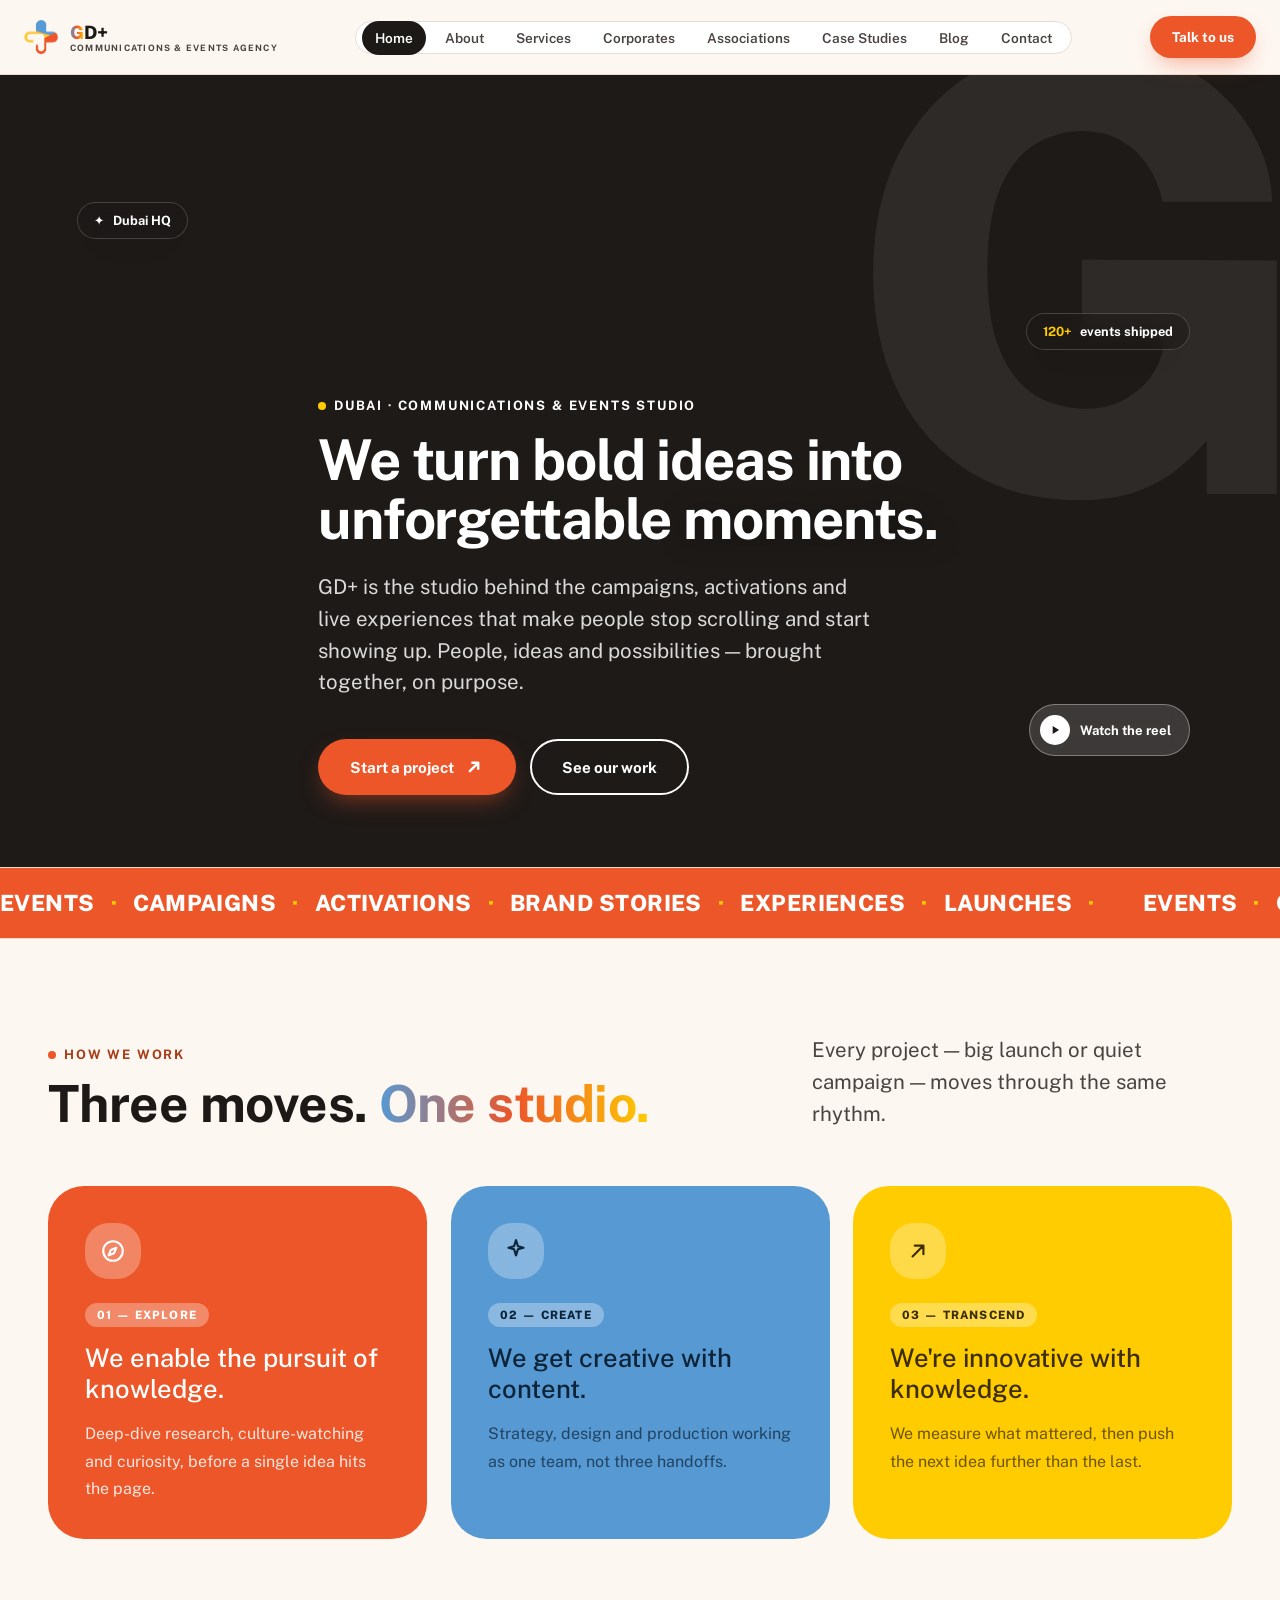
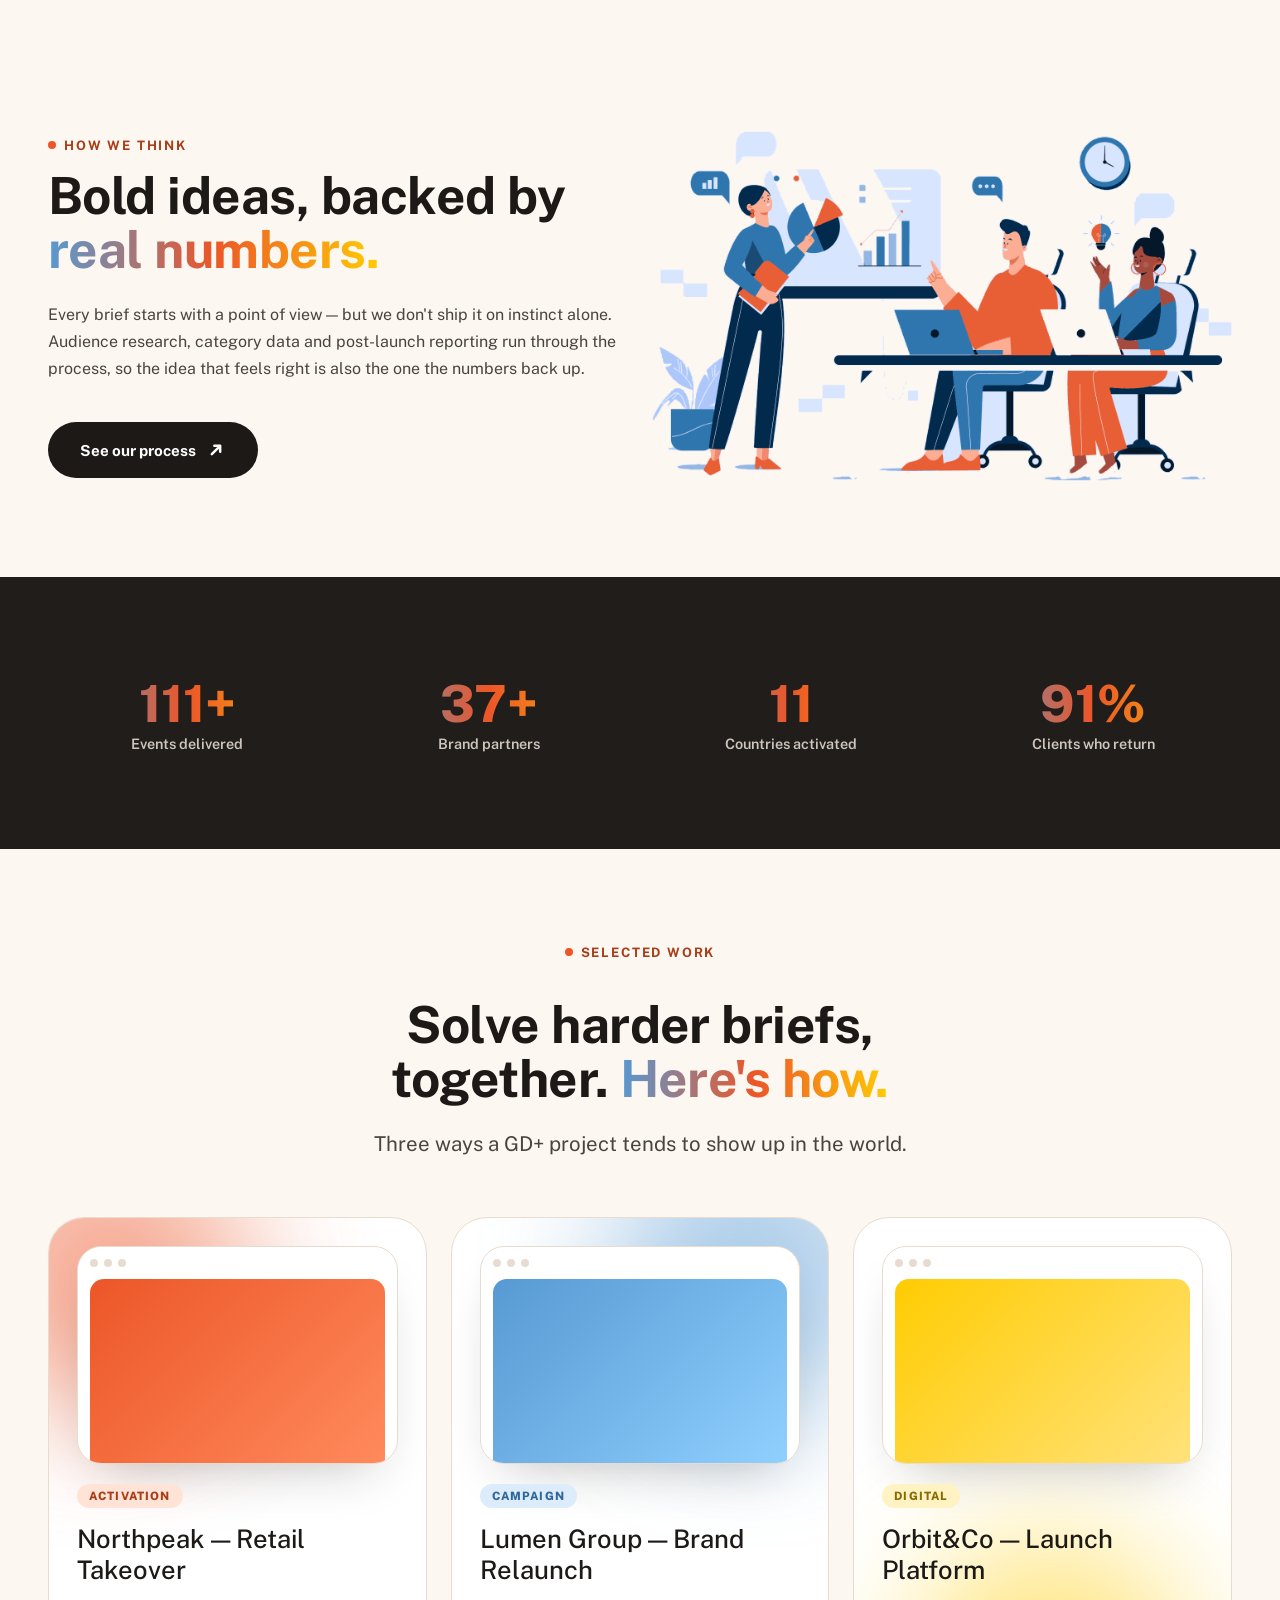
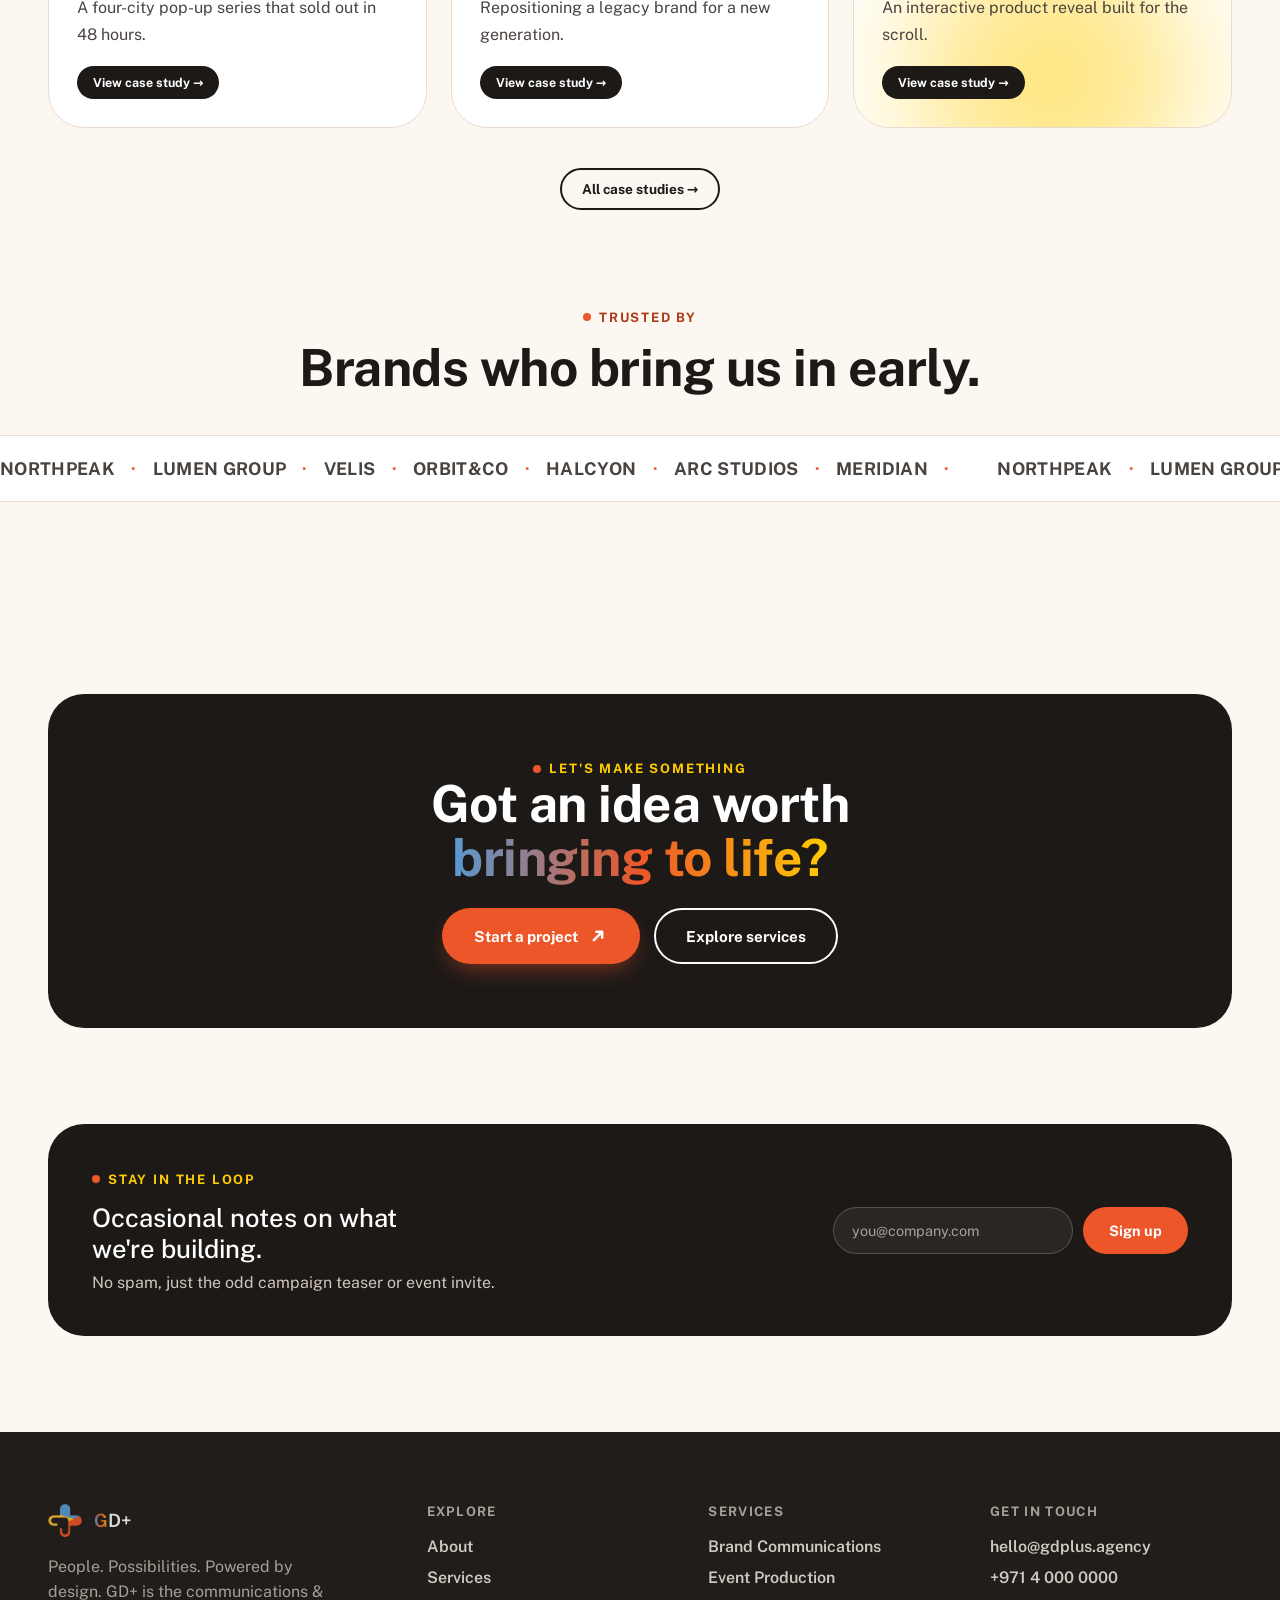
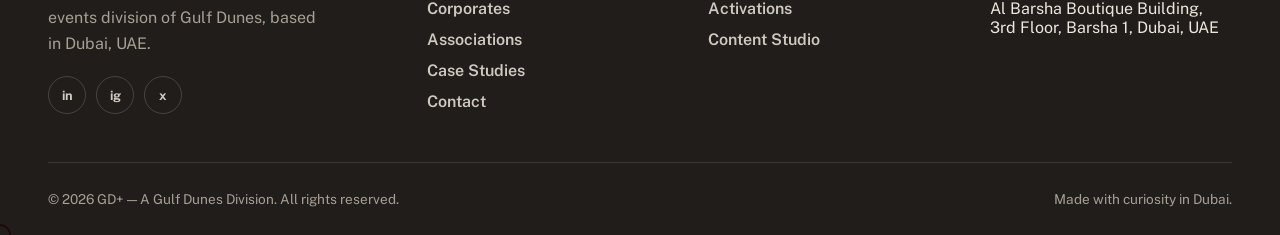
<file: index.html>
<!doctype html>
<html lang="en">
<head>
<meta charset="UTF-8">
<meta name="viewport" content="width=device-width, initial-scale=1.0">
<title>GD+ — Communications & Events Agency</title>
<meta name="description" content="GD+ is a Dubai-based communications & events studio turning bold ideas into unforgettable experiences.">
<link rel="icon" href="data:image/svg+xml,%3Csvg xmlns='http://www.w3.org/2000/svg' viewBox='0 0 100 100'%3E%3Crect width='100' height='100' rx='24' fill='%23ec5628'/%3E%3Crect x='38' y='14' width='24' height='72' rx='12' fill='white'/%3E%3Crect x='14' y='38' width='72' height='24' rx='12' fill='white'/%3E%3C/svg%3E">
<style>
/* ==========================================================================
   GD+ — Communications & Events Agency
   Design tokens derived from brand guidelines:
   Primary #ec5628 · Secondary #5799d2 · Tertiary #ffcc02
   Type: Public Sans · Material 3–inspired shape language, playful energy
   ========================================================================== */

@import url('https://fonts.googleapis.com/css2?family=Public+Sans:ital,wght@0,400;0,500;0,600;0,700;0,800;1,600&display=swap');

:root{
  /* brand */
  --c-primary: #ec5628;
  --c-primary-ink: #a83c17;
  --c-primary-light: #ffe3d6;
  --c-secondary: #5799d2;
  --c-secondary-ink: #2f6699;
  --c-secondary-light: #dcecfa;
  --c-tertiary: #ffcc02;
  --c-tertiary-ink: #8a6a00;
  --c-tertiary-light: #fff3c4;

  /* neutrals */
  --c-ink: #1c1917;
  --c-ink-soft: #4a4441;
  --c-paper: #fdf7f2;
  --c-paper-alt: #ffffff;
  --c-surface: #f5ece4;
  --c-line: #e8dcd1;
  --c-dark: #201d1a;
  --c-dark-surface: #2b2622;

  /* shape */
  --r-sm: 14px;
  --r-md: 24px;
  --r-lg: 36px;
  --r-pill: 999px;

  /* motion */
  --ease: cubic-bezier(.22,1,.36,1);

  /* type */
  --font: 'Public Sans', system-ui, sans-serif;
}

*,*::before,*::after{ box-sizing:border-box; }
html{ scroll-behavior:smooth; overflow-x:hidden; }
body{
  margin:0;
  font-family:var(--font);
  background:var(--c-paper);
  color:var(--c-ink);
  -webkit-font-smoothing:antialiased;
  overflow-x:hidden;
}
img,svg{ display:block; max-width:100%; }
a{ color:inherit; text-decoration:none; }
ul{ margin:0; padding:0; list-style:none; }
button{ font-family:inherit; cursor:pointer; }
h1,h2,h3,h4,p{ margin:0; }

.container{
  width:100%;
  max-width:1600px;
  margin:0 auto;
  padding:0 48px;
}
@media (max-width:760px){
  .container{ padding:0 24px; }
}
section{ position:relative; }

::selection{ background:var(--c-tertiary); color:var(--c-ink); }

/* ---------- type scale ---------- */
.eyebrow{
  display:inline-flex;
  align-items:center;
  gap:8px;
  font-size:13px;
  font-weight:700;
  letter-spacing:.14em;
  text-transform:uppercase;
  color:var(--c-primary-ink);
}
.eyebrow::before{
  content:'';
  width:8px;height:8px;
  border-radius:50%;
  background:var(--c-primary);
}
h1, .h1{
  font-size:clamp(2.8rem, 7vw, 7.5rem);
  font-weight:700;
  line-height:1;
  letter-spacing:-.02em;
}
.subtitle{
  font-size:clamp(2.2rem, 5.6vw, 6rem);
  font-weight:600;
  line-height:1.04;
  letter-spacing:-.01em;
}
h2, .h2{
  font-size:clamp(2rem, 4vw, 4rem);
  font-weight:700;
  line-height:1.05;
  letter-spacing:-.01em;
}
.subheading{
  font-size:clamp(1.5rem, 2.8vw, 2.625rem);
  font-weight:500;
  line-height:1.15;
}
h3, .h3{
  font-size:clamp(1.3rem, 2vw, 1.75rem);
  font-weight:500;
  line-height:1.2;
}
.lede{
  font-size:clamp(1.05rem, 1.6vw, 1.3125rem);
  line-height:1.55;
  color:var(--c-ink-soft);
  font-weight:400;
}
.body-text{ font-size:1rem; line-height:1.7; color:var(--c-ink-soft); font-weight:400; }
.caption{ font-size:1rem; line-height:1.5; color:var(--c-ink-soft); font-weight:400; }

/* ---------- buttons ---------- */
.btn{
  position:relative;
  display:inline-flex;
  align-items:center;
  gap:10px;
  padding:16px 30px;
  border-radius:var(--r-pill);
  font-weight:700;
  font-size:.95rem;
  border:2px solid transparent;
  transition:transform .35s var(--ease), box-shadow .35s var(--ease), background .25s, color .25s, border-color .25s;
  white-space:nowrap;
}
.btn-primary{
  background:var(--c-primary);
  color:#fff;
  box-shadow:0 10px 24px -8px rgba(236,86,40,.55);
}
.btn-primary:hover{ box-shadow:0 16px 34px -8px rgba(236,86,40,.65); transform:translateY(-2px); }
.btn-dark{
  background:var(--c-ink);
  color:#fff;
}
.btn-dark:hover{ background:var(--c-primary); transform:translateY(-2px); }
.btn-ghost{
  background:transparent;
  border-color:currentColor;
  color:var(--c-ink);
}
.btn-ghost:hover{ background:var(--c-ink); color:#fff; }
.btn-ghost.on-dark{ color:#fff; }
.btn-ghost.on-dark:hover{ background:#fff; color:var(--c-ink); }
.btn-arrow{
  display:inline-flex;
  width:20px; height:20px;
  transition:transform .35s var(--ease);
}
.btn:hover .btn-arrow{ transform:translateX(4px); }
.btn-sm{ padding:11px 20px; font-size:.85rem; }

/* ---------- header / nav ---------- */
.gdplus-header{
  position:sticky;
  top:0;
  left:0;
  width:100vw;
  margin-left:calc(50% - 50vw);
  z-index:100;
  background:rgba(253,247,242,.82);
  backdrop-filter:blur(14px) saturate(1.4);
  border-bottom:1px solid var(--c-line);
}
/* Full-bleed breakout: keeps these edge-to-edge even if a host page
   (e.g. a CMS embed) nests them inside a width-constrained container. */
.gdplus-footer,
.marquee,
.hero,
.section.on-dark,
.section.on-surface{
  width:100vw;
  margin-left:calc(50% - 50vw);
}
.nav{
  display:flex;
  align-items:center;
  justify-content:space-between;
  padding:16px 24px;
}
.brand{
  display:flex;
  align-items:center;
  gap:12px;
  font-weight:800;
  font-size:1.15rem;
  letter-spacing:-.01em;
}
.brand small{
  display:block;
  font-size:.55rem;
  font-weight:700;
  letter-spacing:.14em;
  color:var(--c-ink-soft);
  text-transform:uppercase;
}
.logo-mark{
  width:34px; height:34px;
  flex:none;
  display:block;
  object-fit:contain;
}

.nav-links{
  display:flex;
  align-items:center;
  gap:6px;
  padding:6px;
  background:var(--c-paper-alt);
  border-radius:var(--r-pill);
  border:1px solid var(--c-line);
}
.nav-links a{
  padding:9px 13px;
  border-radius:var(--r-pill);
  font-weight:600;
  font-size:.85rem;
  color:var(--c-ink-soft);
  white-space:nowrap;
  transition:background .25s, color .25s;
}
.nav-links a:hover{ background:var(--c-surface); color:var(--c-ink); }
.nav-links a.active{ background:var(--c-ink); color:#fff; }

.nav-actions{ display:flex; align-items:center; gap:12px; }
.nav-toggle{
  display:none;
  width:44px; height:44px;
  border-radius:var(--r-pill);
  border:1px solid var(--c-line);
  background:var(--c-paper-alt);
  align-items:center;
  justify-content:center;
  flex-direction:column;
  gap:5px;
}
.nav-toggle span{ width:18px; height:2px; background:var(--c-ink); border-radius:2px; transition:transform .3s, opacity .3s; }
.nav-toggle.is-open span:nth-child(1){ transform:translateY(7px) rotate(45deg); }
.nav-toggle.is-open span:nth-child(2){ opacity:0; }
.nav-toggle.is-open span:nth-child(3){ transform:translateY(-7px) rotate(-45deg); }

@media (max-width:1180px){
  .nav-links{
    position:fixed;
    inset:78px 16px auto 16px;
    flex-direction:column;
    align-items:stretch;
    padding:12px;
    gap:4px;
    box-shadow:0 24px 50px -20px rgba(28,25,23,.3);
    transform:translateY(-12px);
    opacity:0;
    pointer-events:none;
    transition:transform .3s var(--ease), opacity .3s var(--ease);
  }
  .nav-links.is-open{ transform:translateY(0); opacity:1; pointer-events:auto; }
  .nav-links a{ text-align:center; padding:14px; }
  .nav-toggle{ display:flex; }
  .nav-actions .btn-sm{ display:none; }
}

/* ---------- decorative floating plus marks ---------- */
.floater{
  position:absolute;
  z-index:0;
  opacity:.5;
  filter:blur(.3px);
  animation:floaty 9s ease-in-out infinite;
}
.floater::before,.floater::after{
  content:'';
  position:absolute;
  border-radius:var(--r-pill);
}
.floater.f-orange::before,.floater.f-orange::after{ background:var(--c-primary); }
.floater.f-blue::before,.floater.f-blue::after{ background:var(--c-secondary); }
.floater.f-gold::before,.floater.f-gold::after{ background:var(--c-tertiary); }
.floater::before{ left:38%; right:38%; top:0; bottom:0; }
.floater::after{ top:38%; bottom:38%; left:0; right:0; }
@keyframes floaty{
  0%,100%{ transform:translate(0,0) rotate(0deg); }
  50%{ transform:translate(-14px,18px) rotate(18deg); }
}

/* ---------- hero ---------- */
.hero{
  padding:64px 0 96px;
  overflow:hidden;
}
.hero-watermark{
  position:absolute;
  font-weight:800;
  font-size:min(48vw, 620px);
  line-height:1;
  color:var(--c-ink);
  opacity:.035;
  z-index:0;
  top:-14%;
  right:-3%;
  pointer-events:none;
  user-select:none;
}
.hero-inner{
  display:grid;
  gap:32px;
  position:relative;
  z-index:1;
}
.hero-rotator{
  display:inline-grid;
}
.hero-rotator span{
  grid-area:1/1;
  opacity:0;
  transform:translateY(14px);
  transition:opacity .5s var(--ease), transform .5s var(--ease);
  background:linear-gradient(90deg, var(--c-secondary), var(--c-primary), var(--c-tertiary));
  -webkit-background-clip:text;
  background-clip:text;
  color:transparent;
}
.hero-rotator span.is-active{ opacity:1; transform:translateY(0); }

.hero-scene{
  position:relative;
  width:100%;
  aspect-ratio:1/1;
  max-width:420px;
  margin:0 auto;
}
.hero-blob{
  position:absolute;
  inset:6%;
  border-radius:38% 62% 60% 40% / 45% 40% 60% 55%;
  background:linear-gradient(135deg, var(--c-secondary), var(--c-primary) 60%, var(--c-tertiary));
  animation:blobbing 10s ease-in-out infinite;
}
@keyframes blobbing{
  0%,100%{ border-radius:38% 62% 60% 40% / 45% 40% 60% 55%; transform:rotate(0deg) scale(1); }
  33%{ border-radius:55% 45% 40% 60% / 60% 55% 45% 40%; transform:rotate(8deg) scale(1.03); }
  66%{ border-radius:45% 55% 55% 45% / 40% 60% 40% 60%; transform:rotate(-6deg) scale(.98); }
}
.hero-illustration{
  position:absolute;
  inset:9%;
  filter:drop-shadow(0 16px 30px rgba(28,25,23,.25));
}
.hero-illustration svg{ width:100%; height:100%; }
.hero-illustration .spotlight{ animation:spotlightPulse 5s ease-in-out infinite; transform-origin:center top; }
.hero-illustration .confetti-bit{ animation:confettiDrift 3.6s ease-in-out infinite; transform-box:fill-box; transform-origin:center; }
.hero-illustration .confetti-bit:nth-child(2n){ animation-delay:-1.1s; }
.hero-illustration .confetti-bit:nth-child(3n){ animation-delay:-2.3s; }
@keyframes spotlightPulse{ 0%,100%{ opacity:.1; } 50%{ opacity:.22; } }
@keyframes confettiDrift{
  0%,100%{ transform:translateY(0) rotate(0deg); }
  50%{ transform:translateY(-6px) rotate(14deg); }
}

/* ---------- hero: full-bleed video header ---------- */
.hero--video{
  min-height:88vh;
  display:flex;
  align-items:flex-end;
  padding:64px 0 72px;
  color:#fff;
}
.hero-media{
  position:absolute;
  inset:0;
  z-index:0;
  overflow:hidden;
  background:var(--c-dark);
}
.hero-video{
  position:absolute; inset:0;
  width:100%; height:100%;
  object-fit:cover;
  z-index:2;
}
.hero-yt-wrap{
  position:absolute; inset:0;
  z-index:2;
  overflow:hidden;
  pointer-events:none;
  background:var(--c-dark);
}
.hero-yt-wrap iframe{
  position:absolute; top:50%; left:50%;
  width:177.78vh; height:100vh;
  min-width:100%; min-height:56.25vw;
  transform:translate(-50%,-50%);
  border:0;
}
.hero-fallback-bg{
  position:absolute; inset:-10%;
  background:linear-gradient(135deg, var(--c-secondary), var(--c-primary) 55%, var(--c-tertiary));
  background-size:220% 220%;
  animation:heroGradientDrift 16s ease-in-out infinite;
  z-index:1;
}
@keyframes heroGradientDrift{
  0%,100%{ background-position:0% 30%; }
  50%{ background-position:100% 70%; }
}
.hero-fallback-scene{
  position:absolute;
  inset:-6%;
  opacity:.14;
  mix-blend-mode:soft-light;
  z-index:1;
}
.hero-fallback-scene svg{ width:100%; height:100%; }
.hero-scrim{
  position:absolute; inset:0;
  background:rgba(28,25,23,.5);
  z-index:3;
}
.hero--video .hero-inner{
  position:relative;
  z-index:1;
  display:block;
  max-width:740px;
}
.hero--video .eyebrow{ color:#fff; }
.hero--video .eyebrow::before{ background:var(--c-tertiary); }
.hero--video h1{ color:#fff; font-size:clamp(2.6rem, 4.4vw, 4.5rem); line-height:1.05; }
.hero--video .lede{ color:rgba(255,255,255,.84); }
.hero--video .sticker{
  background:rgba(28,25,23,.5);
  border-color:rgba(255,255,255,.18);
  color:#fff;
  backdrop-filter:blur(10px);
  z-index:1;
}
.hero--video .sticker b{ color:var(--c-tertiary); }
.hero-watermark.on-video{ opacity:.07; color:#fff; }
.hero--video .hero-rotator span{
  background:none;
  -webkit-text-fill-color:#fff;
  color:#fff;
  text-shadow:0 4px 24px rgba(0,0,0,.35);
}
.hero-play{
  position:absolute;
  z-index:1;
  display:inline-flex;
  align-items:center;
  gap:10px;
  background:rgba(255,255,255,.14);
  border:1px solid rgba(255,255,255,.35);
  color:#fff;
  text-decoration:none;
  padding:10px 18px 10px 10px;
  border-radius:var(--r-pill);
  font-weight:700;
  font-size:.82rem;
  backdrop-filter:blur(10px);
  cursor:pointer;
  transition:background .2s ease, border-color .2s ease;
}
.hero-play:hover{
  background:rgba(255,255,255,.24);
  border-color:rgba(255,255,255,.5);
}
.hero-play .dot{
  width:30px; height:30px; border-radius:50%;
  background:#fff; color:var(--c-ink);
  display:flex; align-items:center; justify-content:center;
  flex:none;
}
@media (max-width:760px){
  .hero--video{ min-height:78vh; align-items:center; }
  .hero-play{ display:none; }
}

@media (min-width:860px){
  .hero-inner{ grid-template-columns:1.1fr .9fr; align-items:center; }
}

/* ---------- marquee ---------- */
.marquee{
  border-top:1px solid var(--c-line);
  border-bottom:1px solid var(--c-line);
  background:var(--c-primary);
  padding:22px 0;
  overflow:hidden;
}
.marquee-track{
  display:flex;
  width:max-content;
  gap:48px;
  animation:marquee 26s linear infinite;
}
.marquee:hover .marquee-track{ animation-play-state:paused; }
.marquee-track span{
  font-size:1.4rem;
  font-weight:800;
  color:#fff;
  white-space:nowrap;
  display:flex;
  align-items:center;
  gap:16px;
  text-transform:uppercase;
  letter-spacing:.02em;
}
.marquee-track span em{
  font-style:normal;
  color:var(--c-tertiary);
}
@keyframes marquee{
  from{ transform:translateX(0); }
  to{ transform:translateX(-50%); }
}
.marquee.light{ background:var(--c-paper-alt); }
.marquee.light .marquee-track span{ color:var(--c-ink-soft); font-size:1.1rem; font-weight:700; }
.marquee.light .marquee-track span em{ color:var(--c-primary); }

/* ---------- sections ---------- */
.section{ padding:96px 0; }
.section-head{
  display:flex;
  flex-wrap:wrap;
  justify-content:space-between;
  align-items:flex-end;
  gap:24px;
  margin-bottom:56px;
}
.section-head h2{ margin-top:14px; max-width:640px; }
.section-head .lede{ max-width:420px; }
.section.on-dark{ background:var(--c-dark); color:#fff; }
.section.on-dark .lede{ color:#cfc6bd; }
.section.on-surface{ background:var(--c-surface); }

/* ---------- pillar / feature cards ---------- */
.grid-3{ display:grid; gap:24px; grid-template-columns:repeat(3,1fr); }
.grid-2{ display:grid; gap:24px; grid-template-columns:repeat(auto-fit,minmax(320px,1fr)); }
@media (max-width:900px){
  .grid-3{ grid-template-columns:1fr; }
}

.card{
  background:var(--c-paper-alt);
  border:1px solid var(--c-line);
  border-radius:var(--r-lg);
  padding:36px;
  transition:transform .4s var(--ease), box-shadow .4s var(--ease), border-color .4s;
  will-change:transform;
}
.card:hover{
  box-shadow:0 30px 60px -30px rgba(28,25,23,.35);
  border-color:transparent;
}
.card-icon{
  width:56px; height:56px;
  border-radius:var(--r-md);
  display:flex; align-items:center; justify-content:center;
  margin-bottom:24px;
  font-size:1.5rem;
}
.card-icon.orange{ background:var(--c-primary-light); color:var(--c-primary-ink); }
.card-icon.blue{ background:var(--c-secondary-light); color:var(--c-secondary-ink); }
.card-icon.gold{ background:var(--c-tertiary-light); color:var(--c-tertiary-ink); }
.card h3{ margin-bottom:12px; }
.card-tag{
  display:inline-block;
  font-size:.72rem;
  font-weight:800;
  letter-spacing:.1em;
  text-transform:uppercase;
  padding:5px 12px;
  border-radius:var(--r-pill);
  margin-bottom:16px;
}
.card-tag.orange{ background:var(--c-primary-light); color:var(--c-primary-ink); }
.card-tag.blue{ background:var(--c-secondary-light); color:var(--c-secondary-ink); }
.card-tag.gold{ background:var(--c-tertiary-light); color:var(--c-tertiary-ink); }

/* ---------- flat colour "block" cards (Miro-style) ---------- */
.card.tone-orange{ background:var(--c-primary); border-color:transparent; color:#fff; }
.card.tone-blue{ background:var(--c-secondary); border-color:transparent; color:#0c2338; }
.card.tone-gold{ background:var(--c-tertiary); border-color:transparent; color:#3d2e00; }
.card.tone-orange .body-text{ color:rgba(255,255,255,.85); }
.card.tone-blue .body-text{ color:rgba(12,35,56,.72); }
.card.tone-gold .body-text{ color:rgba(61,46,0,.75); }
.card.tone-orange .card-icon,
.card.tone-blue .card-icon,
.card.tone-gold .card-icon{ background:rgba(255,255,255,.28); color:inherit; }
.card.tone-orange .card-tag,
.card.tone-blue .card-tag,
.card.tone-gold .card-tag{ background:rgba(255,255,255,.3); color:inherit; }

/* ---------- stats ---------- */
.stats{
  display:grid;
  gap:24px;
  grid-template-columns:repeat(4,1fr);
  text-align:center;
}
@media (max-width:760px){
  .stats{ grid-template-columns:repeat(2,1fr); gap:32px 24px; }
}
.stat b{
  display:block;
  font-size:clamp(2.2rem,4vw,3.4rem);
  font-weight:800;
  background:linear-gradient(90deg, var(--c-secondary), var(--c-primary), var(--c-tertiary));
  -webkit-background-clip:text;
  background-clip:text;
  color:transparent;
}
.stat span{ font-weight:600; color:var(--c-ink-soft); font-size:.9rem; }
.on-dark .stat span{ color:#cfc6bd; }

/* ---------- process ---------- */
.process{
  display:grid;
  gap:20px;
  grid-template-columns:repeat(auto-fit,minmax(220px,1fr));
  counter-reset:step;
}
.process-step{
  position:relative;
  padding:32px 26px;
  border-radius:var(--r-lg);
  background:var(--c-paper-alt);
  border:1px solid var(--c-line);
}
.process-step::before{
  counter-increment:step;
  content:'0' counter(step);
  font-weight:800;
  font-size:2rem;
  color:var(--c-line);
  display:block;
  margin-bottom:14px;
}

/* ---------- reveal ---------- */
[data-reveal]{
  opacity:0;
  transform:translateY(28px);
  transition:opacity .7s var(--ease), transform .7s var(--ease);
}
[data-reveal].is-visible{ opacity:1; transform:translateY(0); }

/* ---------- CTA banner ---------- */
.cta-banner{
  border-radius:var(--r-lg);
  padding:64px 40px;
  background:var(--c-ink);
  color:#fff;
  text-align:center;
  position:relative;
  overflow:hidden;
}
.cta-banner h2{ max-width:640px; margin:0 auto 24px; }
.cta-banner .btn-row{ display:flex; gap:14px; justify-content:center; flex-wrap:wrap; margin-top:12px; }

/* ---------- footer ---------- */
.gdplus-footer{
  background:var(--c-dark);
  color:#efe7de;
  padding:72px 0 28px;
}
.footer-grid{
  display:grid;
  gap:40px;
  grid-template-columns:1.4fr repeat(3,1fr);
  padding-bottom:48px;
  border-bottom:1px solid rgba(255,255,255,.12);
}
.footer-grid h4{ font-size:.82rem; letter-spacing:.1em; text-transform:uppercase; color:#a89f95; margin-bottom:18px; }
.footer-grid ul{ display:grid; gap:12px; }
.footer-grid a{ font-weight:600; color:#efe7de; opacity:.85; transition:opacity .2s, color .2s; }
.footer-grid a:hover{ opacity:1; color:var(--c-tertiary); }
.footer-bottom{
  display:flex;
  justify-content:space-between;
  flex-wrap:wrap;
  gap:12px;
  padding-top:28px;
  font-size:.85rem;
  color:#a89f95;
}
.footer-brand p{ margin-top:16px; max-width:280px; color:#a89f95; line-height:1.6; }
.footer-social{ display:flex; gap:10px; margin-top:20px; }
.footer-social a{
  width:38px;height:38px;
  border-radius:var(--r-pill);
  border:1px solid rgba(255,255,255,.2);
  display:flex; align-items:center; justify-content:center;
  font-size:.8rem; font-weight:700;
}
.footer-social a:hover{ background:var(--c-primary); border-color:var(--c-primary); color:#fff; }

@media (max-width:760px){
  .footer-grid{ grid-template-columns:1fr 1fr; }
}

/* ---------- page hero (inner pages) ---------- */
.page-hero{
  padding:56px 0 72px;
  position:relative;
  overflow:hidden;
}
.crumbs{
  display:flex; align-items:center; gap:8px;
  font-size:.85rem; font-weight:600; color:var(--c-ink-soft);
  margin-bottom:18px;
}
.crumbs em{ font-style:normal; color:var(--c-primary); }

/* ---------- filter chips (case studies) ---------- */
.chip-row{ display:flex; flex-wrap:wrap; gap:10px; margin-bottom:40px; }
.chip{
  padding:11px 20px;
  border-radius:var(--r-pill);
  border:1px solid var(--c-line);
  background:var(--c-paper-alt);
  font-weight:700;
  font-size:.85rem;
  transition:background .25s, color .25s, border-color .25s;
}
.chip.is-active, .chip:hover{ background:var(--c-ink); color:#fff; border-color:var(--c-ink); }

/* ---------- case study cards ---------- */
.case-card{
  border-radius:var(--r-lg);
  overflow:hidden;
  background:var(--c-paper-alt);
  border:1px solid var(--c-line);
  transition:transform .4s var(--ease), box-shadow .4s var(--ease);
  display:block;
}
.case-card:hover{ transform:translateY(-6px); box-shadow:0 30px 60px -28px rgba(28,25,23,.35); }
.case-thumb{
  aspect-ratio:4/3;
  position:relative;
  display:flex;
  align-items:flex-end;
  padding:22px;
  overflow:hidden;
}
.case-thumb::after{
  content:'';
  position:absolute; inset:0;
  background:radial-gradient(circle at 30% 20%, rgba(255,255,255,.35), transparent 55%);
}
.case-thumb span{
  position:relative;
  z-index:1;
  color:#fff;
  font-weight:800;
  font-size:.75rem;
  text-transform:uppercase;
  letter-spacing:.1em;
  background:rgba(28,25,23,.35);
  padding:6px 14px;
  border-radius:var(--r-pill);
  backdrop-filter:blur(6px);
}
.case-body{ padding:24px; }
.case-body .h3{ margin-bottom:8px; }
.case-meta{ display:flex; justify-content:space-between; margin-top:16px; font-size:.85rem; color:var(--c-ink-soft); font-weight:600; }

.grad-1{ background:linear-gradient(135deg,var(--c-primary),#ff8a5c); }
.grad-2{ background:linear-gradient(135deg,var(--c-secondary),#8fd0ff); }
.grad-3{ background:linear-gradient(135deg,var(--c-tertiary),#ffe27a); }
.grad-4{ background:linear-gradient(135deg,var(--c-ink),#5c534a); }
.grad-5{ background:linear-gradient(135deg,var(--c-secondary),var(--c-primary)); }
.grad-6{ background:linear-gradient(135deg,var(--c-primary),var(--c-tertiary)); }

/* ---------- team (flat-colour photo-block cards, Miro-inspired) ---------- */
.team-card{ text-align:left; }
.team-photo{
  position:relative;
  aspect-ratio:1/1;
  border-radius:var(--r-lg);
  overflow:hidden;
  margin-bottom:20px;
  display:flex;
  align-items:flex-end;
  justify-content:center;
}
.team-photo svg{
  width:78%;
  height:92%;
  position:relative;
  top:8%;
}
.team-photo.tone-gold{ background:var(--c-tertiary); }
.team-photo.tone-gold svg{ color:rgba(61,46,0,.55); }
.team-photo.tone-orange{ background:var(--c-primary); }
.team-photo.tone-orange svg{ color:rgba(255,255,255,.5); }
.team-photo.tone-blue{ background:var(--c-secondary); }
.team-photo.tone-blue svg{ color:rgba(11,33,56,.4); }
.team-photo.tone-orange-light{ background:var(--c-primary-light); }
.team-photo.tone-orange-light svg{ color:rgba(168,60,23,.4); }
.team-photo.tone-blue-light{ background:var(--c-secondary-light); }
.team-photo.tone-blue-light svg{ color:rgba(47,102,153,.4); }
.team-photo.tone-gold-light{ background:var(--c-tertiary-light); }
.team-photo.tone-gold-light svg{ color:rgba(138,106,0,.4); }
.team-card h3{ margin-bottom:2px; }
.team-card p{ color:var(--c-ink-soft); font-size:.9rem; }

/* ---------- values ---------- */
.value-row{
  display:flex;
  gap:20px;
  padding:26px 0;
  border-top:1px solid var(--c-line);
  align-items:flex-start;
}
.value-row:last-child{ border-bottom:1px solid var(--c-line); }
.value-num{ font-weight:800; font-size:1.4rem; color:var(--c-line); flex:none; width:60px; }

/* ---------- services list ---------- */
.service-row{
  display:grid;
  grid-template-columns:auto 1fr auto;
  gap:24px;
  align-items:center;
  padding:32px 0;
  border-top:1px solid var(--c-line);
  transition:padding .3s var(--ease);
}
.service-row:last-child{ border-bottom:1px solid var(--c-line); }
.service-row:hover{ padding-left:12px; }
.service-num{ font-weight:800; font-size:1.1rem; color:var(--c-ink-soft); }
.service-arrow{
  width:44px;height:44px;
  border-radius:var(--r-pill);
  border:1px solid var(--c-line);
  display:flex; align-items:center; justify-content:center;
  transition:background .3s, transform .3s var(--ease), border-color .3s;
}
.service-row:hover .service-arrow{ background:var(--c-primary); border-color:var(--c-primary); color:#fff; transform:rotate(45deg); }

/* ---------- contact ---------- */
.contact-grid{
  display:grid;
  gap:40px;
}
@media (min-width:900px){
  .contact-grid{ grid-template-columns:1fr 1fr; }
}
.field{ margin-bottom:18px; }
.field label{ display:block; font-weight:700; font-size:.85rem; margin-bottom:8px; }
.field input, .field textarea, .field select{
  width:100%;
  padding:15px 18px;
  border-radius:var(--r-sm);
  border:1.5px solid var(--c-line);
  background:var(--c-paper-alt);
  font-family:inherit;
  font-size:.95rem;
  color:var(--c-ink);
  transition:border-color .25s, box-shadow .25s;
}
.field input:focus, .field textarea:focus, .field select:focus{
  outline:none;
  border-color:var(--c-primary);
  box-shadow:0 0 0 4px var(--c-primary-light);
}
.field textarea{ resize:vertical; min-height:130px; }
.contact-info-card{
  background:var(--c-ink);
  color:#fff;
  border-radius:var(--r-lg);
  padding:40px;
}
.contact-info-card .info-row{ display:flex; gap:16px; padding:18px 0; border-top:1px solid rgba(255,255,255,.12); }
.contact-info-card .info-row:first-of-type{ border-top:none; }
.info-icon{
  width:42px;height:42px; flex:none;
  border-radius:var(--r-md);
  background:rgba(255,255,255,.1);
  display:flex; align-items:center; justify-content:center;
}
.form-success{
  display:none;
  border-radius:var(--r-lg);
  padding:40px;
  background:var(--c-tertiary-light);
  text-align:center;
}
.form-success.is-visible{ display:block; }
.form-success .mini-mark{ margin:0 auto 18px; }

/* small helper */
.mini-mark{ position:relative; width:28px; height:28px; }
.mini-mark::before,.mini-mark::after{ content:''; position:absolute; border-radius:var(--r-pill); background:var(--c-primary); }
.mini-mark::before{ left:38%; right:38%; top:0; bottom:0; }
.mini-mark::after{ top:38%; bottom:38%; left:0; right:0; }

/* ---------- idle contact popup ---------- */
.idle-popup-backdrop{
  position:fixed;
  inset:0;
  z-index:9990;
  background:rgba(28,25,23,.5);
  backdrop-filter:blur(4px);
  display:flex;
  align-items:center;
  justify-content:center;
  padding:24px;
  opacity:0;
  pointer-events:none;
  transition:opacity .35s var(--ease);
}
.idle-popup-backdrop.is-visible{ opacity:1; pointer-events:auto; }
.idle-popup{
  position:relative;
  width:100%;
  max-width:440px;
  max-height:90vh;
  overflow-y:auto;
  background:var(--c-paper-alt);
  border-radius:var(--r-lg);
  padding:44px;
  box-shadow:0 40px 90px -30px rgba(28,25,23,.5);
  opacity:0;
  transform:translateY(24px) scale(.92) rotate(-1deg);
}
.idle-popup-backdrop.is-visible .idle-popup{
  animation:idlePopIn .6s cubic-bezier(.34,1.56,.64,1) forwards;
}
@keyframes idlePopIn{
  0%{ opacity:0; transform:translateY(24px) scale(.92) rotate(-1deg); }
  60%{ opacity:1; transform:translateY(-6px) scale(1.02) rotate(.5deg); }
  100%{ opacity:1; transform:translateY(0) scale(1) rotate(0deg); }
}
.idle-popup-close{
  position:absolute;
  top:18px; right:18px;
  width:36px; height:36px;
  border-radius:50%;
  border:1px solid var(--c-line);
  background:var(--c-paper-alt);
  display:flex;
  align-items:center;
  justify-content:center;
  color:var(--c-ink);
  transition:background .25s, transform .35s var(--ease), border-color .25s;
}
.idle-popup-close:hover{ background:var(--c-ink); border-color:var(--c-ink); color:#fff; transform:rotate(90deg); }
.idle-popup .field{ margin-bottom:16px; }
.idle-popup .field textarea{ resize:vertical; }
.idle-popup .form-success{ padding:20px 0; background:transparent; }

/* ---------- custom cursor ---------- */
.cursor-dot{
  position:fixed;
  z-index:9999;
  width:22px;height:22px;
  border-radius:var(--r-pill);
  border:2px solid var(--c-primary);
  pointer-events:none;
  transform:translate(-50%,-50%);
  transition:width .2s var(--ease), height .2s var(--ease), background .2s;
  mix-blend-mode:multiply;
}
.cursor-dot.is-active{ background:var(--c-primary); width:38px; height:38px; }
@media (pointer:coarse){ .cursor-dot{ display:none; } }

/* ---------- confetti ---------- */
.confetti-piece{
  position:fixed;
  z-index:9998;
  width:8px; height:14px;
  top:50%; left:50%;
  pointer-events:none;
  border-radius:2px;
}

/* ---------- glow preview cards ---------- */
.glow-card{
  position:relative;
  padding:28px;
  border-radius:var(--r-lg);
  background:var(--c-paper-alt);
  border:1px solid var(--c-line);
  overflow:hidden;
}
.glow-card::before{
  content:'';
  position:absolute;
  width:280px;height:280px;
  border-radius:50%;
  filter:blur(64px);
  opacity:.5;
  z-index:0;
}
.glow-card.glow-orange::before{ background:var(--c-primary); top:-80px; left:-80px; }
.glow-card.glow-blue::before{ background:var(--c-secondary); top:-80px; right:-60px; }
.glow-card.glow-gold::before{ background:var(--c-tertiary); bottom:-90px; left:15%; }
.glow-frame{
  position:relative;
  z-index:1;
  border-radius:var(--r-md);
  background:var(--c-paper-alt);
  border:1px solid var(--c-line);
  padding:12px 12px 0;
  box-shadow:0 24px 50px -26px rgba(28,25,23,.3);
  margin-bottom:20px;
  overflow:hidden;
}
.glow-frame-dots{ display:flex; gap:6px; padding-bottom:12px; }
.glow-frame-dots span{ width:8px;height:8px;border-radius:50%; background:var(--c-line); }
.glow-frame-body{
  border-radius:var(--r-sm) var(--r-sm) 0 0;
  aspect-ratio:16/10;
  display:flex; align-items:center; justify-content:center;
}
.glow-card-body{ position:relative; z-index:1; }
.glow-card h3{ margin-bottom:8px; }

/* ---------- mini pill button (in-card CTA) ---------- */
.btn-mini{
  display:inline-flex;
  align-items:center;
  gap:6px;
  padding:9px 16px;
  border-radius:var(--r-pill);
  background:var(--c-ink);
  color:#fff;
  font-weight:700;
  font-size:.78rem;
  margin-top:18px;
  transition:transform .3s var(--ease), background .25s;
}
.btn-mini:hover{ background:var(--c-primary); transform:translateX(2px); }

/* ---------- floating sticker badges ---------- */
.sticker{
  position:absolute;
  display:inline-flex;
  align-items:center;
  gap:8px;
  padding:10px 16px;
  border-radius:var(--r-pill);
  background:var(--c-paper-alt);
  border:1px solid var(--c-line);
  box-shadow:0 16px 32px -18px rgba(28,25,23,.35);
  font-weight:700;
  font-size:.8rem;
  z-index:2;
  animation:stickerFloat 7s ease-in-out infinite;
  white-space:nowrap;
}
.sticker b{ color:var(--c-primary); }
.sticker.s2{ animation-delay:-2.5s; }
@keyframes stickerFloat{
  0%,100%{ transform:translateY(0) rotate(-2deg); }
  50%{ transform:translateY(-10px) rotate(1deg); }
}
@media (max-width:760px){ .sticker{ display:none; } }

/* ---------- centered section head variant ---------- */
.section-head.center{ flex-direction:column; align-items:center; text-align:center; }
.section-head.center .lede{ max-width:560px; }

/* ---------- newsletter strip ---------- */
.news-strip{
  background:var(--c-ink);
  border-radius:var(--r-lg);
  padding:44px;
  display:flex;
  flex-wrap:wrap;
  gap:24px;
  align-items:center;
  justify-content:space-between;
  color:#fff;
}
.news-strip h3{ max-width:360px; }
.news-strip p{ color:#cfc6bd; margin-top:8px; }
.news-form{ display:flex; gap:10px; flex-wrap:wrap; }
.news-form input{
  padding:14px 18px;
  border-radius:var(--r-pill);
  border:1.5px solid rgba(255,255,255,.2);
  background:rgba(255,255,255,.06);
  color:#fff;
  min-width:240px;
  font-family:inherit;
  font-size:.9rem;
}
.news-form input::placeholder{ color:#a89f95; }
.news-form input:focus{ outline:none; border-color:var(--c-primary); }
.news-form button{
  padding:14px 26px;
  border-radius:var(--r-pill);
  background:var(--c-primary);
  color:#fff;
  font-weight:700;
  border:none;
  font-size:.9rem;
}
.news-form button:hover{ background:#ff6a3c; }
.news-form.is-done span{ font-weight:700; color:var(--c-tertiary); }

/* ---------- blog: post cards ---------- */
.post-card{
  display:block;
  border-radius:var(--r-lg);
  overflow:hidden;
  background:var(--c-paper-alt);
  border:1px solid var(--c-line);
  transition:transform .4s var(--ease), box-shadow .4s var(--ease);
}
.post-card:hover{ transform:translateY(-6px); box-shadow:0 30px 60px -28px rgba(28,25,23,.35); }
.post-thumb{
  aspect-ratio:16/10;
  position:relative;
  display:flex;
  align-items:flex-end;
  padding:20px;
  overflow:hidden;
}
.post-thumb::after{
  content:'';
  position:absolute; inset:0;
  background:radial-gradient(circle at 30% 20%, rgba(255,255,255,.35), transparent 55%);
}
.post-thumb span{
  position:relative; z-index:1;
  color:#fff; font-weight:800; font-size:.72rem;
  text-transform:uppercase; letter-spacing:.1em;
  background:rgba(28,25,23,.35);
  padding:6px 13px; border-radius:var(--r-pill);
  backdrop-filter:blur(6px);
}
.post-body{ padding:22px; }
.post-body h3{ margin-bottom:8px; }
.post-meta{
  display:flex; align-items:center; gap:10px;
  margin-top:16px; font-size:.8rem; color:var(--c-ink-soft); font-weight:600;
}
.post-meta .avatar-sm{
  width:26px; height:26px; border-radius:50%;
  display:flex; align-items:center; justify-content:center;
  color:#fff; font-weight:800; font-size:.68rem; flex:none;
}
.post-card.featured{
  display:grid;
  grid-template-columns:1.1fr .9fr;
  align-items:stretch;
}
.post-card.featured .post-thumb{ aspect-ratio:auto; height:100%; }
.post-card.featured .post-body{ padding:36px; display:flex; flex-direction:column; justify-content:center; }
@media (max-width:760px){
  .post-card.featured{ grid-template-columns:1fr; }
}

/* ---------- blog: article typography ---------- */
.article{ max-width:720px; margin:0 auto; }
.article h2{ font-size:clamp(1.5rem,3vw,2rem); margin-top:44px; margin-bottom:16px; }
.article h3{ font-size:1.2rem; margin-top:32px; margin-bottom:12px; }
.article p{ font-size:1.05rem; line-height:1.8; color:var(--c-ink-soft); margin-bottom:20px; }
.article ul{ margin-bottom:20px; }
.article ul li{
  font-size:1.05rem; line-height:1.8; color:var(--c-ink-soft);
  padding-left:24px; position:relative; margin-bottom:8px;
}
.article ul li::before{
  content:''; position:absolute; left:0; top:12px;
  width:7px; height:7px; border-radius:50%; background:var(--c-primary);
}
.article blockquote{
  margin:32px 0;
  padding:8px 0 8px 24px;
  border-left:3px solid var(--c-primary);
  font-size:1.15rem;
  font-weight:500;
  font-style:italic;
  color:var(--c-ink);
}
.article figure{ margin:32px 0; }
.article .fig-img{
  aspect-ratio:16/9;
  border-radius:var(--r-md);
}
.article figcaption{
  font-size:.82rem; color:var(--c-ink-soft); margin-top:10px; text-align:center;
}
.article-hero-meta{
  display:flex; align-items:center; gap:12px;
  margin-top:24px; font-size:.9rem; font-weight:600; color:var(--c-ink-soft);
}
.article-hero-meta .avatar-sm{
  width:38px; height:38px; border-radius:50%;
  display:flex; align-items:center; justify-content:center;
  color:#fff; font-weight:800; font-size:.85rem; flex:none;
}
.article-hero-meta strong{ color:var(--c-ink); }
.article-cover{
  aspect-ratio:21/9;
  border-radius:var(--r-lg);
  margin:32px 0 0;
}

/* ---------- blog: author card ---------- */
.author-card{
  display:flex; gap:18px; align-items:center;
  padding:28px; border-radius:var(--r-lg);
  background:var(--c-surface); margin-top:48px;
}
.author-card .avatar-lg{
  width:56px; height:56px; border-radius:50%; flex:none;
  display:flex; align-items:center; justify-content:center;
  color:#fff; font-weight:800; font-size:1.1rem;
}
.author-card p{ color:var(--c-ink-soft); font-size:.88rem; margin-top:4px; }

/* ---------- brand gradient text (blue -> orange -> yellow, fixed direction) ---------- */
.text-gradient{
  background:linear-gradient(90deg, var(--c-secondary), var(--c-primary), var(--c-tertiary));
  -webkit-background-clip:text;
  background-clip:text;
  color:transparent;
}
.brand .text-gradient{
  -webkit-background-clip:text;
  background-clip:text;
}

/* utility */
.text-center{ text-align:center; }
.mt-8{ margin-top:8px; }
.mt-16{ margin-top:16px; }
.mt-24{ margin-top:24px; }
.mt-40{ margin-top:40px; }
.max-560{ max-width:560px; }
.max-680{ max-width:680px; }

</style>
</head>
<body>

<header class="gdplus-header">
  <nav class="nav container">
    <a href="index.html" class="brand">
      <img class="logo-mark" src="[data-uri]" alt="GD+">
      <span><span class="text-gradient">G</span>D+<small>Communications &amp; Events Agency</small></span>
    </a>
    <ul class="nav-links" data-nav-links>
      <li><a href="index.html" class="active">Home</a></li>
      <li><a href="about.html">About</a></li>
      <li><a href="services.html">Services</a></li>
      <li><a href="corporates.html">Corporates</a></li>
      <li><a href="associations.html">Associations</a></li>
      <li><a href="case-studies.html">Case Studies</a></li>
      <li><a href="blog.html">Blog</a></li>
      <li><a href="contact.html">Contact</a></li>
    </ul>
    <div class="nav-actions">
      <a href="contact.html" class="btn btn-primary btn-sm" data-magnetic>Talk to us</a>
      <button class="nav-toggle" data-nav-toggle aria-label="Toggle menu"><span></span><span></span><span></span></button>
    </div>
  </nav>
</header>

<main>

  <!-- HERO -->
  <section class="hero hero--video">
    <div class="hero-media">
      <!--
        Drop real footage in here — a 15-30s muted highlight reel works best
        (event walk-ins, stage moments, crowd energy). Just uncomment and
        point the <source> at your file; the gradient below stays as a
        graceful fallback while the video loads or if it fails.
        <video class="hero-video" autoplay muted loop playsinline poster="assets/video/reel-poster.jpg">
          <source src="assets/video/gdplus-reel.mp4" type="video/mp4">
        </video>
      -->
      <div class="hero-yt-wrap" aria-hidden="true">
        <iframe src="https://www.youtube.com/embed/CuVfoKF3Sro?autoplay=1&mute=1&loop=1&playlist=CuVfoKF3Sro&controls=0&showinfo=0&rel=0&modestbranding=1&playsinline=1&iv_load_policy=3&disablekb=1"
          title="" frameborder="0"
          allow="autoplay; encrypted-media"
          referrerpolicy="strict-origin-when-cross-origin"></iframe>
      </div>
      <div class="hero-fallback-bg"></div>
      <div class="hero-fallback-scene" aria-hidden="true">
        <svg viewBox="0 0 240 240" fill="none" xmlns="http://www.w3.org/2000/svg">
          <path d="M120 8 L58 152 L182 152 Z" fill="#fff"/>
          <path d="M38 196 L202 196 L216 210 L24 210 Z" fill="#fff" opacity=".92"/>
          <rect x="24" y="210" width="192" height="11" rx="4" fill="#fff" opacity=".5"/>
          <rect x="103" y="176" width="34" height="20" rx="5" fill="#fff" opacity=".85"/>
          <circle cx="120" cy="146" r="16" fill="#fff"/>
          <path d="M90 190c0-19 13.5-30 30-30s30 11 30 30" fill="#fff"/>
          <g opacity=".55"><circle cx="52" cy="213" r="9" fill="#fff"/><path d="M32 233c0-12 9-18 20-18s20 6 20 18" fill="#fff"/></g>
          <g opacity=".65"><circle cx="80" cy="219" r="8" fill="#fff"/><path d="M62 235c0-10.5 8-16 18-16s18 5.5 18 16" fill="#fff"/></g>
          <g opacity=".65"><circle cx="160" cy="219" r="8" fill="#fff"/><path d="M142 235c0-10.5 8-16 18-16s18 5.5 18 16" fill="#fff"/></g>
          <g opacity=".55"><circle cx="188" cy="213" r="9" fill="#fff"/><path d="M168 233c0-12 9-18 20-18s20 6 20 18" fill="#fff"/></g>
          <circle cx="46" cy="46" r="6" fill="#fff" opacity=".8"/>
          <circle cx="184" cy="60" r="5" fill="#fff" opacity=".6"/>
          <circle cx="70" cy="82" r="4" fill="#fff" opacity=".5"/>
          <circle cx="192" cy="96" r="5" fill="#fff" opacity=".7"/>
        </svg>
      </div>
      <div class="hero-scrim"></div>
    </div>

    <div class="hero-watermark on-video" aria-hidden="true">G</div>
    <div class="sticker" style="top:16%;left:6%;">✦ <span>Dubai HQ</span></div>
    <div class="sticker s2" style="top:30%;right:7%;"><b>120+</b> <span>events shipped</span></div>
    <a class="hero-play" href="https://www.youtube.com/watch?v=CuVfoKF3Sro" target="_blank" rel="noopener" style="bottom:14%;right:7%;" data-magnetic>
      <span class="dot"><svg width="14" height="14" viewBox="0 0 24 24" fill="currentColor"><path d="M8 5v14l11-7z"/></svg></span>
      Watch the reel
    </a>

    <div class="container hero-inner">
      <span class="eyebrow">Dubai · Communications &amp; Events Studio</span>
      <h1 class="mt-16">We turn bold ideas into<br>unforgettable
        <span class="hero-rotator" data-rotate>
          <span class="is-active">moments.</span>
          <span>launches.</span>
          <span>stages.</span>
          <span>stories.</span>
        </span>
      </h1>
      <p class="lede mt-24 max-560">GD+ is the studio behind the campaigns, activations and live experiences that make people stop scrolling and start showing up. People, ideas and possibilities — brought together, on purpose.</p>
      <div class="btn-row mt-40" style="display:flex;gap:14px;flex-wrap:wrap;">
        <a href="contact.html" class="btn btn-primary" data-magnetic>Start a project <span class="btn-arrow"><svg viewBox="0 0 24 24" fill="none" stroke="currentColor" stroke-width="3" stroke-linecap="round" stroke-linejoin="round"><path d="M7 17L17 7M10 7h7v7"/></svg></span></a>
        <a href="case-studies.html" class="btn btn-ghost on-dark" data-magnetic>See our work</a>
      </div>
    </div>
  </section>

  <!-- MARQUEE -->
  <div class="marquee">
    <div class="marquee-track">
      <span>Events <em>·</em> Campaigns <em>·</em> Activations <em>·</em> Brand Stories <em>·</em> Experiences <em>·</em> Launches <em>·</em></span>
      <span>Events <em>·</em> Campaigns <em>·</em> Activations <em>·</em> Brand Stories <em>·</em> Experiences <em>·</em> Launches <em>·</em></span>
    </div>
  </div>

  <!-- PILLARS -->
  <section class="section">
    <div class="container">
      <div class="section-head" data-reveal>
        <div>
          <span class="eyebrow">How we work</span>
          <h2>Three moves. <span class="text-gradient">One studio.</span></h2>
        </div>
        <p class="lede">Every project — big launch or quiet campaign — moves through the same rhythm.</p>
      </div>
      <div class="grid-3">
        <div class="card tone-orange" data-tilt data-reveal>
          <div class="card-icon orange">
            <svg width="26" height="26" viewBox="0 0 24 24" fill="none" stroke="currentColor" stroke-width="2" stroke-linecap="round" stroke-linejoin="round"><circle cx="12" cy="12" r="9"/><path d="M15 9l-2 5-5 2 2-5 5-2z"/></svg>
          </div>
          <span class="card-tag orange">01 — Explore</span>
          <h3>We enable the pursuit of knowledge.</h3>
          <p class="body-text mt-16">Deep-dive research, culture-watching and curiosity, before a single idea hits the page.</p>
        </div>
        <div class="card tone-blue" data-tilt data-reveal>
          <div class="card-icon blue">
            <svg width="26" height="26" viewBox="0 0 24 24" fill="none" stroke="currentColor" stroke-width="2" stroke-linecap="round" stroke-linejoin="round"><path d="M12 2l1.8 5.6L19 9l-5.2 1.4L12 16l-1.8-5.6L5 9l5.2-1.4L12 2z"/></svg>
          </div>
          <span class="card-tag blue">02 — Create</span>
          <h3>We get creative with content.</h3>
          <p class="body-text mt-16">Strategy, design and production working as one team, not three handoffs.</p>
        </div>
        <div class="card tone-gold" data-tilt data-reveal>
          <div class="card-icon gold">
            <svg width="26" height="26" viewBox="0 0 24 24" fill="none" stroke="currentColor" stroke-width="2" stroke-linecap="round" stroke-linejoin="round"><path d="M7 17L17 7M17 7H9M17 7v8"/></svg>
          </div>
          <span class="card-tag gold">03 — Transcend</span>
          <h3>We're innovative with knowledge.</h3>
          <p class="body-text mt-16">We measure what mattered, then push the next idea further than the last.</p>
        </div>
      </div>
    </div>
  </section>

  <!-- STRATEGY / DATA -->
  <section class="section">
    <div class="container grid-2" style="align-items:center;">
      <div data-reveal>
        <span class="eyebrow">How we think</span>
        <h2 class="mt-16">Bold ideas, backed by <span class="text-gradient">real numbers.</span></h2>
        <p class="body-text mt-24">Every brief starts with a point of view — but we don't ship it on instinct alone. Audience research, category data and post-launch reporting run through the process, so the idea that feels right is also the one the numbers back up.</p>
        <div class="btn-row mt-40" style="display:flex;gap:14px;flex-wrap:wrap;">
          <a href="services.html" class="btn btn-dark" data-magnetic>See our process <span class="btn-arrow"><svg viewBox="0 0 24 24" fill="none" stroke="currentColor" stroke-width="3" stroke-linecap="round" stroke-linejoin="round"><path d="M7 17L17 7M10 7h7v7"/></svg></span></a>
        </div>
      </div>
      <img src="[data-uri]" alt="GD+ team reviewing campaign data together" data-reveal style="width:100%;height:auto;">
    </div>
  </section>

  <!-- STATS -->
  <section class="section on-dark">
    <div class="container">
      <div class="stats">
        <div class="stat" data-reveal><b data-counter="120" data-suffix="+">0</b><span>Events delivered</span></div>
        <div class="stat" data-reveal><b data-counter="40" data-suffix="+">0</b><span>Brand partners</span></div>
        <div class="stat" data-reveal><b data-counter="12">0</b><span>Countries activated</span></div>
        <div class="stat" data-reveal><b data-counter="98" data-suffix="%">0</b><span>Clients who return</span></div>
      </div>
    </div>
  </section>

  <!-- FEATURED WORK -->
  <section class="section">
    <div class="container">
      <div class="section-head center" data-reveal>
        <span class="eyebrow">Selected work</span>
        <h2>Solve harder briefs, together. <span class="text-gradient">Here's how.</span></h2>
        <p class="lede">Three ways a GD+ project tends to show up in the world.</p>
      </div>
      <div class="grid-3">
        <div class="glow-card glow-orange" data-reveal>
          <div class="glow-frame">
            <div class="glow-frame-dots"><span></span><span></span><span></span></div>
            <div class="glow-frame-body grad-1"></div>
          </div>
          <div class="glow-card-body">
            <span class="card-tag orange">Activation</span>
            <h3>Northpeak — Retail Takeover</h3>
            <p class="body-text mt-8">A four-city pop-up series that sold out in 48 hours.</p>
            <a href="case-studies.html" class="btn-mini">View case study →</a>
          </div>
        </div>
        <div class="glow-card glow-blue" data-reveal>
          <div class="glow-frame">
            <div class="glow-frame-dots"><span></span><span></span><span></span></div>
            <div class="glow-frame-body grad-2"></div>
          </div>
          <div class="glow-card-body">
            <span class="card-tag blue">Campaign</span>
            <h3>Lumen Group — Brand Relaunch</h3>
            <p class="body-text mt-8">Repositioning a legacy brand for a new generation.</p>
            <a href="case-studies.html" class="btn-mini">View case study →</a>
          </div>
        </div>
        <div class="glow-card glow-gold" data-reveal>
          <div class="glow-frame">
            <div class="glow-frame-dots"><span></span><span></span><span></span></div>
            <div class="glow-frame-body grad-3"></div>
          </div>
          <div class="glow-card-body">
            <span class="card-tag gold">Digital</span>
            <h3>Orbit&amp;Co — Launch Platform</h3>
            <p class="body-text mt-8">An interactive product reveal built for the scroll.</p>
            <a href="case-studies.html" class="btn-mini">View case study →</a>
          </div>
        </div>
      </div>
      <div class="text-center mt-40" data-reveal>
        <a href="case-studies.html" class="btn btn-ghost btn-sm" data-magnetic>All case studies →</a>
      </div>
    </div>
  </section>

  <!-- PARTNERS -->
  <section class="section" style="padding-top:0;">
    <div class="container text-center" data-reveal>
      <span class="eyebrow">Trusted by</span>
      <h2 class="mt-16">Brands who bring us in early.</h2>
    </div>
    <div class="marquee light mt-40">
      <div class="marquee-track">
        <span>Northpeak <em>·</em> Lumen Group <em>·</em> Velis <em>·</em> Orbit&amp;Co <em>·</em> Halcyon <em>·</em> Arc Studios <em>·</em> Meridian <em>·</em></span>
        <span>Northpeak <em>·</em> Lumen Group <em>·</em> Velis <em>·</em> Orbit&amp;Co <em>·</em> Halcyon <em>·</em> Arc Studios <em>·</em> Meridian <em>·</em></span>
      </div>
    </div>
  </section>

  <!-- CTA -->
  <section class="section">
    <div class="container">
      <div class="cta-banner" data-reveal>
        <div class="floater f-orange" style="width:90px;top:-10%;right:8%;opacity:.25"></div>
        <span class="eyebrow" style="color:var(--c-tertiary)">Let's make something</span>
        <h2 class="mt-16">Got an idea worth<br><span class="text-gradient">bringing to life?</span></h2>
        <div class="btn-row">
          <a href="contact.html" class="btn btn-primary" data-magnetic>Start a project <span class="btn-arrow"><svg viewBox="0 0 24 24" fill="none" stroke="currentColor" stroke-width="3" stroke-linecap="round" stroke-linejoin="round"><path d="M7 17L17 7M10 7h7v7"/></svg></span></a>
          <a href="services.html" class="btn btn-ghost on-dark" data-magnetic>Explore services</a>
        </div>
      </div>
    </div>
  </section>

</main>

  <section class="section" style="padding-top:0;">
    <div class="container">
      <div class="news-strip" data-reveal>
        <div>
          <span class="eyebrow" style="color:var(--c-tertiary)">Stay in the loop</span>
          <h3 class="h3 mt-16">Occasional notes on what we're building.</h3>
          <p>No spam, just the odd campaign teaser or event invite.</p>
        </div>
        <form class="news-form" data-news-form>
          <input type="email" placeholder="you@company.com" required aria-label="Email address">
          <button type="submit">Sign up</button>
        </form>
      </div>
    </div>
  </section>

<footer class="gdplus-footer">
  <div class="container">
    <div class="footer-grid">
      <div class="footer-brand">
        <a href="index.html" class="brand" style="color:#fff">
          <img class="logo-mark" src="[data-uri]" alt="GD+">
          <span><span class="text-gradient">G</span>D+</span>
        </a>
        <p>People. Possibilities. Powered by design. GD+ is the communications &amp; events division of Gulf Dunes, based in Dubai, UAE.</p>
        <div class="footer-social">
          <a href="#" aria-label="LinkedIn">in</a>
          <a href="#" aria-label="Instagram">ig</a>
          <a href="#" aria-label="X">x</a>
        </div>
      </div>
      <div>
        <h4>Explore</h4>
        <ul>
          <li><a href="about.html">About</a></li>
          <li><a href="services.html">Services</a></li>
          <li><a href="corporates.html">Corporates</a></li>
          <li><a href="associations.html">Associations</a></li>
          <li><a href="case-studies.html">Case Studies</a></li>
          <li><a href="contact.html">Contact</a></li>
        </ul>
      </div>
      <div>
        <h4>Services</h4>
        <ul>
          <li><a href="services.html">Brand Communications</a></li>
          <li><a href="services.html">Event Production</a></li>
          <li><a href="services.html">Activations</a></li>
          <li><a href="services.html">Content Studio</a></li>
        </ul>
      </div>
      <div>
        <h4>Get in touch</h4>
        <ul>
          <li><a href="mailto:hello@gdplus.agency">hello@gdplus.agency</a></li>
          <li><a href="tel:+97140000000">+971 4 000 0000</a></li>
          <li>Al Barsha Boutique Building,<br>3rd Floor, Barsha 1, Dubai, UAE</li>
        </ul>
      </div>
    </div>
    <div class="footer-bottom">
      <span>© 2026 GD+ — A Gulf Dunes Division. All rights reserved.</span>
      <span>Made with curiosity in Dubai.</span>
    </div>
  </div>
</footer>

<div class="idle-popup-backdrop" data-idle-popup>
  <div class="idle-popup">
    <div class="floater f-gold" style="width:46px;top:-6%;left:-7%;opacity:.35"></div>
    <button type="button" class="idle-popup-close" data-idle-popup-close aria-label="Close">
      <svg width="16" height="16" viewBox="0 0 24 24" fill="none" stroke="currentColor" stroke-width="2.5" stroke-linecap="round"><path d="M6 6l12 12M18 6L6 18"/></svg>
    </button>
    <span class="eyebrow">Still thinking it over?</span>
    <h3 class="h3 mt-16">Got an idea worth talking about?</h3>
    <p class="body-text mt-8">Leave your details — we'll get back to you within a day, no hard sell.</p>
    <form class="mt-24" data-idle-popup-form>
      <div class="field">
        <label for="idle-name">Name</label>
        <input type="text" id="idle-name" name="name" placeholder="Your name" required>
      </div>
      <div class="field">
        <label for="idle-email">Email</label>
        <input type="email" id="idle-email" name="email" placeholder="you@company.com" required>
      </div>
      <div class="field">
        <label for="idle-message">What's the idea?</label>
        <textarea id="idle-message" name="message" placeholder="A line or two is plenty..." style="min-height:80px;"></textarea>
      </div>
      <button type="submit" class="btn btn-primary" style="width:100%;justify-content:center;" data-magnetic>Send it over</button>
    </form>
    <div class="form-success" data-idle-popup-success>
      <div class="mini-mark" style="margin:0 auto 18px;"></div>
      <h3 class="h3">Got it — thank you!</h3>
      <p class="body-text mt-8">We'll be in touch within one business day.</p>
    </div>
  </div>
</div>


<script>
/* GD+ site interactions — vanilla JS, no dependencies */

document.addEventListener('DOMContentLoaded', () => {

  /* ---- mobile nav ---- */
  const toggle = document.querySelector('[data-nav-toggle]');
  const links = document.querySelector('[data-nav-links]');
  if (toggle && links) {
    toggle.addEventListener('click', () => {
      toggle.classList.toggle('is-open');
      links.classList.toggle('is-open');
    });
    links.querySelectorAll('a').forEach(a => a.addEventListener('click', () => {
      toggle.classList.remove('is-open');
      links.classList.remove('is-open');
    }));
  }

  /* ---- scroll reveal ---- */
  const revealEls = document.querySelectorAll('[data-reveal]');
  if (revealEls.length) {
    const io = new IntersectionObserver((entries) => {
      entries.forEach(entry => {
        if (entry.isIntersecting) {
          entry.target.classList.add('is-visible');
          io.unobserve(entry.target);
        }
      });
    }, { threshold: 0.15, rootMargin: '0px 0px -40px 0px' });
    revealEls.forEach((el, i) => {
      el.style.transitionDelay = `${(i % 6) * 70}ms`;
      io.observe(el);
    });
  }

  /* ---- hero word rotator ---- */
  const rotator = document.querySelector('[data-rotate]');
  if (rotator) {
    const words = rotator.querySelectorAll('span');
    let idx = 0;
    words[0].classList.add('is-active');
    setInterval(() => {
      words[idx].classList.remove('is-active');
      idx = (idx + 1) % words.length;
      words[idx].classList.add('is-active');
    }, 2200);
  }

  /* ---- animated counters ---- */
  const counters = document.querySelectorAll('[data-counter]');
  if (counters.length) {
    const io2 = new IntersectionObserver((entries) => {
      entries.forEach(entry => {
        if (!entry.isIntersecting) return;
        const el = entry.target;
        const target = parseFloat(el.dataset.counter);
        const suffix = el.dataset.suffix || '';
        const dur = 1400;
        const start = performance.now();
        const step = (now) => {
          const p = Math.min(1, (now - start) / dur);
          const eased = 1 - Math.pow(1 - p, 3);
          const val = !Number.isInteger(target) ? (target * eased).toFixed(1) : Math.round(target * eased);
          el.textContent = val + suffix;
          if (p < 1) requestAnimationFrame(step);
        };
        requestAnimationFrame(step);
        io2.unobserve(el);
      });
    }, { threshold: 0.6 });
    counters.forEach(c => io2.observe(c));
  }

  /* ---- magnetic buttons ---- */
  const magnets = document.querySelectorAll('[data-magnetic]');
  magnets.forEach(btn => {
    btn.addEventListener('mousemove', (e) => {
      const r = btn.getBoundingClientRect();
      const x = e.clientX - r.left - r.width / 2;
      const y = e.clientY - r.top - r.height / 2;
      btn.style.transform = `translate(${x * 0.25}px, ${y * 0.35}px)`;
    });
    btn.addEventListener('mouseleave', () => { btn.style.transform = ''; });
  });

  /* ---- tilt cards ---- */
  const tilts = document.querySelectorAll('[data-tilt]');
  tilts.forEach(card => {
    card.addEventListener('mousemove', (e) => {
      const r = card.getBoundingClientRect();
      const px = (e.clientX - r.left) / r.width - 0.5;
      const py = (e.clientY - r.top) / r.height - 0.5;
      card.style.transform = `perspective(700px) rotateX(${-py * 6}deg) rotateY(${px * 8}deg) translateY(-4px)`;
    });
    card.addEventListener('mouseleave', () => { card.style.transform = ''; });
  });

  /* ---- custom cursor ---- */
  if (window.matchMedia('(pointer: fine)').matches) {
    const dot = document.createElement('div');
    dot.className = 'cursor-dot';
    document.body.appendChild(dot);
    window.addEventListener('mousemove', (e) => {
      dot.style.left = e.clientX + 'px';
      dot.style.top = e.clientY + 'px';
    });
    document.querySelectorAll('a, button, .card, [data-tilt]').forEach(el => {
      el.addEventListener('mouseenter', () => dot.classList.add('is-active'));
      el.addEventListener('mouseleave', () => dot.classList.remove('is-active'));
    });
  }

  /* ---- case study filters ---- */
  const chips = document.querySelectorAll('[data-filter]');
  const caseCards = document.querySelectorAll('[data-category]');
  if (chips.length && caseCards.length) {
    chips.forEach(chip => {
      chip.addEventListener('click', () => {
        chips.forEach(c => c.classList.remove('is-active'));
        chip.classList.add('is-active');
        const filter = chip.dataset.filter;
        caseCards.forEach(card => {
          const show = filter === 'all' || card.dataset.category === filter;
          card.style.display = show ? '' : 'none';
        });
      });
    });
  }

  /* ---- newsletter strip (dummy submit) ---- */
  document.querySelectorAll('[data-news-form]').forEach((newsForm) => {
    newsForm.addEventListener('submit', (e) => {
      e.preventDefault();
      newsForm.classList.add('is-done');
      newsForm.innerHTML = '<span>You\'re on the list — thanks for signing up.</span>';
    });
  });

  /* ---- contact form (dummy submit + confetti) ---- */
  const form = document.querySelector('[data-contact-form]');
  if (form) {
    form.addEventListener('submit', (e) => {
      e.preventDefault();
      const success = document.querySelector('[data-form-success]');
      form.style.display = 'none';
      if (success) success.classList.add('is-visible');
      burstConfetti();
    });
  }

  /* ---- idle contact popup (shows once, after 20s of inactivity) ---- */
  const idlePopup = document.querySelector('[data-idle-popup]');
  if (idlePopup && !sessionStorage.getItem('gdplusIdlePopupShown')) {
    const IDLE_MS = 20000;
    const activityEvents = ['mousemove', 'mousedown', 'keydown', 'scroll', 'touchstart'];
    let idleTimer;

    const openPopup = () => {
      idlePopup.classList.add('is-visible');
      sessionStorage.setItem('gdplusIdlePopupShown', '1');
      activityEvents.forEach(evt => window.removeEventListener(evt, resetIdleTimer));
    };
    const resetIdleTimer = () => {
      clearTimeout(idleTimer);
      idleTimer = setTimeout(openPopup, IDLE_MS);
    };
    const closePopup = () => idlePopup.classList.remove('is-visible');

    activityEvents.forEach(evt => window.addEventListener(evt, resetIdleTimer, { passive: true }));
    resetIdleTimer();

    idlePopup.querySelector('[data-idle-popup-close]')?.addEventListener('click', closePopup);
    idlePopup.addEventListener('click', (e) => { if (e.target === idlePopup) closePopup(); });
    document.addEventListener('keydown', (e) => { if (e.key === 'Escape') closePopup(); });

    const idleForm = idlePopup.querySelector('[data-idle-popup-form]');
    if (idleForm) {
      idleForm.addEventListener('submit', (e) => {
        e.preventDefault();
        const success = idlePopup.querySelector('[data-idle-popup-success]');
        idleForm.style.display = 'none';
        if (success) success.classList.add('is-visible');
        burstConfetti();
        setTimeout(closePopup, 2400);
      });
    }
  }

  function burstConfetti() {
    const colors = ['#ec5628', '#5799d2', '#ffcc02'];
    const originX = window.innerWidth / 2;
    const originY = window.innerHeight / 2.4;
    for (let i = 0; i < 60; i++) {
      const piece = document.createElement('div');
      piece.className = 'confetti-piece';
      piece.style.background = colors[i % colors.length];
      piece.style.left = originX + 'px';
      piece.style.top = originY + 'px';
      document.body.appendChild(piece);
      const angle = Math.random() * Math.PI * 2;
      const dist = 120 + Math.random() * 260;
      const x = Math.cos(angle) * dist;
      const y = Math.sin(angle) * dist - 80;
      const rot = Math.random() * 720 - 360;
      piece.animate([
        { transform: 'translate(0,0) rotate(0deg)', opacity: 1 },
        { transform: `translate(${x}px, ${y + 300}px) rotate(${rot}deg)`, opacity: 0 }
      ], { duration: 1400 + Math.random() * 600, easing: 'cubic-bezier(.22,1,.36,1)' })
        .onfinish = () => piece.remove();
    }
  }
});

</script>
</body>
</html>
</file>
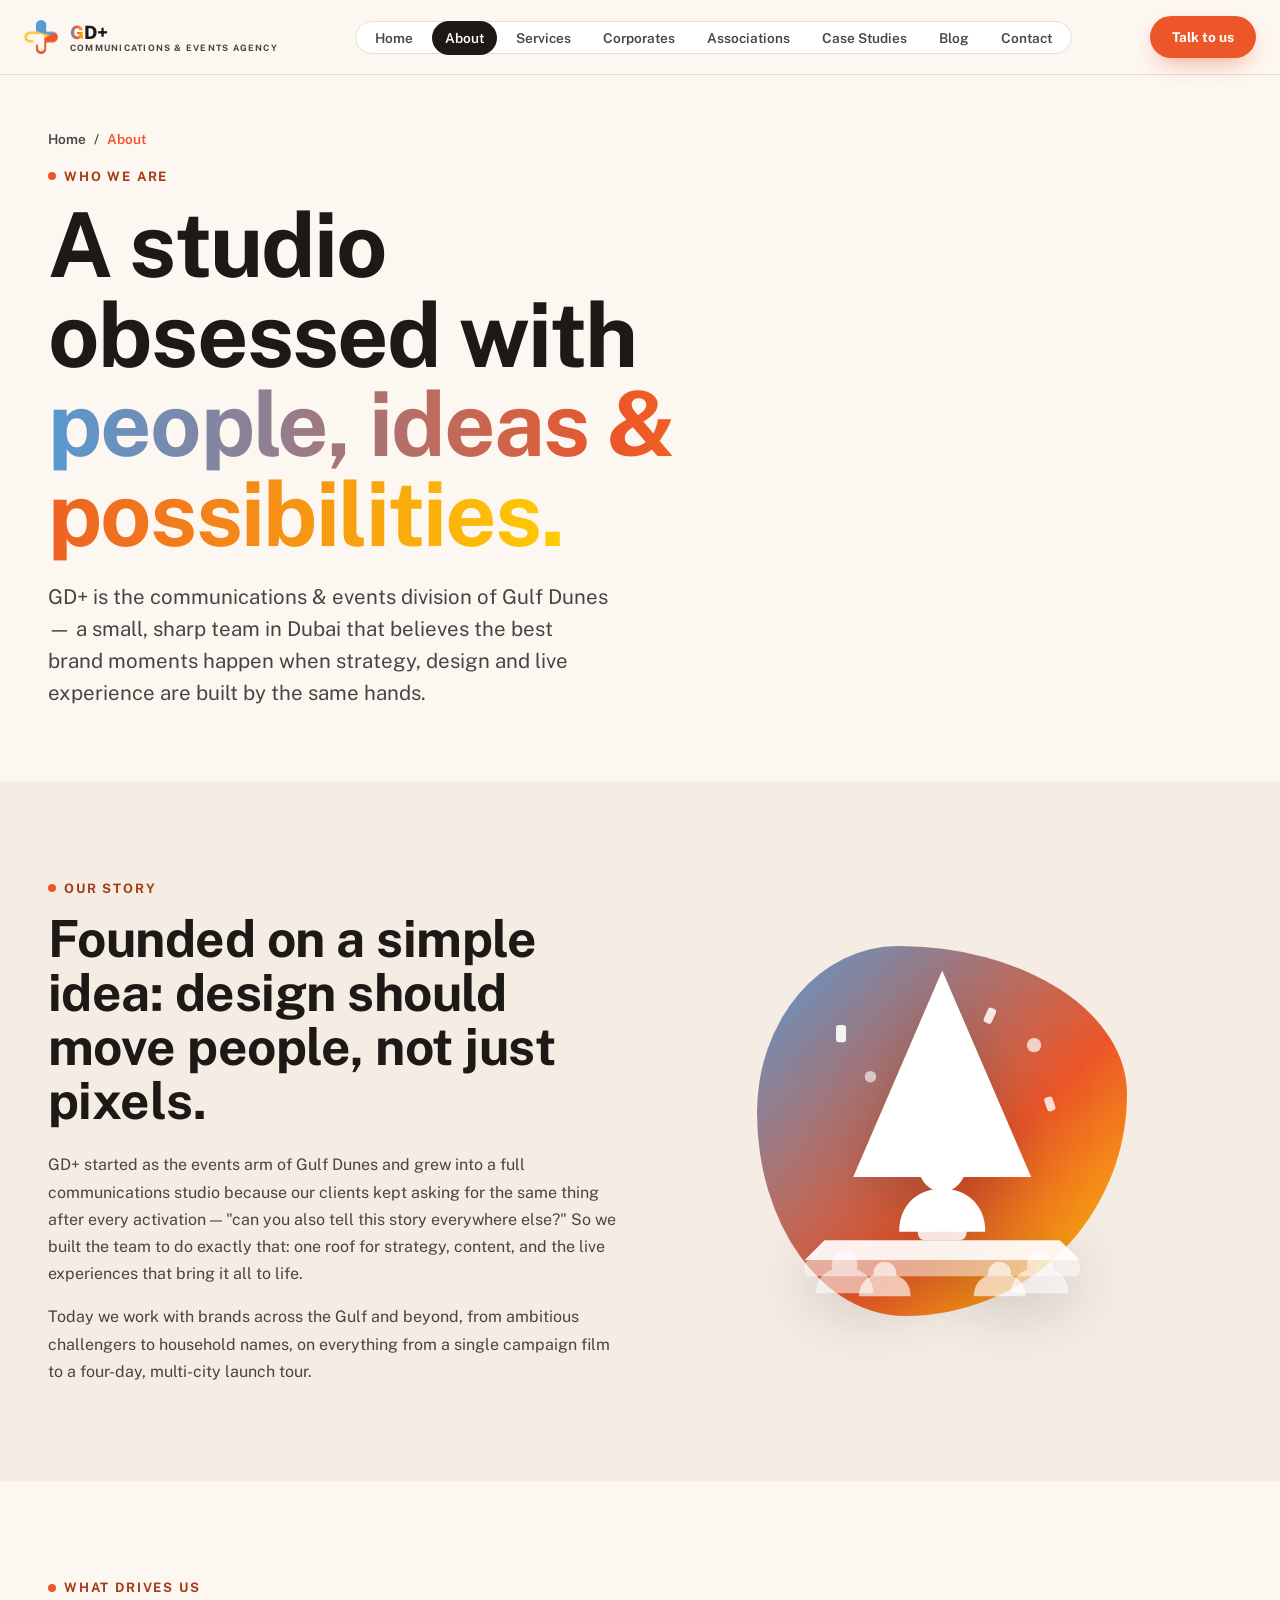
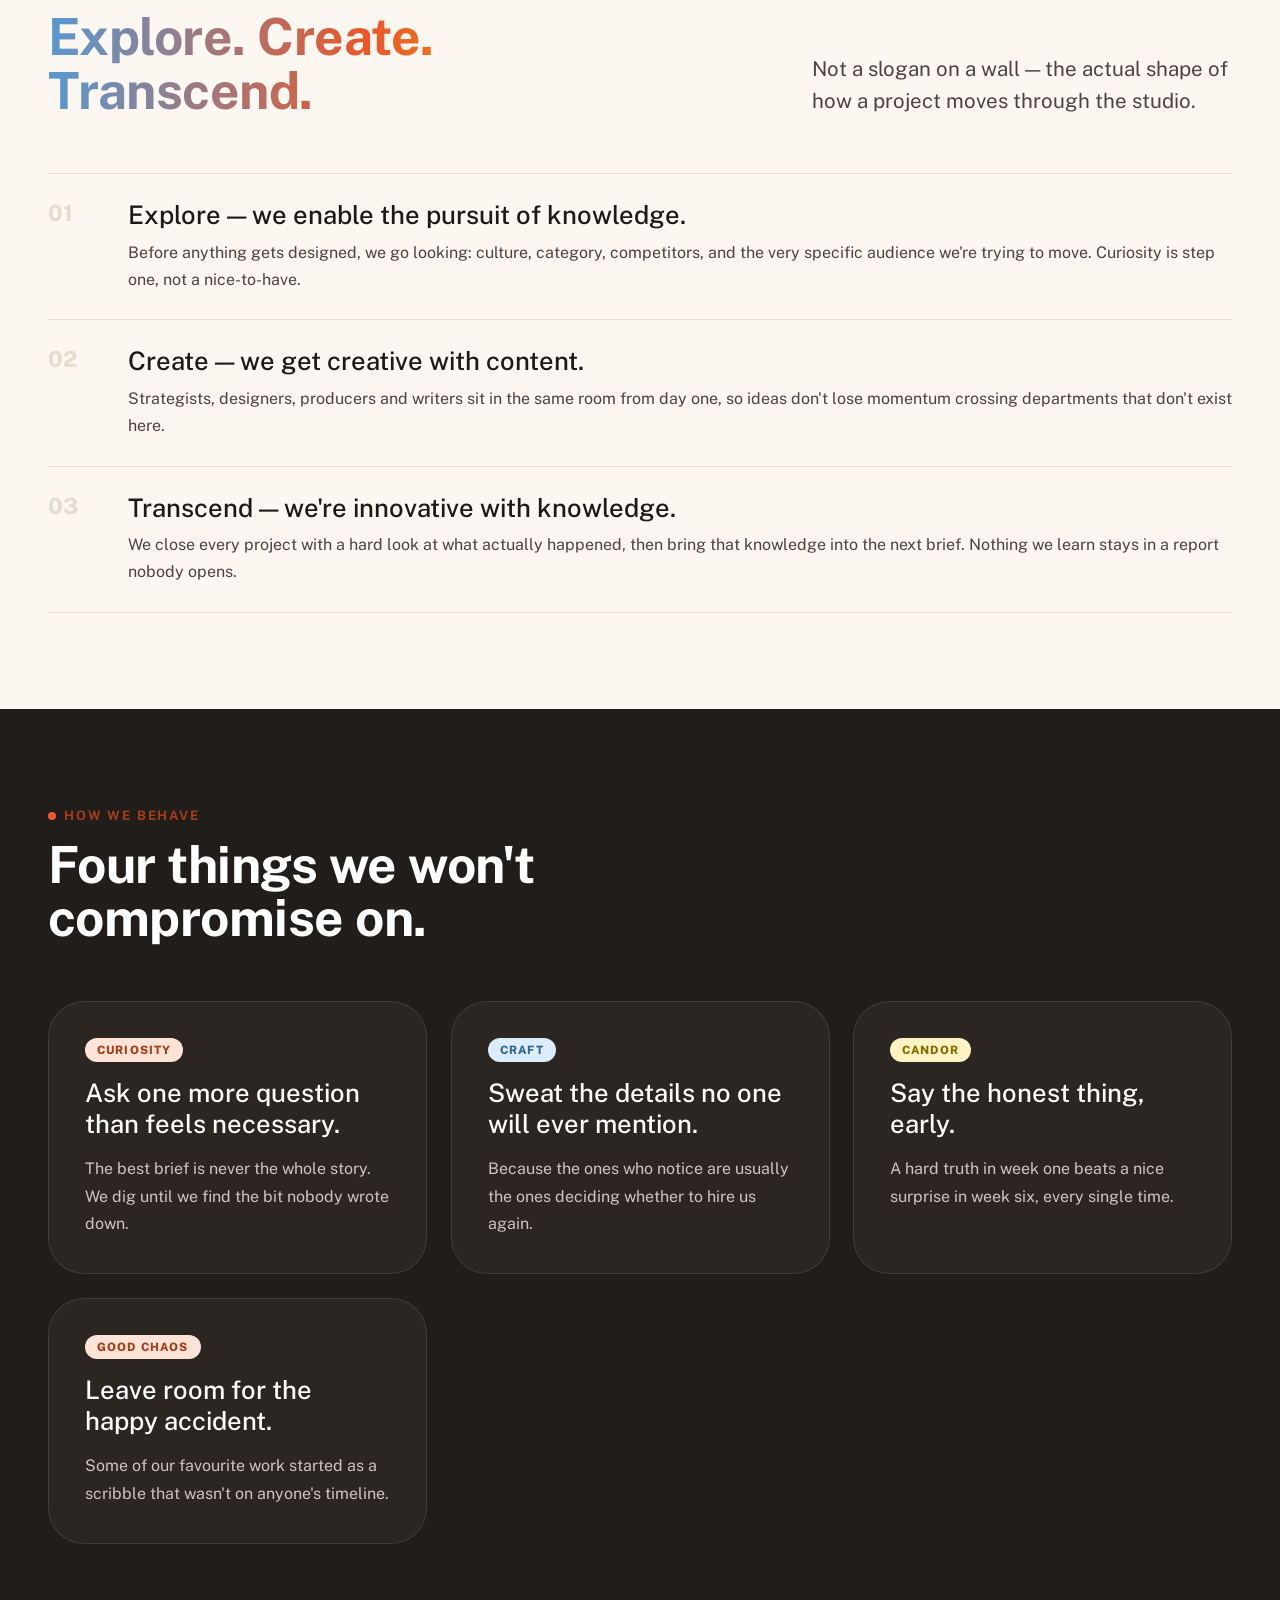
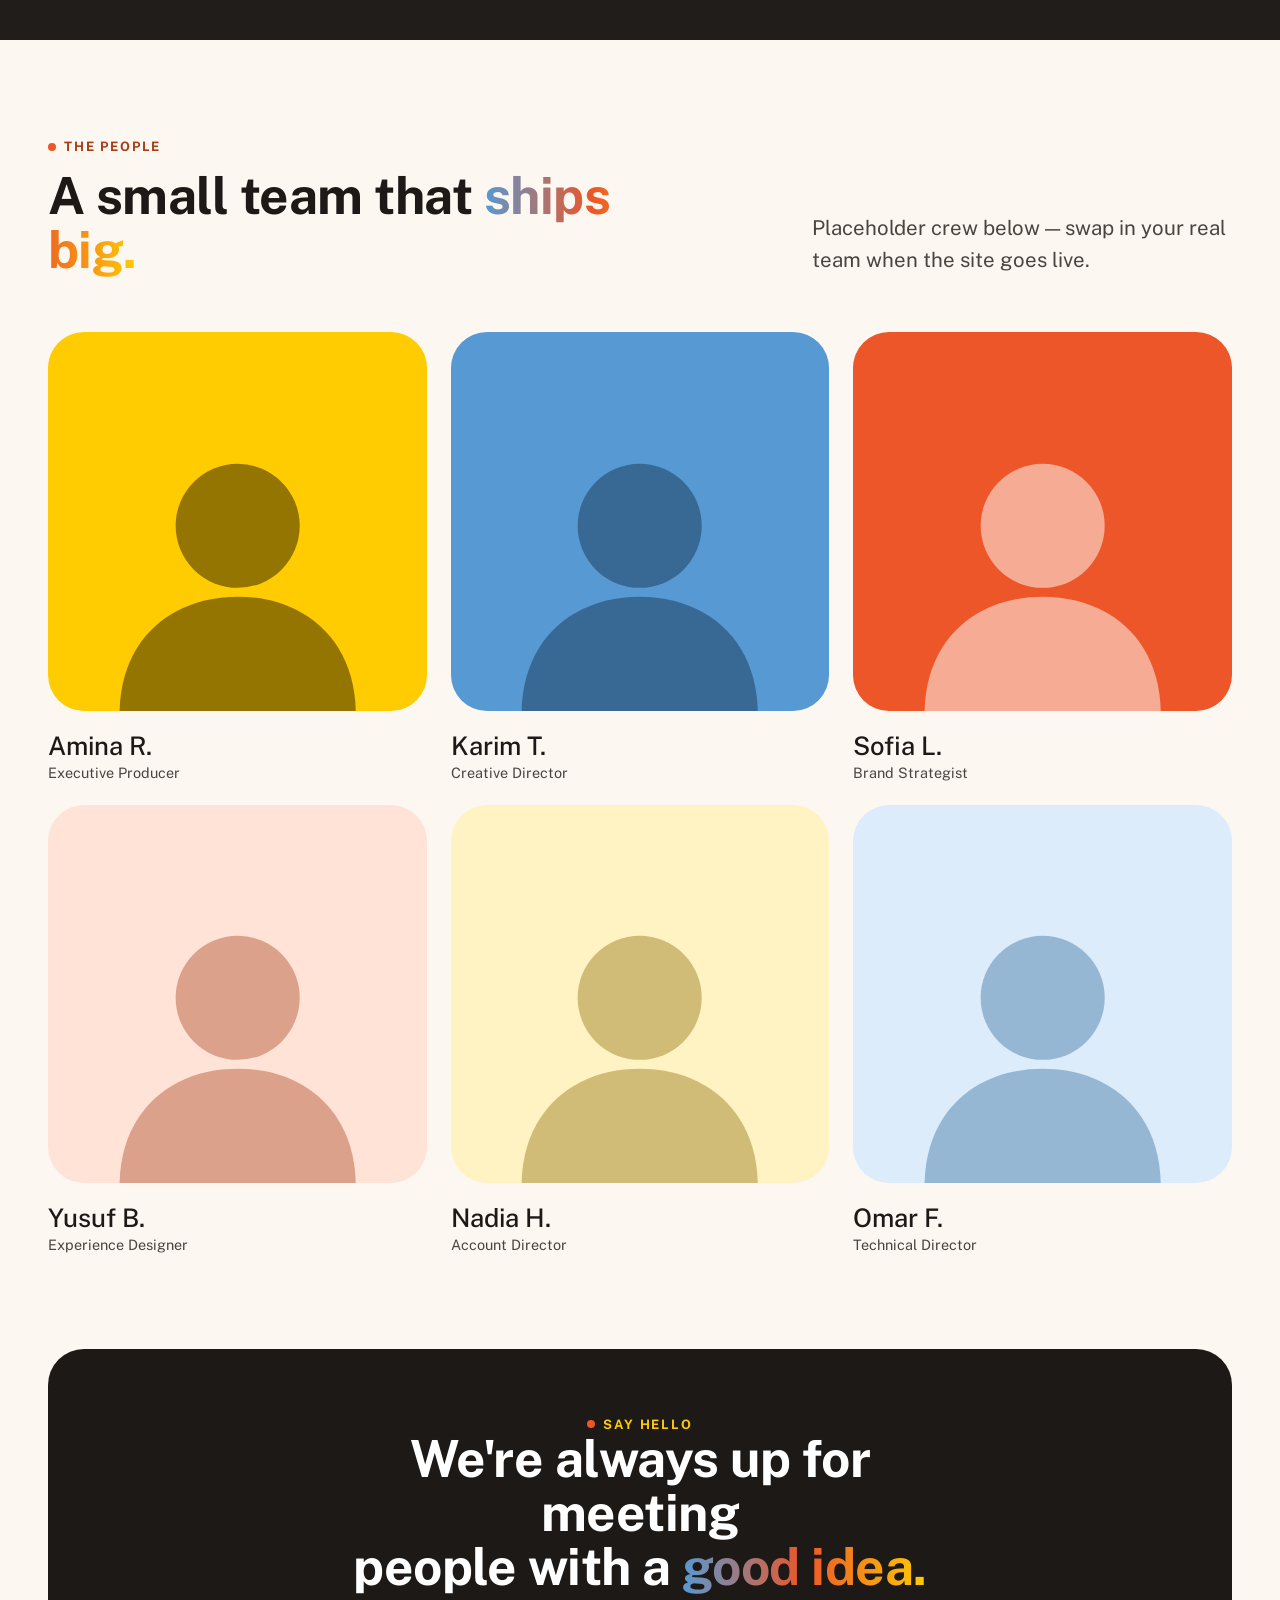
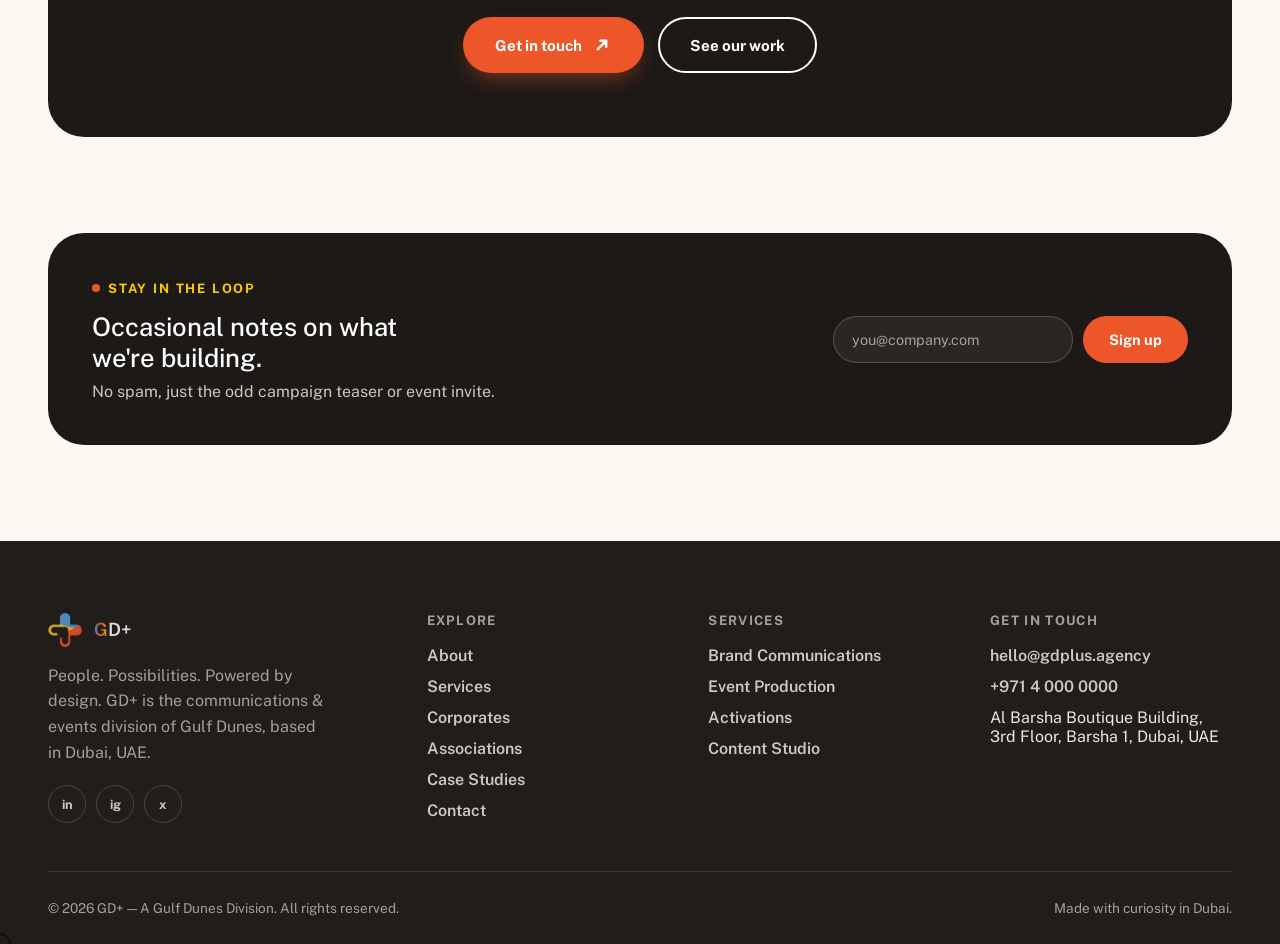
<file: about.html>
<!doctype html>
<html lang="en">
<head>
<meta charset="UTF-8">
<meta name="viewport" content="width=device-width, initial-scale=1.0">
<title>About — GD+</title>
<meta name="description" content="GD+ is a Dubai-based communications & events studio built around People, Ideas and Possibilities.">
<link rel="icon" href="data:image/svg+xml,%3Csvg xmlns='http://www.w3.org/2000/svg' viewBox='0 0 100 100'%3E%3Crect width='100' height='100' rx='24' fill='%23ec5628'/%3E%3Crect x='38' y='14' width='24' height='72' rx='12' fill='white'/%3E%3Crect x='14' y='38' width='72' height='24' rx='12' fill='white'/%3E%3C/svg%3E">
<style>
/* ==========================================================================
   GD+ — Communications & Events Agency
   Design tokens derived from brand guidelines:
   Primary #ec5628 · Secondary #5799d2 · Tertiary #ffcc02
   Type: Public Sans · Material 3–inspired shape language, playful energy
   ========================================================================== */

@import url('https://fonts.googleapis.com/css2?family=Public+Sans:ital,wght@0,400;0,500;0,600;0,700;0,800;1,600&display=swap');

:root{
  /* brand */
  --c-primary: #ec5628;
  --c-primary-ink: #a83c17;
  --c-primary-light: #ffe3d6;
  --c-secondary: #5799d2;
  --c-secondary-ink: #2f6699;
  --c-secondary-light: #dcecfa;
  --c-tertiary: #ffcc02;
  --c-tertiary-ink: #8a6a00;
  --c-tertiary-light: #fff3c4;

  /* neutrals */
  --c-ink: #1c1917;
  --c-ink-soft: #4a4441;
  --c-paper: #fdf7f2;
  --c-paper-alt: #ffffff;
  --c-surface: #f5ece4;
  --c-line: #e8dcd1;
  --c-dark: #201d1a;
  --c-dark-surface: #2b2622;

  /* shape */
  --r-sm: 14px;
  --r-md: 24px;
  --r-lg: 36px;
  --r-pill: 999px;

  /* motion */
  --ease: cubic-bezier(.22,1,.36,1);

  /* type */
  --font: 'Public Sans', system-ui, sans-serif;
}

*,*::before,*::after{ box-sizing:border-box; }
html{ scroll-behavior:smooth; overflow-x:hidden; }
body{
  margin:0;
  font-family:var(--font);
  background:var(--c-paper);
  color:var(--c-ink);
  -webkit-font-smoothing:antialiased;
  overflow-x:hidden;
}
img,svg{ display:block; max-width:100%; }
a{ color:inherit; text-decoration:none; }
ul{ margin:0; padding:0; list-style:none; }
button{ font-family:inherit; cursor:pointer; }
h1,h2,h3,h4,p{ margin:0; }

.container{
  width:100%;
  max-width:1600px;
  margin:0 auto;
  padding:0 48px;
}
@media (max-width:760px){
  .container{ padding:0 24px; }
}
section{ position:relative; }

::selection{ background:var(--c-tertiary); color:var(--c-ink); }

/* ---------- type scale ---------- */
.eyebrow{
  display:inline-flex;
  align-items:center;
  gap:8px;
  font-size:13px;
  font-weight:700;
  letter-spacing:.14em;
  text-transform:uppercase;
  color:var(--c-primary-ink);
}
.eyebrow::before{
  content:'';
  width:8px;height:8px;
  border-radius:50%;
  background:var(--c-primary);
}
h1, .h1{
  font-size:clamp(2.8rem, 7vw, 7.5rem);
  font-weight:700;
  line-height:1;
  letter-spacing:-.02em;
}
.subtitle{
  font-size:clamp(2.2rem, 5.6vw, 6rem);
  font-weight:600;
  line-height:1.04;
  letter-spacing:-.01em;
}
h2, .h2{
  font-size:clamp(2rem, 4vw, 4rem);
  font-weight:700;
  line-height:1.05;
  letter-spacing:-.01em;
}
.subheading{
  font-size:clamp(1.5rem, 2.8vw, 2.625rem);
  font-weight:500;
  line-height:1.15;
}
h3, .h3{
  font-size:clamp(1.3rem, 2vw, 1.75rem);
  font-weight:500;
  line-height:1.2;
}
.lede{
  font-size:clamp(1.05rem, 1.6vw, 1.3125rem);
  line-height:1.55;
  color:var(--c-ink-soft);
  font-weight:400;
}
.body-text{ font-size:1rem; line-height:1.7; color:var(--c-ink-soft); font-weight:400; }
.caption{ font-size:1rem; line-height:1.5; color:var(--c-ink-soft); font-weight:400; }

/* ---------- buttons ---------- */
.btn{
  position:relative;
  display:inline-flex;
  align-items:center;
  gap:10px;
  padding:16px 30px;
  border-radius:var(--r-pill);
  font-weight:700;
  font-size:.95rem;
  border:2px solid transparent;
  transition:transform .35s var(--ease), box-shadow .35s var(--ease), background .25s, color .25s, border-color .25s;
  white-space:nowrap;
}
.btn-primary{
  background:var(--c-primary);
  color:#fff;
  box-shadow:0 10px 24px -8px rgba(236,86,40,.55);
}
.btn-primary:hover{ box-shadow:0 16px 34px -8px rgba(236,86,40,.65); transform:translateY(-2px); }
.btn-dark{
  background:var(--c-ink);
  color:#fff;
}
.btn-dark:hover{ background:var(--c-primary); transform:translateY(-2px); }
.btn-ghost{
  background:transparent;
  border-color:currentColor;
  color:var(--c-ink);
}
.btn-ghost:hover{ background:var(--c-ink); color:#fff; }
.btn-ghost.on-dark{ color:#fff; }
.btn-ghost.on-dark:hover{ background:#fff; color:var(--c-ink); }
.btn-arrow{
  display:inline-flex;
  width:20px; height:20px;
  transition:transform .35s var(--ease);
}
.btn:hover .btn-arrow{ transform:translateX(4px); }
.btn-sm{ padding:11px 20px; font-size:.85rem; }

/* ---------- header / nav ---------- */
.gdplus-header{
  position:sticky;
  top:0;
  left:0;
  width:100vw;
  margin-left:calc(50% - 50vw);
  z-index:100;
  background:rgba(253,247,242,.82);
  backdrop-filter:blur(14px) saturate(1.4);
  border-bottom:1px solid var(--c-line);
}
/* Full-bleed breakout: keeps these edge-to-edge even if a host page
   (e.g. a CMS embed) nests them inside a width-constrained container. */
.gdplus-footer,
.marquee,
.hero,
.section.on-dark,
.section.on-surface{
  width:100vw;
  margin-left:calc(50% - 50vw);
}
.nav{
  display:flex;
  align-items:center;
  justify-content:space-between;
  padding:16px 24px;
}
.brand{
  display:flex;
  align-items:center;
  gap:12px;
  font-weight:800;
  font-size:1.15rem;
  letter-spacing:-.01em;
}
.brand small{
  display:block;
  font-size:.55rem;
  font-weight:700;
  letter-spacing:.14em;
  color:var(--c-ink-soft);
  text-transform:uppercase;
}
.logo-mark{
  width:34px; height:34px;
  flex:none;
  display:block;
  object-fit:contain;
}

.nav-links{
  display:flex;
  align-items:center;
  gap:6px;
  padding:6px;
  background:var(--c-paper-alt);
  border-radius:var(--r-pill);
  border:1px solid var(--c-line);
}
.nav-links a{
  padding:9px 13px;
  border-radius:var(--r-pill);
  font-weight:600;
  font-size:.85rem;
  color:var(--c-ink-soft);
  white-space:nowrap;
  transition:background .25s, color .25s;
}
.nav-links a:hover{ background:var(--c-surface); color:var(--c-ink); }
.nav-links a.active{ background:var(--c-ink); color:#fff; }

.nav-actions{ display:flex; align-items:center; gap:12px; }
.nav-toggle{
  display:none;
  width:44px; height:44px;
  border-radius:var(--r-pill);
  border:1px solid var(--c-line);
  background:var(--c-paper-alt);
  align-items:center;
  justify-content:center;
  flex-direction:column;
  gap:5px;
}
.nav-toggle span{ width:18px; height:2px; background:var(--c-ink); border-radius:2px; transition:transform .3s, opacity .3s; }
.nav-toggle.is-open span:nth-child(1){ transform:translateY(7px) rotate(45deg); }
.nav-toggle.is-open span:nth-child(2){ opacity:0; }
.nav-toggle.is-open span:nth-child(3){ transform:translateY(-7px) rotate(-45deg); }

@media (max-width:1180px){
  .nav-links{
    position:fixed;
    inset:78px 16px auto 16px;
    flex-direction:column;
    align-items:stretch;
    padding:12px;
    gap:4px;
    box-shadow:0 24px 50px -20px rgba(28,25,23,.3);
    transform:translateY(-12px);
    opacity:0;
    pointer-events:none;
    transition:transform .3s var(--ease), opacity .3s var(--ease);
  }
  .nav-links.is-open{ transform:translateY(0); opacity:1; pointer-events:auto; }
  .nav-links a{ text-align:center; padding:14px; }
  .nav-toggle{ display:flex; }
  .nav-actions .btn-sm{ display:none; }
}

/* ---------- decorative floating plus marks ---------- */
.floater{
  position:absolute;
  z-index:0;
  opacity:.5;
  filter:blur(.3px);
  animation:floaty 9s ease-in-out infinite;
}
.floater::before,.floater::after{
  content:'';
  position:absolute;
  border-radius:var(--r-pill);
}
.floater.f-orange::before,.floater.f-orange::after{ background:var(--c-primary); }
.floater.f-blue::before,.floater.f-blue::after{ background:var(--c-secondary); }
.floater.f-gold::before,.floater.f-gold::after{ background:var(--c-tertiary); }
.floater::before{ left:38%; right:38%; top:0; bottom:0; }
.floater::after{ top:38%; bottom:38%; left:0; right:0; }
@keyframes floaty{
  0%,100%{ transform:translate(0,0) rotate(0deg); }
  50%{ transform:translate(-14px,18px) rotate(18deg); }
}

/* ---------- hero ---------- */
.hero{
  padding:64px 0 96px;
  overflow:hidden;
}
.hero-watermark{
  position:absolute;
  font-weight:800;
  font-size:min(48vw, 620px);
  line-height:1;
  color:var(--c-ink);
  opacity:.035;
  z-index:0;
  top:-14%;
  right:-3%;
  pointer-events:none;
  user-select:none;
}
.hero-inner{
  display:grid;
  gap:32px;
  position:relative;
  z-index:1;
}
.hero-rotator{
  display:inline-grid;
}
.hero-rotator span{
  grid-area:1/1;
  opacity:0;
  transform:translateY(14px);
  transition:opacity .5s var(--ease), transform .5s var(--ease);
  background:linear-gradient(90deg, var(--c-secondary), var(--c-primary), var(--c-tertiary));
  -webkit-background-clip:text;
  background-clip:text;
  color:transparent;
}
.hero-rotator span.is-active{ opacity:1; transform:translateY(0); }

.hero-scene{
  position:relative;
  width:100%;
  aspect-ratio:1/1;
  max-width:420px;
  margin:0 auto;
}
.hero-blob{
  position:absolute;
  inset:6%;
  border-radius:38% 62% 60% 40% / 45% 40% 60% 55%;
  background:linear-gradient(135deg, var(--c-secondary), var(--c-primary) 60%, var(--c-tertiary));
  animation:blobbing 10s ease-in-out infinite;
}
@keyframes blobbing{
  0%,100%{ border-radius:38% 62% 60% 40% / 45% 40% 60% 55%; transform:rotate(0deg) scale(1); }
  33%{ border-radius:55% 45% 40% 60% / 60% 55% 45% 40%; transform:rotate(8deg) scale(1.03); }
  66%{ border-radius:45% 55% 55% 45% / 40% 60% 40% 60%; transform:rotate(-6deg) scale(.98); }
}
.hero-illustration{
  position:absolute;
  inset:9%;
  filter:drop-shadow(0 16px 30px rgba(28,25,23,.25));
}
.hero-illustration svg{ width:100%; height:100%; }
.hero-illustration .spotlight{ animation:spotlightPulse 5s ease-in-out infinite; transform-origin:center top; }
.hero-illustration .confetti-bit{ animation:confettiDrift 3.6s ease-in-out infinite; transform-box:fill-box; transform-origin:center; }
.hero-illustration .confetti-bit:nth-child(2n){ animation-delay:-1.1s; }
.hero-illustration .confetti-bit:nth-child(3n){ animation-delay:-2.3s; }
@keyframes spotlightPulse{ 0%,100%{ opacity:.1; } 50%{ opacity:.22; } }
@keyframes confettiDrift{
  0%,100%{ transform:translateY(0) rotate(0deg); }
  50%{ transform:translateY(-6px) rotate(14deg); }
}

/* ---------- hero: full-bleed video header ---------- */
.hero--video{
  min-height:88vh;
  display:flex;
  align-items:flex-end;
  padding:64px 0 72px;
  color:#fff;
}
.hero-media{
  position:absolute;
  inset:0;
  z-index:0;
  overflow:hidden;
  background:var(--c-dark);
}
.hero-video{
  position:absolute; inset:0;
  width:100%; height:100%;
  object-fit:cover;
  z-index:2;
}
.hero-yt-wrap{
  position:absolute; inset:0;
  z-index:2;
  overflow:hidden;
  pointer-events:none;
  background:var(--c-dark);
}
.hero-yt-wrap iframe{
  position:absolute; top:50%; left:50%;
  width:177.78vh; height:100vh;
  min-width:100%; min-height:56.25vw;
  transform:translate(-50%,-50%);
  border:0;
}
.hero-fallback-bg{
  position:absolute; inset:-10%;
  background:linear-gradient(135deg, var(--c-secondary), var(--c-primary) 55%, var(--c-tertiary));
  background-size:220% 220%;
  animation:heroGradientDrift 16s ease-in-out infinite;
  z-index:1;
}
@keyframes heroGradientDrift{
  0%,100%{ background-position:0% 30%; }
  50%{ background-position:100% 70%; }
}
.hero-fallback-scene{
  position:absolute;
  inset:-6%;
  opacity:.14;
  mix-blend-mode:soft-light;
  z-index:1;
}
.hero-fallback-scene svg{ width:100%; height:100%; }
.hero-scrim{
  position:absolute; inset:0;
  background:rgba(28,25,23,.5);
  z-index:3;
}
.hero--video .hero-inner{
  position:relative;
  z-index:1;
  display:block;
  max-width:740px;
}
.hero--video .eyebrow{ color:#fff; }
.hero--video .eyebrow::before{ background:var(--c-tertiary); }
.hero--video h1{ color:#fff; font-size:clamp(2.6rem, 4.4vw, 4.5rem); line-height:1.05; }
.hero--video .lede{ color:rgba(255,255,255,.84); }
.hero--video .sticker{
  background:rgba(28,25,23,.5);
  border-color:rgba(255,255,255,.18);
  color:#fff;
  backdrop-filter:blur(10px);
  z-index:1;
}
.hero--video .sticker b{ color:var(--c-tertiary); }
.hero-watermark.on-video{ opacity:.07; color:#fff; }
.hero--video .hero-rotator span{
  background:none;
  -webkit-text-fill-color:#fff;
  color:#fff;
  text-shadow:0 4px 24px rgba(0,0,0,.35);
}
.hero-play{
  position:absolute;
  z-index:1;
  display:inline-flex;
  align-items:center;
  gap:10px;
  background:rgba(255,255,255,.14);
  border:1px solid rgba(255,255,255,.35);
  color:#fff;
  text-decoration:none;
  padding:10px 18px 10px 10px;
  border-radius:var(--r-pill);
  font-weight:700;
  font-size:.82rem;
  backdrop-filter:blur(10px);
  cursor:pointer;
  transition:background .2s ease, border-color .2s ease;
}
.hero-play:hover{
  background:rgba(255,255,255,.24);
  border-color:rgba(255,255,255,.5);
}
.hero-play .dot{
  width:30px; height:30px; border-radius:50%;
  background:#fff; color:var(--c-ink);
  display:flex; align-items:center; justify-content:center;
  flex:none;
}
@media (max-width:760px){
  .hero--video{ min-height:78vh; align-items:center; }
  .hero-play{ display:none; }
}

@media (min-width:860px){
  .hero-inner{ grid-template-columns:1.1fr .9fr; align-items:center; }
}

/* ---------- marquee ---------- */
.marquee{
  border-top:1px solid var(--c-line);
  border-bottom:1px solid var(--c-line);
  background:var(--c-primary);
  padding:22px 0;
  overflow:hidden;
}
.marquee-track{
  display:flex;
  width:max-content;
  gap:48px;
  animation:marquee 26s linear infinite;
}
.marquee:hover .marquee-track{ animation-play-state:paused; }
.marquee-track span{
  font-size:1.4rem;
  font-weight:800;
  color:#fff;
  white-space:nowrap;
  display:flex;
  align-items:center;
  gap:16px;
  text-transform:uppercase;
  letter-spacing:.02em;
}
.marquee-track span em{
  font-style:normal;
  color:var(--c-tertiary);
}
@keyframes marquee{
  from{ transform:translateX(0); }
  to{ transform:translateX(-50%); }
}
.marquee.light{ background:var(--c-paper-alt); }
.marquee.light .marquee-track span{ color:var(--c-ink-soft); font-size:1.1rem; font-weight:700; }
.marquee.light .marquee-track span em{ color:var(--c-primary); }

/* ---------- sections ---------- */
.section{ padding:96px 0; }
.section-head{
  display:flex;
  flex-wrap:wrap;
  justify-content:space-between;
  align-items:flex-end;
  gap:24px;
  margin-bottom:56px;
}
.section-head h2{ margin-top:14px; max-width:640px; }
.section-head .lede{ max-width:420px; }
.section.on-dark{ background:var(--c-dark); color:#fff; }
.section.on-dark .lede{ color:#cfc6bd; }
.section.on-surface{ background:var(--c-surface); }

/* ---------- pillar / feature cards ---------- */
.grid-3{ display:grid; gap:24px; grid-template-columns:repeat(3,1fr); }
.grid-2{ display:grid; gap:24px; grid-template-columns:repeat(auto-fit,minmax(320px,1fr)); }
@media (max-width:900px){
  .grid-3{ grid-template-columns:1fr; }
}

.card{
  background:var(--c-paper-alt);
  border:1px solid var(--c-line);
  border-radius:var(--r-lg);
  padding:36px;
  transition:transform .4s var(--ease), box-shadow .4s var(--ease), border-color .4s;
  will-change:transform;
}
.card:hover{
  box-shadow:0 30px 60px -30px rgba(28,25,23,.35);
  border-color:transparent;
}
.card-icon{
  width:56px; height:56px;
  border-radius:var(--r-md);
  display:flex; align-items:center; justify-content:center;
  margin-bottom:24px;
  font-size:1.5rem;
}
.card-icon.orange{ background:var(--c-primary-light); color:var(--c-primary-ink); }
.card-icon.blue{ background:var(--c-secondary-light); color:var(--c-secondary-ink); }
.card-icon.gold{ background:var(--c-tertiary-light); color:var(--c-tertiary-ink); }
.card h3{ margin-bottom:12px; }
.card-tag{
  display:inline-block;
  font-size:.72rem;
  font-weight:800;
  letter-spacing:.1em;
  text-transform:uppercase;
  padding:5px 12px;
  border-radius:var(--r-pill);
  margin-bottom:16px;
}
.card-tag.orange{ background:var(--c-primary-light); color:var(--c-primary-ink); }
.card-tag.blue{ background:var(--c-secondary-light); color:var(--c-secondary-ink); }
.card-tag.gold{ background:var(--c-tertiary-light); color:var(--c-tertiary-ink); }

/* ---------- flat colour "block" cards (Miro-style) ---------- */
.card.tone-orange{ background:var(--c-primary); border-color:transparent; color:#fff; }
.card.tone-blue{ background:var(--c-secondary); border-color:transparent; color:#0c2338; }
.card.tone-gold{ background:var(--c-tertiary); border-color:transparent; color:#3d2e00; }
.card.tone-orange .body-text{ color:rgba(255,255,255,.85); }
.card.tone-blue .body-text{ color:rgba(12,35,56,.72); }
.card.tone-gold .body-text{ color:rgba(61,46,0,.75); }
.card.tone-orange .card-icon,
.card.tone-blue .card-icon,
.card.tone-gold .card-icon{ background:rgba(255,255,255,.28); color:inherit; }
.card.tone-orange .card-tag,
.card.tone-blue .card-tag,
.card.tone-gold .card-tag{ background:rgba(255,255,255,.3); color:inherit; }

/* ---------- stats ---------- */
.stats{
  display:grid;
  gap:24px;
  grid-template-columns:repeat(4,1fr);
  text-align:center;
}
@media (max-width:760px){
  .stats{ grid-template-columns:repeat(2,1fr); gap:32px 24px; }
}
.stat b{
  display:block;
  font-size:clamp(2.2rem,4vw,3.4rem);
  font-weight:800;
  background:linear-gradient(90deg, var(--c-secondary), var(--c-primary), var(--c-tertiary));
  -webkit-background-clip:text;
  background-clip:text;
  color:transparent;
}
.stat span{ font-weight:600; color:var(--c-ink-soft); font-size:.9rem; }
.on-dark .stat span{ color:#cfc6bd; }

/* ---------- process ---------- */
.process{
  display:grid;
  gap:20px;
  grid-template-columns:repeat(auto-fit,minmax(220px,1fr));
  counter-reset:step;
}
.process-step{
  position:relative;
  padding:32px 26px;
  border-radius:var(--r-lg);
  background:var(--c-paper-alt);
  border:1px solid var(--c-line);
}
.process-step::before{
  counter-increment:step;
  content:'0' counter(step);
  font-weight:800;
  font-size:2rem;
  color:var(--c-line);
  display:block;
  margin-bottom:14px;
}

/* ---------- reveal ---------- */
[data-reveal]{
  opacity:0;
  transform:translateY(28px);
  transition:opacity .7s var(--ease), transform .7s var(--ease);
}
[data-reveal].is-visible{ opacity:1; transform:translateY(0); }

/* ---------- CTA banner ---------- */
.cta-banner{
  border-radius:var(--r-lg);
  padding:64px 40px;
  background:var(--c-ink);
  color:#fff;
  text-align:center;
  position:relative;
  overflow:hidden;
}
.cta-banner h2{ max-width:640px; margin:0 auto 24px; }
.cta-banner .btn-row{ display:flex; gap:14px; justify-content:center; flex-wrap:wrap; margin-top:12px; }

/* ---------- footer ---------- */
.gdplus-footer{
  background:var(--c-dark);
  color:#efe7de;
  padding:72px 0 28px;
}
.footer-grid{
  display:grid;
  gap:40px;
  grid-template-columns:1.4fr repeat(3,1fr);
  padding-bottom:48px;
  border-bottom:1px solid rgba(255,255,255,.12);
}
.footer-grid h4{ font-size:.82rem; letter-spacing:.1em; text-transform:uppercase; color:#a89f95; margin-bottom:18px; }
.footer-grid ul{ display:grid; gap:12px; }
.footer-grid a{ font-weight:600; color:#efe7de; opacity:.85; transition:opacity .2s, color .2s; }
.footer-grid a:hover{ opacity:1; color:var(--c-tertiary); }
.footer-bottom{
  display:flex;
  justify-content:space-between;
  flex-wrap:wrap;
  gap:12px;
  padding-top:28px;
  font-size:.85rem;
  color:#a89f95;
}
.footer-brand p{ margin-top:16px; max-width:280px; color:#a89f95; line-height:1.6; }
.footer-social{ display:flex; gap:10px; margin-top:20px; }
.footer-social a{
  width:38px;height:38px;
  border-radius:var(--r-pill);
  border:1px solid rgba(255,255,255,.2);
  display:flex; align-items:center; justify-content:center;
  font-size:.8rem; font-weight:700;
}
.footer-social a:hover{ background:var(--c-primary); border-color:var(--c-primary); color:#fff; }

@media (max-width:760px){
  .footer-grid{ grid-template-columns:1fr 1fr; }
}

/* ---------- page hero (inner pages) ---------- */
.page-hero{
  padding:56px 0 72px;
  position:relative;
  overflow:hidden;
}
.crumbs{
  display:flex; align-items:center; gap:8px;
  font-size:.85rem; font-weight:600; color:var(--c-ink-soft);
  margin-bottom:18px;
}
.crumbs em{ font-style:normal; color:var(--c-primary); }

/* ---------- filter chips (case studies) ---------- */
.chip-row{ display:flex; flex-wrap:wrap; gap:10px; margin-bottom:40px; }
.chip{
  padding:11px 20px;
  border-radius:var(--r-pill);
  border:1px solid var(--c-line);
  background:var(--c-paper-alt);
  font-weight:700;
  font-size:.85rem;
  transition:background .25s, color .25s, border-color .25s;
}
.chip.is-active, .chip:hover{ background:var(--c-ink); color:#fff; border-color:var(--c-ink); }

/* ---------- case study cards ---------- */
.case-card{
  border-radius:var(--r-lg);
  overflow:hidden;
  background:var(--c-paper-alt);
  border:1px solid var(--c-line);
  transition:transform .4s var(--ease), box-shadow .4s var(--ease);
  display:block;
}
.case-card:hover{ transform:translateY(-6px); box-shadow:0 30px 60px -28px rgba(28,25,23,.35); }
.case-thumb{
  aspect-ratio:4/3;
  position:relative;
  display:flex;
  align-items:flex-end;
  padding:22px;
  overflow:hidden;
}
.case-thumb::after{
  content:'';
  position:absolute; inset:0;
  background:radial-gradient(circle at 30% 20%, rgba(255,255,255,.35), transparent 55%);
}
.case-thumb span{
  position:relative;
  z-index:1;
  color:#fff;
  font-weight:800;
  font-size:.75rem;
  text-transform:uppercase;
  letter-spacing:.1em;
  background:rgba(28,25,23,.35);
  padding:6px 14px;
  border-radius:var(--r-pill);
  backdrop-filter:blur(6px);
}
.case-body{ padding:24px; }
.case-body .h3{ margin-bottom:8px; }
.case-meta{ display:flex; justify-content:space-between; margin-top:16px; font-size:.85rem; color:var(--c-ink-soft); font-weight:600; }

.grad-1{ background:linear-gradient(135deg,var(--c-primary),#ff8a5c); }
.grad-2{ background:linear-gradient(135deg,var(--c-secondary),#8fd0ff); }
.grad-3{ background:linear-gradient(135deg,var(--c-tertiary),#ffe27a); }
.grad-4{ background:linear-gradient(135deg,var(--c-ink),#5c534a); }
.grad-5{ background:linear-gradient(135deg,var(--c-secondary),var(--c-primary)); }
.grad-6{ background:linear-gradient(135deg,var(--c-primary),var(--c-tertiary)); }

/* ---------- team (flat-colour photo-block cards, Miro-inspired) ---------- */
.team-card{ text-align:left; }
.team-photo{
  position:relative;
  aspect-ratio:1/1;
  border-radius:var(--r-lg);
  overflow:hidden;
  margin-bottom:20px;
  display:flex;
  align-items:flex-end;
  justify-content:center;
}
.team-photo svg{
  width:78%;
  height:92%;
  position:relative;
  top:8%;
}
.team-photo.tone-gold{ background:var(--c-tertiary); }
.team-photo.tone-gold svg{ color:rgba(61,46,0,.55); }
.team-photo.tone-orange{ background:var(--c-primary); }
.team-photo.tone-orange svg{ color:rgba(255,255,255,.5); }
.team-photo.tone-blue{ background:var(--c-secondary); }
.team-photo.tone-blue svg{ color:rgba(11,33,56,.4); }
.team-photo.tone-orange-light{ background:var(--c-primary-light); }
.team-photo.tone-orange-light svg{ color:rgba(168,60,23,.4); }
.team-photo.tone-blue-light{ background:var(--c-secondary-light); }
.team-photo.tone-blue-light svg{ color:rgba(47,102,153,.4); }
.team-photo.tone-gold-light{ background:var(--c-tertiary-light); }
.team-photo.tone-gold-light svg{ color:rgba(138,106,0,.4); }
.team-card h3{ margin-bottom:2px; }
.team-card p{ color:var(--c-ink-soft); font-size:.9rem; }

/* ---------- values ---------- */
.value-row{
  display:flex;
  gap:20px;
  padding:26px 0;
  border-top:1px solid var(--c-line);
  align-items:flex-start;
}
.value-row:last-child{ border-bottom:1px solid var(--c-line); }
.value-num{ font-weight:800; font-size:1.4rem; color:var(--c-line); flex:none; width:60px; }

/* ---------- services list ---------- */
.service-row{
  display:grid;
  grid-template-columns:auto 1fr auto;
  gap:24px;
  align-items:center;
  padding:32px 0;
  border-top:1px solid var(--c-line);
  transition:padding .3s var(--ease);
}
.service-row:last-child{ border-bottom:1px solid var(--c-line); }
.service-row:hover{ padding-left:12px; }
.service-num{ font-weight:800; font-size:1.1rem; color:var(--c-ink-soft); }
.service-arrow{
  width:44px;height:44px;
  border-radius:var(--r-pill);
  border:1px solid var(--c-line);
  display:flex; align-items:center; justify-content:center;
  transition:background .3s, transform .3s var(--ease), border-color .3s;
}
.service-row:hover .service-arrow{ background:var(--c-primary); border-color:var(--c-primary); color:#fff; transform:rotate(45deg); }

/* ---------- contact ---------- */
.contact-grid{
  display:grid;
  gap:40px;
}
@media (min-width:900px){
  .contact-grid{ grid-template-columns:1fr 1fr; }
}
.field{ margin-bottom:18px; }
.field label{ display:block; font-weight:700; font-size:.85rem; margin-bottom:8px; }
.field input, .field textarea, .field select{
  width:100%;
  padding:15px 18px;
  border-radius:var(--r-sm);
  border:1.5px solid var(--c-line);
  background:var(--c-paper-alt);
  font-family:inherit;
  font-size:.95rem;
  color:var(--c-ink);
  transition:border-color .25s, box-shadow .25s;
}
.field input:focus, .field textarea:focus, .field select:focus{
  outline:none;
  border-color:var(--c-primary);
  box-shadow:0 0 0 4px var(--c-primary-light);
}
.field textarea{ resize:vertical; min-height:130px; }
.contact-info-card{
  background:var(--c-ink);
  color:#fff;
  border-radius:var(--r-lg);
  padding:40px;
}
.contact-info-card .info-row{ display:flex; gap:16px; padding:18px 0; border-top:1px solid rgba(255,255,255,.12); }
.contact-info-card .info-row:first-of-type{ border-top:none; }
.info-icon{
  width:42px;height:42px; flex:none;
  border-radius:var(--r-md);
  background:rgba(255,255,255,.1);
  display:flex; align-items:center; justify-content:center;
}
.form-success{
  display:none;
  border-radius:var(--r-lg);
  padding:40px;
  background:var(--c-tertiary-light);
  text-align:center;
}
.form-success.is-visible{ display:block; }
.form-success .mini-mark{ margin:0 auto 18px; }

/* small helper */
.mini-mark{ position:relative; width:28px; height:28px; }
.mini-mark::before,.mini-mark::after{ content:''; position:absolute; border-radius:var(--r-pill); background:var(--c-primary); }
.mini-mark::before{ left:38%; right:38%; top:0; bottom:0; }
.mini-mark::after{ top:38%; bottom:38%; left:0; right:0; }

/* ---------- idle contact popup ---------- */
.idle-popup-backdrop{
  position:fixed;
  inset:0;
  z-index:9990;
  background:rgba(28,25,23,.5);
  backdrop-filter:blur(4px);
  display:flex;
  align-items:center;
  justify-content:center;
  padding:24px;
  opacity:0;
  pointer-events:none;
  transition:opacity .35s var(--ease);
}
.idle-popup-backdrop.is-visible{ opacity:1; pointer-events:auto; }
.idle-popup{
  position:relative;
  width:100%;
  max-width:440px;
  max-height:90vh;
  overflow-y:auto;
  background:var(--c-paper-alt);
  border-radius:var(--r-lg);
  padding:44px;
  box-shadow:0 40px 90px -30px rgba(28,25,23,.5);
  opacity:0;
  transform:translateY(24px) scale(.92) rotate(-1deg);
}
.idle-popup-backdrop.is-visible .idle-popup{
  animation:idlePopIn .6s cubic-bezier(.34,1.56,.64,1) forwards;
}
@keyframes idlePopIn{
  0%{ opacity:0; transform:translateY(24px) scale(.92) rotate(-1deg); }
  60%{ opacity:1; transform:translateY(-6px) scale(1.02) rotate(.5deg); }
  100%{ opacity:1; transform:translateY(0) scale(1) rotate(0deg); }
}
.idle-popup-close{
  position:absolute;
  top:18px; right:18px;
  width:36px; height:36px;
  border-radius:50%;
  border:1px solid var(--c-line);
  background:var(--c-paper-alt);
  display:flex;
  align-items:center;
  justify-content:center;
  color:var(--c-ink);
  transition:background .25s, transform .35s var(--ease), border-color .25s;
}
.idle-popup-close:hover{ background:var(--c-ink); border-color:var(--c-ink); color:#fff; transform:rotate(90deg); }
.idle-popup .field{ margin-bottom:16px; }
.idle-popup .field textarea{ resize:vertical; }
.idle-popup .form-success{ padding:20px 0; background:transparent; }

/* ---------- custom cursor ---------- */
.cursor-dot{
  position:fixed;
  z-index:9999;
  width:22px;height:22px;
  border-radius:var(--r-pill);
  border:2px solid var(--c-primary);
  pointer-events:none;
  transform:translate(-50%,-50%);
  transition:width .2s var(--ease), height .2s var(--ease), background .2s;
  mix-blend-mode:multiply;
}
.cursor-dot.is-active{ background:var(--c-primary); width:38px; height:38px; }
@media (pointer:coarse){ .cursor-dot{ display:none; } }

/* ---------- confetti ---------- */
.confetti-piece{
  position:fixed;
  z-index:9998;
  width:8px; height:14px;
  top:50%; left:50%;
  pointer-events:none;
  border-radius:2px;
}

/* ---------- glow preview cards ---------- */
.glow-card{
  position:relative;
  padding:28px;
  border-radius:var(--r-lg);
  background:var(--c-paper-alt);
  border:1px solid var(--c-line);
  overflow:hidden;
}
.glow-card::before{
  content:'';
  position:absolute;
  width:280px;height:280px;
  border-radius:50%;
  filter:blur(64px);
  opacity:.5;
  z-index:0;
}
.glow-card.glow-orange::before{ background:var(--c-primary); top:-80px; left:-80px; }
.glow-card.glow-blue::before{ background:var(--c-secondary); top:-80px; right:-60px; }
.glow-card.glow-gold::before{ background:var(--c-tertiary); bottom:-90px; left:15%; }
.glow-frame{
  position:relative;
  z-index:1;
  border-radius:var(--r-md);
  background:var(--c-paper-alt);
  border:1px solid var(--c-line);
  padding:12px 12px 0;
  box-shadow:0 24px 50px -26px rgba(28,25,23,.3);
  margin-bottom:20px;
  overflow:hidden;
}
.glow-frame-dots{ display:flex; gap:6px; padding-bottom:12px; }
.glow-frame-dots span{ width:8px;height:8px;border-radius:50%; background:var(--c-line); }
.glow-frame-body{
  border-radius:var(--r-sm) var(--r-sm) 0 0;
  aspect-ratio:16/10;
  display:flex; align-items:center; justify-content:center;
}
.glow-card-body{ position:relative; z-index:1; }
.glow-card h3{ margin-bottom:8px; }

/* ---------- mini pill button (in-card CTA) ---------- */
.btn-mini{
  display:inline-flex;
  align-items:center;
  gap:6px;
  padding:9px 16px;
  border-radius:var(--r-pill);
  background:var(--c-ink);
  color:#fff;
  font-weight:700;
  font-size:.78rem;
  margin-top:18px;
  transition:transform .3s var(--ease), background .25s;
}
.btn-mini:hover{ background:var(--c-primary); transform:translateX(2px); }

/* ---------- floating sticker badges ---------- */
.sticker{
  position:absolute;
  display:inline-flex;
  align-items:center;
  gap:8px;
  padding:10px 16px;
  border-radius:var(--r-pill);
  background:var(--c-paper-alt);
  border:1px solid var(--c-line);
  box-shadow:0 16px 32px -18px rgba(28,25,23,.35);
  font-weight:700;
  font-size:.8rem;
  z-index:2;
  animation:stickerFloat 7s ease-in-out infinite;
  white-space:nowrap;
}
.sticker b{ color:var(--c-primary); }
.sticker.s2{ animation-delay:-2.5s; }
@keyframes stickerFloat{
  0%,100%{ transform:translateY(0) rotate(-2deg); }
  50%{ transform:translateY(-10px) rotate(1deg); }
}
@media (max-width:760px){ .sticker{ display:none; } }

/* ---------- centered section head variant ---------- */
.section-head.center{ flex-direction:column; align-items:center; text-align:center; }
.section-head.center .lede{ max-width:560px; }

/* ---------- newsletter strip ---------- */
.news-strip{
  background:var(--c-ink);
  border-radius:var(--r-lg);
  padding:44px;
  display:flex;
  flex-wrap:wrap;
  gap:24px;
  align-items:center;
  justify-content:space-between;
  color:#fff;
}
.news-strip h3{ max-width:360px; }
.news-strip p{ color:#cfc6bd; margin-top:8px; }
.news-form{ display:flex; gap:10px; flex-wrap:wrap; }
.news-form input{
  padding:14px 18px;
  border-radius:var(--r-pill);
  border:1.5px solid rgba(255,255,255,.2);
  background:rgba(255,255,255,.06);
  color:#fff;
  min-width:240px;
  font-family:inherit;
  font-size:.9rem;
}
.news-form input::placeholder{ color:#a89f95; }
.news-form input:focus{ outline:none; border-color:var(--c-primary); }
.news-form button{
  padding:14px 26px;
  border-radius:var(--r-pill);
  background:var(--c-primary);
  color:#fff;
  font-weight:700;
  border:none;
  font-size:.9rem;
}
.news-form button:hover{ background:#ff6a3c; }
.news-form.is-done span{ font-weight:700; color:var(--c-tertiary); }

/* ---------- blog: post cards ---------- */
.post-card{
  display:block;
  border-radius:var(--r-lg);
  overflow:hidden;
  background:var(--c-paper-alt);
  border:1px solid var(--c-line);
  transition:transform .4s var(--ease), box-shadow .4s var(--ease);
}
.post-card:hover{ transform:translateY(-6px); box-shadow:0 30px 60px -28px rgba(28,25,23,.35); }
.post-thumb{
  aspect-ratio:16/10;
  position:relative;
  display:flex;
  align-items:flex-end;
  padding:20px;
  overflow:hidden;
}
.post-thumb::after{
  content:'';
  position:absolute; inset:0;
  background:radial-gradient(circle at 30% 20%, rgba(255,255,255,.35), transparent 55%);
}
.post-thumb span{
  position:relative; z-index:1;
  color:#fff; font-weight:800; font-size:.72rem;
  text-transform:uppercase; letter-spacing:.1em;
  background:rgba(28,25,23,.35);
  padding:6px 13px; border-radius:var(--r-pill);
  backdrop-filter:blur(6px);
}
.post-body{ padding:22px; }
.post-body h3{ margin-bottom:8px; }
.post-meta{
  display:flex; align-items:center; gap:10px;
  margin-top:16px; font-size:.8rem; color:var(--c-ink-soft); font-weight:600;
}
.post-meta .avatar-sm{
  width:26px; height:26px; border-radius:50%;
  display:flex; align-items:center; justify-content:center;
  color:#fff; font-weight:800; font-size:.68rem; flex:none;
}
.post-card.featured{
  display:grid;
  grid-template-columns:1.1fr .9fr;
  align-items:stretch;
}
.post-card.featured .post-thumb{ aspect-ratio:auto; height:100%; }
.post-card.featured .post-body{ padding:36px; display:flex; flex-direction:column; justify-content:center; }
@media (max-width:760px){
  .post-card.featured{ grid-template-columns:1fr; }
}

/* ---------- blog: article typography ---------- */
.article{ max-width:720px; margin:0 auto; }
.article h2{ font-size:clamp(1.5rem,3vw,2rem); margin-top:44px; margin-bottom:16px; }
.article h3{ font-size:1.2rem; margin-top:32px; margin-bottom:12px; }
.article p{ font-size:1.05rem; line-height:1.8; color:var(--c-ink-soft); margin-bottom:20px; }
.article ul{ margin-bottom:20px; }
.article ul li{
  font-size:1.05rem; line-height:1.8; color:var(--c-ink-soft);
  padding-left:24px; position:relative; margin-bottom:8px;
}
.article ul li::before{
  content:''; position:absolute; left:0; top:12px;
  width:7px; height:7px; border-radius:50%; background:var(--c-primary);
}
.article blockquote{
  margin:32px 0;
  padding:8px 0 8px 24px;
  border-left:3px solid var(--c-primary);
  font-size:1.15rem;
  font-weight:500;
  font-style:italic;
  color:var(--c-ink);
}
.article figure{ margin:32px 0; }
.article .fig-img{
  aspect-ratio:16/9;
  border-radius:var(--r-md);
}
.article figcaption{
  font-size:.82rem; color:var(--c-ink-soft); margin-top:10px; text-align:center;
}
.article-hero-meta{
  display:flex; align-items:center; gap:12px;
  margin-top:24px; font-size:.9rem; font-weight:600; color:var(--c-ink-soft);
}
.article-hero-meta .avatar-sm{
  width:38px; height:38px; border-radius:50%;
  display:flex; align-items:center; justify-content:center;
  color:#fff; font-weight:800; font-size:.85rem; flex:none;
}
.article-hero-meta strong{ color:var(--c-ink); }
.article-cover{
  aspect-ratio:21/9;
  border-radius:var(--r-lg);
  margin:32px 0 0;
}

/* ---------- blog: author card ---------- */
.author-card{
  display:flex; gap:18px; align-items:center;
  padding:28px; border-radius:var(--r-lg);
  background:var(--c-surface); margin-top:48px;
}
.author-card .avatar-lg{
  width:56px; height:56px; border-radius:50%; flex:none;
  display:flex; align-items:center; justify-content:center;
  color:#fff; font-weight:800; font-size:1.1rem;
}
.author-card p{ color:var(--c-ink-soft); font-size:.88rem; margin-top:4px; }

/* ---------- brand gradient text (blue -> orange -> yellow, fixed direction) ---------- */
.text-gradient{
  background:linear-gradient(90deg, var(--c-secondary), var(--c-primary), var(--c-tertiary));
  -webkit-background-clip:text;
  background-clip:text;
  color:transparent;
}
.brand .text-gradient{
  -webkit-background-clip:text;
  background-clip:text;
}

/* utility */
.text-center{ text-align:center; }
.mt-8{ margin-top:8px; }
.mt-16{ margin-top:16px; }
.mt-24{ margin-top:24px; }
.mt-40{ margin-top:40px; }
.max-560{ max-width:560px; }
.max-680{ max-width:680px; }

</style>
</head>
<body>

<header class="gdplus-header">
  <nav class="nav container">
    <a href="index.html" class="brand">
      <img class="logo-mark" src="[data-uri]" alt="GD+">
      <span><span class="text-gradient">G</span>D+<small>Communications &amp; Events Agency</small></span>
    </a>
    <ul class="nav-links" data-nav-links>
      <li><a href="index.html">Home</a></li>
      <li><a href="about.html" class="active">About</a></li>
      <li><a href="services.html">Services</a></li>
      <li><a href="corporates.html">Corporates</a></li>
      <li><a href="associations.html">Associations</a></li>
      <li><a href="case-studies.html">Case Studies</a></li>
      <li><a href="blog.html">Blog</a></li>
      <li><a href="contact.html">Contact</a></li>
    </ul>
    <div class="nav-actions">
      <a href="contact.html" class="btn btn-primary btn-sm" data-magnetic>Talk to us</a>
      <button class="nav-toggle" data-nav-toggle aria-label="Toggle menu"><span></span><span></span><span></span></button>
    </div>
  </nav>
</header>

<main>

  <section class="page-hero">
    <div class="floater f-gold" style="width:56px;top:14%;right:8%;"></div>
    <div class="container">
      <div class="crumbs"><a href="index.html">Home</a><span>/</span><em>About</em></div>
      <span class="eyebrow">Who we are</span>
      <h1 class="mt-16 max-680">A studio obsessed with <span class="text-gradient">people, ideas &amp; possibilities.</span></h1>
      <p class="lede mt-24 max-560">GD+ is the communications &amp; events division of Gulf Dunes — a small, sharp team in Dubai that believes the best brand moments happen when strategy, design and live experience are built by the same hands.</p>
    </div>
  </section>

  <!-- STORY -->
  <section class="section on-surface">
    <div class="container grid-2" style="align-items:center;">
      <div data-reveal>
        <span class="eyebrow">Our story</span>
        <h2 class="mt-16">Founded on a simple idea: design should move people, not just pixels.</h2>
        <p class="body-text mt-24">GD+ started as the events arm of Gulf Dunes and grew into a full communications studio because our clients kept asking for the same thing after every activation — "can you also tell this story everywhere else?" So we built the team to do exactly that: one roof for strategy, content, and the live experiences that bring it all to life.</p>
        <p class="body-text mt-16">Today we work with brands across the Gulf and beyond, from ambitious challengers to household names, on everything from a single campaign film to a four-day, multi-city launch tour.</p>
      </div>
      <div class="hero-scene" data-reveal>
        <div class="hero-blob"></div>
        <div class="hero-illustration">
          <svg viewBox="0 0 240 240" fill="none" xmlns="http://www.w3.org/2000/svg">
            <path class="spotlight" d="M120 8 L58 152 L182 152 Z" fill="#fff"/>
            <path d="M38 196 L202 196 L216 210 L24 210 Z" fill="#fff" opacity=".92"/>
            <rect x="24" y="210" width="192" height="11" rx="4" fill="#fff" opacity=".5"/>
            <rect x="103" y="176" width="34" height="20" rx="5" fill="#fff" opacity=".85"/>
            <circle cx="120" cy="146" r="16" fill="#fff"/>
            <path d="M90 190c0-19 13.5-30 30-30s30 11 30 30" fill="#fff"/>
            <g opacity=".55">
              <circle cx="52" cy="213" r="9" fill="#fff"/>
              <path d="M32 233c0-12 9-18 20-18s20 6 20 18" fill="#fff"/>
            </g>
            <g opacity=".65">
              <circle cx="80" cy="219" r="8" fill="#fff"/>
              <path d="M62 235c0-10.5 8-16 18-16s18 5.5 18 16" fill="#fff"/>
            </g>
            <g opacity=".65">
              <circle cx="160" cy="219" r="8" fill="#fff"/>
              <path d="M142 235c0-10.5 8-16 18-16s18 5.5 18 16" fill="#fff"/>
            </g>
            <g opacity=".55">
              <circle cx="188" cy="213" r="9" fill="#fff"/>
              <path d="M168 233c0-12 9-18 20-18s20 6 20 18" fill="#fff"/>
            </g>
            <g class="confetti-bit" opacity=".9"><rect x="46" y="46" width="7" height="12" rx="2" fill="#fff"/></g>
            <g class="confetti-bit" opacity=".7"><circle cx="184" cy="60" r="5" fill="#fff"/></g>
            <g class="confetti-bit" opacity=".85"><rect x="150" y="34" width="6" height="11" rx="2" fill="#fff" transform="rotate(24 153 40)"/></g>
            <g class="confetti-bit" opacity=".6"><circle cx="70" cy="82" r="4" fill="#fff"/></g>
            <g class="confetti-bit" opacity=".8"><rect x="192" y="96" width="6" height="10" rx="2" fill="#fff" transform="rotate(-18 195 101)"/></g>
            <g class="confetti-bit" opacity=".7"><circle cx="120" cy="30" r="4.5" fill="#fff"/></g>
          </svg>
        </div>
      </div>
    </div>
  </section>

  <!-- PILLARS DEEP DIVE -->
  <section class="section">
    <div class="container">
      <div class="section-head" data-reveal>
        <div>
          <span class="eyebrow">What drives us</span>
          <h2 class="text-gradient">Explore. Create. Transcend.</h2>
        </div>
        <p class="lede max-560">Not a slogan on a wall — the actual shape of how a project moves through the studio.</p>
      </div>
      <div class="value-row" data-reveal>
        <span class="value-num">01</span>
        <div>
          <h3>Explore — we enable the pursuit of knowledge.</h3>
          <p class="body-text mt-8">Before anything gets designed, we go looking: culture, category, competitors, and the very specific audience we're trying to move. Curiosity is step one, not a nice-to-have.</p>
        </div>
      </div>
      <div class="value-row" data-reveal>
        <span class="value-num">02</span>
        <div>
          <h3>Create — we get creative with content.</h3>
          <p class="body-text mt-8">Strategists, designers, producers and writers sit in the same room from day one, so ideas don't lose momentum crossing departments that don't exist here.</p>
        </div>
      </div>
      <div class="value-row" data-reveal>
        <span class="value-num">03</span>
        <div>
          <h3>Transcend — we're innovative with knowledge.</h3>
          <p class="body-text mt-8">We close every project with a hard look at what actually happened, then bring that knowledge into the next brief. Nothing we learn stays in a report nobody opens.</p>
        </div>
      </div>
    </div>
  </section>

  <!-- VALUES -->
  <section class="section on-dark">
    <div class="container">
      <div class="section-head" data-reveal>
        <div>
          <span class="eyebrow">How we behave</span>
          <h2>Four things we won't compromise on.</h2>
        </div>
      </div>
      <div class="grid-2">
        <div class="card" data-tilt data-reveal style="background:var(--c-dark-surface);border-color:rgba(255,255,255,.1);color:#fff;">
          <span class="card-tag orange">Curiosity</span>
          <h3>Ask one more question than feels necessary.</h3>
          <p class="body-text mt-16" style="color:#cfc6bd;">The best brief is never the whole story. We dig until we find the bit nobody wrote down.</p>
        </div>
        <div class="card" data-tilt data-reveal style="background:var(--c-dark-surface);border-color:rgba(255,255,255,.1);color:#fff;">
          <span class="card-tag blue">Craft</span>
          <h3>Sweat the details no one will ever mention.</h3>
          <p class="body-text mt-16" style="color:#cfc6bd;">Because the ones who notice are usually the ones deciding whether to hire us again.</p>
        </div>
        <div class="card" data-tilt data-reveal style="background:var(--c-dark-surface);border-color:rgba(255,255,255,.1);color:#fff;">
          <span class="card-tag gold">Candor</span>
          <h3>Say the honest thing, early.</h3>
          <p class="body-text mt-16" style="color:#cfc6bd;">A hard truth in week one beats a nice surprise in week six, every single time.</p>
        </div>
        <div class="card" data-tilt data-reveal style="background:var(--c-dark-surface);border-color:rgba(255,255,255,.1);color:#fff;">
          <span class="card-tag orange">Good chaos</span>
          <h3>Leave room for the happy accident.</h3>
          <p class="body-text mt-16" style="color:#cfc6bd;">Some of our favourite work started as a scribble that wasn't on anyone's timeline.</p>
        </div>
      </div>
    </div>
  </section>

  <!-- TEAM -->
  <section class="section">
    <div class="container">
      <div class="section-head" data-reveal>
        <div>
          <span class="eyebrow">The people</span>
          <h2>A small team that <span class="text-gradient">ships big.</span></h2>
        </div>
        <p class="lede max-560">Placeholder crew below — swap in your real team when the site goes live.</p>
      </div>
      <div class="grid-3">
        <div class="team-card" data-reveal>
          <div class="team-photo tone-gold" data-tilt>
            <svg viewBox="0 0 100 100" fill="currentColor"><circle cx="50" cy="36" r="21"/><path d="M10 100c0-26 18-40 40-40s40 14 40 40"/></svg>
          </div>
          <h3 class="h3">Amina R.</h3>
          <p>Executive Producer</p>
        </div>
        <div class="team-card" data-reveal>
          <div class="team-photo tone-blue" data-tilt>
            <svg viewBox="0 0 100 100" fill="currentColor"><circle cx="50" cy="36" r="21"/><path d="M10 100c0-26 18-40 40-40s40 14 40 40"/></svg>
          </div>
          <h3 class="h3">Karim T.</h3>
          <p>Creative Director</p>
        </div>
        <div class="team-card" data-reveal>
          <div class="team-photo tone-orange" data-tilt>
            <svg viewBox="0 0 100 100" fill="currentColor"><circle cx="50" cy="36" r="21"/><path d="M10 100c0-26 18-40 40-40s40 14 40 40"/></svg>
          </div>
          <h3 class="h3">Sofia L.</h3>
          <p>Brand Strategist</p>
        </div>
        <div class="team-card" data-reveal>
          <div class="team-photo tone-orange-light" data-tilt>
            <svg viewBox="0 0 100 100" fill="currentColor"><circle cx="50" cy="36" r="21"/><path d="M10 100c0-26 18-40 40-40s40 14 40 40"/></svg>
          </div>
          <h3 class="h3">Yusuf B.</h3>
          <p>Experience Designer</p>
        </div>
        <div class="team-card" data-reveal>
          <div class="team-photo tone-gold-light" data-tilt>
            <svg viewBox="0 0 100 100" fill="currentColor"><circle cx="50" cy="36" r="21"/><path d="M10 100c0-26 18-40 40-40s40 14 40 40"/></svg>
          </div>
          <h3 class="h3">Nadia H.</h3>
          <p>Account Director</p>
        </div>
        <div class="team-card" data-reveal>
          <div class="team-photo tone-blue-light" data-tilt>
            <svg viewBox="0 0 100 100" fill="currentColor"><circle cx="50" cy="36" r="21"/><path d="M10 100c0-26 18-40 40-40s40 14 40 40"/></svg>
          </div>
          <h3 class="h3">Omar F.</h3>
          <p>Technical Director</p>
        </div>
      </div>
    </div>
  </section>

  <!-- CTA -->
  <section class="section" style="padding-top:0;">
    <div class="container">
      <div class="cta-banner" data-reveal>
        <div class="floater f-orange" style="width:90px;top:-10%;right:8%;opacity:.25"></div>
        <span class="eyebrow" style="color:var(--c-tertiary)">Say hello</span>
        <h2 class="mt-16">We're always up for meeting<br>people with a <span class="text-gradient">good idea.</span></h2>
        <div class="btn-row">
          <a href="contact.html" class="btn btn-primary" data-magnetic>Get in touch <span class="btn-arrow"><svg viewBox="0 0 24 24" fill="none" stroke="currentColor" stroke-width="3" stroke-linecap="round" stroke-linejoin="round"><path d="M7 17L17 7M10 7h7v7"/></svg></span></a>
          <a href="case-studies.html" class="btn btn-ghost on-dark" data-magnetic>See our work</a>
        </div>
      </div>
    </div>
  </section>

</main>

  <section class="section" style="padding-top:0;">
    <div class="container">
      <div class="news-strip" data-reveal>
        <div>
          <span class="eyebrow" style="color:var(--c-tertiary)">Stay in the loop</span>
          <h3 class="h3 mt-16">Occasional notes on what we're building.</h3>
          <p>No spam, just the odd campaign teaser or event invite.</p>
        </div>
        <form class="news-form" data-news-form>
          <input type="email" placeholder="you@company.com" required aria-label="Email address">
          <button type="submit">Sign up</button>
        </form>
      </div>
    </div>
  </section>

<footer class="gdplus-footer">
  <div class="container">
    <div class="footer-grid">
      <div class="footer-brand">
        <a href="index.html" class="brand" style="color:#fff">
          <img class="logo-mark" src="[data-uri]" alt="GD+">
          <span><span class="text-gradient">G</span>D+</span>
        </a>
        <p>People. Possibilities. Powered by design. GD+ is the communications &amp; events division of Gulf Dunes, based in Dubai, UAE.</p>
        <div class="footer-social">
          <a href="#" aria-label="LinkedIn">in</a>
          <a href="#" aria-label="Instagram">ig</a>
          <a href="#" aria-label="X">x</a>
        </div>
      </div>
      <div>
        <h4>Explore</h4>
        <ul>
          <li><a href="about.html">About</a></li>
          <li><a href="services.html">Services</a></li>
          <li><a href="corporates.html">Corporates</a></li>
          <li><a href="associations.html">Associations</a></li>
          <li><a href="case-studies.html">Case Studies</a></li>
          <li><a href="contact.html">Contact</a></li>
        </ul>
      </div>
      <div>
        <h4>Services</h4>
        <ul>
          <li><a href="services.html">Brand Communications</a></li>
          <li><a href="services.html">Event Production</a></li>
          <li><a href="services.html">Activations</a></li>
          <li><a href="services.html">Content Studio</a></li>
        </ul>
      </div>
      <div>
        <h4>Get in touch</h4>
        <ul>
          <li><a href="mailto:hello@gdplus.agency">hello@gdplus.agency</a></li>
          <li><a href="tel:+97140000000">+971 4 000 0000</a></li>
          <li>Al Barsha Boutique Building,<br>3rd Floor, Barsha 1, Dubai, UAE</li>
        </ul>
      </div>
    </div>
    <div class="footer-bottom">
      <span>© 2026 GD+ — A Gulf Dunes Division. All rights reserved.</span>
      <span>Made with curiosity in Dubai.</span>
    </div>
  </div>
</footer>

<div class="idle-popup-backdrop" data-idle-popup>
  <div class="idle-popup">
    <div class="floater f-gold" style="width:46px;top:-6%;left:-7%;opacity:.35"></div>
    <button type="button" class="idle-popup-close" data-idle-popup-close aria-label="Close">
      <svg width="16" height="16" viewBox="0 0 24 24" fill="none" stroke="currentColor" stroke-width="2.5" stroke-linecap="round"><path d="M6 6l12 12M18 6L6 18"/></svg>
    </button>
    <span class="eyebrow">Still thinking it over?</span>
    <h3 class="h3 mt-16">Got an idea worth talking about?</h3>
    <p class="body-text mt-8">Leave your details — we'll get back to you within a day, no hard sell.</p>
    <form class="mt-24" data-idle-popup-form>
      <div class="field">
        <label for="idle-name">Name</label>
        <input type="text" id="idle-name" name="name" placeholder="Your name" required>
      </div>
      <div class="field">
        <label for="idle-email">Email</label>
        <input type="email" id="idle-email" name="email" placeholder="you@company.com" required>
      </div>
      <div class="field">
        <label for="idle-message">What's the idea?</label>
        <textarea id="idle-message" name="message" placeholder="A line or two is plenty..." style="min-height:80px;"></textarea>
      </div>
      <button type="submit" class="btn btn-primary" style="width:100%;justify-content:center;" data-magnetic>Send it over</button>
    </form>
    <div class="form-success" data-idle-popup-success>
      <div class="mini-mark" style="margin:0 auto 18px;"></div>
      <h3 class="h3">Got it — thank you!</h3>
      <p class="body-text mt-8">We'll be in touch within one business day.</p>
    </div>
  </div>
</div>


<script>
/* GD+ site interactions — vanilla JS, no dependencies */

document.addEventListener('DOMContentLoaded', () => {

  /* ---- mobile nav ---- */
  const toggle = document.querySelector('[data-nav-toggle]');
  const links = document.querySelector('[data-nav-links]');
  if (toggle && links) {
    toggle.addEventListener('click', () => {
      toggle.classList.toggle('is-open');
      links.classList.toggle('is-open');
    });
    links.querySelectorAll('a').forEach(a => a.addEventListener('click', () => {
      toggle.classList.remove('is-open');
      links.classList.remove('is-open');
    }));
  }

  /* ---- scroll reveal ---- */
  const revealEls = document.querySelectorAll('[data-reveal]');
  if (revealEls.length) {
    const io = new IntersectionObserver((entries) => {
      entries.forEach(entry => {
        if (entry.isIntersecting) {
          entry.target.classList.add('is-visible');
          io.unobserve(entry.target);
        }
      });
    }, { threshold: 0.15, rootMargin: '0px 0px -40px 0px' });
    revealEls.forEach((el, i) => {
      el.style.transitionDelay = `${(i % 6) * 70}ms`;
      io.observe(el);
    });
  }

  /* ---- hero word rotator ---- */
  const rotator = document.querySelector('[data-rotate]');
  if (rotator) {
    const words = rotator.querySelectorAll('span');
    let idx = 0;
    words[0].classList.add('is-active');
    setInterval(() => {
      words[idx].classList.remove('is-active');
      idx = (idx + 1) % words.length;
      words[idx].classList.add('is-active');
    }, 2200);
  }

  /* ---- animated counters ---- */
  const counters = document.querySelectorAll('[data-counter]');
  if (counters.length) {
    const io2 = new IntersectionObserver((entries) => {
      entries.forEach(entry => {
        if (!entry.isIntersecting) return;
        const el = entry.target;
        const target = parseFloat(el.dataset.counter);
        const suffix = el.dataset.suffix || '';
        const dur = 1400;
        const start = performance.now();
        const step = (now) => {
          const p = Math.min(1, (now - start) / dur);
          const eased = 1 - Math.pow(1 - p, 3);
          const val = !Number.isInteger(target) ? (target * eased).toFixed(1) : Math.round(target * eased);
          el.textContent = val + suffix;
          if (p < 1) requestAnimationFrame(step);
        };
        requestAnimationFrame(step);
        io2.unobserve(el);
      });
    }, { threshold: 0.6 });
    counters.forEach(c => io2.observe(c));
  }

  /* ---- magnetic buttons ---- */
  const magnets = document.querySelectorAll('[data-magnetic]');
  magnets.forEach(btn => {
    btn.addEventListener('mousemove', (e) => {
      const r = btn.getBoundingClientRect();
      const x = e.clientX - r.left - r.width / 2;
      const y = e.clientY - r.top - r.height / 2;
      btn.style.transform = `translate(${x * 0.25}px, ${y * 0.35}px)`;
    });
    btn.addEventListener('mouseleave', () => { btn.style.transform = ''; });
  });

  /* ---- tilt cards ---- */
  const tilts = document.querySelectorAll('[data-tilt]');
  tilts.forEach(card => {
    card.addEventListener('mousemove', (e) => {
      const r = card.getBoundingClientRect();
      const px = (e.clientX - r.left) / r.width - 0.5;
      const py = (e.clientY - r.top) / r.height - 0.5;
      card.style.transform = `perspective(700px) rotateX(${-py * 6}deg) rotateY(${px * 8}deg) translateY(-4px)`;
    });
    card.addEventListener('mouseleave', () => { card.style.transform = ''; });
  });

  /* ---- custom cursor ---- */
  if (window.matchMedia('(pointer: fine)').matches) {
    const dot = document.createElement('div');
    dot.className = 'cursor-dot';
    document.body.appendChild(dot);
    window.addEventListener('mousemove', (e) => {
      dot.style.left = e.clientX + 'px';
      dot.style.top = e.clientY + 'px';
    });
    document.querySelectorAll('a, button, .card, [data-tilt]').forEach(el => {
      el.addEventListener('mouseenter', () => dot.classList.add('is-active'));
      el.addEventListener('mouseleave', () => dot.classList.remove('is-active'));
    });
  }

  /* ---- case study filters ---- */
  const chips = document.querySelectorAll('[data-filter]');
  const caseCards = document.querySelectorAll('[data-category]');
  if (chips.length && caseCards.length) {
    chips.forEach(chip => {
      chip.addEventListener('click', () => {
        chips.forEach(c => c.classList.remove('is-active'));
        chip.classList.add('is-active');
        const filter = chip.dataset.filter;
        caseCards.forEach(card => {
          const show = filter === 'all' || card.dataset.category === filter;
          card.style.display = show ? '' : 'none';
        });
      });
    });
  }

  /* ---- newsletter strip (dummy submit) ---- */
  document.querySelectorAll('[data-news-form]').forEach((newsForm) => {
    newsForm.addEventListener('submit', (e) => {
      e.preventDefault();
      newsForm.classList.add('is-done');
      newsForm.innerHTML = '<span>You\'re on the list — thanks for signing up.</span>';
    });
  });

  /* ---- contact form (dummy submit + confetti) ---- */
  const form = document.querySelector('[data-contact-form]');
  if (form) {
    form.addEventListener('submit', (e) => {
      e.preventDefault();
      const success = document.querySelector('[data-form-success]');
      form.style.display = 'none';
      if (success) success.classList.add('is-visible');
      burstConfetti();
    });
  }

  /* ---- idle contact popup (shows once, after 20s of inactivity) ---- */
  const idlePopup = document.querySelector('[data-idle-popup]');
  if (idlePopup && !sessionStorage.getItem('gdplusIdlePopupShown')) {
    const IDLE_MS = 20000;
    const activityEvents = ['mousemove', 'mousedown', 'keydown', 'scroll', 'touchstart'];
    let idleTimer;

    const openPopup = () => {
      idlePopup.classList.add('is-visible');
      sessionStorage.setItem('gdplusIdlePopupShown', '1');
      activityEvents.forEach(evt => window.removeEventListener(evt, resetIdleTimer));
    };
    const resetIdleTimer = () => {
      clearTimeout(idleTimer);
      idleTimer = setTimeout(openPopup, IDLE_MS);
    };
    const closePopup = () => idlePopup.classList.remove('is-visible');

    activityEvents.forEach(evt => window.addEventListener(evt, resetIdleTimer, { passive: true }));
    resetIdleTimer();

    idlePopup.querySelector('[data-idle-popup-close]')?.addEventListener('click', closePopup);
    idlePopup.addEventListener('click', (e) => { if (e.target === idlePopup) closePopup(); });
    document.addEventListener('keydown', (e) => { if (e.key === 'Escape') closePopup(); });

    const idleForm = idlePopup.querySelector('[data-idle-popup-form]');
    if (idleForm) {
      idleForm.addEventListener('submit', (e) => {
        e.preventDefault();
        const success = idlePopup.querySelector('[data-idle-popup-success]');
        idleForm.style.display = 'none';
        if (success) success.classList.add('is-visible');
        burstConfetti();
        setTimeout(closePopup, 2400);
      });
    }
  }

  function burstConfetti() {
    const colors = ['#ec5628', '#5799d2', '#ffcc02'];
    const originX = window.innerWidth / 2;
    const originY = window.innerHeight / 2.4;
    for (let i = 0; i < 60; i++) {
      const piece = document.createElement('div');
      piece.className = 'confetti-piece';
      piece.style.background = colors[i % colors.length];
      piece.style.left = originX + 'px';
      piece.style.top = originY + 'px';
      document.body.appendChild(piece);
      const angle = Math.random() * Math.PI * 2;
      const dist = 120 + Math.random() * 260;
      const x = Math.cos(angle) * dist;
      const y = Math.sin(angle) * dist - 80;
      const rot = Math.random() * 720 - 360;
      piece.animate([
        { transform: 'translate(0,0) rotate(0deg)', opacity: 1 },
        { transform: `translate(${x}px, ${y + 300}px) rotate(${rot}deg)`, opacity: 0 }
      ], { duration: 1400 + Math.random() * 600, easing: 'cubic-bezier(.22,1,.36,1)' })
        .onfinish = () => piece.remove();
    }
  }
});

</script>
</body>
</html>
</file>
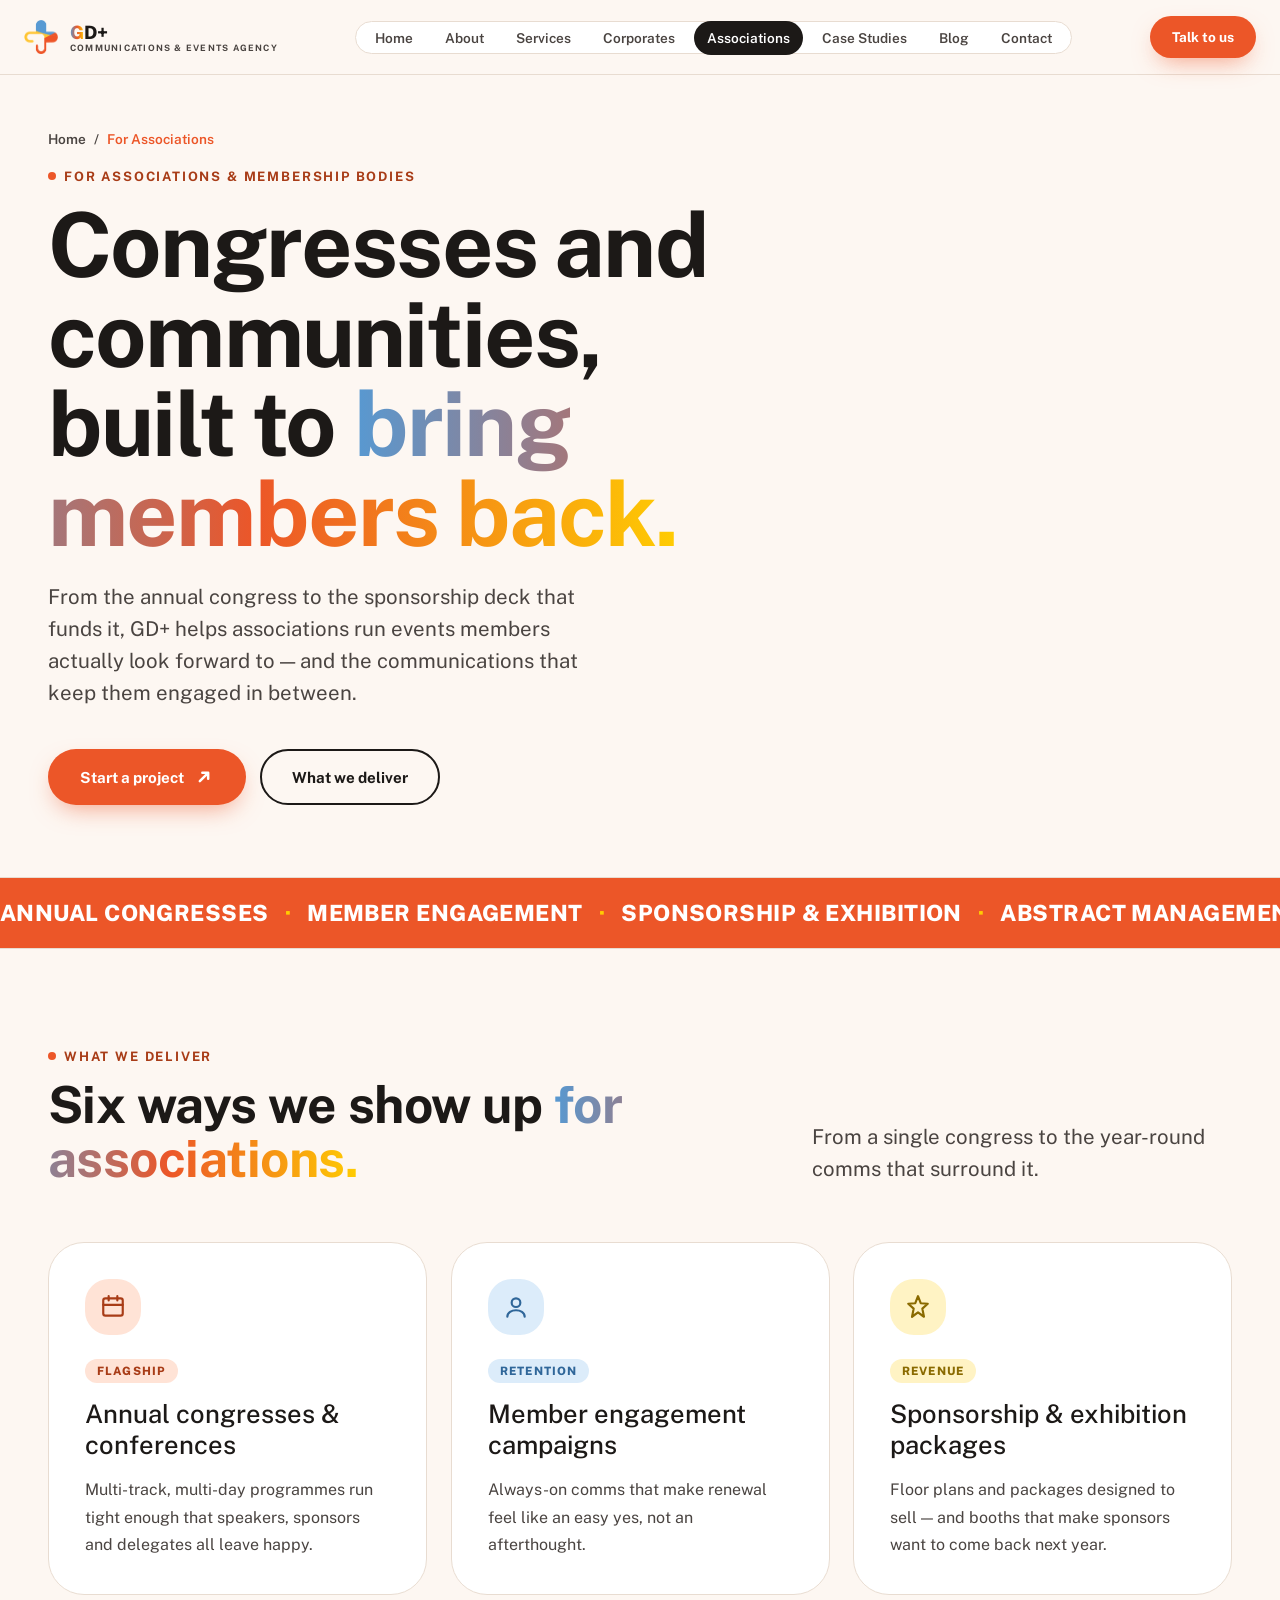
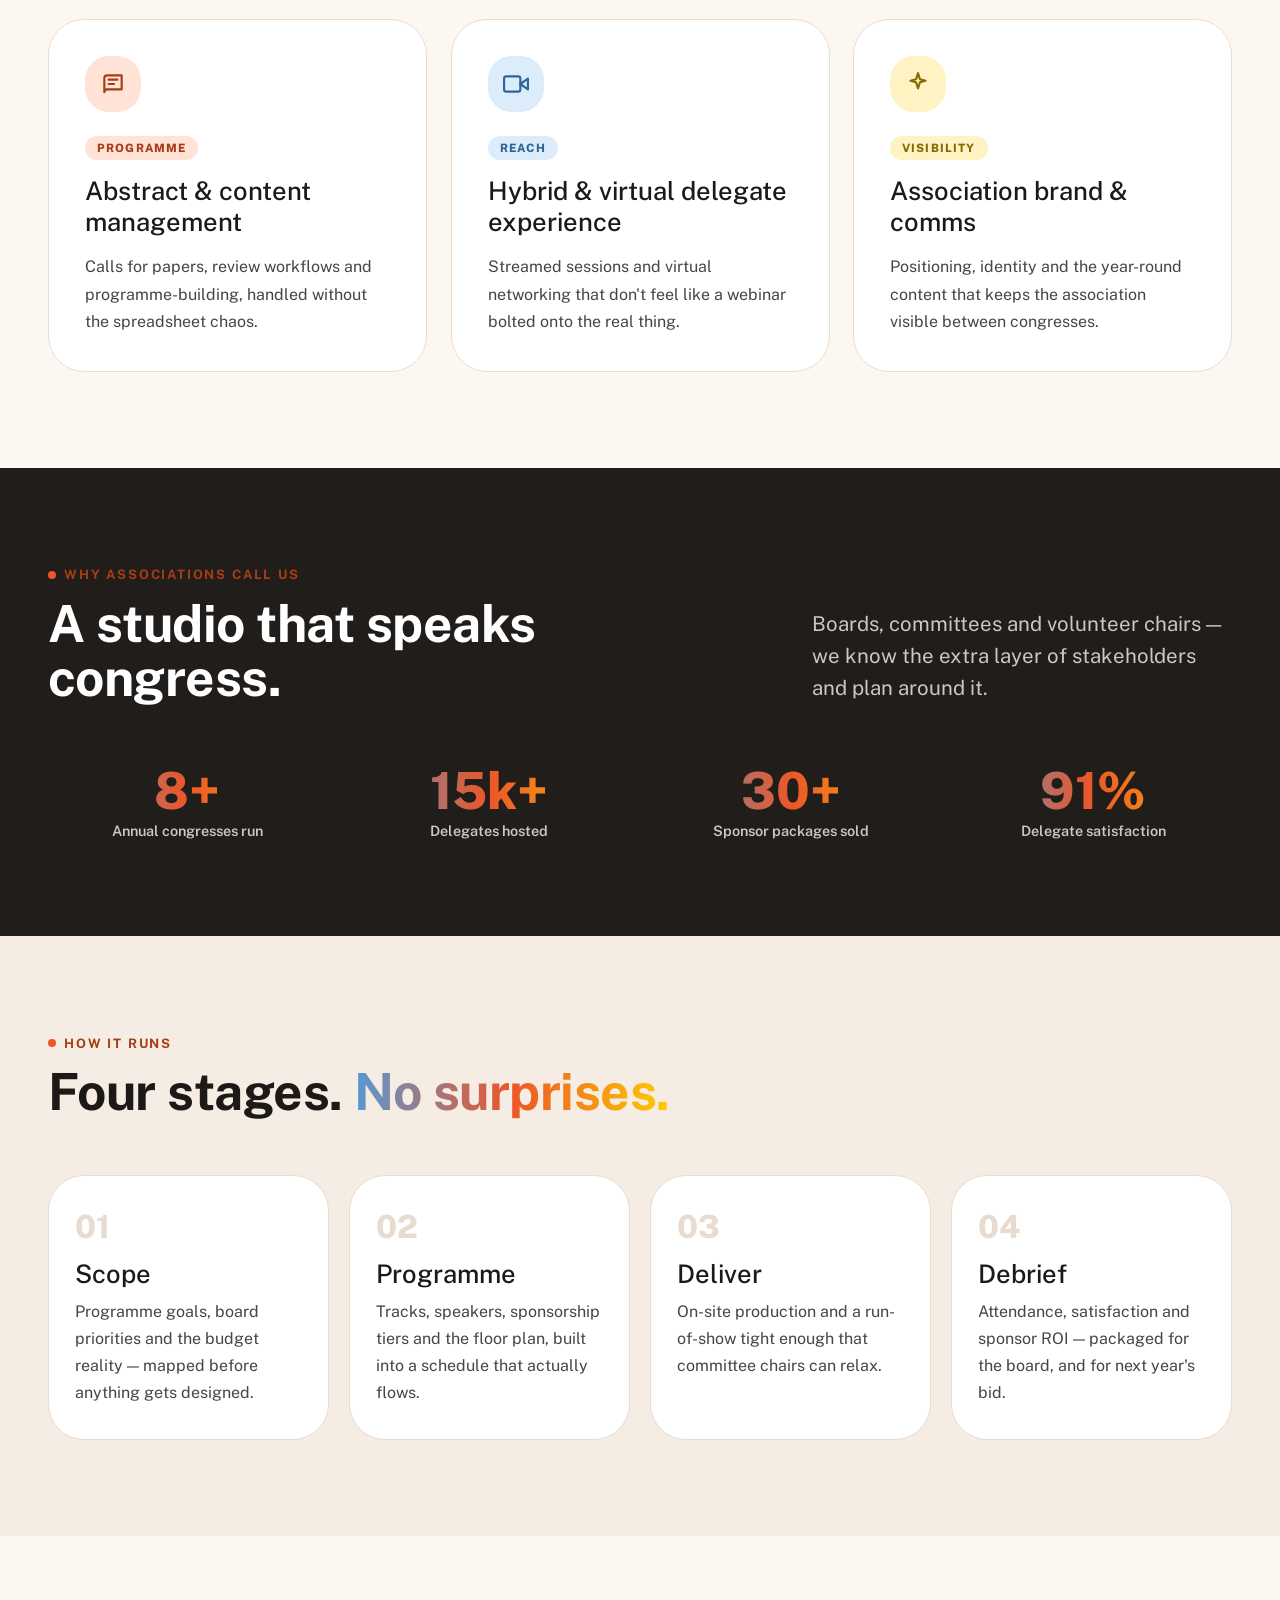
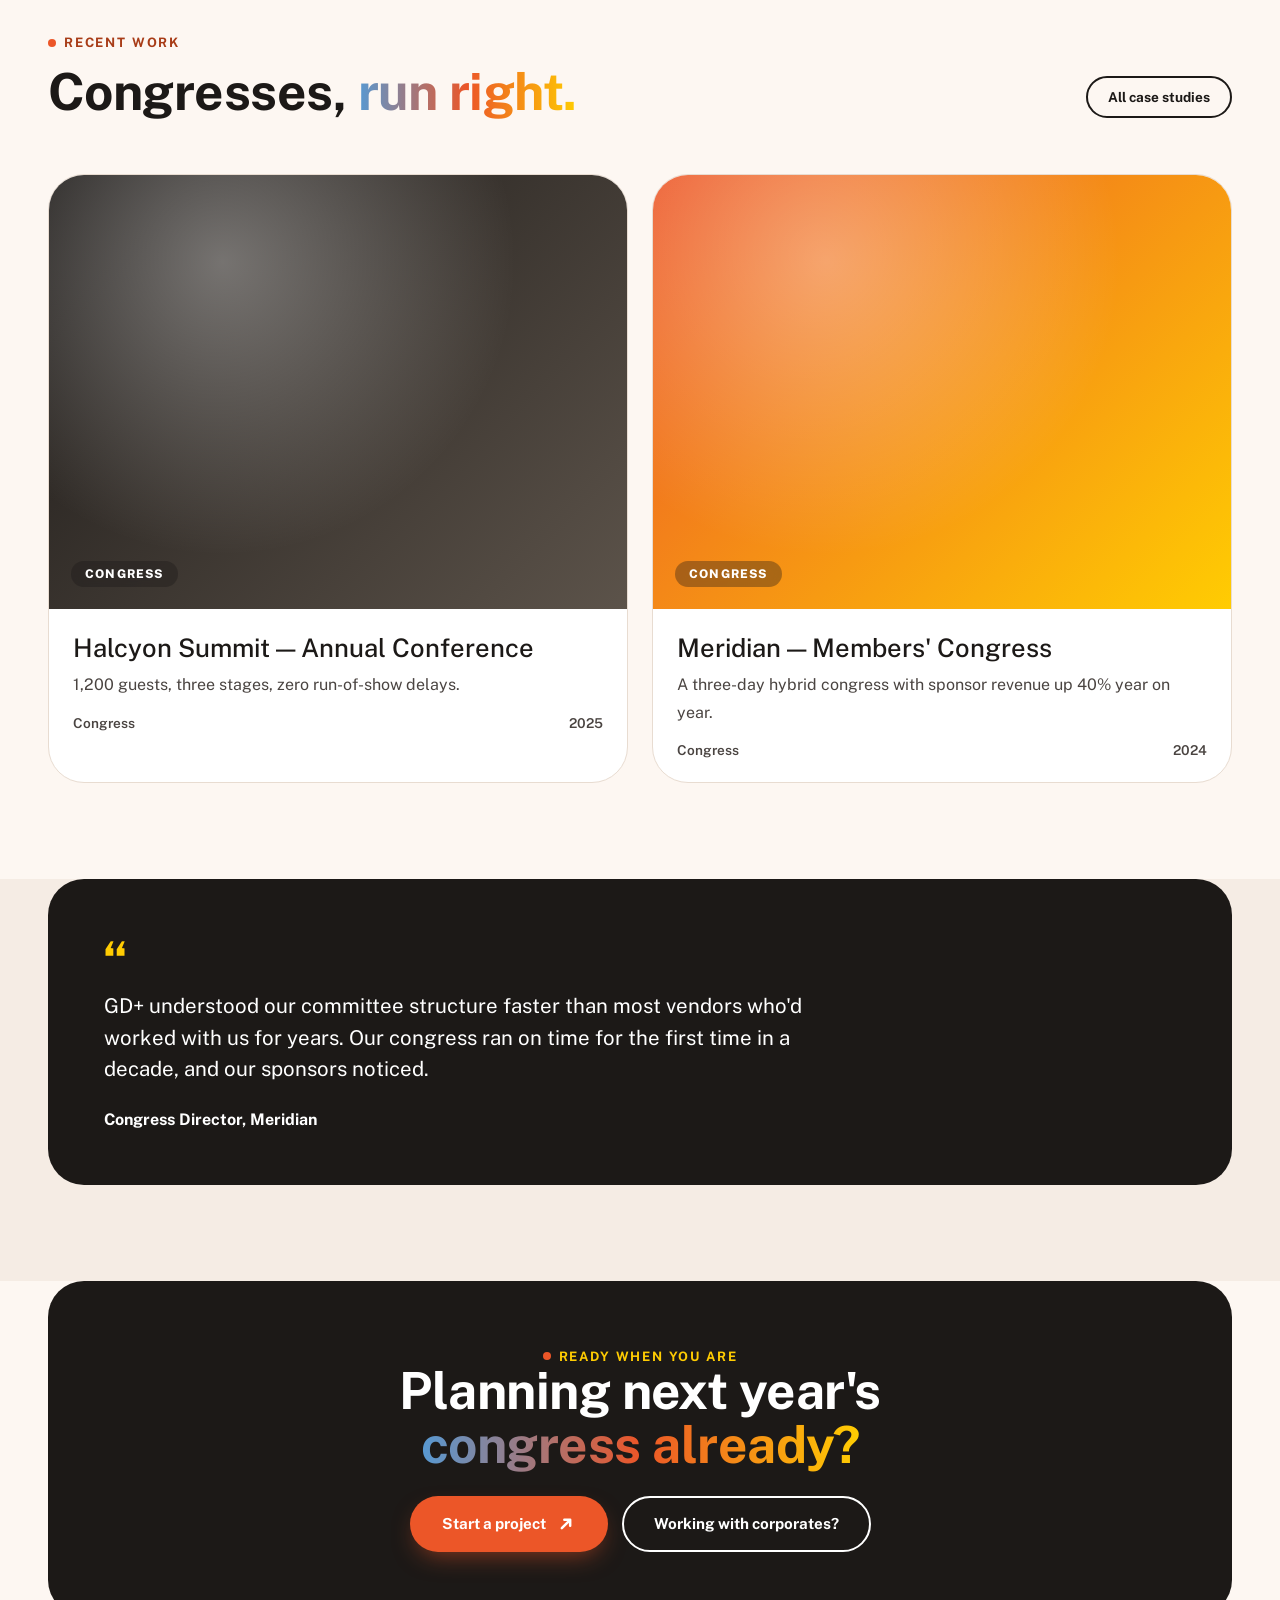
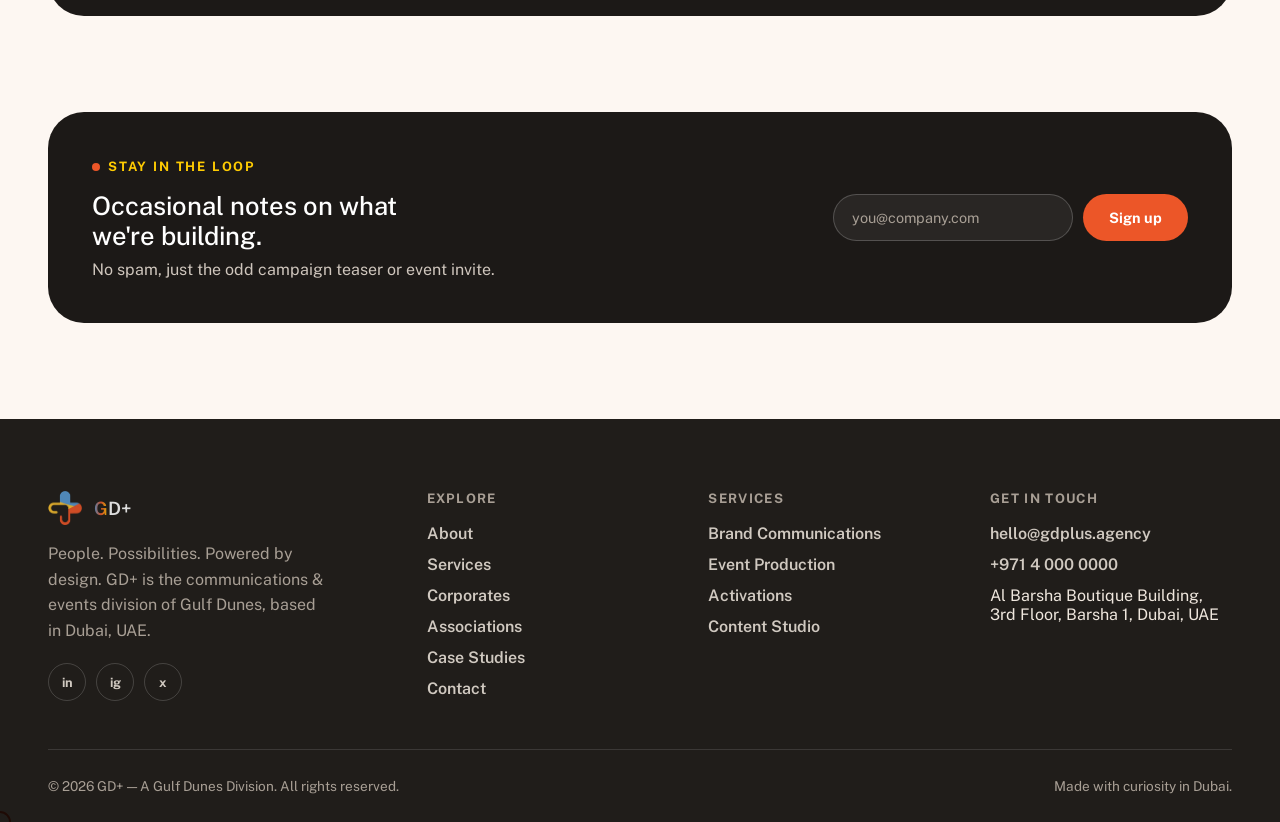
<file: associations.html>
<!doctype html>
<html lang="en">
<head>
<meta charset="UTF-8">
<meta name="viewport" content="width=device-width, initial-scale=1.0">
<title>For Associations — GD+</title>
<meta name="description" content="GD+ partners with associations and membership bodies on annual congresses, member engagement, sponsorship and hybrid delegate experiences.">
<link rel="icon" href="data:image/svg+xml,%3Csvg xmlns='http://www.w3.org/2000/svg' viewBox='0 0 100 100'%3E%3Crect width='100' height='100' rx='24' fill='%23ec5628'/%3E%3Crect x='38' y='14' width='24' height='72' rx='12' fill='white'/%3E%3Crect x='14' y='38' width='72' height='24' rx='12' fill='white'/%3E%3C/svg%3E">
<style>
/* ==========================================================================
   GD+ — Communications & Events Agency
   Design tokens derived from brand guidelines:
   Primary #ec5628 · Secondary #5799d2 · Tertiary #ffcc02
   Type: Public Sans · Material 3–inspired shape language, playful energy
   ========================================================================== */

@import url('https://fonts.googleapis.com/css2?family=Public+Sans:ital,wght@0,400;0,500;0,600;0,700;0,800;1,600&display=swap');

:root{
  /* brand */
  --c-primary: #ec5628;
  --c-primary-ink: #a83c17;
  --c-primary-light: #ffe3d6;
  --c-secondary: #5799d2;
  --c-secondary-ink: #2f6699;
  --c-secondary-light: #dcecfa;
  --c-tertiary: #ffcc02;
  --c-tertiary-ink: #8a6a00;
  --c-tertiary-light: #fff3c4;

  /* neutrals */
  --c-ink: #1c1917;
  --c-ink-soft: #4a4441;
  --c-paper: #fdf7f2;
  --c-paper-alt: #ffffff;
  --c-surface: #f5ece4;
  --c-line: #e8dcd1;
  --c-dark: #201d1a;
  --c-dark-surface: #2b2622;

  /* shape */
  --r-sm: 14px;
  --r-md: 24px;
  --r-lg: 36px;
  --r-pill: 999px;

  /* motion */
  --ease: cubic-bezier(.22,1,.36,1);

  /* type */
  --font: 'Public Sans', system-ui, sans-serif;
}

*,*::before,*::after{ box-sizing:border-box; }
html{ scroll-behavior:smooth; overflow-x:hidden; }
body{
  margin:0;
  font-family:var(--font);
  background:var(--c-paper);
  color:var(--c-ink);
  -webkit-font-smoothing:antialiased;
  overflow-x:hidden;
}
img,svg{ display:block; max-width:100%; }
a{ color:inherit; text-decoration:none; }
ul{ margin:0; padding:0; list-style:none; }
button{ font-family:inherit; cursor:pointer; }
h1,h2,h3,h4,p{ margin:0; }

.container{
  width:100%;
  max-width:1600px;
  margin:0 auto;
  padding:0 48px;
}
@media (max-width:760px){
  .container{ padding:0 24px; }
}
section{ position:relative; }

::selection{ background:var(--c-tertiary); color:var(--c-ink); }

/* ---------- type scale ---------- */
.eyebrow{
  display:inline-flex;
  align-items:center;
  gap:8px;
  font-size:13px;
  font-weight:700;
  letter-spacing:.14em;
  text-transform:uppercase;
  color:var(--c-primary-ink);
}
.eyebrow::before{
  content:'';
  width:8px;height:8px;
  border-radius:50%;
  background:var(--c-primary);
}
h1, .h1{
  font-size:clamp(2.8rem, 7vw, 7.5rem);
  font-weight:700;
  line-height:1;
  letter-spacing:-.02em;
}
.subtitle{
  font-size:clamp(2.2rem, 5.6vw, 6rem);
  font-weight:600;
  line-height:1.04;
  letter-spacing:-.01em;
}
h2, .h2{
  font-size:clamp(2rem, 4vw, 4rem);
  font-weight:700;
  line-height:1.05;
  letter-spacing:-.01em;
}
.subheading{
  font-size:clamp(1.5rem, 2.8vw, 2.625rem);
  font-weight:500;
  line-height:1.15;
}
h3, .h3{
  font-size:clamp(1.3rem, 2vw, 1.75rem);
  font-weight:500;
  line-height:1.2;
}
.lede{
  font-size:clamp(1.05rem, 1.6vw, 1.3125rem);
  line-height:1.55;
  color:var(--c-ink-soft);
  font-weight:400;
}
.body-text{ font-size:1rem; line-height:1.7; color:var(--c-ink-soft); font-weight:400; }
.caption{ font-size:1rem; line-height:1.5; color:var(--c-ink-soft); font-weight:400; }

/* ---------- buttons ---------- */
.btn{
  position:relative;
  display:inline-flex;
  align-items:center;
  gap:10px;
  padding:16px 30px;
  border-radius:var(--r-pill);
  font-weight:700;
  font-size:.95rem;
  border:2px solid transparent;
  transition:transform .35s var(--ease), box-shadow .35s var(--ease), background .25s, color .25s, border-color .25s;
  white-space:nowrap;
}
.btn-primary{
  background:var(--c-primary);
  color:#fff;
  box-shadow:0 10px 24px -8px rgba(236,86,40,.55);
}
.btn-primary:hover{ box-shadow:0 16px 34px -8px rgba(236,86,40,.65); transform:translateY(-2px); }
.btn-dark{
  background:var(--c-ink);
  color:#fff;
}
.btn-dark:hover{ background:var(--c-primary); transform:translateY(-2px); }
.btn-ghost{
  background:transparent;
  border-color:currentColor;
  color:var(--c-ink);
}
.btn-ghost:hover{ background:var(--c-ink); color:#fff; }
.btn-ghost.on-dark{ color:#fff; }
.btn-ghost.on-dark:hover{ background:#fff; color:var(--c-ink); }
.btn-arrow{
  display:inline-flex;
  width:20px; height:20px;
  transition:transform .35s var(--ease);
}
.btn:hover .btn-arrow{ transform:translateX(4px); }
.btn-sm{ padding:11px 20px; font-size:.85rem; }

/* ---------- header / nav ---------- */
.gdplus-header{
  position:sticky;
  top:0;
  left:0;
  width:100vw;
  margin-left:calc(50% - 50vw);
  z-index:100;
  background:rgba(253,247,242,.82);
  backdrop-filter:blur(14px) saturate(1.4);
  border-bottom:1px solid var(--c-line);
}
/* Full-bleed breakout: keeps these edge-to-edge even if a host page
   (e.g. a CMS embed) nests them inside a width-constrained container. */
.gdplus-footer,
.marquee,
.hero,
.section.on-dark,
.section.on-surface{
  width:100vw;
  margin-left:calc(50% - 50vw);
}
.nav{
  display:flex;
  align-items:center;
  justify-content:space-between;
  padding:16px 24px;
}
.brand{
  display:flex;
  align-items:center;
  gap:12px;
  font-weight:800;
  font-size:1.15rem;
  letter-spacing:-.01em;
}
.brand small{
  display:block;
  font-size:.55rem;
  font-weight:700;
  letter-spacing:.14em;
  color:var(--c-ink-soft);
  text-transform:uppercase;
}
.logo-mark{
  width:34px; height:34px;
  flex:none;
  display:block;
  object-fit:contain;
}

.nav-links{
  display:flex;
  align-items:center;
  gap:6px;
  padding:6px;
  background:var(--c-paper-alt);
  border-radius:var(--r-pill);
  border:1px solid var(--c-line);
}
.nav-links a{
  padding:9px 13px;
  border-radius:var(--r-pill);
  font-weight:600;
  font-size:.85rem;
  color:var(--c-ink-soft);
  white-space:nowrap;
  transition:background .25s, color .25s;
}
.nav-links a:hover{ background:var(--c-surface); color:var(--c-ink); }
.nav-links a.active{ background:var(--c-ink); color:#fff; }

.nav-actions{ display:flex; align-items:center; gap:12px; }
.nav-toggle{
  display:none;
  width:44px; height:44px;
  border-radius:var(--r-pill);
  border:1px solid var(--c-line);
  background:var(--c-paper-alt);
  align-items:center;
  justify-content:center;
  flex-direction:column;
  gap:5px;
}
.nav-toggle span{ width:18px; height:2px; background:var(--c-ink); border-radius:2px; transition:transform .3s, opacity .3s; }
.nav-toggle.is-open span:nth-child(1){ transform:translateY(7px) rotate(45deg); }
.nav-toggle.is-open span:nth-child(2){ opacity:0; }
.nav-toggle.is-open span:nth-child(3){ transform:translateY(-7px) rotate(-45deg); }

@media (max-width:1180px){
  .nav-links{
    position:fixed;
    inset:78px 16px auto 16px;
    flex-direction:column;
    align-items:stretch;
    padding:12px;
    gap:4px;
    box-shadow:0 24px 50px -20px rgba(28,25,23,.3);
    transform:translateY(-12px);
    opacity:0;
    pointer-events:none;
    transition:transform .3s var(--ease), opacity .3s var(--ease);
  }
  .nav-links.is-open{ transform:translateY(0); opacity:1; pointer-events:auto; }
  .nav-links a{ text-align:center; padding:14px; }
  .nav-toggle{ display:flex; }
  .nav-actions .btn-sm{ display:none; }
}

/* ---------- decorative floating plus marks ---------- */
.floater{
  position:absolute;
  z-index:0;
  opacity:.5;
  filter:blur(.3px);
  animation:floaty 9s ease-in-out infinite;
}
.floater::before,.floater::after{
  content:'';
  position:absolute;
  border-radius:var(--r-pill);
}
.floater.f-orange::before,.floater.f-orange::after{ background:var(--c-primary); }
.floater.f-blue::before,.floater.f-blue::after{ background:var(--c-secondary); }
.floater.f-gold::before,.floater.f-gold::after{ background:var(--c-tertiary); }
.floater::before{ left:38%; right:38%; top:0; bottom:0; }
.floater::after{ top:38%; bottom:38%; left:0; right:0; }
@keyframes floaty{
  0%,100%{ transform:translate(0,0) rotate(0deg); }
  50%{ transform:translate(-14px,18px) rotate(18deg); }
}

/* ---------- hero ---------- */
.hero{
  padding:64px 0 96px;
  overflow:hidden;
}
.hero-watermark{
  position:absolute;
  font-weight:800;
  font-size:min(48vw, 620px);
  line-height:1;
  color:var(--c-ink);
  opacity:.035;
  z-index:0;
  top:-14%;
  right:-3%;
  pointer-events:none;
  user-select:none;
}
.hero-inner{
  display:grid;
  gap:32px;
  position:relative;
  z-index:1;
}
.hero-rotator{
  display:inline-grid;
}
.hero-rotator span{
  grid-area:1/1;
  opacity:0;
  transform:translateY(14px);
  transition:opacity .5s var(--ease), transform .5s var(--ease);
  background:linear-gradient(90deg, var(--c-secondary), var(--c-primary), var(--c-tertiary));
  -webkit-background-clip:text;
  background-clip:text;
  color:transparent;
}
.hero-rotator span.is-active{ opacity:1; transform:translateY(0); }

.hero-scene{
  position:relative;
  width:100%;
  aspect-ratio:1/1;
  max-width:420px;
  margin:0 auto;
}
.hero-blob{
  position:absolute;
  inset:6%;
  border-radius:38% 62% 60% 40% / 45% 40% 60% 55%;
  background:linear-gradient(135deg, var(--c-secondary), var(--c-primary) 60%, var(--c-tertiary));
  animation:blobbing 10s ease-in-out infinite;
}
@keyframes blobbing{
  0%,100%{ border-radius:38% 62% 60% 40% / 45% 40% 60% 55%; transform:rotate(0deg) scale(1); }
  33%{ border-radius:55% 45% 40% 60% / 60% 55% 45% 40%; transform:rotate(8deg) scale(1.03); }
  66%{ border-radius:45% 55% 55% 45% / 40% 60% 40% 60%; transform:rotate(-6deg) scale(.98); }
}
.hero-illustration{
  position:absolute;
  inset:9%;
  filter:drop-shadow(0 16px 30px rgba(28,25,23,.25));
}
.hero-illustration svg{ width:100%; height:100%; }
.hero-illustration .spotlight{ animation:spotlightPulse 5s ease-in-out infinite; transform-origin:center top; }
.hero-illustration .confetti-bit{ animation:confettiDrift 3.6s ease-in-out infinite; transform-box:fill-box; transform-origin:center; }
.hero-illustration .confetti-bit:nth-child(2n){ animation-delay:-1.1s; }
.hero-illustration .confetti-bit:nth-child(3n){ animation-delay:-2.3s; }
@keyframes spotlightPulse{ 0%,100%{ opacity:.1; } 50%{ opacity:.22; } }
@keyframes confettiDrift{
  0%,100%{ transform:translateY(0) rotate(0deg); }
  50%{ transform:translateY(-6px) rotate(14deg); }
}

/* ---------- hero: full-bleed video header ---------- */
.hero--video{
  min-height:88vh;
  display:flex;
  align-items:flex-end;
  padding:64px 0 72px;
  color:#fff;
}
.hero-media{
  position:absolute;
  inset:0;
  z-index:0;
  overflow:hidden;
  background:var(--c-dark);
}
.hero-video{
  position:absolute; inset:0;
  width:100%; height:100%;
  object-fit:cover;
  z-index:2;
}
.hero-yt-wrap{
  position:absolute; inset:0;
  z-index:2;
  overflow:hidden;
  pointer-events:none;
  background:var(--c-dark);
}
.hero-yt-wrap iframe{
  position:absolute; top:50%; left:50%;
  width:177.78vh; height:100vh;
  min-width:100%; min-height:56.25vw;
  transform:translate(-50%,-50%);
  border:0;
}
.hero-fallback-bg{
  position:absolute; inset:-10%;
  background:linear-gradient(135deg, var(--c-secondary), var(--c-primary) 55%, var(--c-tertiary));
  background-size:220% 220%;
  animation:heroGradientDrift 16s ease-in-out infinite;
  z-index:1;
}
@keyframes heroGradientDrift{
  0%,100%{ background-position:0% 30%; }
  50%{ background-position:100% 70%; }
}
.hero-fallback-scene{
  position:absolute;
  inset:-6%;
  opacity:.14;
  mix-blend-mode:soft-light;
  z-index:1;
}
.hero-fallback-scene svg{ width:100%; height:100%; }
.hero-scrim{
  position:absolute; inset:0;
  background:rgba(28,25,23,.5);
  z-index:3;
}
.hero--video .hero-inner{
  position:relative;
  z-index:1;
  display:block;
  max-width:740px;
}
.hero--video .eyebrow{ color:#fff; }
.hero--video .eyebrow::before{ background:var(--c-tertiary); }
.hero--video h1{ color:#fff; font-size:clamp(2.6rem, 4.4vw, 4.5rem); line-height:1.05; }
.hero--video .lede{ color:rgba(255,255,255,.84); }
.hero--video .sticker{
  background:rgba(28,25,23,.5);
  border-color:rgba(255,255,255,.18);
  color:#fff;
  backdrop-filter:blur(10px);
  z-index:1;
}
.hero--video .sticker b{ color:var(--c-tertiary); }
.hero-watermark.on-video{ opacity:.07; color:#fff; }
.hero--video .hero-rotator span{
  background:none;
  -webkit-text-fill-color:#fff;
  color:#fff;
  text-shadow:0 4px 24px rgba(0,0,0,.35);
}
.hero-play{
  position:absolute;
  z-index:1;
  display:inline-flex;
  align-items:center;
  gap:10px;
  background:rgba(255,255,255,.14);
  border:1px solid rgba(255,255,255,.35);
  color:#fff;
  text-decoration:none;
  padding:10px 18px 10px 10px;
  border-radius:var(--r-pill);
  font-weight:700;
  font-size:.82rem;
  backdrop-filter:blur(10px);
  cursor:pointer;
  transition:background .2s ease, border-color .2s ease;
}
.hero-play:hover{
  background:rgba(255,255,255,.24);
  border-color:rgba(255,255,255,.5);
}
.hero-play .dot{
  width:30px; height:30px; border-radius:50%;
  background:#fff; color:var(--c-ink);
  display:flex; align-items:center; justify-content:center;
  flex:none;
}
@media (max-width:760px){
  .hero--video{ min-height:78vh; align-items:center; }
  .hero-play{ display:none; }
}

@media (min-width:860px){
  .hero-inner{ grid-template-columns:1.1fr .9fr; align-items:center; }
}

/* ---------- marquee ---------- */
.marquee{
  border-top:1px solid var(--c-line);
  border-bottom:1px solid var(--c-line);
  background:var(--c-primary);
  padding:22px 0;
  overflow:hidden;
}
.marquee-track{
  display:flex;
  width:max-content;
  gap:48px;
  animation:marquee 26s linear infinite;
}
.marquee:hover .marquee-track{ animation-play-state:paused; }
.marquee-track span{
  font-size:1.4rem;
  font-weight:800;
  color:#fff;
  white-space:nowrap;
  display:flex;
  align-items:center;
  gap:16px;
  text-transform:uppercase;
  letter-spacing:.02em;
}
.marquee-track span em{
  font-style:normal;
  color:var(--c-tertiary);
}
@keyframes marquee{
  from{ transform:translateX(0); }
  to{ transform:translateX(-50%); }
}
.marquee.light{ background:var(--c-paper-alt); }
.marquee.light .marquee-track span{ color:var(--c-ink-soft); font-size:1.1rem; font-weight:700; }
.marquee.light .marquee-track span em{ color:var(--c-primary); }

/* ---------- sections ---------- */
.section{ padding:96px 0; }
.section-head{
  display:flex;
  flex-wrap:wrap;
  justify-content:space-between;
  align-items:flex-end;
  gap:24px;
  margin-bottom:56px;
}
.section-head h2{ margin-top:14px; max-width:640px; }
.section-head .lede{ max-width:420px; }
.section.on-dark{ background:var(--c-dark); color:#fff; }
.section.on-dark .lede{ color:#cfc6bd; }
.section.on-surface{ background:var(--c-surface); }

/* ---------- pillar / feature cards ---------- */
.grid-3{ display:grid; gap:24px; grid-template-columns:repeat(3,1fr); }
.grid-2{ display:grid; gap:24px; grid-template-columns:repeat(auto-fit,minmax(320px,1fr)); }
@media (max-width:900px){
  .grid-3{ grid-template-columns:1fr; }
}

.card{
  background:var(--c-paper-alt);
  border:1px solid var(--c-line);
  border-radius:var(--r-lg);
  padding:36px;
  transition:transform .4s var(--ease), box-shadow .4s var(--ease), border-color .4s;
  will-change:transform;
}
.card:hover{
  box-shadow:0 30px 60px -30px rgba(28,25,23,.35);
  border-color:transparent;
}
.card-icon{
  width:56px; height:56px;
  border-radius:var(--r-md);
  display:flex; align-items:center; justify-content:center;
  margin-bottom:24px;
  font-size:1.5rem;
}
.card-icon.orange{ background:var(--c-primary-light); color:var(--c-primary-ink); }
.card-icon.blue{ background:var(--c-secondary-light); color:var(--c-secondary-ink); }
.card-icon.gold{ background:var(--c-tertiary-light); color:var(--c-tertiary-ink); }
.card h3{ margin-bottom:12px; }
.card-tag{
  display:inline-block;
  font-size:.72rem;
  font-weight:800;
  letter-spacing:.1em;
  text-transform:uppercase;
  padding:5px 12px;
  border-radius:var(--r-pill);
  margin-bottom:16px;
}
.card-tag.orange{ background:var(--c-primary-light); color:var(--c-primary-ink); }
.card-tag.blue{ background:var(--c-secondary-light); color:var(--c-secondary-ink); }
.card-tag.gold{ background:var(--c-tertiary-light); color:var(--c-tertiary-ink); }

/* ---------- flat colour "block" cards (Miro-style) ---------- */
.card.tone-orange{ background:var(--c-primary); border-color:transparent; color:#fff; }
.card.tone-blue{ background:var(--c-secondary); border-color:transparent; color:#0c2338; }
.card.tone-gold{ background:var(--c-tertiary); border-color:transparent; color:#3d2e00; }
.card.tone-orange .body-text{ color:rgba(255,255,255,.85); }
.card.tone-blue .body-text{ color:rgba(12,35,56,.72); }
.card.tone-gold .body-text{ color:rgba(61,46,0,.75); }
.card.tone-orange .card-icon,
.card.tone-blue .card-icon,
.card.tone-gold .card-icon{ background:rgba(255,255,255,.28); color:inherit; }
.card.tone-orange .card-tag,
.card.tone-blue .card-tag,
.card.tone-gold .card-tag{ background:rgba(255,255,255,.3); color:inherit; }

/* ---------- stats ---------- */
.stats{
  display:grid;
  gap:24px;
  grid-template-columns:repeat(4,1fr);
  text-align:center;
}
@media (max-width:760px){
  .stats{ grid-template-columns:repeat(2,1fr); gap:32px 24px; }
}
.stat b{
  display:block;
  font-size:clamp(2.2rem,4vw,3.4rem);
  font-weight:800;
  background:linear-gradient(90deg, var(--c-secondary), var(--c-primary), var(--c-tertiary));
  -webkit-background-clip:text;
  background-clip:text;
  color:transparent;
}
.stat span{ font-weight:600; color:var(--c-ink-soft); font-size:.9rem; }
.on-dark .stat span{ color:#cfc6bd; }

/* ---------- process ---------- */
.process{
  display:grid;
  gap:20px;
  grid-template-columns:repeat(auto-fit,minmax(220px,1fr));
  counter-reset:step;
}
.process-step{
  position:relative;
  padding:32px 26px;
  border-radius:var(--r-lg);
  background:var(--c-paper-alt);
  border:1px solid var(--c-line);
}
.process-step::before{
  counter-increment:step;
  content:'0' counter(step);
  font-weight:800;
  font-size:2rem;
  color:var(--c-line);
  display:block;
  margin-bottom:14px;
}

/* ---------- reveal ---------- */
[data-reveal]{
  opacity:0;
  transform:translateY(28px);
  transition:opacity .7s var(--ease), transform .7s var(--ease);
}
[data-reveal].is-visible{ opacity:1; transform:translateY(0); }

/* ---------- CTA banner ---------- */
.cta-banner{
  border-radius:var(--r-lg);
  padding:64px 40px;
  background:var(--c-ink);
  color:#fff;
  text-align:center;
  position:relative;
  overflow:hidden;
}
.cta-banner h2{ max-width:640px; margin:0 auto 24px; }
.cta-banner .btn-row{ display:flex; gap:14px; justify-content:center; flex-wrap:wrap; margin-top:12px; }

/* ---------- footer ---------- */
.gdplus-footer{
  background:var(--c-dark);
  color:#efe7de;
  padding:72px 0 28px;
}
.footer-grid{
  display:grid;
  gap:40px;
  grid-template-columns:1.4fr repeat(3,1fr);
  padding-bottom:48px;
  border-bottom:1px solid rgba(255,255,255,.12);
}
.footer-grid h4{ font-size:.82rem; letter-spacing:.1em; text-transform:uppercase; color:#a89f95; margin-bottom:18px; }
.footer-grid ul{ display:grid; gap:12px; }
.footer-grid a{ font-weight:600; color:#efe7de; opacity:.85; transition:opacity .2s, color .2s; }
.footer-grid a:hover{ opacity:1; color:var(--c-tertiary); }
.footer-bottom{
  display:flex;
  justify-content:space-between;
  flex-wrap:wrap;
  gap:12px;
  padding-top:28px;
  font-size:.85rem;
  color:#a89f95;
}
.footer-brand p{ margin-top:16px; max-width:280px; color:#a89f95; line-height:1.6; }
.footer-social{ display:flex; gap:10px; margin-top:20px; }
.footer-social a{
  width:38px;height:38px;
  border-radius:var(--r-pill);
  border:1px solid rgba(255,255,255,.2);
  display:flex; align-items:center; justify-content:center;
  font-size:.8rem; font-weight:700;
}
.footer-social a:hover{ background:var(--c-primary); border-color:var(--c-primary); color:#fff; }

@media (max-width:760px){
  .footer-grid{ grid-template-columns:1fr 1fr; }
}

/* ---------- page hero (inner pages) ---------- */
.page-hero{
  padding:56px 0 72px;
  position:relative;
  overflow:hidden;
}
.crumbs{
  display:flex; align-items:center; gap:8px;
  font-size:.85rem; font-weight:600; color:var(--c-ink-soft);
  margin-bottom:18px;
}
.crumbs em{ font-style:normal; color:var(--c-primary); }

/* ---------- filter chips (case studies) ---------- */
.chip-row{ display:flex; flex-wrap:wrap; gap:10px; margin-bottom:40px; }
.chip{
  padding:11px 20px;
  border-radius:var(--r-pill);
  border:1px solid var(--c-line);
  background:var(--c-paper-alt);
  font-weight:700;
  font-size:.85rem;
  transition:background .25s, color .25s, border-color .25s;
}
.chip.is-active, .chip:hover{ background:var(--c-ink); color:#fff; border-color:var(--c-ink); }

/* ---------- case study cards ---------- */
.case-card{
  border-radius:var(--r-lg);
  overflow:hidden;
  background:var(--c-paper-alt);
  border:1px solid var(--c-line);
  transition:transform .4s var(--ease), box-shadow .4s var(--ease);
  display:block;
}
.case-card:hover{ transform:translateY(-6px); box-shadow:0 30px 60px -28px rgba(28,25,23,.35); }
.case-thumb{
  aspect-ratio:4/3;
  position:relative;
  display:flex;
  align-items:flex-end;
  padding:22px;
  overflow:hidden;
}
.case-thumb::after{
  content:'';
  position:absolute; inset:0;
  background:radial-gradient(circle at 30% 20%, rgba(255,255,255,.35), transparent 55%);
}
.case-thumb span{
  position:relative;
  z-index:1;
  color:#fff;
  font-weight:800;
  font-size:.75rem;
  text-transform:uppercase;
  letter-spacing:.1em;
  background:rgba(28,25,23,.35);
  padding:6px 14px;
  border-radius:var(--r-pill);
  backdrop-filter:blur(6px);
}
.case-body{ padding:24px; }
.case-body .h3{ margin-bottom:8px; }
.case-meta{ display:flex; justify-content:space-between; margin-top:16px; font-size:.85rem; color:var(--c-ink-soft); font-weight:600; }

.grad-1{ background:linear-gradient(135deg,var(--c-primary),#ff8a5c); }
.grad-2{ background:linear-gradient(135deg,var(--c-secondary),#8fd0ff); }
.grad-3{ background:linear-gradient(135deg,var(--c-tertiary),#ffe27a); }
.grad-4{ background:linear-gradient(135deg,var(--c-ink),#5c534a); }
.grad-5{ background:linear-gradient(135deg,var(--c-secondary),var(--c-primary)); }
.grad-6{ background:linear-gradient(135deg,var(--c-primary),var(--c-tertiary)); }

/* ---------- team (flat-colour photo-block cards, Miro-inspired) ---------- */
.team-card{ text-align:left; }
.team-photo{
  position:relative;
  aspect-ratio:1/1;
  border-radius:var(--r-lg);
  overflow:hidden;
  margin-bottom:20px;
  display:flex;
  align-items:flex-end;
  justify-content:center;
}
.team-photo svg{
  width:78%;
  height:92%;
  position:relative;
  top:8%;
}
.team-photo.tone-gold{ background:var(--c-tertiary); }
.team-photo.tone-gold svg{ color:rgba(61,46,0,.55); }
.team-photo.tone-orange{ background:var(--c-primary); }
.team-photo.tone-orange svg{ color:rgba(255,255,255,.5); }
.team-photo.tone-blue{ background:var(--c-secondary); }
.team-photo.tone-blue svg{ color:rgba(11,33,56,.4); }
.team-photo.tone-orange-light{ background:var(--c-primary-light); }
.team-photo.tone-orange-light svg{ color:rgba(168,60,23,.4); }
.team-photo.tone-blue-light{ background:var(--c-secondary-light); }
.team-photo.tone-blue-light svg{ color:rgba(47,102,153,.4); }
.team-photo.tone-gold-light{ background:var(--c-tertiary-light); }
.team-photo.tone-gold-light svg{ color:rgba(138,106,0,.4); }
.team-card h3{ margin-bottom:2px; }
.team-card p{ color:var(--c-ink-soft); font-size:.9rem; }

/* ---------- values ---------- */
.value-row{
  display:flex;
  gap:20px;
  padding:26px 0;
  border-top:1px solid var(--c-line);
  align-items:flex-start;
}
.value-row:last-child{ border-bottom:1px solid var(--c-line); }
.value-num{ font-weight:800; font-size:1.4rem; color:var(--c-line); flex:none; width:60px; }

/* ---------- services list ---------- */
.service-row{
  display:grid;
  grid-template-columns:auto 1fr auto;
  gap:24px;
  align-items:center;
  padding:32px 0;
  border-top:1px solid var(--c-line);
  transition:padding .3s var(--ease);
}
.service-row:last-child{ border-bottom:1px solid var(--c-line); }
.service-row:hover{ padding-left:12px; }
.service-num{ font-weight:800; font-size:1.1rem; color:var(--c-ink-soft); }
.service-arrow{
  width:44px;height:44px;
  border-radius:var(--r-pill);
  border:1px solid var(--c-line);
  display:flex; align-items:center; justify-content:center;
  transition:background .3s, transform .3s var(--ease), border-color .3s;
}
.service-row:hover .service-arrow{ background:var(--c-primary); border-color:var(--c-primary); color:#fff; transform:rotate(45deg); }

/* ---------- contact ---------- */
.contact-grid{
  display:grid;
  gap:40px;
}
@media (min-width:900px){
  .contact-grid{ grid-template-columns:1fr 1fr; }
}
.field{ margin-bottom:18px; }
.field label{ display:block; font-weight:700; font-size:.85rem; margin-bottom:8px; }
.field input, .field textarea, .field select{
  width:100%;
  padding:15px 18px;
  border-radius:var(--r-sm);
  border:1.5px solid var(--c-line);
  background:var(--c-paper-alt);
  font-family:inherit;
  font-size:.95rem;
  color:var(--c-ink);
  transition:border-color .25s, box-shadow .25s;
}
.field input:focus, .field textarea:focus, .field select:focus{
  outline:none;
  border-color:var(--c-primary);
  box-shadow:0 0 0 4px var(--c-primary-light);
}
.field textarea{ resize:vertical; min-height:130px; }
.contact-info-card{
  background:var(--c-ink);
  color:#fff;
  border-radius:var(--r-lg);
  padding:40px;
}
.contact-info-card .info-row{ display:flex; gap:16px; padding:18px 0; border-top:1px solid rgba(255,255,255,.12); }
.contact-info-card .info-row:first-of-type{ border-top:none; }
.info-icon{
  width:42px;height:42px; flex:none;
  border-radius:var(--r-md);
  background:rgba(255,255,255,.1);
  display:flex; align-items:center; justify-content:center;
}
.form-success{
  display:none;
  border-radius:var(--r-lg);
  padding:40px;
  background:var(--c-tertiary-light);
  text-align:center;
}
.form-success.is-visible{ display:block; }
.form-success .mini-mark{ margin:0 auto 18px; }

/* small helper */
.mini-mark{ position:relative; width:28px; height:28px; }
.mini-mark::before,.mini-mark::after{ content:''; position:absolute; border-radius:var(--r-pill); background:var(--c-primary); }
.mini-mark::before{ left:38%; right:38%; top:0; bottom:0; }
.mini-mark::after{ top:38%; bottom:38%; left:0; right:0; }

/* ---------- idle contact popup ---------- */
.idle-popup-backdrop{
  position:fixed;
  inset:0;
  z-index:9990;
  background:rgba(28,25,23,.5);
  backdrop-filter:blur(4px);
  display:flex;
  align-items:center;
  justify-content:center;
  padding:24px;
  opacity:0;
  pointer-events:none;
  transition:opacity .35s var(--ease);
}
.idle-popup-backdrop.is-visible{ opacity:1; pointer-events:auto; }
.idle-popup{
  position:relative;
  width:100%;
  max-width:440px;
  max-height:90vh;
  overflow-y:auto;
  background:var(--c-paper-alt);
  border-radius:var(--r-lg);
  padding:44px;
  box-shadow:0 40px 90px -30px rgba(28,25,23,.5);
  opacity:0;
  transform:translateY(24px) scale(.92) rotate(-1deg);
}
.idle-popup-backdrop.is-visible .idle-popup{
  animation:idlePopIn .6s cubic-bezier(.34,1.56,.64,1) forwards;
}
@keyframes idlePopIn{
  0%{ opacity:0; transform:translateY(24px) scale(.92) rotate(-1deg); }
  60%{ opacity:1; transform:translateY(-6px) scale(1.02) rotate(.5deg); }
  100%{ opacity:1; transform:translateY(0) scale(1) rotate(0deg); }
}
.idle-popup-close{
  position:absolute;
  top:18px; right:18px;
  width:36px; height:36px;
  border-radius:50%;
  border:1px solid var(--c-line);
  background:var(--c-paper-alt);
  display:flex;
  align-items:center;
  justify-content:center;
  color:var(--c-ink);
  transition:background .25s, transform .35s var(--ease), border-color .25s;
}
.idle-popup-close:hover{ background:var(--c-ink); border-color:var(--c-ink); color:#fff; transform:rotate(90deg); }
.idle-popup .field{ margin-bottom:16px; }
.idle-popup .field textarea{ resize:vertical; }
.idle-popup .form-success{ padding:20px 0; background:transparent; }

/* ---------- custom cursor ---------- */
.cursor-dot{
  position:fixed;
  z-index:9999;
  width:22px;height:22px;
  border-radius:var(--r-pill);
  border:2px solid var(--c-primary);
  pointer-events:none;
  transform:translate(-50%,-50%);
  transition:width .2s var(--ease), height .2s var(--ease), background .2s;
  mix-blend-mode:multiply;
}
.cursor-dot.is-active{ background:var(--c-primary); width:38px; height:38px; }
@media (pointer:coarse){ .cursor-dot{ display:none; } }

/* ---------- confetti ---------- */
.confetti-piece{
  position:fixed;
  z-index:9998;
  width:8px; height:14px;
  top:50%; left:50%;
  pointer-events:none;
  border-radius:2px;
}

/* ---------- glow preview cards ---------- */
.glow-card{
  position:relative;
  padding:28px;
  border-radius:var(--r-lg);
  background:var(--c-paper-alt);
  border:1px solid var(--c-line);
  overflow:hidden;
}
.glow-card::before{
  content:'';
  position:absolute;
  width:280px;height:280px;
  border-radius:50%;
  filter:blur(64px);
  opacity:.5;
  z-index:0;
}
.glow-card.glow-orange::before{ background:var(--c-primary); top:-80px; left:-80px; }
.glow-card.glow-blue::before{ background:var(--c-secondary); top:-80px; right:-60px; }
.glow-card.glow-gold::before{ background:var(--c-tertiary); bottom:-90px; left:15%; }
.glow-frame{
  position:relative;
  z-index:1;
  border-radius:var(--r-md);
  background:var(--c-paper-alt);
  border:1px solid var(--c-line);
  padding:12px 12px 0;
  box-shadow:0 24px 50px -26px rgba(28,25,23,.3);
  margin-bottom:20px;
  overflow:hidden;
}
.glow-frame-dots{ display:flex; gap:6px; padding-bottom:12px; }
.glow-frame-dots span{ width:8px;height:8px;border-radius:50%; background:var(--c-line); }
.glow-frame-body{
  border-radius:var(--r-sm) var(--r-sm) 0 0;
  aspect-ratio:16/10;
  display:flex; align-items:center; justify-content:center;
}
.glow-card-body{ position:relative; z-index:1; }
.glow-card h3{ margin-bottom:8px; }

/* ---------- mini pill button (in-card CTA) ---------- */
.btn-mini{
  display:inline-flex;
  align-items:center;
  gap:6px;
  padding:9px 16px;
  border-radius:var(--r-pill);
  background:var(--c-ink);
  color:#fff;
  font-weight:700;
  font-size:.78rem;
  margin-top:18px;
  transition:transform .3s var(--ease), background .25s;
}
.btn-mini:hover{ background:var(--c-primary); transform:translateX(2px); }

/* ---------- floating sticker badges ---------- */
.sticker{
  position:absolute;
  display:inline-flex;
  align-items:center;
  gap:8px;
  padding:10px 16px;
  border-radius:var(--r-pill);
  background:var(--c-paper-alt);
  border:1px solid var(--c-line);
  box-shadow:0 16px 32px -18px rgba(28,25,23,.35);
  font-weight:700;
  font-size:.8rem;
  z-index:2;
  animation:stickerFloat 7s ease-in-out infinite;
  white-space:nowrap;
}
.sticker b{ color:var(--c-primary); }
.sticker.s2{ animation-delay:-2.5s; }
@keyframes stickerFloat{
  0%,100%{ transform:translateY(0) rotate(-2deg); }
  50%{ transform:translateY(-10px) rotate(1deg); }
}
@media (max-width:760px){ .sticker{ display:none; } }

/* ---------- centered section head variant ---------- */
.section-head.center{ flex-direction:column; align-items:center; text-align:center; }
.section-head.center .lede{ max-width:560px; }

/* ---------- newsletter strip ---------- */
.news-strip{
  background:var(--c-ink);
  border-radius:var(--r-lg);
  padding:44px;
  display:flex;
  flex-wrap:wrap;
  gap:24px;
  align-items:center;
  justify-content:space-between;
  color:#fff;
}
.news-strip h3{ max-width:360px; }
.news-strip p{ color:#cfc6bd; margin-top:8px; }
.news-form{ display:flex; gap:10px; flex-wrap:wrap; }
.news-form input{
  padding:14px 18px;
  border-radius:var(--r-pill);
  border:1.5px solid rgba(255,255,255,.2);
  background:rgba(255,255,255,.06);
  color:#fff;
  min-width:240px;
  font-family:inherit;
  font-size:.9rem;
}
.news-form input::placeholder{ color:#a89f95; }
.news-form input:focus{ outline:none; border-color:var(--c-primary); }
.news-form button{
  padding:14px 26px;
  border-radius:var(--r-pill);
  background:var(--c-primary);
  color:#fff;
  font-weight:700;
  border:none;
  font-size:.9rem;
}
.news-form button:hover{ background:#ff6a3c; }
.news-form.is-done span{ font-weight:700; color:var(--c-tertiary); }

/* ---------- blog: post cards ---------- */
.post-card{
  display:block;
  border-radius:var(--r-lg);
  overflow:hidden;
  background:var(--c-paper-alt);
  border:1px solid var(--c-line);
  transition:transform .4s var(--ease), box-shadow .4s var(--ease);
}
.post-card:hover{ transform:translateY(-6px); box-shadow:0 30px 60px -28px rgba(28,25,23,.35); }
.post-thumb{
  aspect-ratio:16/10;
  position:relative;
  display:flex;
  align-items:flex-end;
  padding:20px;
  overflow:hidden;
}
.post-thumb::after{
  content:'';
  position:absolute; inset:0;
  background:radial-gradient(circle at 30% 20%, rgba(255,255,255,.35), transparent 55%);
}
.post-thumb span{
  position:relative; z-index:1;
  color:#fff; font-weight:800; font-size:.72rem;
  text-transform:uppercase; letter-spacing:.1em;
  background:rgba(28,25,23,.35);
  padding:6px 13px; border-radius:var(--r-pill);
  backdrop-filter:blur(6px);
}
.post-body{ padding:22px; }
.post-body h3{ margin-bottom:8px; }
.post-meta{
  display:flex; align-items:center; gap:10px;
  margin-top:16px; font-size:.8rem; color:var(--c-ink-soft); font-weight:600;
}
.post-meta .avatar-sm{
  width:26px; height:26px; border-radius:50%;
  display:flex; align-items:center; justify-content:center;
  color:#fff; font-weight:800; font-size:.68rem; flex:none;
}
.post-card.featured{
  display:grid;
  grid-template-columns:1.1fr .9fr;
  align-items:stretch;
}
.post-card.featured .post-thumb{ aspect-ratio:auto; height:100%; }
.post-card.featured .post-body{ padding:36px; display:flex; flex-direction:column; justify-content:center; }
@media (max-width:760px){
  .post-card.featured{ grid-template-columns:1fr; }
}

/* ---------- blog: article typography ---------- */
.article{ max-width:720px; margin:0 auto; }
.article h2{ font-size:clamp(1.5rem,3vw,2rem); margin-top:44px; margin-bottom:16px; }
.article h3{ font-size:1.2rem; margin-top:32px; margin-bottom:12px; }
.article p{ font-size:1.05rem; line-height:1.8; color:var(--c-ink-soft); margin-bottom:20px; }
.article ul{ margin-bottom:20px; }
.article ul li{
  font-size:1.05rem; line-height:1.8; color:var(--c-ink-soft);
  padding-left:24px; position:relative; margin-bottom:8px;
}
.article ul li::before{
  content:''; position:absolute; left:0; top:12px;
  width:7px; height:7px; border-radius:50%; background:var(--c-primary);
}
.article blockquote{
  margin:32px 0;
  padding:8px 0 8px 24px;
  border-left:3px solid var(--c-primary);
  font-size:1.15rem;
  font-weight:500;
  font-style:italic;
  color:var(--c-ink);
}
.article figure{ margin:32px 0; }
.article .fig-img{
  aspect-ratio:16/9;
  border-radius:var(--r-md);
}
.article figcaption{
  font-size:.82rem; color:var(--c-ink-soft); margin-top:10px; text-align:center;
}
.article-hero-meta{
  display:flex; align-items:center; gap:12px;
  margin-top:24px; font-size:.9rem; font-weight:600; color:var(--c-ink-soft);
}
.article-hero-meta .avatar-sm{
  width:38px; height:38px; border-radius:50%;
  display:flex; align-items:center; justify-content:center;
  color:#fff; font-weight:800; font-size:.85rem; flex:none;
}
.article-hero-meta strong{ color:var(--c-ink); }
.article-cover{
  aspect-ratio:21/9;
  border-radius:var(--r-lg);
  margin:32px 0 0;
}

/* ---------- blog: author card ---------- */
.author-card{
  display:flex; gap:18px; align-items:center;
  padding:28px; border-radius:var(--r-lg);
  background:var(--c-surface); margin-top:48px;
}
.author-card .avatar-lg{
  width:56px; height:56px; border-radius:50%; flex:none;
  display:flex; align-items:center; justify-content:center;
  color:#fff; font-weight:800; font-size:1.1rem;
}
.author-card p{ color:var(--c-ink-soft); font-size:.88rem; margin-top:4px; }

/* ---------- brand gradient text (blue -> orange -> yellow, fixed direction) ---------- */
.text-gradient{
  background:linear-gradient(90deg, var(--c-secondary), var(--c-primary), var(--c-tertiary));
  -webkit-background-clip:text;
  background-clip:text;
  color:transparent;
}
.brand .text-gradient{
  -webkit-background-clip:text;
  background-clip:text;
}

/* utility */
.text-center{ text-align:center; }
.mt-8{ margin-top:8px; }
.mt-16{ margin-top:16px; }
.mt-24{ margin-top:24px; }
.mt-40{ margin-top:40px; }
.max-560{ max-width:560px; }
.max-680{ max-width:680px; }

</style>
</head>
<body>

<header class="gdplus-header">
  <nav class="nav container">
    <a href="index.html" class="brand">
      <img class="logo-mark" src="[data-uri]" alt="GD+">
      <span><span class="text-gradient">G</span>D+<small>Communications &amp; Events Agency</small></span>
    </a>
    <ul class="nav-links" data-nav-links>
      <li><a href="index.html">Home</a></li>
      <li><a href="about.html">About</a></li>
      <li><a href="services.html">Services</a></li>
      <li><a href="corporates.html">Corporates</a></li>
      <li><a href="associations.html" class="active">Associations</a></li>
      <li><a href="case-studies.html">Case Studies</a></li>
      <li><a href="blog.html">Blog</a></li>
      <li><a href="contact.html">Contact</a></li>
    </ul>
    <div class="nav-actions">
      <a href="contact.html" class="btn btn-primary btn-sm" data-magnetic>Talk to us</a>
      <button class="nav-toggle" data-nav-toggle aria-label="Toggle menu"><span></span><span></span><span></span></button>
    </div>
  </nav>
</header>

<main>

  <section class="page-hero">
    <div class="floater f-gold" style="width:56px;top:14%;right:8%;"></div>
    <div class="container">
      <div class="crumbs"><a href="index.html">Home</a><span>/</span><em>For Associations</em></div>
      <span class="eyebrow">For Associations &amp; Membership Bodies</span>
      <h1 class="mt-16 max-680">Congresses and communities, built to <span class="text-gradient">bring members back.</span></h1>
      <p class="lede mt-24 max-560">From the annual congress to the sponsorship deck that funds it, GD+ helps associations run events members actually look forward to — and the communications that keep them engaged in between.</p>
      <div class="btn-row mt-40" style="display:flex;gap:14px;flex-wrap:wrap;">
        <a href="contact.html" class="btn btn-primary" data-magnetic>Start a project <span class="btn-arrow"><svg viewBox="0 0 24 24" fill="none" stroke="currentColor" stroke-width="3" stroke-linecap="round" stroke-linejoin="round"><path d="M7 17L17 7M10 7h7v7"/></svg></span></a>
        <a href="#offerings" class="btn btn-ghost" data-magnetic>What we deliver</a>
      </div>
    </div>
  </section>

  <div class="marquee">
    <div class="marquee-track">
      <span>Annual Congresses <em>·</em> Member Engagement <em>·</em> Sponsorship &amp; Exhibition <em>·</em> Abstract Management <em>·</em> Hybrid Delegates <em>·</em> Association Comms <em>·</em></span>
      <span>Annual Congresses <em>·</em> Member Engagement <em>·</em> Sponsorship &amp; Exhibition <em>·</em> Abstract Management <em>·</em> Hybrid Delegates <em>·</em> Association Comms <em>·</em></span>
    </div>
  </div>

  <!-- WHAT WE DELIVER -->
  <section class="section" id="offerings">
    <div class="container">
      <div class="section-head" data-reveal>
        <div>
          <span class="eyebrow">What we deliver</span>
          <h2>Six ways we show up <span class="text-gradient">for associations.</span></h2>
        </div>
        <p class="lede max-560">From a single congress to the year-round comms that surround it.</p>
      </div>
      <div class="grid-3">
        <div class="card" data-tilt data-reveal>
          <div class="card-icon orange">
            <svg width="26" height="26" viewBox="0 0 24 24" fill="none" stroke="currentColor" stroke-width="2" stroke-linecap="round" stroke-linejoin="round"><rect x="3" y="4" width="18" height="16" rx="2"/><path d="M8 2v4M16 2v4M3 10h18"/></svg>
          </div>
          <span class="card-tag orange">Flagship</span>
          <h3>Annual congresses &amp; conferences</h3>
          <p class="body-text mt-16">Multi-track, multi-day programmes run tight enough that speakers, sponsors and delegates all leave happy.</p>
        </div>
        <div class="card" data-tilt data-reveal>
          <div class="card-icon blue">
            <svg width="26" height="26" viewBox="0 0 24 24" fill="none" stroke="currentColor" stroke-width="2" stroke-linecap="round" stroke-linejoin="round"><circle cx="12" cy="8" r="4"/><path d="M4 21c0-4 4-6 8-6s8 2 8 6"/></svg>
          </div>
          <span class="card-tag blue">Retention</span>
          <h3>Member engagement campaigns</h3>
          <p class="body-text mt-16">Always-on comms that make renewal feel like an easy yes, not an afterthought.</p>
        </div>
        <div class="card" data-tilt data-reveal>
          <div class="card-icon gold">
            <svg width="26" height="26" viewBox="0 0 24 24" fill="none" stroke="currentColor" stroke-width="2" stroke-linecap="round" stroke-linejoin="round"><path d="M12 2l2.5 6.5L21 9l-5 4.5L17.5 21 12 17l-5.5 4L8 13.5 3 9l6.5-.5z"/></svg>
          </div>
          <span class="card-tag gold">Revenue</span>
          <h3>Sponsorship &amp; exhibition packages</h3>
          <p class="body-text mt-16">Floor plans and packages designed to sell — and booths that make sponsors want to come back next year.</p>
        </div>
        <div class="card" data-tilt data-reveal>
          <div class="card-icon orange">
            <svg width="26" height="26" viewBox="0 0 24 24" fill="none" stroke="currentColor" stroke-width="2" stroke-linecap="round" stroke-linejoin="round"><path d="M4 19.5A2.5 2.5 0 0 1 6.5 17H20V4H6.5A2.5 2.5 0 0 0 4 6.5v13z"/><path d="M8 8h8M8 12h5"/></svg>
          </div>
          <span class="card-tag orange">Programme</span>
          <h3>Abstract &amp; content management</h3>
          <p class="body-text mt-16">Calls for papers, review workflows and programme-building, handled without the spreadsheet chaos.</p>
        </div>
        <div class="card" data-tilt data-reveal>
          <div class="card-icon blue">
            <svg width="26" height="26" viewBox="0 0 24 24" fill="none" stroke="currentColor" stroke-width="2" stroke-linecap="round" stroke-linejoin="round"><path d="M23 7l-7 5 7 5V7z"/><rect x="1" y="5" width="15" height="14" rx="2"/></svg>
          </div>
          <span class="card-tag blue">Reach</span>
          <h3>Hybrid &amp; virtual delegate experience</h3>
          <p class="body-text mt-16">Streamed sessions and virtual networking that don't feel like a webinar bolted onto the real thing.</p>
        </div>
        <div class="card" data-tilt data-reveal>
          <div class="card-icon gold">
            <svg width="26" height="26" viewBox="0 0 24 24" fill="none" stroke="currentColor" stroke-width="2" stroke-linecap="round" stroke-linejoin="round"><path d="M12 2l1.8 5.6L19 9l-5.2 1.4L12 16l-1.8-5.6L5 9l5.2-1.4L12 2z"/></svg>
          </div>
          <span class="card-tag gold">Visibility</span>
          <h3>Association brand &amp; comms</h3>
          <p class="body-text mt-16">Positioning, identity and the year-round content that keeps the association visible between congresses.</p>
        </div>
      </div>
    </div>
  </section>

  <!-- STATS -->
  <section class="section on-dark">
    <div class="container">
      <div class="section-head" data-reveal>
        <div>
          <span class="eyebrow">Why associations call us</span>
          <h2>A studio that speaks congress.</h2>
        </div>
        <p class="lede max-560" style="color:#cfc6bd;">Boards, committees and volunteer chairs — we know the extra layer of stakeholders and plan around it.</p>
      </div>
      <div class="stats">
        <div class="stat" data-reveal><b data-counter="8" data-suffix="+">0</b><span>Annual congresses run</span></div>
        <div class="stat" data-reveal><b data-counter="15" data-suffix="k+">0</b><span>Delegates hosted</span></div>
        <div class="stat" data-reveal><b data-counter="30" data-suffix="+">0</b><span>Sponsor packages sold</span></div>
        <div class="stat" data-reveal><b data-counter="92" data-suffix="%">0</b><span>Delegate satisfaction</span></div>
      </div>
    </div>
  </section>

  <!-- PROCESS -->
  <section class="section on-surface">
    <div class="container">
      <div class="section-head" data-reveal>
        <div>
          <span class="eyebrow">How it runs</span>
          <h2>Four stages. <span class="text-gradient">No surprises.</span></h2>
        </div>
      </div>
      <div class="process">
        <div class="process-step" data-reveal>
          <h3>Scope</h3>
          <p class="body-text mt-8">Programme goals, board priorities and the budget reality — mapped before anything gets designed.</p>
        </div>
        <div class="process-step" data-reveal>
          <h3>Programme</h3>
          <p class="body-text mt-8">Tracks, speakers, sponsorship tiers and the floor plan, built into a schedule that actually flows.</p>
        </div>
        <div class="process-step" data-reveal>
          <h3>Deliver</h3>
          <p class="body-text mt-8">On-site production and a run-of-show tight enough that committee chairs can relax.</p>
        </div>
        <div class="process-step" data-reveal>
          <h3>Debrief</h3>
          <p class="body-text mt-8">Attendance, satisfaction and sponsor ROI — packaged for the board, and for next year's bid.</p>
        </div>
      </div>
    </div>
  </section>

  <!-- PROOF -->
  <section class="section">
    <div class="container">
      <div class="section-head" data-reveal>
        <div>
          <span class="eyebrow">Recent work</span>
          <h2>Congresses, <span class="text-gradient">run right.</span></h2>
        </div>
        <a href="case-studies.html" class="btn btn-ghost btn-sm" data-magnetic>All case studies</a>
      </div>
      <div class="grid-2">
        <a href="case-study.html" class="case-card" data-reveal>
          <div class="case-thumb grad-4"><span>Congress</span></div>
          <div class="case-body">
            <h3 class="h3">Halcyon Summit — Annual Conference</h3>
            <p class="body-text">1,200 guests, three stages, zero run-of-show delays.</p>
            <div class="case-meta"><span>Congress</span><span>2025</span></div>
          </div>
        </a>
        <a href="#" class="case-card" data-reveal>
          <div class="case-thumb grad-6"><span>Congress</span></div>
          <div class="case-body">
            <h3 class="h3">Meridian — Members' Congress</h3>
            <p class="body-text">A three-day hybrid congress with sponsor revenue up 40% year on year.</p>
            <div class="case-meta"><span>Congress</span><span>2024</span></div>
          </div>
        </a>
      </div>
    </div>
  </section>

  <!-- QUOTE -->
  <section class="section on-surface" style="padding-top:0;">
    <div class="container">
      <div data-reveal style="background:var(--c-ink); color:#fff; border-radius:var(--r-lg); padding:56px; position:relative; overflow:hidden;">
        <div class="floater f-blue" style="width:70px;top:-8%;left:6%;opacity:.2"></div>
        <span style="font-size:3rem; line-height:1; color:var(--c-tertiary); font-weight:800;">&ldquo;</span>
        <p class="lede" style="color:#fff; max-width:720px; margin-top:8px;">GD+ understood our committee structure faster than most vendors who'd worked with us for years. Our congress ran on time for the first time in a decade, and our sponsors noticed.</p>
        <div style="margin-top:24px; font-weight:700;">Congress Director, Meridian</div>
      </div>
    </div>
  </section>

  <!-- CTA -->
  <section class="section" style="padding-top:0;">
    <div class="container">
      <div class="cta-banner" data-reveal>
        <div class="floater f-orange" style="width:90px;top:-10%;right:8%;opacity:.25"></div>
        <span class="eyebrow" style="color:var(--c-tertiary)">Ready when you are</span>
        <h2 class="mt-16">Planning next year's<br><span class="text-gradient">congress already?</span></h2>
        <div class="btn-row">
          <a href="contact.html" class="btn btn-primary" data-magnetic>Start a project <span class="btn-arrow"><svg viewBox="0 0 24 24" fill="none" stroke="currentColor" stroke-width="3" stroke-linecap="round" stroke-linejoin="round"><path d="M7 17L17 7M10 7h7v7"/></svg></span></a>
          <a href="corporates.html" class="btn btn-ghost on-dark" data-magnetic>Working with corporates?</a>
        </div>
      </div>
    </div>
  </section>

</main>


  <section class="section" style="padding-top:0;">
    <div class="container">
      <div class="news-strip" data-reveal>
        <div>
          <span class="eyebrow" style="color:var(--c-tertiary)">Stay in the loop</span>
          <h3 class="h3 mt-16">Occasional notes on what we're building.</h3>
          <p>No spam, just the odd campaign teaser or event invite.</p>
        </div>
        <form class="news-form" data-news-form>
          <input type="email" placeholder="you@company.com" required aria-label="Email address">
          <button type="submit">Sign up</button>
        </form>
      </div>
    </div>
  </section>

<footer class="gdplus-footer">
  <div class="container">
    <div class="footer-grid">
      <div class="footer-brand">
        <a href="index.html" class="brand" style="color:#fff">
          <img class="logo-mark" src="[data-uri]" alt="GD+">
          <span><span class="text-gradient">G</span>D+</span>
        </a>
        <p>People. Possibilities. Powered by design. GD+ is the communications &amp; events division of Gulf Dunes, based in Dubai, UAE.</p>
        <div class="footer-social">
          <a href="#" aria-label="LinkedIn">in</a>
          <a href="#" aria-label="Instagram">ig</a>
          <a href="#" aria-label="X">x</a>
        </div>
      </div>
      <div>
        <h4>Explore</h4>
        <ul>
          <li><a href="about.html">About</a></li>
          <li><a href="services.html">Services</a></li>
          <li><a href="corporates.html">Corporates</a></li>
          <li><a href="associations.html">Associations</a></li>
          <li><a href="case-studies.html">Case Studies</a></li>
          <li><a href="contact.html">Contact</a></li>
        </ul>
      </div>
      <div>
        <h4>Services</h4>
        <ul>
          <li><a href="services.html">Brand Communications</a></li>
          <li><a href="services.html">Event Production</a></li>
          <li><a href="services.html">Activations</a></li>
          <li><a href="services.html">Content Studio</a></li>
        </ul>
      </div>
      <div>
        <h4>Get in touch</h4>
        <ul>
          <li><a href="mailto:hello@gdplus.agency">hello@gdplus.agency</a></li>
          <li><a href="tel:+97140000000">+971 4 000 0000</a></li>
          <li>Al Barsha Boutique Building,<br>3rd Floor, Barsha 1, Dubai, UAE</li>
        </ul>
      </div>
    </div>
    <div class="footer-bottom">
      <span>© 2026 GD+ — A Gulf Dunes Division. All rights reserved.</span>
      <span>Made with curiosity in Dubai.</span>
    </div>
  </div>
</footer>

<div class="idle-popup-backdrop" data-idle-popup>
  <div class="idle-popup">
    <div class="floater f-gold" style="width:46px;top:-6%;left:-7%;opacity:.35"></div>
    <button type="button" class="idle-popup-close" data-idle-popup-close aria-label="Close">
      <svg width="16" height="16" viewBox="0 0 24 24" fill="none" stroke="currentColor" stroke-width="2.5" stroke-linecap="round"><path d="M6 6l12 12M18 6L6 18"/></svg>
    </button>
    <span class="eyebrow">Still thinking it over?</span>
    <h3 class="h3 mt-16">Got an idea worth talking about?</h3>
    <p class="body-text mt-8">Leave your details — we'll get back to you within a day, no hard sell.</p>
    <form class="mt-24" data-idle-popup-form>
      <div class="field">
        <label for="idle-name">Name</label>
        <input type="text" id="idle-name" name="name" placeholder="Your name" required>
      </div>
      <div class="field">
        <label for="idle-email">Email</label>
        <input type="email" id="idle-email" name="email" placeholder="you@company.com" required>
      </div>
      <div class="field">
        <label for="idle-message">What's the idea?</label>
        <textarea id="idle-message" name="message" placeholder="A line or two is plenty..." style="min-height:80px;"></textarea>
      </div>
      <button type="submit" class="btn btn-primary" style="width:100%;justify-content:center;" data-magnetic>Send it over</button>
    </form>
    <div class="form-success" data-idle-popup-success>
      <div class="mini-mark" style="margin:0 auto 18px;"></div>
      <h3 class="h3">Got it — thank you!</h3>
      <p class="body-text mt-8">We'll be in touch within one business day.</p>
    </div>
  </div>
</div>


<script>
/* GD+ site interactions — vanilla JS, no dependencies */

document.addEventListener('DOMContentLoaded', () => {

  /* ---- mobile nav ---- */
  const toggle = document.querySelector('[data-nav-toggle]');
  const links = document.querySelector('[data-nav-links]');
  if (toggle && links) {
    toggle.addEventListener('click', () => {
      toggle.classList.toggle('is-open');
      links.classList.toggle('is-open');
    });
    links.querySelectorAll('a').forEach(a => a.addEventListener('click', () => {
      toggle.classList.remove('is-open');
      links.classList.remove('is-open');
    }));
  }

  /* ---- scroll reveal ---- */
  const revealEls = document.querySelectorAll('[data-reveal]');
  if (revealEls.length) {
    const io = new IntersectionObserver((entries) => {
      entries.forEach(entry => {
        if (entry.isIntersecting) {
          entry.target.classList.add('is-visible');
          io.unobserve(entry.target);
        }
      });
    }, { threshold: 0.15, rootMargin: '0px 0px -40px 0px' });
    revealEls.forEach((el, i) => {
      el.style.transitionDelay = `${(i % 6) * 70}ms`;
      io.observe(el);
    });
  }

  /* ---- hero word rotator ---- */
  const rotator = document.querySelector('[data-rotate]');
  if (rotator) {
    const words = rotator.querySelectorAll('span');
    let idx = 0;
    words[0].classList.add('is-active');
    setInterval(() => {
      words[idx].classList.remove('is-active');
      idx = (idx + 1) % words.length;
      words[idx].classList.add('is-active');
    }, 2200);
  }

  /* ---- animated counters ---- */
  const counters = document.querySelectorAll('[data-counter]');
  if (counters.length) {
    const io2 = new IntersectionObserver((entries) => {
      entries.forEach(entry => {
        if (!entry.isIntersecting) return;
        const el = entry.target;
        const target = parseFloat(el.dataset.counter);
        const suffix = el.dataset.suffix || '';
        const dur = 1400;
        const start = performance.now();
        const step = (now) => {
          const p = Math.min(1, (now - start) / dur);
          const eased = 1 - Math.pow(1 - p, 3);
          const val = !Number.isInteger(target) ? (target * eased).toFixed(1) : Math.round(target * eased);
          el.textContent = val + suffix;
          if (p < 1) requestAnimationFrame(step);
        };
        requestAnimationFrame(step);
        io2.unobserve(el);
      });
    }, { threshold: 0.6 });
    counters.forEach(c => io2.observe(c));
  }

  /* ---- magnetic buttons ---- */
  const magnets = document.querySelectorAll('[data-magnetic]');
  magnets.forEach(btn => {
    btn.addEventListener('mousemove', (e) => {
      const r = btn.getBoundingClientRect();
      const x = e.clientX - r.left - r.width / 2;
      const y = e.clientY - r.top - r.height / 2;
      btn.style.transform = `translate(${x * 0.25}px, ${y * 0.35}px)`;
    });
    btn.addEventListener('mouseleave', () => { btn.style.transform = ''; });
  });

  /* ---- tilt cards ---- */
  const tilts = document.querySelectorAll('[data-tilt]');
  tilts.forEach(card => {
    card.addEventListener('mousemove', (e) => {
      const r = card.getBoundingClientRect();
      const px = (e.clientX - r.left) / r.width - 0.5;
      const py = (e.clientY - r.top) / r.height - 0.5;
      card.style.transform = `perspective(700px) rotateX(${-py * 6}deg) rotateY(${px * 8}deg) translateY(-4px)`;
    });
    card.addEventListener('mouseleave', () => { card.style.transform = ''; });
  });

  /* ---- custom cursor ---- */
  if (window.matchMedia('(pointer: fine)').matches) {
    const dot = document.createElement('div');
    dot.className = 'cursor-dot';
    document.body.appendChild(dot);
    window.addEventListener('mousemove', (e) => {
      dot.style.left = e.clientX + 'px';
      dot.style.top = e.clientY + 'px';
    });
    document.querySelectorAll('a, button, .card, [data-tilt]').forEach(el => {
      el.addEventListener('mouseenter', () => dot.classList.add('is-active'));
      el.addEventListener('mouseleave', () => dot.classList.remove('is-active'));
    });
  }

  /* ---- case study filters ---- */
  const chips = document.querySelectorAll('[data-filter]');
  const caseCards = document.querySelectorAll('[data-category]');
  if (chips.length && caseCards.length) {
    chips.forEach(chip => {
      chip.addEventListener('click', () => {
        chips.forEach(c => c.classList.remove('is-active'));
        chip.classList.add('is-active');
        const filter = chip.dataset.filter;
        caseCards.forEach(card => {
          const show = filter === 'all' || card.dataset.category === filter;
          card.style.display = show ? '' : 'none';
        });
      });
    });
  }

  /* ---- newsletter strip (dummy submit) ---- */
  document.querySelectorAll('[data-news-form]').forEach((newsForm) => {
    newsForm.addEventListener('submit', (e) => {
      e.preventDefault();
      newsForm.classList.add('is-done');
      newsForm.innerHTML = '<span>You\'re on the list — thanks for signing up.</span>';
    });
  });

  /* ---- contact form (dummy submit + confetti) ---- */
  const form = document.querySelector('[data-contact-form]');
  if (form) {
    form.addEventListener('submit', (e) => {
      e.preventDefault();
      const success = document.querySelector('[data-form-success]');
      form.style.display = 'none';
      if (success) success.classList.add('is-visible');
      burstConfetti();
    });
  }

  /* ---- idle contact popup (shows once, after 20s of inactivity) ---- */
  const idlePopup = document.querySelector('[data-idle-popup]');
  if (idlePopup && !sessionStorage.getItem('gdplusIdlePopupShown')) {
    const IDLE_MS = 20000;
    const activityEvents = ['mousemove', 'mousedown', 'keydown', 'scroll', 'touchstart'];
    let idleTimer;

    const openPopup = () => {
      idlePopup.classList.add('is-visible');
      sessionStorage.setItem('gdplusIdlePopupShown', '1');
      activityEvents.forEach(evt => window.removeEventListener(evt, resetIdleTimer));
    };
    const resetIdleTimer = () => {
      clearTimeout(idleTimer);
      idleTimer = setTimeout(openPopup, IDLE_MS);
    };
    const closePopup = () => idlePopup.classList.remove('is-visible');

    activityEvents.forEach(evt => window.addEventListener(evt, resetIdleTimer, { passive: true }));
    resetIdleTimer();

    idlePopup.querySelector('[data-idle-popup-close]')?.addEventListener('click', closePopup);
    idlePopup.addEventListener('click', (e) => { if (e.target === idlePopup) closePopup(); });
    document.addEventListener('keydown', (e) => { if (e.key === 'Escape') closePopup(); });

    const idleForm = idlePopup.querySelector('[data-idle-popup-form]');
    if (idleForm) {
      idleForm.addEventListener('submit', (e) => {
        e.preventDefault();
        const success = idlePopup.querySelector('[data-idle-popup-success]');
        idleForm.style.display = 'none';
        if (success) success.classList.add('is-visible');
        burstConfetti();
        setTimeout(closePopup, 2400);
      });
    }
  }

  function burstConfetti() {
    const colors = ['#ec5628', '#5799d2', '#ffcc02'];
    const originX = window.innerWidth / 2;
    const originY = window.innerHeight / 2.4;
    for (let i = 0; i < 60; i++) {
      const piece = document.createElement('div');
      piece.className = 'confetti-piece';
      piece.style.background = colors[i % colors.length];
      piece.style.left = originX + 'px';
      piece.style.top = originY + 'px';
      document.body.appendChild(piece);
      const angle = Math.random() * Math.PI * 2;
      const dist = 120 + Math.random() * 260;
      const x = Math.cos(angle) * dist;
      const y = Math.sin(angle) * dist - 80;
      const rot = Math.random() * 720 - 360;
      piece.animate([
        { transform: 'translate(0,0) rotate(0deg)', opacity: 1 },
        { transform: `translate(${x}px, ${y + 300}px) rotate(${rot}deg)`, opacity: 0 }
      ], { duration: 1400 + Math.random() * 600, easing: 'cubic-bezier(.22,1,.36,1)' })
        .onfinish = () => piece.remove();
    }
  }
});

</script>
</body>
</html>
</file>
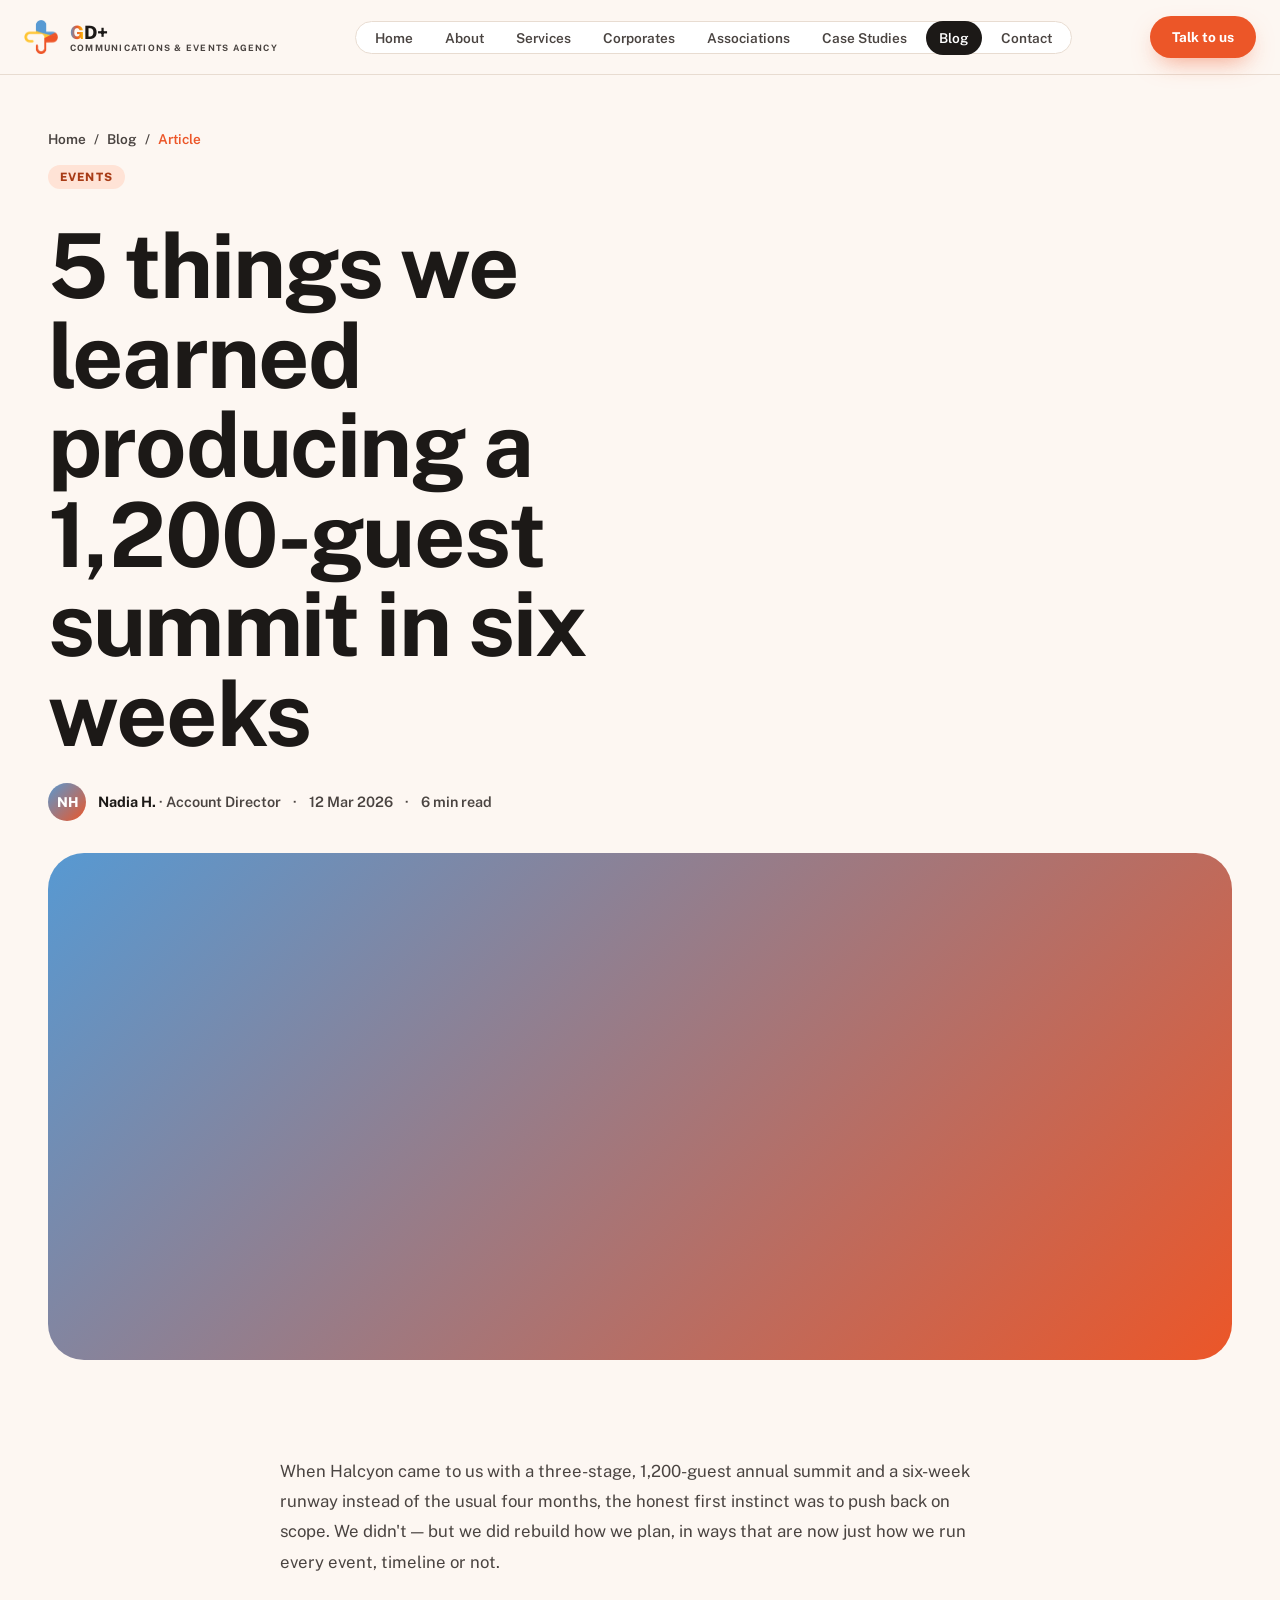
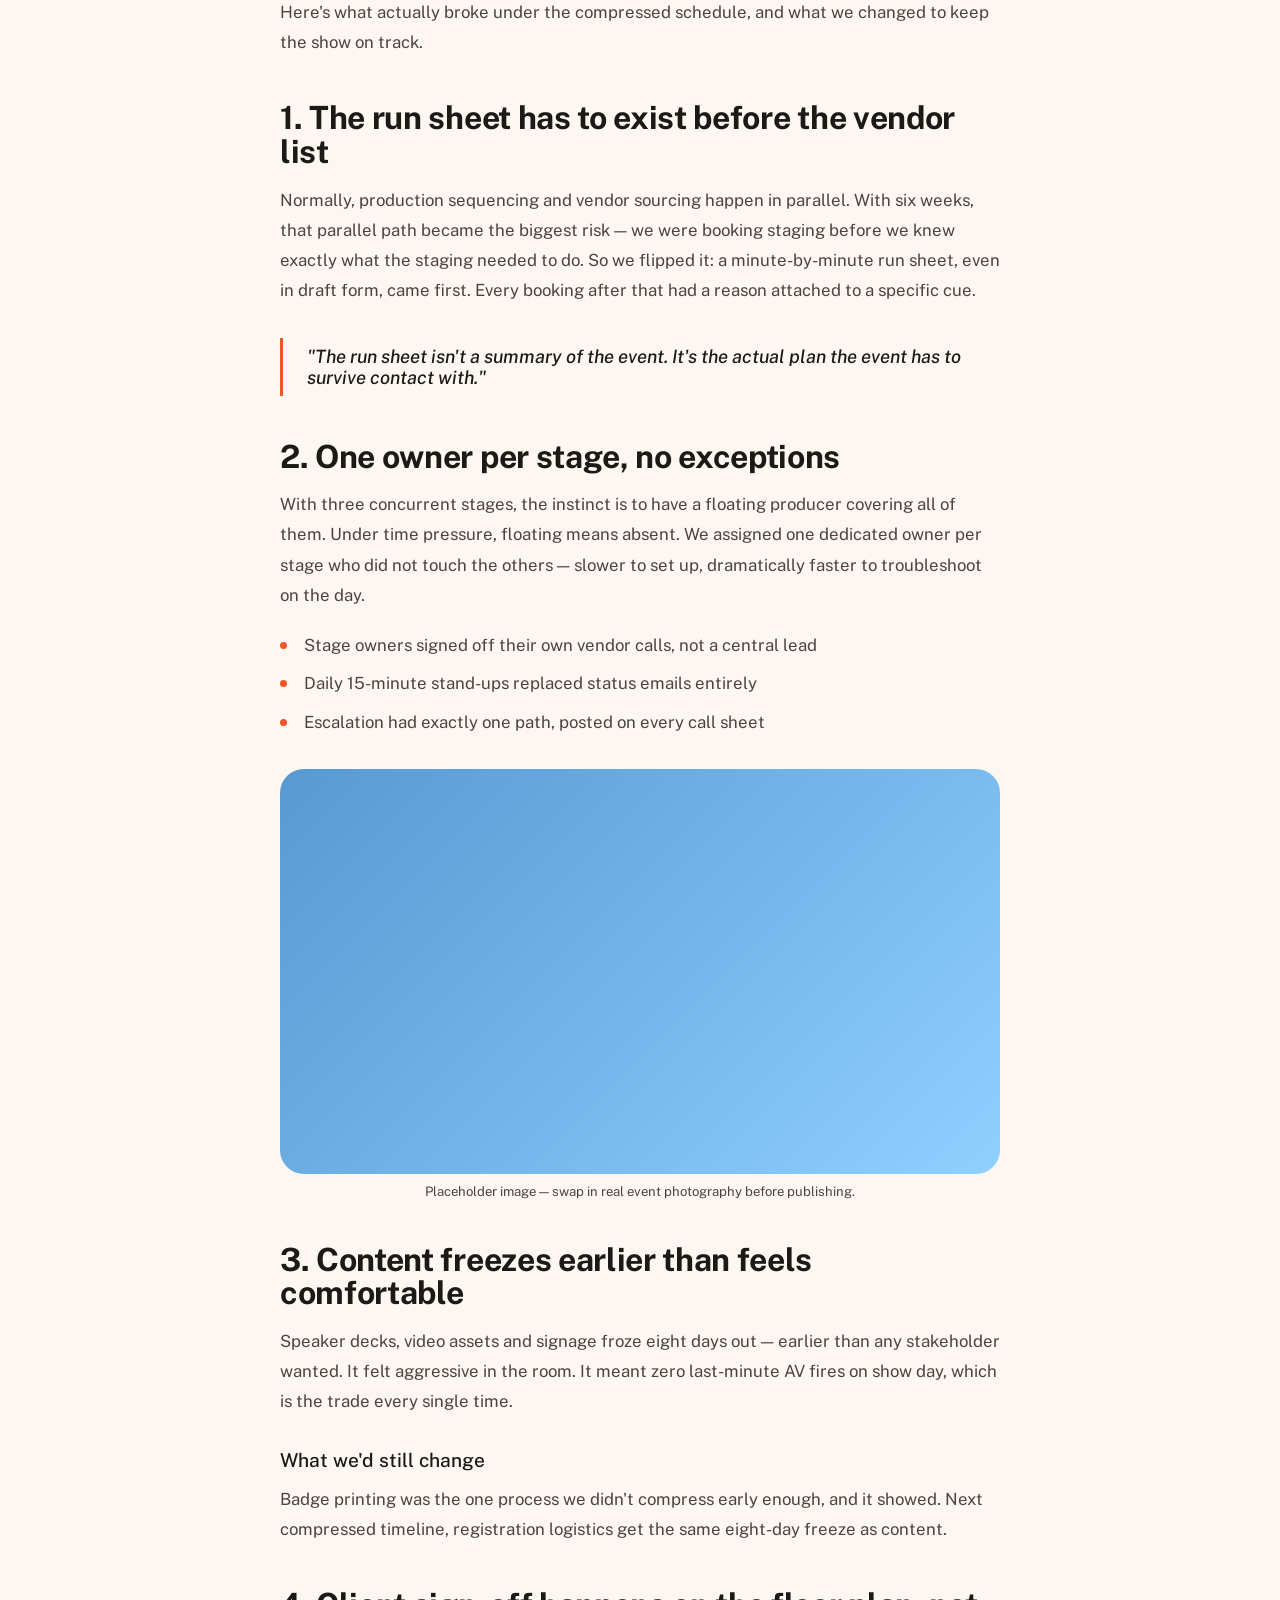
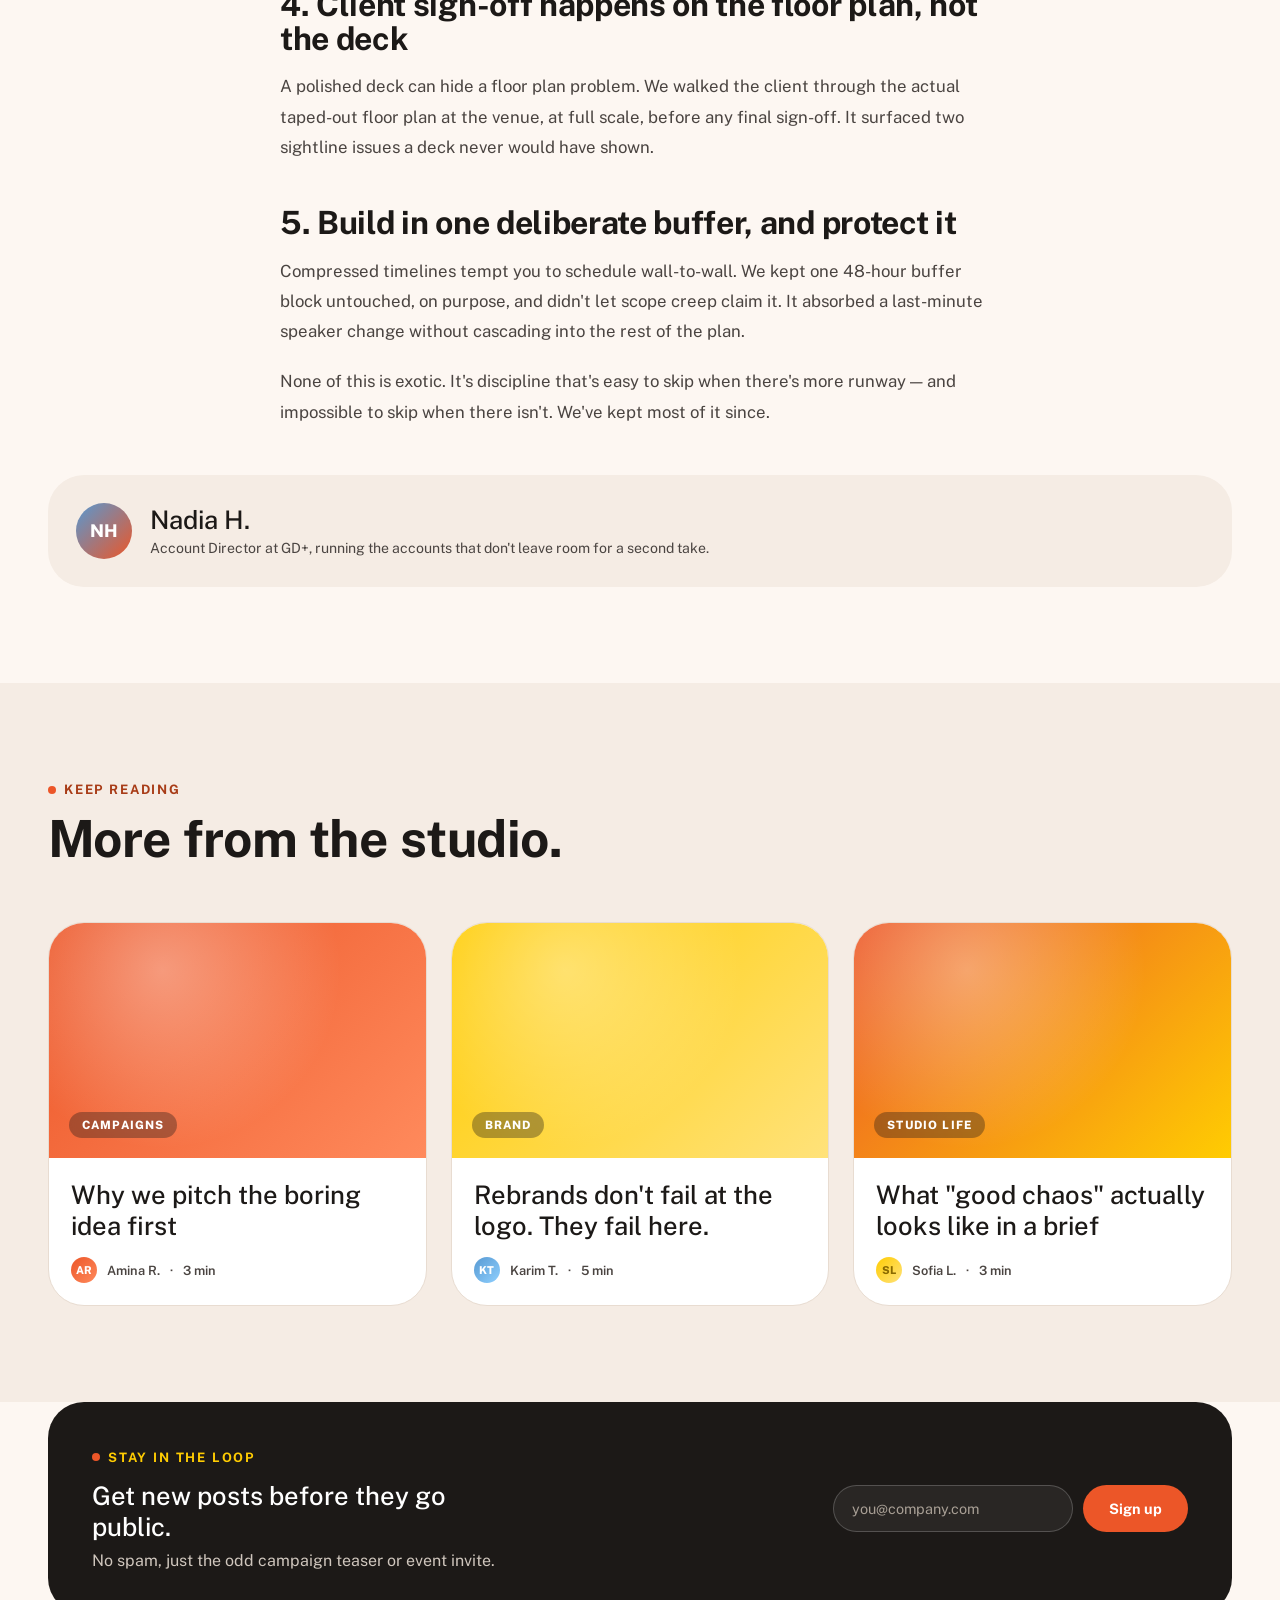
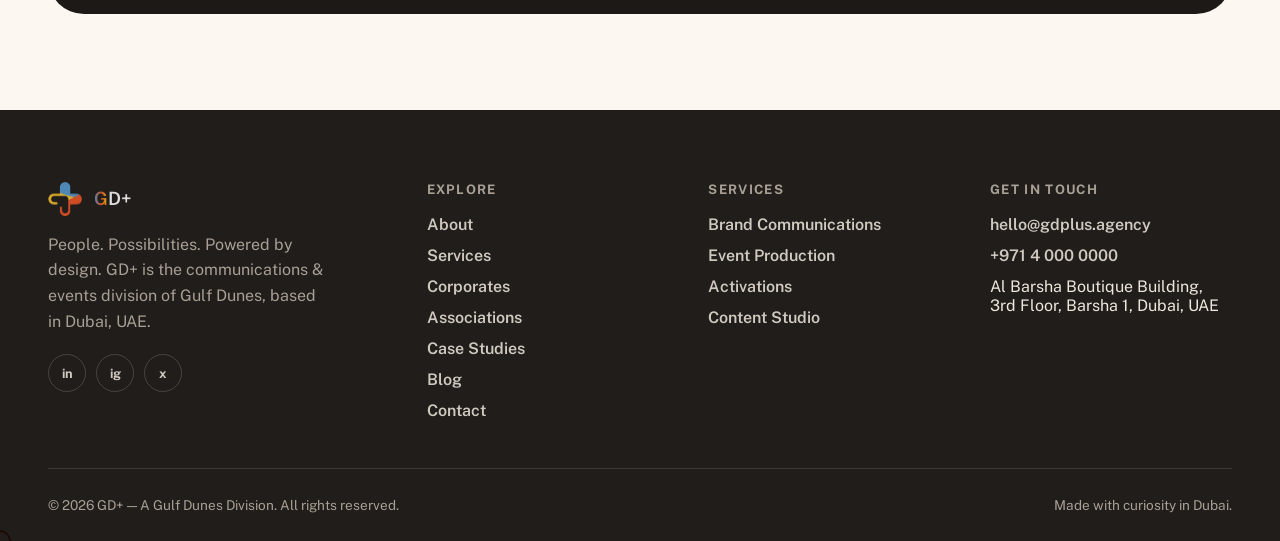
<file: blog-post.html>
<!doctype html>
<html lang="en">
<head>
<meta charset="UTF-8">
<meta name="viewport" content="width=device-width, initial-scale=1.0">
<title>5 things we learned producing a 1,200-guest summit in six weeks — GD+</title>
<meta name="description" content="What actually breaks when the timeline gets cut in half, and the run-of-show habits that kept Halcyon Summit on schedule anyway.">
<link rel="icon" href="data:image/svg+xml,%3Csvg xmlns='http://www.w3.org/2000/svg' viewBox='0 0 100 100'%3E%3Crect width='100' height='100' rx='24' fill='%23ec5628'/%3E%3Crect x='38' y='14' width='24' height='72' rx='12' fill='white'/%3E%3Crect x='14' y='38' width='72' height='24' rx='12' fill='white'/%3E%3C/svg%3E">
<style>
/* ==========================================================================
   GD+ — Communications & Events Agency
   Design tokens derived from brand guidelines:
   Primary #ec5628 · Secondary #5799d2 · Tertiary #ffcc02
   Type: Public Sans · Material 3–inspired shape language, playful energy
   ========================================================================== */

@import url('https://fonts.googleapis.com/css2?family=Public+Sans:ital,wght@0,400;0,500;0,600;0,700;0,800;1,600&display=swap');

:root{
  /* brand */
  --c-primary: #ec5628;
  --c-primary-ink: #a83c17;
  --c-primary-light: #ffe3d6;
  --c-secondary: #5799d2;
  --c-secondary-ink: #2f6699;
  --c-secondary-light: #dcecfa;
  --c-tertiary: #ffcc02;
  --c-tertiary-ink: #8a6a00;
  --c-tertiary-light: #fff3c4;

  /* neutrals */
  --c-ink: #1c1917;
  --c-ink-soft: #4a4441;
  --c-paper: #fdf7f2;
  --c-paper-alt: #ffffff;
  --c-surface: #f5ece4;
  --c-line: #e8dcd1;
  --c-dark: #201d1a;
  --c-dark-surface: #2b2622;

  /* shape */
  --r-sm: 14px;
  --r-md: 24px;
  --r-lg: 36px;
  --r-pill: 999px;

  /* motion */
  --ease: cubic-bezier(.22,1,.36,1);

  /* type */
  --font: 'Public Sans', system-ui, sans-serif;
}

*,*::before,*::after{ box-sizing:border-box; }
html{ scroll-behavior:smooth; overflow-x:hidden; }
body{
  margin:0;
  font-family:var(--font);
  background:var(--c-paper);
  color:var(--c-ink);
  -webkit-font-smoothing:antialiased;
  overflow-x:hidden;
}
img,svg{ display:block; max-width:100%; }
a{ color:inherit; text-decoration:none; }
ul{ margin:0; padding:0; list-style:none; }
button{ font-family:inherit; cursor:pointer; }
h1,h2,h3,h4,p{ margin:0; }

.container{
  width:100%;
  max-width:1600px;
  margin:0 auto;
  padding:0 48px;
}
@media (max-width:760px){
  .container{ padding:0 24px; }
}
section{ position:relative; }

::selection{ background:var(--c-tertiary); color:var(--c-ink); }

/* ---------- type scale ---------- */
.eyebrow{
  display:inline-flex;
  align-items:center;
  gap:8px;
  font-size:13px;
  font-weight:700;
  letter-spacing:.14em;
  text-transform:uppercase;
  color:var(--c-primary-ink);
}
.eyebrow::before{
  content:'';
  width:8px;height:8px;
  border-radius:50%;
  background:var(--c-primary);
}
h1, .h1{
  font-size:clamp(2.8rem, 7vw, 7.5rem);
  font-weight:700;
  line-height:1;
  letter-spacing:-.02em;
}
.subtitle{
  font-size:clamp(2.2rem, 5.6vw, 6rem);
  font-weight:600;
  line-height:1.04;
  letter-spacing:-.01em;
}
h2, .h2{
  font-size:clamp(2rem, 4vw, 4rem);
  font-weight:700;
  line-height:1.05;
  letter-spacing:-.01em;
}
.subheading{
  font-size:clamp(1.5rem, 2.8vw, 2.625rem);
  font-weight:500;
  line-height:1.15;
}
h3, .h3{
  font-size:clamp(1.3rem, 2vw, 1.75rem);
  font-weight:500;
  line-height:1.2;
}
.lede{
  font-size:clamp(1.05rem, 1.6vw, 1.3125rem);
  line-height:1.55;
  color:var(--c-ink-soft);
  font-weight:400;
}
.body-text{ font-size:1rem; line-height:1.7; color:var(--c-ink-soft); font-weight:400; }
.caption{ font-size:1rem; line-height:1.5; color:var(--c-ink-soft); font-weight:400; }

/* ---------- buttons ---------- */
.btn{
  position:relative;
  display:inline-flex;
  align-items:center;
  gap:10px;
  padding:16px 30px;
  border-radius:var(--r-pill);
  font-weight:700;
  font-size:.95rem;
  border:2px solid transparent;
  transition:transform .35s var(--ease), box-shadow .35s var(--ease), background .25s, color .25s, border-color .25s;
  white-space:nowrap;
}
.btn-primary{
  background:var(--c-primary);
  color:#fff;
  box-shadow:0 10px 24px -8px rgba(236,86,40,.55);
}
.btn-primary:hover{ box-shadow:0 16px 34px -8px rgba(236,86,40,.65); transform:translateY(-2px); }
.btn-dark{
  background:var(--c-ink);
  color:#fff;
}
.btn-dark:hover{ background:var(--c-primary); transform:translateY(-2px); }
.btn-ghost{
  background:transparent;
  border-color:currentColor;
  color:var(--c-ink);
}
.btn-ghost:hover{ background:var(--c-ink); color:#fff; }
.btn-ghost.on-dark{ color:#fff; }
.btn-ghost.on-dark:hover{ background:#fff; color:var(--c-ink); }
.btn-arrow{
  display:inline-flex;
  width:20px; height:20px;
  transition:transform .35s var(--ease);
}
.btn:hover .btn-arrow{ transform:translateX(4px); }
.btn-sm{ padding:11px 20px; font-size:.85rem; }

/* ---------- header / nav ---------- */
.gdplus-header{
  position:sticky;
  top:0;
  left:0;
  width:100vw;
  margin-left:calc(50% - 50vw);
  z-index:100;
  background:rgba(253,247,242,.82);
  backdrop-filter:blur(14px) saturate(1.4);
  border-bottom:1px solid var(--c-line);
}
/* Full-bleed breakout: keeps these edge-to-edge even if a host page
   (e.g. a CMS embed) nests them inside a width-constrained container. */
.gdplus-footer,
.marquee,
.hero,
.section.on-dark,
.section.on-surface{
  width:100vw;
  margin-left:calc(50% - 50vw);
}
.nav{
  display:flex;
  align-items:center;
  justify-content:space-between;
  padding:16px 24px;
}
.brand{
  display:flex;
  align-items:center;
  gap:12px;
  font-weight:800;
  font-size:1.15rem;
  letter-spacing:-.01em;
}
.brand small{
  display:block;
  font-size:.55rem;
  font-weight:700;
  letter-spacing:.14em;
  color:var(--c-ink-soft);
  text-transform:uppercase;
}
.logo-mark{
  width:34px; height:34px;
  flex:none;
  display:block;
  object-fit:contain;
}

.nav-links{
  display:flex;
  align-items:center;
  gap:6px;
  padding:6px;
  background:var(--c-paper-alt);
  border-radius:var(--r-pill);
  border:1px solid var(--c-line);
}
.nav-links a{
  padding:9px 13px;
  border-radius:var(--r-pill);
  font-weight:600;
  font-size:.85rem;
  color:var(--c-ink-soft);
  white-space:nowrap;
  transition:background .25s, color .25s;
}
.nav-links a:hover{ background:var(--c-surface); color:var(--c-ink); }
.nav-links a.active{ background:var(--c-ink); color:#fff; }

.nav-actions{ display:flex; align-items:center; gap:12px; }
.nav-toggle{
  display:none;
  width:44px; height:44px;
  border-radius:var(--r-pill);
  border:1px solid var(--c-line);
  background:var(--c-paper-alt);
  align-items:center;
  justify-content:center;
  flex-direction:column;
  gap:5px;
}
.nav-toggle span{ width:18px; height:2px; background:var(--c-ink); border-radius:2px; transition:transform .3s, opacity .3s; }
.nav-toggle.is-open span:nth-child(1){ transform:translateY(7px) rotate(45deg); }
.nav-toggle.is-open span:nth-child(2){ opacity:0; }
.nav-toggle.is-open span:nth-child(3){ transform:translateY(-7px) rotate(-45deg); }

@media (max-width:1180px){
  .nav-links{
    position:fixed;
    inset:78px 16px auto 16px;
    flex-direction:column;
    align-items:stretch;
    padding:12px;
    gap:4px;
    box-shadow:0 24px 50px -20px rgba(28,25,23,.3);
    transform:translateY(-12px);
    opacity:0;
    pointer-events:none;
    transition:transform .3s var(--ease), opacity .3s var(--ease);
  }
  .nav-links.is-open{ transform:translateY(0); opacity:1; pointer-events:auto; }
  .nav-links a{ text-align:center; padding:14px; }
  .nav-toggle{ display:flex; }
  .nav-actions .btn-sm{ display:none; }
}

/* ---------- decorative floating plus marks ---------- */
.floater{
  position:absolute;
  z-index:0;
  opacity:.5;
  filter:blur(.3px);
  animation:floaty 9s ease-in-out infinite;
}
.floater::before,.floater::after{
  content:'';
  position:absolute;
  border-radius:var(--r-pill);
}
.floater.f-orange::before,.floater.f-orange::after{ background:var(--c-primary); }
.floater.f-blue::before,.floater.f-blue::after{ background:var(--c-secondary); }
.floater.f-gold::before,.floater.f-gold::after{ background:var(--c-tertiary); }
.floater::before{ left:38%; right:38%; top:0; bottom:0; }
.floater::after{ top:38%; bottom:38%; left:0; right:0; }
@keyframes floaty{
  0%,100%{ transform:translate(0,0) rotate(0deg); }
  50%{ transform:translate(-14px,18px) rotate(18deg); }
}

/* ---------- hero ---------- */
.hero{
  padding:64px 0 96px;
  overflow:hidden;
}
.hero-watermark{
  position:absolute;
  font-weight:800;
  font-size:min(48vw, 620px);
  line-height:1;
  color:var(--c-ink);
  opacity:.035;
  z-index:0;
  top:-14%;
  right:-3%;
  pointer-events:none;
  user-select:none;
}
.hero-inner{
  display:grid;
  gap:32px;
  position:relative;
  z-index:1;
}
.hero-rotator{
  display:inline-grid;
}
.hero-rotator span{
  grid-area:1/1;
  opacity:0;
  transform:translateY(14px);
  transition:opacity .5s var(--ease), transform .5s var(--ease);
  background:linear-gradient(90deg, var(--c-secondary), var(--c-primary), var(--c-tertiary));
  -webkit-background-clip:text;
  background-clip:text;
  color:transparent;
}
.hero-rotator span.is-active{ opacity:1; transform:translateY(0); }

.hero-scene{
  position:relative;
  width:100%;
  aspect-ratio:1/1;
  max-width:420px;
  margin:0 auto;
}
.hero-blob{
  position:absolute;
  inset:6%;
  border-radius:38% 62% 60% 40% / 45% 40% 60% 55%;
  background:linear-gradient(135deg, var(--c-secondary), var(--c-primary) 60%, var(--c-tertiary));
  animation:blobbing 10s ease-in-out infinite;
}
@keyframes blobbing{
  0%,100%{ border-radius:38% 62% 60% 40% / 45% 40% 60% 55%; transform:rotate(0deg) scale(1); }
  33%{ border-radius:55% 45% 40% 60% / 60% 55% 45% 40%; transform:rotate(8deg) scale(1.03); }
  66%{ border-radius:45% 55% 55% 45% / 40% 60% 40% 60%; transform:rotate(-6deg) scale(.98); }
}
.hero-illustration{
  position:absolute;
  inset:9%;
  filter:drop-shadow(0 16px 30px rgba(28,25,23,.25));
}
.hero-illustration svg{ width:100%; height:100%; }
.hero-illustration .spotlight{ animation:spotlightPulse 5s ease-in-out infinite; transform-origin:center top; }
.hero-illustration .confetti-bit{ animation:confettiDrift 3.6s ease-in-out infinite; transform-box:fill-box; transform-origin:center; }
.hero-illustration .confetti-bit:nth-child(2n){ animation-delay:-1.1s; }
.hero-illustration .confetti-bit:nth-child(3n){ animation-delay:-2.3s; }
@keyframes spotlightPulse{ 0%,100%{ opacity:.1; } 50%{ opacity:.22; } }
@keyframes confettiDrift{
  0%,100%{ transform:translateY(0) rotate(0deg); }
  50%{ transform:translateY(-6px) rotate(14deg); }
}

/* ---------- hero: full-bleed video header ---------- */
.hero--video{
  min-height:88vh;
  display:flex;
  align-items:flex-end;
  padding:64px 0 72px;
  color:#fff;
}
.hero-media{
  position:absolute;
  inset:0;
  z-index:0;
  overflow:hidden;
  background:var(--c-dark);
}
.hero-video{
  position:absolute; inset:0;
  width:100%; height:100%;
  object-fit:cover;
  z-index:2;
}
.hero-yt-wrap{
  position:absolute; inset:0;
  z-index:2;
  overflow:hidden;
  pointer-events:none;
  background:var(--c-dark);
}
.hero-yt-wrap iframe{
  position:absolute; top:50%; left:50%;
  width:177.78vh; height:100vh;
  min-width:100%; min-height:56.25vw;
  transform:translate(-50%,-50%);
  border:0;
}
.hero-fallback-bg{
  position:absolute; inset:-10%;
  background:linear-gradient(135deg, var(--c-secondary), var(--c-primary) 55%, var(--c-tertiary));
  background-size:220% 220%;
  animation:heroGradientDrift 16s ease-in-out infinite;
  z-index:1;
}
@keyframes heroGradientDrift{
  0%,100%{ background-position:0% 30%; }
  50%{ background-position:100% 70%; }
}
.hero-fallback-scene{
  position:absolute;
  inset:-6%;
  opacity:.14;
  mix-blend-mode:soft-light;
  z-index:1;
}
.hero-fallback-scene svg{ width:100%; height:100%; }
.hero-scrim{
  position:absolute; inset:0;
  background:rgba(28,25,23,.5);
  z-index:3;
}
.hero--video .hero-inner{
  position:relative;
  z-index:1;
  display:block;
  max-width:740px;
}
.hero--video .eyebrow{ color:#fff; }
.hero--video .eyebrow::before{ background:var(--c-tertiary); }
.hero--video h1{ color:#fff; font-size:clamp(2.6rem, 4.4vw, 4.5rem); line-height:1.05; }
.hero--video .lede{ color:rgba(255,255,255,.84); }
.hero--video .sticker{
  background:rgba(28,25,23,.5);
  border-color:rgba(255,255,255,.18);
  color:#fff;
  backdrop-filter:blur(10px);
  z-index:1;
}
.hero--video .sticker b{ color:var(--c-tertiary); }
.hero-watermark.on-video{ opacity:.07; color:#fff; }
.hero--video .hero-rotator span{
  background:none;
  -webkit-text-fill-color:#fff;
  color:#fff;
  text-shadow:0 4px 24px rgba(0,0,0,.35);
}
.hero-play{
  position:absolute;
  z-index:1;
  display:inline-flex;
  align-items:center;
  gap:10px;
  background:rgba(255,255,255,.14);
  border:1px solid rgba(255,255,255,.35);
  color:#fff;
  text-decoration:none;
  padding:10px 18px 10px 10px;
  border-radius:var(--r-pill);
  font-weight:700;
  font-size:.82rem;
  backdrop-filter:blur(10px);
  cursor:pointer;
  transition:background .2s ease, border-color .2s ease;
}
.hero-play:hover{
  background:rgba(255,255,255,.24);
  border-color:rgba(255,255,255,.5);
}
.hero-play .dot{
  width:30px; height:30px; border-radius:50%;
  background:#fff; color:var(--c-ink);
  display:flex; align-items:center; justify-content:center;
  flex:none;
}
@media (max-width:760px){
  .hero--video{ min-height:78vh; align-items:center; }
  .hero-play{ display:none; }
}

@media (min-width:860px){
  .hero-inner{ grid-template-columns:1.1fr .9fr; align-items:center; }
}

/* ---------- marquee ---------- */
.marquee{
  border-top:1px solid var(--c-line);
  border-bottom:1px solid var(--c-line);
  background:var(--c-primary);
  padding:22px 0;
  overflow:hidden;
}
.marquee-track{
  display:flex;
  width:max-content;
  gap:48px;
  animation:marquee 26s linear infinite;
}
.marquee:hover .marquee-track{ animation-play-state:paused; }
.marquee-track span{
  font-size:1.4rem;
  font-weight:800;
  color:#fff;
  white-space:nowrap;
  display:flex;
  align-items:center;
  gap:16px;
  text-transform:uppercase;
  letter-spacing:.02em;
}
.marquee-track span em{
  font-style:normal;
  color:var(--c-tertiary);
}
@keyframes marquee{
  from{ transform:translateX(0); }
  to{ transform:translateX(-50%); }
}
.marquee.light{ background:var(--c-paper-alt); }
.marquee.light .marquee-track span{ color:var(--c-ink-soft); font-size:1.1rem; font-weight:700; }
.marquee.light .marquee-track span em{ color:var(--c-primary); }

/* ---------- sections ---------- */
.section{ padding:96px 0; }
.section-head{
  display:flex;
  flex-wrap:wrap;
  justify-content:space-between;
  align-items:flex-end;
  gap:24px;
  margin-bottom:56px;
}
.section-head h2{ margin-top:14px; max-width:640px; }
.section-head .lede{ max-width:420px; }
.section.on-dark{ background:var(--c-dark); color:#fff; }
.section.on-dark .lede{ color:#cfc6bd; }
.section.on-surface{ background:var(--c-surface); }

/* ---------- pillar / feature cards ---------- */
.grid-3{ display:grid; gap:24px; grid-template-columns:repeat(3,1fr); }
.grid-2{ display:grid; gap:24px; grid-template-columns:repeat(auto-fit,minmax(320px,1fr)); }
@media (max-width:900px){
  .grid-3{ grid-template-columns:1fr; }
}

.card{
  background:var(--c-paper-alt);
  border:1px solid var(--c-line);
  border-radius:var(--r-lg);
  padding:36px;
  transition:transform .4s var(--ease), box-shadow .4s var(--ease), border-color .4s;
  will-change:transform;
}
.card:hover{
  box-shadow:0 30px 60px -30px rgba(28,25,23,.35);
  border-color:transparent;
}
.card-icon{
  width:56px; height:56px;
  border-radius:var(--r-md);
  display:flex; align-items:center; justify-content:center;
  margin-bottom:24px;
  font-size:1.5rem;
}
.card-icon.orange{ background:var(--c-primary-light); color:var(--c-primary-ink); }
.card-icon.blue{ background:var(--c-secondary-light); color:var(--c-secondary-ink); }
.card-icon.gold{ background:var(--c-tertiary-light); color:var(--c-tertiary-ink); }
.card h3{ margin-bottom:12px; }
.card-tag{
  display:inline-block;
  font-size:.72rem;
  font-weight:800;
  letter-spacing:.1em;
  text-transform:uppercase;
  padding:5px 12px;
  border-radius:var(--r-pill);
  margin-bottom:16px;
}
.card-tag.orange{ background:var(--c-primary-light); color:var(--c-primary-ink); }
.card-tag.blue{ background:var(--c-secondary-light); color:var(--c-secondary-ink); }
.card-tag.gold{ background:var(--c-tertiary-light); color:var(--c-tertiary-ink); }

/* ---------- flat colour "block" cards (Miro-style) ---------- */
.card.tone-orange{ background:var(--c-primary); border-color:transparent; color:#fff; }
.card.tone-blue{ background:var(--c-secondary); border-color:transparent; color:#0c2338; }
.card.tone-gold{ background:var(--c-tertiary); border-color:transparent; color:#3d2e00; }
.card.tone-orange .body-text{ color:rgba(255,255,255,.85); }
.card.tone-blue .body-text{ color:rgba(12,35,56,.72); }
.card.tone-gold .body-text{ color:rgba(61,46,0,.75); }
.card.tone-orange .card-icon,
.card.tone-blue .card-icon,
.card.tone-gold .card-icon{ background:rgba(255,255,255,.28); color:inherit; }
.card.tone-orange .card-tag,
.card.tone-blue .card-tag,
.card.tone-gold .card-tag{ background:rgba(255,255,255,.3); color:inherit; }

/* ---------- stats ---------- */
.stats{
  display:grid;
  gap:24px;
  grid-template-columns:repeat(4,1fr);
  text-align:center;
}
@media (max-width:760px){
  .stats{ grid-template-columns:repeat(2,1fr); gap:32px 24px; }
}
.stat b{
  display:block;
  font-size:clamp(2.2rem,4vw,3.4rem);
  font-weight:800;
  background:linear-gradient(90deg, var(--c-secondary), var(--c-primary), var(--c-tertiary));
  -webkit-background-clip:text;
  background-clip:text;
  color:transparent;
}
.stat span{ font-weight:600; color:var(--c-ink-soft); font-size:.9rem; }
.on-dark .stat span{ color:#cfc6bd; }

/* ---------- process ---------- */
.process{
  display:grid;
  gap:20px;
  grid-template-columns:repeat(auto-fit,minmax(220px,1fr));
  counter-reset:step;
}
.process-step{
  position:relative;
  padding:32px 26px;
  border-radius:var(--r-lg);
  background:var(--c-paper-alt);
  border:1px solid var(--c-line);
}
.process-step::before{
  counter-increment:step;
  content:'0' counter(step);
  font-weight:800;
  font-size:2rem;
  color:var(--c-line);
  display:block;
  margin-bottom:14px;
}

/* ---------- reveal ---------- */
[data-reveal]{
  opacity:0;
  transform:translateY(28px);
  transition:opacity .7s var(--ease), transform .7s var(--ease);
}
[data-reveal].is-visible{ opacity:1; transform:translateY(0); }

/* ---------- CTA banner ---------- */
.cta-banner{
  border-radius:var(--r-lg);
  padding:64px 40px;
  background:var(--c-ink);
  color:#fff;
  text-align:center;
  position:relative;
  overflow:hidden;
}
.cta-banner h2{ max-width:640px; margin:0 auto 24px; }
.cta-banner .btn-row{ display:flex; gap:14px; justify-content:center; flex-wrap:wrap; margin-top:12px; }

/* ---------- footer ---------- */
.gdplus-footer{
  background:var(--c-dark);
  color:#efe7de;
  padding:72px 0 28px;
}
.footer-grid{
  display:grid;
  gap:40px;
  grid-template-columns:1.4fr repeat(3,1fr);
  padding-bottom:48px;
  border-bottom:1px solid rgba(255,255,255,.12);
}
.footer-grid h4{ font-size:.82rem; letter-spacing:.1em; text-transform:uppercase; color:#a89f95; margin-bottom:18px; }
.footer-grid ul{ display:grid; gap:12px; }
.footer-grid a{ font-weight:600; color:#efe7de; opacity:.85; transition:opacity .2s, color .2s; }
.footer-grid a:hover{ opacity:1; color:var(--c-tertiary); }
.footer-bottom{
  display:flex;
  justify-content:space-between;
  flex-wrap:wrap;
  gap:12px;
  padding-top:28px;
  font-size:.85rem;
  color:#a89f95;
}
.footer-brand p{ margin-top:16px; max-width:280px; color:#a89f95; line-height:1.6; }
.footer-social{ display:flex; gap:10px; margin-top:20px; }
.footer-social a{
  width:38px;height:38px;
  border-radius:var(--r-pill);
  border:1px solid rgba(255,255,255,.2);
  display:flex; align-items:center; justify-content:center;
  font-size:.8rem; font-weight:700;
}
.footer-social a:hover{ background:var(--c-primary); border-color:var(--c-primary); color:#fff; }

@media (max-width:760px){
  .footer-grid{ grid-template-columns:1fr 1fr; }
}

/* ---------- page hero (inner pages) ---------- */
.page-hero{
  padding:56px 0 72px;
  position:relative;
  overflow:hidden;
}
.crumbs{
  display:flex; align-items:center; gap:8px;
  font-size:.85rem; font-weight:600; color:var(--c-ink-soft);
  margin-bottom:18px;
}
.crumbs em{ font-style:normal; color:var(--c-primary); }

/* ---------- filter chips (case studies) ---------- */
.chip-row{ display:flex; flex-wrap:wrap; gap:10px; margin-bottom:40px; }
.chip{
  padding:11px 20px;
  border-radius:var(--r-pill);
  border:1px solid var(--c-line);
  background:var(--c-paper-alt);
  font-weight:700;
  font-size:.85rem;
  transition:background .25s, color .25s, border-color .25s;
}
.chip.is-active, .chip:hover{ background:var(--c-ink); color:#fff; border-color:var(--c-ink); }

/* ---------- case study cards ---------- */
.case-card{
  border-radius:var(--r-lg);
  overflow:hidden;
  background:var(--c-paper-alt);
  border:1px solid var(--c-line);
  transition:transform .4s var(--ease), box-shadow .4s var(--ease);
  display:block;
}
.case-card:hover{ transform:translateY(-6px); box-shadow:0 30px 60px -28px rgba(28,25,23,.35); }
.case-thumb{
  aspect-ratio:4/3;
  position:relative;
  display:flex;
  align-items:flex-end;
  padding:22px;
  overflow:hidden;
}
.case-thumb::after{
  content:'';
  position:absolute; inset:0;
  background:radial-gradient(circle at 30% 20%, rgba(255,255,255,.35), transparent 55%);
}
.case-thumb span{
  position:relative;
  z-index:1;
  color:#fff;
  font-weight:800;
  font-size:.75rem;
  text-transform:uppercase;
  letter-spacing:.1em;
  background:rgba(28,25,23,.35);
  padding:6px 14px;
  border-radius:var(--r-pill);
  backdrop-filter:blur(6px);
}
.case-body{ padding:24px; }
.case-body .h3{ margin-bottom:8px; }
.case-meta{ display:flex; justify-content:space-between; margin-top:16px; font-size:.85rem; color:var(--c-ink-soft); font-weight:600; }

.grad-1{ background:linear-gradient(135deg,var(--c-primary),#ff8a5c); }
.grad-2{ background:linear-gradient(135deg,var(--c-secondary),#8fd0ff); }
.grad-3{ background:linear-gradient(135deg,var(--c-tertiary),#ffe27a); }
.grad-4{ background:linear-gradient(135deg,var(--c-ink),#5c534a); }
.grad-5{ background:linear-gradient(135deg,var(--c-secondary),var(--c-primary)); }
.grad-6{ background:linear-gradient(135deg,var(--c-primary),var(--c-tertiary)); }

/* ---------- team (flat-colour photo-block cards, Miro-inspired) ---------- */
.team-card{ text-align:left; }
.team-photo{
  position:relative;
  aspect-ratio:1/1;
  border-radius:var(--r-lg);
  overflow:hidden;
  margin-bottom:20px;
  display:flex;
  align-items:flex-end;
  justify-content:center;
}
.team-photo svg{
  width:78%;
  height:92%;
  position:relative;
  top:8%;
}
.team-photo.tone-gold{ background:var(--c-tertiary); }
.team-photo.tone-gold svg{ color:rgba(61,46,0,.55); }
.team-photo.tone-orange{ background:var(--c-primary); }
.team-photo.tone-orange svg{ color:rgba(255,255,255,.5); }
.team-photo.tone-blue{ background:var(--c-secondary); }
.team-photo.tone-blue svg{ color:rgba(11,33,56,.4); }
.team-photo.tone-orange-light{ background:var(--c-primary-light); }
.team-photo.tone-orange-light svg{ color:rgba(168,60,23,.4); }
.team-photo.tone-blue-light{ background:var(--c-secondary-light); }
.team-photo.tone-blue-light svg{ color:rgba(47,102,153,.4); }
.team-photo.tone-gold-light{ background:var(--c-tertiary-light); }
.team-photo.tone-gold-light svg{ color:rgba(138,106,0,.4); }
.team-card h3{ margin-bottom:2px; }
.team-card p{ color:var(--c-ink-soft); font-size:.9rem; }

/* ---------- values ---------- */
.value-row{
  display:flex;
  gap:20px;
  padding:26px 0;
  border-top:1px solid var(--c-line);
  align-items:flex-start;
}
.value-row:last-child{ border-bottom:1px solid var(--c-line); }
.value-num{ font-weight:800; font-size:1.4rem; color:var(--c-line); flex:none; width:60px; }

/* ---------- services list ---------- */
.service-row{
  display:grid;
  grid-template-columns:auto 1fr auto;
  gap:24px;
  align-items:center;
  padding:32px 0;
  border-top:1px solid var(--c-line);
  transition:padding .3s var(--ease);
}
.service-row:last-child{ border-bottom:1px solid var(--c-line); }
.service-row:hover{ padding-left:12px; }
.service-num{ font-weight:800; font-size:1.1rem; color:var(--c-ink-soft); }
.service-arrow{
  width:44px;height:44px;
  border-radius:var(--r-pill);
  border:1px solid var(--c-line);
  display:flex; align-items:center; justify-content:center;
  transition:background .3s, transform .3s var(--ease), border-color .3s;
}
.service-row:hover .service-arrow{ background:var(--c-primary); border-color:var(--c-primary); color:#fff; transform:rotate(45deg); }

/* ---------- contact ---------- */
.contact-grid{
  display:grid;
  gap:40px;
}
@media (min-width:900px){
  .contact-grid{ grid-template-columns:1fr 1fr; }
}
.field{ margin-bottom:18px; }
.field label{ display:block; font-weight:700; font-size:.85rem; margin-bottom:8px; }
.field input, .field textarea, .field select{
  width:100%;
  padding:15px 18px;
  border-radius:var(--r-sm);
  border:1.5px solid var(--c-line);
  background:var(--c-paper-alt);
  font-family:inherit;
  font-size:.95rem;
  color:var(--c-ink);
  transition:border-color .25s, box-shadow .25s;
}
.field input:focus, .field textarea:focus, .field select:focus{
  outline:none;
  border-color:var(--c-primary);
  box-shadow:0 0 0 4px var(--c-primary-light);
}
.field textarea{ resize:vertical; min-height:130px; }
.contact-info-card{
  background:var(--c-ink);
  color:#fff;
  border-radius:var(--r-lg);
  padding:40px;
}
.contact-info-card .info-row{ display:flex; gap:16px; padding:18px 0; border-top:1px solid rgba(255,255,255,.12); }
.contact-info-card .info-row:first-of-type{ border-top:none; }
.info-icon{
  width:42px;height:42px; flex:none;
  border-radius:var(--r-md);
  background:rgba(255,255,255,.1);
  display:flex; align-items:center; justify-content:center;
}
.form-success{
  display:none;
  border-radius:var(--r-lg);
  padding:40px;
  background:var(--c-tertiary-light);
  text-align:center;
}
.form-success.is-visible{ display:block; }
.form-success .mini-mark{ margin:0 auto 18px; }

/* small helper */
.mini-mark{ position:relative; width:28px; height:28px; }
.mini-mark::before,.mini-mark::after{ content:''; position:absolute; border-radius:var(--r-pill); background:var(--c-primary); }
.mini-mark::before{ left:38%; right:38%; top:0; bottom:0; }
.mini-mark::after{ top:38%; bottom:38%; left:0; right:0; }

/* ---------- idle contact popup ---------- */
.idle-popup-backdrop{
  position:fixed;
  inset:0;
  z-index:9990;
  background:rgba(28,25,23,.5);
  backdrop-filter:blur(4px);
  display:flex;
  align-items:center;
  justify-content:center;
  padding:24px;
  opacity:0;
  pointer-events:none;
  transition:opacity .35s var(--ease);
}
.idle-popup-backdrop.is-visible{ opacity:1; pointer-events:auto; }
.idle-popup{
  position:relative;
  width:100%;
  max-width:440px;
  max-height:90vh;
  overflow-y:auto;
  background:var(--c-paper-alt);
  border-radius:var(--r-lg);
  padding:44px;
  box-shadow:0 40px 90px -30px rgba(28,25,23,.5);
  opacity:0;
  transform:translateY(24px) scale(.92) rotate(-1deg);
}
.idle-popup-backdrop.is-visible .idle-popup{
  animation:idlePopIn .6s cubic-bezier(.34,1.56,.64,1) forwards;
}
@keyframes idlePopIn{
  0%{ opacity:0; transform:translateY(24px) scale(.92) rotate(-1deg); }
  60%{ opacity:1; transform:translateY(-6px) scale(1.02) rotate(.5deg); }
  100%{ opacity:1; transform:translateY(0) scale(1) rotate(0deg); }
}
.idle-popup-close{
  position:absolute;
  top:18px; right:18px;
  width:36px; height:36px;
  border-radius:50%;
  border:1px solid var(--c-line);
  background:var(--c-paper-alt);
  display:flex;
  align-items:center;
  justify-content:center;
  color:var(--c-ink);
  transition:background .25s, transform .35s var(--ease), border-color .25s;
}
.idle-popup-close:hover{ background:var(--c-ink); border-color:var(--c-ink); color:#fff; transform:rotate(90deg); }
.idle-popup .field{ margin-bottom:16px; }
.idle-popup .field textarea{ resize:vertical; }
.idle-popup .form-success{ padding:20px 0; background:transparent; }

/* ---------- custom cursor ---------- */
.cursor-dot{
  position:fixed;
  z-index:9999;
  width:22px;height:22px;
  border-radius:var(--r-pill);
  border:2px solid var(--c-primary);
  pointer-events:none;
  transform:translate(-50%,-50%);
  transition:width .2s var(--ease), height .2s var(--ease), background .2s;
  mix-blend-mode:multiply;
}
.cursor-dot.is-active{ background:var(--c-primary); width:38px; height:38px; }
@media (pointer:coarse){ .cursor-dot{ display:none; } }

/* ---------- confetti ---------- */
.confetti-piece{
  position:fixed;
  z-index:9998;
  width:8px; height:14px;
  top:50%; left:50%;
  pointer-events:none;
  border-radius:2px;
}

/* ---------- glow preview cards ---------- */
.glow-card{
  position:relative;
  padding:28px;
  border-radius:var(--r-lg);
  background:var(--c-paper-alt);
  border:1px solid var(--c-line);
  overflow:hidden;
}
.glow-card::before{
  content:'';
  position:absolute;
  width:280px;height:280px;
  border-radius:50%;
  filter:blur(64px);
  opacity:.5;
  z-index:0;
}
.glow-card.glow-orange::before{ background:var(--c-primary); top:-80px; left:-80px; }
.glow-card.glow-blue::before{ background:var(--c-secondary); top:-80px; right:-60px; }
.glow-card.glow-gold::before{ background:var(--c-tertiary); bottom:-90px; left:15%; }
.glow-frame{
  position:relative;
  z-index:1;
  border-radius:var(--r-md);
  background:var(--c-paper-alt);
  border:1px solid var(--c-line);
  padding:12px 12px 0;
  box-shadow:0 24px 50px -26px rgba(28,25,23,.3);
  margin-bottom:20px;
  overflow:hidden;
}
.glow-frame-dots{ display:flex; gap:6px; padding-bottom:12px; }
.glow-frame-dots span{ width:8px;height:8px;border-radius:50%; background:var(--c-line); }
.glow-frame-body{
  border-radius:var(--r-sm) var(--r-sm) 0 0;
  aspect-ratio:16/10;
  display:flex; align-items:center; justify-content:center;
}
.glow-card-body{ position:relative; z-index:1; }
.glow-card h3{ margin-bottom:8px; }

/* ---------- mini pill button (in-card CTA) ---------- */
.btn-mini{
  display:inline-flex;
  align-items:center;
  gap:6px;
  padding:9px 16px;
  border-radius:var(--r-pill);
  background:var(--c-ink);
  color:#fff;
  font-weight:700;
  font-size:.78rem;
  margin-top:18px;
  transition:transform .3s var(--ease), background .25s;
}
.btn-mini:hover{ background:var(--c-primary); transform:translateX(2px); }

/* ---------- floating sticker badges ---------- */
.sticker{
  position:absolute;
  display:inline-flex;
  align-items:center;
  gap:8px;
  padding:10px 16px;
  border-radius:var(--r-pill);
  background:var(--c-paper-alt);
  border:1px solid var(--c-line);
  box-shadow:0 16px 32px -18px rgba(28,25,23,.35);
  font-weight:700;
  font-size:.8rem;
  z-index:2;
  animation:stickerFloat 7s ease-in-out infinite;
  white-space:nowrap;
}
.sticker b{ color:var(--c-primary); }
.sticker.s2{ animation-delay:-2.5s; }
@keyframes stickerFloat{
  0%,100%{ transform:translateY(0) rotate(-2deg); }
  50%{ transform:translateY(-10px) rotate(1deg); }
}
@media (max-width:760px){ .sticker{ display:none; } }

/* ---------- centered section head variant ---------- */
.section-head.center{ flex-direction:column; align-items:center; text-align:center; }
.section-head.center .lede{ max-width:560px; }

/* ---------- newsletter strip ---------- */
.news-strip{
  background:var(--c-ink);
  border-radius:var(--r-lg);
  padding:44px;
  display:flex;
  flex-wrap:wrap;
  gap:24px;
  align-items:center;
  justify-content:space-between;
  color:#fff;
}
.news-strip h3{ max-width:360px; }
.news-strip p{ color:#cfc6bd; margin-top:8px; }
.news-form{ display:flex; gap:10px; flex-wrap:wrap; }
.news-form input{
  padding:14px 18px;
  border-radius:var(--r-pill);
  border:1.5px solid rgba(255,255,255,.2);
  background:rgba(255,255,255,.06);
  color:#fff;
  min-width:240px;
  font-family:inherit;
  font-size:.9rem;
}
.news-form input::placeholder{ color:#a89f95; }
.news-form input:focus{ outline:none; border-color:var(--c-primary); }
.news-form button{
  padding:14px 26px;
  border-radius:var(--r-pill);
  background:var(--c-primary);
  color:#fff;
  font-weight:700;
  border:none;
  font-size:.9rem;
}
.news-form button:hover{ background:#ff6a3c; }
.news-form.is-done span{ font-weight:700; color:var(--c-tertiary); }

/* ---------- blog: post cards ---------- */
.post-card{
  display:block;
  border-radius:var(--r-lg);
  overflow:hidden;
  background:var(--c-paper-alt);
  border:1px solid var(--c-line);
  transition:transform .4s var(--ease), box-shadow .4s var(--ease);
}
.post-card:hover{ transform:translateY(-6px); box-shadow:0 30px 60px -28px rgba(28,25,23,.35); }
.post-thumb{
  aspect-ratio:16/10;
  position:relative;
  display:flex;
  align-items:flex-end;
  padding:20px;
  overflow:hidden;
}
.post-thumb::after{
  content:'';
  position:absolute; inset:0;
  background:radial-gradient(circle at 30% 20%, rgba(255,255,255,.35), transparent 55%);
}
.post-thumb span{
  position:relative; z-index:1;
  color:#fff; font-weight:800; font-size:.72rem;
  text-transform:uppercase; letter-spacing:.1em;
  background:rgba(28,25,23,.35);
  padding:6px 13px; border-radius:var(--r-pill);
  backdrop-filter:blur(6px);
}
.post-body{ padding:22px; }
.post-body h3{ margin-bottom:8px; }
.post-meta{
  display:flex; align-items:center; gap:10px;
  margin-top:16px; font-size:.8rem; color:var(--c-ink-soft); font-weight:600;
}
.post-meta .avatar-sm{
  width:26px; height:26px; border-radius:50%;
  display:flex; align-items:center; justify-content:center;
  color:#fff; font-weight:800; font-size:.68rem; flex:none;
}
.post-card.featured{
  display:grid;
  grid-template-columns:1.1fr .9fr;
  align-items:stretch;
}
.post-card.featured .post-thumb{ aspect-ratio:auto; height:100%; }
.post-card.featured .post-body{ padding:36px; display:flex; flex-direction:column; justify-content:center; }
@media (max-width:760px){
  .post-card.featured{ grid-template-columns:1fr; }
}

/* ---------- blog: article typography ---------- */
.article{ max-width:720px; margin:0 auto; }
.article h2{ font-size:clamp(1.5rem,3vw,2rem); margin-top:44px; margin-bottom:16px; }
.article h3{ font-size:1.2rem; margin-top:32px; margin-bottom:12px; }
.article p{ font-size:1.05rem; line-height:1.8; color:var(--c-ink-soft); margin-bottom:20px; }
.article ul{ margin-bottom:20px; }
.article ul li{
  font-size:1.05rem; line-height:1.8; color:var(--c-ink-soft);
  padding-left:24px; position:relative; margin-bottom:8px;
}
.article ul li::before{
  content:''; position:absolute; left:0; top:12px;
  width:7px; height:7px; border-radius:50%; background:var(--c-primary);
}
.article blockquote{
  margin:32px 0;
  padding:8px 0 8px 24px;
  border-left:3px solid var(--c-primary);
  font-size:1.15rem;
  font-weight:500;
  font-style:italic;
  color:var(--c-ink);
}
.article figure{ margin:32px 0; }
.article .fig-img{
  aspect-ratio:16/9;
  border-radius:var(--r-md);
}
.article figcaption{
  font-size:.82rem; color:var(--c-ink-soft); margin-top:10px; text-align:center;
}
.article-hero-meta{
  display:flex; align-items:center; gap:12px;
  margin-top:24px; font-size:.9rem; font-weight:600; color:var(--c-ink-soft);
}
.article-hero-meta .avatar-sm{
  width:38px; height:38px; border-radius:50%;
  display:flex; align-items:center; justify-content:center;
  color:#fff; font-weight:800; font-size:.85rem; flex:none;
}
.article-hero-meta strong{ color:var(--c-ink); }
.article-cover{
  aspect-ratio:21/9;
  border-radius:var(--r-lg);
  margin:32px 0 0;
}

/* ---------- blog: author card ---------- */
.author-card{
  display:flex; gap:18px; align-items:center;
  padding:28px; border-radius:var(--r-lg);
  background:var(--c-surface); margin-top:48px;
}
.author-card .avatar-lg{
  width:56px; height:56px; border-radius:50%; flex:none;
  display:flex; align-items:center; justify-content:center;
  color:#fff; font-weight:800; font-size:1.1rem;
}
.author-card p{ color:var(--c-ink-soft); font-size:.88rem; margin-top:4px; }

/* ---------- brand gradient text (blue -> orange -> yellow, fixed direction) ---------- */
.text-gradient{
  background:linear-gradient(90deg, var(--c-secondary), var(--c-primary), var(--c-tertiary));
  -webkit-background-clip:text;
  background-clip:text;
  color:transparent;
}
.brand .text-gradient{
  -webkit-background-clip:text;
  background-clip:text;
}

/* utility */
.text-center{ text-align:center; }
.mt-8{ margin-top:8px; }
.mt-16{ margin-top:16px; }
.mt-24{ margin-top:24px; }
.mt-40{ margin-top:40px; }
.max-560{ max-width:560px; }
.max-680{ max-width:680px; }

</style>
</head>
<body>

<header class="gdplus-header">
  <nav class="nav container">
    <a href="index.html" class="brand">
      <img class="logo-mark" src="[data-uri]" alt="GD+">
      <span><span class="text-gradient">G</span>D+<small>Communications &amp; Events Agency</small></span>
    </a>
    <ul class="nav-links" data-nav-links>
      <li><a href="index.html">Home</a></li>
      <li><a href="about.html">About</a></li>
      <li><a href="services.html">Services</a></li>
      <li><a href="corporates.html">Corporates</a></li>
      <li><a href="associations.html">Associations</a></li>
      <li><a href="case-studies.html">Case Studies</a></li>
      <li><a href="blog.html" class="active">Blog</a></li>
      <li><a href="contact.html">Contact</a></li>
    </ul>
    <div class="nav-actions">
      <a href="contact.html" class="btn btn-primary btn-sm" data-magnetic>Talk to us</a>
      <button class="nav-toggle" data-nav-toggle aria-label="Toggle menu"><span></span><span></span><span></span></button>
    </div>
  </nav>
</header>

<main>

  <section class="page-hero" style="padding-bottom:0;">
    <div class="container">
      <div class="crumbs"><a href="index.html">Home</a><span>/</span><a href="blog.html">Blog</a><span>/</span><em>Article</em></div>
      <span class="card-tag orange">Events</span>
      <h1 class="mt-16 max-680">5 things we learned producing a 1,200-guest summit in six weeks</h1>
      <div class="article-hero-meta">
        <div class="avatar-sm" style="background:linear-gradient(135deg,var(--c-secondary),var(--c-primary))">NH</div>
        <span><strong>Nadia H.</strong> · Account Director</span>
        <span>·</span><span>12 Mar 2026</span><span>·</span><span>6 min read</span>
      </div>
      <div class="article-cover grad-5" data-reveal></div>
    </div>
  </section>

  <section class="section">
    <div class="container">
      <article class="article" data-reveal>
        <p>When Halcyon came to us with a three-stage, 1,200-guest annual summit and a six-week runway instead of the usual four months, the honest first instinct was to push back on scope. We didn't — but we did rebuild how we plan, in ways that are now just how we run every event, timeline or not.</p>

        <p>Here's what actually broke under the compressed schedule, and what we changed to keep the show on track.</p>

        <h2>1. The run sheet has to exist before the vendor list</h2>
        <p>Normally, production sequencing and vendor sourcing happen in parallel. With six weeks, that parallel path became the biggest risk — we were booking staging before we knew exactly what the staging needed to do. So we flipped it: a minute-by-minute run sheet, even in draft form, came first. Every booking after that had a reason attached to a specific cue.</p>

        <blockquote>"The run sheet isn't a summary of the event. It's the actual plan the event has to survive contact with."</blockquote>

        <h2>2. One owner per stage, no exceptions</h2>
        <p>With three concurrent stages, the instinct is to have a floating producer covering all of them. Under time pressure, floating means absent. We assigned one dedicated owner per stage who did not touch the others — slower to set up, dramatically faster to troubleshoot on the day.</p>

        <ul>
          <li>Stage owners signed off their own vendor calls, not a central lead</li>
          <li>Daily 15-minute stand-ups replaced status emails entirely</li>
          <li>Escalation had exactly one path, posted on every call sheet</li>
        </ul>

        <figure>
          <div class="fig-img grad-2"></div>
          <figcaption>Placeholder image — swap in real event photography before publishing.</figcaption>
        </figure>

        <h2>3. Content freezes earlier than feels comfortable</h2>
        <p>Speaker decks, video assets and signage froze eight days out — earlier than any stakeholder wanted. It felt aggressive in the room. It meant zero last-minute AV fires on show day, which is the trade every single time.</p>

        <h3>What we'd still change</h3>
        <p>Badge printing was the one process we didn't compress early enough, and it showed. Next compressed timeline, registration logistics get the same eight-day freeze as content.</p>

        <h2>4. Client sign-off happens on the floor plan, not the deck</h2>
        <p>A polished deck can hide a floor plan problem. We walked the client through the actual taped-out floor plan at the venue, at full scale, before any final sign-off. It surfaced two sightline issues a deck never would have shown.</p>

        <h2>5. Build in one deliberate buffer, and protect it</h2>
        <p>Compressed timelines tempt you to schedule wall-to-wall. We kept one 48-hour buffer block untouched, on purpose, and didn't let scope creep claim it. It absorbed a last-minute speaker change without cascading into the rest of the plan.</p>

        <p>None of this is exotic. It's discipline that's easy to skip when there's more runway — and impossible to skip when there isn't. We've kept most of it since.</p>
      </article>

      <div class="author-card" data-reveal>
        <div class="avatar-lg" style="background:linear-gradient(135deg,var(--c-secondary),var(--c-primary))">NH</div>
        <div>
          <h3 class="h3">Nadia H.</h3>
          <p>Account Director at GD+, running the accounts that don't leave room for a second take.</p>
        </div>
      </div>
    </div>
  </section>

  <!-- RELATED POSTS -->
  <section class="section on-surface">
    <div class="container">
      <div class="section-head" data-reveal>
        <div>
          <span class="eyebrow">Keep reading</span>
          <h2>More from the studio.</h2>
        </div>
      </div>
      <div class="grid-3">
        <a href="blog-post.html" class="post-card" data-reveal>
          <div class="post-thumb grad-1"><span>Campaigns</span></div>
          <div class="post-body">
            <h3 class="h3">Why we pitch the boring idea first</h3>
            <div class="post-meta">
              <div class="avatar-sm" style="background:linear-gradient(135deg,var(--c-primary),#ff8a5c)">AR</div>
              <span>Amina R.</span><span>·</span><span>3 min</span>
            </div>
          </div>
        </a>
        <a href="blog-post.html" class="post-card" data-reveal>
          <div class="post-thumb grad-3"><span>Brand</span></div>
          <div class="post-body">
            <h3 class="h3">Rebrands don't fail at the logo. They fail here.</h3>
            <div class="post-meta">
              <div class="avatar-sm" style="background:linear-gradient(135deg,var(--c-secondary),#8fd0ff)">KT</div>
              <span>Karim T.</span><span>·</span><span>5 min</span>
            </div>
          </div>
        </a>
        <a href="blog-post.html" class="post-card" data-reveal>
          <div class="post-thumb grad-6"><span>Studio Life</span></div>
          <div class="post-body">
            <h3 class="h3">What "good chaos" actually looks like in a brief</h3>
            <div class="post-meta">
              <div class="avatar-sm" style="background:linear-gradient(135deg,var(--c-tertiary),#ffe27a);color:#8a6a00;">SL</div>
              <span>Sofia L.</span><span>·</span><span>3 min</span>
            </div>
          </div>
        </a>
      </div>
    </div>
  </section>

  <section class="section" style="padding-top:0;">
    <div class="container">
      <div class="news-strip" data-reveal>
        <div>
          <span class="eyebrow" style="color:var(--c-tertiary)">Stay in the loop</span>
          <h3 class="h3 mt-16">Get new posts before they go public.</h3>
          <p>No spam, just the odd campaign teaser or event invite.</p>
        </div>
        <form class="news-form" data-news-form>
          <input type="email" placeholder="you@company.com" required aria-label="Email address">
          <button type="submit">Sign up</button>
        </form>
      </div>
    </div>
  </section>

</main>

<footer class="gdplus-footer">
  <div class="container">
    <div class="footer-grid">
      <div class="footer-brand">
        <a href="index.html" class="brand" style="color:#fff">
          <img class="logo-mark" src="[data-uri]" alt="GD+">
          <span><span class="text-gradient">G</span>D+</span>
        </a>
        <p>People. Possibilities. Powered by design. GD+ is the communications &amp; events division of Gulf Dunes, based in Dubai, UAE.</p>
        <div class="footer-social">
          <a href="#" aria-label="LinkedIn">in</a>
          <a href="#" aria-label="Instagram">ig</a>
          <a href="#" aria-label="X">x</a>
        </div>
      </div>
      <div>
        <h4>Explore</h4>
        <ul>
          <li><a href="about.html">About</a></li>
          <li><a href="services.html">Services</a></li>
          <li><a href="corporates.html">Corporates</a></li>
          <li><a href="associations.html">Associations</a></li>
          <li><a href="case-studies.html">Case Studies</a></li>
          <li><a href="blog.html">Blog</a></li>
          <li><a href="contact.html">Contact</a></li>
        </ul>
      </div>
      <div>
        <h4>Services</h4>
        <ul>
          <li><a href="services.html">Brand Communications</a></li>
          <li><a href="services.html">Event Production</a></li>
          <li><a href="services.html">Activations</a></li>
          <li><a href="services.html">Content Studio</a></li>
        </ul>
      </div>
      <div>
        <h4>Get in touch</h4>
        <ul>
          <li><a href="mailto:hello@gdplus.agency">hello@gdplus.agency</a></li>
          <li><a href="tel:+97140000000">+971 4 000 0000</a></li>
          <li>Al Barsha Boutique Building,<br>3rd Floor, Barsha 1, Dubai, UAE</li>
        </ul>
      </div>
    </div>
    <div class="footer-bottom">
      <span>© 2026 GD+ — A Gulf Dunes Division. All rights reserved.</span>
      <span>Made with curiosity in Dubai.</span>
    </div>
  </div>
</footer>

<div class="idle-popup-backdrop" data-idle-popup>
  <div class="idle-popup">
    <div class="floater f-gold" style="width:46px;top:-6%;left:-7%;opacity:.35"></div>
    <button type="button" class="idle-popup-close" data-idle-popup-close aria-label="Close">
      <svg width="16" height="16" viewBox="0 0 24 24" fill="none" stroke="currentColor" stroke-width="2.5" stroke-linecap="round"><path d="M6 6l12 12M18 6L6 18"/></svg>
    </button>
    <span class="eyebrow">Still thinking it over?</span>
    <h3 class="h3 mt-16">Got an idea worth talking about?</h3>
    <p class="body-text mt-8">Leave your details — we'll get back to you within a day, no hard sell.</p>
    <form class="mt-24" data-idle-popup-form>
      <div class="field">
        <label for="idle-name">Name</label>
        <input type="text" id="idle-name" name="name" placeholder="Your name" required>
      </div>
      <div class="field">
        <label for="idle-email">Email</label>
        <input type="email" id="idle-email" name="email" placeholder="you@company.com" required>
      </div>
      <div class="field">
        <label for="idle-message">What's the idea?</label>
        <textarea id="idle-message" name="message" placeholder="A line or two is plenty..." style="min-height:80px;"></textarea>
      </div>
      <button type="submit" class="btn btn-primary" style="width:100%;justify-content:center;" data-magnetic>Send it over</button>
    </form>
    <div class="form-success" data-idle-popup-success>
      <div class="mini-mark" style="margin:0 auto 18px;"></div>
      <h3 class="h3">Got it — thank you!</h3>
      <p class="body-text mt-8">We'll be in touch within one business day.</p>
    </div>
  </div>
</div>


<script>
/* GD+ site interactions — vanilla JS, no dependencies */

document.addEventListener('DOMContentLoaded', () => {

  /* ---- mobile nav ---- */
  const toggle = document.querySelector('[data-nav-toggle]');
  const links = document.querySelector('[data-nav-links]');
  if (toggle && links) {
    toggle.addEventListener('click', () => {
      toggle.classList.toggle('is-open');
      links.classList.toggle('is-open');
    });
    links.querySelectorAll('a').forEach(a => a.addEventListener('click', () => {
      toggle.classList.remove('is-open');
      links.classList.remove('is-open');
    }));
  }

  /* ---- scroll reveal ---- */
  const revealEls = document.querySelectorAll('[data-reveal]');
  if (revealEls.length) {
    const io = new IntersectionObserver((entries) => {
      entries.forEach(entry => {
        if (entry.isIntersecting) {
          entry.target.classList.add('is-visible');
          io.unobserve(entry.target);
        }
      });
    }, { threshold: 0.15, rootMargin: '0px 0px -40px 0px' });
    revealEls.forEach((el, i) => {
      el.style.transitionDelay = `${(i % 6) * 70}ms`;
      io.observe(el);
    });
  }

  /* ---- hero word rotator ---- */
  const rotator = document.querySelector('[data-rotate]');
  if (rotator) {
    const words = rotator.querySelectorAll('span');
    let idx = 0;
    words[0].classList.add('is-active');
    setInterval(() => {
      words[idx].classList.remove('is-active');
      idx = (idx + 1) % words.length;
      words[idx].classList.add('is-active');
    }, 2200);
  }

  /* ---- animated counters ---- */
  const counters = document.querySelectorAll('[data-counter]');
  if (counters.length) {
    const io2 = new IntersectionObserver((entries) => {
      entries.forEach(entry => {
        if (!entry.isIntersecting) return;
        const el = entry.target;
        const target = parseFloat(el.dataset.counter);
        const suffix = el.dataset.suffix || '';
        const dur = 1400;
        const start = performance.now();
        const step = (now) => {
          const p = Math.min(1, (now - start) / dur);
          const eased = 1 - Math.pow(1 - p, 3);
          const val = !Number.isInteger(target) ? (target * eased).toFixed(1) : Math.round(target * eased);
          el.textContent = val + suffix;
          if (p < 1) requestAnimationFrame(step);
        };
        requestAnimationFrame(step);
        io2.unobserve(el);
      });
    }, { threshold: 0.6 });
    counters.forEach(c => io2.observe(c));
  }

  /* ---- magnetic buttons ---- */
  const magnets = document.querySelectorAll('[data-magnetic]');
  magnets.forEach(btn => {
    btn.addEventListener('mousemove', (e) => {
      const r = btn.getBoundingClientRect();
      const x = e.clientX - r.left - r.width / 2;
      const y = e.clientY - r.top - r.height / 2;
      btn.style.transform = `translate(${x * 0.25}px, ${y * 0.35}px)`;
    });
    btn.addEventListener('mouseleave', () => { btn.style.transform = ''; });
  });

  /* ---- tilt cards ---- */
  const tilts = document.querySelectorAll('[data-tilt]');
  tilts.forEach(card => {
    card.addEventListener('mousemove', (e) => {
      const r = card.getBoundingClientRect();
      const px = (e.clientX - r.left) / r.width - 0.5;
      const py = (e.clientY - r.top) / r.height - 0.5;
      card.style.transform = `perspective(700px) rotateX(${-py * 6}deg) rotateY(${px * 8}deg) translateY(-4px)`;
    });
    card.addEventListener('mouseleave', () => { card.style.transform = ''; });
  });

  /* ---- custom cursor ---- */
  if (window.matchMedia('(pointer: fine)').matches) {
    const dot = document.createElement('div');
    dot.className = 'cursor-dot';
    document.body.appendChild(dot);
    window.addEventListener('mousemove', (e) => {
      dot.style.left = e.clientX + 'px';
      dot.style.top = e.clientY + 'px';
    });
    document.querySelectorAll('a, button, .card, [data-tilt]').forEach(el => {
      el.addEventListener('mouseenter', () => dot.classList.add('is-active'));
      el.addEventListener('mouseleave', () => dot.classList.remove('is-active'));
    });
  }

  /* ---- case study filters ---- */
  const chips = document.querySelectorAll('[data-filter]');
  const caseCards = document.querySelectorAll('[data-category]');
  if (chips.length && caseCards.length) {
    chips.forEach(chip => {
      chip.addEventListener('click', () => {
        chips.forEach(c => c.classList.remove('is-active'));
        chip.classList.add('is-active');
        const filter = chip.dataset.filter;
        caseCards.forEach(card => {
          const show = filter === 'all' || card.dataset.category === filter;
          card.style.display = show ? '' : 'none';
        });
      });
    });
  }

  /* ---- newsletter strip (dummy submit) ---- */
  document.querySelectorAll('[data-news-form]').forEach((newsForm) => {
    newsForm.addEventListener('submit', (e) => {
      e.preventDefault();
      newsForm.classList.add('is-done');
      newsForm.innerHTML = '<span>You\'re on the list — thanks for signing up.</span>';
    });
  });

  /* ---- contact form (dummy submit + confetti) ---- */
  const form = document.querySelector('[data-contact-form]');
  if (form) {
    form.addEventListener('submit', (e) => {
      e.preventDefault();
      const success = document.querySelector('[data-form-success]');
      form.style.display = 'none';
      if (success) success.classList.add('is-visible');
      burstConfetti();
    });
  }

  /* ---- idle contact popup (shows once, after 20s of inactivity) ---- */
  const idlePopup = document.querySelector('[data-idle-popup]');
  if (idlePopup && !sessionStorage.getItem('gdplusIdlePopupShown')) {
    const IDLE_MS = 20000;
    const activityEvents = ['mousemove', 'mousedown', 'keydown', 'scroll', 'touchstart'];
    let idleTimer;

    const openPopup = () => {
      idlePopup.classList.add('is-visible');
      sessionStorage.setItem('gdplusIdlePopupShown', '1');
      activityEvents.forEach(evt => window.removeEventListener(evt, resetIdleTimer));
    };
    const resetIdleTimer = () => {
      clearTimeout(idleTimer);
      idleTimer = setTimeout(openPopup, IDLE_MS);
    };
    const closePopup = () => idlePopup.classList.remove('is-visible');

    activityEvents.forEach(evt => window.addEventListener(evt, resetIdleTimer, { passive: true }));
    resetIdleTimer();

    idlePopup.querySelector('[data-idle-popup-close]')?.addEventListener('click', closePopup);
    idlePopup.addEventListener('click', (e) => { if (e.target === idlePopup) closePopup(); });
    document.addEventListener('keydown', (e) => { if (e.key === 'Escape') closePopup(); });

    const idleForm = idlePopup.querySelector('[data-idle-popup-form]');
    if (idleForm) {
      idleForm.addEventListener('submit', (e) => {
        e.preventDefault();
        const success = idlePopup.querySelector('[data-idle-popup-success]');
        idleForm.style.display = 'none';
        if (success) success.classList.add('is-visible');
        burstConfetti();
        setTimeout(closePopup, 2400);
      });
    }
  }

  function burstConfetti() {
    const colors = ['#ec5628', '#5799d2', '#ffcc02'];
    const originX = window.innerWidth / 2;
    const originY = window.innerHeight / 2.4;
    for (let i = 0; i < 60; i++) {
      const piece = document.createElement('div');
      piece.className = 'confetti-piece';
      piece.style.background = colors[i % colors.length];
      piece.style.left = originX + 'px';
      piece.style.top = originY + 'px';
      document.body.appendChild(piece);
      const angle = Math.random() * Math.PI * 2;
      const dist = 120 + Math.random() * 260;
      const x = Math.cos(angle) * dist;
      const y = Math.sin(angle) * dist - 80;
      const rot = Math.random() * 720 - 360;
      piece.animate([
        { transform: 'translate(0,0) rotate(0deg)', opacity: 1 },
        { transform: `translate(${x}px, ${y + 300}px) rotate(${rot}deg)`, opacity: 0 }
      ], { duration: 1400 + Math.random() * 600, easing: 'cubic-bezier(.22,1,.36,1)' })
        .onfinish = () => piece.remove();
    }
  }
});

</script>
</body>
</html>
</file>
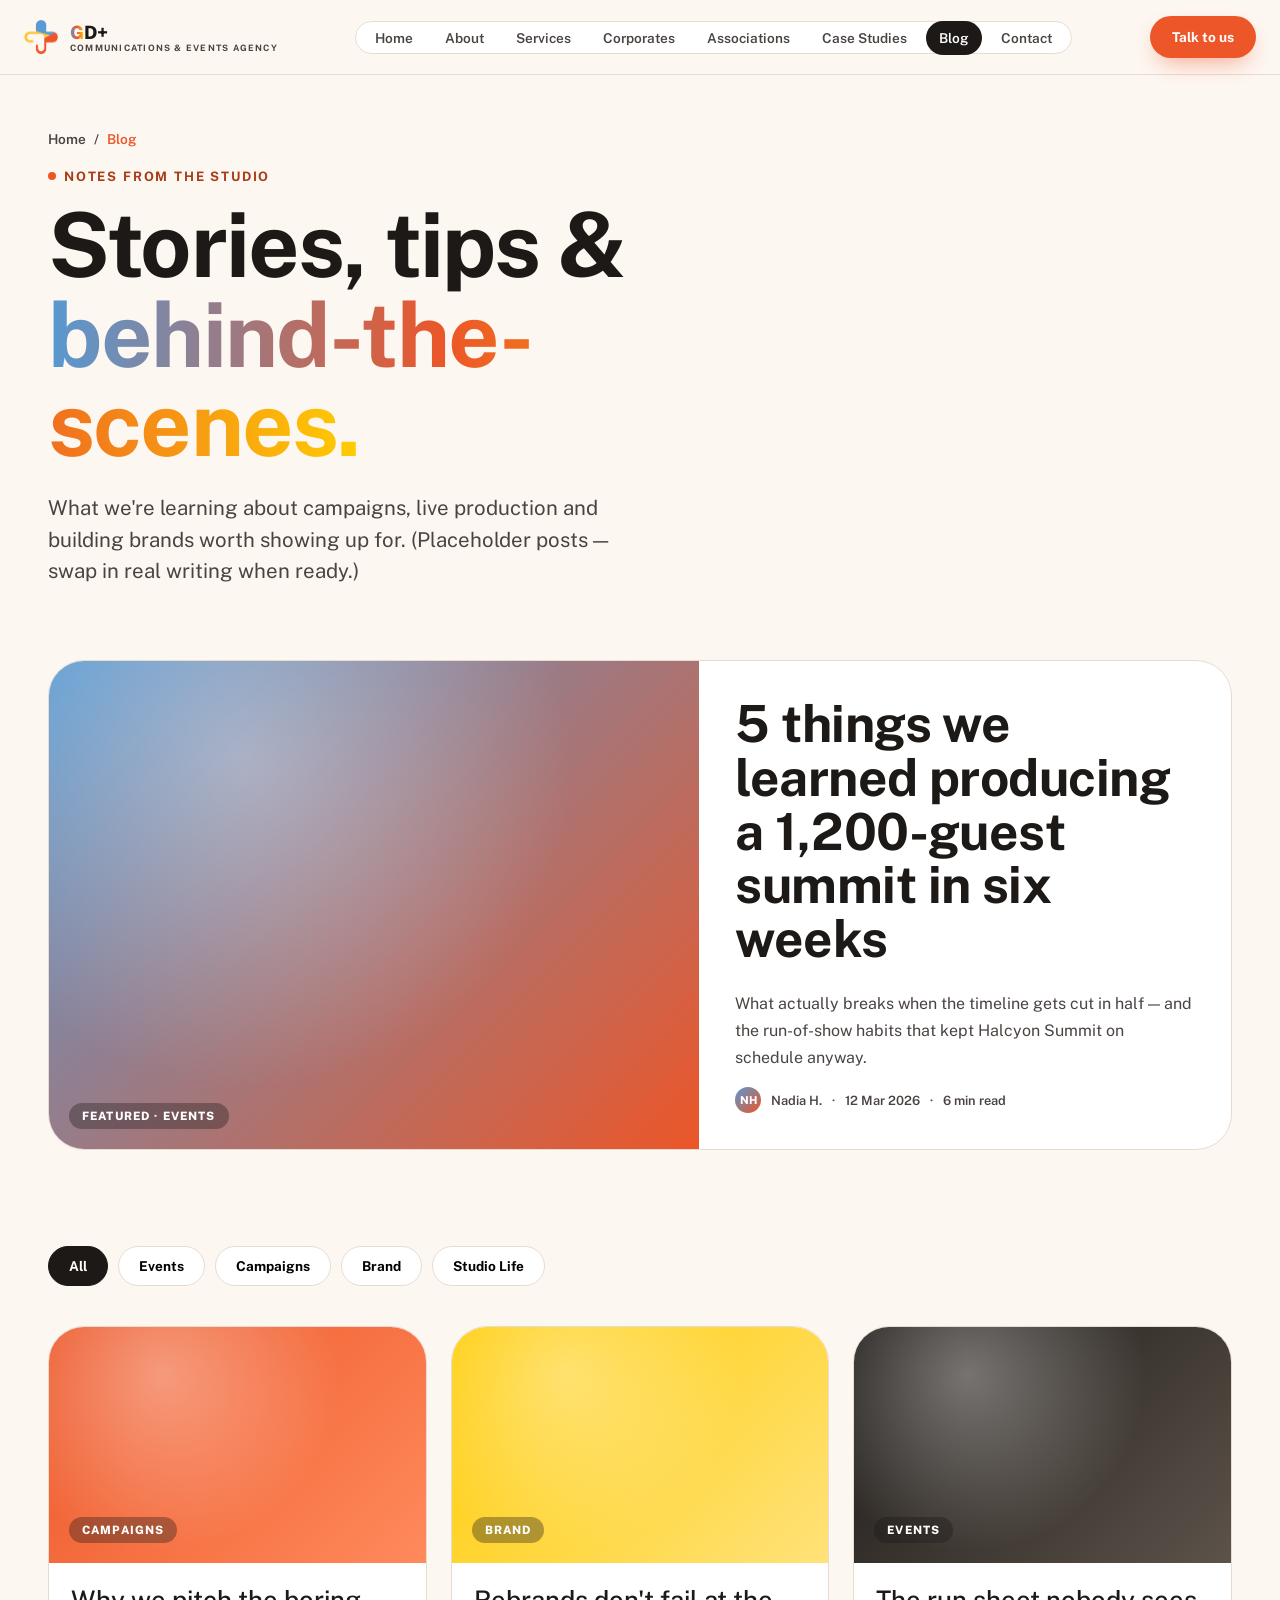
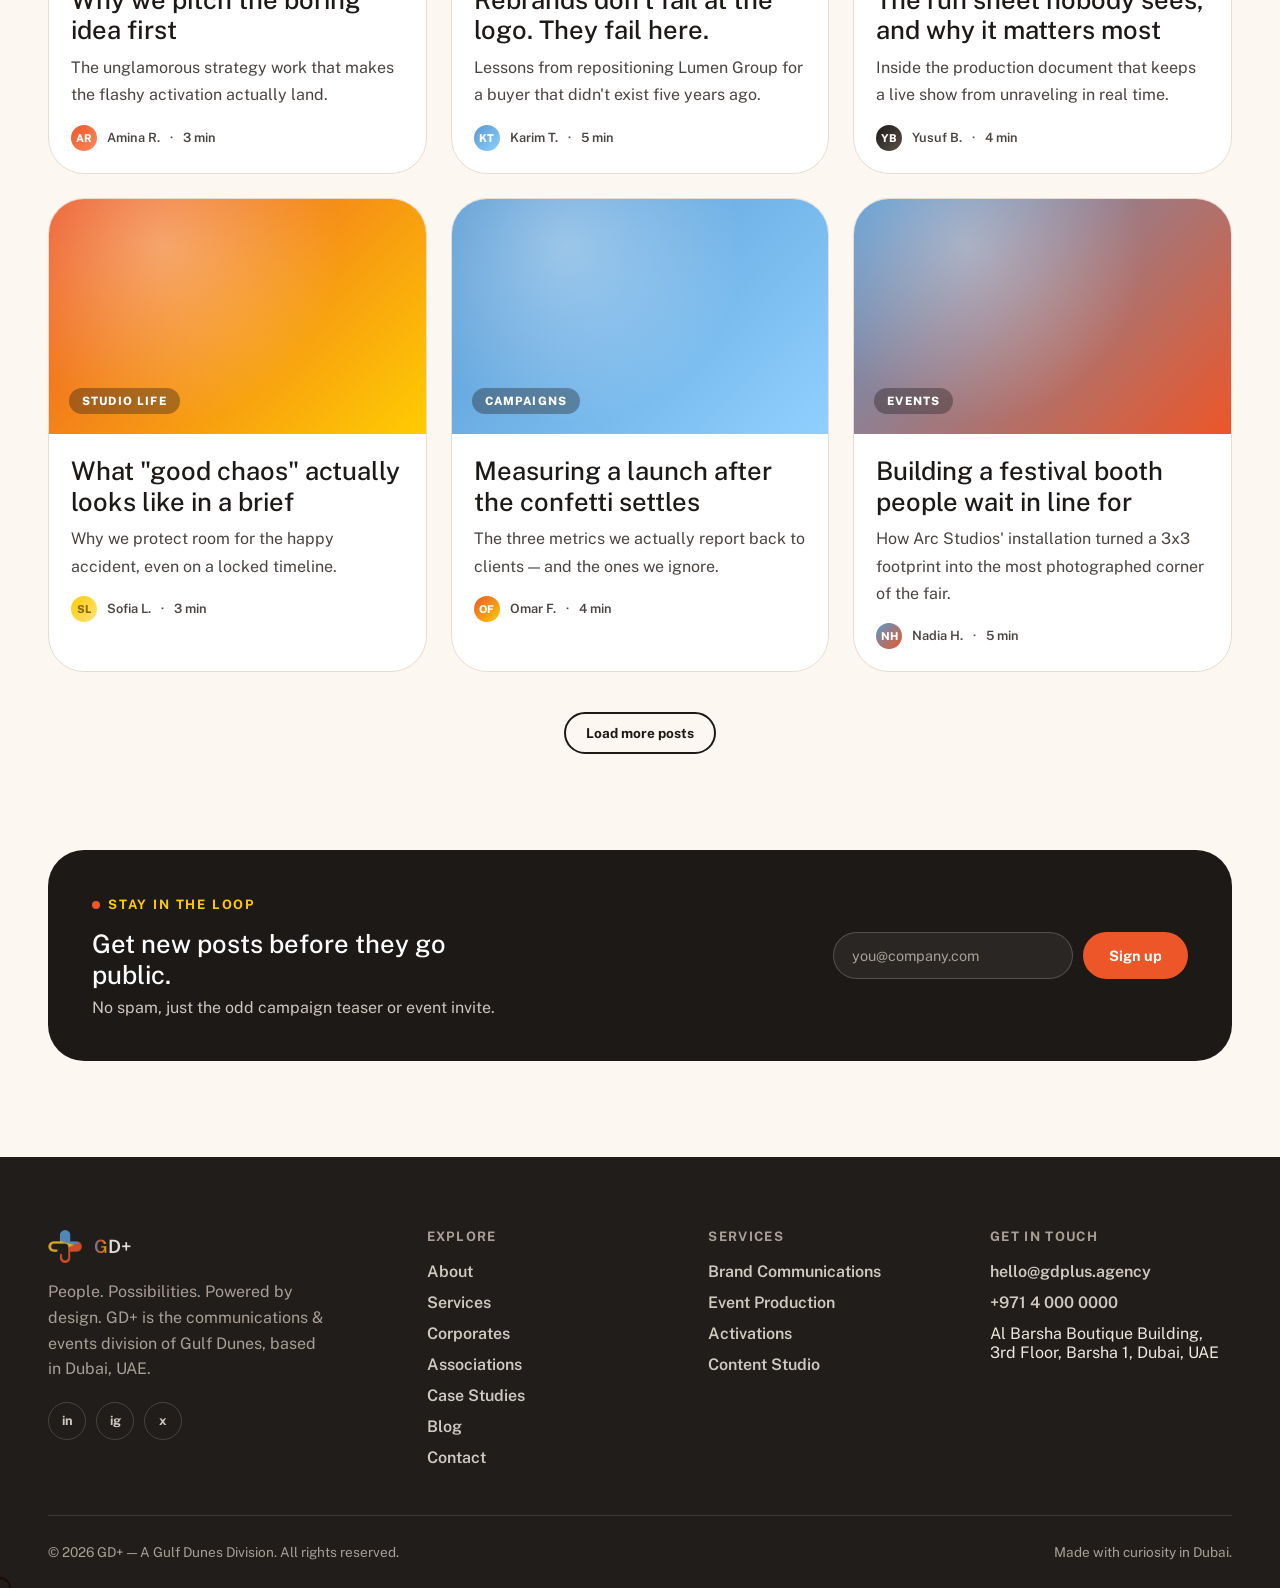
<file: blog.html>
<!doctype html>
<html lang="en">
<head>
<meta charset="UTF-8">
<meta name="viewport" content="width=device-width, initial-scale=1.0">
<title>Blog — GD+</title>
<meta name="description" content="Notes on campaigns, events and the craft behind them, from the GD+ studio.">
<link rel="icon" href="data:image/svg+xml,%3Csvg xmlns='http://www.w3.org/2000/svg' viewBox='0 0 100 100'%3E%3Crect width='100' height='100' rx='24' fill='%23ec5628'/%3E%3Crect x='38' y='14' width='24' height='72' rx='12' fill='white'/%3E%3Crect x='14' y='38' width='72' height='24' rx='12' fill='white'/%3E%3C/svg%3E">
<style>
/* ==========================================================================
   GD+ — Communications & Events Agency
   Design tokens derived from brand guidelines:
   Primary #ec5628 · Secondary #5799d2 · Tertiary #ffcc02
   Type: Public Sans · Material 3–inspired shape language, playful energy
   ========================================================================== */

@import url('https://fonts.googleapis.com/css2?family=Public+Sans:ital,wght@0,400;0,500;0,600;0,700;0,800;1,600&display=swap');

:root{
  /* brand */
  --c-primary: #ec5628;
  --c-primary-ink: #a83c17;
  --c-primary-light: #ffe3d6;
  --c-secondary: #5799d2;
  --c-secondary-ink: #2f6699;
  --c-secondary-light: #dcecfa;
  --c-tertiary: #ffcc02;
  --c-tertiary-ink: #8a6a00;
  --c-tertiary-light: #fff3c4;

  /* neutrals */
  --c-ink: #1c1917;
  --c-ink-soft: #4a4441;
  --c-paper: #fdf7f2;
  --c-paper-alt: #ffffff;
  --c-surface: #f5ece4;
  --c-line: #e8dcd1;
  --c-dark: #201d1a;
  --c-dark-surface: #2b2622;

  /* shape */
  --r-sm: 14px;
  --r-md: 24px;
  --r-lg: 36px;
  --r-pill: 999px;

  /* motion */
  --ease: cubic-bezier(.22,1,.36,1);

  /* type */
  --font: 'Public Sans', system-ui, sans-serif;
}

*,*::before,*::after{ box-sizing:border-box; }
html{ scroll-behavior:smooth; overflow-x:hidden; }
body{
  margin:0;
  font-family:var(--font);
  background:var(--c-paper);
  color:var(--c-ink);
  -webkit-font-smoothing:antialiased;
  overflow-x:hidden;
}
img,svg{ display:block; max-width:100%; }
a{ color:inherit; text-decoration:none; }
ul{ margin:0; padding:0; list-style:none; }
button{ font-family:inherit; cursor:pointer; }
h1,h2,h3,h4,p{ margin:0; }

.container{
  width:100%;
  max-width:1600px;
  margin:0 auto;
  padding:0 48px;
}
@media (max-width:760px){
  .container{ padding:0 24px; }
}
section{ position:relative; }

::selection{ background:var(--c-tertiary); color:var(--c-ink); }

/* ---------- type scale ---------- */
.eyebrow{
  display:inline-flex;
  align-items:center;
  gap:8px;
  font-size:13px;
  font-weight:700;
  letter-spacing:.14em;
  text-transform:uppercase;
  color:var(--c-primary-ink);
}
.eyebrow::before{
  content:'';
  width:8px;height:8px;
  border-radius:50%;
  background:var(--c-primary);
}
h1, .h1{
  font-size:clamp(2.8rem, 7vw, 7.5rem);
  font-weight:700;
  line-height:1;
  letter-spacing:-.02em;
}
.subtitle{
  font-size:clamp(2.2rem, 5.6vw, 6rem);
  font-weight:600;
  line-height:1.04;
  letter-spacing:-.01em;
}
h2, .h2{
  font-size:clamp(2rem, 4vw, 4rem);
  font-weight:700;
  line-height:1.05;
  letter-spacing:-.01em;
}
.subheading{
  font-size:clamp(1.5rem, 2.8vw, 2.625rem);
  font-weight:500;
  line-height:1.15;
}
h3, .h3{
  font-size:clamp(1.3rem, 2vw, 1.75rem);
  font-weight:500;
  line-height:1.2;
}
.lede{
  font-size:clamp(1.05rem, 1.6vw, 1.3125rem);
  line-height:1.55;
  color:var(--c-ink-soft);
  font-weight:400;
}
.body-text{ font-size:1rem; line-height:1.7; color:var(--c-ink-soft); font-weight:400; }
.caption{ font-size:1rem; line-height:1.5; color:var(--c-ink-soft); font-weight:400; }

/* ---------- buttons ---------- */
.btn{
  position:relative;
  display:inline-flex;
  align-items:center;
  gap:10px;
  padding:16px 30px;
  border-radius:var(--r-pill);
  font-weight:700;
  font-size:.95rem;
  border:2px solid transparent;
  transition:transform .35s var(--ease), box-shadow .35s var(--ease), background .25s, color .25s, border-color .25s;
  white-space:nowrap;
}
.btn-primary{
  background:var(--c-primary);
  color:#fff;
  box-shadow:0 10px 24px -8px rgba(236,86,40,.55);
}
.btn-primary:hover{ box-shadow:0 16px 34px -8px rgba(236,86,40,.65); transform:translateY(-2px); }
.btn-dark{
  background:var(--c-ink);
  color:#fff;
}
.btn-dark:hover{ background:var(--c-primary); transform:translateY(-2px); }
.btn-ghost{
  background:transparent;
  border-color:currentColor;
  color:var(--c-ink);
}
.btn-ghost:hover{ background:var(--c-ink); color:#fff; }
.btn-ghost.on-dark{ color:#fff; }
.btn-ghost.on-dark:hover{ background:#fff; color:var(--c-ink); }
.btn-arrow{
  display:inline-flex;
  width:20px; height:20px;
  transition:transform .35s var(--ease);
}
.btn:hover .btn-arrow{ transform:translateX(4px); }
.btn-sm{ padding:11px 20px; font-size:.85rem; }

/* ---------- header / nav ---------- */
.gdplus-header{
  position:sticky;
  top:0;
  left:0;
  width:100vw;
  margin-left:calc(50% - 50vw);
  z-index:100;
  background:rgba(253,247,242,.82);
  backdrop-filter:blur(14px) saturate(1.4);
  border-bottom:1px solid var(--c-line);
}
/* Full-bleed breakout: keeps these edge-to-edge even if a host page
   (e.g. a CMS embed) nests them inside a width-constrained container. */
.gdplus-footer,
.marquee,
.hero,
.section.on-dark,
.section.on-surface{
  width:100vw;
  margin-left:calc(50% - 50vw);
}
.nav{
  display:flex;
  align-items:center;
  justify-content:space-between;
  padding:16px 24px;
}
.brand{
  display:flex;
  align-items:center;
  gap:12px;
  font-weight:800;
  font-size:1.15rem;
  letter-spacing:-.01em;
}
.brand small{
  display:block;
  font-size:.55rem;
  font-weight:700;
  letter-spacing:.14em;
  color:var(--c-ink-soft);
  text-transform:uppercase;
}
.logo-mark{
  width:34px; height:34px;
  flex:none;
  display:block;
  object-fit:contain;
}

.nav-links{
  display:flex;
  align-items:center;
  gap:6px;
  padding:6px;
  background:var(--c-paper-alt);
  border-radius:var(--r-pill);
  border:1px solid var(--c-line);
}
.nav-links a{
  padding:9px 13px;
  border-radius:var(--r-pill);
  font-weight:600;
  font-size:.85rem;
  color:var(--c-ink-soft);
  white-space:nowrap;
  transition:background .25s, color .25s;
}
.nav-links a:hover{ background:var(--c-surface); color:var(--c-ink); }
.nav-links a.active{ background:var(--c-ink); color:#fff; }

.nav-actions{ display:flex; align-items:center; gap:12px; }
.nav-toggle{
  display:none;
  width:44px; height:44px;
  border-radius:var(--r-pill);
  border:1px solid var(--c-line);
  background:var(--c-paper-alt);
  align-items:center;
  justify-content:center;
  flex-direction:column;
  gap:5px;
}
.nav-toggle span{ width:18px; height:2px; background:var(--c-ink); border-radius:2px; transition:transform .3s, opacity .3s; }
.nav-toggle.is-open span:nth-child(1){ transform:translateY(7px) rotate(45deg); }
.nav-toggle.is-open span:nth-child(2){ opacity:0; }
.nav-toggle.is-open span:nth-child(3){ transform:translateY(-7px) rotate(-45deg); }

@media (max-width:1180px){
  .nav-links{
    position:fixed;
    inset:78px 16px auto 16px;
    flex-direction:column;
    align-items:stretch;
    padding:12px;
    gap:4px;
    box-shadow:0 24px 50px -20px rgba(28,25,23,.3);
    transform:translateY(-12px);
    opacity:0;
    pointer-events:none;
    transition:transform .3s var(--ease), opacity .3s var(--ease);
  }
  .nav-links.is-open{ transform:translateY(0); opacity:1; pointer-events:auto; }
  .nav-links a{ text-align:center; padding:14px; }
  .nav-toggle{ display:flex; }
  .nav-actions .btn-sm{ display:none; }
}

/* ---------- decorative floating plus marks ---------- */
.floater{
  position:absolute;
  z-index:0;
  opacity:.5;
  filter:blur(.3px);
  animation:floaty 9s ease-in-out infinite;
}
.floater::before,.floater::after{
  content:'';
  position:absolute;
  border-radius:var(--r-pill);
}
.floater.f-orange::before,.floater.f-orange::after{ background:var(--c-primary); }
.floater.f-blue::before,.floater.f-blue::after{ background:var(--c-secondary); }
.floater.f-gold::before,.floater.f-gold::after{ background:var(--c-tertiary); }
.floater::before{ left:38%; right:38%; top:0; bottom:0; }
.floater::after{ top:38%; bottom:38%; left:0; right:0; }
@keyframes floaty{
  0%,100%{ transform:translate(0,0) rotate(0deg); }
  50%{ transform:translate(-14px,18px) rotate(18deg); }
}

/* ---------- hero ---------- */
.hero{
  padding:64px 0 96px;
  overflow:hidden;
}
.hero-watermark{
  position:absolute;
  font-weight:800;
  font-size:min(48vw, 620px);
  line-height:1;
  color:var(--c-ink);
  opacity:.035;
  z-index:0;
  top:-14%;
  right:-3%;
  pointer-events:none;
  user-select:none;
}
.hero-inner{
  display:grid;
  gap:32px;
  position:relative;
  z-index:1;
}
.hero-rotator{
  display:inline-grid;
}
.hero-rotator span{
  grid-area:1/1;
  opacity:0;
  transform:translateY(14px);
  transition:opacity .5s var(--ease), transform .5s var(--ease);
  background:linear-gradient(90deg, var(--c-secondary), var(--c-primary), var(--c-tertiary));
  -webkit-background-clip:text;
  background-clip:text;
  color:transparent;
}
.hero-rotator span.is-active{ opacity:1; transform:translateY(0); }

.hero-scene{
  position:relative;
  width:100%;
  aspect-ratio:1/1;
  max-width:420px;
  margin:0 auto;
}
.hero-blob{
  position:absolute;
  inset:6%;
  border-radius:38% 62% 60% 40% / 45% 40% 60% 55%;
  background:linear-gradient(135deg, var(--c-secondary), var(--c-primary) 60%, var(--c-tertiary));
  animation:blobbing 10s ease-in-out infinite;
}
@keyframes blobbing{
  0%,100%{ border-radius:38% 62% 60% 40% / 45% 40% 60% 55%; transform:rotate(0deg) scale(1); }
  33%{ border-radius:55% 45% 40% 60% / 60% 55% 45% 40%; transform:rotate(8deg) scale(1.03); }
  66%{ border-radius:45% 55% 55% 45% / 40% 60% 40% 60%; transform:rotate(-6deg) scale(.98); }
}
.hero-illustration{
  position:absolute;
  inset:9%;
  filter:drop-shadow(0 16px 30px rgba(28,25,23,.25));
}
.hero-illustration svg{ width:100%; height:100%; }
.hero-illustration .spotlight{ animation:spotlightPulse 5s ease-in-out infinite; transform-origin:center top; }
.hero-illustration .confetti-bit{ animation:confettiDrift 3.6s ease-in-out infinite; transform-box:fill-box; transform-origin:center; }
.hero-illustration .confetti-bit:nth-child(2n){ animation-delay:-1.1s; }
.hero-illustration .confetti-bit:nth-child(3n){ animation-delay:-2.3s; }
@keyframes spotlightPulse{ 0%,100%{ opacity:.1; } 50%{ opacity:.22; } }
@keyframes confettiDrift{
  0%,100%{ transform:translateY(0) rotate(0deg); }
  50%{ transform:translateY(-6px) rotate(14deg); }
}

/* ---------- hero: full-bleed video header ---------- */
.hero--video{
  min-height:88vh;
  display:flex;
  align-items:flex-end;
  padding:64px 0 72px;
  color:#fff;
}
.hero-media{
  position:absolute;
  inset:0;
  z-index:0;
  overflow:hidden;
  background:var(--c-dark);
}
.hero-video{
  position:absolute; inset:0;
  width:100%; height:100%;
  object-fit:cover;
  z-index:2;
}
.hero-yt-wrap{
  position:absolute; inset:0;
  z-index:2;
  overflow:hidden;
  pointer-events:none;
  background:var(--c-dark);
}
.hero-yt-wrap iframe{
  position:absolute; top:50%; left:50%;
  width:177.78vh; height:100vh;
  min-width:100%; min-height:56.25vw;
  transform:translate(-50%,-50%);
  border:0;
}
.hero-fallback-bg{
  position:absolute; inset:-10%;
  background:linear-gradient(135deg, var(--c-secondary), var(--c-primary) 55%, var(--c-tertiary));
  background-size:220% 220%;
  animation:heroGradientDrift 16s ease-in-out infinite;
  z-index:1;
}
@keyframes heroGradientDrift{
  0%,100%{ background-position:0% 30%; }
  50%{ background-position:100% 70%; }
}
.hero-fallback-scene{
  position:absolute;
  inset:-6%;
  opacity:.14;
  mix-blend-mode:soft-light;
  z-index:1;
}
.hero-fallback-scene svg{ width:100%; height:100%; }
.hero-scrim{
  position:absolute; inset:0;
  background:rgba(28,25,23,.5);
  z-index:3;
}
.hero--video .hero-inner{
  position:relative;
  z-index:1;
  display:block;
  max-width:740px;
}
.hero--video .eyebrow{ color:#fff; }
.hero--video .eyebrow::before{ background:var(--c-tertiary); }
.hero--video h1{ color:#fff; font-size:clamp(2.6rem, 4.4vw, 4.5rem); line-height:1.05; }
.hero--video .lede{ color:rgba(255,255,255,.84); }
.hero--video .sticker{
  background:rgba(28,25,23,.5);
  border-color:rgba(255,255,255,.18);
  color:#fff;
  backdrop-filter:blur(10px);
  z-index:1;
}
.hero--video .sticker b{ color:var(--c-tertiary); }
.hero-watermark.on-video{ opacity:.07; color:#fff; }
.hero--video .hero-rotator span{
  background:none;
  -webkit-text-fill-color:#fff;
  color:#fff;
  text-shadow:0 4px 24px rgba(0,0,0,.35);
}
.hero-play{
  position:absolute;
  z-index:1;
  display:inline-flex;
  align-items:center;
  gap:10px;
  background:rgba(255,255,255,.14);
  border:1px solid rgba(255,255,255,.35);
  color:#fff;
  text-decoration:none;
  padding:10px 18px 10px 10px;
  border-radius:var(--r-pill);
  font-weight:700;
  font-size:.82rem;
  backdrop-filter:blur(10px);
  cursor:pointer;
  transition:background .2s ease, border-color .2s ease;
}
.hero-play:hover{
  background:rgba(255,255,255,.24);
  border-color:rgba(255,255,255,.5);
}
.hero-play .dot{
  width:30px; height:30px; border-radius:50%;
  background:#fff; color:var(--c-ink);
  display:flex; align-items:center; justify-content:center;
  flex:none;
}
@media (max-width:760px){
  .hero--video{ min-height:78vh; align-items:center; }
  .hero-play{ display:none; }
}

@media (min-width:860px){
  .hero-inner{ grid-template-columns:1.1fr .9fr; align-items:center; }
}

/* ---------- marquee ---------- */
.marquee{
  border-top:1px solid var(--c-line);
  border-bottom:1px solid var(--c-line);
  background:var(--c-primary);
  padding:22px 0;
  overflow:hidden;
}
.marquee-track{
  display:flex;
  width:max-content;
  gap:48px;
  animation:marquee 26s linear infinite;
}
.marquee:hover .marquee-track{ animation-play-state:paused; }
.marquee-track span{
  font-size:1.4rem;
  font-weight:800;
  color:#fff;
  white-space:nowrap;
  display:flex;
  align-items:center;
  gap:16px;
  text-transform:uppercase;
  letter-spacing:.02em;
}
.marquee-track span em{
  font-style:normal;
  color:var(--c-tertiary);
}
@keyframes marquee{
  from{ transform:translateX(0); }
  to{ transform:translateX(-50%); }
}
.marquee.light{ background:var(--c-paper-alt); }
.marquee.light .marquee-track span{ color:var(--c-ink-soft); font-size:1.1rem; font-weight:700; }
.marquee.light .marquee-track span em{ color:var(--c-primary); }

/* ---------- sections ---------- */
.section{ padding:96px 0; }
.section-head{
  display:flex;
  flex-wrap:wrap;
  justify-content:space-between;
  align-items:flex-end;
  gap:24px;
  margin-bottom:56px;
}
.section-head h2{ margin-top:14px; max-width:640px; }
.section-head .lede{ max-width:420px; }
.section.on-dark{ background:var(--c-dark); color:#fff; }
.section.on-dark .lede{ color:#cfc6bd; }
.section.on-surface{ background:var(--c-surface); }

/* ---------- pillar / feature cards ---------- */
.grid-3{ display:grid; gap:24px; grid-template-columns:repeat(3,1fr); }
.grid-2{ display:grid; gap:24px; grid-template-columns:repeat(auto-fit,minmax(320px,1fr)); }
@media (max-width:900px){
  .grid-3{ grid-template-columns:1fr; }
}

.card{
  background:var(--c-paper-alt);
  border:1px solid var(--c-line);
  border-radius:var(--r-lg);
  padding:36px;
  transition:transform .4s var(--ease), box-shadow .4s var(--ease), border-color .4s;
  will-change:transform;
}
.card:hover{
  box-shadow:0 30px 60px -30px rgba(28,25,23,.35);
  border-color:transparent;
}
.card-icon{
  width:56px; height:56px;
  border-radius:var(--r-md);
  display:flex; align-items:center; justify-content:center;
  margin-bottom:24px;
  font-size:1.5rem;
}
.card-icon.orange{ background:var(--c-primary-light); color:var(--c-primary-ink); }
.card-icon.blue{ background:var(--c-secondary-light); color:var(--c-secondary-ink); }
.card-icon.gold{ background:var(--c-tertiary-light); color:var(--c-tertiary-ink); }
.card h3{ margin-bottom:12px; }
.card-tag{
  display:inline-block;
  font-size:.72rem;
  font-weight:800;
  letter-spacing:.1em;
  text-transform:uppercase;
  padding:5px 12px;
  border-radius:var(--r-pill);
  margin-bottom:16px;
}
.card-tag.orange{ background:var(--c-primary-light); color:var(--c-primary-ink); }
.card-tag.blue{ background:var(--c-secondary-light); color:var(--c-secondary-ink); }
.card-tag.gold{ background:var(--c-tertiary-light); color:var(--c-tertiary-ink); }

/* ---------- flat colour "block" cards (Miro-style) ---------- */
.card.tone-orange{ background:var(--c-primary); border-color:transparent; color:#fff; }
.card.tone-blue{ background:var(--c-secondary); border-color:transparent; color:#0c2338; }
.card.tone-gold{ background:var(--c-tertiary); border-color:transparent; color:#3d2e00; }
.card.tone-orange .body-text{ color:rgba(255,255,255,.85); }
.card.tone-blue .body-text{ color:rgba(12,35,56,.72); }
.card.tone-gold .body-text{ color:rgba(61,46,0,.75); }
.card.tone-orange .card-icon,
.card.tone-blue .card-icon,
.card.tone-gold .card-icon{ background:rgba(255,255,255,.28); color:inherit; }
.card.tone-orange .card-tag,
.card.tone-blue .card-tag,
.card.tone-gold .card-tag{ background:rgba(255,255,255,.3); color:inherit; }

/* ---------- stats ---------- */
.stats{
  display:grid;
  gap:24px;
  grid-template-columns:repeat(4,1fr);
  text-align:center;
}
@media (max-width:760px){
  .stats{ grid-template-columns:repeat(2,1fr); gap:32px 24px; }
}
.stat b{
  display:block;
  font-size:clamp(2.2rem,4vw,3.4rem);
  font-weight:800;
  background:linear-gradient(90deg, var(--c-secondary), var(--c-primary), var(--c-tertiary));
  -webkit-background-clip:text;
  background-clip:text;
  color:transparent;
}
.stat span{ font-weight:600; color:var(--c-ink-soft); font-size:.9rem; }
.on-dark .stat span{ color:#cfc6bd; }

/* ---------- process ---------- */
.process{
  display:grid;
  gap:20px;
  grid-template-columns:repeat(auto-fit,minmax(220px,1fr));
  counter-reset:step;
}
.process-step{
  position:relative;
  padding:32px 26px;
  border-radius:var(--r-lg);
  background:var(--c-paper-alt);
  border:1px solid var(--c-line);
}
.process-step::before{
  counter-increment:step;
  content:'0' counter(step);
  font-weight:800;
  font-size:2rem;
  color:var(--c-line);
  display:block;
  margin-bottom:14px;
}

/* ---------- reveal ---------- */
[data-reveal]{
  opacity:0;
  transform:translateY(28px);
  transition:opacity .7s var(--ease), transform .7s var(--ease);
}
[data-reveal].is-visible{ opacity:1; transform:translateY(0); }

/* ---------- CTA banner ---------- */
.cta-banner{
  border-radius:var(--r-lg);
  padding:64px 40px;
  background:var(--c-ink);
  color:#fff;
  text-align:center;
  position:relative;
  overflow:hidden;
}
.cta-banner h2{ max-width:640px; margin:0 auto 24px; }
.cta-banner .btn-row{ display:flex; gap:14px; justify-content:center; flex-wrap:wrap; margin-top:12px; }

/* ---------- footer ---------- */
.gdplus-footer{
  background:var(--c-dark);
  color:#efe7de;
  padding:72px 0 28px;
}
.footer-grid{
  display:grid;
  gap:40px;
  grid-template-columns:1.4fr repeat(3,1fr);
  padding-bottom:48px;
  border-bottom:1px solid rgba(255,255,255,.12);
}
.footer-grid h4{ font-size:.82rem; letter-spacing:.1em; text-transform:uppercase; color:#a89f95; margin-bottom:18px; }
.footer-grid ul{ display:grid; gap:12px; }
.footer-grid a{ font-weight:600; color:#efe7de; opacity:.85; transition:opacity .2s, color .2s; }
.footer-grid a:hover{ opacity:1; color:var(--c-tertiary); }
.footer-bottom{
  display:flex;
  justify-content:space-between;
  flex-wrap:wrap;
  gap:12px;
  padding-top:28px;
  font-size:.85rem;
  color:#a89f95;
}
.footer-brand p{ margin-top:16px; max-width:280px; color:#a89f95; line-height:1.6; }
.footer-social{ display:flex; gap:10px; margin-top:20px; }
.footer-social a{
  width:38px;height:38px;
  border-radius:var(--r-pill);
  border:1px solid rgba(255,255,255,.2);
  display:flex; align-items:center; justify-content:center;
  font-size:.8rem; font-weight:700;
}
.footer-social a:hover{ background:var(--c-primary); border-color:var(--c-primary); color:#fff; }

@media (max-width:760px){
  .footer-grid{ grid-template-columns:1fr 1fr; }
}

/* ---------- page hero (inner pages) ---------- */
.page-hero{
  padding:56px 0 72px;
  position:relative;
  overflow:hidden;
}
.crumbs{
  display:flex; align-items:center; gap:8px;
  font-size:.85rem; font-weight:600; color:var(--c-ink-soft);
  margin-bottom:18px;
}
.crumbs em{ font-style:normal; color:var(--c-primary); }

/* ---------- filter chips (case studies) ---------- */
.chip-row{ display:flex; flex-wrap:wrap; gap:10px; margin-bottom:40px; }
.chip{
  padding:11px 20px;
  border-radius:var(--r-pill);
  border:1px solid var(--c-line);
  background:var(--c-paper-alt);
  font-weight:700;
  font-size:.85rem;
  transition:background .25s, color .25s, border-color .25s;
}
.chip.is-active, .chip:hover{ background:var(--c-ink); color:#fff; border-color:var(--c-ink); }

/* ---------- case study cards ---------- */
.case-card{
  border-radius:var(--r-lg);
  overflow:hidden;
  background:var(--c-paper-alt);
  border:1px solid var(--c-line);
  transition:transform .4s var(--ease), box-shadow .4s var(--ease);
  display:block;
}
.case-card:hover{ transform:translateY(-6px); box-shadow:0 30px 60px -28px rgba(28,25,23,.35); }
.case-thumb{
  aspect-ratio:4/3;
  position:relative;
  display:flex;
  align-items:flex-end;
  padding:22px;
  overflow:hidden;
}
.case-thumb::after{
  content:'';
  position:absolute; inset:0;
  background:radial-gradient(circle at 30% 20%, rgba(255,255,255,.35), transparent 55%);
}
.case-thumb span{
  position:relative;
  z-index:1;
  color:#fff;
  font-weight:800;
  font-size:.75rem;
  text-transform:uppercase;
  letter-spacing:.1em;
  background:rgba(28,25,23,.35);
  padding:6px 14px;
  border-radius:var(--r-pill);
  backdrop-filter:blur(6px);
}
.case-body{ padding:24px; }
.case-body .h3{ margin-bottom:8px; }
.case-meta{ display:flex; justify-content:space-between; margin-top:16px; font-size:.85rem; color:var(--c-ink-soft); font-weight:600; }

.grad-1{ background:linear-gradient(135deg,var(--c-primary),#ff8a5c); }
.grad-2{ background:linear-gradient(135deg,var(--c-secondary),#8fd0ff); }
.grad-3{ background:linear-gradient(135deg,var(--c-tertiary),#ffe27a); }
.grad-4{ background:linear-gradient(135deg,var(--c-ink),#5c534a); }
.grad-5{ background:linear-gradient(135deg,var(--c-secondary),var(--c-primary)); }
.grad-6{ background:linear-gradient(135deg,var(--c-primary),var(--c-tertiary)); }

/* ---------- team (flat-colour photo-block cards, Miro-inspired) ---------- */
.team-card{ text-align:left; }
.team-photo{
  position:relative;
  aspect-ratio:1/1;
  border-radius:var(--r-lg);
  overflow:hidden;
  margin-bottom:20px;
  display:flex;
  align-items:flex-end;
  justify-content:center;
}
.team-photo svg{
  width:78%;
  height:92%;
  position:relative;
  top:8%;
}
.team-photo.tone-gold{ background:var(--c-tertiary); }
.team-photo.tone-gold svg{ color:rgba(61,46,0,.55); }
.team-photo.tone-orange{ background:var(--c-primary); }
.team-photo.tone-orange svg{ color:rgba(255,255,255,.5); }
.team-photo.tone-blue{ background:var(--c-secondary); }
.team-photo.tone-blue svg{ color:rgba(11,33,56,.4); }
.team-photo.tone-orange-light{ background:var(--c-primary-light); }
.team-photo.tone-orange-light svg{ color:rgba(168,60,23,.4); }
.team-photo.tone-blue-light{ background:var(--c-secondary-light); }
.team-photo.tone-blue-light svg{ color:rgba(47,102,153,.4); }
.team-photo.tone-gold-light{ background:var(--c-tertiary-light); }
.team-photo.tone-gold-light svg{ color:rgba(138,106,0,.4); }
.team-card h3{ margin-bottom:2px; }
.team-card p{ color:var(--c-ink-soft); font-size:.9rem; }

/* ---------- values ---------- */
.value-row{
  display:flex;
  gap:20px;
  padding:26px 0;
  border-top:1px solid var(--c-line);
  align-items:flex-start;
}
.value-row:last-child{ border-bottom:1px solid var(--c-line); }
.value-num{ font-weight:800; font-size:1.4rem; color:var(--c-line); flex:none; width:60px; }

/* ---------- services list ---------- */
.service-row{
  display:grid;
  grid-template-columns:auto 1fr auto;
  gap:24px;
  align-items:center;
  padding:32px 0;
  border-top:1px solid var(--c-line);
  transition:padding .3s var(--ease);
}
.service-row:last-child{ border-bottom:1px solid var(--c-line); }
.service-row:hover{ padding-left:12px; }
.service-num{ font-weight:800; font-size:1.1rem; color:var(--c-ink-soft); }
.service-arrow{
  width:44px;height:44px;
  border-radius:var(--r-pill);
  border:1px solid var(--c-line);
  display:flex; align-items:center; justify-content:center;
  transition:background .3s, transform .3s var(--ease), border-color .3s;
}
.service-row:hover .service-arrow{ background:var(--c-primary); border-color:var(--c-primary); color:#fff; transform:rotate(45deg); }

/* ---------- contact ---------- */
.contact-grid{
  display:grid;
  gap:40px;
}
@media (min-width:900px){
  .contact-grid{ grid-template-columns:1fr 1fr; }
}
.field{ margin-bottom:18px; }
.field label{ display:block; font-weight:700; font-size:.85rem; margin-bottom:8px; }
.field input, .field textarea, .field select{
  width:100%;
  padding:15px 18px;
  border-radius:var(--r-sm);
  border:1.5px solid var(--c-line);
  background:var(--c-paper-alt);
  font-family:inherit;
  font-size:.95rem;
  color:var(--c-ink);
  transition:border-color .25s, box-shadow .25s;
}
.field input:focus, .field textarea:focus, .field select:focus{
  outline:none;
  border-color:var(--c-primary);
  box-shadow:0 0 0 4px var(--c-primary-light);
}
.field textarea{ resize:vertical; min-height:130px; }
.contact-info-card{
  background:var(--c-ink);
  color:#fff;
  border-radius:var(--r-lg);
  padding:40px;
}
.contact-info-card .info-row{ display:flex; gap:16px; padding:18px 0; border-top:1px solid rgba(255,255,255,.12); }
.contact-info-card .info-row:first-of-type{ border-top:none; }
.info-icon{
  width:42px;height:42px; flex:none;
  border-radius:var(--r-md);
  background:rgba(255,255,255,.1);
  display:flex; align-items:center; justify-content:center;
}
.form-success{
  display:none;
  border-radius:var(--r-lg);
  padding:40px;
  background:var(--c-tertiary-light);
  text-align:center;
}
.form-success.is-visible{ display:block; }
.form-success .mini-mark{ margin:0 auto 18px; }

/* small helper */
.mini-mark{ position:relative; width:28px; height:28px; }
.mini-mark::before,.mini-mark::after{ content:''; position:absolute; border-radius:var(--r-pill); background:var(--c-primary); }
.mini-mark::before{ left:38%; right:38%; top:0; bottom:0; }
.mini-mark::after{ top:38%; bottom:38%; left:0; right:0; }

/* ---------- idle contact popup ---------- */
.idle-popup-backdrop{
  position:fixed;
  inset:0;
  z-index:9990;
  background:rgba(28,25,23,.5);
  backdrop-filter:blur(4px);
  display:flex;
  align-items:center;
  justify-content:center;
  padding:24px;
  opacity:0;
  pointer-events:none;
  transition:opacity .35s var(--ease);
}
.idle-popup-backdrop.is-visible{ opacity:1; pointer-events:auto; }
.idle-popup{
  position:relative;
  width:100%;
  max-width:440px;
  max-height:90vh;
  overflow-y:auto;
  background:var(--c-paper-alt);
  border-radius:var(--r-lg);
  padding:44px;
  box-shadow:0 40px 90px -30px rgba(28,25,23,.5);
  opacity:0;
  transform:translateY(24px) scale(.92) rotate(-1deg);
}
.idle-popup-backdrop.is-visible .idle-popup{
  animation:idlePopIn .6s cubic-bezier(.34,1.56,.64,1) forwards;
}
@keyframes idlePopIn{
  0%{ opacity:0; transform:translateY(24px) scale(.92) rotate(-1deg); }
  60%{ opacity:1; transform:translateY(-6px) scale(1.02) rotate(.5deg); }
  100%{ opacity:1; transform:translateY(0) scale(1) rotate(0deg); }
}
.idle-popup-close{
  position:absolute;
  top:18px; right:18px;
  width:36px; height:36px;
  border-radius:50%;
  border:1px solid var(--c-line);
  background:var(--c-paper-alt);
  display:flex;
  align-items:center;
  justify-content:center;
  color:var(--c-ink);
  transition:background .25s, transform .35s var(--ease), border-color .25s;
}
.idle-popup-close:hover{ background:var(--c-ink); border-color:var(--c-ink); color:#fff; transform:rotate(90deg); }
.idle-popup .field{ margin-bottom:16px; }
.idle-popup .field textarea{ resize:vertical; }
.idle-popup .form-success{ padding:20px 0; background:transparent; }

/* ---------- custom cursor ---------- */
.cursor-dot{
  position:fixed;
  z-index:9999;
  width:22px;height:22px;
  border-radius:var(--r-pill);
  border:2px solid var(--c-primary);
  pointer-events:none;
  transform:translate(-50%,-50%);
  transition:width .2s var(--ease), height .2s var(--ease), background .2s;
  mix-blend-mode:multiply;
}
.cursor-dot.is-active{ background:var(--c-primary); width:38px; height:38px; }
@media (pointer:coarse){ .cursor-dot{ display:none; } }

/* ---------- confetti ---------- */
.confetti-piece{
  position:fixed;
  z-index:9998;
  width:8px; height:14px;
  top:50%; left:50%;
  pointer-events:none;
  border-radius:2px;
}

/* ---------- glow preview cards ---------- */
.glow-card{
  position:relative;
  padding:28px;
  border-radius:var(--r-lg);
  background:var(--c-paper-alt);
  border:1px solid var(--c-line);
  overflow:hidden;
}
.glow-card::before{
  content:'';
  position:absolute;
  width:280px;height:280px;
  border-radius:50%;
  filter:blur(64px);
  opacity:.5;
  z-index:0;
}
.glow-card.glow-orange::before{ background:var(--c-primary); top:-80px; left:-80px; }
.glow-card.glow-blue::before{ background:var(--c-secondary); top:-80px; right:-60px; }
.glow-card.glow-gold::before{ background:var(--c-tertiary); bottom:-90px; left:15%; }
.glow-frame{
  position:relative;
  z-index:1;
  border-radius:var(--r-md);
  background:var(--c-paper-alt);
  border:1px solid var(--c-line);
  padding:12px 12px 0;
  box-shadow:0 24px 50px -26px rgba(28,25,23,.3);
  margin-bottom:20px;
  overflow:hidden;
}
.glow-frame-dots{ display:flex; gap:6px; padding-bottom:12px; }
.glow-frame-dots span{ width:8px;height:8px;border-radius:50%; background:var(--c-line); }
.glow-frame-body{
  border-radius:var(--r-sm) var(--r-sm) 0 0;
  aspect-ratio:16/10;
  display:flex; align-items:center; justify-content:center;
}
.glow-card-body{ position:relative; z-index:1; }
.glow-card h3{ margin-bottom:8px; }

/* ---------- mini pill button (in-card CTA) ---------- */
.btn-mini{
  display:inline-flex;
  align-items:center;
  gap:6px;
  padding:9px 16px;
  border-radius:var(--r-pill);
  background:var(--c-ink);
  color:#fff;
  font-weight:700;
  font-size:.78rem;
  margin-top:18px;
  transition:transform .3s var(--ease), background .25s;
}
.btn-mini:hover{ background:var(--c-primary); transform:translateX(2px); }

/* ---------- floating sticker badges ---------- */
.sticker{
  position:absolute;
  display:inline-flex;
  align-items:center;
  gap:8px;
  padding:10px 16px;
  border-radius:var(--r-pill);
  background:var(--c-paper-alt);
  border:1px solid var(--c-line);
  box-shadow:0 16px 32px -18px rgba(28,25,23,.35);
  font-weight:700;
  font-size:.8rem;
  z-index:2;
  animation:stickerFloat 7s ease-in-out infinite;
  white-space:nowrap;
}
.sticker b{ color:var(--c-primary); }
.sticker.s2{ animation-delay:-2.5s; }
@keyframes stickerFloat{
  0%,100%{ transform:translateY(0) rotate(-2deg); }
  50%{ transform:translateY(-10px) rotate(1deg); }
}
@media (max-width:760px){ .sticker{ display:none; } }

/* ---------- centered section head variant ---------- */
.section-head.center{ flex-direction:column; align-items:center; text-align:center; }
.section-head.center .lede{ max-width:560px; }

/* ---------- newsletter strip ---------- */
.news-strip{
  background:var(--c-ink);
  border-radius:var(--r-lg);
  padding:44px;
  display:flex;
  flex-wrap:wrap;
  gap:24px;
  align-items:center;
  justify-content:space-between;
  color:#fff;
}
.news-strip h3{ max-width:360px; }
.news-strip p{ color:#cfc6bd; margin-top:8px; }
.news-form{ display:flex; gap:10px; flex-wrap:wrap; }
.news-form input{
  padding:14px 18px;
  border-radius:var(--r-pill);
  border:1.5px solid rgba(255,255,255,.2);
  background:rgba(255,255,255,.06);
  color:#fff;
  min-width:240px;
  font-family:inherit;
  font-size:.9rem;
}
.news-form input::placeholder{ color:#a89f95; }
.news-form input:focus{ outline:none; border-color:var(--c-primary); }
.news-form button{
  padding:14px 26px;
  border-radius:var(--r-pill);
  background:var(--c-primary);
  color:#fff;
  font-weight:700;
  border:none;
  font-size:.9rem;
}
.news-form button:hover{ background:#ff6a3c; }
.news-form.is-done span{ font-weight:700; color:var(--c-tertiary); }

/* ---------- blog: post cards ---------- */
.post-card{
  display:block;
  border-radius:var(--r-lg);
  overflow:hidden;
  background:var(--c-paper-alt);
  border:1px solid var(--c-line);
  transition:transform .4s var(--ease), box-shadow .4s var(--ease);
}
.post-card:hover{ transform:translateY(-6px); box-shadow:0 30px 60px -28px rgba(28,25,23,.35); }
.post-thumb{
  aspect-ratio:16/10;
  position:relative;
  display:flex;
  align-items:flex-end;
  padding:20px;
  overflow:hidden;
}
.post-thumb::after{
  content:'';
  position:absolute; inset:0;
  background:radial-gradient(circle at 30% 20%, rgba(255,255,255,.35), transparent 55%);
}
.post-thumb span{
  position:relative; z-index:1;
  color:#fff; font-weight:800; font-size:.72rem;
  text-transform:uppercase; letter-spacing:.1em;
  background:rgba(28,25,23,.35);
  padding:6px 13px; border-radius:var(--r-pill);
  backdrop-filter:blur(6px);
}
.post-body{ padding:22px; }
.post-body h3{ margin-bottom:8px; }
.post-meta{
  display:flex; align-items:center; gap:10px;
  margin-top:16px; font-size:.8rem; color:var(--c-ink-soft); font-weight:600;
}
.post-meta .avatar-sm{
  width:26px; height:26px; border-radius:50%;
  display:flex; align-items:center; justify-content:center;
  color:#fff; font-weight:800; font-size:.68rem; flex:none;
}
.post-card.featured{
  display:grid;
  grid-template-columns:1.1fr .9fr;
  align-items:stretch;
}
.post-card.featured .post-thumb{ aspect-ratio:auto; height:100%; }
.post-card.featured .post-body{ padding:36px; display:flex; flex-direction:column; justify-content:center; }
@media (max-width:760px){
  .post-card.featured{ grid-template-columns:1fr; }
}

/* ---------- blog: article typography ---------- */
.article{ max-width:720px; margin:0 auto; }
.article h2{ font-size:clamp(1.5rem,3vw,2rem); margin-top:44px; margin-bottom:16px; }
.article h3{ font-size:1.2rem; margin-top:32px; margin-bottom:12px; }
.article p{ font-size:1.05rem; line-height:1.8; color:var(--c-ink-soft); margin-bottom:20px; }
.article ul{ margin-bottom:20px; }
.article ul li{
  font-size:1.05rem; line-height:1.8; color:var(--c-ink-soft);
  padding-left:24px; position:relative; margin-bottom:8px;
}
.article ul li::before{
  content:''; position:absolute; left:0; top:12px;
  width:7px; height:7px; border-radius:50%; background:var(--c-primary);
}
.article blockquote{
  margin:32px 0;
  padding:8px 0 8px 24px;
  border-left:3px solid var(--c-primary);
  font-size:1.15rem;
  font-weight:500;
  font-style:italic;
  color:var(--c-ink);
}
.article figure{ margin:32px 0; }
.article .fig-img{
  aspect-ratio:16/9;
  border-radius:var(--r-md);
}
.article figcaption{
  font-size:.82rem; color:var(--c-ink-soft); margin-top:10px; text-align:center;
}
.article-hero-meta{
  display:flex; align-items:center; gap:12px;
  margin-top:24px; font-size:.9rem; font-weight:600; color:var(--c-ink-soft);
}
.article-hero-meta .avatar-sm{
  width:38px; height:38px; border-radius:50%;
  display:flex; align-items:center; justify-content:center;
  color:#fff; font-weight:800; font-size:.85rem; flex:none;
}
.article-hero-meta strong{ color:var(--c-ink); }
.article-cover{
  aspect-ratio:21/9;
  border-radius:var(--r-lg);
  margin:32px 0 0;
}

/* ---------- blog: author card ---------- */
.author-card{
  display:flex; gap:18px; align-items:center;
  padding:28px; border-radius:var(--r-lg);
  background:var(--c-surface); margin-top:48px;
}
.author-card .avatar-lg{
  width:56px; height:56px; border-radius:50%; flex:none;
  display:flex; align-items:center; justify-content:center;
  color:#fff; font-weight:800; font-size:1.1rem;
}
.author-card p{ color:var(--c-ink-soft); font-size:.88rem; margin-top:4px; }

/* ---------- brand gradient text (blue -> orange -> yellow, fixed direction) ---------- */
.text-gradient{
  background:linear-gradient(90deg, var(--c-secondary), var(--c-primary), var(--c-tertiary));
  -webkit-background-clip:text;
  background-clip:text;
  color:transparent;
}
.brand .text-gradient{
  -webkit-background-clip:text;
  background-clip:text;
}

/* utility */
.text-center{ text-align:center; }
.mt-8{ margin-top:8px; }
.mt-16{ margin-top:16px; }
.mt-24{ margin-top:24px; }
.mt-40{ margin-top:40px; }
.max-560{ max-width:560px; }
.max-680{ max-width:680px; }

</style>
</head>
<body>

<header class="gdplus-header">
  <nav class="nav container">
    <a href="index.html" class="brand">
      <img class="logo-mark" src="[data-uri]" alt="GD+">
      <span><span class="text-gradient">G</span>D+<small>Communications &amp; Events Agency</small></span>
    </a>
    <ul class="nav-links" data-nav-links>
      <li><a href="index.html">Home</a></li>
      <li><a href="about.html">About</a></li>
      <li><a href="services.html">Services</a></li>
      <li><a href="corporates.html">Corporates</a></li>
      <li><a href="associations.html">Associations</a></li>
      <li><a href="case-studies.html">Case Studies</a></li>
      <li><a href="blog.html" class="active">Blog</a></li>
      <li><a href="contact.html">Contact</a></li>
    </ul>
    <div class="nav-actions">
      <a href="contact.html" class="btn btn-primary btn-sm" data-magnetic>Talk to us</a>
      <button class="nav-toggle" data-nav-toggle aria-label="Toggle menu"><span></span><span></span><span></span></button>
    </div>
  </nav>
</header>

<main>

  <section class="page-hero">
    <div class="floater f-blue" style="width:56px;top:10%;right:9%;"></div>
    <div class="container">
      <div class="crumbs"><a href="index.html">Home</a><span>/</span><em>Blog</em></div>
      <span class="eyebrow">Notes from the studio</span>
      <h1 class="mt-16 max-680">Stories, tips &amp; <span class="text-gradient">behind-the-scenes.</span></h1>
      <p class="lede mt-24 max-560">What we're learning about campaigns, live production and building brands worth showing up for. (Placeholder posts — swap in real writing when ready.)</p>
    </div>
  </section>

  <!-- FEATURED POST -->
  <section class="section" style="padding-top:0;">
    <div class="container">
      <a href="blog-post.html" class="post-card featured" data-reveal>
        <div class="post-thumb grad-5"><span>Featured · Events</span></div>
        <div class="post-body">
          <h3 class="h2">5 things we learned producing a 1,200-guest summit in six weeks</h3>
          <p class="body-text mt-16">What actually breaks when the timeline gets cut in half — and the run-of-show habits that kept Halcyon Summit on schedule anyway.</p>
          <div class="post-meta">
            <div class="avatar-sm" style="background:linear-gradient(135deg,var(--c-secondary),var(--c-primary))">NH</div>
            <span>Nadia H.</span><span>·</span><span>12 Mar 2026</span><span>·</span><span>6 min read</span>
          </div>
        </div>
      </a>
    </div>
  </section>

  <!-- FILTERS + GRID -->
  <section class="section" style="padding-top:0;">
    <div class="container">
      <div class="chip-row" data-reveal>
        <button class="chip is-active" data-filter="all">All</button>
        <button class="chip" data-filter="Events">Events</button>
        <button class="chip" data-filter="Campaigns">Campaigns</button>
        <button class="chip" data-filter="Brand">Brand</button>
        <button class="chip" data-filter="Studio Life">Studio Life</button>
      </div>

      <div class="grid-3">
        <a href="blog-post.html" class="post-card" data-category="Campaigns" data-reveal>
          <div class="post-thumb grad-1"><span>Campaigns</span></div>
          <div class="post-body">
            <h3 class="h3">Why we pitch the boring idea first</h3>
            <p class="body-text mt-8">The unglamorous strategy work that makes the flashy activation actually land.</p>
            <div class="post-meta">
              <div class="avatar-sm" style="background:linear-gradient(135deg,var(--c-primary),#ff8a5c)">AR</div>
              <span>Amina R.</span><span>·</span><span>3 min</span>
            </div>
          </div>
        </a>
        <a href="blog-post.html" class="post-card" data-category="Brand" data-reveal>
          <div class="post-thumb grad-3"><span>Brand</span></div>
          <div class="post-body">
            <h3 class="h3">Rebrands don't fail at the logo. They fail here.</h3>
            <p class="body-text mt-8">Lessons from repositioning Lumen Group for a buyer that didn't exist five years ago.</p>
            <div class="post-meta">
              <div class="avatar-sm" style="background:linear-gradient(135deg,var(--c-secondary),#8fd0ff)">KT</div>
              <span>Karim T.</span><span>·</span><span>5 min</span>
            </div>
          </div>
        </a>
        <a href="blog-post.html" class="post-card" data-category="Events" data-reveal>
          <div class="post-thumb grad-4"><span>Events</span></div>
          <div class="post-body">
            <h3 class="h3">The run sheet nobody sees, and why it matters most</h3>
            <p class="body-text mt-8">Inside the production document that keeps a live show from unraveling in real time.</p>
            <div class="post-meta">
              <div class="avatar-sm" style="background:linear-gradient(135deg,var(--c-ink),#5c534a)">YB</div>
              <span>Yusuf B.</span><span>·</span><span>4 min</span>
            </div>
          </div>
        </a>
        <a href="blog-post.html" class="post-card" data-category="Studio Life" data-reveal>
          <div class="post-thumb grad-6"><span>Studio Life</span></div>
          <div class="post-body">
            <h3 class="h3">What "good chaos" actually looks like in a brief</h3>
            <p class="body-text mt-8">Why we protect room for the happy accident, even on a locked timeline.</p>
            <div class="post-meta">
              <div class="avatar-sm" style="background:linear-gradient(135deg,var(--c-tertiary),#ffe27a);color:#8a6a00;">SL</div>
              <span>Sofia L.</span><span>·</span><span>3 min</span>
            </div>
          </div>
        </a>
        <a href="blog-post.html" class="post-card" data-category="Campaigns" data-reveal>
          <div class="post-thumb grad-2"><span>Campaigns</span></div>
          <div class="post-body">
            <h3 class="h3">Measuring a launch after the confetti settles</h3>
            <p class="body-text mt-8">The three metrics we actually report back to clients — and the ones we ignore.</p>
            <div class="post-meta">
              <div class="avatar-sm" style="background:linear-gradient(135deg,var(--c-primary),var(--c-tertiary))">OF</div>
              <span>Omar F.</span><span>·</span><span>4 min</span>
            </div>
          </div>
        </a>
        <a href="blog-post.html" class="post-card" data-category="Events" data-reveal>
          <div class="post-thumb grad-5"><span>Events</span></div>
          <div class="post-body">
            <h3 class="h3">Building a festival booth people wait in line for</h3>
            <p class="body-text mt-8">How Arc Studios' installation turned a 3x3 footprint into the most photographed corner of the fair.</p>
            <div class="post-meta">
              <div class="avatar-sm" style="background:linear-gradient(135deg,var(--c-secondary),var(--c-primary))">NH</div>
              <span>Nadia H.</span><span>·</span><span>5 min</span>
            </div>
          </div>
        </a>
      </div>

      <div class="text-center mt-40" data-reveal>
        <button class="btn btn-ghost btn-sm" data-magnetic>Load more posts</button>
      </div>
    </div>
  </section>

  <section class="section" style="padding-top:0;">
    <div class="container">
      <div class="news-strip" data-reveal>
        <div>
          <span class="eyebrow" style="color:var(--c-tertiary)">Stay in the loop</span>
          <h3 class="h3 mt-16">Get new posts before they go public.</h3>
          <p>No spam, just the odd campaign teaser or event invite.</p>
        </div>
        <form class="news-form" data-news-form>
          <input type="email" placeholder="you@company.com" required aria-label="Email address">
          <button type="submit">Sign up</button>
        </form>
      </div>
    </div>
  </section>

</main>

<footer class="gdplus-footer">
  <div class="container">
    <div class="footer-grid">
      <div class="footer-brand">
        <a href="index.html" class="brand" style="color:#fff">
          <img class="logo-mark" src="[data-uri]" alt="GD+">
          <span><span class="text-gradient">G</span>D+</span>
        </a>
        <p>People. Possibilities. Powered by design. GD+ is the communications &amp; events division of Gulf Dunes, based in Dubai, UAE.</p>
        <div class="footer-social">
          <a href="#" aria-label="LinkedIn">in</a>
          <a href="#" aria-label="Instagram">ig</a>
          <a href="#" aria-label="X">x</a>
        </div>
      </div>
      <div>
        <h4>Explore</h4>
        <ul>
          <li><a href="about.html">About</a></li>
          <li><a href="services.html">Services</a></li>
          <li><a href="corporates.html">Corporates</a></li>
          <li><a href="associations.html">Associations</a></li>
          <li><a href="case-studies.html">Case Studies</a></li>
          <li><a href="blog.html">Blog</a></li>
          <li><a href="contact.html">Contact</a></li>
        </ul>
      </div>
      <div>
        <h4>Services</h4>
        <ul>
          <li><a href="services.html">Brand Communications</a></li>
          <li><a href="services.html">Event Production</a></li>
          <li><a href="services.html">Activations</a></li>
          <li><a href="services.html">Content Studio</a></li>
        </ul>
      </div>
      <div>
        <h4>Get in touch</h4>
        <ul>
          <li><a href="mailto:hello@gdplus.agency">hello@gdplus.agency</a></li>
          <li><a href="tel:+97140000000">+971 4 000 0000</a></li>
          <li>Al Barsha Boutique Building,<br>3rd Floor, Barsha 1, Dubai, UAE</li>
        </ul>
      </div>
    </div>
    <div class="footer-bottom">
      <span>© 2026 GD+ — A Gulf Dunes Division. All rights reserved.</span>
      <span>Made with curiosity in Dubai.</span>
    </div>
  </div>
</footer>

<div class="idle-popup-backdrop" data-idle-popup>
  <div class="idle-popup">
    <div class="floater f-gold" style="width:46px;top:-6%;left:-7%;opacity:.35"></div>
    <button type="button" class="idle-popup-close" data-idle-popup-close aria-label="Close">
      <svg width="16" height="16" viewBox="0 0 24 24" fill="none" stroke="currentColor" stroke-width="2.5" stroke-linecap="round"><path d="M6 6l12 12M18 6L6 18"/></svg>
    </button>
    <span class="eyebrow">Still thinking it over?</span>
    <h3 class="h3 mt-16">Got an idea worth talking about?</h3>
    <p class="body-text mt-8">Leave your details — we'll get back to you within a day, no hard sell.</p>
    <form class="mt-24" data-idle-popup-form>
      <div class="field">
        <label for="idle-name">Name</label>
        <input type="text" id="idle-name" name="name" placeholder="Your name" required>
      </div>
      <div class="field">
        <label for="idle-email">Email</label>
        <input type="email" id="idle-email" name="email" placeholder="you@company.com" required>
      </div>
      <div class="field">
        <label for="idle-message">What's the idea?</label>
        <textarea id="idle-message" name="message" placeholder="A line or two is plenty..." style="min-height:80px;"></textarea>
      </div>
      <button type="submit" class="btn btn-primary" style="width:100%;justify-content:center;" data-magnetic>Send it over</button>
    </form>
    <div class="form-success" data-idle-popup-success>
      <div class="mini-mark" style="margin:0 auto 18px;"></div>
      <h3 class="h3">Got it — thank you!</h3>
      <p class="body-text mt-8">We'll be in touch within one business day.</p>
    </div>
  </div>
</div>


<script>
/* GD+ site interactions — vanilla JS, no dependencies */

document.addEventListener('DOMContentLoaded', () => {

  /* ---- mobile nav ---- */
  const toggle = document.querySelector('[data-nav-toggle]');
  const links = document.querySelector('[data-nav-links]');
  if (toggle && links) {
    toggle.addEventListener('click', () => {
      toggle.classList.toggle('is-open');
      links.classList.toggle('is-open');
    });
    links.querySelectorAll('a').forEach(a => a.addEventListener('click', () => {
      toggle.classList.remove('is-open');
      links.classList.remove('is-open');
    }));
  }

  /* ---- scroll reveal ---- */
  const revealEls = document.querySelectorAll('[data-reveal]');
  if (revealEls.length) {
    const io = new IntersectionObserver((entries) => {
      entries.forEach(entry => {
        if (entry.isIntersecting) {
          entry.target.classList.add('is-visible');
          io.unobserve(entry.target);
        }
      });
    }, { threshold: 0.15, rootMargin: '0px 0px -40px 0px' });
    revealEls.forEach((el, i) => {
      el.style.transitionDelay = `${(i % 6) * 70}ms`;
      io.observe(el);
    });
  }

  /* ---- hero word rotator ---- */
  const rotator = document.querySelector('[data-rotate]');
  if (rotator) {
    const words = rotator.querySelectorAll('span');
    let idx = 0;
    words[0].classList.add('is-active');
    setInterval(() => {
      words[idx].classList.remove('is-active');
      idx = (idx + 1) % words.length;
      words[idx].classList.add('is-active');
    }, 2200);
  }

  /* ---- animated counters ---- */
  const counters = document.querySelectorAll('[data-counter]');
  if (counters.length) {
    const io2 = new IntersectionObserver((entries) => {
      entries.forEach(entry => {
        if (!entry.isIntersecting) return;
        const el = entry.target;
        const target = parseFloat(el.dataset.counter);
        const suffix = el.dataset.suffix || '';
        const dur = 1400;
        const start = performance.now();
        const step = (now) => {
          const p = Math.min(1, (now - start) / dur);
          const eased = 1 - Math.pow(1 - p, 3);
          const val = !Number.isInteger(target) ? (target * eased).toFixed(1) : Math.round(target * eased);
          el.textContent = val + suffix;
          if (p < 1) requestAnimationFrame(step);
        };
        requestAnimationFrame(step);
        io2.unobserve(el);
      });
    }, { threshold: 0.6 });
    counters.forEach(c => io2.observe(c));
  }

  /* ---- magnetic buttons ---- */
  const magnets = document.querySelectorAll('[data-magnetic]');
  magnets.forEach(btn => {
    btn.addEventListener('mousemove', (e) => {
      const r = btn.getBoundingClientRect();
      const x = e.clientX - r.left - r.width / 2;
      const y = e.clientY - r.top - r.height / 2;
      btn.style.transform = `translate(${x * 0.25}px, ${y * 0.35}px)`;
    });
    btn.addEventListener('mouseleave', () => { btn.style.transform = ''; });
  });

  /* ---- tilt cards ---- */
  const tilts = document.querySelectorAll('[data-tilt]');
  tilts.forEach(card => {
    card.addEventListener('mousemove', (e) => {
      const r = card.getBoundingClientRect();
      const px = (e.clientX - r.left) / r.width - 0.5;
      const py = (e.clientY - r.top) / r.height - 0.5;
      card.style.transform = `perspective(700px) rotateX(${-py * 6}deg) rotateY(${px * 8}deg) translateY(-4px)`;
    });
    card.addEventListener('mouseleave', () => { card.style.transform = ''; });
  });

  /* ---- custom cursor ---- */
  if (window.matchMedia('(pointer: fine)').matches) {
    const dot = document.createElement('div');
    dot.className = 'cursor-dot';
    document.body.appendChild(dot);
    window.addEventListener('mousemove', (e) => {
      dot.style.left = e.clientX + 'px';
      dot.style.top = e.clientY + 'px';
    });
    document.querySelectorAll('a, button, .card, [data-tilt]').forEach(el => {
      el.addEventListener('mouseenter', () => dot.classList.add('is-active'));
      el.addEventListener('mouseleave', () => dot.classList.remove('is-active'));
    });
  }

  /* ---- case study filters ---- */
  const chips = document.querySelectorAll('[data-filter]');
  const caseCards = document.querySelectorAll('[data-category]');
  if (chips.length && caseCards.length) {
    chips.forEach(chip => {
      chip.addEventListener('click', () => {
        chips.forEach(c => c.classList.remove('is-active'));
        chip.classList.add('is-active');
        const filter = chip.dataset.filter;
        caseCards.forEach(card => {
          const show = filter === 'all' || card.dataset.category === filter;
          card.style.display = show ? '' : 'none';
        });
      });
    });
  }

  /* ---- newsletter strip (dummy submit) ---- */
  document.querySelectorAll('[data-news-form]').forEach((newsForm) => {
    newsForm.addEventListener('submit', (e) => {
      e.preventDefault();
      newsForm.classList.add('is-done');
      newsForm.innerHTML = '<span>You\'re on the list — thanks for signing up.</span>';
    });
  });

  /* ---- contact form (dummy submit + confetti) ---- */
  const form = document.querySelector('[data-contact-form]');
  if (form) {
    form.addEventListener('submit', (e) => {
      e.preventDefault();
      const success = document.querySelector('[data-form-success]');
      form.style.display = 'none';
      if (success) success.classList.add('is-visible');
      burstConfetti();
    });
  }

  /* ---- idle contact popup (shows once, after 20s of inactivity) ---- */
  const idlePopup = document.querySelector('[data-idle-popup]');
  if (idlePopup && !sessionStorage.getItem('gdplusIdlePopupShown')) {
    const IDLE_MS = 20000;
    const activityEvents = ['mousemove', 'mousedown', 'keydown', 'scroll', 'touchstart'];
    let idleTimer;

    const openPopup = () => {
      idlePopup.classList.add('is-visible');
      sessionStorage.setItem('gdplusIdlePopupShown', '1');
      activityEvents.forEach(evt => window.removeEventListener(evt, resetIdleTimer));
    };
    const resetIdleTimer = () => {
      clearTimeout(idleTimer);
      idleTimer = setTimeout(openPopup, IDLE_MS);
    };
    const closePopup = () => idlePopup.classList.remove('is-visible');

    activityEvents.forEach(evt => window.addEventListener(evt, resetIdleTimer, { passive: true }));
    resetIdleTimer();

    idlePopup.querySelector('[data-idle-popup-close]')?.addEventListener('click', closePopup);
    idlePopup.addEventListener('click', (e) => { if (e.target === idlePopup) closePopup(); });
    document.addEventListener('keydown', (e) => { if (e.key === 'Escape') closePopup(); });

    const idleForm = idlePopup.querySelector('[data-idle-popup-form]');
    if (idleForm) {
      idleForm.addEventListener('submit', (e) => {
        e.preventDefault();
        const success = idlePopup.querySelector('[data-idle-popup-success]');
        idleForm.style.display = 'none';
        if (success) success.classList.add('is-visible');
        burstConfetti();
        setTimeout(closePopup, 2400);
      });
    }
  }

  function burstConfetti() {
    const colors = ['#ec5628', '#5799d2', '#ffcc02'];
    const originX = window.innerWidth / 2;
    const originY = window.innerHeight / 2.4;
    for (let i = 0; i < 60; i++) {
      const piece = document.createElement('div');
      piece.className = 'confetti-piece';
      piece.style.background = colors[i % colors.length];
      piece.style.left = originX + 'px';
      piece.style.top = originY + 'px';
      document.body.appendChild(piece);
      const angle = Math.random() * Math.PI * 2;
      const dist = 120 + Math.random() * 260;
      const x = Math.cos(angle) * dist;
      const y = Math.sin(angle) * dist - 80;
      const rot = Math.random() * 720 - 360;
      piece.animate([
        { transform: 'translate(0,0) rotate(0deg)', opacity: 1 },
        { transform: `translate(${x}px, ${y + 300}px) rotate(${rot}deg)`, opacity: 0 }
      ], { duration: 1400 + Math.random() * 600, easing: 'cubic-bezier(.22,1,.36,1)' })
        .onfinish = () => piece.remove();
    }
  }
});

</script>
</body>
</html>
</file>
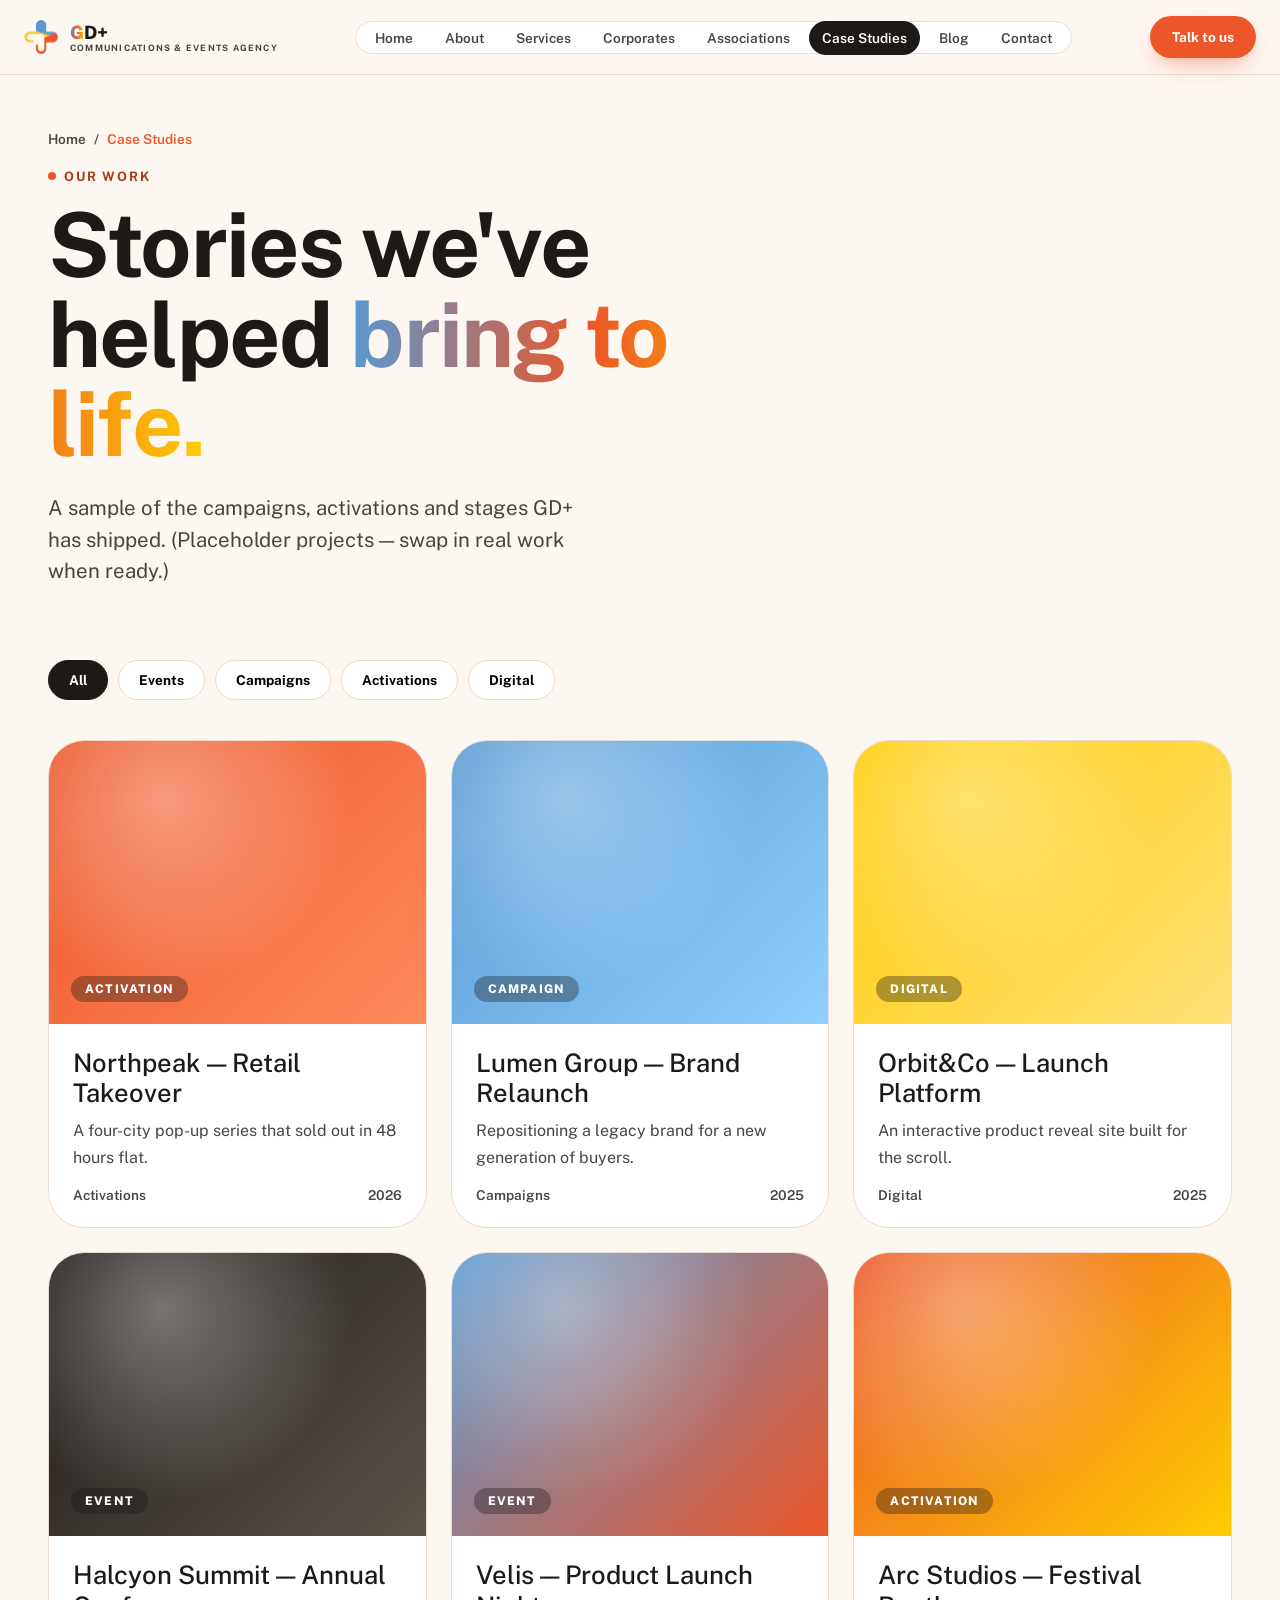
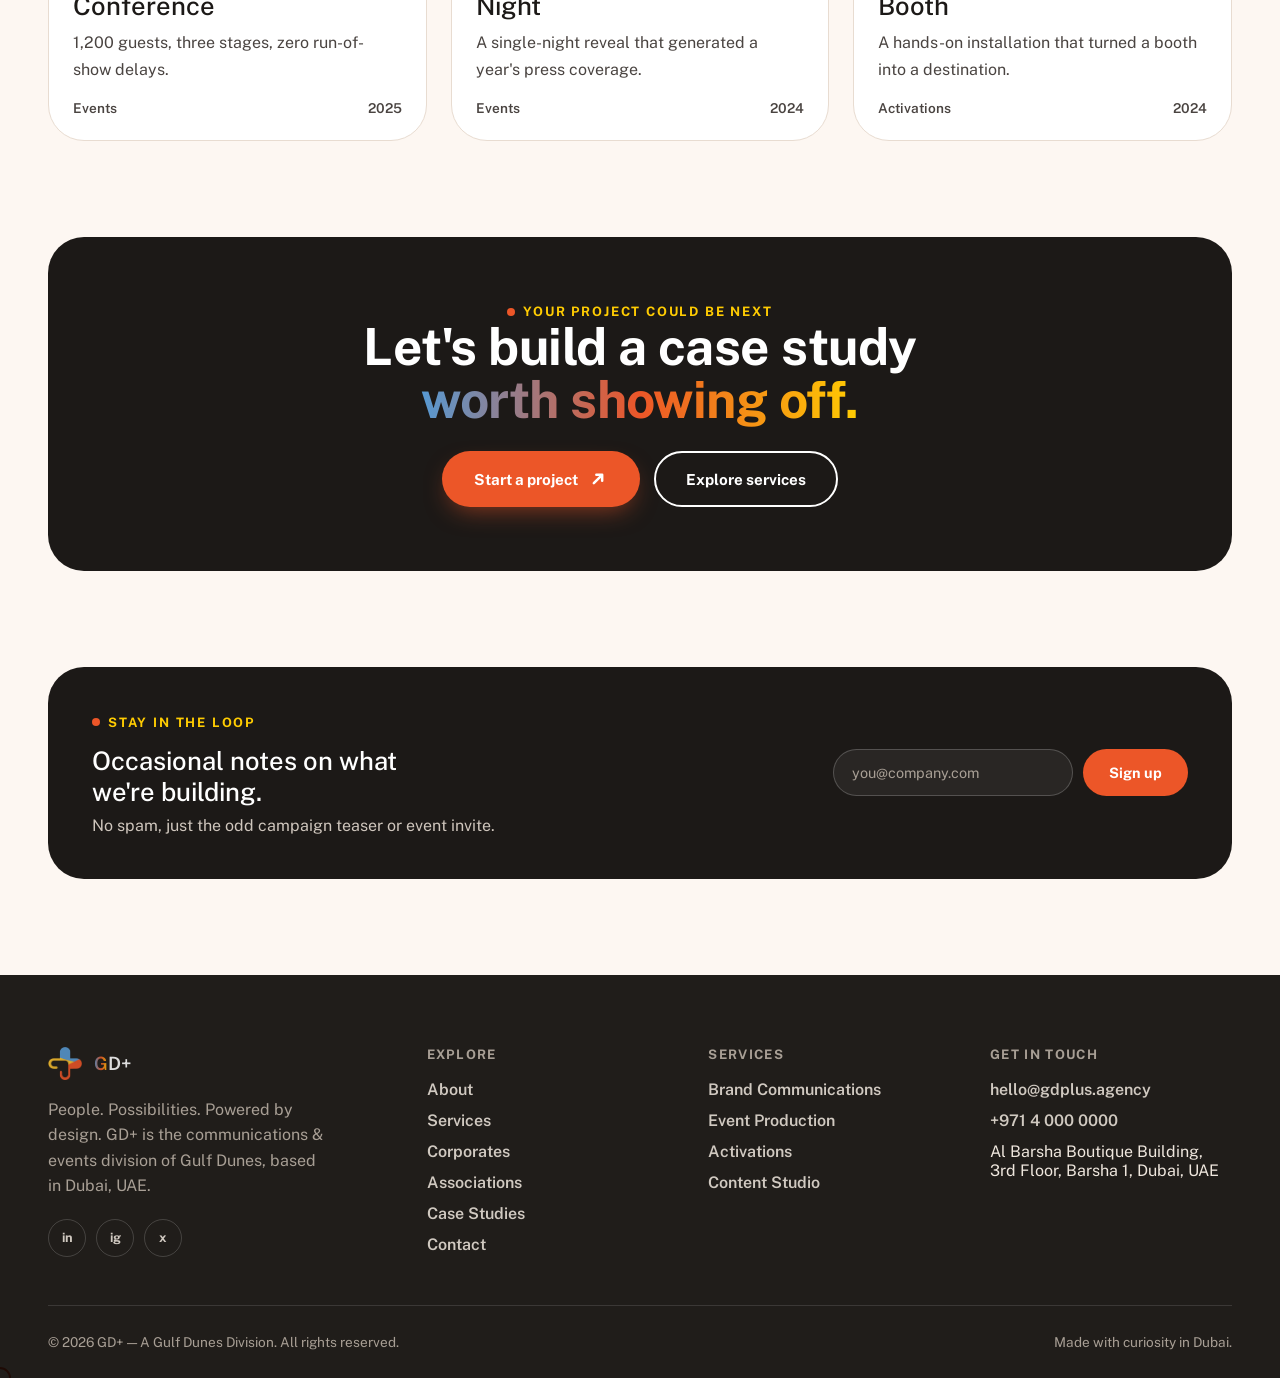
<file: case-studies.html>
<!doctype html>
<html lang="en">
<head>
<meta charset="UTF-8">
<meta name="viewport" content="width=device-width, initial-scale=1.0">
<title>Case Studies — GD+</title>
<meta name="description" content="A selection of campaigns, activations and live experiences by GD+.">
<link rel="icon" href="data:image/svg+xml,%3Csvg xmlns='http://www.w3.org/2000/svg' viewBox='0 0 100 100'%3E%3Crect width='100' height='100' rx='24' fill='%23ec5628'/%3E%3Crect x='38' y='14' width='24' height='72' rx='12' fill='white'/%3E%3Crect x='14' y='38' width='72' height='24' rx='12' fill='white'/%3E%3C/svg%3E">
<style>
/* ==========================================================================
   GD+ — Communications & Events Agency
   Design tokens derived from brand guidelines:
   Primary #ec5628 · Secondary #5799d2 · Tertiary #ffcc02
   Type: Public Sans · Material 3–inspired shape language, playful energy
   ========================================================================== */

@import url('https://fonts.googleapis.com/css2?family=Public+Sans:ital,wght@0,400;0,500;0,600;0,700;0,800;1,600&display=swap');

:root{
  /* brand */
  --c-primary: #ec5628;
  --c-primary-ink: #a83c17;
  --c-primary-light: #ffe3d6;
  --c-secondary: #5799d2;
  --c-secondary-ink: #2f6699;
  --c-secondary-light: #dcecfa;
  --c-tertiary: #ffcc02;
  --c-tertiary-ink: #8a6a00;
  --c-tertiary-light: #fff3c4;

  /* neutrals */
  --c-ink: #1c1917;
  --c-ink-soft: #4a4441;
  --c-paper: #fdf7f2;
  --c-paper-alt: #ffffff;
  --c-surface: #f5ece4;
  --c-line: #e8dcd1;
  --c-dark: #201d1a;
  --c-dark-surface: #2b2622;

  /* shape */
  --r-sm: 14px;
  --r-md: 24px;
  --r-lg: 36px;
  --r-pill: 999px;

  /* motion */
  --ease: cubic-bezier(.22,1,.36,1);

  /* type */
  --font: 'Public Sans', system-ui, sans-serif;
}

*,*::before,*::after{ box-sizing:border-box; }
html{ scroll-behavior:smooth; overflow-x:hidden; }
body{
  margin:0;
  font-family:var(--font);
  background:var(--c-paper);
  color:var(--c-ink);
  -webkit-font-smoothing:antialiased;
  overflow-x:hidden;
}
img,svg{ display:block; max-width:100%; }
a{ color:inherit; text-decoration:none; }
ul{ margin:0; padding:0; list-style:none; }
button{ font-family:inherit; cursor:pointer; }
h1,h2,h3,h4,p{ margin:0; }

.container{
  width:100%;
  max-width:1600px;
  margin:0 auto;
  padding:0 48px;
}
@media (max-width:760px){
  .container{ padding:0 24px; }
}
section{ position:relative; }

::selection{ background:var(--c-tertiary); color:var(--c-ink); }

/* ---------- type scale ---------- */
.eyebrow{
  display:inline-flex;
  align-items:center;
  gap:8px;
  font-size:13px;
  font-weight:700;
  letter-spacing:.14em;
  text-transform:uppercase;
  color:var(--c-primary-ink);
}
.eyebrow::before{
  content:'';
  width:8px;height:8px;
  border-radius:50%;
  background:var(--c-primary);
}
h1, .h1{
  font-size:clamp(2.8rem, 7vw, 7.5rem);
  font-weight:700;
  line-height:1;
  letter-spacing:-.02em;
}
.subtitle{
  font-size:clamp(2.2rem, 5.6vw, 6rem);
  font-weight:600;
  line-height:1.04;
  letter-spacing:-.01em;
}
h2, .h2{
  font-size:clamp(2rem, 4vw, 4rem);
  font-weight:700;
  line-height:1.05;
  letter-spacing:-.01em;
}
.subheading{
  font-size:clamp(1.5rem, 2.8vw, 2.625rem);
  font-weight:500;
  line-height:1.15;
}
h3, .h3{
  font-size:clamp(1.3rem, 2vw, 1.75rem);
  font-weight:500;
  line-height:1.2;
}
.lede{
  font-size:clamp(1.05rem, 1.6vw, 1.3125rem);
  line-height:1.55;
  color:var(--c-ink-soft);
  font-weight:400;
}
.body-text{ font-size:1rem; line-height:1.7; color:var(--c-ink-soft); font-weight:400; }
.caption{ font-size:1rem; line-height:1.5; color:var(--c-ink-soft); font-weight:400; }

/* ---------- buttons ---------- */
.btn{
  position:relative;
  display:inline-flex;
  align-items:center;
  gap:10px;
  padding:16px 30px;
  border-radius:var(--r-pill);
  font-weight:700;
  font-size:.95rem;
  border:2px solid transparent;
  transition:transform .35s var(--ease), box-shadow .35s var(--ease), background .25s, color .25s, border-color .25s;
  white-space:nowrap;
}
.btn-primary{
  background:var(--c-primary);
  color:#fff;
  box-shadow:0 10px 24px -8px rgba(236,86,40,.55);
}
.btn-primary:hover{ box-shadow:0 16px 34px -8px rgba(236,86,40,.65); transform:translateY(-2px); }
.btn-dark{
  background:var(--c-ink);
  color:#fff;
}
.btn-dark:hover{ background:var(--c-primary); transform:translateY(-2px); }
.btn-ghost{
  background:transparent;
  border-color:currentColor;
  color:var(--c-ink);
}
.btn-ghost:hover{ background:var(--c-ink); color:#fff; }
.btn-ghost.on-dark{ color:#fff; }
.btn-ghost.on-dark:hover{ background:#fff; color:var(--c-ink); }
.btn-arrow{
  display:inline-flex;
  width:20px; height:20px;
  transition:transform .35s var(--ease);
}
.btn:hover .btn-arrow{ transform:translateX(4px); }
.btn-sm{ padding:11px 20px; font-size:.85rem; }

/* ---------- header / nav ---------- */
.gdplus-header{
  position:sticky;
  top:0;
  left:0;
  width:100vw;
  margin-left:calc(50% - 50vw);
  z-index:100;
  background:rgba(253,247,242,.82);
  backdrop-filter:blur(14px) saturate(1.4);
  border-bottom:1px solid var(--c-line);
}
/* Full-bleed breakout: keeps these edge-to-edge even if a host page
   (e.g. a CMS embed) nests them inside a width-constrained container. */
.gdplus-footer,
.marquee,
.hero,
.section.on-dark,
.section.on-surface{
  width:100vw;
  margin-left:calc(50% - 50vw);
}
.nav{
  display:flex;
  align-items:center;
  justify-content:space-between;
  padding:16px 24px;
}
.brand{
  display:flex;
  align-items:center;
  gap:12px;
  font-weight:800;
  font-size:1.15rem;
  letter-spacing:-.01em;
}
.brand small{
  display:block;
  font-size:.55rem;
  font-weight:700;
  letter-spacing:.14em;
  color:var(--c-ink-soft);
  text-transform:uppercase;
}
.logo-mark{
  width:34px; height:34px;
  flex:none;
  display:block;
  object-fit:contain;
}

.nav-links{
  display:flex;
  align-items:center;
  gap:6px;
  padding:6px;
  background:var(--c-paper-alt);
  border-radius:var(--r-pill);
  border:1px solid var(--c-line);
}
.nav-links a{
  padding:9px 13px;
  border-radius:var(--r-pill);
  font-weight:600;
  font-size:.85rem;
  color:var(--c-ink-soft);
  white-space:nowrap;
  transition:background .25s, color .25s;
}
.nav-links a:hover{ background:var(--c-surface); color:var(--c-ink); }
.nav-links a.active{ background:var(--c-ink); color:#fff; }

.nav-actions{ display:flex; align-items:center; gap:12px; }
.nav-toggle{
  display:none;
  width:44px; height:44px;
  border-radius:var(--r-pill);
  border:1px solid var(--c-line);
  background:var(--c-paper-alt);
  align-items:center;
  justify-content:center;
  flex-direction:column;
  gap:5px;
}
.nav-toggle span{ width:18px; height:2px; background:var(--c-ink); border-radius:2px; transition:transform .3s, opacity .3s; }
.nav-toggle.is-open span:nth-child(1){ transform:translateY(7px) rotate(45deg); }
.nav-toggle.is-open span:nth-child(2){ opacity:0; }
.nav-toggle.is-open span:nth-child(3){ transform:translateY(-7px) rotate(-45deg); }

@media (max-width:1180px){
  .nav-links{
    position:fixed;
    inset:78px 16px auto 16px;
    flex-direction:column;
    align-items:stretch;
    padding:12px;
    gap:4px;
    box-shadow:0 24px 50px -20px rgba(28,25,23,.3);
    transform:translateY(-12px);
    opacity:0;
    pointer-events:none;
    transition:transform .3s var(--ease), opacity .3s var(--ease);
  }
  .nav-links.is-open{ transform:translateY(0); opacity:1; pointer-events:auto; }
  .nav-links a{ text-align:center; padding:14px; }
  .nav-toggle{ display:flex; }
  .nav-actions .btn-sm{ display:none; }
}

/* ---------- decorative floating plus marks ---------- */
.floater{
  position:absolute;
  z-index:0;
  opacity:.5;
  filter:blur(.3px);
  animation:floaty 9s ease-in-out infinite;
}
.floater::before,.floater::after{
  content:'';
  position:absolute;
  border-radius:var(--r-pill);
}
.floater.f-orange::before,.floater.f-orange::after{ background:var(--c-primary); }
.floater.f-blue::before,.floater.f-blue::after{ background:var(--c-secondary); }
.floater.f-gold::before,.floater.f-gold::after{ background:var(--c-tertiary); }
.floater::before{ left:38%; right:38%; top:0; bottom:0; }
.floater::after{ top:38%; bottom:38%; left:0; right:0; }
@keyframes floaty{
  0%,100%{ transform:translate(0,0) rotate(0deg); }
  50%{ transform:translate(-14px,18px) rotate(18deg); }
}

/* ---------- hero ---------- */
.hero{
  padding:64px 0 96px;
  overflow:hidden;
}
.hero-watermark{
  position:absolute;
  font-weight:800;
  font-size:min(48vw, 620px);
  line-height:1;
  color:var(--c-ink);
  opacity:.035;
  z-index:0;
  top:-14%;
  right:-3%;
  pointer-events:none;
  user-select:none;
}
.hero-inner{
  display:grid;
  gap:32px;
  position:relative;
  z-index:1;
}
.hero-rotator{
  display:inline-grid;
}
.hero-rotator span{
  grid-area:1/1;
  opacity:0;
  transform:translateY(14px);
  transition:opacity .5s var(--ease), transform .5s var(--ease);
  background:linear-gradient(90deg, var(--c-secondary), var(--c-primary), var(--c-tertiary));
  -webkit-background-clip:text;
  background-clip:text;
  color:transparent;
}
.hero-rotator span.is-active{ opacity:1; transform:translateY(0); }

.hero-scene{
  position:relative;
  width:100%;
  aspect-ratio:1/1;
  max-width:420px;
  margin:0 auto;
}
.hero-blob{
  position:absolute;
  inset:6%;
  border-radius:38% 62% 60% 40% / 45% 40% 60% 55%;
  background:linear-gradient(135deg, var(--c-secondary), var(--c-primary) 60%, var(--c-tertiary));
  animation:blobbing 10s ease-in-out infinite;
}
@keyframes blobbing{
  0%,100%{ border-radius:38% 62% 60% 40% / 45% 40% 60% 55%; transform:rotate(0deg) scale(1); }
  33%{ border-radius:55% 45% 40% 60% / 60% 55% 45% 40%; transform:rotate(8deg) scale(1.03); }
  66%{ border-radius:45% 55% 55% 45% / 40% 60% 40% 60%; transform:rotate(-6deg) scale(.98); }
}
.hero-illustration{
  position:absolute;
  inset:9%;
  filter:drop-shadow(0 16px 30px rgba(28,25,23,.25));
}
.hero-illustration svg{ width:100%; height:100%; }
.hero-illustration .spotlight{ animation:spotlightPulse 5s ease-in-out infinite; transform-origin:center top; }
.hero-illustration .confetti-bit{ animation:confettiDrift 3.6s ease-in-out infinite; transform-box:fill-box; transform-origin:center; }
.hero-illustration .confetti-bit:nth-child(2n){ animation-delay:-1.1s; }
.hero-illustration .confetti-bit:nth-child(3n){ animation-delay:-2.3s; }
@keyframes spotlightPulse{ 0%,100%{ opacity:.1; } 50%{ opacity:.22; } }
@keyframes confettiDrift{
  0%,100%{ transform:translateY(0) rotate(0deg); }
  50%{ transform:translateY(-6px) rotate(14deg); }
}

/* ---------- hero: full-bleed video header ---------- */
.hero--video{
  min-height:88vh;
  display:flex;
  align-items:flex-end;
  padding:64px 0 72px;
  color:#fff;
}
.hero-media{
  position:absolute;
  inset:0;
  z-index:0;
  overflow:hidden;
  background:var(--c-dark);
}
.hero-video{
  position:absolute; inset:0;
  width:100%; height:100%;
  object-fit:cover;
  z-index:2;
}
.hero-yt-wrap{
  position:absolute; inset:0;
  z-index:2;
  overflow:hidden;
  pointer-events:none;
  background:var(--c-dark);
}
.hero-yt-wrap iframe{
  position:absolute; top:50%; left:50%;
  width:177.78vh; height:100vh;
  min-width:100%; min-height:56.25vw;
  transform:translate(-50%,-50%);
  border:0;
}
.hero-fallback-bg{
  position:absolute; inset:-10%;
  background:linear-gradient(135deg, var(--c-secondary), var(--c-primary) 55%, var(--c-tertiary));
  background-size:220% 220%;
  animation:heroGradientDrift 16s ease-in-out infinite;
  z-index:1;
}
@keyframes heroGradientDrift{
  0%,100%{ background-position:0% 30%; }
  50%{ background-position:100% 70%; }
}
.hero-fallback-scene{
  position:absolute;
  inset:-6%;
  opacity:.14;
  mix-blend-mode:soft-light;
  z-index:1;
}
.hero-fallback-scene svg{ width:100%; height:100%; }
.hero-scrim{
  position:absolute; inset:0;
  background:rgba(28,25,23,.5);
  z-index:3;
}
.hero--video .hero-inner{
  position:relative;
  z-index:1;
  display:block;
  max-width:740px;
}
.hero--video .eyebrow{ color:#fff; }
.hero--video .eyebrow::before{ background:var(--c-tertiary); }
.hero--video h1{ color:#fff; font-size:clamp(2.6rem, 4.4vw, 4.5rem); line-height:1.05; }
.hero--video .lede{ color:rgba(255,255,255,.84); }
.hero--video .sticker{
  background:rgba(28,25,23,.5);
  border-color:rgba(255,255,255,.18);
  color:#fff;
  backdrop-filter:blur(10px);
  z-index:1;
}
.hero--video .sticker b{ color:var(--c-tertiary); }
.hero-watermark.on-video{ opacity:.07; color:#fff; }
.hero--video .hero-rotator span{
  background:none;
  -webkit-text-fill-color:#fff;
  color:#fff;
  text-shadow:0 4px 24px rgba(0,0,0,.35);
}
.hero-play{
  position:absolute;
  z-index:1;
  display:inline-flex;
  align-items:center;
  gap:10px;
  background:rgba(255,255,255,.14);
  border:1px solid rgba(255,255,255,.35);
  color:#fff;
  text-decoration:none;
  padding:10px 18px 10px 10px;
  border-radius:var(--r-pill);
  font-weight:700;
  font-size:.82rem;
  backdrop-filter:blur(10px);
  cursor:pointer;
  transition:background .2s ease, border-color .2s ease;
}
.hero-play:hover{
  background:rgba(255,255,255,.24);
  border-color:rgba(255,255,255,.5);
}
.hero-play .dot{
  width:30px; height:30px; border-radius:50%;
  background:#fff; color:var(--c-ink);
  display:flex; align-items:center; justify-content:center;
  flex:none;
}
@media (max-width:760px){
  .hero--video{ min-height:78vh; align-items:center; }
  .hero-play{ display:none; }
}

@media (min-width:860px){
  .hero-inner{ grid-template-columns:1.1fr .9fr; align-items:center; }
}

/* ---------- marquee ---------- */
.marquee{
  border-top:1px solid var(--c-line);
  border-bottom:1px solid var(--c-line);
  background:var(--c-primary);
  padding:22px 0;
  overflow:hidden;
}
.marquee-track{
  display:flex;
  width:max-content;
  gap:48px;
  animation:marquee 26s linear infinite;
}
.marquee:hover .marquee-track{ animation-play-state:paused; }
.marquee-track span{
  font-size:1.4rem;
  font-weight:800;
  color:#fff;
  white-space:nowrap;
  display:flex;
  align-items:center;
  gap:16px;
  text-transform:uppercase;
  letter-spacing:.02em;
}
.marquee-track span em{
  font-style:normal;
  color:var(--c-tertiary);
}
@keyframes marquee{
  from{ transform:translateX(0); }
  to{ transform:translateX(-50%); }
}
.marquee.light{ background:var(--c-paper-alt); }
.marquee.light .marquee-track span{ color:var(--c-ink-soft); font-size:1.1rem; font-weight:700; }
.marquee.light .marquee-track span em{ color:var(--c-primary); }

/* ---------- sections ---------- */
.section{ padding:96px 0; }
.section-head{
  display:flex;
  flex-wrap:wrap;
  justify-content:space-between;
  align-items:flex-end;
  gap:24px;
  margin-bottom:56px;
}
.section-head h2{ margin-top:14px; max-width:640px; }
.section-head .lede{ max-width:420px; }
.section.on-dark{ background:var(--c-dark); color:#fff; }
.section.on-dark .lede{ color:#cfc6bd; }
.section.on-surface{ background:var(--c-surface); }

/* ---------- pillar / feature cards ---------- */
.grid-3{ display:grid; gap:24px; grid-template-columns:repeat(3,1fr); }
.grid-2{ display:grid; gap:24px; grid-template-columns:repeat(auto-fit,minmax(320px,1fr)); }
@media (max-width:900px){
  .grid-3{ grid-template-columns:1fr; }
}

.card{
  background:var(--c-paper-alt);
  border:1px solid var(--c-line);
  border-radius:var(--r-lg);
  padding:36px;
  transition:transform .4s var(--ease), box-shadow .4s var(--ease), border-color .4s;
  will-change:transform;
}
.card:hover{
  box-shadow:0 30px 60px -30px rgba(28,25,23,.35);
  border-color:transparent;
}
.card-icon{
  width:56px; height:56px;
  border-radius:var(--r-md);
  display:flex; align-items:center; justify-content:center;
  margin-bottom:24px;
  font-size:1.5rem;
}
.card-icon.orange{ background:var(--c-primary-light); color:var(--c-primary-ink); }
.card-icon.blue{ background:var(--c-secondary-light); color:var(--c-secondary-ink); }
.card-icon.gold{ background:var(--c-tertiary-light); color:var(--c-tertiary-ink); }
.card h3{ margin-bottom:12px; }
.card-tag{
  display:inline-block;
  font-size:.72rem;
  font-weight:800;
  letter-spacing:.1em;
  text-transform:uppercase;
  padding:5px 12px;
  border-radius:var(--r-pill);
  margin-bottom:16px;
}
.card-tag.orange{ background:var(--c-primary-light); color:var(--c-primary-ink); }
.card-tag.blue{ background:var(--c-secondary-light); color:var(--c-secondary-ink); }
.card-tag.gold{ background:var(--c-tertiary-light); color:var(--c-tertiary-ink); }

/* ---------- flat colour "block" cards (Miro-style) ---------- */
.card.tone-orange{ background:var(--c-primary); border-color:transparent; color:#fff; }
.card.tone-blue{ background:var(--c-secondary); border-color:transparent; color:#0c2338; }
.card.tone-gold{ background:var(--c-tertiary); border-color:transparent; color:#3d2e00; }
.card.tone-orange .body-text{ color:rgba(255,255,255,.85); }
.card.tone-blue .body-text{ color:rgba(12,35,56,.72); }
.card.tone-gold .body-text{ color:rgba(61,46,0,.75); }
.card.tone-orange .card-icon,
.card.tone-blue .card-icon,
.card.tone-gold .card-icon{ background:rgba(255,255,255,.28); color:inherit; }
.card.tone-orange .card-tag,
.card.tone-blue .card-tag,
.card.tone-gold .card-tag{ background:rgba(255,255,255,.3); color:inherit; }

/* ---------- stats ---------- */
.stats{
  display:grid;
  gap:24px;
  grid-template-columns:repeat(4,1fr);
  text-align:center;
}
@media (max-width:760px){
  .stats{ grid-template-columns:repeat(2,1fr); gap:32px 24px; }
}
.stat b{
  display:block;
  font-size:clamp(2.2rem,4vw,3.4rem);
  font-weight:800;
  background:linear-gradient(90deg, var(--c-secondary), var(--c-primary), var(--c-tertiary));
  -webkit-background-clip:text;
  background-clip:text;
  color:transparent;
}
.stat span{ font-weight:600; color:var(--c-ink-soft); font-size:.9rem; }
.on-dark .stat span{ color:#cfc6bd; }

/* ---------- process ---------- */
.process{
  display:grid;
  gap:20px;
  grid-template-columns:repeat(auto-fit,minmax(220px,1fr));
  counter-reset:step;
}
.process-step{
  position:relative;
  padding:32px 26px;
  border-radius:var(--r-lg);
  background:var(--c-paper-alt);
  border:1px solid var(--c-line);
}
.process-step::before{
  counter-increment:step;
  content:'0' counter(step);
  font-weight:800;
  font-size:2rem;
  color:var(--c-line);
  display:block;
  margin-bottom:14px;
}

/* ---------- reveal ---------- */
[data-reveal]{
  opacity:0;
  transform:translateY(28px);
  transition:opacity .7s var(--ease), transform .7s var(--ease);
}
[data-reveal].is-visible{ opacity:1; transform:translateY(0); }

/* ---------- CTA banner ---------- */
.cta-banner{
  border-radius:var(--r-lg);
  padding:64px 40px;
  background:var(--c-ink);
  color:#fff;
  text-align:center;
  position:relative;
  overflow:hidden;
}
.cta-banner h2{ max-width:640px; margin:0 auto 24px; }
.cta-banner .btn-row{ display:flex; gap:14px; justify-content:center; flex-wrap:wrap; margin-top:12px; }

/* ---------- footer ---------- */
.gdplus-footer{
  background:var(--c-dark);
  color:#efe7de;
  padding:72px 0 28px;
}
.footer-grid{
  display:grid;
  gap:40px;
  grid-template-columns:1.4fr repeat(3,1fr);
  padding-bottom:48px;
  border-bottom:1px solid rgba(255,255,255,.12);
}
.footer-grid h4{ font-size:.82rem; letter-spacing:.1em; text-transform:uppercase; color:#a89f95; margin-bottom:18px; }
.footer-grid ul{ display:grid; gap:12px; }
.footer-grid a{ font-weight:600; color:#efe7de; opacity:.85; transition:opacity .2s, color .2s; }
.footer-grid a:hover{ opacity:1; color:var(--c-tertiary); }
.footer-bottom{
  display:flex;
  justify-content:space-between;
  flex-wrap:wrap;
  gap:12px;
  padding-top:28px;
  font-size:.85rem;
  color:#a89f95;
}
.footer-brand p{ margin-top:16px; max-width:280px; color:#a89f95; line-height:1.6; }
.footer-social{ display:flex; gap:10px; margin-top:20px; }
.footer-social a{
  width:38px;height:38px;
  border-radius:var(--r-pill);
  border:1px solid rgba(255,255,255,.2);
  display:flex; align-items:center; justify-content:center;
  font-size:.8rem; font-weight:700;
}
.footer-social a:hover{ background:var(--c-primary); border-color:var(--c-primary); color:#fff; }

@media (max-width:760px){
  .footer-grid{ grid-template-columns:1fr 1fr; }
}

/* ---------- page hero (inner pages) ---------- */
.page-hero{
  padding:56px 0 72px;
  position:relative;
  overflow:hidden;
}
.crumbs{
  display:flex; align-items:center; gap:8px;
  font-size:.85rem; font-weight:600; color:var(--c-ink-soft);
  margin-bottom:18px;
}
.crumbs em{ font-style:normal; color:var(--c-primary); }

/* ---------- filter chips (case studies) ---------- */
.chip-row{ display:flex; flex-wrap:wrap; gap:10px; margin-bottom:40px; }
.chip{
  padding:11px 20px;
  border-radius:var(--r-pill);
  border:1px solid var(--c-line);
  background:var(--c-paper-alt);
  font-weight:700;
  font-size:.85rem;
  transition:background .25s, color .25s, border-color .25s;
}
.chip.is-active, .chip:hover{ background:var(--c-ink); color:#fff; border-color:var(--c-ink); }

/* ---------- case study cards ---------- */
.case-card{
  border-radius:var(--r-lg);
  overflow:hidden;
  background:var(--c-paper-alt);
  border:1px solid var(--c-line);
  transition:transform .4s var(--ease), box-shadow .4s var(--ease);
  display:block;
}
.case-card:hover{ transform:translateY(-6px); box-shadow:0 30px 60px -28px rgba(28,25,23,.35); }
.case-thumb{
  aspect-ratio:4/3;
  position:relative;
  display:flex;
  align-items:flex-end;
  padding:22px;
  overflow:hidden;
}
.case-thumb::after{
  content:'';
  position:absolute; inset:0;
  background:radial-gradient(circle at 30% 20%, rgba(255,255,255,.35), transparent 55%);
}
.case-thumb span{
  position:relative;
  z-index:1;
  color:#fff;
  font-weight:800;
  font-size:.75rem;
  text-transform:uppercase;
  letter-spacing:.1em;
  background:rgba(28,25,23,.35);
  padding:6px 14px;
  border-radius:var(--r-pill);
  backdrop-filter:blur(6px);
}
.case-body{ padding:24px; }
.case-body .h3{ margin-bottom:8px; }
.case-meta{ display:flex; justify-content:space-between; margin-top:16px; font-size:.85rem; color:var(--c-ink-soft); font-weight:600; }

.grad-1{ background:linear-gradient(135deg,var(--c-primary),#ff8a5c); }
.grad-2{ background:linear-gradient(135deg,var(--c-secondary),#8fd0ff); }
.grad-3{ background:linear-gradient(135deg,var(--c-tertiary),#ffe27a); }
.grad-4{ background:linear-gradient(135deg,var(--c-ink),#5c534a); }
.grad-5{ background:linear-gradient(135deg,var(--c-secondary),var(--c-primary)); }
.grad-6{ background:linear-gradient(135deg,var(--c-primary),var(--c-tertiary)); }

/* ---------- team (flat-colour photo-block cards, Miro-inspired) ---------- */
.team-card{ text-align:left; }
.team-photo{
  position:relative;
  aspect-ratio:1/1;
  border-radius:var(--r-lg);
  overflow:hidden;
  margin-bottom:20px;
  display:flex;
  align-items:flex-end;
  justify-content:center;
}
.team-photo svg{
  width:78%;
  height:92%;
  position:relative;
  top:8%;
}
.team-photo.tone-gold{ background:var(--c-tertiary); }
.team-photo.tone-gold svg{ color:rgba(61,46,0,.55); }
.team-photo.tone-orange{ background:var(--c-primary); }
.team-photo.tone-orange svg{ color:rgba(255,255,255,.5); }
.team-photo.tone-blue{ background:var(--c-secondary); }
.team-photo.tone-blue svg{ color:rgba(11,33,56,.4); }
.team-photo.tone-orange-light{ background:var(--c-primary-light); }
.team-photo.tone-orange-light svg{ color:rgba(168,60,23,.4); }
.team-photo.tone-blue-light{ background:var(--c-secondary-light); }
.team-photo.tone-blue-light svg{ color:rgba(47,102,153,.4); }
.team-photo.tone-gold-light{ background:var(--c-tertiary-light); }
.team-photo.tone-gold-light svg{ color:rgba(138,106,0,.4); }
.team-card h3{ margin-bottom:2px; }
.team-card p{ color:var(--c-ink-soft); font-size:.9rem; }

/* ---------- values ---------- */
.value-row{
  display:flex;
  gap:20px;
  padding:26px 0;
  border-top:1px solid var(--c-line);
  align-items:flex-start;
}
.value-row:last-child{ border-bottom:1px solid var(--c-line); }
.value-num{ font-weight:800; font-size:1.4rem; color:var(--c-line); flex:none; width:60px; }

/* ---------- services list ---------- */
.service-row{
  display:grid;
  grid-template-columns:auto 1fr auto;
  gap:24px;
  align-items:center;
  padding:32px 0;
  border-top:1px solid var(--c-line);
  transition:padding .3s var(--ease);
}
.service-row:last-child{ border-bottom:1px solid var(--c-line); }
.service-row:hover{ padding-left:12px; }
.service-num{ font-weight:800; font-size:1.1rem; color:var(--c-ink-soft); }
.service-arrow{
  width:44px;height:44px;
  border-radius:var(--r-pill);
  border:1px solid var(--c-line);
  display:flex; align-items:center; justify-content:center;
  transition:background .3s, transform .3s var(--ease), border-color .3s;
}
.service-row:hover .service-arrow{ background:var(--c-primary); border-color:var(--c-primary); color:#fff; transform:rotate(45deg); }

/* ---------- contact ---------- */
.contact-grid{
  display:grid;
  gap:40px;
}
@media (min-width:900px){
  .contact-grid{ grid-template-columns:1fr 1fr; }
}
.field{ margin-bottom:18px; }
.field label{ display:block; font-weight:700; font-size:.85rem; margin-bottom:8px; }
.field input, .field textarea, .field select{
  width:100%;
  padding:15px 18px;
  border-radius:var(--r-sm);
  border:1.5px solid var(--c-line);
  background:var(--c-paper-alt);
  font-family:inherit;
  font-size:.95rem;
  color:var(--c-ink);
  transition:border-color .25s, box-shadow .25s;
}
.field input:focus, .field textarea:focus, .field select:focus{
  outline:none;
  border-color:var(--c-primary);
  box-shadow:0 0 0 4px var(--c-primary-light);
}
.field textarea{ resize:vertical; min-height:130px; }
.contact-info-card{
  background:var(--c-ink);
  color:#fff;
  border-radius:var(--r-lg);
  padding:40px;
}
.contact-info-card .info-row{ display:flex; gap:16px; padding:18px 0; border-top:1px solid rgba(255,255,255,.12); }
.contact-info-card .info-row:first-of-type{ border-top:none; }
.info-icon{
  width:42px;height:42px; flex:none;
  border-radius:var(--r-md);
  background:rgba(255,255,255,.1);
  display:flex; align-items:center; justify-content:center;
}
.form-success{
  display:none;
  border-radius:var(--r-lg);
  padding:40px;
  background:var(--c-tertiary-light);
  text-align:center;
}
.form-success.is-visible{ display:block; }
.form-success .mini-mark{ margin:0 auto 18px; }

/* small helper */
.mini-mark{ position:relative; width:28px; height:28px; }
.mini-mark::before,.mini-mark::after{ content:''; position:absolute; border-radius:var(--r-pill); background:var(--c-primary); }
.mini-mark::before{ left:38%; right:38%; top:0; bottom:0; }
.mini-mark::after{ top:38%; bottom:38%; left:0; right:0; }

/* ---------- idle contact popup ---------- */
.idle-popup-backdrop{
  position:fixed;
  inset:0;
  z-index:9990;
  background:rgba(28,25,23,.5);
  backdrop-filter:blur(4px);
  display:flex;
  align-items:center;
  justify-content:center;
  padding:24px;
  opacity:0;
  pointer-events:none;
  transition:opacity .35s var(--ease);
}
.idle-popup-backdrop.is-visible{ opacity:1; pointer-events:auto; }
.idle-popup{
  position:relative;
  width:100%;
  max-width:440px;
  max-height:90vh;
  overflow-y:auto;
  background:var(--c-paper-alt);
  border-radius:var(--r-lg);
  padding:44px;
  box-shadow:0 40px 90px -30px rgba(28,25,23,.5);
  opacity:0;
  transform:translateY(24px) scale(.92) rotate(-1deg);
}
.idle-popup-backdrop.is-visible .idle-popup{
  animation:idlePopIn .6s cubic-bezier(.34,1.56,.64,1) forwards;
}
@keyframes idlePopIn{
  0%{ opacity:0; transform:translateY(24px) scale(.92) rotate(-1deg); }
  60%{ opacity:1; transform:translateY(-6px) scale(1.02) rotate(.5deg); }
  100%{ opacity:1; transform:translateY(0) scale(1) rotate(0deg); }
}
.idle-popup-close{
  position:absolute;
  top:18px; right:18px;
  width:36px; height:36px;
  border-radius:50%;
  border:1px solid var(--c-line);
  background:var(--c-paper-alt);
  display:flex;
  align-items:center;
  justify-content:center;
  color:var(--c-ink);
  transition:background .25s, transform .35s var(--ease), border-color .25s;
}
.idle-popup-close:hover{ background:var(--c-ink); border-color:var(--c-ink); color:#fff; transform:rotate(90deg); }
.idle-popup .field{ margin-bottom:16px; }
.idle-popup .field textarea{ resize:vertical; }
.idle-popup .form-success{ padding:20px 0; background:transparent; }

/* ---------- custom cursor ---------- */
.cursor-dot{
  position:fixed;
  z-index:9999;
  width:22px;height:22px;
  border-radius:var(--r-pill);
  border:2px solid var(--c-primary);
  pointer-events:none;
  transform:translate(-50%,-50%);
  transition:width .2s var(--ease), height .2s var(--ease), background .2s;
  mix-blend-mode:multiply;
}
.cursor-dot.is-active{ background:var(--c-primary); width:38px; height:38px; }
@media (pointer:coarse){ .cursor-dot{ display:none; } }

/* ---------- confetti ---------- */
.confetti-piece{
  position:fixed;
  z-index:9998;
  width:8px; height:14px;
  top:50%; left:50%;
  pointer-events:none;
  border-radius:2px;
}

/* ---------- glow preview cards ---------- */
.glow-card{
  position:relative;
  padding:28px;
  border-radius:var(--r-lg);
  background:var(--c-paper-alt);
  border:1px solid var(--c-line);
  overflow:hidden;
}
.glow-card::before{
  content:'';
  position:absolute;
  width:280px;height:280px;
  border-radius:50%;
  filter:blur(64px);
  opacity:.5;
  z-index:0;
}
.glow-card.glow-orange::before{ background:var(--c-primary); top:-80px; left:-80px; }
.glow-card.glow-blue::before{ background:var(--c-secondary); top:-80px; right:-60px; }
.glow-card.glow-gold::before{ background:var(--c-tertiary); bottom:-90px; left:15%; }
.glow-frame{
  position:relative;
  z-index:1;
  border-radius:var(--r-md);
  background:var(--c-paper-alt);
  border:1px solid var(--c-line);
  padding:12px 12px 0;
  box-shadow:0 24px 50px -26px rgba(28,25,23,.3);
  margin-bottom:20px;
  overflow:hidden;
}
.glow-frame-dots{ display:flex; gap:6px; padding-bottom:12px; }
.glow-frame-dots span{ width:8px;height:8px;border-radius:50%; background:var(--c-line); }
.glow-frame-body{
  border-radius:var(--r-sm) var(--r-sm) 0 0;
  aspect-ratio:16/10;
  display:flex; align-items:center; justify-content:center;
}
.glow-card-body{ position:relative; z-index:1; }
.glow-card h3{ margin-bottom:8px; }

/* ---------- mini pill button (in-card CTA) ---------- */
.btn-mini{
  display:inline-flex;
  align-items:center;
  gap:6px;
  padding:9px 16px;
  border-radius:var(--r-pill);
  background:var(--c-ink);
  color:#fff;
  font-weight:700;
  font-size:.78rem;
  margin-top:18px;
  transition:transform .3s var(--ease), background .25s;
}
.btn-mini:hover{ background:var(--c-primary); transform:translateX(2px); }

/* ---------- floating sticker badges ---------- */
.sticker{
  position:absolute;
  display:inline-flex;
  align-items:center;
  gap:8px;
  padding:10px 16px;
  border-radius:var(--r-pill);
  background:var(--c-paper-alt);
  border:1px solid var(--c-line);
  box-shadow:0 16px 32px -18px rgba(28,25,23,.35);
  font-weight:700;
  font-size:.8rem;
  z-index:2;
  animation:stickerFloat 7s ease-in-out infinite;
  white-space:nowrap;
}
.sticker b{ color:var(--c-primary); }
.sticker.s2{ animation-delay:-2.5s; }
@keyframes stickerFloat{
  0%,100%{ transform:translateY(0) rotate(-2deg); }
  50%{ transform:translateY(-10px) rotate(1deg); }
}
@media (max-width:760px){ .sticker{ display:none; } }

/* ---------- centered section head variant ---------- */
.section-head.center{ flex-direction:column; align-items:center; text-align:center; }
.section-head.center .lede{ max-width:560px; }

/* ---------- newsletter strip ---------- */
.news-strip{
  background:var(--c-ink);
  border-radius:var(--r-lg);
  padding:44px;
  display:flex;
  flex-wrap:wrap;
  gap:24px;
  align-items:center;
  justify-content:space-between;
  color:#fff;
}
.news-strip h3{ max-width:360px; }
.news-strip p{ color:#cfc6bd; margin-top:8px; }
.news-form{ display:flex; gap:10px; flex-wrap:wrap; }
.news-form input{
  padding:14px 18px;
  border-radius:var(--r-pill);
  border:1.5px solid rgba(255,255,255,.2);
  background:rgba(255,255,255,.06);
  color:#fff;
  min-width:240px;
  font-family:inherit;
  font-size:.9rem;
}
.news-form input::placeholder{ color:#a89f95; }
.news-form input:focus{ outline:none; border-color:var(--c-primary); }
.news-form button{
  padding:14px 26px;
  border-radius:var(--r-pill);
  background:var(--c-primary);
  color:#fff;
  font-weight:700;
  border:none;
  font-size:.9rem;
}
.news-form button:hover{ background:#ff6a3c; }
.news-form.is-done span{ font-weight:700; color:var(--c-tertiary); }

/* ---------- blog: post cards ---------- */
.post-card{
  display:block;
  border-radius:var(--r-lg);
  overflow:hidden;
  background:var(--c-paper-alt);
  border:1px solid var(--c-line);
  transition:transform .4s var(--ease), box-shadow .4s var(--ease);
}
.post-card:hover{ transform:translateY(-6px); box-shadow:0 30px 60px -28px rgba(28,25,23,.35); }
.post-thumb{
  aspect-ratio:16/10;
  position:relative;
  display:flex;
  align-items:flex-end;
  padding:20px;
  overflow:hidden;
}
.post-thumb::after{
  content:'';
  position:absolute; inset:0;
  background:radial-gradient(circle at 30% 20%, rgba(255,255,255,.35), transparent 55%);
}
.post-thumb span{
  position:relative; z-index:1;
  color:#fff; font-weight:800; font-size:.72rem;
  text-transform:uppercase; letter-spacing:.1em;
  background:rgba(28,25,23,.35);
  padding:6px 13px; border-radius:var(--r-pill);
  backdrop-filter:blur(6px);
}
.post-body{ padding:22px; }
.post-body h3{ margin-bottom:8px; }
.post-meta{
  display:flex; align-items:center; gap:10px;
  margin-top:16px; font-size:.8rem; color:var(--c-ink-soft); font-weight:600;
}
.post-meta .avatar-sm{
  width:26px; height:26px; border-radius:50%;
  display:flex; align-items:center; justify-content:center;
  color:#fff; font-weight:800; font-size:.68rem; flex:none;
}
.post-card.featured{
  display:grid;
  grid-template-columns:1.1fr .9fr;
  align-items:stretch;
}
.post-card.featured .post-thumb{ aspect-ratio:auto; height:100%; }
.post-card.featured .post-body{ padding:36px; display:flex; flex-direction:column; justify-content:center; }
@media (max-width:760px){
  .post-card.featured{ grid-template-columns:1fr; }
}

/* ---------- blog: article typography ---------- */
.article{ max-width:720px; margin:0 auto; }
.article h2{ font-size:clamp(1.5rem,3vw,2rem); margin-top:44px; margin-bottom:16px; }
.article h3{ font-size:1.2rem; margin-top:32px; margin-bottom:12px; }
.article p{ font-size:1.05rem; line-height:1.8; color:var(--c-ink-soft); margin-bottom:20px; }
.article ul{ margin-bottom:20px; }
.article ul li{
  font-size:1.05rem; line-height:1.8; color:var(--c-ink-soft);
  padding-left:24px; position:relative; margin-bottom:8px;
}
.article ul li::before{
  content:''; position:absolute; left:0; top:12px;
  width:7px; height:7px; border-radius:50%; background:var(--c-primary);
}
.article blockquote{
  margin:32px 0;
  padding:8px 0 8px 24px;
  border-left:3px solid var(--c-primary);
  font-size:1.15rem;
  font-weight:500;
  font-style:italic;
  color:var(--c-ink);
}
.article figure{ margin:32px 0; }
.article .fig-img{
  aspect-ratio:16/9;
  border-radius:var(--r-md);
}
.article figcaption{
  font-size:.82rem; color:var(--c-ink-soft); margin-top:10px; text-align:center;
}
.article-hero-meta{
  display:flex; align-items:center; gap:12px;
  margin-top:24px; font-size:.9rem; font-weight:600; color:var(--c-ink-soft);
}
.article-hero-meta .avatar-sm{
  width:38px; height:38px; border-radius:50%;
  display:flex; align-items:center; justify-content:center;
  color:#fff; font-weight:800; font-size:.85rem; flex:none;
}
.article-hero-meta strong{ color:var(--c-ink); }
.article-cover{
  aspect-ratio:21/9;
  border-radius:var(--r-lg);
  margin:32px 0 0;
}

/* ---------- blog: author card ---------- */
.author-card{
  display:flex; gap:18px; align-items:center;
  padding:28px; border-radius:var(--r-lg);
  background:var(--c-surface); margin-top:48px;
}
.author-card .avatar-lg{
  width:56px; height:56px; border-radius:50%; flex:none;
  display:flex; align-items:center; justify-content:center;
  color:#fff; font-weight:800; font-size:1.1rem;
}
.author-card p{ color:var(--c-ink-soft); font-size:.88rem; margin-top:4px; }

/* ---------- brand gradient text (blue -> orange -> yellow, fixed direction) ---------- */
.text-gradient{
  background:linear-gradient(90deg, var(--c-secondary), var(--c-primary), var(--c-tertiary));
  -webkit-background-clip:text;
  background-clip:text;
  color:transparent;
}
.brand .text-gradient{
  -webkit-background-clip:text;
  background-clip:text;
}

/* utility */
.text-center{ text-align:center; }
.mt-8{ margin-top:8px; }
.mt-16{ margin-top:16px; }
.mt-24{ margin-top:24px; }
.mt-40{ margin-top:40px; }
.max-560{ max-width:560px; }
.max-680{ max-width:680px; }

</style>
</head>
<body>

<header class="gdplus-header">
  <nav class="nav container">
    <a href="index.html" class="brand">
      <img class="logo-mark" src="[data-uri]" alt="GD+">
      <span><span class="text-gradient">G</span>D+<small>Communications &amp; Events Agency</small></span>
    </a>
    <ul class="nav-links" data-nav-links>
      <li><a href="index.html">Home</a></li>
      <li><a href="about.html">About</a></li>
      <li><a href="services.html">Services</a></li>
      <li><a href="corporates.html">Corporates</a></li>
      <li><a href="associations.html">Associations</a></li>
      <li><a href="case-studies.html" class="active">Case Studies</a></li>
      <li><a href="blog.html">Blog</a></li>
      <li><a href="contact.html">Contact</a></li>
    </ul>
    <div class="nav-actions">
      <a href="contact.html" class="btn btn-primary btn-sm" data-magnetic>Talk to us</a>
      <button class="nav-toggle" data-nav-toggle aria-label="Toggle menu"><span></span><span></span><span></span></button>
    </div>
  </nav>
</header>

<main>

  <section class="page-hero">
    <div class="floater f-orange" style="width:56px;top:10%;right:8%;"></div>
    <div class="container">
      <div class="crumbs"><a href="index.html">Home</a><span>/</span><em>Case Studies</em></div>
      <span class="eyebrow">Our work</span>
      <h1 class="mt-16 max-680">Stories we've helped <span class="text-gradient">bring to life.</span></h1>
      <p class="lede mt-24 max-560">A sample of the campaigns, activations and stages GD+ has shipped. (Placeholder projects — swap in real work when ready.)</p>
    </div>
  </section>

  <section class="section" style="padding-top:0;">
    <div class="container">
      <div class="chip-row" data-reveal>
        <button class="chip is-active" data-filter="all">All</button>
        <button class="chip" data-filter="Events">Events</button>
        <button class="chip" data-filter="Campaigns">Campaigns</button>
        <button class="chip" data-filter="Activations">Activations</button>
        <button class="chip" data-filter="Digital">Digital</button>
      </div>

      <div class="grid-3">
        <a href="#" class="case-card" data-category="Activations" data-reveal>
          <div class="case-thumb grad-1"><span>Activation</span></div>
          <div class="case-body">
            <h3 class="h3">Northpeak — Retail Takeover</h3>
            <p class="body-text">A four-city pop-up series that sold out in 48 hours flat.</p>
            <div class="case-meta"><span>Activations</span><span>2026</span></div>
          </div>
        </a>
        <a href="#" class="case-card" data-category="Campaigns" data-reveal>
          <div class="case-thumb grad-2"><span>Campaign</span></div>
          <div class="case-body">
            <h3 class="h3">Lumen Group — Brand Relaunch</h3>
            <p class="body-text">Repositioning a legacy brand for a new generation of buyers.</p>
            <div class="case-meta"><span>Campaigns</span><span>2025</span></div>
          </div>
        </a>
        <a href="#" class="case-card" data-category="Digital" data-reveal>
          <div class="case-thumb grad-3"><span>Digital</span></div>
          <div class="case-body">
            <h3 class="h3">Orbit&amp;Co — Launch Platform</h3>
            <p class="body-text">An interactive product reveal site built for the scroll.</p>
            <div class="case-meta"><span>Digital</span><span>2025</span></div>
          </div>
        </a>
        <a href="case-study.html" class="case-card" data-category="Events" data-reveal>
          <div class="case-thumb grad-4"><span>Event</span></div>
          <div class="case-body">
            <h3 class="h3">Halcyon Summit — Annual Conference</h3>
            <p class="body-text">1,200 guests, three stages, zero run-of-show delays.</p>
            <div class="case-meta"><span>Events</span><span>2025</span></div>
          </div>
        </a>
        <a href="#" class="case-card" data-category="Events" data-reveal>
          <div class="case-thumb grad-5"><span>Event</span></div>
          <div class="case-body">
            <h3 class="h3">Velis — Product Launch Night</h3>
            <p class="body-text">A single-night reveal that generated a year's press coverage.</p>
            <div class="case-meta"><span>Events</span><span>2024</span></div>
          </div>
        </a>
        <a href="#" class="case-card" data-category="Activations" data-reveal>
          <div class="case-thumb grad-6"><span>Activation</span></div>
          <div class="case-body">
            <h3 class="h3">Arc Studios — Festival Booth</h3>
            <p class="body-text">A hands-on installation that turned a booth into a destination.</p>
            <div class="case-meta"><span>Activations</span><span>2024</span></div>
          </div>
        </a>
      </div>
    </div>
  </section>

  <!-- CTA -->
  <section class="section" style="padding-top:0;">
    <div class="container">
      <div class="cta-banner" data-reveal>
        <div class="floater f-blue" style="width:90px;top:-10%;right:8%;opacity:.25"></div>
        <span class="eyebrow" style="color:var(--c-tertiary)">Your project could be next</span>
        <h2 class="mt-16">Let's build a case study<br><span class="text-gradient">worth showing off.</span></h2>
        <div class="btn-row">
          <a href="contact.html" class="btn btn-primary" data-magnetic>Start a project <span class="btn-arrow"><svg viewBox="0 0 24 24" fill="none" stroke="currentColor" stroke-width="3" stroke-linecap="round" stroke-linejoin="round"><path d="M7 17L17 7M10 7h7v7"/></svg></span></a>
          <a href="services.html" class="btn btn-ghost on-dark" data-magnetic>Explore services</a>
        </div>
      </div>
    </div>
  </section>

</main>

  <section class="section" style="padding-top:0;">
    <div class="container">
      <div class="news-strip" data-reveal>
        <div>
          <span class="eyebrow" style="color:var(--c-tertiary)">Stay in the loop</span>
          <h3 class="h3 mt-16">Occasional notes on what we're building.</h3>
          <p>No spam, just the odd campaign teaser or event invite.</p>
        </div>
        <form class="news-form" data-news-form>
          <input type="email" placeholder="you@company.com" required aria-label="Email address">
          <button type="submit">Sign up</button>
        </form>
      </div>
    </div>
  </section>

<footer class="gdplus-footer">
  <div class="container">
    <div class="footer-grid">
      <div class="footer-brand">
        <a href="index.html" class="brand" style="color:#fff">
          <img class="logo-mark" src="[data-uri]" alt="GD+">
          <span><span class="text-gradient">G</span>D+</span>
        </a>
        <p>People. Possibilities. Powered by design. GD+ is the communications &amp; events division of Gulf Dunes, based in Dubai, UAE.</p>
        <div class="footer-social">
          <a href="#" aria-label="LinkedIn">in</a>
          <a href="#" aria-label="Instagram">ig</a>
          <a href="#" aria-label="X">x</a>
        </div>
      </div>
      <div>
        <h4>Explore</h4>
        <ul>
          <li><a href="about.html">About</a></li>
          <li><a href="services.html">Services</a></li>
          <li><a href="corporates.html">Corporates</a></li>
          <li><a href="associations.html">Associations</a></li>
          <li><a href="case-studies.html">Case Studies</a></li>
          <li><a href="contact.html">Contact</a></li>
        </ul>
      </div>
      <div>
        <h4>Services</h4>
        <ul>
          <li><a href="services.html">Brand Communications</a></li>
          <li><a href="services.html">Event Production</a></li>
          <li><a href="services.html">Activations</a></li>
          <li><a href="services.html">Content Studio</a></li>
        </ul>
      </div>
      <div>
        <h4>Get in touch</h4>
        <ul>
          <li><a href="mailto:hello@gdplus.agency">hello@gdplus.agency</a></li>
          <li><a href="tel:+97140000000">+971 4 000 0000</a></li>
          <li>Al Barsha Boutique Building,<br>3rd Floor, Barsha 1, Dubai, UAE</li>
        </ul>
      </div>
    </div>
    <div class="footer-bottom">
      <span>© 2026 GD+ — A Gulf Dunes Division. All rights reserved.</span>
      <span>Made with curiosity in Dubai.</span>
    </div>
  </div>
</footer>

<div class="idle-popup-backdrop" data-idle-popup>
  <div class="idle-popup">
    <div class="floater f-gold" style="width:46px;top:-6%;left:-7%;opacity:.35"></div>
    <button type="button" class="idle-popup-close" data-idle-popup-close aria-label="Close">
      <svg width="16" height="16" viewBox="0 0 24 24" fill="none" stroke="currentColor" stroke-width="2.5" stroke-linecap="round"><path d="M6 6l12 12M18 6L6 18"/></svg>
    </button>
    <span class="eyebrow">Still thinking it over?</span>
    <h3 class="h3 mt-16">Got an idea worth talking about?</h3>
    <p class="body-text mt-8">Leave your details — we'll get back to you within a day, no hard sell.</p>
    <form class="mt-24" data-idle-popup-form>
      <div class="field">
        <label for="idle-name">Name</label>
        <input type="text" id="idle-name" name="name" placeholder="Your name" required>
      </div>
      <div class="field">
        <label for="idle-email">Email</label>
        <input type="email" id="idle-email" name="email" placeholder="you@company.com" required>
      </div>
      <div class="field">
        <label for="idle-message">What's the idea?</label>
        <textarea id="idle-message" name="message" placeholder="A line or two is plenty..." style="min-height:80px;"></textarea>
      </div>
      <button type="submit" class="btn btn-primary" style="width:100%;justify-content:center;" data-magnetic>Send it over</button>
    </form>
    <div class="form-success" data-idle-popup-success>
      <div class="mini-mark" style="margin:0 auto 18px;"></div>
      <h3 class="h3">Got it — thank you!</h3>
      <p class="body-text mt-8">We'll be in touch within one business day.</p>
    </div>
  </div>
</div>


<script>
/* GD+ site interactions — vanilla JS, no dependencies */

document.addEventListener('DOMContentLoaded', () => {

  /* ---- mobile nav ---- */
  const toggle = document.querySelector('[data-nav-toggle]');
  const links = document.querySelector('[data-nav-links]');
  if (toggle && links) {
    toggle.addEventListener('click', () => {
      toggle.classList.toggle('is-open');
      links.classList.toggle('is-open');
    });
    links.querySelectorAll('a').forEach(a => a.addEventListener('click', () => {
      toggle.classList.remove('is-open');
      links.classList.remove('is-open');
    }));
  }

  /* ---- scroll reveal ---- */
  const revealEls = document.querySelectorAll('[data-reveal]');
  if (revealEls.length) {
    const io = new IntersectionObserver((entries) => {
      entries.forEach(entry => {
        if (entry.isIntersecting) {
          entry.target.classList.add('is-visible');
          io.unobserve(entry.target);
        }
      });
    }, { threshold: 0.15, rootMargin: '0px 0px -40px 0px' });
    revealEls.forEach((el, i) => {
      el.style.transitionDelay = `${(i % 6) * 70}ms`;
      io.observe(el);
    });
  }

  /* ---- hero word rotator ---- */
  const rotator = document.querySelector('[data-rotate]');
  if (rotator) {
    const words = rotator.querySelectorAll('span');
    let idx = 0;
    words[0].classList.add('is-active');
    setInterval(() => {
      words[idx].classList.remove('is-active');
      idx = (idx + 1) % words.length;
      words[idx].classList.add('is-active');
    }, 2200);
  }

  /* ---- animated counters ---- */
  const counters = document.querySelectorAll('[data-counter]');
  if (counters.length) {
    const io2 = new IntersectionObserver((entries) => {
      entries.forEach(entry => {
        if (!entry.isIntersecting) return;
        const el = entry.target;
        const target = parseFloat(el.dataset.counter);
        const suffix = el.dataset.suffix || '';
        const dur = 1400;
        const start = performance.now();
        const step = (now) => {
          const p = Math.min(1, (now - start) / dur);
          const eased = 1 - Math.pow(1 - p, 3);
          const val = !Number.isInteger(target) ? (target * eased).toFixed(1) : Math.round(target * eased);
          el.textContent = val + suffix;
          if (p < 1) requestAnimationFrame(step);
        };
        requestAnimationFrame(step);
        io2.unobserve(el);
      });
    }, { threshold: 0.6 });
    counters.forEach(c => io2.observe(c));
  }

  /* ---- magnetic buttons ---- */
  const magnets = document.querySelectorAll('[data-magnetic]');
  magnets.forEach(btn => {
    btn.addEventListener('mousemove', (e) => {
      const r = btn.getBoundingClientRect();
      const x = e.clientX - r.left - r.width / 2;
      const y = e.clientY - r.top - r.height / 2;
      btn.style.transform = `translate(${x * 0.25}px, ${y * 0.35}px)`;
    });
    btn.addEventListener('mouseleave', () => { btn.style.transform = ''; });
  });

  /* ---- tilt cards ---- */
  const tilts = document.querySelectorAll('[data-tilt]');
  tilts.forEach(card => {
    card.addEventListener('mousemove', (e) => {
      const r = card.getBoundingClientRect();
      const px = (e.clientX - r.left) / r.width - 0.5;
      const py = (e.clientY - r.top) / r.height - 0.5;
      card.style.transform = `perspective(700px) rotateX(${-py * 6}deg) rotateY(${px * 8}deg) translateY(-4px)`;
    });
    card.addEventListener('mouseleave', () => { card.style.transform = ''; });
  });

  /* ---- custom cursor ---- */
  if (window.matchMedia('(pointer: fine)').matches) {
    const dot = document.createElement('div');
    dot.className = 'cursor-dot';
    document.body.appendChild(dot);
    window.addEventListener('mousemove', (e) => {
      dot.style.left = e.clientX + 'px';
      dot.style.top = e.clientY + 'px';
    });
    document.querySelectorAll('a, button, .card, [data-tilt]').forEach(el => {
      el.addEventListener('mouseenter', () => dot.classList.add('is-active'));
      el.addEventListener('mouseleave', () => dot.classList.remove('is-active'));
    });
  }

  /* ---- case study filters ---- */
  const chips = document.querySelectorAll('[data-filter]');
  const caseCards = document.querySelectorAll('[data-category]');
  if (chips.length && caseCards.length) {
    chips.forEach(chip => {
      chip.addEventListener('click', () => {
        chips.forEach(c => c.classList.remove('is-active'));
        chip.classList.add('is-active');
        const filter = chip.dataset.filter;
        caseCards.forEach(card => {
          const show = filter === 'all' || card.dataset.category === filter;
          card.style.display = show ? '' : 'none';
        });
      });
    });
  }

  /* ---- newsletter strip (dummy submit) ---- */
  document.querySelectorAll('[data-news-form]').forEach((newsForm) => {
    newsForm.addEventListener('submit', (e) => {
      e.preventDefault();
      newsForm.classList.add('is-done');
      newsForm.innerHTML = '<span>You\'re on the list — thanks for signing up.</span>';
    });
  });

  /* ---- contact form (dummy submit + confetti) ---- */
  const form = document.querySelector('[data-contact-form]');
  if (form) {
    form.addEventListener('submit', (e) => {
      e.preventDefault();
      const success = document.querySelector('[data-form-success]');
      form.style.display = 'none';
      if (success) success.classList.add('is-visible');
      burstConfetti();
    });
  }

  /* ---- idle contact popup (shows once, after 20s of inactivity) ---- */
  const idlePopup = document.querySelector('[data-idle-popup]');
  if (idlePopup && !sessionStorage.getItem('gdplusIdlePopupShown')) {
    const IDLE_MS = 20000;
    const activityEvents = ['mousemove', 'mousedown', 'keydown', 'scroll', 'touchstart'];
    let idleTimer;

    const openPopup = () => {
      idlePopup.classList.add('is-visible');
      sessionStorage.setItem('gdplusIdlePopupShown', '1');
      activityEvents.forEach(evt => window.removeEventListener(evt, resetIdleTimer));
    };
    const resetIdleTimer = () => {
      clearTimeout(idleTimer);
      idleTimer = setTimeout(openPopup, IDLE_MS);
    };
    const closePopup = () => idlePopup.classList.remove('is-visible');

    activityEvents.forEach(evt => window.addEventListener(evt, resetIdleTimer, { passive: true }));
    resetIdleTimer();

    idlePopup.querySelector('[data-idle-popup-close]')?.addEventListener('click', closePopup);
    idlePopup.addEventListener('click', (e) => { if (e.target === idlePopup) closePopup(); });
    document.addEventListener('keydown', (e) => { if (e.key === 'Escape') closePopup(); });

    const idleForm = idlePopup.querySelector('[data-idle-popup-form]');
    if (idleForm) {
      idleForm.addEventListener('submit', (e) => {
        e.preventDefault();
        const success = idlePopup.querySelector('[data-idle-popup-success]');
        idleForm.style.display = 'none';
        if (success) success.classList.add('is-visible');
        burstConfetti();
        setTimeout(closePopup, 2400);
      });
    }
  }

  function burstConfetti() {
    const colors = ['#ec5628', '#5799d2', '#ffcc02'];
    const originX = window.innerWidth / 2;
    const originY = window.innerHeight / 2.4;
    for (let i = 0; i < 60; i++) {
      const piece = document.createElement('div');
      piece.className = 'confetti-piece';
      piece.style.background = colors[i % colors.length];
      piece.style.left = originX + 'px';
      piece.style.top = originY + 'px';
      document.body.appendChild(piece);
      const angle = Math.random() * Math.PI * 2;
      const dist = 120 + Math.random() * 260;
      const x = Math.cos(angle) * dist;
      const y = Math.sin(angle) * dist - 80;
      const rot = Math.random() * 720 - 360;
      piece.animate([
        { transform: 'translate(0,0) rotate(0deg)', opacity: 1 },
        { transform: `translate(${x}px, ${y + 300}px) rotate(${rot}deg)`, opacity: 0 }
      ], { duration: 1400 + Math.random() * 600, easing: 'cubic-bezier(.22,1,.36,1)' })
        .onfinish = () => piece.remove();
    }
  }
});

</script>
</body>
</html>
</file>
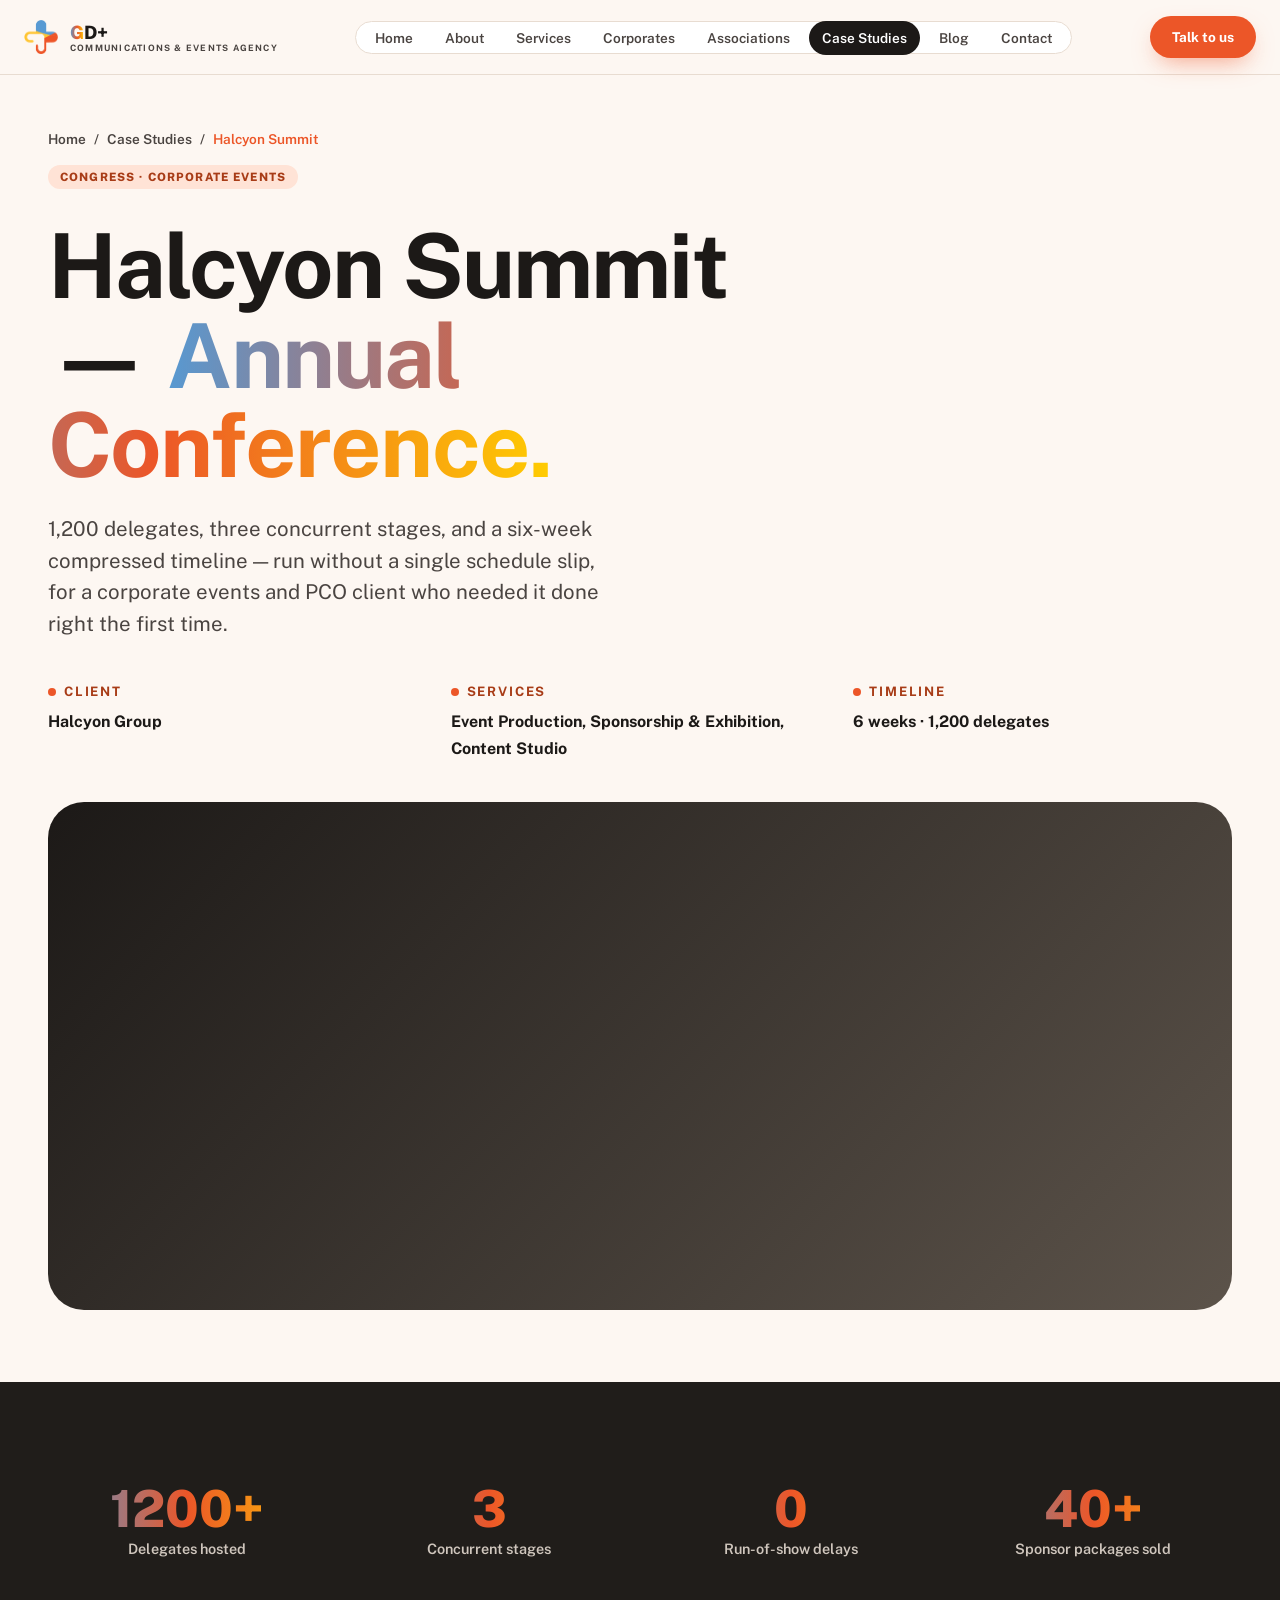
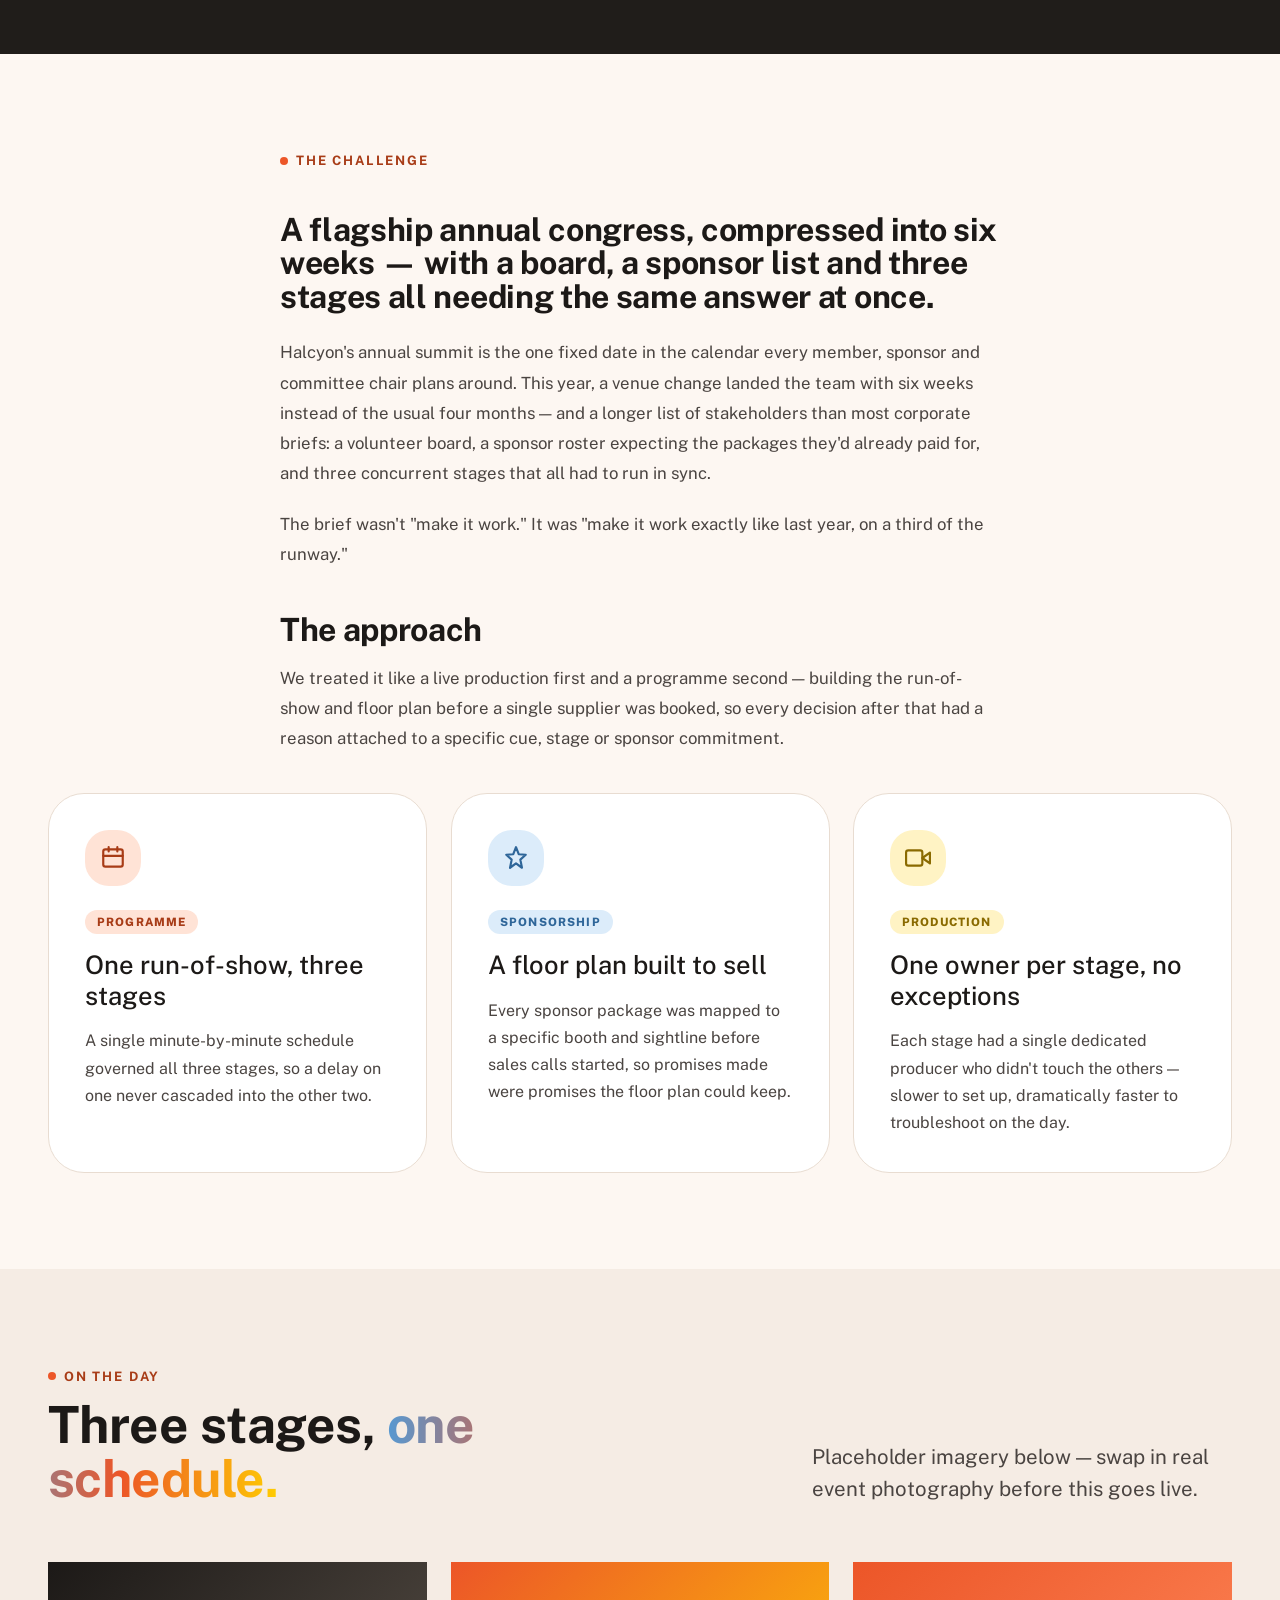
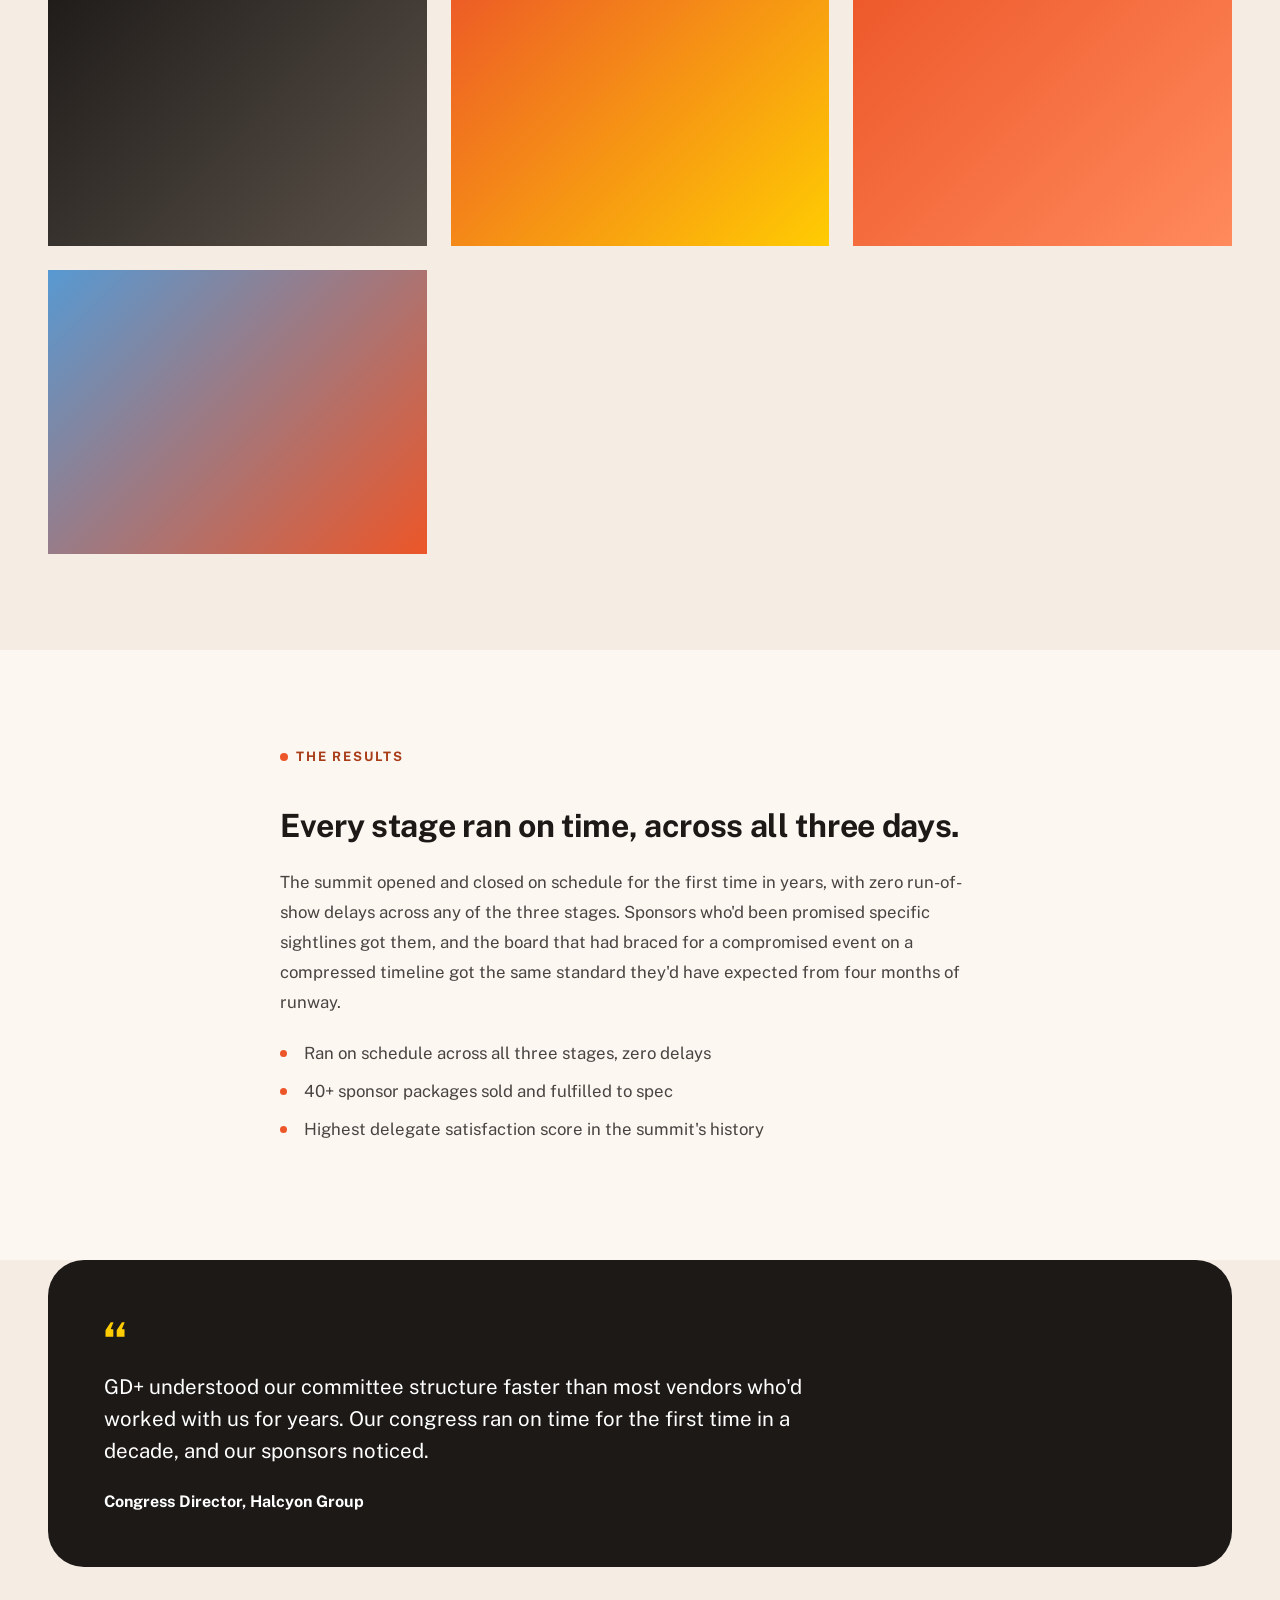
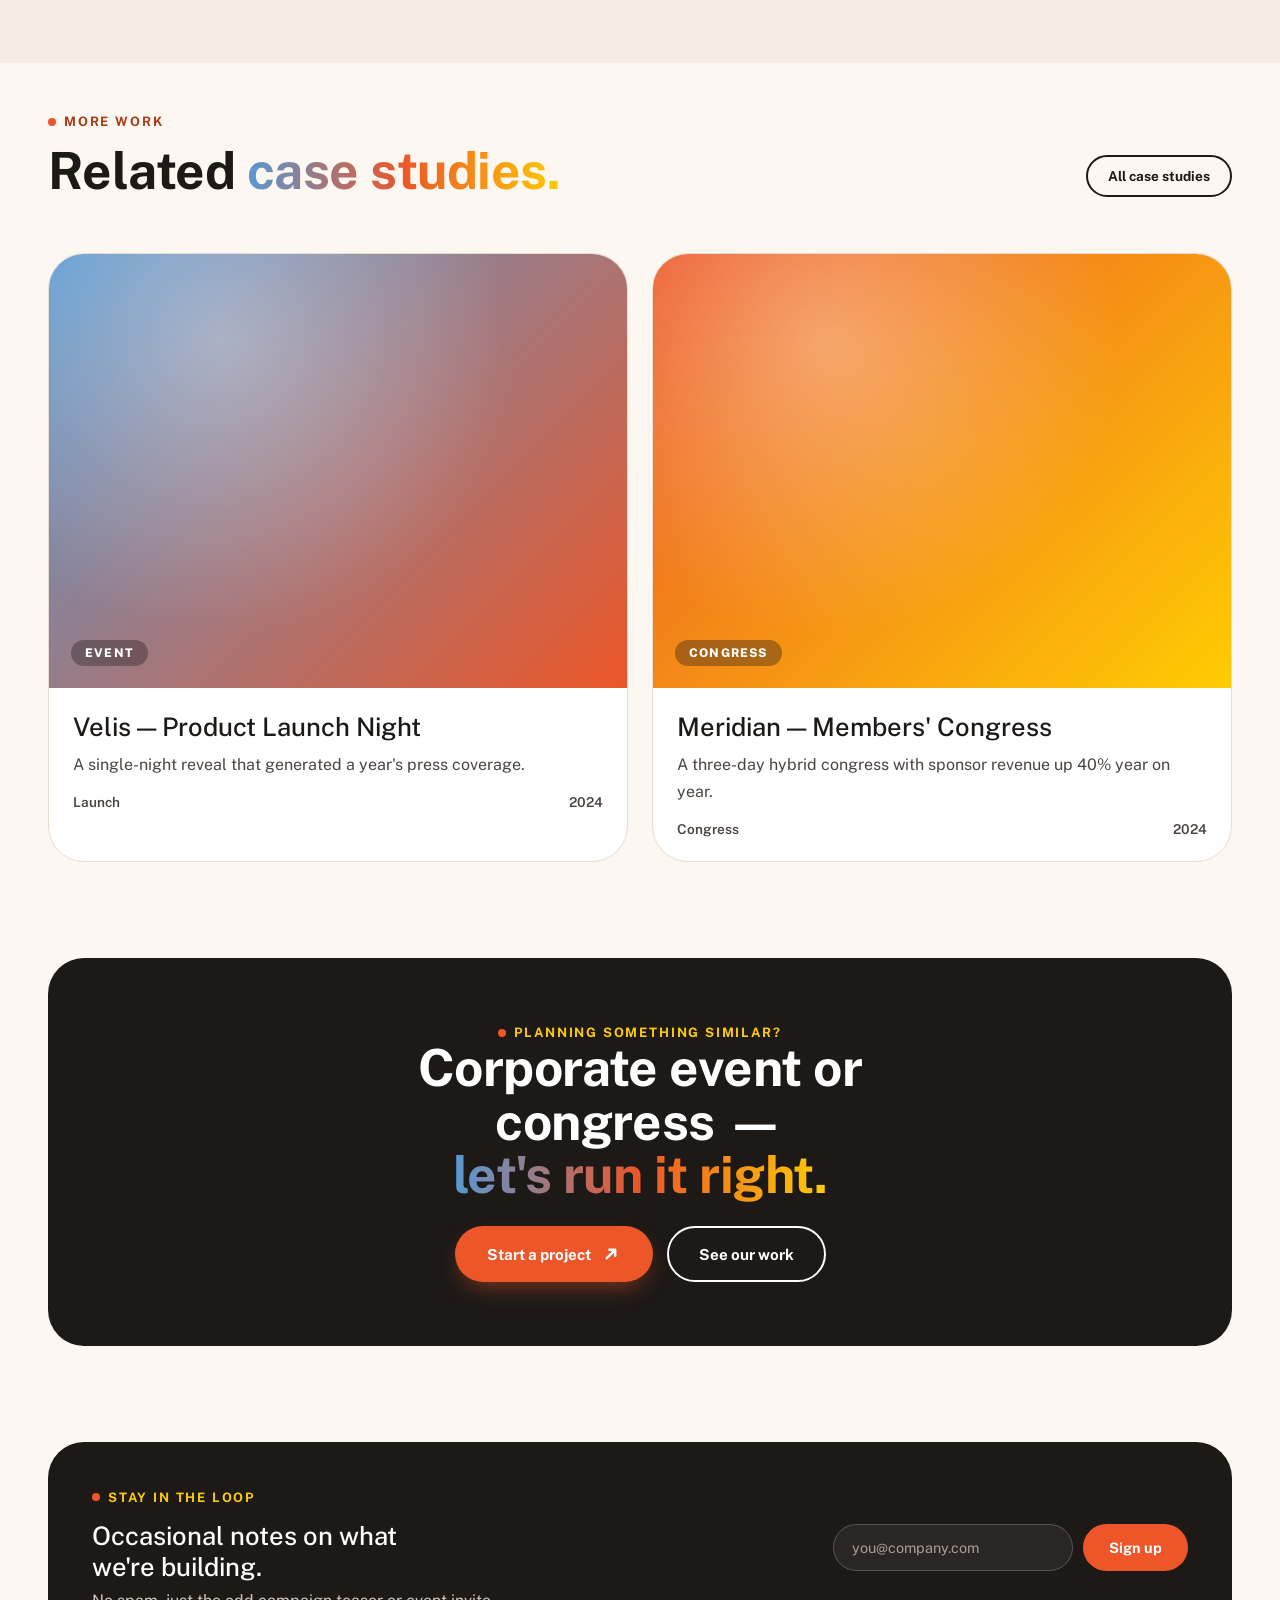
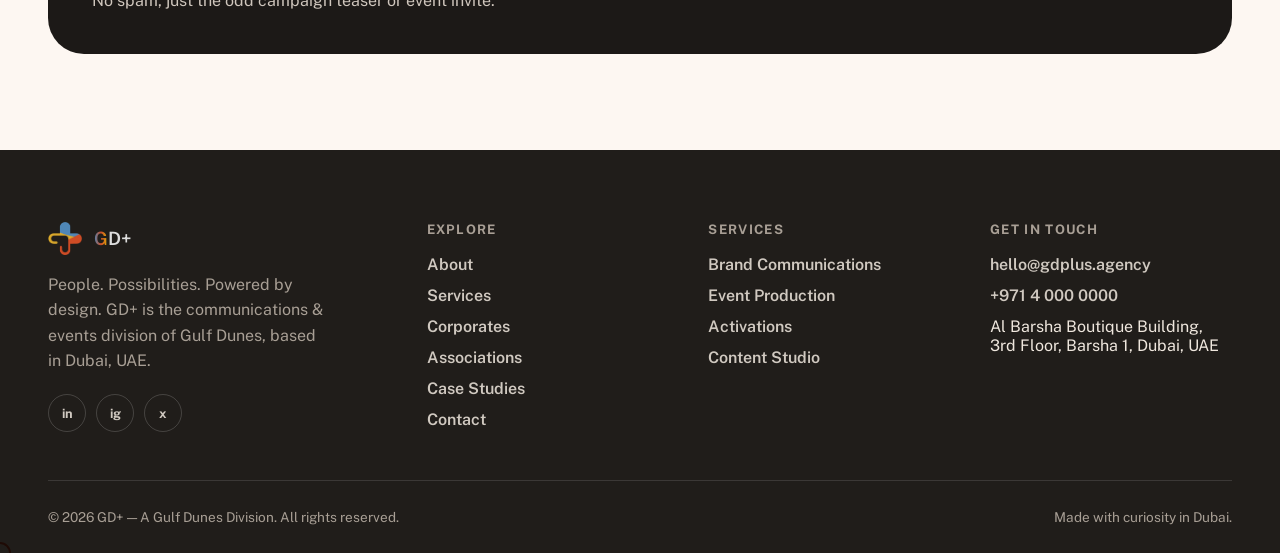
<file: case-study.html>
<!doctype html>
<html lang="en">
<head>
<meta charset="UTF-8">
<meta name="viewport" content="width=device-width, initial-scale=1.0">
<title>Halcyon Summit — Annual Conference | Case Study — GD+</title>
<meta name="description" content="How GD+ ran a 1,200-delegate, three-stage annual congress on a compressed six-week timeline with zero run-of-show delays."
<link rel="icon" href="data:image/svg+xml,%3Csvg xmlns='http://www.w3.org/2000/svg' viewBox='0 0 100 100'%3E%3Crect width='100' height='100' rx='24' fill='%23ec5628'/%3E%3Crect x='38' y='14' width='24' height='72' rx='12' fill='white'/%3E%3Crect x='14' y='38' width='72' height='24' rx='12' fill='white'/%3E%3C/svg%3E">
<style>
/* ==========================================================================
   GD+ — Communications & Events Agency
   Design tokens derived from brand guidelines:
   Primary #ec5628 · Secondary #5799d2 · Tertiary #ffcc02
   Type: Public Sans · Material 3–inspired shape language, playful energy
   ========================================================================== */

@import url('https://fonts.googleapis.com/css2?family=Public+Sans:ital,wght@0,400;0,500;0,600;0,700;0,800;1,600&display=swap');

:root{
  /* brand */
  --c-primary: #ec5628;
  --c-primary-ink: #a83c17;
  --c-primary-light: #ffe3d6;
  --c-secondary: #5799d2;
  --c-secondary-ink: #2f6699;
  --c-secondary-light: #dcecfa;
  --c-tertiary: #ffcc02;
  --c-tertiary-ink: #8a6a00;
  --c-tertiary-light: #fff3c4;

  /* neutrals */
  --c-ink: #1c1917;
  --c-ink-soft: #4a4441;
  --c-paper: #fdf7f2;
  --c-paper-alt: #ffffff;
  --c-surface: #f5ece4;
  --c-line: #e8dcd1;
  --c-dark: #201d1a;
  --c-dark-surface: #2b2622;

  /* shape */
  --r-sm: 14px;
  --r-md: 24px;
  --r-lg: 36px;
  --r-pill: 999px;

  /* motion */
  --ease: cubic-bezier(.22,1,.36,1);

  /* type */
  --font: 'Public Sans', system-ui, sans-serif;
}

*,*::before,*::after{ box-sizing:border-box; }
html{ scroll-behavior:smooth; overflow-x:hidden; }
body{
  margin:0;
  font-family:var(--font);
  background:var(--c-paper);
  color:var(--c-ink);
  -webkit-font-smoothing:antialiased;
  overflow-x:hidden;
}
img,svg{ display:block; max-width:100%; }
a{ color:inherit; text-decoration:none; }
ul{ margin:0; padding:0; list-style:none; }
button{ font-family:inherit; cursor:pointer; }
h1,h2,h3,h4,p{ margin:0; }

.container{
  width:100%;
  max-width:1600px;
  margin:0 auto;
  padding:0 48px;
}
@media (max-width:760px){
  .container{ padding:0 24px; }
}
section{ position:relative; }

::selection{ background:var(--c-tertiary); color:var(--c-ink); }

/* ---------- type scale ---------- */
.eyebrow{
  display:inline-flex;
  align-items:center;
  gap:8px;
  font-size:13px;
  font-weight:700;
  letter-spacing:.14em;
  text-transform:uppercase;
  color:var(--c-primary-ink);
}
.eyebrow::before{
  content:'';
  width:8px;height:8px;
  border-radius:50%;
  background:var(--c-primary);
}
h1, .h1{
  font-size:clamp(2.8rem, 7vw, 7.5rem);
  font-weight:700;
  line-height:1;
  letter-spacing:-.02em;
}
.subtitle{
  font-size:clamp(2.2rem, 5.6vw, 6rem);
  font-weight:600;
  line-height:1.04;
  letter-spacing:-.01em;
}
h2, .h2{
  font-size:clamp(2rem, 4vw, 4rem);
  font-weight:700;
  line-height:1.05;
  letter-spacing:-.01em;
}
.subheading{
  font-size:clamp(1.5rem, 2.8vw, 2.625rem);
  font-weight:500;
  line-height:1.15;
}
h3, .h3{
  font-size:clamp(1.3rem, 2vw, 1.75rem);
  font-weight:500;
  line-height:1.2;
}
.lede{
  font-size:clamp(1.05rem, 1.6vw, 1.3125rem);
  line-height:1.55;
  color:var(--c-ink-soft);
  font-weight:400;
}
.body-text{ font-size:1rem; line-height:1.7; color:var(--c-ink-soft); font-weight:400; }
.caption{ font-size:1rem; line-height:1.5; color:var(--c-ink-soft); font-weight:400; }

/* ---------- buttons ---------- */
.btn{
  position:relative;
  display:inline-flex;
  align-items:center;
  gap:10px;
  padding:16px 30px;
  border-radius:var(--r-pill);
  font-weight:700;
  font-size:.95rem;
  border:2px solid transparent;
  transition:transform .35s var(--ease), box-shadow .35s var(--ease), background .25s, color .25s, border-color .25s;
  white-space:nowrap;
}
.btn-primary{
  background:var(--c-primary);
  color:#fff;
  box-shadow:0 10px 24px -8px rgba(236,86,40,.55);
}
.btn-primary:hover{ box-shadow:0 16px 34px -8px rgba(236,86,40,.65); transform:translateY(-2px); }
.btn-dark{
  background:var(--c-ink);
  color:#fff;
}
.btn-dark:hover{ background:var(--c-primary); transform:translateY(-2px); }
.btn-ghost{
  background:transparent;
  border-color:currentColor;
  color:var(--c-ink);
}
.btn-ghost:hover{ background:var(--c-ink); color:#fff; }
.btn-ghost.on-dark{ color:#fff; }
.btn-ghost.on-dark:hover{ background:#fff; color:var(--c-ink); }
.btn-arrow{
  display:inline-flex;
  width:20px; height:20px;
  transition:transform .35s var(--ease);
}
.btn:hover .btn-arrow{ transform:translateX(4px); }
.btn-sm{ padding:11px 20px; font-size:.85rem; }

/* ---------- header / nav ---------- */
.gdplus-header{
  position:sticky;
  top:0;
  left:0;
  width:100vw;
  margin-left:calc(50% - 50vw);
  z-index:100;
  background:rgba(253,247,242,.82);
  backdrop-filter:blur(14px) saturate(1.4);
  border-bottom:1px solid var(--c-line);
}
/* Full-bleed breakout: keeps these edge-to-edge even if a host page
   (e.g. a CMS embed) nests them inside a width-constrained container. */
.gdplus-footer,
.marquee,
.hero,
.section.on-dark,
.section.on-surface{
  width:100vw;
  margin-left:calc(50% - 50vw);
}
.nav{
  display:flex;
  align-items:center;
  justify-content:space-between;
  padding:16px 24px;
}
.brand{
  display:flex;
  align-items:center;
  gap:12px;
  font-weight:800;
  font-size:1.15rem;
  letter-spacing:-.01em;
}
.brand small{
  display:block;
  font-size:.55rem;
  font-weight:700;
  letter-spacing:.14em;
  color:var(--c-ink-soft);
  text-transform:uppercase;
}
.logo-mark{
  width:34px; height:34px;
  flex:none;
  display:block;
  object-fit:contain;
}

.nav-links{
  display:flex;
  align-items:center;
  gap:6px;
  padding:6px;
  background:var(--c-paper-alt);
  border-radius:var(--r-pill);
  border:1px solid var(--c-line);
}
.nav-links a{
  padding:9px 13px;
  border-radius:var(--r-pill);
  font-weight:600;
  font-size:.85rem;
  color:var(--c-ink-soft);
  white-space:nowrap;
  transition:background .25s, color .25s;
}
.nav-links a:hover{ background:var(--c-surface); color:var(--c-ink); }
.nav-links a.active{ background:var(--c-ink); color:#fff; }

.nav-actions{ display:flex; align-items:center; gap:12px; }
.nav-toggle{
  display:none;
  width:44px; height:44px;
  border-radius:var(--r-pill);
  border:1px solid var(--c-line);
  background:var(--c-paper-alt);
  align-items:center;
  justify-content:center;
  flex-direction:column;
  gap:5px;
}
.nav-toggle span{ width:18px; height:2px; background:var(--c-ink); border-radius:2px; transition:transform .3s, opacity .3s; }
.nav-toggle.is-open span:nth-child(1){ transform:translateY(7px) rotate(45deg); }
.nav-toggle.is-open span:nth-child(2){ opacity:0; }
.nav-toggle.is-open span:nth-child(3){ transform:translateY(-7px) rotate(-45deg); }

@media (max-width:1180px){
  .nav-links{
    position:fixed;
    inset:78px 16px auto 16px;
    flex-direction:column;
    align-items:stretch;
    padding:12px;
    gap:4px;
    box-shadow:0 24px 50px -20px rgba(28,25,23,.3);
    transform:translateY(-12px);
    opacity:0;
    pointer-events:none;
    transition:transform .3s var(--ease), opacity .3s var(--ease);
  }
  .nav-links.is-open{ transform:translateY(0); opacity:1; pointer-events:auto; }
  .nav-links a{ text-align:center; padding:14px; }
  .nav-toggle{ display:flex; }
  .nav-actions .btn-sm{ display:none; }
}

/* ---------- decorative floating plus marks ---------- */
.floater{
  position:absolute;
  z-index:0;
  opacity:.5;
  filter:blur(.3px);
  animation:floaty 9s ease-in-out infinite;
}
.floater::before,.floater::after{
  content:'';
  position:absolute;
  border-radius:var(--r-pill);
}
.floater.f-orange::before,.floater.f-orange::after{ background:var(--c-primary); }
.floater.f-blue::before,.floater.f-blue::after{ background:var(--c-secondary); }
.floater.f-gold::before,.floater.f-gold::after{ background:var(--c-tertiary); }
.floater::before{ left:38%; right:38%; top:0; bottom:0; }
.floater::after{ top:38%; bottom:38%; left:0; right:0; }
@keyframes floaty{
  0%,100%{ transform:translate(0,0) rotate(0deg); }
  50%{ transform:translate(-14px,18px) rotate(18deg); }
}

/* ---------- hero ---------- */
.hero{
  padding:64px 0 96px;
  overflow:hidden;
}
.hero-watermark{
  position:absolute;
  font-weight:800;
  font-size:min(48vw, 620px);
  line-height:1;
  color:var(--c-ink);
  opacity:.035;
  z-index:0;
  top:-14%;
  right:-3%;
  pointer-events:none;
  user-select:none;
}
.hero-inner{
  display:grid;
  gap:32px;
  position:relative;
  z-index:1;
}
.hero-rotator{
  display:inline-grid;
}
.hero-rotator span{
  grid-area:1/1;
  opacity:0;
  transform:translateY(14px);
  transition:opacity .5s var(--ease), transform .5s var(--ease);
  background:linear-gradient(90deg, var(--c-secondary), var(--c-primary), var(--c-tertiary));
  -webkit-background-clip:text;
  background-clip:text;
  color:transparent;
}
.hero-rotator span.is-active{ opacity:1; transform:translateY(0); }

.hero-scene{
  position:relative;
  width:100%;
  aspect-ratio:1/1;
  max-width:420px;
  margin:0 auto;
}
.hero-blob{
  position:absolute;
  inset:6%;
  border-radius:38% 62% 60% 40% / 45% 40% 60% 55%;
  background:linear-gradient(135deg, var(--c-secondary), var(--c-primary) 60%, var(--c-tertiary));
  animation:blobbing 10s ease-in-out infinite;
}
@keyframes blobbing{
  0%,100%{ border-radius:38% 62% 60% 40% / 45% 40% 60% 55%; transform:rotate(0deg) scale(1); }
  33%{ border-radius:55% 45% 40% 60% / 60% 55% 45% 40%; transform:rotate(8deg) scale(1.03); }
  66%{ border-radius:45% 55% 55% 45% / 40% 60% 40% 60%; transform:rotate(-6deg) scale(.98); }
}
.hero-illustration{
  position:absolute;
  inset:9%;
  filter:drop-shadow(0 16px 30px rgba(28,25,23,.25));
}
.hero-illustration svg{ width:100%; height:100%; }
.hero-illustration .spotlight{ animation:spotlightPulse 5s ease-in-out infinite; transform-origin:center top; }
.hero-illustration .confetti-bit{ animation:confettiDrift 3.6s ease-in-out infinite; transform-box:fill-box; transform-origin:center; }
.hero-illustration .confetti-bit:nth-child(2n){ animation-delay:-1.1s; }
.hero-illustration .confetti-bit:nth-child(3n){ animation-delay:-2.3s; }
@keyframes spotlightPulse{ 0%,100%{ opacity:.1; } 50%{ opacity:.22; } }
@keyframes confettiDrift{
  0%,100%{ transform:translateY(0) rotate(0deg); }
  50%{ transform:translateY(-6px) rotate(14deg); }
}

/* ---------- hero: full-bleed video header ---------- */
.hero--video{
  min-height:88vh;
  display:flex;
  align-items:flex-end;
  padding:64px 0 72px;
  color:#fff;
}
.hero-media{
  position:absolute;
  inset:0;
  z-index:0;
  overflow:hidden;
  background:var(--c-dark);
}
.hero-video{
  position:absolute; inset:0;
  width:100%; height:100%;
  object-fit:cover;
  z-index:2;
}
.hero-yt-wrap{
  position:absolute; inset:0;
  z-index:2;
  overflow:hidden;
  pointer-events:none;
  background:var(--c-dark);
}
.hero-yt-wrap iframe{
  position:absolute; top:50%; left:50%;
  width:177.78vh; height:100vh;
  min-width:100%; min-height:56.25vw;
  transform:translate(-50%,-50%);
  border:0;
}
.hero-fallback-bg{
  position:absolute; inset:-10%;
  background:linear-gradient(135deg, var(--c-secondary), var(--c-primary) 55%, var(--c-tertiary));
  background-size:220% 220%;
  animation:heroGradientDrift 16s ease-in-out infinite;
  z-index:1;
}
@keyframes heroGradientDrift{
  0%,100%{ background-position:0% 30%; }
  50%{ background-position:100% 70%; }
}
.hero-fallback-scene{
  position:absolute;
  inset:-6%;
  opacity:.14;
  mix-blend-mode:soft-light;
  z-index:1;
}
.hero-fallback-scene svg{ width:100%; height:100%; }
.hero-scrim{
  position:absolute; inset:0;
  background:rgba(28,25,23,.5);
  z-index:3;
}
.hero--video .hero-inner{
  position:relative;
  z-index:1;
  display:block;
  max-width:740px;
}
.hero--video .eyebrow{ color:#fff; }
.hero--video .eyebrow::before{ background:var(--c-tertiary); }
.hero--video h1{ color:#fff; font-size:clamp(2.6rem, 4.4vw, 4.5rem); line-height:1.05; }
.hero--video .lede{ color:rgba(255,255,255,.84); }
.hero--video .sticker{
  background:rgba(28,25,23,.5);
  border-color:rgba(255,255,255,.18);
  color:#fff;
  backdrop-filter:blur(10px);
  z-index:1;
}
.hero--video .sticker b{ color:var(--c-tertiary); }
.hero-watermark.on-video{ opacity:.07; color:#fff; }
.hero--video .hero-rotator span{
  background:none;
  -webkit-text-fill-color:#fff;
  color:#fff;
  text-shadow:0 4px 24px rgba(0,0,0,.35);
}
.hero-play{
  position:absolute;
  z-index:1;
  display:inline-flex;
  align-items:center;
  gap:10px;
  background:rgba(255,255,255,.14);
  border:1px solid rgba(255,255,255,.35);
  color:#fff;
  text-decoration:none;
  padding:10px 18px 10px 10px;
  border-radius:var(--r-pill);
  font-weight:700;
  font-size:.82rem;
  backdrop-filter:blur(10px);
  cursor:pointer;
  transition:background .2s ease, border-color .2s ease;
}
.hero-play:hover{
  background:rgba(255,255,255,.24);
  border-color:rgba(255,255,255,.5);
}
.hero-play .dot{
  width:30px; height:30px; border-radius:50%;
  background:#fff; color:var(--c-ink);
  display:flex; align-items:center; justify-content:center;
  flex:none;
}
@media (max-width:760px){
  .hero--video{ min-height:78vh; align-items:center; }
  .hero-play{ display:none; }
}

@media (min-width:860px){
  .hero-inner{ grid-template-columns:1.1fr .9fr; align-items:center; }
}

/* ---------- marquee ---------- */
.marquee{
  border-top:1px solid var(--c-line);
  border-bottom:1px solid var(--c-line);
  background:var(--c-primary);
  padding:22px 0;
  overflow:hidden;
}
.marquee-track{
  display:flex;
  width:max-content;
  gap:48px;
  animation:marquee 26s linear infinite;
}
.marquee:hover .marquee-track{ animation-play-state:paused; }
.marquee-track span{
  font-size:1.4rem;
  font-weight:800;
  color:#fff;
  white-space:nowrap;
  display:flex;
  align-items:center;
  gap:16px;
  text-transform:uppercase;
  letter-spacing:.02em;
}
.marquee-track span em{
  font-style:normal;
  color:var(--c-tertiary);
}
@keyframes marquee{
  from{ transform:translateX(0); }
  to{ transform:translateX(-50%); }
}
.marquee.light{ background:var(--c-paper-alt); }
.marquee.light .marquee-track span{ color:var(--c-ink-soft); font-size:1.1rem; font-weight:700; }
.marquee.light .marquee-track span em{ color:var(--c-primary); }

/* ---------- sections ---------- */
.section{ padding:96px 0; }
.section-head{
  display:flex;
  flex-wrap:wrap;
  justify-content:space-between;
  align-items:flex-end;
  gap:24px;
  margin-bottom:56px;
}
.section-head h2{ margin-top:14px; max-width:640px; }
.section-head .lede{ max-width:420px; }
.section.on-dark{ background:var(--c-dark); color:#fff; }
.section.on-dark .lede{ color:#cfc6bd; }
.section.on-surface{ background:var(--c-surface); }

/* ---------- pillar / feature cards ---------- */
.grid-3{ display:grid; gap:24px; grid-template-columns:repeat(3,1fr); }
.grid-2{ display:grid; gap:24px; grid-template-columns:repeat(auto-fit,minmax(320px,1fr)); }
@media (max-width:900px){
  .grid-3{ grid-template-columns:1fr; }
}

.card{
  background:var(--c-paper-alt);
  border:1px solid var(--c-line);
  border-radius:var(--r-lg);
  padding:36px;
  transition:transform .4s var(--ease), box-shadow .4s var(--ease), border-color .4s;
  will-change:transform;
}
.card:hover{
  box-shadow:0 30px 60px -30px rgba(28,25,23,.35);
  border-color:transparent;
}
.card-icon{
  width:56px; height:56px;
  border-radius:var(--r-md);
  display:flex; align-items:center; justify-content:center;
  margin-bottom:24px;
  font-size:1.5rem;
}
.card-icon.orange{ background:var(--c-primary-light); color:var(--c-primary-ink); }
.card-icon.blue{ background:var(--c-secondary-light); color:var(--c-secondary-ink); }
.card-icon.gold{ background:var(--c-tertiary-light); color:var(--c-tertiary-ink); }
.card h3{ margin-bottom:12px; }
.card-tag{
  display:inline-block;
  font-size:.72rem;
  font-weight:800;
  letter-spacing:.1em;
  text-transform:uppercase;
  padding:5px 12px;
  border-radius:var(--r-pill);
  margin-bottom:16px;
}
.card-tag.orange{ background:var(--c-primary-light); color:var(--c-primary-ink); }
.card-tag.blue{ background:var(--c-secondary-light); color:var(--c-secondary-ink); }
.card-tag.gold{ background:var(--c-tertiary-light); color:var(--c-tertiary-ink); }

/* ---------- flat colour "block" cards (Miro-style) ---------- */
.card.tone-orange{ background:var(--c-primary); border-color:transparent; color:#fff; }
.card.tone-blue{ background:var(--c-secondary); border-color:transparent; color:#0c2338; }
.card.tone-gold{ background:var(--c-tertiary); border-color:transparent; color:#3d2e00; }
.card.tone-orange .body-text{ color:rgba(255,255,255,.85); }
.card.tone-blue .body-text{ color:rgba(12,35,56,.72); }
.card.tone-gold .body-text{ color:rgba(61,46,0,.75); }
.card.tone-orange .card-icon,
.card.tone-blue .card-icon,
.card.tone-gold .card-icon{ background:rgba(255,255,255,.28); color:inherit; }
.card.tone-orange .card-tag,
.card.tone-blue .card-tag,
.card.tone-gold .card-tag{ background:rgba(255,255,255,.3); color:inherit; }

/* ---------- stats ---------- */
.stats{
  display:grid;
  gap:24px;
  grid-template-columns:repeat(4,1fr);
  text-align:center;
}
@media (max-width:760px){
  .stats{ grid-template-columns:repeat(2,1fr); gap:32px 24px; }
}
.stat b{
  display:block;
  font-size:clamp(2.2rem,4vw,3.4rem);
  font-weight:800;
  background:linear-gradient(90deg, var(--c-secondary), var(--c-primary), var(--c-tertiary));
  -webkit-background-clip:text;
  background-clip:text;
  color:transparent;
}
.stat span{ font-weight:600; color:var(--c-ink-soft); font-size:.9rem; }
.on-dark .stat span{ color:#cfc6bd; }

/* ---------- process ---------- */
.process{
  display:grid;
  gap:20px;
  grid-template-columns:repeat(auto-fit,minmax(220px,1fr));
  counter-reset:step;
}
.process-step{
  position:relative;
  padding:32px 26px;
  border-radius:var(--r-lg);
  background:var(--c-paper-alt);
  border:1px solid var(--c-line);
}
.process-step::before{
  counter-increment:step;
  content:'0' counter(step);
  font-weight:800;
  font-size:2rem;
  color:var(--c-line);
  display:block;
  margin-bottom:14px;
}

/* ---------- reveal ---------- */
[data-reveal]{
  opacity:0;
  transform:translateY(28px);
  transition:opacity .7s var(--ease), transform .7s var(--ease);
}
[data-reveal].is-visible{ opacity:1; transform:translateY(0); }

/* ---------- CTA banner ---------- */
.cta-banner{
  border-radius:var(--r-lg);
  padding:64px 40px;
  background:var(--c-ink);
  color:#fff;
  text-align:center;
  position:relative;
  overflow:hidden;
}
.cta-banner h2{ max-width:640px; margin:0 auto 24px; }
.cta-banner .btn-row{ display:flex; gap:14px; justify-content:center; flex-wrap:wrap; margin-top:12px; }

/* ---------- footer ---------- */
.gdplus-footer{
  background:var(--c-dark);
  color:#efe7de;
  padding:72px 0 28px;
}
.footer-grid{
  display:grid;
  gap:40px;
  grid-template-columns:1.4fr repeat(3,1fr);
  padding-bottom:48px;
  border-bottom:1px solid rgba(255,255,255,.12);
}
.footer-grid h4{ font-size:.82rem; letter-spacing:.1em; text-transform:uppercase; color:#a89f95; margin-bottom:18px; }
.footer-grid ul{ display:grid; gap:12px; }
.footer-grid a{ font-weight:600; color:#efe7de; opacity:.85; transition:opacity .2s, color .2s; }
.footer-grid a:hover{ opacity:1; color:var(--c-tertiary); }
.footer-bottom{
  display:flex;
  justify-content:space-between;
  flex-wrap:wrap;
  gap:12px;
  padding-top:28px;
  font-size:.85rem;
  color:#a89f95;
}
.footer-brand p{ margin-top:16px; max-width:280px; color:#a89f95; line-height:1.6; }
.footer-social{ display:flex; gap:10px; margin-top:20px; }
.footer-social a{
  width:38px;height:38px;
  border-radius:var(--r-pill);
  border:1px solid rgba(255,255,255,.2);
  display:flex; align-items:center; justify-content:center;
  font-size:.8rem; font-weight:700;
}
.footer-social a:hover{ background:var(--c-primary); border-color:var(--c-primary); color:#fff; }

@media (max-width:760px){
  .footer-grid{ grid-template-columns:1fr 1fr; }
}

/* ---------- page hero (inner pages) ---------- */
.page-hero{
  padding:56px 0 72px;
  position:relative;
  overflow:hidden;
}
.crumbs{
  display:flex; align-items:center; gap:8px;
  font-size:.85rem; font-weight:600; color:var(--c-ink-soft);
  margin-bottom:18px;
}
.crumbs em{ font-style:normal; color:var(--c-primary); }

/* ---------- filter chips (case studies) ---------- */
.chip-row{ display:flex; flex-wrap:wrap; gap:10px; margin-bottom:40px; }
.chip{
  padding:11px 20px;
  border-radius:var(--r-pill);
  border:1px solid var(--c-line);
  background:var(--c-paper-alt);
  font-weight:700;
  font-size:.85rem;
  transition:background .25s, color .25s, border-color .25s;
}
.chip.is-active, .chip:hover{ background:var(--c-ink); color:#fff; border-color:var(--c-ink); }

/* ---------- case study cards ---------- */
.case-card{
  border-radius:var(--r-lg);
  overflow:hidden;
  background:var(--c-paper-alt);
  border:1px solid var(--c-line);
  transition:transform .4s var(--ease), box-shadow .4s var(--ease);
  display:block;
}
.case-card:hover{ transform:translateY(-6px); box-shadow:0 30px 60px -28px rgba(28,25,23,.35); }
.case-thumb{
  aspect-ratio:4/3;
  position:relative;
  display:flex;
  align-items:flex-end;
  padding:22px;
  overflow:hidden;
}
.case-thumb::after{
  content:'';
  position:absolute; inset:0;
  background:radial-gradient(circle at 30% 20%, rgba(255,255,255,.35), transparent 55%);
}
.case-thumb span{
  position:relative;
  z-index:1;
  color:#fff;
  font-weight:800;
  font-size:.75rem;
  text-transform:uppercase;
  letter-spacing:.1em;
  background:rgba(28,25,23,.35);
  padding:6px 14px;
  border-radius:var(--r-pill);
  backdrop-filter:blur(6px);
}
.case-body{ padding:24px; }
.case-body .h3{ margin-bottom:8px; }
.case-meta{ display:flex; justify-content:space-between; margin-top:16px; font-size:.85rem; color:var(--c-ink-soft); font-weight:600; }

.grad-1{ background:linear-gradient(135deg,var(--c-primary),#ff8a5c); }
.grad-2{ background:linear-gradient(135deg,var(--c-secondary),#8fd0ff); }
.grad-3{ background:linear-gradient(135deg,var(--c-tertiary),#ffe27a); }
.grad-4{ background:linear-gradient(135deg,var(--c-ink),#5c534a); }
.grad-5{ background:linear-gradient(135deg,var(--c-secondary),var(--c-primary)); }
.grad-6{ background:linear-gradient(135deg,var(--c-primary),var(--c-tertiary)); }

/* ---------- team (flat-colour photo-block cards, Miro-inspired) ---------- */
.team-card{ text-align:left; }
.team-photo{
  position:relative;
  aspect-ratio:1/1;
  border-radius:var(--r-lg);
  overflow:hidden;
  margin-bottom:20px;
  display:flex;
  align-items:flex-end;
  justify-content:center;
}
.team-photo svg{
  width:78%;
  height:92%;
  position:relative;
  top:8%;
}
.team-photo.tone-gold{ background:var(--c-tertiary); }
.team-photo.tone-gold svg{ color:rgba(61,46,0,.55); }
.team-photo.tone-orange{ background:var(--c-primary); }
.team-photo.tone-orange svg{ color:rgba(255,255,255,.5); }
.team-photo.tone-blue{ background:var(--c-secondary); }
.team-photo.tone-blue svg{ color:rgba(11,33,56,.4); }
.team-photo.tone-orange-light{ background:var(--c-primary-light); }
.team-photo.tone-orange-light svg{ color:rgba(168,60,23,.4); }
.team-photo.tone-blue-light{ background:var(--c-secondary-light); }
.team-photo.tone-blue-light svg{ color:rgba(47,102,153,.4); }
.team-photo.tone-gold-light{ background:var(--c-tertiary-light); }
.team-photo.tone-gold-light svg{ color:rgba(138,106,0,.4); }
.team-card h3{ margin-bottom:2px; }
.team-card p{ color:var(--c-ink-soft); font-size:.9rem; }

/* ---------- values ---------- */
.value-row{
  display:flex;
  gap:20px;
  padding:26px 0;
  border-top:1px solid var(--c-line);
  align-items:flex-start;
}
.value-row:last-child{ border-bottom:1px solid var(--c-line); }
.value-num{ font-weight:800; font-size:1.4rem; color:var(--c-line); flex:none; width:60px; }

/* ---------- services list ---------- */
.service-row{
  display:grid;
  grid-template-columns:auto 1fr auto;
  gap:24px;
  align-items:center;
  padding:32px 0;
  border-top:1px solid var(--c-line);
  transition:padding .3s var(--ease);
}
.service-row:last-child{ border-bottom:1px solid var(--c-line); }
.service-row:hover{ padding-left:12px; }
.service-num{ font-weight:800; font-size:1.1rem; color:var(--c-ink-soft); }
.service-arrow{
  width:44px;height:44px;
  border-radius:var(--r-pill);
  border:1px solid var(--c-line);
  display:flex; align-items:center; justify-content:center;
  transition:background .3s, transform .3s var(--ease), border-color .3s;
}
.service-row:hover .service-arrow{ background:var(--c-primary); border-color:var(--c-primary); color:#fff; transform:rotate(45deg); }

/* ---------- contact ---------- */
.contact-grid{
  display:grid;
  gap:40px;
}
@media (min-width:900px){
  .contact-grid{ grid-template-columns:1fr 1fr; }
}
.field{ margin-bottom:18px; }
.field label{ display:block; font-weight:700; font-size:.85rem; margin-bottom:8px; }
.field input, .field textarea, .field select{
  width:100%;
  padding:15px 18px;
  border-radius:var(--r-sm);
  border:1.5px solid var(--c-line);
  background:var(--c-paper-alt);
  font-family:inherit;
  font-size:.95rem;
  color:var(--c-ink);
  transition:border-color .25s, box-shadow .25s;
}
.field input:focus, .field textarea:focus, .field select:focus{
  outline:none;
  border-color:var(--c-primary);
  box-shadow:0 0 0 4px var(--c-primary-light);
}
.field textarea{ resize:vertical; min-height:130px; }
.contact-info-card{
  background:var(--c-ink);
  color:#fff;
  border-radius:var(--r-lg);
  padding:40px;
}
.contact-info-card .info-row{ display:flex; gap:16px; padding:18px 0; border-top:1px solid rgba(255,255,255,.12); }
.contact-info-card .info-row:first-of-type{ border-top:none; }
.info-icon{
  width:42px;height:42px; flex:none;
  border-radius:var(--r-md);
  background:rgba(255,255,255,.1);
  display:flex; align-items:center; justify-content:center;
}
.form-success{
  display:none;
  border-radius:var(--r-lg);
  padding:40px;
  background:var(--c-tertiary-light);
  text-align:center;
}
.form-success.is-visible{ display:block; }
.form-success .mini-mark{ margin:0 auto 18px; }

/* small helper */
.mini-mark{ position:relative; width:28px; height:28px; }
.mini-mark::before,.mini-mark::after{ content:''; position:absolute; border-radius:var(--r-pill); background:var(--c-primary); }
.mini-mark::before{ left:38%; right:38%; top:0; bottom:0; }
.mini-mark::after{ top:38%; bottom:38%; left:0; right:0; }

/* ---------- idle contact popup ---------- */
.idle-popup-backdrop{
  position:fixed;
  inset:0;
  z-index:9990;
  background:rgba(28,25,23,.5);
  backdrop-filter:blur(4px);
  display:flex;
  align-items:center;
  justify-content:center;
  padding:24px;
  opacity:0;
  pointer-events:none;
  transition:opacity .35s var(--ease);
}
.idle-popup-backdrop.is-visible{ opacity:1; pointer-events:auto; }
.idle-popup{
  position:relative;
  width:100%;
  max-width:440px;
  max-height:90vh;
  overflow-y:auto;
  background:var(--c-paper-alt);
  border-radius:var(--r-lg);
  padding:44px;
  box-shadow:0 40px 90px -30px rgba(28,25,23,.5);
  opacity:0;
  transform:translateY(24px) scale(.92) rotate(-1deg);
}
.idle-popup-backdrop.is-visible .idle-popup{
  animation:idlePopIn .6s cubic-bezier(.34,1.56,.64,1) forwards;
}
@keyframes idlePopIn{
  0%{ opacity:0; transform:translateY(24px) scale(.92) rotate(-1deg); }
  60%{ opacity:1; transform:translateY(-6px) scale(1.02) rotate(.5deg); }
  100%{ opacity:1; transform:translateY(0) scale(1) rotate(0deg); }
}
.idle-popup-close{
  position:absolute;
  top:18px; right:18px;
  width:36px; height:36px;
  border-radius:50%;
  border:1px solid var(--c-line);
  background:var(--c-paper-alt);
  display:flex;
  align-items:center;
  justify-content:center;
  color:var(--c-ink);
  transition:background .25s, transform .35s var(--ease), border-color .25s;
}
.idle-popup-close:hover{ background:var(--c-ink); border-color:var(--c-ink); color:#fff; transform:rotate(90deg); }
.idle-popup .field{ margin-bottom:16px; }
.idle-popup .field textarea{ resize:vertical; }
.idle-popup .form-success{ padding:20px 0; background:transparent; }

/* ---------- custom cursor ---------- */
.cursor-dot{
  position:fixed;
  z-index:9999;
  width:22px;height:22px;
  border-radius:var(--r-pill);
  border:2px solid var(--c-primary);
  pointer-events:none;
  transform:translate(-50%,-50%);
  transition:width .2s var(--ease), height .2s var(--ease), background .2s;
  mix-blend-mode:multiply;
}
.cursor-dot.is-active{ background:var(--c-primary); width:38px; height:38px; }
@media (pointer:coarse){ .cursor-dot{ display:none; } }

/* ---------- confetti ---------- */
.confetti-piece{
  position:fixed;
  z-index:9998;
  width:8px; height:14px;
  top:50%; left:50%;
  pointer-events:none;
  border-radius:2px;
}

/* ---------- glow preview cards ---------- */
.glow-card{
  position:relative;
  padding:28px;
  border-radius:var(--r-lg);
  background:var(--c-paper-alt);
  border:1px solid var(--c-line);
  overflow:hidden;
}
.glow-card::before{
  content:'';
  position:absolute;
  width:280px;height:280px;
  border-radius:50%;
  filter:blur(64px);
  opacity:.5;
  z-index:0;
}
.glow-card.glow-orange::before{ background:var(--c-primary); top:-80px; left:-80px; }
.glow-card.glow-blue::before{ background:var(--c-secondary); top:-80px; right:-60px; }
.glow-card.glow-gold::before{ background:var(--c-tertiary); bottom:-90px; left:15%; }
.glow-frame{
  position:relative;
  z-index:1;
  border-radius:var(--r-md);
  background:var(--c-paper-alt);
  border:1px solid var(--c-line);
  padding:12px 12px 0;
  box-shadow:0 24px 50px -26px rgba(28,25,23,.3);
  margin-bottom:20px;
  overflow:hidden;
}
.glow-frame-dots{ display:flex; gap:6px; padding-bottom:12px; }
.glow-frame-dots span{ width:8px;height:8px;border-radius:50%; background:var(--c-line); }
.glow-frame-body{
  border-radius:var(--r-sm) var(--r-sm) 0 0;
  aspect-ratio:16/10;
  display:flex; align-items:center; justify-content:center;
}
.glow-card-body{ position:relative; z-index:1; }
.glow-card h3{ margin-bottom:8px; }

/* ---------- mini pill button (in-card CTA) ---------- */
.btn-mini{
  display:inline-flex;
  align-items:center;
  gap:6px;
  padding:9px 16px;
  border-radius:var(--r-pill);
  background:var(--c-ink);
  color:#fff;
  font-weight:700;
  font-size:.78rem;
  margin-top:18px;
  transition:transform .3s var(--ease), background .25s;
}
.btn-mini:hover{ background:var(--c-primary); transform:translateX(2px); }

/* ---------- floating sticker badges ---------- */
.sticker{
  position:absolute;
  display:inline-flex;
  align-items:center;
  gap:8px;
  padding:10px 16px;
  border-radius:var(--r-pill);
  background:var(--c-paper-alt);
  border:1px solid var(--c-line);
  box-shadow:0 16px 32px -18px rgba(28,25,23,.35);
  font-weight:700;
  font-size:.8rem;
  z-index:2;
  animation:stickerFloat 7s ease-in-out infinite;
  white-space:nowrap;
}
.sticker b{ color:var(--c-primary); }
.sticker.s2{ animation-delay:-2.5s; }
@keyframes stickerFloat{
  0%,100%{ transform:translateY(0) rotate(-2deg); }
  50%{ transform:translateY(-10px) rotate(1deg); }
}
@media (max-width:760px){ .sticker{ display:none; } }

/* ---------- centered section head variant ---------- */
.section-head.center{ flex-direction:column; align-items:center; text-align:center; }
.section-head.center .lede{ max-width:560px; }

/* ---------- newsletter strip ---------- */
.news-strip{
  background:var(--c-ink);
  border-radius:var(--r-lg);
  padding:44px;
  display:flex;
  flex-wrap:wrap;
  gap:24px;
  align-items:center;
  justify-content:space-between;
  color:#fff;
}
.news-strip h3{ max-width:360px; }
.news-strip p{ color:#cfc6bd; margin-top:8px; }
.news-form{ display:flex; gap:10px; flex-wrap:wrap; }
.news-form input{
  padding:14px 18px;
  border-radius:var(--r-pill);
  border:1.5px solid rgba(255,255,255,.2);
  background:rgba(255,255,255,.06);
  color:#fff;
  min-width:240px;
  font-family:inherit;
  font-size:.9rem;
}
.news-form input::placeholder{ color:#a89f95; }
.news-form input:focus{ outline:none; border-color:var(--c-primary); }
.news-form button{
  padding:14px 26px;
  border-radius:var(--r-pill);
  background:var(--c-primary);
  color:#fff;
  font-weight:700;
  border:none;
  font-size:.9rem;
}
.news-form button:hover{ background:#ff6a3c; }
.news-form.is-done span{ font-weight:700; color:var(--c-tertiary); }

/* ---------- blog: post cards ---------- */
.post-card{
  display:block;
  border-radius:var(--r-lg);
  overflow:hidden;
  background:var(--c-paper-alt);
  border:1px solid var(--c-line);
  transition:transform .4s var(--ease), box-shadow .4s var(--ease);
}
.post-card:hover{ transform:translateY(-6px); box-shadow:0 30px 60px -28px rgba(28,25,23,.35); }
.post-thumb{
  aspect-ratio:16/10;
  position:relative;
  display:flex;
  align-items:flex-end;
  padding:20px;
  overflow:hidden;
}
.post-thumb::after{
  content:'';
  position:absolute; inset:0;
  background:radial-gradient(circle at 30% 20%, rgba(255,255,255,.35), transparent 55%);
}
.post-thumb span{
  position:relative; z-index:1;
  color:#fff; font-weight:800; font-size:.72rem;
  text-transform:uppercase; letter-spacing:.1em;
  background:rgba(28,25,23,.35);
  padding:6px 13px; border-radius:var(--r-pill);
  backdrop-filter:blur(6px);
}
.post-body{ padding:22px; }
.post-body h3{ margin-bottom:8px; }
.post-meta{
  display:flex; align-items:center; gap:10px;
  margin-top:16px; font-size:.8rem; color:var(--c-ink-soft); font-weight:600;
}
.post-meta .avatar-sm{
  width:26px; height:26px; border-radius:50%;
  display:flex; align-items:center; justify-content:center;
  color:#fff; font-weight:800; font-size:.68rem; flex:none;
}
.post-card.featured{
  display:grid;
  grid-template-columns:1.1fr .9fr;
  align-items:stretch;
}
.post-card.featured .post-thumb{ aspect-ratio:auto; height:100%; }
.post-card.featured .post-body{ padding:36px; display:flex; flex-direction:column; justify-content:center; }
@media (max-width:760px){
  .post-card.featured{ grid-template-columns:1fr; }
}

/* ---------- blog: article typography ---------- */
.article{ max-width:720px; margin:0 auto; }
.article h2{ font-size:clamp(1.5rem,3vw,2rem); margin-top:44px; margin-bottom:16px; }
.article h3{ font-size:1.2rem; margin-top:32px; margin-bottom:12px; }
.article p{ font-size:1.05rem; line-height:1.8; color:var(--c-ink-soft); margin-bottom:20px; }
.article ul{ margin-bottom:20px; }
.article ul li{
  font-size:1.05rem; line-height:1.8; color:var(--c-ink-soft);
  padding-left:24px; position:relative; margin-bottom:8px;
}
.article ul li::before{
  content:''; position:absolute; left:0; top:12px;
  width:7px; height:7px; border-radius:50%; background:var(--c-primary);
}
.article blockquote{
  margin:32px 0;
  padding:8px 0 8px 24px;
  border-left:3px solid var(--c-primary);
  font-size:1.15rem;
  font-weight:500;
  font-style:italic;
  color:var(--c-ink);
}
.article figure{ margin:32px 0; }
.article .fig-img{
  aspect-ratio:16/9;
  border-radius:var(--r-md);
}
.article figcaption{
  font-size:.82rem; color:var(--c-ink-soft); margin-top:10px; text-align:center;
}
.article-hero-meta{
  display:flex; align-items:center; gap:12px;
  margin-top:24px; font-size:.9rem; font-weight:600; color:var(--c-ink-soft);
}
.article-hero-meta .avatar-sm{
  width:38px; height:38px; border-radius:50%;
  display:flex; align-items:center; justify-content:center;
  color:#fff; font-weight:800; font-size:.85rem; flex:none;
}
.article-hero-meta strong{ color:var(--c-ink); }
.article-cover{
  aspect-ratio:21/9;
  border-radius:var(--r-lg);
  margin:32px 0 0;
}

/* ---------- blog: author card ---------- */
.author-card{
  display:flex; gap:18px; align-items:center;
  padding:28px; border-radius:var(--r-lg);
  background:var(--c-surface); margin-top:48px;
}
.author-card .avatar-lg{
  width:56px; height:56px; border-radius:50%; flex:none;
  display:flex; align-items:center; justify-content:center;
  color:#fff; font-weight:800; font-size:1.1rem;
}
.author-card p{ color:var(--c-ink-soft); font-size:.88rem; margin-top:4px; }

/* ---------- brand gradient text (blue -> orange -> yellow, fixed direction) ---------- */
.text-gradient{
  background:linear-gradient(90deg, var(--c-secondary), var(--c-primary), var(--c-tertiary));
  -webkit-background-clip:text;
  background-clip:text;
  color:transparent;
}
.brand .text-gradient{
  -webkit-background-clip:text;
  background-clip:text;
}

/* utility */
.text-center{ text-align:center; }
.mt-8{ margin-top:8px; }
.mt-16{ margin-top:16px; }
.mt-24{ margin-top:24px; }
.mt-40{ margin-top:40px; }
.max-560{ max-width:560px; }
.max-680{ max-width:680px; }

</style>
</head>
<body>

<header class="gdplus-header">
  <nav class="nav container">
    <a href="index.html" class="brand">
      <img class="logo-mark" src="[data-uri]" alt="GD+">
      <span><span class="text-gradient">G</span>D+<small>Communications &amp; Events Agency</small></span>
    </a>
    <ul class="nav-links" data-nav-links>
      <li><a href="index.html">Home</a></li>
      <li><a href="about.html">About</a></li>
      <li><a href="services.html">Services</a></li>
      <li><a href="corporates.html">Corporates</a></li>
      <li><a href="associations.html">Associations</a></li>
      <li><a href="case-studies.html" class="active">Case Studies</a></li>
      <li><a href="blog.html">Blog</a></li>
      <li><a href="contact.html">Contact</a></li>
    </ul>
    <div class="nav-actions">
      <a href="contact.html" class="btn btn-primary btn-sm" data-magnetic>Talk to us</a>
      <button class="nav-toggle" data-nav-toggle aria-label="Toggle menu"><span></span><span></span><span></span></button>
    </div>
  </nav>
</header>

<main>

  <section class="page-hero">
    <div class="container">
      <div class="crumbs"><a href="index.html">Home</a><span>/</span><a href="case-studies.html">Case Studies</a><span>/</span><em>Halcyon Summit</em></div>
      <span class="card-tag orange">Congress · Corporate Events</span>
      <h1 class="mt-16 max-680">Halcyon Summit — <span class="text-gradient">Annual Conference.</span></h1>
      <p class="lede mt-24 max-560">1,200 delegates, three concurrent stages, and a six-week compressed timeline — run without a single schedule slip, for a corporate events and PCO client who needed it done right the first time.</p>

      <div class="grid-3 mt-40" style="margin-bottom:40px;" data-reveal>
        <div>
          <span class="eyebrow">Client</span>
          <p class="body-text mt-8" style="font-weight:700;color:var(--c-ink);">Halcyon Group</p>
        </div>
        <div>
          <span class="eyebrow">Services</span>
          <p class="body-text mt-8" style="font-weight:700;color:var(--c-ink);">Event Production, Sponsorship &amp; Exhibition, Content Studio</p>
        </div>
        <div>
          <span class="eyebrow">Timeline</span>
          <p class="body-text mt-8" style="font-weight:700;color:var(--c-ink);">6 weeks · 1,200 delegates</p>
        </div>
      </div>

      <div class="article-cover grad-4" data-reveal></div>
    </div>
  </section>

  <!-- STATS -->
  <section class="section on-dark">
    <div class="container">
      <div class="stats">
        <div class="stat" data-reveal><b data-counter="1200" data-suffix="+">0</b><span>Delegates hosted</span></div>
        <div class="stat" data-reveal><b data-counter="3">0</b><span>Concurrent stages</span></div>
        <div class="stat" data-reveal><b data-counter="0">0</b><span>Run-of-show delays</span></div>
        <div class="stat" data-reveal><b data-counter="40" data-suffix="+">0</b><span>Sponsor packages sold</span></div>
      </div>
    </div>
  </section>

  <!-- CHALLENGE / APPROACH -->
  <section class="section">
    <div class="container">
      <article class="article" data-reveal>
        <span class="eyebrow">The challenge</span>
        <h2 class="mt-16" style="font-size:clamp(1.5rem,3vw,2rem);">A flagship annual congress, compressed into six weeks — with a board, a sponsor list and three stages all needing the same answer at once.</h2>
        <p class="mt-24">Halcyon's annual summit is the one fixed date in the calendar every member, sponsor and committee chair plans around. This year, a venue change landed the team with six weeks instead of the usual four months — and a longer list of stakeholders than most corporate briefs: a volunteer board, a sponsor roster expecting the packages they'd already paid for, and three concurrent stages that all had to run in sync.</p>
        <p>The brief wasn't "make it work." It was "make it work exactly like last year, on a third of the runway."</p>

        <h2>The approach</h2>
        <p>We treated it like a live production first and a programme second — building the run-of-show and floor plan before a single supplier was booked, so every decision after that had a reason attached to a specific cue, stage or sponsor commitment.</p>
      </article>

      <div class="grid-3 mt-40">
        <div class="card" data-tilt data-reveal>
          <div class="card-icon orange">
            <svg width="26" height="26" viewBox="0 0 24 24" fill="none" stroke="currentColor" stroke-width="2" stroke-linecap="round" stroke-linejoin="round"><rect x="3" y="4" width="18" height="16" rx="2"/><path d="M8 2v4M16 2v4M3 10h18"/></svg>
          </div>
          <span class="card-tag orange">Programme</span>
          <h3>One run-of-show, three stages</h3>
          <p class="body-text mt-16">A single minute-by-minute schedule governed all three stages, so a delay on one never cascaded into the other two.</p>
        </div>
        <div class="card" data-tilt data-reveal>
          <div class="card-icon blue">
            <svg width="26" height="26" viewBox="0 0 24 24" fill="none" stroke="currentColor" stroke-width="2" stroke-linecap="round" stroke-linejoin="round"><path d="M12 2l2.5 6.5L21 9l-5 4.5L17.5 21 12 17l-5.5 4L8 13.5 3 9l6.5-.5z"/></svg>
          </div>
          <span class="card-tag blue">Sponsorship</span>
          <h3>A floor plan built to sell</h3>
          <p class="body-text mt-16">Every sponsor package was mapped to a specific booth and sightline before sales calls started, so promises made were promises the floor plan could keep.</p>
        </div>
        <div class="card" data-tilt data-reveal>
          <div class="card-icon gold">
            <svg width="26" height="26" viewBox="0 0 24 24" fill="none" stroke="currentColor" stroke-width="2" stroke-linecap="round" stroke-linejoin="round"><path d="M23 7l-7 5 7 5V7z"/><rect x="1" y="5" width="15" height="14" rx="2"/></svg>
          </div>
          <span class="card-tag gold">Production</span>
          <h3>One owner per stage, no exceptions</h3>
          <p class="body-text mt-16">Each stage had a single dedicated producer who didn't touch the others — slower to set up, dramatically faster to troubleshoot on the day.</p>
        </div>
      </div>
    </div>
  </section>

  <!-- GALLERY -->
  <section class="section on-surface">
    <div class="container">
      <div class="section-head" data-reveal>
        <div>
          <span class="eyebrow">On the day</span>
          <h2>Three stages, <span class="text-gradient">one schedule.</span></h2>
        </div>
        <p class="lede max-560">Placeholder imagery below — swap in real event photography before this goes live.</p>
      </div>
      <div class="grid-2">
        <div class="fig-img grad-4" style="aspect-ratio:4/3;" data-reveal></div>
        <div class="fig-img grad-6" style="aspect-ratio:4/3;" data-reveal></div>
        <div class="fig-img grad-1" style="aspect-ratio:4/3;" data-reveal></div>
        <div class="fig-img grad-5" style="aspect-ratio:4/3;" data-reveal></div>
      </div>
    </div>
  </section>

  <!-- RESULTS -->
  <section class="section">
    <div class="container">
      <article class="article" data-reveal>
        <span class="eyebrow">The results</span>
        <h2 class="mt-16" style="font-size:clamp(1.5rem,3vw,2rem);">Every stage ran on time, across all three days.</h2>
        <p class="mt-24">The summit opened and closed on schedule for the first time in years, with zero run-of-show delays across any of the three stages. Sponsors who'd been promised specific sightlines got them, and the board that had braced for a compromised event on a compressed timeline got the same standard they'd have expected from four months of runway.</p>
        <ul>
          <li>Ran on schedule across all three stages, zero delays</li>
          <li>40+ sponsor packages sold and fulfilled to spec</li>
          <li>Highest delegate satisfaction score in the summit's history</li>
        </ul>
      </article>
    </div>
  </section>

  <!-- TESTIMONIAL -->
  <section class="section on-surface" style="padding-top:0;">
    <div class="container">
      <div data-reveal style="background:var(--c-ink); color:#fff; border-radius:var(--r-lg); padding:56px; position:relative; overflow:hidden;">
        <div class="floater f-blue" style="width:70px;top:-8%;left:6%;opacity:.2"></div>
        <span style="font-size:3rem; line-height:1; color:var(--c-tertiary); font-weight:800;">&ldquo;</span>
        <p class="lede" style="color:#fff; max-width:720px; margin-top:8px;">GD+ understood our committee structure faster than most vendors who'd worked with us for years. Our congress ran on time for the first time in a decade, and our sponsors noticed.</p>
        <div style="margin-top:24px; font-weight:700;">Congress Director, Halcyon Group</div>
      </div>
    </div>
  </section>

  <!-- RELATED -->
  <section class="section" style="padding-top:48px;">
    <div class="container">
      <div class="section-head" data-reveal>
        <div>
          <span class="eyebrow">More work</span>
          <h2>Related <span class="text-gradient">case studies.</span></h2>
        </div>
        <a href="case-studies.html" class="btn btn-ghost btn-sm" data-magnetic>All case studies</a>
      </div>
      <div class="grid-2">
        <a href="#" class="case-card" data-reveal>
          <div class="case-thumb grad-5"><span>Event</span></div>
          <div class="case-body">
            <h3 class="h3">Velis — Product Launch Night</h3>
            <p class="body-text">A single-night reveal that generated a year's press coverage.</p>
            <div class="case-meta"><span>Launch</span><span>2024</span></div>
          </div>
        </a>
        <a href="#" class="case-card" data-reveal>
          <div class="case-thumb grad-6"><span>Congress</span></div>
          <div class="case-body">
            <h3 class="h3">Meridian — Members' Congress</h3>
            <p class="body-text">A three-day hybrid congress with sponsor revenue up 40% year on year.</p>
            <div class="case-meta"><span>Congress</span><span>2024</span></div>
          </div>
        </a>
      </div>
    </div>
  </section>

  <!-- CTA -->
  <section class="section" style="padding-top:0;">
    <div class="container">
      <div class="cta-banner" data-reveal>
        <div class="floater f-orange" style="width:90px;top:-10%;right:8%;opacity:.25"></div>
        <span class="eyebrow" style="color:var(--c-tertiary)">Planning something similar?</span>
        <h2 class="mt-16">Corporate event or congress —<br><span class="text-gradient">let's run it right.</span></h2>
        <div class="btn-row">
          <a href="contact.html" class="btn btn-primary" data-magnetic>Start a project <span class="btn-arrow"><svg viewBox="0 0 24 24" fill="none" stroke="currentColor" stroke-width="3" stroke-linecap="round" stroke-linejoin="round"><path d="M7 17L17 7M10 7h7v7"/></svg></span></a>
          <a href="case-studies.html" class="btn btn-ghost on-dark" data-magnetic>See our work</a>
        </div>
      </div>
    </div>
  </section>

</main>


  <section class="section" style="padding-top:0;">
    <div class="container">
      <div class="news-strip" data-reveal>
        <div>
          <span class="eyebrow" style="color:var(--c-tertiary)">Stay in the loop</span>
          <h3 class="h3 mt-16">Occasional notes on what we're building.</h3>
          <p>No spam, just the odd campaign teaser or event invite.</p>
        </div>
        <form class="news-form" data-news-form>
          <input type="email" placeholder="you@company.com" required aria-label="Email address">
          <button type="submit">Sign up</button>
        </form>
      </div>
    </div>
  </section>

<footer class="gdplus-footer">
  <div class="container">
    <div class="footer-grid">
      <div class="footer-brand">
        <a href="index.html" class="brand" style="color:#fff">
          <img class="logo-mark" src="[data-uri]" alt="GD+">
          <span><span class="text-gradient">G</span>D+</span>
        </a>
        <p>People. Possibilities. Powered by design. GD+ is the communications &amp; events division of Gulf Dunes, based in Dubai, UAE.</p>
        <div class="footer-social">
          <a href="#" aria-label="LinkedIn">in</a>
          <a href="#" aria-label="Instagram">ig</a>
          <a href="#" aria-label="X">x</a>
        </div>
      </div>
      <div>
        <h4>Explore</h4>
        <ul>
          <li><a href="about.html">About</a></li>
          <li><a href="services.html">Services</a></li>
          <li><a href="corporates.html">Corporates</a></li>
          <li><a href="associations.html">Associations</a></li>
          <li><a href="case-studies.html">Case Studies</a></li>
          <li><a href="contact.html">Contact</a></li>
        </ul>
      </div>
      <div>
        <h4>Services</h4>
        <ul>
          <li><a href="services.html">Brand Communications</a></li>
          <li><a href="services.html">Event Production</a></li>
          <li><a href="services.html">Activations</a></li>
          <li><a href="services.html">Content Studio</a></li>
        </ul>
      </div>
      <div>
        <h4>Get in touch</h4>
        <ul>
          <li><a href="mailto:hello@gdplus.agency">hello@gdplus.agency</a></li>
          <li><a href="tel:+97140000000">+971 4 000 0000</a></li>
          <li>Al Barsha Boutique Building,<br>3rd Floor, Barsha 1, Dubai, UAE</li>
        </ul>
      </div>
    </div>
    <div class="footer-bottom">
      <span>© 2026 GD+ — A Gulf Dunes Division. All rights reserved.</span>
      <span>Made with curiosity in Dubai.</span>
    </div>
  </div>
</footer>

<div class="idle-popup-backdrop" data-idle-popup>
  <div class="idle-popup">
    <div class="floater f-gold" style="width:46px;top:-6%;left:-7%;opacity:.35"></div>
    <button type="button" class="idle-popup-close" data-idle-popup-close aria-label="Close">
      <svg width="16" height="16" viewBox="0 0 24 24" fill="none" stroke="currentColor" stroke-width="2.5" stroke-linecap="round"><path d="M6 6l12 12M18 6L6 18"/></svg>
    </button>
    <span class="eyebrow">Still thinking it over?</span>
    <h3 class="h3 mt-16">Got an idea worth talking about?</h3>
    <p class="body-text mt-8">Leave your details — we'll get back to you within a day, no hard sell.</p>
    <form class="mt-24" data-idle-popup-form>
      <div class="field">
        <label for="idle-name">Name</label>
        <input type="text" id="idle-name" name="name" placeholder="Your name" required>
      </div>
      <div class="field">
        <label for="idle-email">Email</label>
        <input type="email" id="idle-email" name="email" placeholder="you@company.com" required>
      </div>
      <div class="field">
        <label for="idle-message">What's the idea?</label>
        <textarea id="idle-message" name="message" placeholder="A line or two is plenty..." style="min-height:80px;"></textarea>
      </div>
      <button type="submit" class="btn btn-primary" style="width:100%;justify-content:center;" data-magnetic>Send it over</button>
    </form>
    <div class="form-success" data-idle-popup-success>
      <div class="mini-mark" style="margin:0 auto 18px;"></div>
      <h3 class="h3">Got it — thank you!</h3>
      <p class="body-text mt-8">We'll be in touch within one business day.</p>
    </div>
  </div>
</div>


<script>
/* GD+ site interactions — vanilla JS, no dependencies */

document.addEventListener('DOMContentLoaded', () => {

  /* ---- mobile nav ---- */
  const toggle = document.querySelector('[data-nav-toggle]');
  const links = document.querySelector('[data-nav-links]');
  if (toggle && links) {
    toggle.addEventListener('click', () => {
      toggle.classList.toggle('is-open');
      links.classList.toggle('is-open');
    });
    links.querySelectorAll('a').forEach(a => a.addEventListener('click', () => {
      toggle.classList.remove('is-open');
      links.classList.remove('is-open');
    }));
  }

  /* ---- scroll reveal ---- */
  const revealEls = document.querySelectorAll('[data-reveal]');
  if (revealEls.length) {
    const io = new IntersectionObserver((entries) => {
      entries.forEach(entry => {
        if (entry.isIntersecting) {
          entry.target.classList.add('is-visible');
          io.unobserve(entry.target);
        }
      });
    }, { threshold: 0.15, rootMargin: '0px 0px -40px 0px' });
    revealEls.forEach((el, i) => {
      el.style.transitionDelay = `${(i % 6) * 70}ms`;
      io.observe(el);
    });
  }

  /* ---- hero word rotator ---- */
  const rotator = document.querySelector('[data-rotate]');
  if (rotator) {
    const words = rotator.querySelectorAll('span');
    let idx = 0;
    words[0].classList.add('is-active');
    setInterval(() => {
      words[idx].classList.remove('is-active');
      idx = (idx + 1) % words.length;
      words[idx].classList.add('is-active');
    }, 2200);
  }

  /* ---- animated counters ---- */
  const counters = document.querySelectorAll('[data-counter]');
  if (counters.length) {
    const io2 = new IntersectionObserver((entries) => {
      entries.forEach(entry => {
        if (!entry.isIntersecting) return;
        const el = entry.target;
        const target = parseFloat(el.dataset.counter);
        const suffix = el.dataset.suffix || '';
        const dur = 1400;
        const start = performance.now();
        const step = (now) => {
          const p = Math.min(1, (now - start) / dur);
          const eased = 1 - Math.pow(1 - p, 3);
          const val = !Number.isInteger(target) ? (target * eased).toFixed(1) : Math.round(target * eased);
          el.textContent = val + suffix;
          if (p < 1) requestAnimationFrame(step);
        };
        requestAnimationFrame(step);
        io2.unobserve(el);
      });
    }, { threshold: 0.6 });
    counters.forEach(c => io2.observe(c));
  }

  /* ---- magnetic buttons ---- */
  const magnets = document.querySelectorAll('[data-magnetic]');
  magnets.forEach(btn => {
    btn.addEventListener('mousemove', (e) => {
      const r = btn.getBoundingClientRect();
      const x = e.clientX - r.left - r.width / 2;
      const y = e.clientY - r.top - r.height / 2;
      btn.style.transform = `translate(${x * 0.25}px, ${y * 0.35}px)`;
    });
    btn.addEventListener('mouseleave', () => { btn.style.transform = ''; });
  });

  /* ---- tilt cards ---- */
  const tilts = document.querySelectorAll('[data-tilt]');
  tilts.forEach(card => {
    card.addEventListener('mousemove', (e) => {
      const r = card.getBoundingClientRect();
      const px = (e.clientX - r.left) / r.width - 0.5;
      const py = (e.clientY - r.top) / r.height - 0.5;
      card.style.transform = `perspective(700px) rotateX(${-py * 6}deg) rotateY(${px * 8}deg) translateY(-4px)`;
    });
    card.addEventListener('mouseleave', () => { card.style.transform = ''; });
  });

  /* ---- custom cursor ---- */
  if (window.matchMedia('(pointer: fine)').matches) {
    const dot = document.createElement('div');
    dot.className = 'cursor-dot';
    document.body.appendChild(dot);
    window.addEventListener('mousemove', (e) => {
      dot.style.left = e.clientX + 'px';
      dot.style.top = e.clientY + 'px';
    });
    document.querySelectorAll('a, button, .card, [data-tilt]').forEach(el => {
      el.addEventListener('mouseenter', () => dot.classList.add('is-active'));
      el.addEventListener('mouseleave', () => dot.classList.remove('is-active'));
    });
  }

  /* ---- case study filters ---- */
  const chips = document.querySelectorAll('[data-filter]');
  const caseCards = document.querySelectorAll('[data-category]');
  if (chips.length && caseCards.length) {
    chips.forEach(chip => {
      chip.addEventListener('click', () => {
        chips.forEach(c => c.classList.remove('is-active'));
        chip.classList.add('is-active');
        const filter = chip.dataset.filter;
        caseCards.forEach(card => {
          const show = filter === 'all' || card.dataset.category === filter;
          card.style.display = show ? '' : 'none';
        });
      });
    });
  }

  /* ---- newsletter strip (dummy submit) ---- */
  document.querySelectorAll('[data-news-form]').forEach((newsForm) => {
    newsForm.addEventListener('submit', (e) => {
      e.preventDefault();
      newsForm.classList.add('is-done');
      newsForm.innerHTML = '<span>You\'re on the list — thanks for signing up.</span>';
    });
  });

  /* ---- contact form (dummy submit + confetti) ---- */
  const form = document.querySelector('[data-contact-form]');
  if (form) {
    form.addEventListener('submit', (e) => {
      e.preventDefault();
      const success = document.querySelector('[data-form-success]');
      form.style.display = 'none';
      if (success) success.classList.add('is-visible');
      burstConfetti();
    });
  }

  /* ---- idle contact popup (shows once, after 20s of inactivity) ---- */
  const idlePopup = document.querySelector('[data-idle-popup]');
  if (idlePopup && !sessionStorage.getItem('gdplusIdlePopupShown')) {
    const IDLE_MS = 20000;
    const activityEvents = ['mousemove', 'mousedown', 'keydown', 'scroll', 'touchstart'];
    let idleTimer;

    const openPopup = () => {
      idlePopup.classList.add('is-visible');
      sessionStorage.setItem('gdplusIdlePopupShown', '1');
      activityEvents.forEach(evt => window.removeEventListener(evt, resetIdleTimer));
    };
    const resetIdleTimer = () => {
      clearTimeout(idleTimer);
      idleTimer = setTimeout(openPopup, IDLE_MS);
    };
    const closePopup = () => idlePopup.classList.remove('is-visible');

    activityEvents.forEach(evt => window.addEventListener(evt, resetIdleTimer, { passive: true }));
    resetIdleTimer();

    idlePopup.querySelector('[data-idle-popup-close]')?.addEventListener('click', closePopup);
    idlePopup.addEventListener('click', (e) => { if (e.target === idlePopup) closePopup(); });
    document.addEventListener('keydown', (e) => { if (e.key === 'Escape') closePopup(); });

    const idleForm = idlePopup.querySelector('[data-idle-popup-form]');
    if (idleForm) {
      idleForm.addEventListener('submit', (e) => {
        e.preventDefault();
        const success = idlePopup.querySelector('[data-idle-popup-success]');
        idleForm.style.display = 'none';
        if (success) success.classList.add('is-visible');
        burstConfetti();
        setTimeout(closePopup, 2400);
      });
    }
  }

  function burstConfetti() {
    const colors = ['#ec5628', '#5799d2', '#ffcc02'];
    const originX = window.innerWidth / 2;
    const originY = window.innerHeight / 2.4;
    for (let i = 0; i < 60; i++) {
      const piece = document.createElement('div');
      piece.className = 'confetti-piece';
      piece.style.background = colors[i % colors.length];
      piece.style.left = originX + 'px';
      piece.style.top = originY + 'px';
      document.body.appendChild(piece);
      const angle = Math.random() * Math.PI * 2;
      const dist = 120 + Math.random() * 260;
      const x = Math.cos(angle) * dist;
      const y = Math.sin(angle) * dist - 80;
      const rot = Math.random() * 720 - 360;
      piece.animate([
        { transform: 'translate(0,0) rotate(0deg)', opacity: 1 },
        { transform: `translate(${x}px, ${y + 300}px) rotate(${rot}deg)`, opacity: 0 }
      ], { duration: 1400 + Math.random() * 600, easing: 'cubic-bezier(.22,1,.36,1)' })
        .onfinish = () => piece.remove();
    }
  }
});

</script>
</body>
</html>
</file>
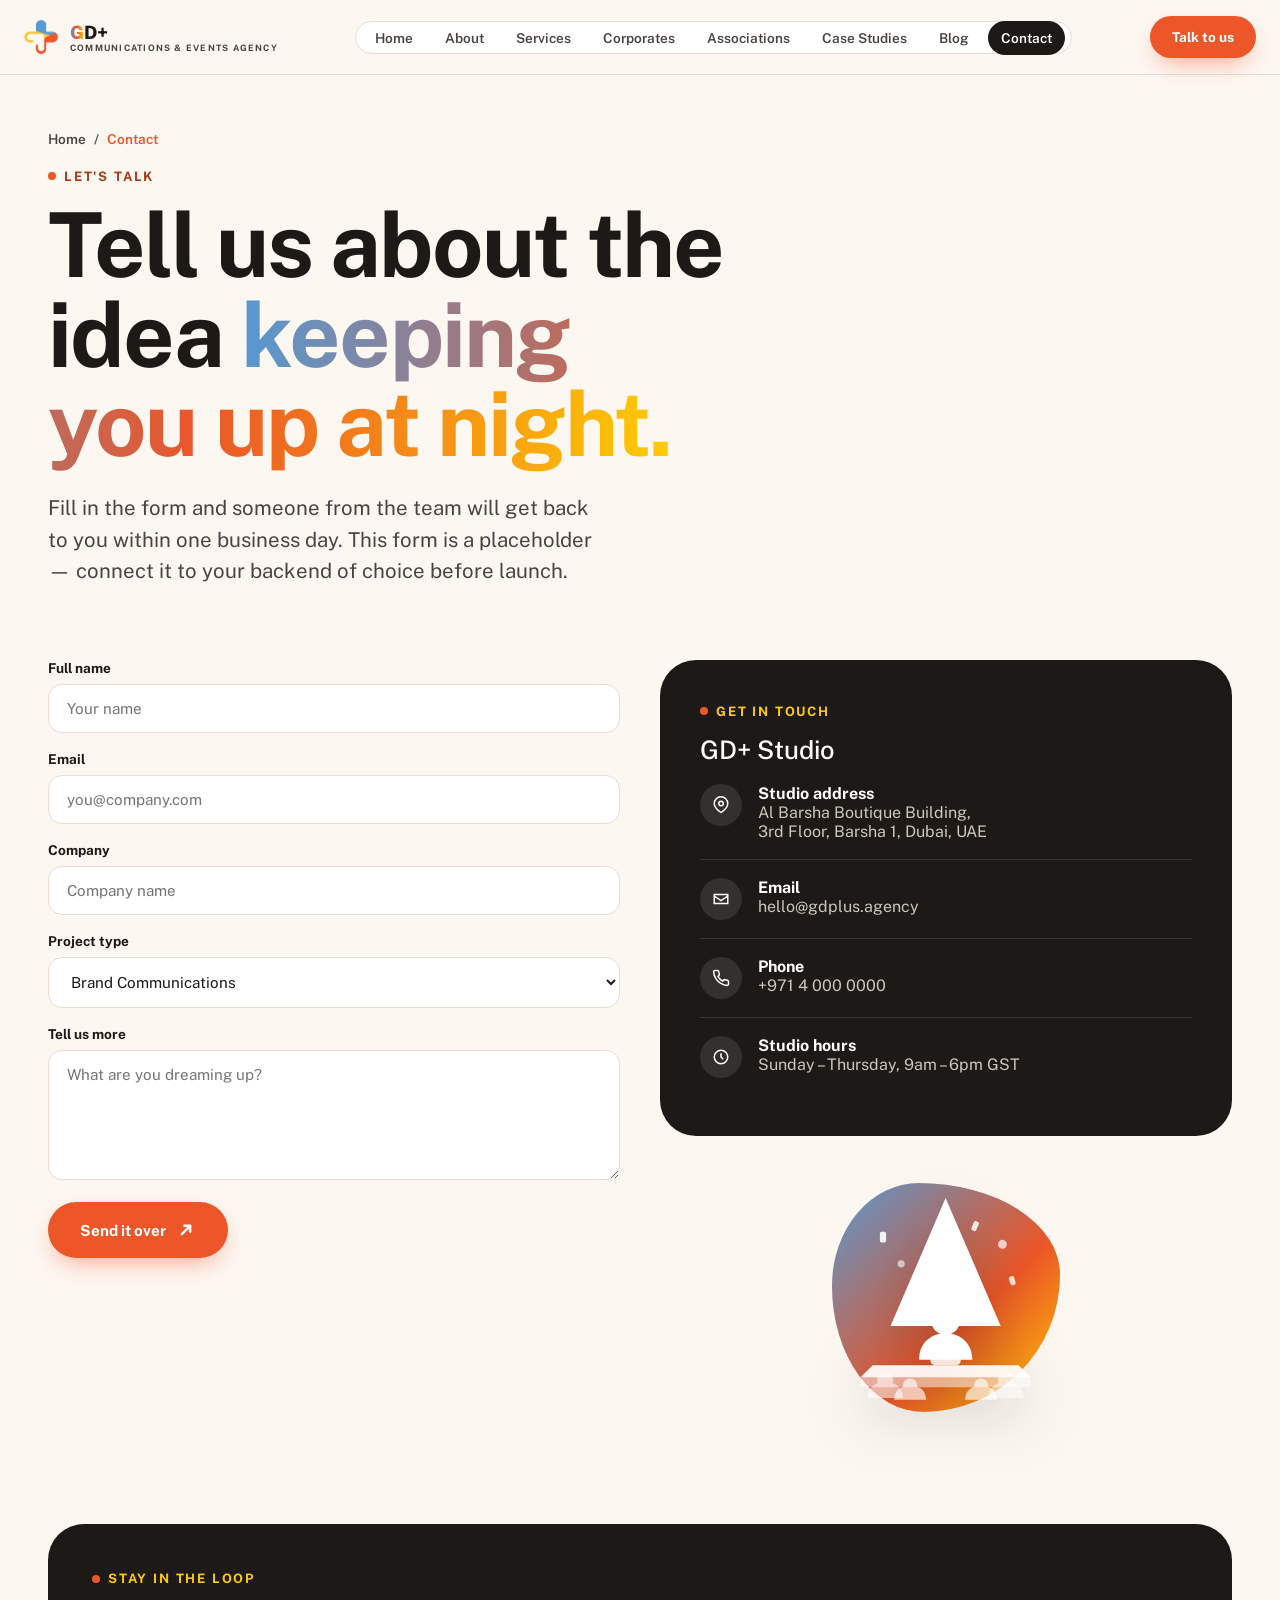
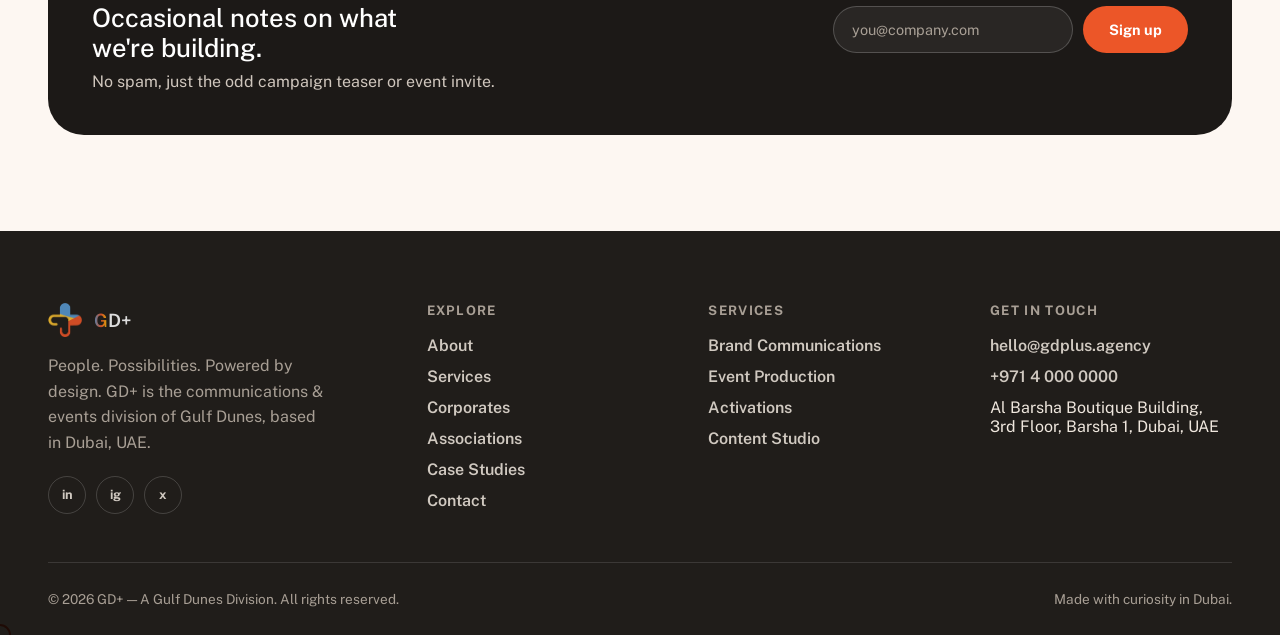
<file: contact.html>
<!doctype html>
<html lang="en">
<head>
<meta charset="UTF-8">
<meta name="viewport" content="width=device-width, initial-scale=1.0">
<title>Contact — GD+</title>
<meta name="description" content="Tell GD+ about your next campaign, activation or event.">
<link rel="icon" href="data:image/svg+xml,%3Csvg xmlns='http://www.w3.org/2000/svg' viewBox='0 0 100 100'%3E%3Crect width='100' height='100' rx='24' fill='%23ec5628'/%3E%3Crect x='38' y='14' width='24' height='72' rx='12' fill='white'/%3E%3Crect x='14' y='38' width='72' height='24' rx='12' fill='white'/%3E%3C/svg%3E">
<style>
/* ==========================================================================
   GD+ — Communications & Events Agency
   Design tokens derived from brand guidelines:
   Primary #ec5628 · Secondary #5799d2 · Tertiary #ffcc02
   Type: Public Sans · Material 3–inspired shape language, playful energy
   ========================================================================== */

@import url('https://fonts.googleapis.com/css2?family=Public+Sans:ital,wght@0,400;0,500;0,600;0,700;0,800;1,600&display=swap');

:root{
  /* brand */
  --c-primary: #ec5628;
  --c-primary-ink: #a83c17;
  --c-primary-light: #ffe3d6;
  --c-secondary: #5799d2;
  --c-secondary-ink: #2f6699;
  --c-secondary-light: #dcecfa;
  --c-tertiary: #ffcc02;
  --c-tertiary-ink: #8a6a00;
  --c-tertiary-light: #fff3c4;

  /* neutrals */
  --c-ink: #1c1917;
  --c-ink-soft: #4a4441;
  --c-paper: #fdf7f2;
  --c-paper-alt: #ffffff;
  --c-surface: #f5ece4;
  --c-line: #e8dcd1;
  --c-dark: #201d1a;
  --c-dark-surface: #2b2622;

  /* shape */
  --r-sm: 14px;
  --r-md: 24px;
  --r-lg: 36px;
  --r-pill: 999px;

  /* motion */
  --ease: cubic-bezier(.22,1,.36,1);

  /* type */
  --font: 'Public Sans', system-ui, sans-serif;
}

*,*::before,*::after{ box-sizing:border-box; }
html{ scroll-behavior:smooth; overflow-x:hidden; }
body{
  margin:0;
  font-family:var(--font);
  background:var(--c-paper);
  color:var(--c-ink);
  -webkit-font-smoothing:antialiased;
  overflow-x:hidden;
}
img,svg{ display:block; max-width:100%; }
a{ color:inherit; text-decoration:none; }
ul{ margin:0; padding:0; list-style:none; }
button{ font-family:inherit; cursor:pointer; }
h1,h2,h3,h4,p{ margin:0; }

.container{
  width:100%;
  max-width:1600px;
  margin:0 auto;
  padding:0 48px;
}
@media (max-width:760px){
  .container{ padding:0 24px; }
}
section{ position:relative; }

::selection{ background:var(--c-tertiary); color:var(--c-ink); }

/* ---------- type scale ---------- */
.eyebrow{
  display:inline-flex;
  align-items:center;
  gap:8px;
  font-size:13px;
  font-weight:700;
  letter-spacing:.14em;
  text-transform:uppercase;
  color:var(--c-primary-ink);
}
.eyebrow::before{
  content:'';
  width:8px;height:8px;
  border-radius:50%;
  background:var(--c-primary);
}
h1, .h1{
  font-size:clamp(2.8rem, 7vw, 7.5rem);
  font-weight:700;
  line-height:1;
  letter-spacing:-.02em;
}
.subtitle{
  font-size:clamp(2.2rem, 5.6vw, 6rem);
  font-weight:600;
  line-height:1.04;
  letter-spacing:-.01em;
}
h2, .h2{
  font-size:clamp(2rem, 4vw, 4rem);
  font-weight:700;
  line-height:1.05;
  letter-spacing:-.01em;
}
.subheading{
  font-size:clamp(1.5rem, 2.8vw, 2.625rem);
  font-weight:500;
  line-height:1.15;
}
h3, .h3{
  font-size:clamp(1.3rem, 2vw, 1.75rem);
  font-weight:500;
  line-height:1.2;
}
.lede{
  font-size:clamp(1.05rem, 1.6vw, 1.3125rem);
  line-height:1.55;
  color:var(--c-ink-soft);
  font-weight:400;
}
.body-text{ font-size:1rem; line-height:1.7; color:var(--c-ink-soft); font-weight:400; }
.caption{ font-size:1rem; line-height:1.5; color:var(--c-ink-soft); font-weight:400; }

/* ---------- buttons ---------- */
.btn{
  position:relative;
  display:inline-flex;
  align-items:center;
  gap:10px;
  padding:16px 30px;
  border-radius:var(--r-pill);
  font-weight:700;
  font-size:.95rem;
  border:2px solid transparent;
  transition:transform .35s var(--ease), box-shadow .35s var(--ease), background .25s, color .25s, border-color .25s;
  white-space:nowrap;
}
.btn-primary{
  background:var(--c-primary);
  color:#fff;
  box-shadow:0 10px 24px -8px rgba(236,86,40,.55);
}
.btn-primary:hover{ box-shadow:0 16px 34px -8px rgba(236,86,40,.65); transform:translateY(-2px); }
.btn-dark{
  background:var(--c-ink);
  color:#fff;
}
.btn-dark:hover{ background:var(--c-primary); transform:translateY(-2px); }
.btn-ghost{
  background:transparent;
  border-color:currentColor;
  color:var(--c-ink);
}
.btn-ghost:hover{ background:var(--c-ink); color:#fff; }
.btn-ghost.on-dark{ color:#fff; }
.btn-ghost.on-dark:hover{ background:#fff; color:var(--c-ink); }
.btn-arrow{
  display:inline-flex;
  width:20px; height:20px;
  transition:transform .35s var(--ease);
}
.btn:hover .btn-arrow{ transform:translateX(4px); }
.btn-sm{ padding:11px 20px; font-size:.85rem; }

/* ---------- header / nav ---------- */
.gdplus-header{
  position:sticky;
  top:0;
  left:0;
  width:100vw;
  margin-left:calc(50% - 50vw);
  z-index:100;
  background:rgba(253,247,242,.82);
  backdrop-filter:blur(14px) saturate(1.4);
  border-bottom:1px solid var(--c-line);
}
/* Full-bleed breakout: keeps these edge-to-edge even if a host page
   (e.g. a CMS embed) nests them inside a width-constrained container. */
.gdplus-footer,
.marquee,
.hero,
.section.on-dark,
.section.on-surface{
  width:100vw;
  margin-left:calc(50% - 50vw);
}
.nav{
  display:flex;
  align-items:center;
  justify-content:space-between;
  padding:16px 24px;
}
.brand{
  display:flex;
  align-items:center;
  gap:12px;
  font-weight:800;
  font-size:1.15rem;
  letter-spacing:-.01em;
}
.brand small{
  display:block;
  font-size:.55rem;
  font-weight:700;
  letter-spacing:.14em;
  color:var(--c-ink-soft);
  text-transform:uppercase;
}
.logo-mark{
  width:34px; height:34px;
  flex:none;
  display:block;
  object-fit:contain;
}

.nav-links{
  display:flex;
  align-items:center;
  gap:6px;
  padding:6px;
  background:var(--c-paper-alt);
  border-radius:var(--r-pill);
  border:1px solid var(--c-line);
}
.nav-links a{
  padding:9px 13px;
  border-radius:var(--r-pill);
  font-weight:600;
  font-size:.85rem;
  color:var(--c-ink-soft);
  white-space:nowrap;
  transition:background .25s, color .25s;
}
.nav-links a:hover{ background:var(--c-surface); color:var(--c-ink); }
.nav-links a.active{ background:var(--c-ink); color:#fff; }

.nav-actions{ display:flex; align-items:center; gap:12px; }
.nav-toggle{
  display:none;
  width:44px; height:44px;
  border-radius:var(--r-pill);
  border:1px solid var(--c-line);
  background:var(--c-paper-alt);
  align-items:center;
  justify-content:center;
  flex-direction:column;
  gap:5px;
}
.nav-toggle span{ width:18px; height:2px; background:var(--c-ink); border-radius:2px; transition:transform .3s, opacity .3s; }
.nav-toggle.is-open span:nth-child(1){ transform:translateY(7px) rotate(45deg); }
.nav-toggle.is-open span:nth-child(2){ opacity:0; }
.nav-toggle.is-open span:nth-child(3){ transform:translateY(-7px) rotate(-45deg); }

@media (max-width:1180px){
  .nav-links{
    position:fixed;
    inset:78px 16px auto 16px;
    flex-direction:column;
    align-items:stretch;
    padding:12px;
    gap:4px;
    box-shadow:0 24px 50px -20px rgba(28,25,23,.3);
    transform:translateY(-12px);
    opacity:0;
    pointer-events:none;
    transition:transform .3s var(--ease), opacity .3s var(--ease);
  }
  .nav-links.is-open{ transform:translateY(0); opacity:1; pointer-events:auto; }
  .nav-links a{ text-align:center; padding:14px; }
  .nav-toggle{ display:flex; }
  .nav-actions .btn-sm{ display:none; }
}

/* ---------- decorative floating plus marks ---------- */
.floater{
  position:absolute;
  z-index:0;
  opacity:.5;
  filter:blur(.3px);
  animation:floaty 9s ease-in-out infinite;
}
.floater::before,.floater::after{
  content:'';
  position:absolute;
  border-radius:var(--r-pill);
}
.floater.f-orange::before,.floater.f-orange::after{ background:var(--c-primary); }
.floater.f-blue::before,.floater.f-blue::after{ background:var(--c-secondary); }
.floater.f-gold::before,.floater.f-gold::after{ background:var(--c-tertiary); }
.floater::before{ left:38%; right:38%; top:0; bottom:0; }
.floater::after{ top:38%; bottom:38%; left:0; right:0; }
@keyframes floaty{
  0%,100%{ transform:translate(0,0) rotate(0deg); }
  50%{ transform:translate(-14px,18px) rotate(18deg); }
}

/* ---------- hero ---------- */
.hero{
  padding:64px 0 96px;
  overflow:hidden;
}
.hero-watermark{
  position:absolute;
  font-weight:800;
  font-size:min(48vw, 620px);
  line-height:1;
  color:var(--c-ink);
  opacity:.035;
  z-index:0;
  top:-14%;
  right:-3%;
  pointer-events:none;
  user-select:none;
}
.hero-inner{
  display:grid;
  gap:32px;
  position:relative;
  z-index:1;
}
.hero-rotator{
  display:inline-grid;
}
.hero-rotator span{
  grid-area:1/1;
  opacity:0;
  transform:translateY(14px);
  transition:opacity .5s var(--ease), transform .5s var(--ease);
  background:linear-gradient(90deg, var(--c-secondary), var(--c-primary), var(--c-tertiary));
  -webkit-background-clip:text;
  background-clip:text;
  color:transparent;
}
.hero-rotator span.is-active{ opacity:1; transform:translateY(0); }

.hero-scene{
  position:relative;
  width:100%;
  aspect-ratio:1/1;
  max-width:420px;
  margin:0 auto;
}
.hero-blob{
  position:absolute;
  inset:6%;
  border-radius:38% 62% 60% 40% / 45% 40% 60% 55%;
  background:linear-gradient(135deg, var(--c-secondary), var(--c-primary) 60%, var(--c-tertiary));
  animation:blobbing 10s ease-in-out infinite;
}
@keyframes blobbing{
  0%,100%{ border-radius:38% 62% 60% 40% / 45% 40% 60% 55%; transform:rotate(0deg) scale(1); }
  33%{ border-radius:55% 45% 40% 60% / 60% 55% 45% 40%; transform:rotate(8deg) scale(1.03); }
  66%{ border-radius:45% 55% 55% 45% / 40% 60% 40% 60%; transform:rotate(-6deg) scale(.98); }
}
.hero-illustration{
  position:absolute;
  inset:9%;
  filter:drop-shadow(0 16px 30px rgba(28,25,23,.25));
}
.hero-illustration svg{ width:100%; height:100%; }
.hero-illustration .spotlight{ animation:spotlightPulse 5s ease-in-out infinite; transform-origin:center top; }
.hero-illustration .confetti-bit{ animation:confettiDrift 3.6s ease-in-out infinite; transform-box:fill-box; transform-origin:center; }
.hero-illustration .confetti-bit:nth-child(2n){ animation-delay:-1.1s; }
.hero-illustration .confetti-bit:nth-child(3n){ animation-delay:-2.3s; }
@keyframes spotlightPulse{ 0%,100%{ opacity:.1; } 50%{ opacity:.22; } }
@keyframes confettiDrift{
  0%,100%{ transform:translateY(0) rotate(0deg); }
  50%{ transform:translateY(-6px) rotate(14deg); }
}

/* ---------- hero: full-bleed video header ---------- */
.hero--video{
  min-height:88vh;
  display:flex;
  align-items:flex-end;
  padding:64px 0 72px;
  color:#fff;
}
.hero-media{
  position:absolute;
  inset:0;
  z-index:0;
  overflow:hidden;
  background:var(--c-dark);
}
.hero-video{
  position:absolute; inset:0;
  width:100%; height:100%;
  object-fit:cover;
  z-index:2;
}
.hero-yt-wrap{
  position:absolute; inset:0;
  z-index:2;
  overflow:hidden;
  pointer-events:none;
  background:var(--c-dark);
}
.hero-yt-wrap iframe{
  position:absolute; top:50%; left:50%;
  width:177.78vh; height:100vh;
  min-width:100%; min-height:56.25vw;
  transform:translate(-50%,-50%);
  border:0;
}
.hero-fallback-bg{
  position:absolute; inset:-10%;
  background:linear-gradient(135deg, var(--c-secondary), var(--c-primary) 55%, var(--c-tertiary));
  background-size:220% 220%;
  animation:heroGradientDrift 16s ease-in-out infinite;
  z-index:1;
}
@keyframes heroGradientDrift{
  0%,100%{ background-position:0% 30%; }
  50%{ background-position:100% 70%; }
}
.hero-fallback-scene{
  position:absolute;
  inset:-6%;
  opacity:.14;
  mix-blend-mode:soft-light;
  z-index:1;
}
.hero-fallback-scene svg{ width:100%; height:100%; }
.hero-scrim{
  position:absolute; inset:0;
  background:rgba(28,25,23,.5);
  z-index:3;
}
.hero--video .hero-inner{
  position:relative;
  z-index:1;
  display:block;
  max-width:740px;
}
.hero--video .eyebrow{ color:#fff; }
.hero--video .eyebrow::before{ background:var(--c-tertiary); }
.hero--video h1{ color:#fff; font-size:clamp(2.6rem, 4.4vw, 4.5rem); line-height:1.05; }
.hero--video .lede{ color:rgba(255,255,255,.84); }
.hero--video .sticker{
  background:rgba(28,25,23,.5);
  border-color:rgba(255,255,255,.18);
  color:#fff;
  backdrop-filter:blur(10px);
  z-index:1;
}
.hero--video .sticker b{ color:var(--c-tertiary); }
.hero-watermark.on-video{ opacity:.07; color:#fff; }
.hero--video .hero-rotator span{
  background:none;
  -webkit-text-fill-color:#fff;
  color:#fff;
  text-shadow:0 4px 24px rgba(0,0,0,.35);
}
.hero-play{
  position:absolute;
  z-index:1;
  display:inline-flex;
  align-items:center;
  gap:10px;
  background:rgba(255,255,255,.14);
  border:1px solid rgba(255,255,255,.35);
  color:#fff;
  text-decoration:none;
  padding:10px 18px 10px 10px;
  border-radius:var(--r-pill);
  font-weight:700;
  font-size:.82rem;
  backdrop-filter:blur(10px);
  cursor:pointer;
  transition:background .2s ease, border-color .2s ease;
}
.hero-play:hover{
  background:rgba(255,255,255,.24);
  border-color:rgba(255,255,255,.5);
}
.hero-play .dot{
  width:30px; height:30px; border-radius:50%;
  background:#fff; color:var(--c-ink);
  display:flex; align-items:center; justify-content:center;
  flex:none;
}
@media (max-width:760px){
  .hero--video{ min-height:78vh; align-items:center; }
  .hero-play{ display:none; }
}

@media (min-width:860px){
  .hero-inner{ grid-template-columns:1.1fr .9fr; align-items:center; }
}

/* ---------- marquee ---------- */
.marquee{
  border-top:1px solid var(--c-line);
  border-bottom:1px solid var(--c-line);
  background:var(--c-primary);
  padding:22px 0;
  overflow:hidden;
}
.marquee-track{
  display:flex;
  width:max-content;
  gap:48px;
  animation:marquee 26s linear infinite;
}
.marquee:hover .marquee-track{ animation-play-state:paused; }
.marquee-track span{
  font-size:1.4rem;
  font-weight:800;
  color:#fff;
  white-space:nowrap;
  display:flex;
  align-items:center;
  gap:16px;
  text-transform:uppercase;
  letter-spacing:.02em;
}
.marquee-track span em{
  font-style:normal;
  color:var(--c-tertiary);
}
@keyframes marquee{
  from{ transform:translateX(0); }
  to{ transform:translateX(-50%); }
}
.marquee.light{ background:var(--c-paper-alt); }
.marquee.light .marquee-track span{ color:var(--c-ink-soft); font-size:1.1rem; font-weight:700; }
.marquee.light .marquee-track span em{ color:var(--c-primary); }

/* ---------- sections ---------- */
.section{ padding:96px 0; }
.section-head{
  display:flex;
  flex-wrap:wrap;
  justify-content:space-between;
  align-items:flex-end;
  gap:24px;
  margin-bottom:56px;
}
.section-head h2{ margin-top:14px; max-width:640px; }
.section-head .lede{ max-width:420px; }
.section.on-dark{ background:var(--c-dark); color:#fff; }
.section.on-dark .lede{ color:#cfc6bd; }
.section.on-surface{ background:var(--c-surface); }

/* ---------- pillar / feature cards ---------- */
.grid-3{ display:grid; gap:24px; grid-template-columns:repeat(3,1fr); }
.grid-2{ display:grid; gap:24px; grid-template-columns:repeat(auto-fit,minmax(320px,1fr)); }
@media (max-width:900px){
  .grid-3{ grid-template-columns:1fr; }
}

.card{
  background:var(--c-paper-alt);
  border:1px solid var(--c-line);
  border-radius:var(--r-lg);
  padding:36px;
  transition:transform .4s var(--ease), box-shadow .4s var(--ease), border-color .4s;
  will-change:transform;
}
.card:hover{
  box-shadow:0 30px 60px -30px rgba(28,25,23,.35);
  border-color:transparent;
}
.card-icon{
  width:56px; height:56px;
  border-radius:var(--r-md);
  display:flex; align-items:center; justify-content:center;
  margin-bottom:24px;
  font-size:1.5rem;
}
.card-icon.orange{ background:var(--c-primary-light); color:var(--c-primary-ink); }
.card-icon.blue{ background:var(--c-secondary-light); color:var(--c-secondary-ink); }
.card-icon.gold{ background:var(--c-tertiary-light); color:var(--c-tertiary-ink); }
.card h3{ margin-bottom:12px; }
.card-tag{
  display:inline-block;
  font-size:.72rem;
  font-weight:800;
  letter-spacing:.1em;
  text-transform:uppercase;
  padding:5px 12px;
  border-radius:var(--r-pill);
  margin-bottom:16px;
}
.card-tag.orange{ background:var(--c-primary-light); color:var(--c-primary-ink); }
.card-tag.blue{ background:var(--c-secondary-light); color:var(--c-secondary-ink); }
.card-tag.gold{ background:var(--c-tertiary-light); color:var(--c-tertiary-ink); }

/* ---------- flat colour "block" cards (Miro-style) ---------- */
.card.tone-orange{ background:var(--c-primary); border-color:transparent; color:#fff; }
.card.tone-blue{ background:var(--c-secondary); border-color:transparent; color:#0c2338; }
.card.tone-gold{ background:var(--c-tertiary); border-color:transparent; color:#3d2e00; }
.card.tone-orange .body-text{ color:rgba(255,255,255,.85); }
.card.tone-blue .body-text{ color:rgba(12,35,56,.72); }
.card.tone-gold .body-text{ color:rgba(61,46,0,.75); }
.card.tone-orange .card-icon,
.card.tone-blue .card-icon,
.card.tone-gold .card-icon{ background:rgba(255,255,255,.28); color:inherit; }
.card.tone-orange .card-tag,
.card.tone-blue .card-tag,
.card.tone-gold .card-tag{ background:rgba(255,255,255,.3); color:inherit; }

/* ---------- stats ---------- */
.stats{
  display:grid;
  gap:24px;
  grid-template-columns:repeat(4,1fr);
  text-align:center;
}
@media (max-width:760px){
  .stats{ grid-template-columns:repeat(2,1fr); gap:32px 24px; }
}
.stat b{
  display:block;
  font-size:clamp(2.2rem,4vw,3.4rem);
  font-weight:800;
  background:linear-gradient(90deg, var(--c-secondary), var(--c-primary), var(--c-tertiary));
  -webkit-background-clip:text;
  background-clip:text;
  color:transparent;
}
.stat span{ font-weight:600; color:var(--c-ink-soft); font-size:.9rem; }
.on-dark .stat span{ color:#cfc6bd; }

/* ---------- process ---------- */
.process{
  display:grid;
  gap:20px;
  grid-template-columns:repeat(auto-fit,minmax(220px,1fr));
  counter-reset:step;
}
.process-step{
  position:relative;
  padding:32px 26px;
  border-radius:var(--r-lg);
  background:var(--c-paper-alt);
  border:1px solid var(--c-line);
}
.process-step::before{
  counter-increment:step;
  content:'0' counter(step);
  font-weight:800;
  font-size:2rem;
  color:var(--c-line);
  display:block;
  margin-bottom:14px;
}

/* ---------- reveal ---------- */
[data-reveal]{
  opacity:0;
  transform:translateY(28px);
  transition:opacity .7s var(--ease), transform .7s var(--ease);
}
[data-reveal].is-visible{ opacity:1; transform:translateY(0); }

/* ---------- CTA banner ---------- */
.cta-banner{
  border-radius:var(--r-lg);
  padding:64px 40px;
  background:var(--c-ink);
  color:#fff;
  text-align:center;
  position:relative;
  overflow:hidden;
}
.cta-banner h2{ max-width:640px; margin:0 auto 24px; }
.cta-banner .btn-row{ display:flex; gap:14px; justify-content:center; flex-wrap:wrap; margin-top:12px; }

/* ---------- footer ---------- */
.gdplus-footer{
  background:var(--c-dark);
  color:#efe7de;
  padding:72px 0 28px;
}
.footer-grid{
  display:grid;
  gap:40px;
  grid-template-columns:1.4fr repeat(3,1fr);
  padding-bottom:48px;
  border-bottom:1px solid rgba(255,255,255,.12);
}
.footer-grid h4{ font-size:.82rem; letter-spacing:.1em; text-transform:uppercase; color:#a89f95; margin-bottom:18px; }
.footer-grid ul{ display:grid; gap:12px; }
.footer-grid a{ font-weight:600; color:#efe7de; opacity:.85; transition:opacity .2s, color .2s; }
.footer-grid a:hover{ opacity:1; color:var(--c-tertiary); }
.footer-bottom{
  display:flex;
  justify-content:space-between;
  flex-wrap:wrap;
  gap:12px;
  padding-top:28px;
  font-size:.85rem;
  color:#a89f95;
}
.footer-brand p{ margin-top:16px; max-width:280px; color:#a89f95; line-height:1.6; }
.footer-social{ display:flex; gap:10px; margin-top:20px; }
.footer-social a{
  width:38px;height:38px;
  border-radius:var(--r-pill);
  border:1px solid rgba(255,255,255,.2);
  display:flex; align-items:center; justify-content:center;
  font-size:.8rem; font-weight:700;
}
.footer-social a:hover{ background:var(--c-primary); border-color:var(--c-primary); color:#fff; }

@media (max-width:760px){
  .footer-grid{ grid-template-columns:1fr 1fr; }
}

/* ---------- page hero (inner pages) ---------- */
.page-hero{
  padding:56px 0 72px;
  position:relative;
  overflow:hidden;
}
.crumbs{
  display:flex; align-items:center; gap:8px;
  font-size:.85rem; font-weight:600; color:var(--c-ink-soft);
  margin-bottom:18px;
}
.crumbs em{ font-style:normal; color:var(--c-primary); }

/* ---------- filter chips (case studies) ---------- */
.chip-row{ display:flex; flex-wrap:wrap; gap:10px; margin-bottom:40px; }
.chip{
  padding:11px 20px;
  border-radius:var(--r-pill);
  border:1px solid var(--c-line);
  background:var(--c-paper-alt);
  font-weight:700;
  font-size:.85rem;
  transition:background .25s, color .25s, border-color .25s;
}
.chip.is-active, .chip:hover{ background:var(--c-ink); color:#fff; border-color:var(--c-ink); }

/* ---------- case study cards ---------- */
.case-card{
  border-radius:var(--r-lg);
  overflow:hidden;
  background:var(--c-paper-alt);
  border:1px solid var(--c-line);
  transition:transform .4s var(--ease), box-shadow .4s var(--ease);
  display:block;
}
.case-card:hover{ transform:translateY(-6px); box-shadow:0 30px 60px -28px rgba(28,25,23,.35); }
.case-thumb{
  aspect-ratio:4/3;
  position:relative;
  display:flex;
  align-items:flex-end;
  padding:22px;
  overflow:hidden;
}
.case-thumb::after{
  content:'';
  position:absolute; inset:0;
  background:radial-gradient(circle at 30% 20%, rgba(255,255,255,.35), transparent 55%);
}
.case-thumb span{
  position:relative;
  z-index:1;
  color:#fff;
  font-weight:800;
  font-size:.75rem;
  text-transform:uppercase;
  letter-spacing:.1em;
  background:rgba(28,25,23,.35);
  padding:6px 14px;
  border-radius:var(--r-pill);
  backdrop-filter:blur(6px);
}
.case-body{ padding:24px; }
.case-body .h3{ margin-bottom:8px; }
.case-meta{ display:flex; justify-content:space-between; margin-top:16px; font-size:.85rem; color:var(--c-ink-soft); font-weight:600; }

.grad-1{ background:linear-gradient(135deg,var(--c-primary),#ff8a5c); }
.grad-2{ background:linear-gradient(135deg,var(--c-secondary),#8fd0ff); }
.grad-3{ background:linear-gradient(135deg,var(--c-tertiary),#ffe27a); }
.grad-4{ background:linear-gradient(135deg,var(--c-ink),#5c534a); }
.grad-5{ background:linear-gradient(135deg,var(--c-secondary),var(--c-primary)); }
.grad-6{ background:linear-gradient(135deg,var(--c-primary),var(--c-tertiary)); }

/* ---------- team (flat-colour photo-block cards, Miro-inspired) ---------- */
.team-card{ text-align:left; }
.team-photo{
  position:relative;
  aspect-ratio:1/1;
  border-radius:var(--r-lg);
  overflow:hidden;
  margin-bottom:20px;
  display:flex;
  align-items:flex-end;
  justify-content:center;
}
.team-photo svg{
  width:78%;
  height:92%;
  position:relative;
  top:8%;
}
.team-photo.tone-gold{ background:var(--c-tertiary); }
.team-photo.tone-gold svg{ color:rgba(61,46,0,.55); }
.team-photo.tone-orange{ background:var(--c-primary); }
.team-photo.tone-orange svg{ color:rgba(255,255,255,.5); }
.team-photo.tone-blue{ background:var(--c-secondary); }
.team-photo.tone-blue svg{ color:rgba(11,33,56,.4); }
.team-photo.tone-orange-light{ background:var(--c-primary-light); }
.team-photo.tone-orange-light svg{ color:rgba(168,60,23,.4); }
.team-photo.tone-blue-light{ background:var(--c-secondary-light); }
.team-photo.tone-blue-light svg{ color:rgba(47,102,153,.4); }
.team-photo.tone-gold-light{ background:var(--c-tertiary-light); }
.team-photo.tone-gold-light svg{ color:rgba(138,106,0,.4); }
.team-card h3{ margin-bottom:2px; }
.team-card p{ color:var(--c-ink-soft); font-size:.9rem; }

/* ---------- values ---------- */
.value-row{
  display:flex;
  gap:20px;
  padding:26px 0;
  border-top:1px solid var(--c-line);
  align-items:flex-start;
}
.value-row:last-child{ border-bottom:1px solid var(--c-line); }
.value-num{ font-weight:800; font-size:1.4rem; color:var(--c-line); flex:none; width:60px; }

/* ---------- services list ---------- */
.service-row{
  display:grid;
  grid-template-columns:auto 1fr auto;
  gap:24px;
  align-items:center;
  padding:32px 0;
  border-top:1px solid var(--c-line);
  transition:padding .3s var(--ease);
}
.service-row:last-child{ border-bottom:1px solid var(--c-line); }
.service-row:hover{ padding-left:12px; }
.service-num{ font-weight:800; font-size:1.1rem; color:var(--c-ink-soft); }
.service-arrow{
  width:44px;height:44px;
  border-radius:var(--r-pill);
  border:1px solid var(--c-line);
  display:flex; align-items:center; justify-content:center;
  transition:background .3s, transform .3s var(--ease), border-color .3s;
}
.service-row:hover .service-arrow{ background:var(--c-primary); border-color:var(--c-primary); color:#fff; transform:rotate(45deg); }

/* ---------- contact ---------- */
.contact-grid{
  display:grid;
  gap:40px;
}
@media (min-width:900px){
  .contact-grid{ grid-template-columns:1fr 1fr; }
}
.field{ margin-bottom:18px; }
.field label{ display:block; font-weight:700; font-size:.85rem; margin-bottom:8px; }
.field input, .field textarea, .field select{
  width:100%;
  padding:15px 18px;
  border-radius:var(--r-sm);
  border:1.5px solid var(--c-line);
  background:var(--c-paper-alt);
  font-family:inherit;
  font-size:.95rem;
  color:var(--c-ink);
  transition:border-color .25s, box-shadow .25s;
}
.field input:focus, .field textarea:focus, .field select:focus{
  outline:none;
  border-color:var(--c-primary);
  box-shadow:0 0 0 4px var(--c-primary-light);
}
.field textarea{ resize:vertical; min-height:130px; }
.contact-info-card{
  background:var(--c-ink);
  color:#fff;
  border-radius:var(--r-lg);
  padding:40px;
}
.contact-info-card .info-row{ display:flex; gap:16px; padding:18px 0; border-top:1px solid rgba(255,255,255,.12); }
.contact-info-card .info-row:first-of-type{ border-top:none; }
.info-icon{
  width:42px;height:42px; flex:none;
  border-radius:var(--r-md);
  background:rgba(255,255,255,.1);
  display:flex; align-items:center; justify-content:center;
}
.form-success{
  display:none;
  border-radius:var(--r-lg);
  padding:40px;
  background:var(--c-tertiary-light);
  text-align:center;
}
.form-success.is-visible{ display:block; }
.form-success .mini-mark{ margin:0 auto 18px; }

/* small helper */
.mini-mark{ position:relative; width:28px; height:28px; }
.mini-mark::before,.mini-mark::after{ content:''; position:absolute; border-radius:var(--r-pill); background:var(--c-primary); }
.mini-mark::before{ left:38%; right:38%; top:0; bottom:0; }
.mini-mark::after{ top:38%; bottom:38%; left:0; right:0; }

/* ---------- idle contact popup ---------- */
.idle-popup-backdrop{
  position:fixed;
  inset:0;
  z-index:9990;
  background:rgba(28,25,23,.5);
  backdrop-filter:blur(4px);
  display:flex;
  align-items:center;
  justify-content:center;
  padding:24px;
  opacity:0;
  pointer-events:none;
  transition:opacity .35s var(--ease);
}
.idle-popup-backdrop.is-visible{ opacity:1; pointer-events:auto; }
.idle-popup{
  position:relative;
  width:100%;
  max-width:440px;
  max-height:90vh;
  overflow-y:auto;
  background:var(--c-paper-alt);
  border-radius:var(--r-lg);
  padding:44px;
  box-shadow:0 40px 90px -30px rgba(28,25,23,.5);
  opacity:0;
  transform:translateY(24px) scale(.92) rotate(-1deg);
}
.idle-popup-backdrop.is-visible .idle-popup{
  animation:idlePopIn .6s cubic-bezier(.34,1.56,.64,1) forwards;
}
@keyframes idlePopIn{
  0%{ opacity:0; transform:translateY(24px) scale(.92) rotate(-1deg); }
  60%{ opacity:1; transform:translateY(-6px) scale(1.02) rotate(.5deg); }
  100%{ opacity:1; transform:translateY(0) scale(1) rotate(0deg); }
}
.idle-popup-close{
  position:absolute;
  top:18px; right:18px;
  width:36px; height:36px;
  border-radius:50%;
  border:1px solid var(--c-line);
  background:var(--c-paper-alt);
  display:flex;
  align-items:center;
  justify-content:center;
  color:var(--c-ink);
  transition:background .25s, transform .35s var(--ease), border-color .25s;
}
.idle-popup-close:hover{ background:var(--c-ink); border-color:var(--c-ink); color:#fff; transform:rotate(90deg); }
.idle-popup .field{ margin-bottom:16px; }
.idle-popup .field textarea{ resize:vertical; }
.idle-popup .form-success{ padding:20px 0; background:transparent; }

/* ---------- custom cursor ---------- */
.cursor-dot{
  position:fixed;
  z-index:9999;
  width:22px;height:22px;
  border-radius:var(--r-pill);
  border:2px solid var(--c-primary);
  pointer-events:none;
  transform:translate(-50%,-50%);
  transition:width .2s var(--ease), height .2s var(--ease), background .2s;
  mix-blend-mode:multiply;
}
.cursor-dot.is-active{ background:var(--c-primary); width:38px; height:38px; }
@media (pointer:coarse){ .cursor-dot{ display:none; } }

/* ---------- confetti ---------- */
.confetti-piece{
  position:fixed;
  z-index:9998;
  width:8px; height:14px;
  top:50%; left:50%;
  pointer-events:none;
  border-radius:2px;
}

/* ---------- glow preview cards ---------- */
.glow-card{
  position:relative;
  padding:28px;
  border-radius:var(--r-lg);
  background:var(--c-paper-alt);
  border:1px solid var(--c-line);
  overflow:hidden;
}
.glow-card::before{
  content:'';
  position:absolute;
  width:280px;height:280px;
  border-radius:50%;
  filter:blur(64px);
  opacity:.5;
  z-index:0;
}
.glow-card.glow-orange::before{ background:var(--c-primary); top:-80px; left:-80px; }
.glow-card.glow-blue::before{ background:var(--c-secondary); top:-80px; right:-60px; }
.glow-card.glow-gold::before{ background:var(--c-tertiary); bottom:-90px; left:15%; }
.glow-frame{
  position:relative;
  z-index:1;
  border-radius:var(--r-md);
  background:var(--c-paper-alt);
  border:1px solid var(--c-line);
  padding:12px 12px 0;
  box-shadow:0 24px 50px -26px rgba(28,25,23,.3);
  margin-bottom:20px;
  overflow:hidden;
}
.glow-frame-dots{ display:flex; gap:6px; padding-bottom:12px; }
.glow-frame-dots span{ width:8px;height:8px;border-radius:50%; background:var(--c-line); }
.glow-frame-body{
  border-radius:var(--r-sm) var(--r-sm) 0 0;
  aspect-ratio:16/10;
  display:flex; align-items:center; justify-content:center;
}
.glow-card-body{ position:relative; z-index:1; }
.glow-card h3{ margin-bottom:8px; }

/* ---------- mini pill button (in-card CTA) ---------- */
.btn-mini{
  display:inline-flex;
  align-items:center;
  gap:6px;
  padding:9px 16px;
  border-radius:var(--r-pill);
  background:var(--c-ink);
  color:#fff;
  font-weight:700;
  font-size:.78rem;
  margin-top:18px;
  transition:transform .3s var(--ease), background .25s;
}
.btn-mini:hover{ background:var(--c-primary); transform:translateX(2px); }

/* ---------- floating sticker badges ---------- */
.sticker{
  position:absolute;
  display:inline-flex;
  align-items:center;
  gap:8px;
  padding:10px 16px;
  border-radius:var(--r-pill);
  background:var(--c-paper-alt);
  border:1px solid var(--c-line);
  box-shadow:0 16px 32px -18px rgba(28,25,23,.35);
  font-weight:700;
  font-size:.8rem;
  z-index:2;
  animation:stickerFloat 7s ease-in-out infinite;
  white-space:nowrap;
}
.sticker b{ color:var(--c-primary); }
.sticker.s2{ animation-delay:-2.5s; }
@keyframes stickerFloat{
  0%,100%{ transform:translateY(0) rotate(-2deg); }
  50%{ transform:translateY(-10px) rotate(1deg); }
}
@media (max-width:760px){ .sticker{ display:none; } }

/* ---------- centered section head variant ---------- */
.section-head.center{ flex-direction:column; align-items:center; text-align:center; }
.section-head.center .lede{ max-width:560px; }

/* ---------- newsletter strip ---------- */
.news-strip{
  background:var(--c-ink);
  border-radius:var(--r-lg);
  padding:44px;
  display:flex;
  flex-wrap:wrap;
  gap:24px;
  align-items:center;
  justify-content:space-between;
  color:#fff;
}
.news-strip h3{ max-width:360px; }
.news-strip p{ color:#cfc6bd; margin-top:8px; }
.news-form{ display:flex; gap:10px; flex-wrap:wrap; }
.news-form input{
  padding:14px 18px;
  border-radius:var(--r-pill);
  border:1.5px solid rgba(255,255,255,.2);
  background:rgba(255,255,255,.06);
  color:#fff;
  min-width:240px;
  font-family:inherit;
  font-size:.9rem;
}
.news-form input::placeholder{ color:#a89f95; }
.news-form input:focus{ outline:none; border-color:var(--c-primary); }
.news-form button{
  padding:14px 26px;
  border-radius:var(--r-pill);
  background:var(--c-primary);
  color:#fff;
  font-weight:700;
  border:none;
  font-size:.9rem;
}
.news-form button:hover{ background:#ff6a3c; }
.news-form.is-done span{ font-weight:700; color:var(--c-tertiary); }

/* ---------- blog: post cards ---------- */
.post-card{
  display:block;
  border-radius:var(--r-lg);
  overflow:hidden;
  background:var(--c-paper-alt);
  border:1px solid var(--c-line);
  transition:transform .4s var(--ease), box-shadow .4s var(--ease);
}
.post-card:hover{ transform:translateY(-6px); box-shadow:0 30px 60px -28px rgba(28,25,23,.35); }
.post-thumb{
  aspect-ratio:16/10;
  position:relative;
  display:flex;
  align-items:flex-end;
  padding:20px;
  overflow:hidden;
}
.post-thumb::after{
  content:'';
  position:absolute; inset:0;
  background:radial-gradient(circle at 30% 20%, rgba(255,255,255,.35), transparent 55%);
}
.post-thumb span{
  position:relative; z-index:1;
  color:#fff; font-weight:800; font-size:.72rem;
  text-transform:uppercase; letter-spacing:.1em;
  background:rgba(28,25,23,.35);
  padding:6px 13px; border-radius:var(--r-pill);
  backdrop-filter:blur(6px);
}
.post-body{ padding:22px; }
.post-body h3{ margin-bottom:8px; }
.post-meta{
  display:flex; align-items:center; gap:10px;
  margin-top:16px; font-size:.8rem; color:var(--c-ink-soft); font-weight:600;
}
.post-meta .avatar-sm{
  width:26px; height:26px; border-radius:50%;
  display:flex; align-items:center; justify-content:center;
  color:#fff; font-weight:800; font-size:.68rem; flex:none;
}
.post-card.featured{
  display:grid;
  grid-template-columns:1.1fr .9fr;
  align-items:stretch;
}
.post-card.featured .post-thumb{ aspect-ratio:auto; height:100%; }
.post-card.featured .post-body{ padding:36px; display:flex; flex-direction:column; justify-content:center; }
@media (max-width:760px){
  .post-card.featured{ grid-template-columns:1fr; }
}

/* ---------- blog: article typography ---------- */
.article{ max-width:720px; margin:0 auto; }
.article h2{ font-size:clamp(1.5rem,3vw,2rem); margin-top:44px; margin-bottom:16px; }
.article h3{ font-size:1.2rem; margin-top:32px; margin-bottom:12px; }
.article p{ font-size:1.05rem; line-height:1.8; color:var(--c-ink-soft); margin-bottom:20px; }
.article ul{ margin-bottom:20px; }
.article ul li{
  font-size:1.05rem; line-height:1.8; color:var(--c-ink-soft);
  padding-left:24px; position:relative; margin-bottom:8px;
}
.article ul li::before{
  content:''; position:absolute; left:0; top:12px;
  width:7px; height:7px; border-radius:50%; background:var(--c-primary);
}
.article blockquote{
  margin:32px 0;
  padding:8px 0 8px 24px;
  border-left:3px solid var(--c-primary);
  font-size:1.15rem;
  font-weight:500;
  font-style:italic;
  color:var(--c-ink);
}
.article figure{ margin:32px 0; }
.article .fig-img{
  aspect-ratio:16/9;
  border-radius:var(--r-md);
}
.article figcaption{
  font-size:.82rem; color:var(--c-ink-soft); margin-top:10px; text-align:center;
}
.article-hero-meta{
  display:flex; align-items:center; gap:12px;
  margin-top:24px; font-size:.9rem; font-weight:600; color:var(--c-ink-soft);
}
.article-hero-meta .avatar-sm{
  width:38px; height:38px; border-radius:50%;
  display:flex; align-items:center; justify-content:center;
  color:#fff; font-weight:800; font-size:.85rem; flex:none;
}
.article-hero-meta strong{ color:var(--c-ink); }
.article-cover{
  aspect-ratio:21/9;
  border-radius:var(--r-lg);
  margin:32px 0 0;
}

/* ---------- blog: author card ---------- */
.author-card{
  display:flex; gap:18px; align-items:center;
  padding:28px; border-radius:var(--r-lg);
  background:var(--c-surface); margin-top:48px;
}
.author-card .avatar-lg{
  width:56px; height:56px; border-radius:50%; flex:none;
  display:flex; align-items:center; justify-content:center;
  color:#fff; font-weight:800; font-size:1.1rem;
}
.author-card p{ color:var(--c-ink-soft); font-size:.88rem; margin-top:4px; }

/* ---------- brand gradient text (blue -> orange -> yellow, fixed direction) ---------- */
.text-gradient{
  background:linear-gradient(90deg, var(--c-secondary), var(--c-primary), var(--c-tertiary));
  -webkit-background-clip:text;
  background-clip:text;
  color:transparent;
}
.brand .text-gradient{
  -webkit-background-clip:text;
  background-clip:text;
}

/* utility */
.text-center{ text-align:center; }
.mt-8{ margin-top:8px; }
.mt-16{ margin-top:16px; }
.mt-24{ margin-top:24px; }
.mt-40{ margin-top:40px; }
.max-560{ max-width:560px; }
.max-680{ max-width:680px; }

</style>
</head>
<body>

<header class="gdplus-header">
  <nav class="nav container">
    <a href="index.html" class="brand">
      <img class="logo-mark" src="[data-uri]" alt="GD+">
      <span><span class="text-gradient">G</span>D+<small>Communications &amp; Events Agency</small></span>
    </a>
    <ul class="nav-links" data-nav-links>
      <li><a href="index.html">Home</a></li>
      <li><a href="about.html">About</a></li>
      <li><a href="services.html">Services</a></li>
      <li><a href="corporates.html">Corporates</a></li>
      <li><a href="associations.html">Associations</a></li>
      <li><a href="case-studies.html">Case Studies</a></li>
      <li><a href="blog.html">Blog</a></li>
      <li><a href="contact.html" class="active">Contact</a></li>
    </ul>
    <div class="nav-actions">
      <a href="contact.html" class="btn btn-primary btn-sm" data-magnetic>Talk to us</a>
      <button class="nav-toggle" data-nav-toggle aria-label="Toggle menu"><span></span><span></span><span></span></button>
    </div>
  </nav>
</header>

<main>

  <section class="page-hero">
    <div class="floater f-gold" style="width:56px;top:12%;right:9%;"></div>
    <div class="container">
      <div class="crumbs"><a href="index.html">Home</a><span>/</span><em>Contact</em></div>
      <span class="eyebrow">Let's talk</span>
      <h1 class="mt-16 max-680">Tell us about the idea <span class="text-gradient">keeping you up at night.</span></h1>
      <p class="lede mt-24 max-560">Fill in the form and someone from the team will get back to you within one business day. This form is a placeholder — connect it to your backend of choice before launch.</p>
    </div>
  </section>

  <section class="section" style="padding-top:0;">
    <div class="container contact-grid">

      <div data-reveal>
        <form data-contact-form>
          <div class="field">
            <label for="name">Full name</label>
            <input id="name" name="name" type="text" placeholder="Your name" required>
          </div>
          <div class="field">
            <label for="email">Email</label>
            <input id="email" name="email" type="email" placeholder="you@company.com" required>
          </div>
          <div class="field">
            <label for="company">Company</label>
            <input id="company" name="company" type="text" placeholder="Company name">
          </div>
          <div class="field">
            <label for="project">Project type</label>
            <select id="project" name="project">
              <option>Brand Communications</option>
              <option>Event Production</option>
              <option>Brand Activation</option>
              <option>Content Studio</option>
              <option>Digital Experience</option>
              <option>Something else entirely</option>
            </select>
          </div>
          <div class="field">
            <label for="message">Tell us more</label>
            <textarea id="message" name="message" placeholder="What are you dreaming up?" required></textarea>
          </div>
          <button type="submit" class="btn btn-primary" data-magnetic>Send it over <span class="btn-arrow"><svg viewBox="0 0 24 24" fill="none" stroke="currentColor" stroke-width="3" stroke-linecap="round" stroke-linejoin="round"><path d="M7 17L17 7M10 7h7v7"/></svg></span></button>
        </form>

        <div class="form-success" data-form-success>
          <div class="mini-mark"></div>
          <h3 class="h3">Message sent — thank you!</h3>
          <p class="body-text mt-8">This is a placeholder confirmation. We'll be in touch within one business day.</p>
        </div>
      </div>

      <div data-reveal>
        <div class="contact-info-card">
          <span class="eyebrow" style="color:var(--c-tertiary)">Get in touch</span>
          <h3 class="h3 mt-16">GD+ Studio</h3>
          <div class="info-row">
            <div class="info-icon">
              <svg width="18" height="18" viewBox="0 0 24 24" fill="none" stroke="currentColor" stroke-width="2"><path d="M21 10c0 6-9 12-9 12s-9-6-9-12a9 9 0 0118 0z"/><circle cx="12" cy="10" r="3"/></svg>
            </div>
            <div>
              <p style="font-weight:700;">Studio address</p>
              <p style="color:#cfc6bd;">Al Barsha Boutique Building,<br>3rd Floor, Barsha 1, Dubai, UAE</p>
            </div>
          </div>
          <div class="info-row">
            <div class="info-icon">
              <svg width="18" height="18" viewBox="0 0 24 24" fill="none" stroke="currentColor" stroke-width="2"><path d="M4 4h16v16H4z" opacity="0"/><path d="M3 8l9 6 9-6M3 6h18v12H3z"/></svg>
            </div>
            <div>
              <p style="font-weight:700;">Email</p>
              <p style="color:#cfc6bd;"><a href="mailto:hello@gdplus.agency">hello@gdplus.agency</a></p>
            </div>
          </div>
          <div class="info-row">
            <div class="info-icon">
              <svg width="18" height="18" viewBox="0 0 24 24" fill="none" stroke="currentColor" stroke-width="2"><path d="M22 16.9v3a2 2 0 01-2.2 2 19.8 19.8 0 01-8.6-3.1 19.5 19.5 0 01-6-6A19.8 19.8 0 012.1 4.2 2 2 0 014.1 2h3a2 2 0 012 1.7c.1.9.3 1.8.6 2.7a2 2 0 01-.5 2.1L8 9.7a16 16 0 006.3 6.3l1.2-1.2a2 2 0 012.1-.5c.9.3 1.8.5 2.7.6a2 2 0 011.7 2z"/></svg>
            </div>
            <div>
              <p style="font-weight:700;">Phone</p>
              <p style="color:#cfc6bd;"><a href="tel:+97140000000">+971 4 000 0000</a></p>
            </div>
          </div>
          <div class="info-row">
            <div class="info-icon">
              <svg width="18" height="18" viewBox="0 0 24 24" fill="none" stroke="currentColor" stroke-width="2"><circle cx="12" cy="12" r="9"/><path d="M12 7v5l3 3"/></svg>
            </div>
            <div>
              <p style="font-weight:700;">Studio hours</p>
              <p style="color:#cfc6bd;">Sunday – Thursday, 9am – 6pm GST</p>
            </div>
          </div>
        </div>

        <div class="hero-scene" style="max-width:260px;margin-top:32px;">
          <div class="hero-blob" style="animation-duration:14s;"></div>
          <div class="hero-illustration">
          <svg viewBox="0 0 240 240" fill="none" xmlns="http://www.w3.org/2000/svg">
            <path class="spotlight" d="M120 8 L58 152 L182 152 Z" fill="#fff"/>
            <path d="M38 196 L202 196 L216 210 L24 210 Z" fill="#fff" opacity=".92"/>
            <rect x="24" y="210" width="192" height="11" rx="4" fill="#fff" opacity=".5"/>
            <rect x="103" y="176" width="34" height="20" rx="5" fill="#fff" opacity=".85"/>
            <circle cx="120" cy="146" r="16" fill="#fff"/>
            <path d="M90 190c0-19 13.5-30 30-30s30 11 30 30" fill="#fff"/>
            <g opacity=".55">
              <circle cx="52" cy="213" r="9" fill="#fff"/>
              <path d="M32 233c0-12 9-18 20-18s20 6 20 18" fill="#fff"/>
            </g>
            <g opacity=".65">
              <circle cx="80" cy="219" r="8" fill="#fff"/>
              <path d="M62 235c0-10.5 8-16 18-16s18 5.5 18 16" fill="#fff"/>
            </g>
            <g opacity=".65">
              <circle cx="160" cy="219" r="8" fill="#fff"/>
              <path d="M142 235c0-10.5 8-16 18-16s18 5.5 18 16" fill="#fff"/>
            </g>
            <g opacity=".55">
              <circle cx="188" cy="213" r="9" fill="#fff"/>
              <path d="M168 233c0-12 9-18 20-18s20 6 20 18" fill="#fff"/>
            </g>
            <g class="confetti-bit" opacity=".9"><rect x="46" y="46" width="7" height="12" rx="2" fill="#fff"/></g>
            <g class="confetti-bit" opacity=".7"><circle cx="184" cy="60" r="5" fill="#fff"/></g>
            <g class="confetti-bit" opacity=".85"><rect x="150" y="34" width="6" height="11" rx="2" fill="#fff" transform="rotate(24 153 40)"/></g>
            <g class="confetti-bit" opacity=".6"><circle cx="70" cy="82" r="4" fill="#fff"/></g>
            <g class="confetti-bit" opacity=".8"><rect x="192" y="96" width="6" height="10" rx="2" fill="#fff" transform="rotate(-18 195 101)"/></g>
            <g class="confetti-bit" opacity=".7"><circle cx="120" cy="30" r="4.5" fill="#fff"/></g>
          </svg>
        </div>
        </div>
      </div>

    </div>
  </section>

</main>

  <section class="section" style="padding-top:0;">
    <div class="container">
      <div class="news-strip" data-reveal>
        <div>
          <span class="eyebrow" style="color:var(--c-tertiary)">Stay in the loop</span>
          <h3 class="h3 mt-16">Occasional notes on what we're building.</h3>
          <p>No spam, just the odd campaign teaser or event invite.</p>
        </div>
        <form class="news-form" data-news-form>
          <input type="email" placeholder="you@company.com" required aria-label="Email address">
          <button type="submit">Sign up</button>
        </form>
      </div>
    </div>
  </section>

<footer class="gdplus-footer">
  <div class="container">
    <div class="footer-grid">
      <div class="footer-brand">
        <a href="index.html" class="brand" style="color:#fff">
          <img class="logo-mark" src="[data-uri]" alt="GD+">
          <span><span class="text-gradient">G</span>D+</span>
        </a>
        <p>People. Possibilities. Powered by design. GD+ is the communications &amp; events division of Gulf Dunes, based in Dubai, UAE.</p>
        <div class="footer-social">
          <a href="#" aria-label="LinkedIn">in</a>
          <a href="#" aria-label="Instagram">ig</a>
          <a href="#" aria-label="X">x</a>
        </div>
      </div>
      <div>
        <h4>Explore</h4>
        <ul>
          <li><a href="about.html">About</a></li>
          <li><a href="services.html">Services</a></li>
          <li><a href="corporates.html">Corporates</a></li>
          <li><a href="associations.html">Associations</a></li>
          <li><a href="case-studies.html">Case Studies</a></li>
          <li><a href="contact.html">Contact</a></li>
        </ul>
      </div>
      <div>
        <h4>Services</h4>
        <ul>
          <li><a href="services.html">Brand Communications</a></li>
          <li><a href="services.html">Event Production</a></li>
          <li><a href="services.html">Activations</a></li>
          <li><a href="services.html">Content Studio</a></li>
        </ul>
      </div>
      <div>
        <h4>Get in touch</h4>
        <ul>
          <li><a href="mailto:hello@gdplus.agency">hello@gdplus.agency</a></li>
          <li><a href="tel:+97140000000">+971 4 000 0000</a></li>
          <li>Al Barsha Boutique Building,<br>3rd Floor, Barsha 1, Dubai, UAE</li>
        </ul>
      </div>
    </div>
    <div class="footer-bottom">
      <span>© 2026 GD+ — A Gulf Dunes Division. All rights reserved.</span>
      <span>Made with curiosity in Dubai.</span>
    </div>
  </div>
</footer>

<script>
/* GD+ site interactions — vanilla JS, no dependencies */

document.addEventListener('DOMContentLoaded', () => {

  /* ---- mobile nav ---- */
  const toggle = document.querySelector('[data-nav-toggle]');
  const links = document.querySelector('[data-nav-links]');
  if (toggle && links) {
    toggle.addEventListener('click', () => {
      toggle.classList.toggle('is-open');
      links.classList.toggle('is-open');
    });
    links.querySelectorAll('a').forEach(a => a.addEventListener('click', () => {
      toggle.classList.remove('is-open');
      links.classList.remove('is-open');
    }));
  }

  /* ---- scroll reveal ---- */
  const revealEls = document.querySelectorAll('[data-reveal]');
  if (revealEls.length) {
    const io = new IntersectionObserver((entries) => {
      entries.forEach(entry => {
        if (entry.isIntersecting) {
          entry.target.classList.add('is-visible');
          io.unobserve(entry.target);
        }
      });
    }, { threshold: 0.15, rootMargin: '0px 0px -40px 0px' });
    revealEls.forEach((el, i) => {
      el.style.transitionDelay = `${(i % 6) * 70}ms`;
      io.observe(el);
    });
  }

  /* ---- hero word rotator ---- */
  const rotator = document.querySelector('[data-rotate]');
  if (rotator) {
    const words = rotator.querySelectorAll('span');
    let idx = 0;
    words[0].classList.add('is-active');
    setInterval(() => {
      words[idx].classList.remove('is-active');
      idx = (idx + 1) % words.length;
      words[idx].classList.add('is-active');
    }, 2200);
  }

  /* ---- animated counters ---- */
  const counters = document.querySelectorAll('[data-counter]');
  if (counters.length) {
    const io2 = new IntersectionObserver((entries) => {
      entries.forEach(entry => {
        if (!entry.isIntersecting) return;
        const el = entry.target;
        const target = parseFloat(el.dataset.counter);
        const suffix = el.dataset.suffix || '';
        const dur = 1400;
        const start = performance.now();
        const step = (now) => {
          const p = Math.min(1, (now - start) / dur);
          const eased = 1 - Math.pow(1 - p, 3);
          const val = !Number.isInteger(target) ? (target * eased).toFixed(1) : Math.round(target * eased);
          el.textContent = val + suffix;
          if (p < 1) requestAnimationFrame(step);
        };
        requestAnimationFrame(step);
        io2.unobserve(el);
      });
    }, { threshold: 0.6 });
    counters.forEach(c => io2.observe(c));
  }

  /* ---- magnetic buttons ---- */
  const magnets = document.querySelectorAll('[data-magnetic]');
  magnets.forEach(btn => {
    btn.addEventListener('mousemove', (e) => {
      const r = btn.getBoundingClientRect();
      const x = e.clientX - r.left - r.width / 2;
      const y = e.clientY - r.top - r.height / 2;
      btn.style.transform = `translate(${x * 0.25}px, ${y * 0.35}px)`;
    });
    btn.addEventListener('mouseleave', () => { btn.style.transform = ''; });
  });

  /* ---- tilt cards ---- */
  const tilts = document.querySelectorAll('[data-tilt]');
  tilts.forEach(card => {
    card.addEventListener('mousemove', (e) => {
      const r = card.getBoundingClientRect();
      const px = (e.clientX - r.left) / r.width - 0.5;
      const py = (e.clientY - r.top) / r.height - 0.5;
      card.style.transform = `perspective(700px) rotateX(${-py * 6}deg) rotateY(${px * 8}deg) translateY(-4px)`;
    });
    card.addEventListener('mouseleave', () => { card.style.transform = ''; });
  });

  /* ---- custom cursor ---- */
  if (window.matchMedia('(pointer: fine)').matches) {
    const dot = document.createElement('div');
    dot.className = 'cursor-dot';
    document.body.appendChild(dot);
    window.addEventListener('mousemove', (e) => {
      dot.style.left = e.clientX + 'px';
      dot.style.top = e.clientY + 'px';
    });
    document.querySelectorAll('a, button, .card, [data-tilt]').forEach(el => {
      el.addEventListener('mouseenter', () => dot.classList.add('is-active'));
      el.addEventListener('mouseleave', () => dot.classList.remove('is-active'));
    });
  }

  /* ---- case study filters ---- */
  const chips = document.querySelectorAll('[data-filter]');
  const caseCards = document.querySelectorAll('[data-category]');
  if (chips.length && caseCards.length) {
    chips.forEach(chip => {
      chip.addEventListener('click', () => {
        chips.forEach(c => c.classList.remove('is-active'));
        chip.classList.add('is-active');
        const filter = chip.dataset.filter;
        caseCards.forEach(card => {
          const show = filter === 'all' || card.dataset.category === filter;
          card.style.display = show ? '' : 'none';
        });
      });
    });
  }

  /* ---- newsletter strip (dummy submit) ---- */
  document.querySelectorAll('[data-news-form]').forEach((newsForm) => {
    newsForm.addEventListener('submit', (e) => {
      e.preventDefault();
      newsForm.classList.add('is-done');
      newsForm.innerHTML = '<span>You\'re on the list — thanks for signing up.</span>';
    });
  });

  /* ---- contact form (dummy submit + confetti) ---- */
  const form = document.querySelector('[data-contact-form]');
  if (form) {
    form.addEventListener('submit', (e) => {
      e.preventDefault();
      const success = document.querySelector('[data-form-success]');
      form.style.display = 'none';
      if (success) success.classList.add('is-visible');
      burstConfetti();
    });
  }

  function burstConfetti() {
    const colors = ['#ec5628', '#5799d2', '#ffcc02'];
    const originX = window.innerWidth / 2;
    const originY = window.innerHeight / 2.4;
    for (let i = 0; i < 60; i++) {
      const piece = document.createElement('div');
      piece.className = 'confetti-piece';
      piece.style.background = colors[i % colors.length];
      piece.style.left = originX + 'px';
      piece.style.top = originY + 'px';
      document.body.appendChild(piece);
      const angle = Math.random() * Math.PI * 2;
      const dist = 120 + Math.random() * 260;
      const x = Math.cos(angle) * dist;
      const y = Math.sin(angle) * dist - 80;
      const rot = Math.random() * 720 - 360;
      piece.animate([
        { transform: 'translate(0,0) rotate(0deg)', opacity: 1 },
        { transform: `translate(${x}px, ${y + 300}px) rotate(${rot}deg)`, opacity: 0 }
      ], { duration: 1400 + Math.random() * 600, easing: 'cubic-bezier(.22,1,.36,1)' })
        .onfinish = () => piece.remove();
    }
  }
});

</script>
</body>
</html>
</file>
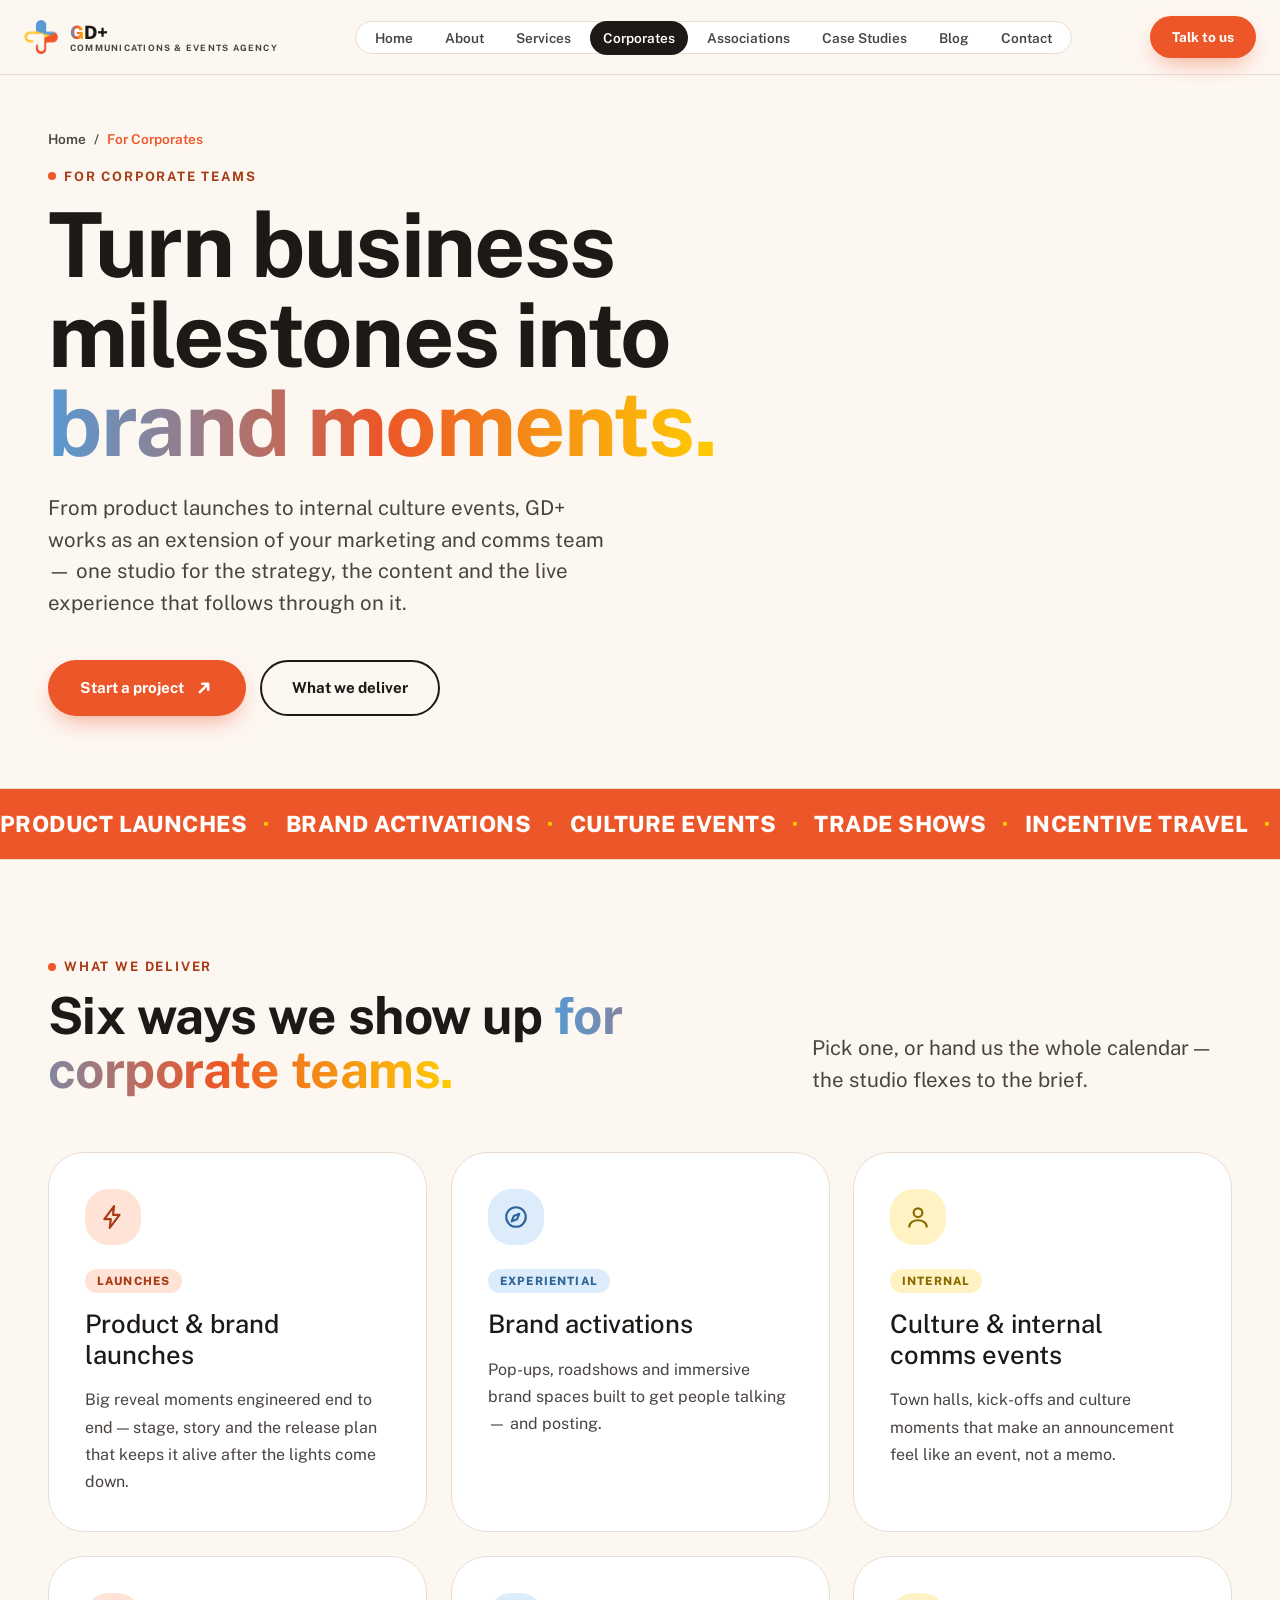
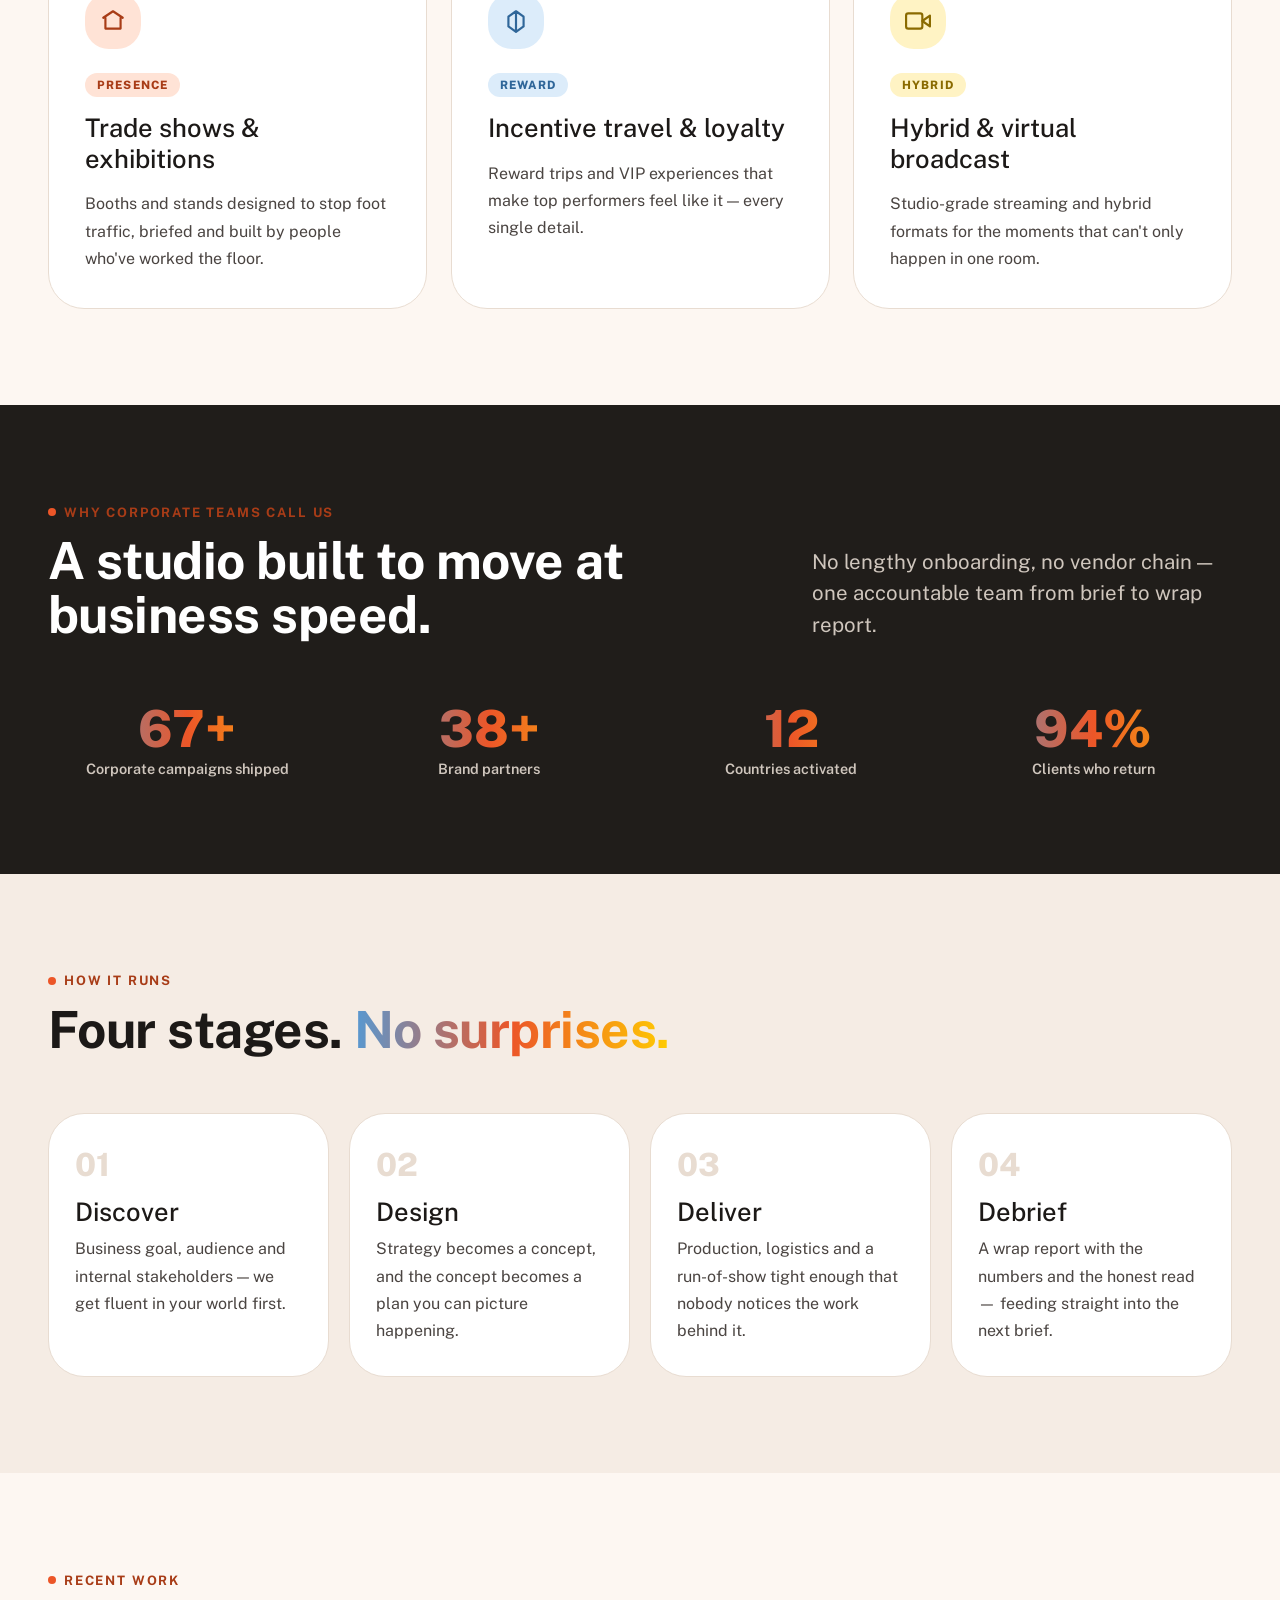
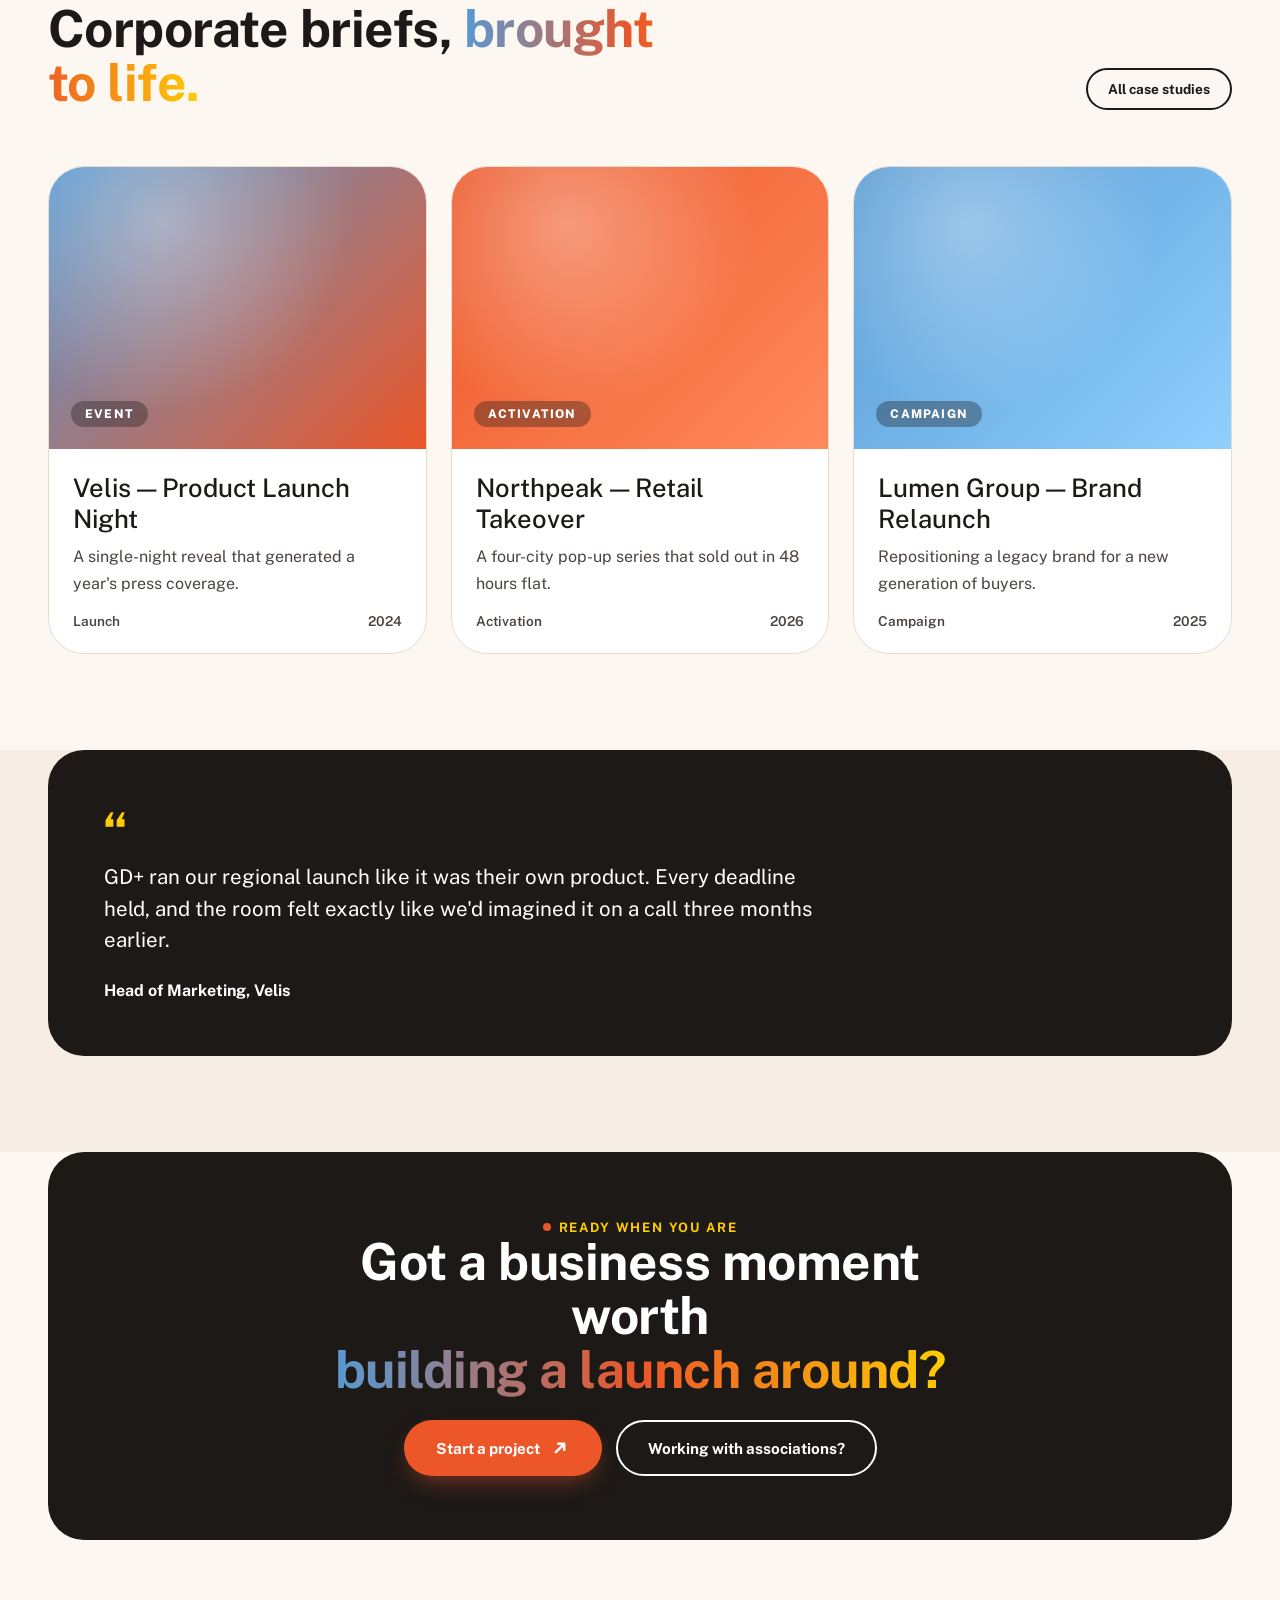
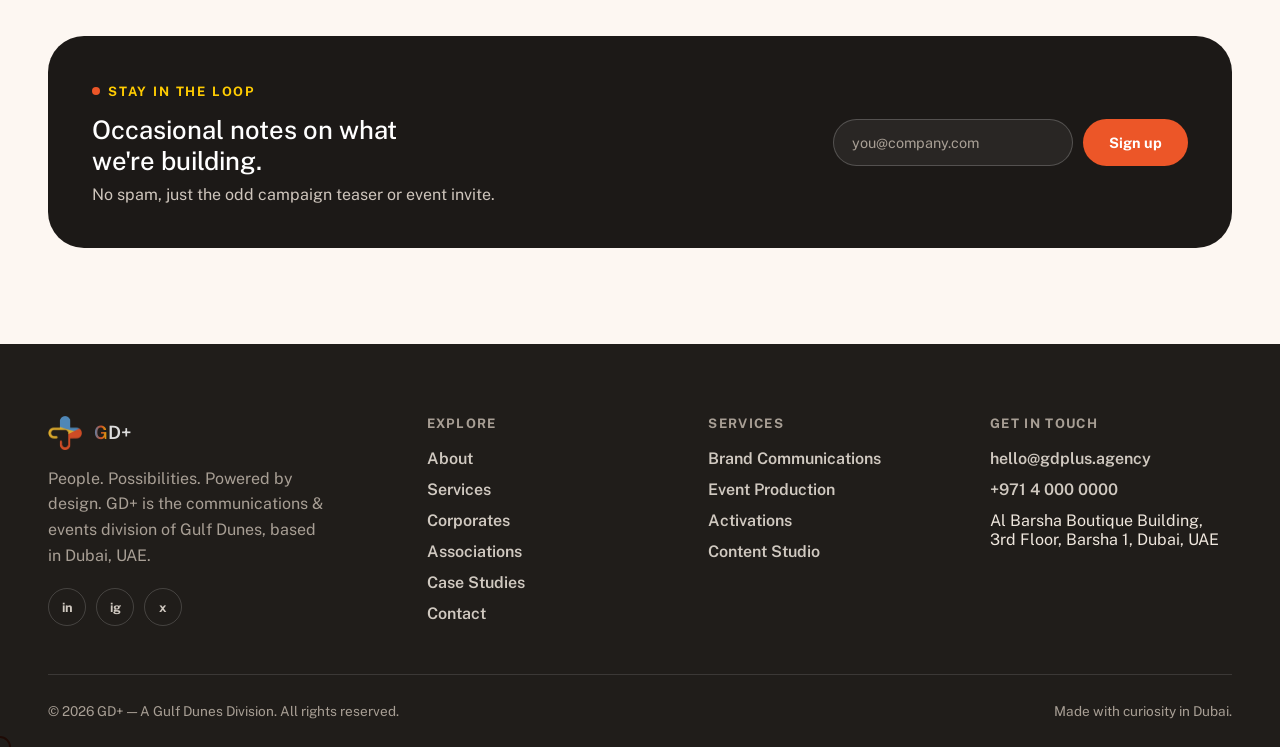
<file: corporates.html>
<!doctype html>
<html lang="en">
<head>
<meta charset="UTF-8">
<meta name="viewport" content="width=device-width, initial-scale=1.0">
<title>For Corporates — GD+</title>
<meta name="description" content="GD+ partners with corporate marketing and comms teams on product launches, brand activations, internal culture events and more.">
<link rel="icon" href="data:image/svg+xml,%3Csvg xmlns='http://www.w3.org/2000/svg' viewBox='0 0 100 100'%3E%3Crect width='100' height='100' rx='24' fill='%23ec5628'/%3E%3Crect x='38' y='14' width='24' height='72' rx='12' fill='white'/%3E%3Crect x='14' y='38' width='72' height='24' rx='12' fill='white'/%3E%3C/svg%3E">
<style>
/* ==========================================================================
   GD+ — Communications & Events Agency
   Design tokens derived from brand guidelines:
   Primary #ec5628 · Secondary #5799d2 · Tertiary #ffcc02
   Type: Public Sans · Material 3–inspired shape language, playful energy
   ========================================================================== */

@import url('https://fonts.googleapis.com/css2?family=Public+Sans:ital,wght@0,400;0,500;0,600;0,700;0,800;1,600&display=swap');

:root{
  /* brand */
  --c-primary: #ec5628;
  --c-primary-ink: #a83c17;
  --c-primary-light: #ffe3d6;
  --c-secondary: #5799d2;
  --c-secondary-ink: #2f6699;
  --c-secondary-light: #dcecfa;
  --c-tertiary: #ffcc02;
  --c-tertiary-ink: #8a6a00;
  --c-tertiary-light: #fff3c4;

  /* neutrals */
  --c-ink: #1c1917;
  --c-ink-soft: #4a4441;
  --c-paper: #fdf7f2;
  --c-paper-alt: #ffffff;
  --c-surface: #f5ece4;
  --c-line: #e8dcd1;
  --c-dark: #201d1a;
  --c-dark-surface: #2b2622;

  /* shape */
  --r-sm: 14px;
  --r-md: 24px;
  --r-lg: 36px;
  --r-pill: 999px;

  /* motion */
  --ease: cubic-bezier(.22,1,.36,1);

  /* type */
  --font: 'Public Sans', system-ui, sans-serif;
}

*,*::before,*::after{ box-sizing:border-box; }
html{ scroll-behavior:smooth; overflow-x:hidden; }
body{
  margin:0;
  font-family:var(--font);
  background:var(--c-paper);
  color:var(--c-ink);
  -webkit-font-smoothing:antialiased;
  overflow-x:hidden;
}
img,svg{ display:block; max-width:100%; }
a{ color:inherit; text-decoration:none; }
ul{ margin:0; padding:0; list-style:none; }
button{ font-family:inherit; cursor:pointer; }
h1,h2,h3,h4,p{ margin:0; }

.container{
  width:100%;
  max-width:1600px;
  margin:0 auto;
  padding:0 48px;
}
@media (max-width:760px){
  .container{ padding:0 24px; }
}
section{ position:relative; }

::selection{ background:var(--c-tertiary); color:var(--c-ink); }

/* ---------- type scale ---------- */
.eyebrow{
  display:inline-flex;
  align-items:center;
  gap:8px;
  font-size:13px;
  font-weight:700;
  letter-spacing:.14em;
  text-transform:uppercase;
  color:var(--c-primary-ink);
}
.eyebrow::before{
  content:'';
  width:8px;height:8px;
  border-radius:50%;
  background:var(--c-primary);
}
h1, .h1{
  font-size:clamp(2.8rem, 7vw, 7.5rem);
  font-weight:700;
  line-height:1;
  letter-spacing:-.02em;
}
.subtitle{
  font-size:clamp(2.2rem, 5.6vw, 6rem);
  font-weight:600;
  line-height:1.04;
  letter-spacing:-.01em;
}
h2, .h2{
  font-size:clamp(2rem, 4vw, 4rem);
  font-weight:700;
  line-height:1.05;
  letter-spacing:-.01em;
}
.subheading{
  font-size:clamp(1.5rem, 2.8vw, 2.625rem);
  font-weight:500;
  line-height:1.15;
}
h3, .h3{
  font-size:clamp(1.3rem, 2vw, 1.75rem);
  font-weight:500;
  line-height:1.2;
}
.lede{
  font-size:clamp(1.05rem, 1.6vw, 1.3125rem);
  line-height:1.55;
  color:var(--c-ink-soft);
  font-weight:400;
}
.body-text{ font-size:1rem; line-height:1.7; color:var(--c-ink-soft); font-weight:400; }
.caption{ font-size:1rem; line-height:1.5; color:var(--c-ink-soft); font-weight:400; }

/* ---------- buttons ---------- */
.btn{
  position:relative;
  display:inline-flex;
  align-items:center;
  gap:10px;
  padding:16px 30px;
  border-radius:var(--r-pill);
  font-weight:700;
  font-size:.95rem;
  border:2px solid transparent;
  transition:transform .35s var(--ease), box-shadow .35s var(--ease), background .25s, color .25s, border-color .25s;
  white-space:nowrap;
}
.btn-primary{
  background:var(--c-primary);
  color:#fff;
  box-shadow:0 10px 24px -8px rgba(236,86,40,.55);
}
.btn-primary:hover{ box-shadow:0 16px 34px -8px rgba(236,86,40,.65); transform:translateY(-2px); }
.btn-dark{
  background:var(--c-ink);
  color:#fff;
}
.btn-dark:hover{ background:var(--c-primary); transform:translateY(-2px); }
.btn-ghost{
  background:transparent;
  border-color:currentColor;
  color:var(--c-ink);
}
.btn-ghost:hover{ background:var(--c-ink); color:#fff; }
.btn-ghost.on-dark{ color:#fff; }
.btn-ghost.on-dark:hover{ background:#fff; color:var(--c-ink); }
.btn-arrow{
  display:inline-flex;
  width:20px; height:20px;
  transition:transform .35s var(--ease);
}
.btn:hover .btn-arrow{ transform:translateX(4px); }
.btn-sm{ padding:11px 20px; font-size:.85rem; }

/* ---------- header / nav ---------- */
.gdplus-header{
  position:sticky;
  top:0;
  left:0;
  width:100vw;
  margin-left:calc(50% - 50vw);
  z-index:100;
  background:rgba(253,247,242,.82);
  backdrop-filter:blur(14px) saturate(1.4);
  border-bottom:1px solid var(--c-line);
}
/* Full-bleed breakout: keeps these edge-to-edge even if a host page
   (e.g. a CMS embed) nests them inside a width-constrained container. */
.gdplus-footer,
.marquee,
.hero,
.section.on-dark,
.section.on-surface{
  width:100vw;
  margin-left:calc(50% - 50vw);
}
.nav{
  display:flex;
  align-items:center;
  justify-content:space-between;
  padding:16px 24px;
}
.brand{
  display:flex;
  align-items:center;
  gap:12px;
  font-weight:800;
  font-size:1.15rem;
  letter-spacing:-.01em;
}
.brand small{
  display:block;
  font-size:.55rem;
  font-weight:700;
  letter-spacing:.14em;
  color:var(--c-ink-soft);
  text-transform:uppercase;
}
.logo-mark{
  width:34px; height:34px;
  flex:none;
  display:block;
  object-fit:contain;
}

.nav-links{
  display:flex;
  align-items:center;
  gap:6px;
  padding:6px;
  background:var(--c-paper-alt);
  border-radius:var(--r-pill);
  border:1px solid var(--c-line);
}
.nav-links a{
  padding:9px 13px;
  border-radius:var(--r-pill);
  font-weight:600;
  font-size:.85rem;
  color:var(--c-ink-soft);
  white-space:nowrap;
  transition:background .25s, color .25s;
}
.nav-links a:hover{ background:var(--c-surface); color:var(--c-ink); }
.nav-links a.active{ background:var(--c-ink); color:#fff; }

.nav-actions{ display:flex; align-items:center; gap:12px; }
.nav-toggle{
  display:none;
  width:44px; height:44px;
  border-radius:var(--r-pill);
  border:1px solid var(--c-line);
  background:var(--c-paper-alt);
  align-items:center;
  justify-content:center;
  flex-direction:column;
  gap:5px;
}
.nav-toggle span{ width:18px; height:2px; background:var(--c-ink); border-radius:2px; transition:transform .3s, opacity .3s; }
.nav-toggle.is-open span:nth-child(1){ transform:translateY(7px) rotate(45deg); }
.nav-toggle.is-open span:nth-child(2){ opacity:0; }
.nav-toggle.is-open span:nth-child(3){ transform:translateY(-7px) rotate(-45deg); }

@media (max-width:1180px){
  .nav-links{
    position:fixed;
    inset:78px 16px auto 16px;
    flex-direction:column;
    align-items:stretch;
    padding:12px;
    gap:4px;
    box-shadow:0 24px 50px -20px rgba(28,25,23,.3);
    transform:translateY(-12px);
    opacity:0;
    pointer-events:none;
    transition:transform .3s var(--ease), opacity .3s var(--ease);
  }
  .nav-links.is-open{ transform:translateY(0); opacity:1; pointer-events:auto; }
  .nav-links a{ text-align:center; padding:14px; }
  .nav-toggle{ display:flex; }
  .nav-actions .btn-sm{ display:none; }
}

/* ---------- decorative floating plus marks ---------- */
.floater{
  position:absolute;
  z-index:0;
  opacity:.5;
  filter:blur(.3px);
  animation:floaty 9s ease-in-out infinite;
}
.floater::before,.floater::after{
  content:'';
  position:absolute;
  border-radius:var(--r-pill);
}
.floater.f-orange::before,.floater.f-orange::after{ background:var(--c-primary); }
.floater.f-blue::before,.floater.f-blue::after{ background:var(--c-secondary); }
.floater.f-gold::before,.floater.f-gold::after{ background:var(--c-tertiary); }
.floater::before{ left:38%; right:38%; top:0; bottom:0; }
.floater::after{ top:38%; bottom:38%; left:0; right:0; }
@keyframes floaty{
  0%,100%{ transform:translate(0,0) rotate(0deg); }
  50%{ transform:translate(-14px,18px) rotate(18deg); }
}

/* ---------- hero ---------- */
.hero{
  padding:64px 0 96px;
  overflow:hidden;
}
.hero-watermark{
  position:absolute;
  font-weight:800;
  font-size:min(48vw, 620px);
  line-height:1;
  color:var(--c-ink);
  opacity:.035;
  z-index:0;
  top:-14%;
  right:-3%;
  pointer-events:none;
  user-select:none;
}
.hero-inner{
  display:grid;
  gap:32px;
  position:relative;
  z-index:1;
}
.hero-rotator{
  display:inline-grid;
}
.hero-rotator span{
  grid-area:1/1;
  opacity:0;
  transform:translateY(14px);
  transition:opacity .5s var(--ease), transform .5s var(--ease);
  background:linear-gradient(90deg, var(--c-secondary), var(--c-primary), var(--c-tertiary));
  -webkit-background-clip:text;
  background-clip:text;
  color:transparent;
}
.hero-rotator span.is-active{ opacity:1; transform:translateY(0); }

.hero-scene{
  position:relative;
  width:100%;
  aspect-ratio:1/1;
  max-width:420px;
  margin:0 auto;
}
.hero-blob{
  position:absolute;
  inset:6%;
  border-radius:38% 62% 60% 40% / 45% 40% 60% 55%;
  background:linear-gradient(135deg, var(--c-secondary), var(--c-primary) 60%, var(--c-tertiary));
  animation:blobbing 10s ease-in-out infinite;
}
@keyframes blobbing{
  0%,100%{ border-radius:38% 62% 60% 40% / 45% 40% 60% 55%; transform:rotate(0deg) scale(1); }
  33%{ border-radius:55% 45% 40% 60% / 60% 55% 45% 40%; transform:rotate(8deg) scale(1.03); }
  66%{ border-radius:45% 55% 55% 45% / 40% 60% 40% 60%; transform:rotate(-6deg) scale(.98); }
}
.hero-illustration{
  position:absolute;
  inset:9%;
  filter:drop-shadow(0 16px 30px rgba(28,25,23,.25));
}
.hero-illustration svg{ width:100%; height:100%; }
.hero-illustration .spotlight{ animation:spotlightPulse 5s ease-in-out infinite; transform-origin:center top; }
.hero-illustration .confetti-bit{ animation:confettiDrift 3.6s ease-in-out infinite; transform-box:fill-box; transform-origin:center; }
.hero-illustration .confetti-bit:nth-child(2n){ animation-delay:-1.1s; }
.hero-illustration .confetti-bit:nth-child(3n){ animation-delay:-2.3s; }
@keyframes spotlightPulse{ 0%,100%{ opacity:.1; } 50%{ opacity:.22; } }
@keyframes confettiDrift{
  0%,100%{ transform:translateY(0) rotate(0deg); }
  50%{ transform:translateY(-6px) rotate(14deg); }
}

/* ---------- hero: full-bleed video header ---------- */
.hero--video{
  min-height:88vh;
  display:flex;
  align-items:flex-end;
  padding:64px 0 72px;
  color:#fff;
}
.hero-media{
  position:absolute;
  inset:0;
  z-index:0;
  overflow:hidden;
  background:var(--c-dark);
}
.hero-video{
  position:absolute; inset:0;
  width:100%; height:100%;
  object-fit:cover;
  z-index:2;
}
.hero-yt-wrap{
  position:absolute; inset:0;
  z-index:2;
  overflow:hidden;
  pointer-events:none;
  background:var(--c-dark);
}
.hero-yt-wrap iframe{
  position:absolute; top:50%; left:50%;
  width:177.78vh; height:100vh;
  min-width:100%; min-height:56.25vw;
  transform:translate(-50%,-50%);
  border:0;
}
.hero-fallback-bg{
  position:absolute; inset:-10%;
  background:linear-gradient(135deg, var(--c-secondary), var(--c-primary) 55%, var(--c-tertiary));
  background-size:220% 220%;
  animation:heroGradientDrift 16s ease-in-out infinite;
  z-index:1;
}
@keyframes heroGradientDrift{
  0%,100%{ background-position:0% 30%; }
  50%{ background-position:100% 70%; }
}
.hero-fallback-scene{
  position:absolute;
  inset:-6%;
  opacity:.14;
  mix-blend-mode:soft-light;
  z-index:1;
}
.hero-fallback-scene svg{ width:100%; height:100%; }
.hero-scrim{
  position:absolute; inset:0;
  background:rgba(28,25,23,.5);
  z-index:3;
}
.hero--video .hero-inner{
  position:relative;
  z-index:1;
  display:block;
  max-width:740px;
}
.hero--video .eyebrow{ color:#fff; }
.hero--video .eyebrow::before{ background:var(--c-tertiary); }
.hero--video h1{ color:#fff; font-size:clamp(2.6rem, 4.4vw, 4.5rem); line-height:1.05; }
.hero--video .lede{ color:rgba(255,255,255,.84); }
.hero--video .sticker{
  background:rgba(28,25,23,.5);
  border-color:rgba(255,255,255,.18);
  color:#fff;
  backdrop-filter:blur(10px);
  z-index:1;
}
.hero--video .sticker b{ color:var(--c-tertiary); }
.hero-watermark.on-video{ opacity:.07; color:#fff; }
.hero--video .hero-rotator span{
  background:none;
  -webkit-text-fill-color:#fff;
  color:#fff;
  text-shadow:0 4px 24px rgba(0,0,0,.35);
}
.hero-play{
  position:absolute;
  z-index:1;
  display:inline-flex;
  align-items:center;
  gap:10px;
  background:rgba(255,255,255,.14);
  border:1px solid rgba(255,255,255,.35);
  color:#fff;
  text-decoration:none;
  padding:10px 18px 10px 10px;
  border-radius:var(--r-pill);
  font-weight:700;
  font-size:.82rem;
  backdrop-filter:blur(10px);
  cursor:pointer;
  transition:background .2s ease, border-color .2s ease;
}
.hero-play:hover{
  background:rgba(255,255,255,.24);
  border-color:rgba(255,255,255,.5);
}
.hero-play .dot{
  width:30px; height:30px; border-radius:50%;
  background:#fff; color:var(--c-ink);
  display:flex; align-items:center; justify-content:center;
  flex:none;
}
@media (max-width:760px){
  .hero--video{ min-height:78vh; align-items:center; }
  .hero-play{ display:none; }
}

@media (min-width:860px){
  .hero-inner{ grid-template-columns:1.1fr .9fr; align-items:center; }
}

/* ---------- marquee ---------- */
.marquee{
  border-top:1px solid var(--c-line);
  border-bottom:1px solid var(--c-line);
  background:var(--c-primary);
  padding:22px 0;
  overflow:hidden;
}
.marquee-track{
  display:flex;
  width:max-content;
  gap:48px;
  animation:marquee 26s linear infinite;
}
.marquee:hover .marquee-track{ animation-play-state:paused; }
.marquee-track span{
  font-size:1.4rem;
  font-weight:800;
  color:#fff;
  white-space:nowrap;
  display:flex;
  align-items:center;
  gap:16px;
  text-transform:uppercase;
  letter-spacing:.02em;
}
.marquee-track span em{
  font-style:normal;
  color:var(--c-tertiary);
}
@keyframes marquee{
  from{ transform:translateX(0); }
  to{ transform:translateX(-50%); }
}
.marquee.light{ background:var(--c-paper-alt); }
.marquee.light .marquee-track span{ color:var(--c-ink-soft); font-size:1.1rem; font-weight:700; }
.marquee.light .marquee-track span em{ color:var(--c-primary); }

/* ---------- sections ---------- */
.section{ padding:96px 0; }
.section-head{
  display:flex;
  flex-wrap:wrap;
  justify-content:space-between;
  align-items:flex-end;
  gap:24px;
  margin-bottom:56px;
}
.section-head h2{ margin-top:14px; max-width:640px; }
.section-head .lede{ max-width:420px; }
.section.on-dark{ background:var(--c-dark); color:#fff; }
.section.on-dark .lede{ color:#cfc6bd; }
.section.on-surface{ background:var(--c-surface); }

/* ---------- pillar / feature cards ---------- */
.grid-3{ display:grid; gap:24px; grid-template-columns:repeat(3,1fr); }
.grid-2{ display:grid; gap:24px; grid-template-columns:repeat(auto-fit,minmax(320px,1fr)); }
@media (max-width:900px){
  .grid-3{ grid-template-columns:1fr; }
}

.card{
  background:var(--c-paper-alt);
  border:1px solid var(--c-line);
  border-radius:var(--r-lg);
  padding:36px;
  transition:transform .4s var(--ease), box-shadow .4s var(--ease), border-color .4s;
  will-change:transform;
}
.card:hover{
  box-shadow:0 30px 60px -30px rgba(28,25,23,.35);
  border-color:transparent;
}
.card-icon{
  width:56px; height:56px;
  border-radius:var(--r-md);
  display:flex; align-items:center; justify-content:center;
  margin-bottom:24px;
  font-size:1.5rem;
}
.card-icon.orange{ background:var(--c-primary-light); color:var(--c-primary-ink); }
.card-icon.blue{ background:var(--c-secondary-light); color:var(--c-secondary-ink); }
.card-icon.gold{ background:var(--c-tertiary-light); color:var(--c-tertiary-ink); }
.card h3{ margin-bottom:12px; }
.card-tag{
  display:inline-block;
  font-size:.72rem;
  font-weight:800;
  letter-spacing:.1em;
  text-transform:uppercase;
  padding:5px 12px;
  border-radius:var(--r-pill);
  margin-bottom:16px;
}
.card-tag.orange{ background:var(--c-primary-light); color:var(--c-primary-ink); }
.card-tag.blue{ background:var(--c-secondary-light); color:var(--c-secondary-ink); }
.card-tag.gold{ background:var(--c-tertiary-light); color:var(--c-tertiary-ink); }

/* ---------- flat colour "block" cards (Miro-style) ---------- */
.card.tone-orange{ background:var(--c-primary); border-color:transparent; color:#fff; }
.card.tone-blue{ background:var(--c-secondary); border-color:transparent; color:#0c2338; }
.card.tone-gold{ background:var(--c-tertiary); border-color:transparent; color:#3d2e00; }
.card.tone-orange .body-text{ color:rgba(255,255,255,.85); }
.card.tone-blue .body-text{ color:rgba(12,35,56,.72); }
.card.tone-gold .body-text{ color:rgba(61,46,0,.75); }
.card.tone-orange .card-icon,
.card.tone-blue .card-icon,
.card.tone-gold .card-icon{ background:rgba(255,255,255,.28); color:inherit; }
.card.tone-orange .card-tag,
.card.tone-blue .card-tag,
.card.tone-gold .card-tag{ background:rgba(255,255,255,.3); color:inherit; }

/* ---------- stats ---------- */
.stats{
  display:grid;
  gap:24px;
  grid-template-columns:repeat(4,1fr);
  text-align:center;
}
@media (max-width:760px){
  .stats{ grid-template-columns:repeat(2,1fr); gap:32px 24px; }
}
.stat b{
  display:block;
  font-size:clamp(2.2rem,4vw,3.4rem);
  font-weight:800;
  background:linear-gradient(90deg, var(--c-secondary), var(--c-primary), var(--c-tertiary));
  -webkit-background-clip:text;
  background-clip:text;
  color:transparent;
}
.stat span{ font-weight:600; color:var(--c-ink-soft); font-size:.9rem; }
.on-dark .stat span{ color:#cfc6bd; }

/* ---------- process ---------- */
.process{
  display:grid;
  gap:20px;
  grid-template-columns:repeat(auto-fit,minmax(220px,1fr));
  counter-reset:step;
}
.process-step{
  position:relative;
  padding:32px 26px;
  border-radius:var(--r-lg);
  background:var(--c-paper-alt);
  border:1px solid var(--c-line);
}
.process-step::before{
  counter-increment:step;
  content:'0' counter(step);
  font-weight:800;
  font-size:2rem;
  color:var(--c-line);
  display:block;
  margin-bottom:14px;
}

/* ---------- reveal ---------- */
[data-reveal]{
  opacity:0;
  transform:translateY(28px);
  transition:opacity .7s var(--ease), transform .7s var(--ease);
}
[data-reveal].is-visible{ opacity:1; transform:translateY(0); }

/* ---------- CTA banner ---------- */
.cta-banner{
  border-radius:var(--r-lg);
  padding:64px 40px;
  background:var(--c-ink);
  color:#fff;
  text-align:center;
  position:relative;
  overflow:hidden;
}
.cta-banner h2{ max-width:640px; margin:0 auto 24px; }
.cta-banner .btn-row{ display:flex; gap:14px; justify-content:center; flex-wrap:wrap; margin-top:12px; }

/* ---------- footer ---------- */
.gdplus-footer{
  background:var(--c-dark);
  color:#efe7de;
  padding:72px 0 28px;
}
.footer-grid{
  display:grid;
  gap:40px;
  grid-template-columns:1.4fr repeat(3,1fr);
  padding-bottom:48px;
  border-bottom:1px solid rgba(255,255,255,.12);
}
.footer-grid h4{ font-size:.82rem; letter-spacing:.1em; text-transform:uppercase; color:#a89f95; margin-bottom:18px; }
.footer-grid ul{ display:grid; gap:12px; }
.footer-grid a{ font-weight:600; color:#efe7de; opacity:.85; transition:opacity .2s, color .2s; }
.footer-grid a:hover{ opacity:1; color:var(--c-tertiary); }
.footer-bottom{
  display:flex;
  justify-content:space-between;
  flex-wrap:wrap;
  gap:12px;
  padding-top:28px;
  font-size:.85rem;
  color:#a89f95;
}
.footer-brand p{ margin-top:16px; max-width:280px; color:#a89f95; line-height:1.6; }
.footer-social{ display:flex; gap:10px; margin-top:20px; }
.footer-social a{
  width:38px;height:38px;
  border-radius:var(--r-pill);
  border:1px solid rgba(255,255,255,.2);
  display:flex; align-items:center; justify-content:center;
  font-size:.8rem; font-weight:700;
}
.footer-social a:hover{ background:var(--c-primary); border-color:var(--c-primary); color:#fff; }

@media (max-width:760px){
  .footer-grid{ grid-template-columns:1fr 1fr; }
}

/* ---------- page hero (inner pages) ---------- */
.page-hero{
  padding:56px 0 72px;
  position:relative;
  overflow:hidden;
}
.crumbs{
  display:flex; align-items:center; gap:8px;
  font-size:.85rem; font-weight:600; color:var(--c-ink-soft);
  margin-bottom:18px;
}
.crumbs em{ font-style:normal; color:var(--c-primary); }

/* ---------- filter chips (case studies) ---------- */
.chip-row{ display:flex; flex-wrap:wrap; gap:10px; margin-bottom:40px; }
.chip{
  padding:11px 20px;
  border-radius:var(--r-pill);
  border:1px solid var(--c-line);
  background:var(--c-paper-alt);
  font-weight:700;
  font-size:.85rem;
  transition:background .25s, color .25s, border-color .25s;
}
.chip.is-active, .chip:hover{ background:var(--c-ink); color:#fff; border-color:var(--c-ink); }

/* ---------- case study cards ---------- */
.case-card{
  border-radius:var(--r-lg);
  overflow:hidden;
  background:var(--c-paper-alt);
  border:1px solid var(--c-line);
  transition:transform .4s var(--ease), box-shadow .4s var(--ease);
  display:block;
}
.case-card:hover{ transform:translateY(-6px); box-shadow:0 30px 60px -28px rgba(28,25,23,.35); }
.case-thumb{
  aspect-ratio:4/3;
  position:relative;
  display:flex;
  align-items:flex-end;
  padding:22px;
  overflow:hidden;
}
.case-thumb::after{
  content:'';
  position:absolute; inset:0;
  background:radial-gradient(circle at 30% 20%, rgba(255,255,255,.35), transparent 55%);
}
.case-thumb span{
  position:relative;
  z-index:1;
  color:#fff;
  font-weight:800;
  font-size:.75rem;
  text-transform:uppercase;
  letter-spacing:.1em;
  background:rgba(28,25,23,.35);
  padding:6px 14px;
  border-radius:var(--r-pill);
  backdrop-filter:blur(6px);
}
.case-body{ padding:24px; }
.case-body .h3{ margin-bottom:8px; }
.case-meta{ display:flex; justify-content:space-between; margin-top:16px; font-size:.85rem; color:var(--c-ink-soft); font-weight:600; }

.grad-1{ background:linear-gradient(135deg,var(--c-primary),#ff8a5c); }
.grad-2{ background:linear-gradient(135deg,var(--c-secondary),#8fd0ff); }
.grad-3{ background:linear-gradient(135deg,var(--c-tertiary),#ffe27a); }
.grad-4{ background:linear-gradient(135deg,var(--c-ink),#5c534a); }
.grad-5{ background:linear-gradient(135deg,var(--c-secondary),var(--c-primary)); }
.grad-6{ background:linear-gradient(135deg,var(--c-primary),var(--c-tertiary)); }

/* ---------- team (flat-colour photo-block cards, Miro-inspired) ---------- */
.team-card{ text-align:left; }
.team-photo{
  position:relative;
  aspect-ratio:1/1;
  border-radius:var(--r-lg);
  overflow:hidden;
  margin-bottom:20px;
  display:flex;
  align-items:flex-end;
  justify-content:center;
}
.team-photo svg{
  width:78%;
  height:92%;
  position:relative;
  top:8%;
}
.team-photo.tone-gold{ background:var(--c-tertiary); }
.team-photo.tone-gold svg{ color:rgba(61,46,0,.55); }
.team-photo.tone-orange{ background:var(--c-primary); }
.team-photo.tone-orange svg{ color:rgba(255,255,255,.5); }
.team-photo.tone-blue{ background:var(--c-secondary); }
.team-photo.tone-blue svg{ color:rgba(11,33,56,.4); }
.team-photo.tone-orange-light{ background:var(--c-primary-light); }
.team-photo.tone-orange-light svg{ color:rgba(168,60,23,.4); }
.team-photo.tone-blue-light{ background:var(--c-secondary-light); }
.team-photo.tone-blue-light svg{ color:rgba(47,102,153,.4); }
.team-photo.tone-gold-light{ background:var(--c-tertiary-light); }
.team-photo.tone-gold-light svg{ color:rgba(138,106,0,.4); }
.team-card h3{ margin-bottom:2px; }
.team-card p{ color:var(--c-ink-soft); font-size:.9rem; }

/* ---------- values ---------- */
.value-row{
  display:flex;
  gap:20px;
  padding:26px 0;
  border-top:1px solid var(--c-line);
  align-items:flex-start;
}
.value-row:last-child{ border-bottom:1px solid var(--c-line); }
.value-num{ font-weight:800; font-size:1.4rem; color:var(--c-line); flex:none; width:60px; }

/* ---------- services list ---------- */
.service-row{
  display:grid;
  grid-template-columns:auto 1fr auto;
  gap:24px;
  align-items:center;
  padding:32px 0;
  border-top:1px solid var(--c-line);
  transition:padding .3s var(--ease);
}
.service-row:last-child{ border-bottom:1px solid var(--c-line); }
.service-row:hover{ padding-left:12px; }
.service-num{ font-weight:800; font-size:1.1rem; color:var(--c-ink-soft); }
.service-arrow{
  width:44px;height:44px;
  border-radius:var(--r-pill);
  border:1px solid var(--c-line);
  display:flex; align-items:center; justify-content:center;
  transition:background .3s, transform .3s var(--ease), border-color .3s;
}
.service-row:hover .service-arrow{ background:var(--c-primary); border-color:var(--c-primary); color:#fff; transform:rotate(45deg); }

/* ---------- contact ---------- */
.contact-grid{
  display:grid;
  gap:40px;
}
@media (min-width:900px){
  .contact-grid{ grid-template-columns:1fr 1fr; }
}
.field{ margin-bottom:18px; }
.field label{ display:block; font-weight:700; font-size:.85rem; margin-bottom:8px; }
.field input, .field textarea, .field select{
  width:100%;
  padding:15px 18px;
  border-radius:var(--r-sm);
  border:1.5px solid var(--c-line);
  background:var(--c-paper-alt);
  font-family:inherit;
  font-size:.95rem;
  color:var(--c-ink);
  transition:border-color .25s, box-shadow .25s;
}
.field input:focus, .field textarea:focus, .field select:focus{
  outline:none;
  border-color:var(--c-primary);
  box-shadow:0 0 0 4px var(--c-primary-light);
}
.field textarea{ resize:vertical; min-height:130px; }
.contact-info-card{
  background:var(--c-ink);
  color:#fff;
  border-radius:var(--r-lg);
  padding:40px;
}
.contact-info-card .info-row{ display:flex; gap:16px; padding:18px 0; border-top:1px solid rgba(255,255,255,.12); }
.contact-info-card .info-row:first-of-type{ border-top:none; }
.info-icon{
  width:42px;height:42px; flex:none;
  border-radius:var(--r-md);
  background:rgba(255,255,255,.1);
  display:flex; align-items:center; justify-content:center;
}
.form-success{
  display:none;
  border-radius:var(--r-lg);
  padding:40px;
  background:var(--c-tertiary-light);
  text-align:center;
}
.form-success.is-visible{ display:block; }
.form-success .mini-mark{ margin:0 auto 18px; }

/* small helper */
.mini-mark{ position:relative; width:28px; height:28px; }
.mini-mark::before,.mini-mark::after{ content:''; position:absolute; border-radius:var(--r-pill); background:var(--c-primary); }
.mini-mark::before{ left:38%; right:38%; top:0; bottom:0; }
.mini-mark::after{ top:38%; bottom:38%; left:0; right:0; }

/* ---------- idle contact popup ---------- */
.idle-popup-backdrop{
  position:fixed;
  inset:0;
  z-index:9990;
  background:rgba(28,25,23,.5);
  backdrop-filter:blur(4px);
  display:flex;
  align-items:center;
  justify-content:center;
  padding:24px;
  opacity:0;
  pointer-events:none;
  transition:opacity .35s var(--ease);
}
.idle-popup-backdrop.is-visible{ opacity:1; pointer-events:auto; }
.idle-popup{
  position:relative;
  width:100%;
  max-width:440px;
  max-height:90vh;
  overflow-y:auto;
  background:var(--c-paper-alt);
  border-radius:var(--r-lg);
  padding:44px;
  box-shadow:0 40px 90px -30px rgba(28,25,23,.5);
  opacity:0;
  transform:translateY(24px) scale(.92) rotate(-1deg);
}
.idle-popup-backdrop.is-visible .idle-popup{
  animation:idlePopIn .6s cubic-bezier(.34,1.56,.64,1) forwards;
}
@keyframes idlePopIn{
  0%{ opacity:0; transform:translateY(24px) scale(.92) rotate(-1deg); }
  60%{ opacity:1; transform:translateY(-6px) scale(1.02) rotate(.5deg); }
  100%{ opacity:1; transform:translateY(0) scale(1) rotate(0deg); }
}
.idle-popup-close{
  position:absolute;
  top:18px; right:18px;
  width:36px; height:36px;
  border-radius:50%;
  border:1px solid var(--c-line);
  background:var(--c-paper-alt);
  display:flex;
  align-items:center;
  justify-content:center;
  color:var(--c-ink);
  transition:background .25s, transform .35s var(--ease), border-color .25s;
}
.idle-popup-close:hover{ background:var(--c-ink); border-color:var(--c-ink); color:#fff; transform:rotate(90deg); }
.idle-popup .field{ margin-bottom:16px; }
.idle-popup .field textarea{ resize:vertical; }
.idle-popup .form-success{ padding:20px 0; background:transparent; }

/* ---------- custom cursor ---------- */
.cursor-dot{
  position:fixed;
  z-index:9999;
  width:22px;height:22px;
  border-radius:var(--r-pill);
  border:2px solid var(--c-primary);
  pointer-events:none;
  transform:translate(-50%,-50%);
  transition:width .2s var(--ease), height .2s var(--ease), background .2s;
  mix-blend-mode:multiply;
}
.cursor-dot.is-active{ background:var(--c-primary); width:38px; height:38px; }
@media (pointer:coarse){ .cursor-dot{ display:none; } }

/* ---------- confetti ---------- */
.confetti-piece{
  position:fixed;
  z-index:9998;
  width:8px; height:14px;
  top:50%; left:50%;
  pointer-events:none;
  border-radius:2px;
}

/* ---------- glow preview cards ---------- */
.glow-card{
  position:relative;
  padding:28px;
  border-radius:var(--r-lg);
  background:var(--c-paper-alt);
  border:1px solid var(--c-line);
  overflow:hidden;
}
.glow-card::before{
  content:'';
  position:absolute;
  width:280px;height:280px;
  border-radius:50%;
  filter:blur(64px);
  opacity:.5;
  z-index:0;
}
.glow-card.glow-orange::before{ background:var(--c-primary); top:-80px; left:-80px; }
.glow-card.glow-blue::before{ background:var(--c-secondary); top:-80px; right:-60px; }
.glow-card.glow-gold::before{ background:var(--c-tertiary); bottom:-90px; left:15%; }
.glow-frame{
  position:relative;
  z-index:1;
  border-radius:var(--r-md);
  background:var(--c-paper-alt);
  border:1px solid var(--c-line);
  padding:12px 12px 0;
  box-shadow:0 24px 50px -26px rgba(28,25,23,.3);
  margin-bottom:20px;
  overflow:hidden;
}
.glow-frame-dots{ display:flex; gap:6px; padding-bottom:12px; }
.glow-frame-dots span{ width:8px;height:8px;border-radius:50%; background:var(--c-line); }
.glow-frame-body{
  border-radius:var(--r-sm) var(--r-sm) 0 0;
  aspect-ratio:16/10;
  display:flex; align-items:center; justify-content:center;
}
.glow-card-body{ position:relative; z-index:1; }
.glow-card h3{ margin-bottom:8px; }

/* ---------- mini pill button (in-card CTA) ---------- */
.btn-mini{
  display:inline-flex;
  align-items:center;
  gap:6px;
  padding:9px 16px;
  border-radius:var(--r-pill);
  background:var(--c-ink);
  color:#fff;
  font-weight:700;
  font-size:.78rem;
  margin-top:18px;
  transition:transform .3s var(--ease), background .25s;
}
.btn-mini:hover{ background:var(--c-primary); transform:translateX(2px); }

/* ---------- floating sticker badges ---------- */
.sticker{
  position:absolute;
  display:inline-flex;
  align-items:center;
  gap:8px;
  padding:10px 16px;
  border-radius:var(--r-pill);
  background:var(--c-paper-alt);
  border:1px solid var(--c-line);
  box-shadow:0 16px 32px -18px rgba(28,25,23,.35);
  font-weight:700;
  font-size:.8rem;
  z-index:2;
  animation:stickerFloat 7s ease-in-out infinite;
  white-space:nowrap;
}
.sticker b{ color:var(--c-primary); }
.sticker.s2{ animation-delay:-2.5s; }
@keyframes stickerFloat{
  0%,100%{ transform:translateY(0) rotate(-2deg); }
  50%{ transform:translateY(-10px) rotate(1deg); }
}
@media (max-width:760px){ .sticker{ display:none; } }

/* ---------- centered section head variant ---------- */
.section-head.center{ flex-direction:column; align-items:center; text-align:center; }
.section-head.center .lede{ max-width:560px; }

/* ---------- newsletter strip ---------- */
.news-strip{
  background:var(--c-ink);
  border-radius:var(--r-lg);
  padding:44px;
  display:flex;
  flex-wrap:wrap;
  gap:24px;
  align-items:center;
  justify-content:space-between;
  color:#fff;
}
.news-strip h3{ max-width:360px; }
.news-strip p{ color:#cfc6bd; margin-top:8px; }
.news-form{ display:flex; gap:10px; flex-wrap:wrap; }
.news-form input{
  padding:14px 18px;
  border-radius:var(--r-pill);
  border:1.5px solid rgba(255,255,255,.2);
  background:rgba(255,255,255,.06);
  color:#fff;
  min-width:240px;
  font-family:inherit;
  font-size:.9rem;
}
.news-form input::placeholder{ color:#a89f95; }
.news-form input:focus{ outline:none; border-color:var(--c-primary); }
.news-form button{
  padding:14px 26px;
  border-radius:var(--r-pill);
  background:var(--c-primary);
  color:#fff;
  font-weight:700;
  border:none;
  font-size:.9rem;
}
.news-form button:hover{ background:#ff6a3c; }
.news-form.is-done span{ font-weight:700; color:var(--c-tertiary); }

/* ---------- blog: post cards ---------- */
.post-card{
  display:block;
  border-radius:var(--r-lg);
  overflow:hidden;
  background:var(--c-paper-alt);
  border:1px solid var(--c-line);
  transition:transform .4s var(--ease), box-shadow .4s var(--ease);
}
.post-card:hover{ transform:translateY(-6px); box-shadow:0 30px 60px -28px rgba(28,25,23,.35); }
.post-thumb{
  aspect-ratio:16/10;
  position:relative;
  display:flex;
  align-items:flex-end;
  padding:20px;
  overflow:hidden;
}
.post-thumb::after{
  content:'';
  position:absolute; inset:0;
  background:radial-gradient(circle at 30% 20%, rgba(255,255,255,.35), transparent 55%);
}
.post-thumb span{
  position:relative; z-index:1;
  color:#fff; font-weight:800; font-size:.72rem;
  text-transform:uppercase; letter-spacing:.1em;
  background:rgba(28,25,23,.35);
  padding:6px 13px; border-radius:var(--r-pill);
  backdrop-filter:blur(6px);
}
.post-body{ padding:22px; }
.post-body h3{ margin-bottom:8px; }
.post-meta{
  display:flex; align-items:center; gap:10px;
  margin-top:16px; font-size:.8rem; color:var(--c-ink-soft); font-weight:600;
}
.post-meta .avatar-sm{
  width:26px; height:26px; border-radius:50%;
  display:flex; align-items:center; justify-content:center;
  color:#fff; font-weight:800; font-size:.68rem; flex:none;
}
.post-card.featured{
  display:grid;
  grid-template-columns:1.1fr .9fr;
  align-items:stretch;
}
.post-card.featured .post-thumb{ aspect-ratio:auto; height:100%; }
.post-card.featured .post-body{ padding:36px; display:flex; flex-direction:column; justify-content:center; }
@media (max-width:760px){
  .post-card.featured{ grid-template-columns:1fr; }
}

/* ---------- blog: article typography ---------- */
.article{ max-width:720px; margin:0 auto; }
.article h2{ font-size:clamp(1.5rem,3vw,2rem); margin-top:44px; margin-bottom:16px; }
.article h3{ font-size:1.2rem; margin-top:32px; margin-bottom:12px; }
.article p{ font-size:1.05rem; line-height:1.8; color:var(--c-ink-soft); margin-bottom:20px; }
.article ul{ margin-bottom:20px; }
.article ul li{
  font-size:1.05rem; line-height:1.8; color:var(--c-ink-soft);
  padding-left:24px; position:relative; margin-bottom:8px;
}
.article ul li::before{
  content:''; position:absolute; left:0; top:12px;
  width:7px; height:7px; border-radius:50%; background:var(--c-primary);
}
.article blockquote{
  margin:32px 0;
  padding:8px 0 8px 24px;
  border-left:3px solid var(--c-primary);
  font-size:1.15rem;
  font-weight:500;
  font-style:italic;
  color:var(--c-ink);
}
.article figure{ margin:32px 0; }
.article .fig-img{
  aspect-ratio:16/9;
  border-radius:var(--r-md);
}
.article figcaption{
  font-size:.82rem; color:var(--c-ink-soft); margin-top:10px; text-align:center;
}
.article-hero-meta{
  display:flex; align-items:center; gap:12px;
  margin-top:24px; font-size:.9rem; font-weight:600; color:var(--c-ink-soft);
}
.article-hero-meta .avatar-sm{
  width:38px; height:38px; border-radius:50%;
  display:flex; align-items:center; justify-content:center;
  color:#fff; font-weight:800; font-size:.85rem; flex:none;
}
.article-hero-meta strong{ color:var(--c-ink); }
.article-cover{
  aspect-ratio:21/9;
  border-radius:var(--r-lg);
  margin:32px 0 0;
}

/* ---------- blog: author card ---------- */
.author-card{
  display:flex; gap:18px; align-items:center;
  padding:28px; border-radius:var(--r-lg);
  background:var(--c-surface); margin-top:48px;
}
.author-card .avatar-lg{
  width:56px; height:56px; border-radius:50%; flex:none;
  display:flex; align-items:center; justify-content:center;
  color:#fff; font-weight:800; font-size:1.1rem;
}
.author-card p{ color:var(--c-ink-soft); font-size:.88rem; margin-top:4px; }

/* ---------- brand gradient text (blue -> orange -> yellow, fixed direction) ---------- */
.text-gradient{
  background:linear-gradient(90deg, var(--c-secondary), var(--c-primary), var(--c-tertiary));
  -webkit-background-clip:text;
  background-clip:text;
  color:transparent;
}
.brand .text-gradient{
  -webkit-background-clip:text;
  background-clip:text;
}

/* utility */
.text-center{ text-align:center; }
.mt-8{ margin-top:8px; }
.mt-16{ margin-top:16px; }
.mt-24{ margin-top:24px; }
.mt-40{ margin-top:40px; }
.max-560{ max-width:560px; }
.max-680{ max-width:680px; }

</style>
</head>
<body>

<header class="gdplus-header">
  <nav class="nav container">
    <a href="index.html" class="brand">
      <img class="logo-mark" src="[data-uri]" alt="GD+">
      <span><span class="text-gradient">G</span>D+<small>Communications &amp; Events Agency</small></span>
    </a>
    <ul class="nav-links" data-nav-links>
      <li><a href="index.html">Home</a></li>
      <li><a href="about.html">About</a></li>
      <li><a href="services.html">Services</a></li>
      <li><a href="corporates.html" class="active">Corporates</a></li>
      <li><a href="associations.html">Associations</a></li>
      <li><a href="case-studies.html">Case Studies</a></li>
      <li><a href="blog.html">Blog</a></li>
      <li><a href="contact.html">Contact</a></li>
    </ul>
    <div class="nav-actions">
      <a href="contact.html" class="btn btn-primary btn-sm" data-magnetic>Talk to us</a>
      <button class="nav-toggle" data-nav-toggle aria-label="Toggle menu"><span></span><span></span><span></span></button>
    </div>
  </nav>
</header>

<main>

  <section class="page-hero">
    <div class="floater f-blue" style="width:56px;top:14%;right:8%;"></div>
    <div class="container">
      <div class="crumbs"><a href="index.html">Home</a><span>/</span><em>For Corporates</em></div>
      <span class="eyebrow">For Corporate Teams</span>
      <h1 class="mt-16 max-680">Turn business milestones into <span class="text-gradient">brand moments.</span></h1>
      <p class="lede mt-24 max-560">From product launches to internal culture events, GD+ works as an extension of your marketing and comms team — one studio for the strategy, the content and the live experience that follows through on it.</p>
      <div class="btn-row mt-40" style="display:flex;gap:14px;flex-wrap:wrap;">
        <a href="contact.html" class="btn btn-primary" data-magnetic>Start a project <span class="btn-arrow"><svg viewBox="0 0 24 24" fill="none" stroke="currentColor" stroke-width="3" stroke-linecap="round" stroke-linejoin="round"><path d="M7 17L17 7M10 7h7v7"/></svg></span></a>
        <a href="#offerings" class="btn btn-ghost" data-magnetic>What we deliver</a>
      </div>
    </div>
  </section>

  <div class="marquee">
    <div class="marquee-track">
      <span>Product Launches <em>·</em> Brand Activations <em>·</em> Culture Events <em>·</em> Trade Shows <em>·</em> Incentive Travel <em>·</em> Hybrid Broadcast <em>·</em></span>
      <span>Product Launches <em>·</em> Brand Activations <em>·</em> Culture Events <em>·</em> Trade Shows <em>·</em> Incentive Travel <em>·</em> Hybrid Broadcast <em>·</em></span>
    </div>
  </div>

  <!-- WHAT WE DELIVER -->
  <section class="section" id="offerings">
    <div class="container">
      <div class="section-head" data-reveal>
        <div>
          <span class="eyebrow">What we deliver</span>
          <h2>Six ways we show up <span class="text-gradient">for corporate teams.</span></h2>
        </div>
        <p class="lede max-560">Pick one, or hand us the whole calendar — the studio flexes to the brief.</p>
      </div>
      <div class="grid-3">
        <div class="card" data-tilt data-reveal>
          <div class="card-icon orange">
            <svg width="26" height="26" viewBox="0 0 24 24" fill="none" stroke="currentColor" stroke-width="2" stroke-linecap="round" stroke-linejoin="round"><path d="M13 2L4 14h6l-1 8 9-12h-6l1-8z"/></svg>
          </div>
          <span class="card-tag orange">Launches</span>
          <h3>Product &amp; brand launches</h3>
          <p class="body-text mt-16">Big reveal moments engineered end to end — stage, story and the release plan that keeps it alive after the lights come down.</p>
        </div>
        <div class="card" data-tilt data-reveal>
          <div class="card-icon blue">
            <svg width="26" height="26" viewBox="0 0 24 24" fill="none" stroke="currentColor" stroke-width="2" stroke-linecap="round" stroke-linejoin="round"><circle cx="12" cy="12" r="9"/><path d="M15 9l-2 5-5 2 2-5 5-2z"/></svg>
          </div>
          <span class="card-tag blue">Experiential</span>
          <h3>Brand activations</h3>
          <p class="body-text mt-16">Pop-ups, roadshows and immersive brand spaces built to get people talking — and posting.</p>
        </div>
        <div class="card" data-tilt data-reveal>
          <div class="card-icon gold">
            <svg width="26" height="26" viewBox="0 0 24 24" fill="none" stroke="currentColor" stroke-width="2" stroke-linecap="round" stroke-linejoin="round"><circle cx="12" cy="8" r="4"/><path d="M4 21c0-4 4-6 8-6s8 2 8 6"/></svg>
          </div>
          <span class="card-tag gold">Internal</span>
          <h3>Culture &amp; internal comms events</h3>
          <p class="body-text mt-16">Town halls, kick-offs and culture moments that make an announcement feel like an event, not a memo.</p>
        </div>
        <div class="card" data-tilt data-reveal>
          <div class="card-icon orange">
            <svg width="26" height="26" viewBox="0 0 24 24" fill="none" stroke="currentColor" stroke-width="2" stroke-linecap="round" stroke-linejoin="round"><path d="M3 9l9-6 9 6M5 9v10h14V9"/></svg>
          </div>
          <span class="card-tag orange">Presence</span>
          <h3>Trade shows &amp; exhibitions</h3>
          <p class="body-text mt-16">Booths and stands designed to stop foot traffic, briefed and built by people who've worked the floor.</p>
        </div>
        <div class="card" data-tilt data-reveal>
          <div class="card-icon blue">
            <svg width="26" height="26" viewBox="0 0 24 24" fill="none" stroke="currentColor" stroke-width="2" stroke-linecap="round" stroke-linejoin="round"><path d="M12 3v18M5 8l7-5 7 5M5 8v9l7 5 7-5V8"/></svg>
          </div>
          <span class="card-tag blue">Reward</span>
          <h3>Incentive travel &amp; loyalty</h3>
          <p class="body-text mt-16">Reward trips and VIP experiences that make top performers feel like it — every single detail.</p>
        </div>
        <div class="card" data-tilt data-reveal>
          <div class="card-icon gold">
            <svg width="26" height="26" viewBox="0 0 24 24" fill="none" stroke="currentColor" stroke-width="2" stroke-linecap="round" stroke-linejoin="round"><path d="M23 7l-7 5 7 5V7z"/><rect x="1" y="5" width="15" height="14" rx="2"/></svg>
          </div>
          <span class="card-tag gold">Hybrid</span>
          <h3>Hybrid &amp; virtual broadcast</h3>
          <p class="body-text mt-16">Studio-grade streaming and hybrid formats for the moments that can't only happen in one room.</p>
        </div>
      </div>
    </div>
  </section>

  <!-- STATS -->
  <section class="section on-dark">
    <div class="container">
      <div class="section-head" data-reveal>
        <div>
          <span class="eyebrow">Why corporate teams call us</span>
          <h2>A studio built to move at business speed.</h2>
        </div>
        <p class="lede max-560" style="color:#cfc6bd;">No lengthy onboarding, no vendor chain — one accountable team from brief to wrap report.</p>
      </div>
      <div class="stats">
        <div class="stat" data-reveal><b data-counter="70" data-suffix="+">0</b><span>Corporate campaigns shipped</span></div>
        <div class="stat" data-reveal><b data-counter="40" data-suffix="+">0</b><span>Brand partners</span></div>
        <div class="stat" data-reveal><b data-counter="12">0</b><span>Countries activated</span></div>
        <div class="stat" data-reveal><b data-counter="98" data-suffix="%">0</b><span>Clients who return</span></div>
      </div>
    </div>
  </section>

  <!-- PROCESS -->
  <section class="section on-surface">
    <div class="container">
      <div class="section-head" data-reveal>
        <div>
          <span class="eyebrow">How it runs</span>
          <h2>Four stages. <span class="text-gradient">No surprises.</span></h2>
        </div>
      </div>
      <div class="process">
        <div class="process-step" data-reveal>
          <h3>Discover</h3>
          <p class="body-text mt-8">Business goal, audience and internal stakeholders — we get fluent in your world first.</p>
        </div>
        <div class="process-step" data-reveal>
          <h3>Design</h3>
          <p class="body-text mt-8">Strategy becomes a concept, and the concept becomes a plan you can picture happening.</p>
        </div>
        <div class="process-step" data-reveal>
          <h3>Deliver</h3>
          <p class="body-text mt-8">Production, logistics and a run-of-show tight enough that nobody notices the work behind it.</p>
        </div>
        <div class="process-step" data-reveal>
          <h3>Debrief</h3>
          <p class="body-text mt-8">A wrap report with the numbers and the honest read — feeding straight into the next brief.</p>
        </div>
      </div>
    </div>
  </section>

  <!-- PROOF -->
  <section class="section">
    <div class="container">
      <div class="section-head" data-reveal>
        <div>
          <span class="eyebrow">Recent work</span>
          <h2>Corporate briefs, <span class="text-gradient">brought to life.</span></h2>
        </div>
        <a href="case-studies.html" class="btn btn-ghost btn-sm" data-magnetic>All case studies</a>
      </div>
      <div class="grid-3">
        <a href="#" class="case-card" data-reveal>
          <div class="case-thumb grad-5"><span>Event</span></div>
          <div class="case-body">
            <h3 class="h3">Velis — Product Launch Night</h3>
            <p class="body-text">A single-night reveal that generated a year's press coverage.</p>
            <div class="case-meta"><span>Launch</span><span>2024</span></div>
          </div>
        </a>
        <a href="#" class="case-card" data-reveal>
          <div class="case-thumb grad-1"><span>Activation</span></div>
          <div class="case-body">
            <h3 class="h3">Northpeak — Retail Takeover</h3>
            <p class="body-text">A four-city pop-up series that sold out in 48 hours flat.</p>
            <div class="case-meta"><span>Activation</span><span>2026</span></div>
          </div>
        </a>
        <a href="#" class="case-card" data-reveal>
          <div class="case-thumb grad-2"><span>Campaign</span></div>
          <div class="case-body">
            <h3 class="h3">Lumen Group — Brand Relaunch</h3>
            <p class="body-text">Repositioning a legacy brand for a new generation of buyers.</p>
            <div class="case-meta"><span>Campaign</span><span>2025</span></div>
          </div>
        </a>
      </div>
    </div>
  </section>

  <!-- QUOTE -->
  <section class="section on-surface" style="padding-top:0;">
    <div class="container">
      <div data-reveal style="background:var(--c-ink); color:#fff; border-radius:var(--r-lg); padding:56px; position:relative; overflow:hidden;">
        <div class="floater f-gold" style="width:70px;top:-8%;left:6%;opacity:.2"></div>
        <span style="font-size:3rem; line-height:1; color:var(--c-tertiary); font-weight:800;">&ldquo;</span>
        <p class="lede" style="color:#fff; max-width:720px; margin-top:8px;">GD+ ran our regional launch like it was their own product. Every deadline held, and the room felt exactly like we'd imagined it on a call three months earlier.</p>
        <div style="margin-top:24px; font-weight:700;">Head of Marketing, Velis</div>
      </div>
    </div>
  </section>

  <!-- CTA -->
  <section class="section" style="padding-top:0;">
    <div class="container">
      <div class="cta-banner" data-reveal>
        <div class="floater f-orange" style="width:90px;top:-10%;right:8%;opacity:.25"></div>
        <span class="eyebrow" style="color:var(--c-tertiary)">Ready when you are</span>
        <h2 class="mt-16">Got a business moment worth<br><span class="text-gradient">building a launch around?</span></h2>
        <div class="btn-row">
          <a href="contact.html" class="btn btn-primary" data-magnetic>Start a project <span class="btn-arrow"><svg viewBox="0 0 24 24" fill="none" stroke="currentColor" stroke-width="3" stroke-linecap="round" stroke-linejoin="round"><path d="M7 17L17 7M10 7h7v7"/></svg></span></a>
          <a href="associations.html" class="btn btn-ghost on-dark" data-magnetic>Working with associations?</a>
        </div>
      </div>
    </div>
  </section>

</main>


  <section class="section" style="padding-top:0;">
    <div class="container">
      <div class="news-strip" data-reveal>
        <div>
          <span class="eyebrow" style="color:var(--c-tertiary)">Stay in the loop</span>
          <h3 class="h3 mt-16">Occasional notes on what we're building.</h3>
          <p>No spam, just the odd campaign teaser or event invite.</p>
        </div>
        <form class="news-form" data-news-form>
          <input type="email" placeholder="you@company.com" required aria-label="Email address">
          <button type="submit">Sign up</button>
        </form>
      </div>
    </div>
  </section>

<footer class="gdplus-footer">
  <div class="container">
    <div class="footer-grid">
      <div class="footer-brand">
        <a href="index.html" class="brand" style="color:#fff">
          <img class="logo-mark" src="[data-uri]" alt="GD+">
          <span><span class="text-gradient">G</span>D+</span>
        </a>
        <p>People. Possibilities. Powered by design. GD+ is the communications &amp; events division of Gulf Dunes, based in Dubai, UAE.</p>
        <div class="footer-social">
          <a href="#" aria-label="LinkedIn">in</a>
          <a href="#" aria-label="Instagram">ig</a>
          <a href="#" aria-label="X">x</a>
        </div>
      </div>
      <div>
        <h4>Explore</h4>
        <ul>
          <li><a href="about.html">About</a></li>
          <li><a href="services.html">Services</a></li>
          <li><a href="corporates.html">Corporates</a></li>
          <li><a href="associations.html">Associations</a></li>
          <li><a href="case-studies.html">Case Studies</a></li>
          <li><a href="contact.html">Contact</a></li>
        </ul>
      </div>
      <div>
        <h4>Services</h4>
        <ul>
          <li><a href="services.html">Brand Communications</a></li>
          <li><a href="services.html">Event Production</a></li>
          <li><a href="services.html">Activations</a></li>
          <li><a href="services.html">Content Studio</a></li>
        </ul>
      </div>
      <div>
        <h4>Get in touch</h4>
        <ul>
          <li><a href="mailto:hello@gdplus.agency">hello@gdplus.agency</a></li>
          <li><a href="tel:+97140000000">+971 4 000 0000</a></li>
          <li>Al Barsha Boutique Building,<br>3rd Floor, Barsha 1, Dubai, UAE</li>
        </ul>
      </div>
    </div>
    <div class="footer-bottom">
      <span>© 2026 GD+ — A Gulf Dunes Division. All rights reserved.</span>
      <span>Made with curiosity in Dubai.</span>
    </div>
  </div>
</footer>

<div class="idle-popup-backdrop" data-idle-popup>
  <div class="idle-popup">
    <div class="floater f-gold" style="width:46px;top:-6%;left:-7%;opacity:.35"></div>
    <button type="button" class="idle-popup-close" data-idle-popup-close aria-label="Close">
      <svg width="16" height="16" viewBox="0 0 24 24" fill="none" stroke="currentColor" stroke-width="2.5" stroke-linecap="round"><path d="M6 6l12 12M18 6L6 18"/></svg>
    </button>
    <span class="eyebrow">Still thinking it over?</span>
    <h3 class="h3 mt-16">Got an idea worth talking about?</h3>
    <p class="body-text mt-8">Leave your details — we'll get back to you within a day, no hard sell.</p>
    <form class="mt-24" data-idle-popup-form>
      <div class="field">
        <label for="idle-name">Name</label>
        <input type="text" id="idle-name" name="name" placeholder="Your name" required>
      </div>
      <div class="field">
        <label for="idle-email">Email</label>
        <input type="email" id="idle-email" name="email" placeholder="you@company.com" required>
      </div>
      <div class="field">
        <label for="idle-message">What's the idea?</label>
        <textarea id="idle-message" name="message" placeholder="A line or two is plenty..." style="min-height:80px;"></textarea>
      </div>
      <button type="submit" class="btn btn-primary" style="width:100%;justify-content:center;" data-magnetic>Send it over</button>
    </form>
    <div class="form-success" data-idle-popup-success>
      <div class="mini-mark" style="margin:0 auto 18px;"></div>
      <h3 class="h3">Got it — thank you!</h3>
      <p class="body-text mt-8">We'll be in touch within one business day.</p>
    </div>
  </div>
</div>


<script>
/* GD+ site interactions — vanilla JS, no dependencies */

document.addEventListener('DOMContentLoaded', () => {

  /* ---- mobile nav ---- */
  const toggle = document.querySelector('[data-nav-toggle]');
  const links = document.querySelector('[data-nav-links]');
  if (toggle && links) {
    toggle.addEventListener('click', () => {
      toggle.classList.toggle('is-open');
      links.classList.toggle('is-open');
    });
    links.querySelectorAll('a').forEach(a => a.addEventListener('click', () => {
      toggle.classList.remove('is-open');
      links.classList.remove('is-open');
    }));
  }

  /* ---- scroll reveal ---- */
  const revealEls = document.querySelectorAll('[data-reveal]');
  if (revealEls.length) {
    const io = new IntersectionObserver((entries) => {
      entries.forEach(entry => {
        if (entry.isIntersecting) {
          entry.target.classList.add('is-visible');
          io.unobserve(entry.target);
        }
      });
    }, { threshold: 0.15, rootMargin: '0px 0px -40px 0px' });
    revealEls.forEach((el, i) => {
      el.style.transitionDelay = `${(i % 6) * 70}ms`;
      io.observe(el);
    });
  }

  /* ---- hero word rotator ---- */
  const rotator = document.querySelector('[data-rotate]');
  if (rotator) {
    const words = rotator.querySelectorAll('span');
    let idx = 0;
    words[0].classList.add('is-active');
    setInterval(() => {
      words[idx].classList.remove('is-active');
      idx = (idx + 1) % words.length;
      words[idx].classList.add('is-active');
    }, 2200);
  }

  /* ---- animated counters ---- */
  const counters = document.querySelectorAll('[data-counter]');
  if (counters.length) {
    const io2 = new IntersectionObserver((entries) => {
      entries.forEach(entry => {
        if (!entry.isIntersecting) return;
        const el = entry.target;
        const target = parseFloat(el.dataset.counter);
        const suffix = el.dataset.suffix || '';
        const dur = 1400;
        const start = performance.now();
        const step = (now) => {
          const p = Math.min(1, (now - start) / dur);
          const eased = 1 - Math.pow(1 - p, 3);
          const val = !Number.isInteger(target) ? (target * eased).toFixed(1) : Math.round(target * eased);
          el.textContent = val + suffix;
          if (p < 1) requestAnimationFrame(step);
        };
        requestAnimationFrame(step);
        io2.unobserve(el);
      });
    }, { threshold: 0.6 });
    counters.forEach(c => io2.observe(c));
  }

  /* ---- magnetic buttons ---- */
  const magnets = document.querySelectorAll('[data-magnetic]');
  magnets.forEach(btn => {
    btn.addEventListener('mousemove', (e) => {
      const r = btn.getBoundingClientRect();
      const x = e.clientX - r.left - r.width / 2;
      const y = e.clientY - r.top - r.height / 2;
      btn.style.transform = `translate(${x * 0.25}px, ${y * 0.35}px)`;
    });
    btn.addEventListener('mouseleave', () => { btn.style.transform = ''; });
  });

  /* ---- tilt cards ---- */
  const tilts = document.querySelectorAll('[data-tilt]');
  tilts.forEach(card => {
    card.addEventListener('mousemove', (e) => {
      const r = card.getBoundingClientRect();
      const px = (e.clientX - r.left) / r.width - 0.5;
      const py = (e.clientY - r.top) / r.height - 0.5;
      card.style.transform = `perspective(700px) rotateX(${-py * 6}deg) rotateY(${px * 8}deg) translateY(-4px)`;
    });
    card.addEventListener('mouseleave', () => { card.style.transform = ''; });
  });

  /* ---- custom cursor ---- */
  if (window.matchMedia('(pointer: fine)').matches) {
    const dot = document.createElement('div');
    dot.className = 'cursor-dot';
    document.body.appendChild(dot);
    window.addEventListener('mousemove', (e) => {
      dot.style.left = e.clientX + 'px';
      dot.style.top = e.clientY + 'px';
    });
    document.querySelectorAll('a, button, .card, [data-tilt]').forEach(el => {
      el.addEventListener('mouseenter', () => dot.classList.add('is-active'));
      el.addEventListener('mouseleave', () => dot.classList.remove('is-active'));
    });
  }

  /* ---- case study filters ---- */
  const chips = document.querySelectorAll('[data-filter]');
  const caseCards = document.querySelectorAll('[data-category]');
  if (chips.length && caseCards.length) {
    chips.forEach(chip => {
      chip.addEventListener('click', () => {
        chips.forEach(c => c.classList.remove('is-active'));
        chip.classList.add('is-active');
        const filter = chip.dataset.filter;
        caseCards.forEach(card => {
          const show = filter === 'all' || card.dataset.category === filter;
          card.style.display = show ? '' : 'none';
        });
      });
    });
  }

  /* ---- newsletter strip (dummy submit) ---- */
  document.querySelectorAll('[data-news-form]').forEach((newsForm) => {
    newsForm.addEventListener('submit', (e) => {
      e.preventDefault();
      newsForm.classList.add('is-done');
      newsForm.innerHTML = '<span>You\'re on the list — thanks for signing up.</span>';
    });
  });

  /* ---- contact form (dummy submit + confetti) ---- */
  const form = document.querySelector('[data-contact-form]');
  if (form) {
    form.addEventListener('submit', (e) => {
      e.preventDefault();
      const success = document.querySelector('[data-form-success]');
      form.style.display = 'none';
      if (success) success.classList.add('is-visible');
      burstConfetti();
    });
  }

  /* ---- idle contact popup (shows once, after 20s of inactivity) ---- */
  const idlePopup = document.querySelector('[data-idle-popup]');
  if (idlePopup && !sessionStorage.getItem('gdplusIdlePopupShown')) {
    const IDLE_MS = 20000;
    const activityEvents = ['mousemove', 'mousedown', 'keydown', 'scroll', 'touchstart'];
    let idleTimer;

    const openPopup = () => {
      idlePopup.classList.add('is-visible');
      sessionStorage.setItem('gdplusIdlePopupShown', '1');
      activityEvents.forEach(evt => window.removeEventListener(evt, resetIdleTimer));
    };
    const resetIdleTimer = () => {
      clearTimeout(idleTimer);
      idleTimer = setTimeout(openPopup, IDLE_MS);
    };
    const closePopup = () => idlePopup.classList.remove('is-visible');

    activityEvents.forEach(evt => window.addEventListener(evt, resetIdleTimer, { passive: true }));
    resetIdleTimer();

    idlePopup.querySelector('[data-idle-popup-close]')?.addEventListener('click', closePopup);
    idlePopup.addEventListener('click', (e) => { if (e.target === idlePopup) closePopup(); });
    document.addEventListener('keydown', (e) => { if (e.key === 'Escape') closePopup(); });

    const idleForm = idlePopup.querySelector('[data-idle-popup-form]');
    if (idleForm) {
      idleForm.addEventListener('submit', (e) => {
        e.preventDefault();
        const success = idlePopup.querySelector('[data-idle-popup-success]');
        idleForm.style.display = 'none';
        if (success) success.classList.add('is-visible');
        burstConfetti();
        setTimeout(closePopup, 2400);
      });
    }
  }

  function burstConfetti() {
    const colors = ['#ec5628', '#5799d2', '#ffcc02'];
    const originX = window.innerWidth / 2;
    const originY = window.innerHeight / 2.4;
    for (let i = 0; i < 60; i++) {
      const piece = document.createElement('div');
      piece.className = 'confetti-piece';
      piece.style.background = colors[i % colors.length];
      piece.style.left = originX + 'px';
      piece.style.top = originY + 'px';
      document.body.appendChild(piece);
      const angle = Math.random() * Math.PI * 2;
      const dist = 120 + Math.random() * 260;
      const x = Math.cos(angle) * dist;
      const y = Math.sin(angle) * dist - 80;
      const rot = Math.random() * 720 - 360;
      piece.animate([
        { transform: 'translate(0,0) rotate(0deg)', opacity: 1 },
        { transform: `translate(${x}px, ${y + 300}px) rotate(${rot}deg)`, opacity: 0 }
      ], { duration: 1400 + Math.random() * 600, easing: 'cubic-bezier(.22,1,.36,1)' })
        .onfinish = () => piece.remove();
    }
  }
});

</script>
</body>
</html>
</file>
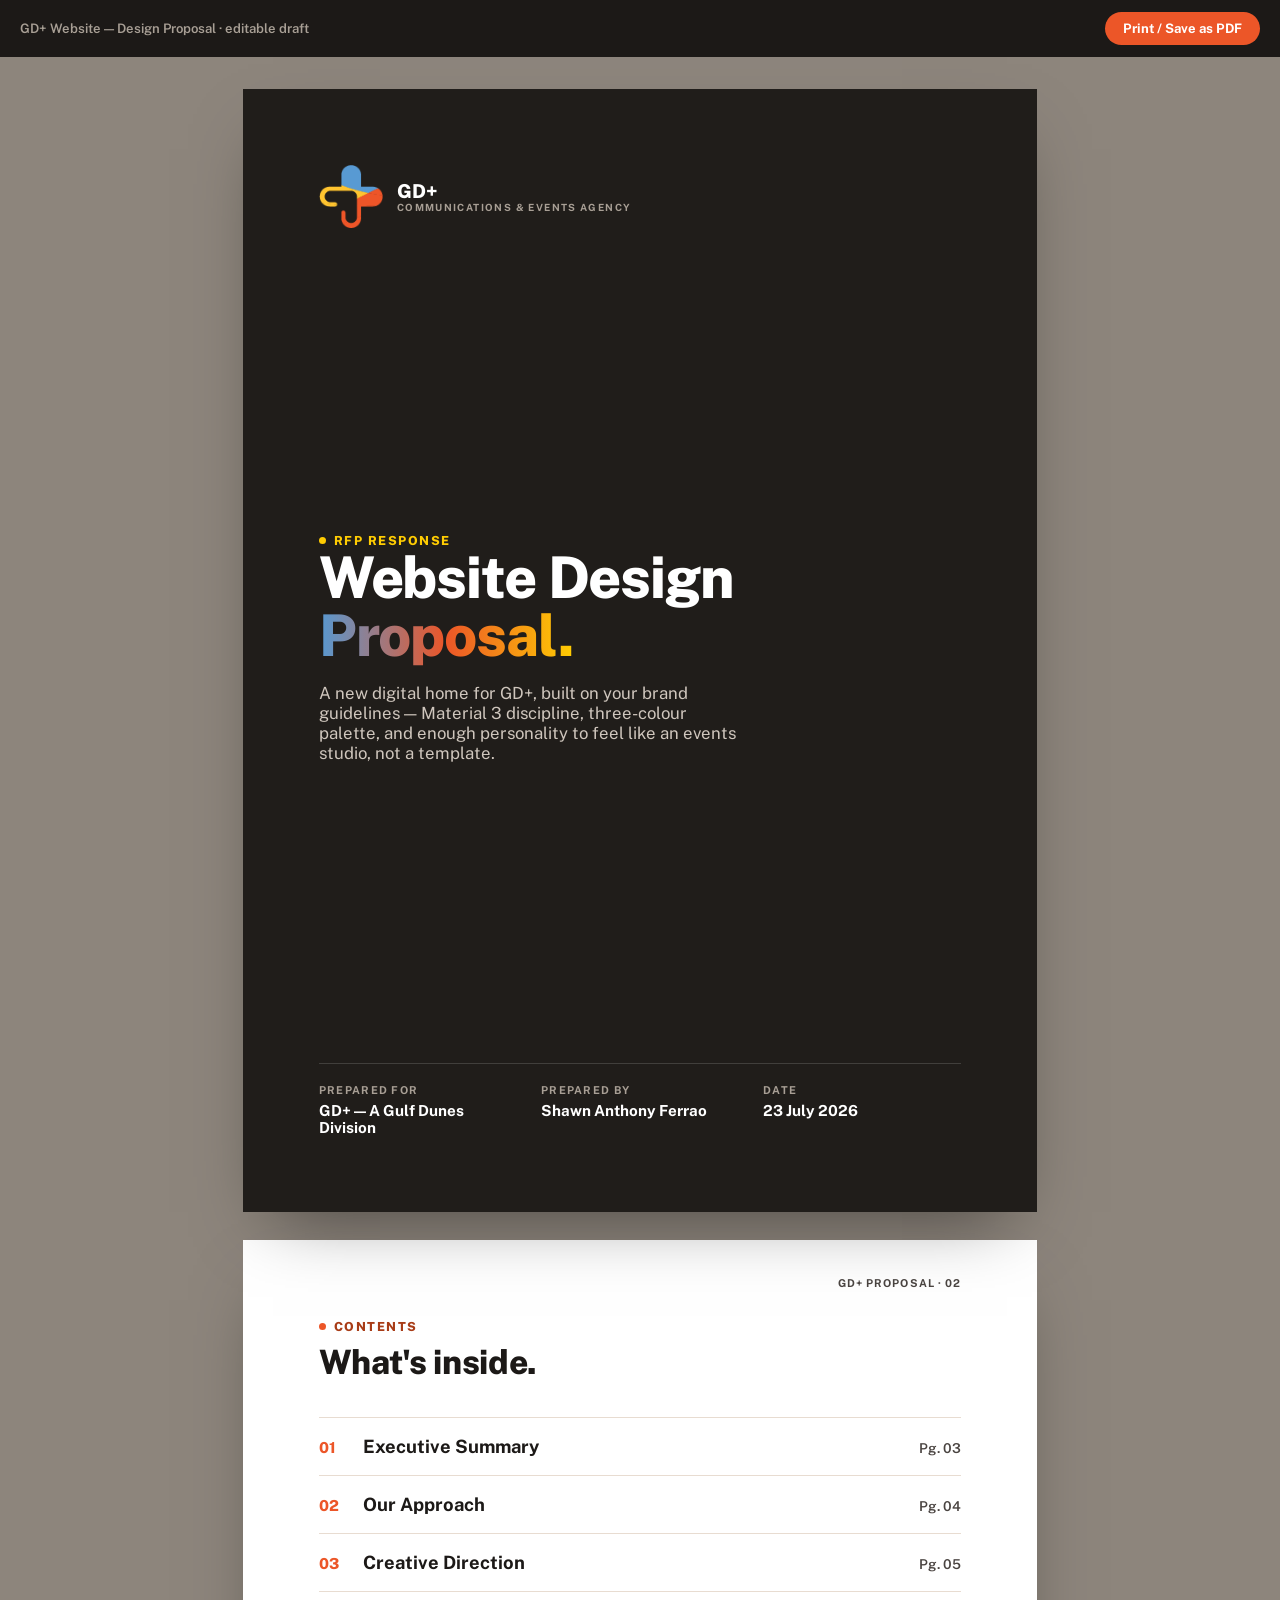
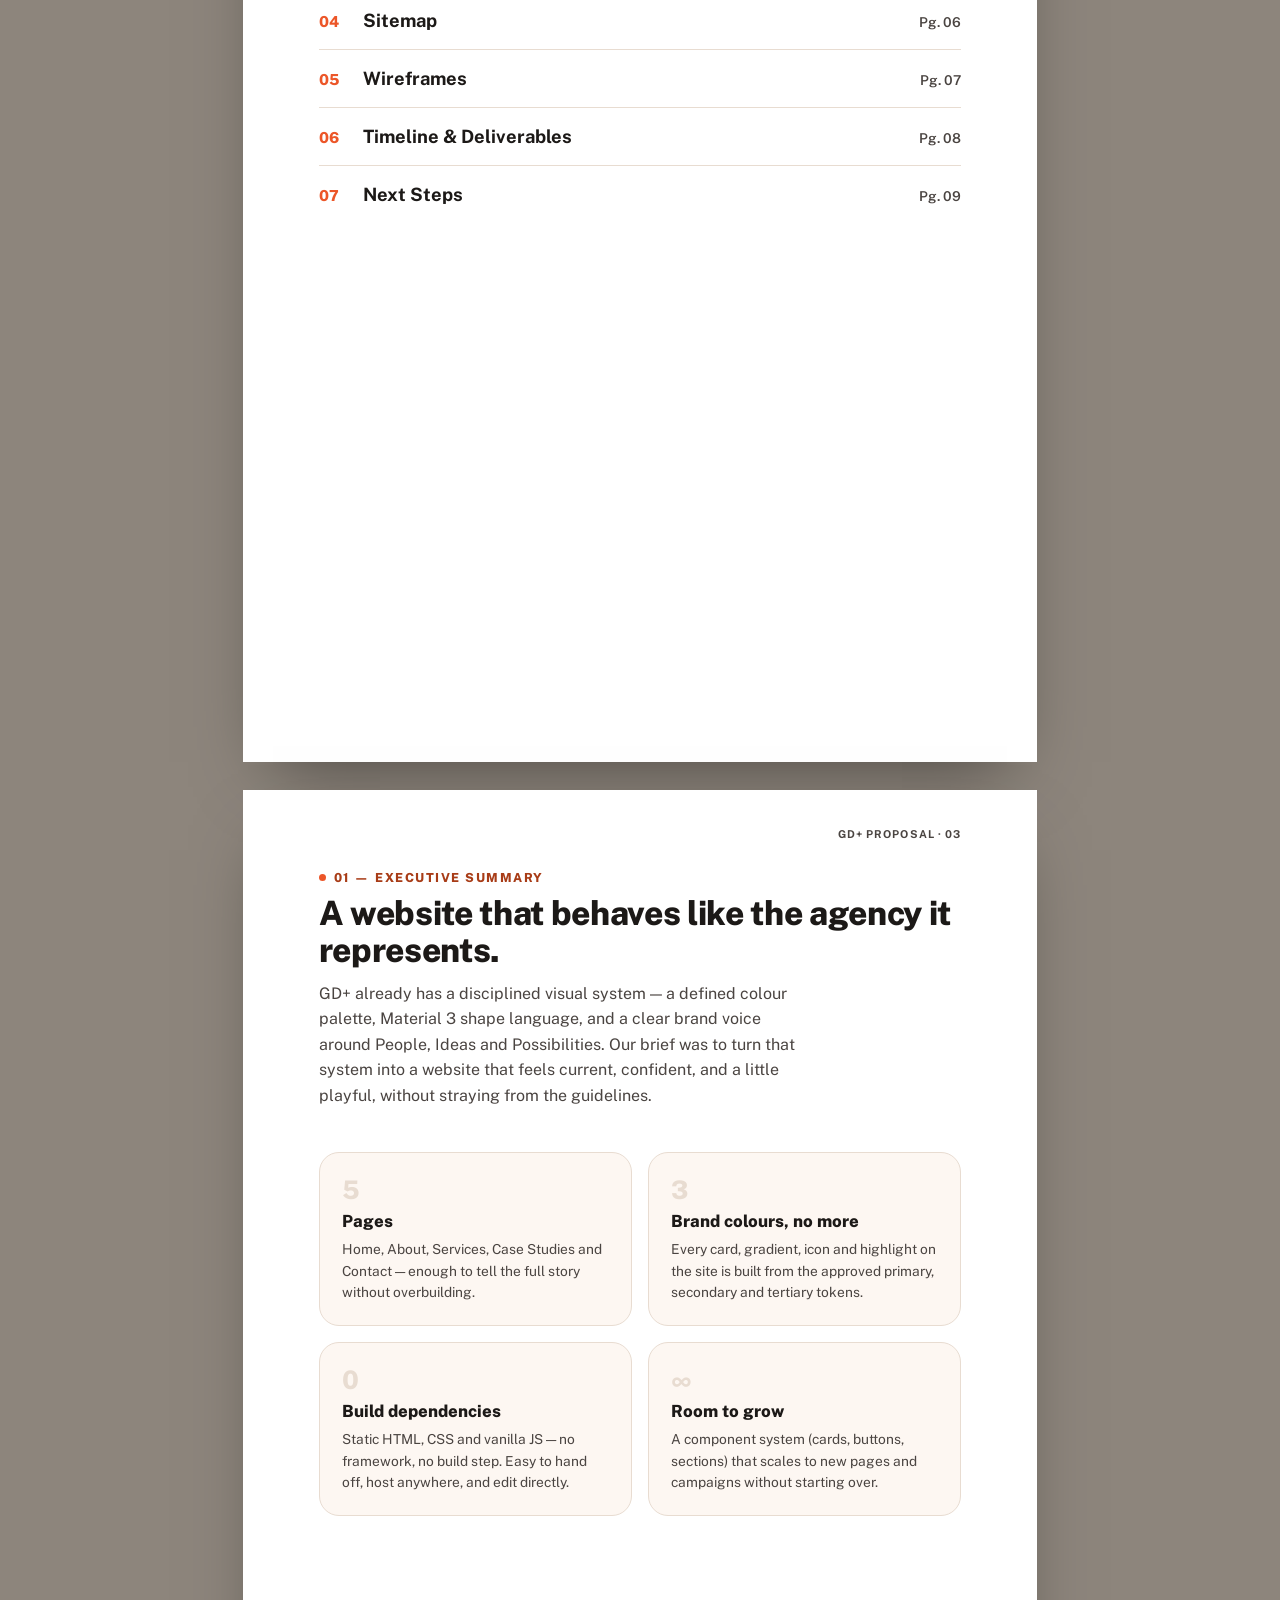
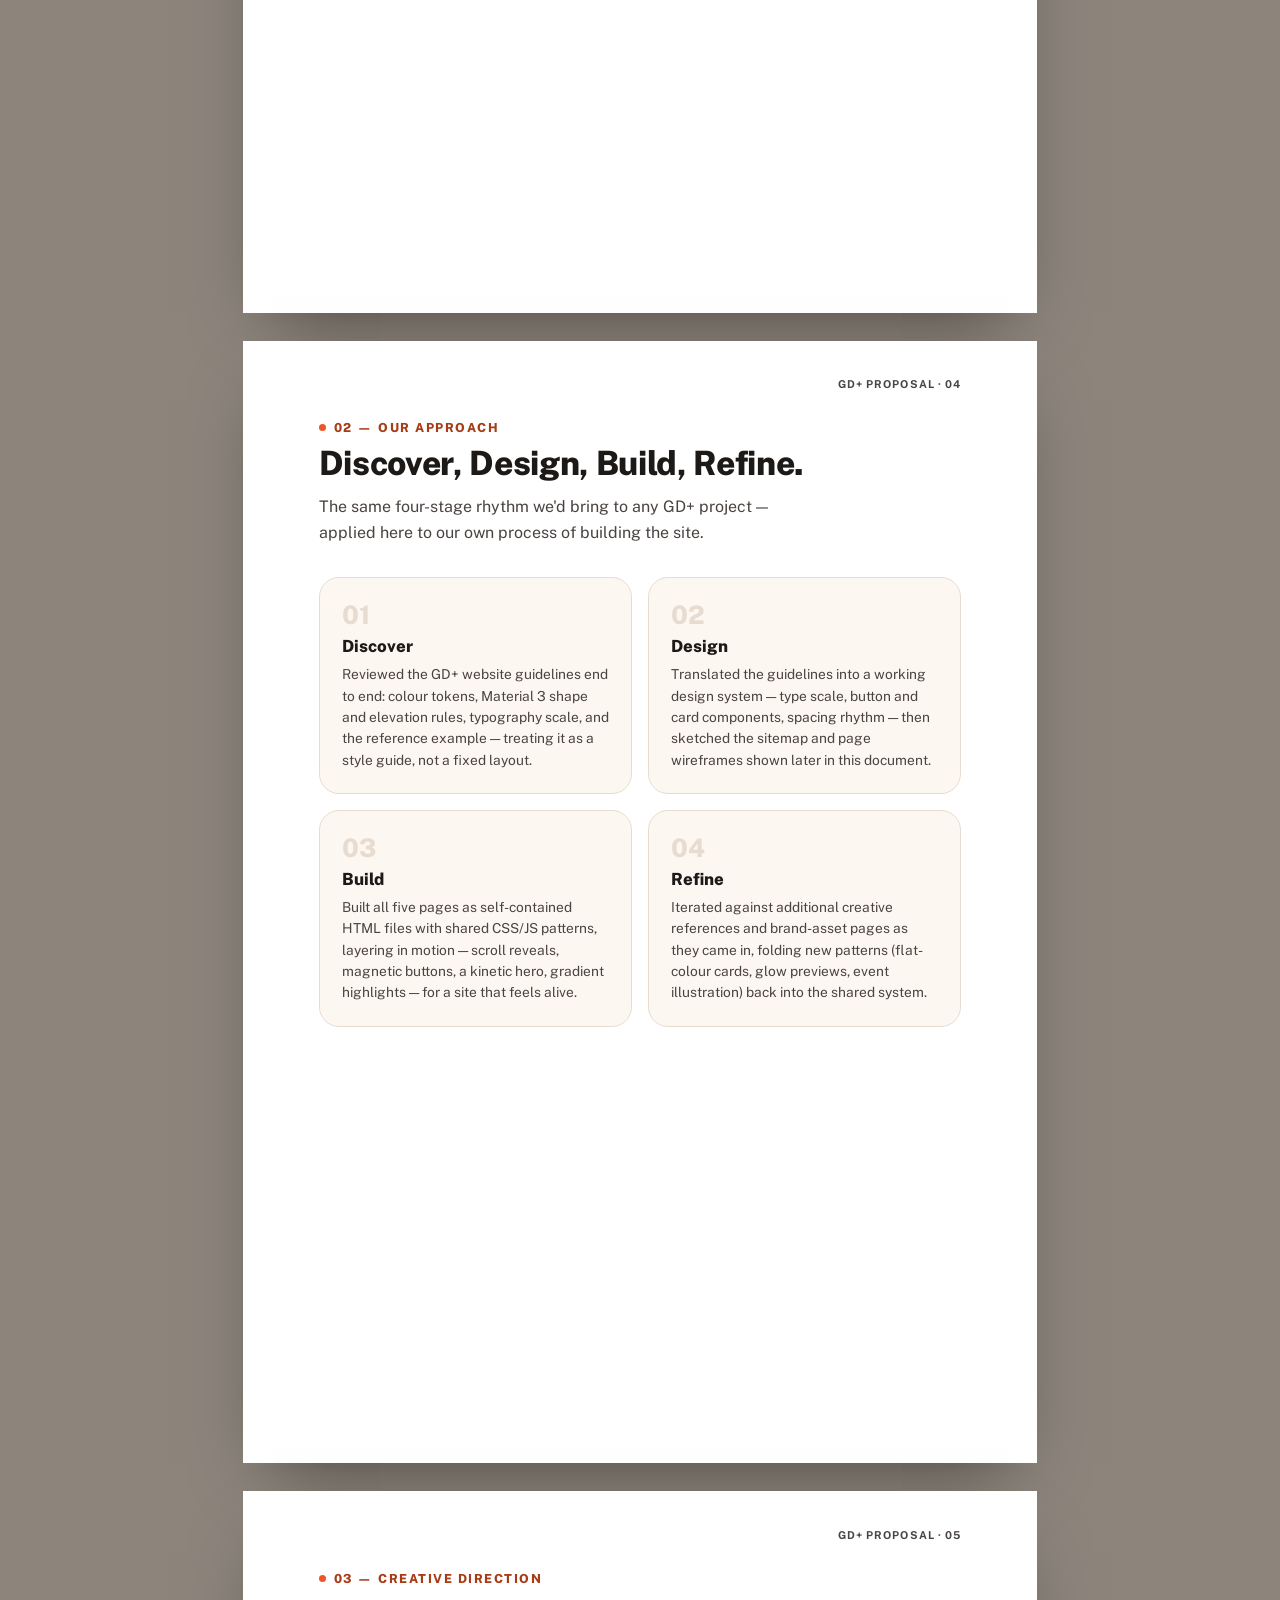
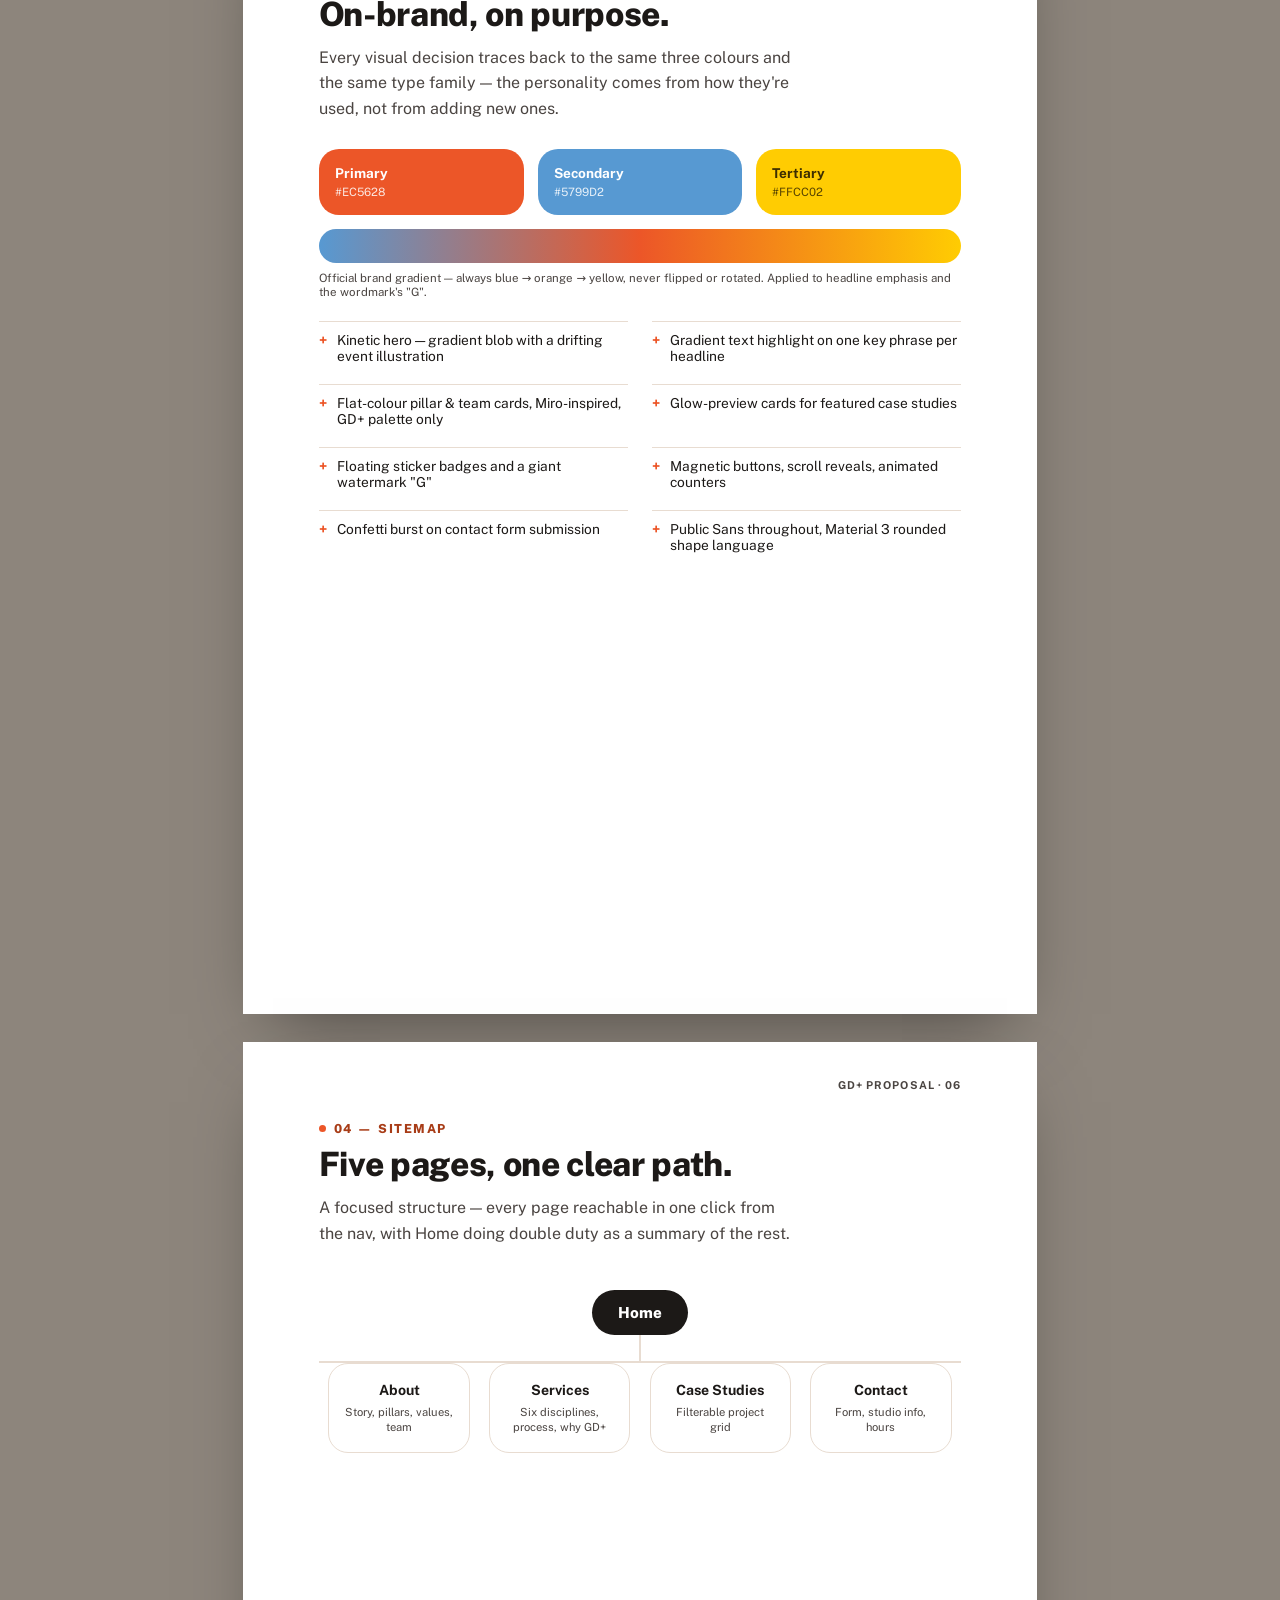
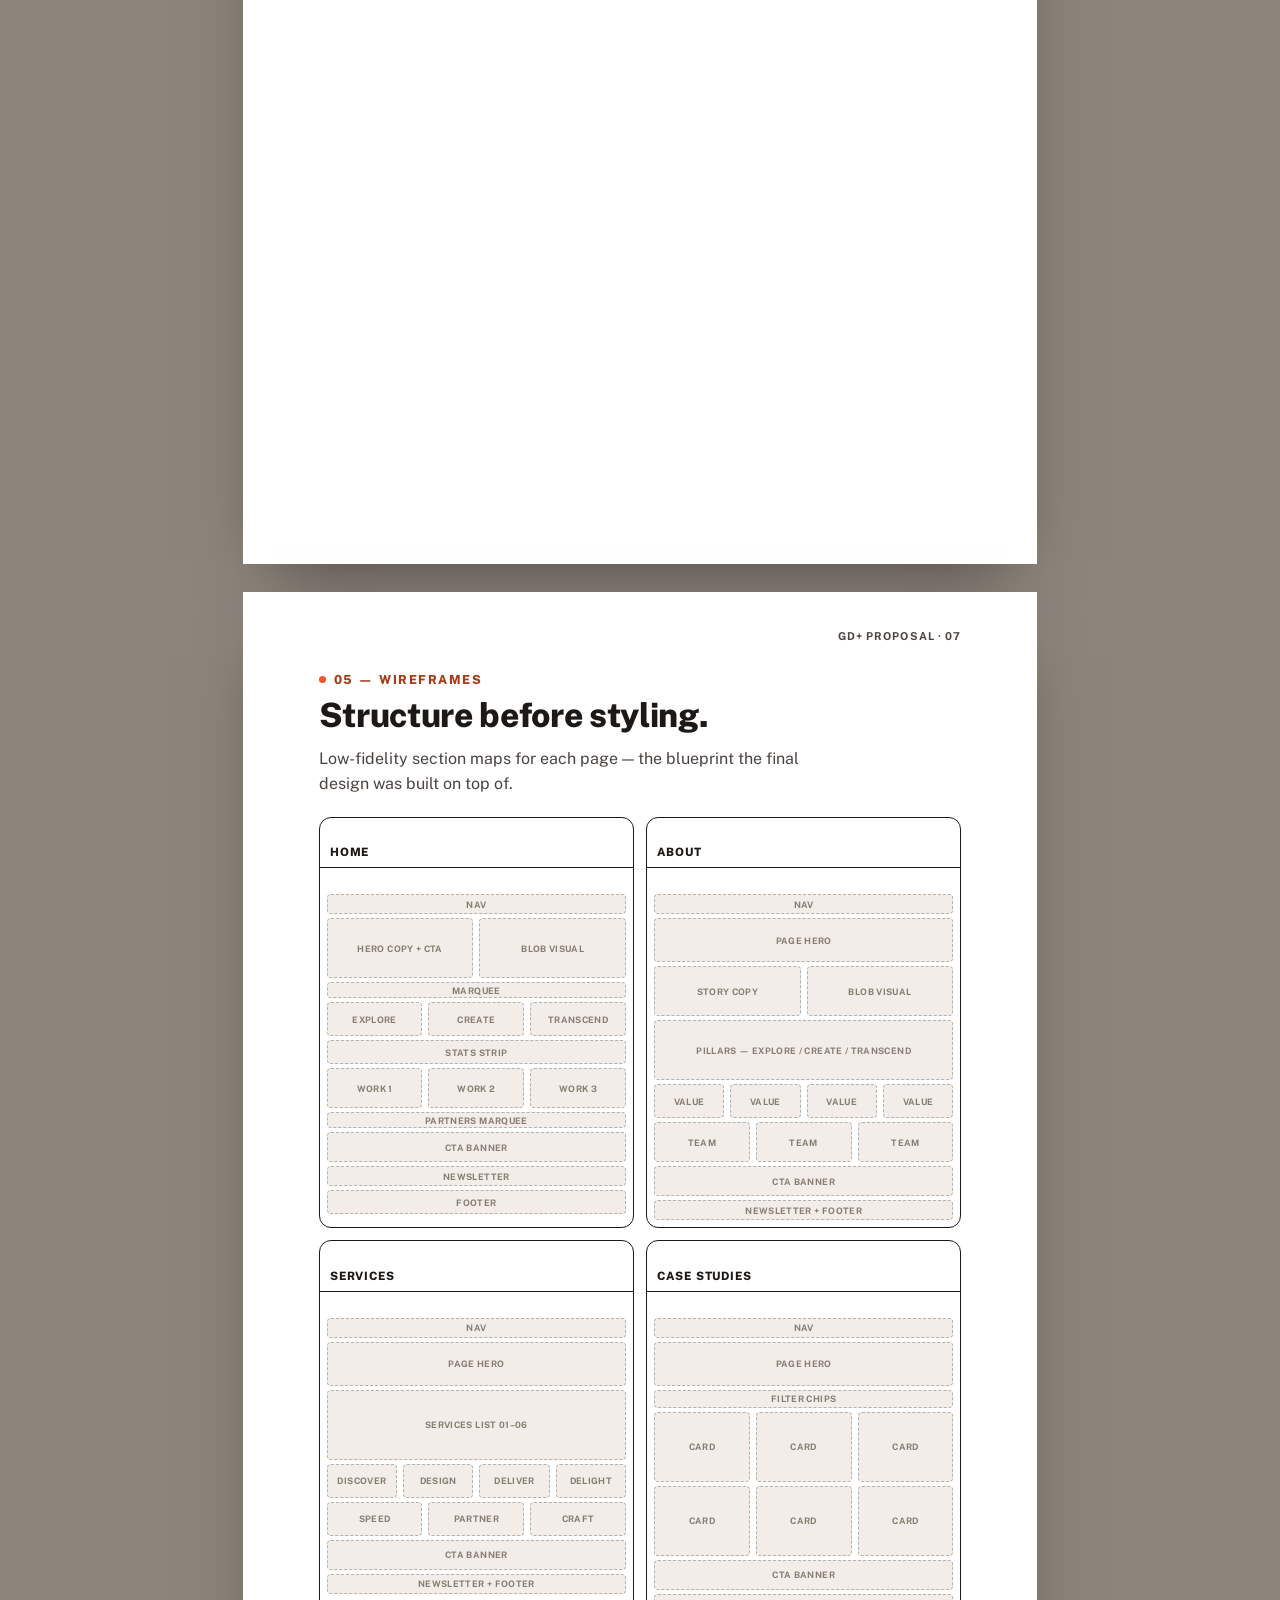
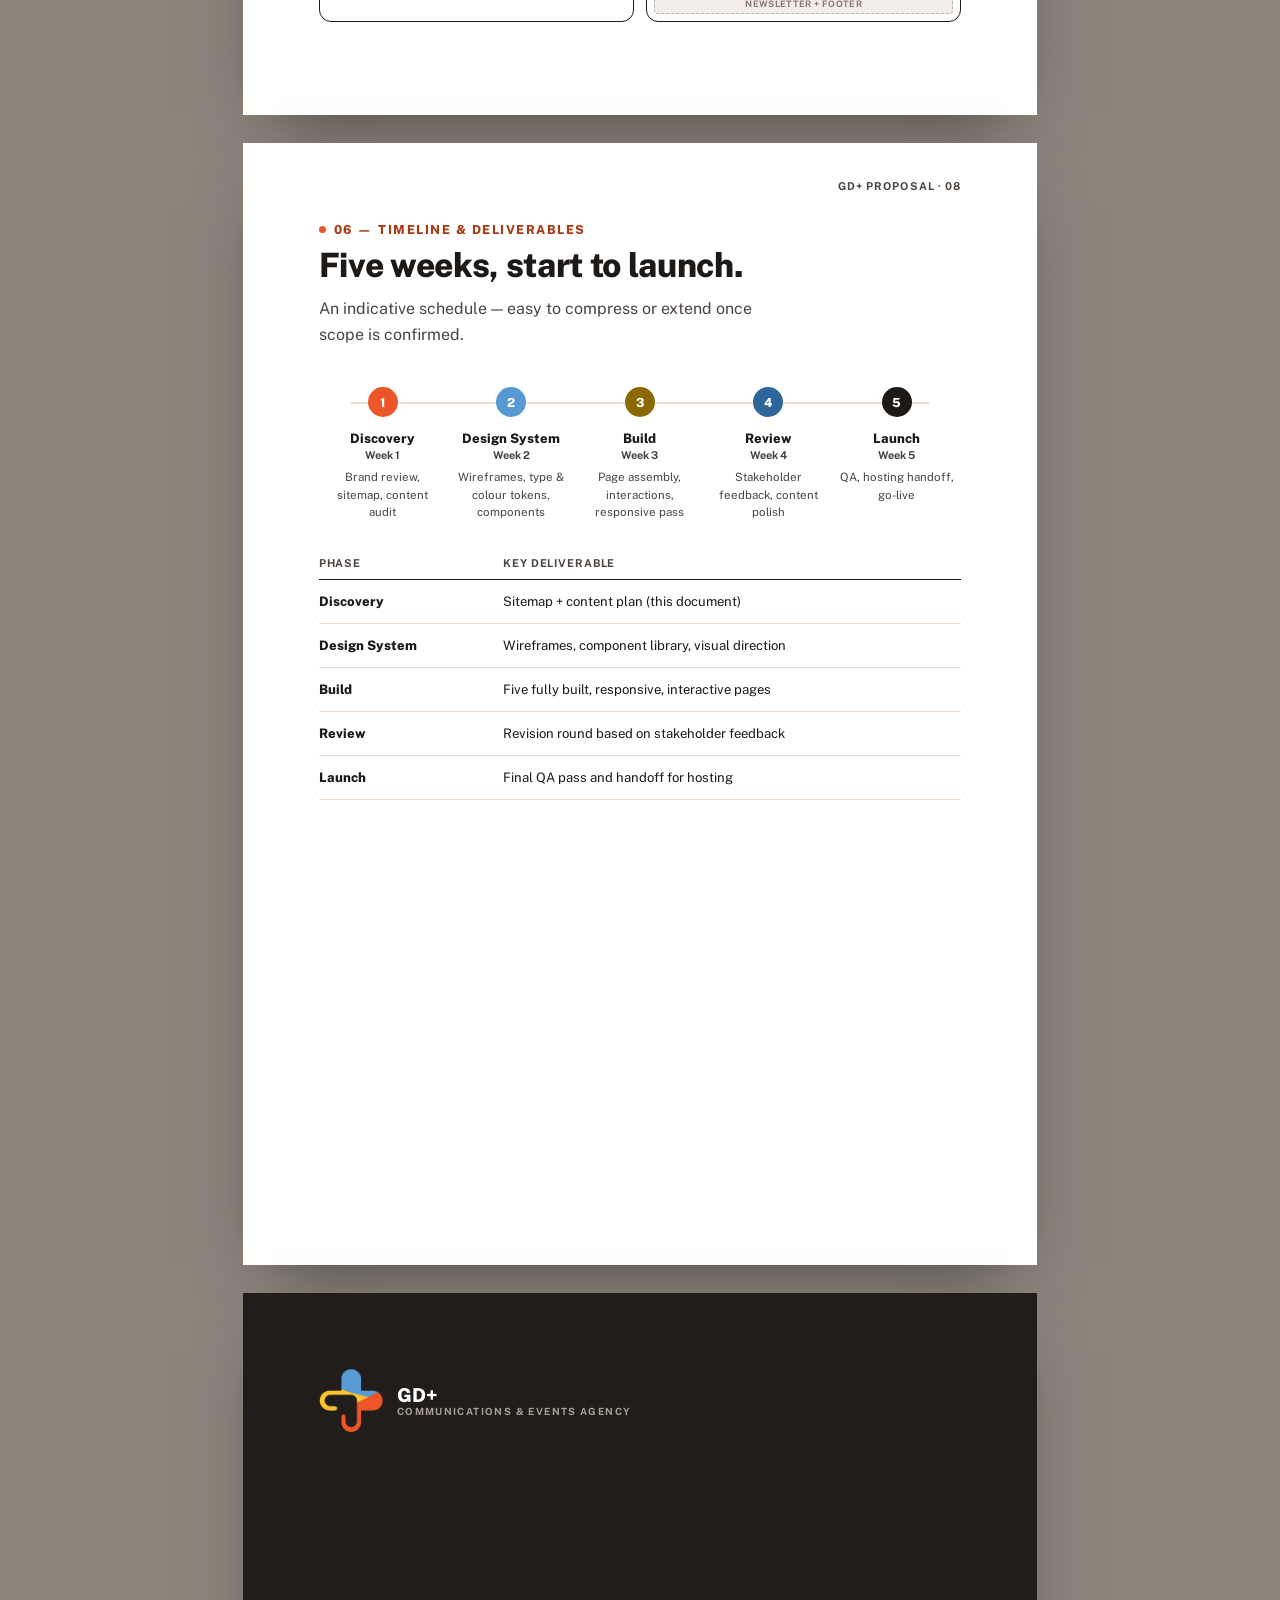
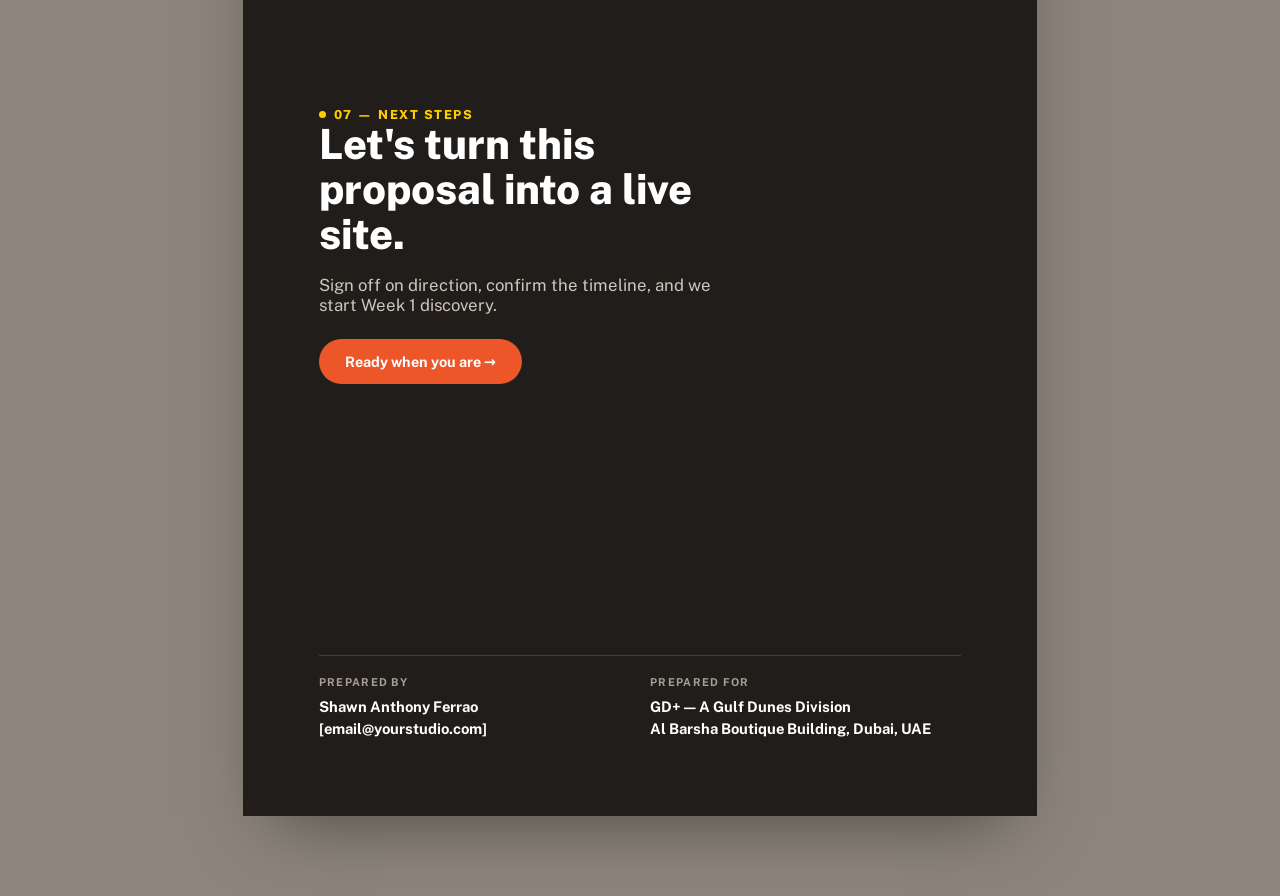
<file: proposal.html>
<!doctype html>
<html lang="en">
<head>
<meta charset="UTF-8">
<meta name="viewport" content="width=device-width, initial-scale=1.0">
<title>GD+ Website — Design Proposal</title>
<link rel="icon" href="data:image/svg+xml,%3Csvg xmlns='http://www.w3.org/2000/svg' viewBox='0 0 100 100'%3E%3Crect width='100' height='100' rx='24' fill='%23ec5628'/%3E%3Crect x='38' y='14' width='24' height='72' rx='12' fill='white'/%3E%3Crect x='14' y='38' width='72' height='24' rx='12' fill='white'/%3E%3C/svg%3E">
<style>
@import url('https://fonts.googleapis.com/css2?family=Public+Sans:ital,wght@0,400;0,500;0,600;0,700;0,800;1,600&display=swap');

:root{
  --c-primary: #ec5628;
  --c-primary-ink: #a83c17;
  --c-primary-light: #ffe3d6;
  --c-secondary: #5799d2;
  --c-secondary-ink: #2f6699;
  --c-secondary-light: #dcecfa;
  --c-tertiary: #ffcc02;
  --c-tertiary-ink: #8a6a00;
  --c-tertiary-light: #fff3c4;
  --c-ink: #1c1917;
  --c-ink-soft: #4a4441;
  --c-paper: #fdf7f2;
  --c-paper-alt: #ffffff;
  --c-surface: #f5ece4;
  --c-line: #e8dcd1;
  --c-dark: #201d1a;
  --r-sm: 12px;
  --r-md: 20px;
  --r-lg: 30px;
  --r-pill: 999px;
  --font: 'Public Sans', system-ui, sans-serif;
}
*,*::before,*::after{ box-sizing:border-box; }
body{
  margin:0;
  font-family:var(--font);
  background:#8d857c;
  color:var(--c-ink);
  -webkit-font-smoothing:antialiased;
}
img,svg{ display:block; max-width:100%; }
a{ color:inherit; }
h1,h2,h3,h4,p{ margin:0; }
ul{ margin:0; padding:0; list-style:none; }

/* ---------- doc chrome (screen only) ---------- */
.doc-topbar{
  position:sticky; top:0; z-index:50;
  background:var(--c-ink); color:#fff;
  padding:12px 20px;
  display:flex; align-items:center; justify-content:space-between;
  font-size:.82rem; font-weight:600;
}
.doc-topbar span{ color:#a89f95; }
.doc-topbar button{
  font-family:inherit; cursor:pointer;
  background:var(--c-primary); color:#fff; border:none;
  padding:9px 18px; border-radius:var(--r-pill); font-weight:700; font-size:.82rem;
}
.doc-wrap{ padding:32px 0 80px; display:flex; flex-direction:column; align-items:center; gap:28px; }

/* ---------- page frame (A4-ish, both screen + print) ---------- */
.doc-page{
  width:210mm;
  min-height:297mm;
  background:var(--c-paper-alt);
  padding:20mm;
  box-shadow:0 30px 70px -30px rgba(0,0,0,.5);
  position:relative;
  overflow:hidden;
}
.doc-page.dark{ background:var(--c-dark); color:#fff; }
.page-label{
  position:absolute; top:10mm; right:20mm;
  font-size:.68rem; font-weight:700; letter-spacing:.1em; text-transform:uppercase;
  color:var(--c-ink-soft);
}
.doc-page.dark .page-label{ color:#a89f95; }
.page-kicker{
  display:inline-flex; align-items:center; gap:8px;
  font-size:.78rem; font-weight:800; letter-spacing:.12em; text-transform:uppercase;
  color:var(--c-primary-ink);
}
.doc-page.dark .page-kicker{ color:var(--c-tertiary); }
.page-kicker::before{ content:''; width:7px; height:7px; border-radius:50%; background:var(--c-primary); }
.doc-page.dark .page-kicker::before{ background:var(--c-tertiary); }
.page-title{ font-size:2.1rem; font-weight:800; letter-spacing:-.01em; margin-top:10px; line-height:1.1; }
.page-sub{ font-size:1rem; color:var(--c-ink-soft); margin-top:12px; line-height:1.6; max-width:480px; }
.doc-page.dark .page-sub{ color:#cfc6bd; }

/* ---------- logo mark ---------- */
.logo-mark{ width:30px; height:30px; flex:none; display:block; object-fit:contain; }
.logo-mark.big{ width:64px; height:64px; }

/* ---------- cover ---------- */
.cover{ display:flex; flex-direction:column; justify-content:space-between; height:257mm; position:relative; z-index:1; }
.cover-floater{ position:absolute; border-radius:var(--r-pill); opacity:.5; }
.cover-floater::before,.cover-floater::after{ content:''; position:absolute; border-radius:var(--r-pill); background:#fff; opacity:.08; }
.cover-floater::before{ left:38%; right:38%; top:0; bottom:0; }
.cover-floater::after{ top:38%; bottom:38%; left:0; right:0; }
.cover-brand{ display:flex; align-items:center; gap:14px; }
.cover-brand b{ font-size:1.2rem; font-weight:800; }
.cover-brand small{ display:block; font-size:.62rem; font-weight:700; letter-spacing:.14em; color:#a89f95; text-transform:uppercase; }
.cover-title{ font-size:3.6rem; font-weight:800; line-height:1.02; letter-spacing:-.02em; max-width:520px; }
.cover-title .accent{ background:linear-gradient(90deg, var(--c-secondary), var(--c-primary), var(--c-tertiary)); -webkit-background-clip:text; background-clip:text; color:transparent; }
.cover-tagline{ font-size:1.05rem; color:#cfc6bd; margin-top:18px; max-width:420px; }
.cover-meta{ display:grid; grid-template-columns:repeat(3,1fr); gap:24px; border-top:1px solid rgba(255,255,255,.15); padding-top:20px; }
.cover-meta h4{ font-size:.68rem; letter-spacing:.12em; text-transform:uppercase; color:#a89f95; margin-bottom:6px; }
.cover-meta p{ font-weight:700; font-size:.95rem; }

/* ---------- table of contents ---------- */
.toc-list{ margin-top:36px; display:flex; flex-direction:column; }
.toc-row{ display:flex; align-items:baseline; gap:16px; padding:18px 0; border-top:1px solid var(--c-line); }
.toc-num{ font-weight:800; color:var(--c-primary); font-size:.95rem; width:28px; flex:none; }
.toc-name{ font-weight:700; font-size:1.15rem; flex:1; }
.toc-page{ color:var(--c-ink-soft); font-size:.85rem; font-weight:600; }

/* ---------- approach steps ---------- */
.approach-grid{ display:grid; grid-template-columns:1fr 1fr; gap:16px; margin-top:32px; }
.approach-card{ border:1px solid var(--c-line); border-radius:var(--r-md); padding:22px; background:var(--c-paper); }
.approach-card .num{ font-weight:800; font-size:1.6rem; color:var(--c-line); }
.approach-card h3{ font-size:1.05rem; font-weight:800; margin-top:6px; }
.approach-card p{ font-size:.86rem; color:var(--c-ink-soft); line-height:1.55; margin-top:8px; }

/* ---------- creative direction ---------- */
.swatch-row{ display:flex; gap:14px; margin-top:28px; }
.swatch{ flex:1; border-radius:var(--r-md); padding:16px; color:#fff; }
.swatch b{ display:block; font-size:.85rem; }
.swatch span{ display:block; font-size:.72rem; opacity:.85; margin-top:4px; }
.gradient-bar{ height:34px; border-radius:var(--r-pill); margin-top:14px; background:linear-gradient(90deg, var(--c-secondary), var(--c-primary), var(--c-tertiary)); }
.idea-list{ display:grid; grid-template-columns:1fr 1fr; gap:10px 24px; margin-top:22px; }
.idea-list li{ font-size:.86rem; padding:10px 0; border-top:1px solid var(--c-line); display:flex; gap:10px; }
.idea-list li::before{ content:'+'; color:var(--c-primary); font-weight:800; }

/* ---------- sitemap ---------- */
.sitemap{ margin-top:44px; display:flex; flex-direction:column; align-items:center; }
.sm-root{ background:var(--c-ink); color:#fff; padding:14px 26px; border-radius:var(--r-pill); font-weight:800; font-size:.95rem; }
.sm-line{ width:1.5px; height:26px; background:var(--c-line); }
.sm-branch{ display:flex; align-items:flex-start; justify-content:center; width:100%; gap:0; }
.sm-node-wrap{ display:flex; flex-direction:column; align-items:center; flex:1; }
.sm-hline{ width:100%; height:1.5px; background:var(--c-line); position:relative; top:0; }
.sm-node{ margin-top:0; background:var(--c-paper-alt); border:1.5px solid var(--c-line); border-radius:var(--r-md); padding:16px 14px; text-align:center; width:88%; }
.sm-node b{ font-size:.88rem; }
.sm-node p{ font-size:.7rem; color:var(--c-ink-soft); margin-top:6px; line-height:1.4; }

/* ---------- wireframes ---------- */
.wf-grid{ display:grid; grid-template-columns:1fr 1fr; gap:12px; margin-top:20px; }
.wf-frame{ border:1.5px solid var(--c-ink); border-radius:var(--r-sm); overflow:hidden; background:#fff; }
.wf-frame h5{ font-size:.72rem; font-weight:800; text-transform:uppercase; letter-spacing:.08em; padding:8px 10px; border-bottom:1.5px solid var(--c-ink); }
.wf-body{ padding:7px; display:flex; flex-direction:column; gap:4px; }
.wf-block{ border:1.5px dashed #b9b0a6; background:#f2ede8; border-radius:4px; display:flex; align-items:center; justify-content:center; font-size:.56rem; font-weight:700; color:#877d72; text-transform:uppercase; letter-spacing:.04em; padding:4px; text-align:center; }
.wf-row{ display:flex; gap:6px; }
.wf-row > .wf-block{ flex:1; }

/* ---------- timeline ---------- */
.timeline{ margin-top:40px; display:flex; position:relative; }
.timeline::before{ content:''; position:absolute; top:15px; left:5%; right:5%; height:2px; background:var(--c-line); }
.tl-step{ flex:1; text-align:center; position:relative; padding:0 6px; }
.tl-dot{ width:30px; height:30px; border-radius:50%; background:var(--c-ink); color:#fff; display:flex; align-items:center; justify-content:center; font-weight:800; font-size:.78rem; margin:0 auto; position:relative; z-index:1; }
.tl-step:nth-child(1) .tl-dot{ background:var(--c-primary); }
.tl-step:nth-child(2) .tl-dot{ background:var(--c-secondary); }
.tl-step:nth-child(3) .tl-dot{ background:var(--c-tertiary-ink); }
.tl-step:nth-child(4) .tl-dot{ background:var(--c-secondary-ink); }
.tl-step:nth-child(5) .tl-dot{ background:var(--c-ink); }
.tl-step h4{ font-size:.82rem; font-weight:800; margin-top:14px; }
.tl-step span{ display:block; font-size:.68rem; color:var(--c-ink-soft); margin-top:3px; font-weight:700; }
.tl-step p{ font-size:.72rem; color:var(--c-ink-soft); margin-top:8px; line-height:1.5; }

.deliv-table{ width:100%; border-collapse:collapse; margin-top:36px; font-size:.82rem; }
.deliv-table th{ text-align:left; font-size:.68rem; letter-spacing:.08em; text-transform:uppercase; color:var(--c-ink-soft); padding:0 0 10px; border-bottom:1.5px solid var(--c-ink); }
.deliv-table td{ padding:14px 0; border-bottom:1px solid var(--c-line); vertical-align:top; }
.deliv-table td:first-child{ font-weight:800; white-space:nowrap; padding-right:16px; }

/* ---------- closing ---------- */
.closing{ display:flex; flex-direction:column; justify-content:space-between; height:257mm; position:relative; z-index:1; }
.closing-title{ font-size:2.6rem; font-weight:800; line-height:1.08; max-width:460px; }
.cta-chip{ display:inline-flex; align-items:center; gap:10px; background:var(--c-primary); color:#fff; padding:14px 26px; border-radius:var(--r-pill); font-weight:700; font-size:.9rem; margin-top:24px; }
.contact-block{ display:grid; grid-template-columns:1fr 1fr; gap:20px; border-top:1px solid rgba(255,255,255,.15); padding-top:20px; }
.contact-block h4{ font-size:.68rem; letter-spacing:.12em; text-transform:uppercase; color:#a89f95; margin-bottom:8px; }
.contact-block p{ font-weight:700; font-size:.92rem; line-height:1.5; }

@media print{
  body{ background:#fff; }
  .doc-topbar{ display:none; }
  .doc-wrap{ padding:0; gap:0; }
  .doc-page{ box-shadow:none; width:auto; min-height:0; page-break-after:always; }
  * { -webkit-print-color-adjust:exact; print-color-adjust:exact; }
  @page{ size:A4; margin:0; }
}
@media screen and (max-width:900px){
  .doc-page{ width:100%; min-height:auto; padding:8vw; }
  .approach-grid, .wf-grid, .idea-list{ grid-template-columns:1fr; }
  .cover-meta, .contact-block{ grid-template-columns:1fr; }
  .timeline{ flex-direction:column; gap:22px; }
  .timeline::before{ display:none; }
}
</style>
</head>
<body>

<div class="doc-topbar">
  <span>GD+ Website — Design Proposal · editable draft</span>
  <button onclick="window.print()">Print / Save as PDF</button>
</div>

<div class="doc-wrap">

  <!-- COVER -->
  <section class="doc-page dark cover">
    <div class="cover-floater" style="width:220px; top:-60px; right:-60px;"></div>
    <div class="cover-floater" style="width:120px; bottom:10%; left:-40px;"></div>
    <div class="cover-brand">
      <img class="logo-mark big" src="[data-uri]" alt="GD+">
      <div>
        <b>GD+</b>
        <small>Communications &amp; Events Agency</small>
      </div>
    </div>
    <div>
      <span class="page-kicker">RFP Response</span>
      <h1 class="cover-title">Website Design<br><span class="accent">Proposal.</span></h1>
      <p class="cover-tagline">A new digital home for GD+, built on your brand guidelines — Material 3 discipline, three-colour palette, and enough personality to feel like an events studio, not a template.</p>
    </div>
    <div class="cover-meta">
      <div>
        <h4>Prepared for</h4>
        <p>GD+ — A Gulf Dunes Division</p>
      </div>
      <div>
        <h4>Prepared by</h4>
        <p>Shawn Anthony Ferrao</p>
      </div>
      <div>
        <h4>Date</h4>
        <p>23 July 2026</p>
      </div>
    </div>
  </section>

  <!-- TOC -->
  <section class="doc-page">
    <span class="page-label">GD+ Proposal · 02</span>
    <span class="page-kicker">Contents</span>
    <h2 class="page-title">What's inside.</h2>
    <div class="toc-list">
      <div class="toc-row"><span class="toc-num">01</span><span class="toc-name">Executive Summary</span><span class="toc-page">Pg. 03</span></div>
      <div class="toc-row"><span class="toc-num">02</span><span class="toc-name">Our Approach</span><span class="toc-page">Pg. 04</span></div>
      <div class="toc-row"><span class="toc-num">03</span><span class="toc-name">Creative Direction</span><span class="toc-page">Pg. 05</span></div>
      <div class="toc-row"><span class="toc-num">04</span><span class="toc-name">Sitemap</span><span class="toc-page">Pg. 06</span></div>
      <div class="toc-row"><span class="toc-num">05</span><span class="toc-name">Wireframes</span><span class="toc-page">Pg. 07</span></div>
      <div class="toc-row"><span class="toc-num">06</span><span class="toc-name">Timeline &amp; Deliverables</span><span class="toc-page">Pg. 08</span></div>
      <div class="toc-row"><span class="toc-num">07</span><span class="toc-name">Next Steps</span><span class="toc-page">Pg. 09</span></div>
    </div>
  </section>

  <!-- EXECUTIVE SUMMARY -->
  <section class="doc-page">
    <span class="page-label">GD+ Proposal · 03</span>
    <span class="page-kicker">01 — Executive Summary</span>
    <h2 class="page-title">A website that behaves like the agency it represents.</h2>
    <p class="page-sub">GD+ already has a disciplined visual system — a defined colour palette, Material 3 shape language, and a clear brand voice around People, Ideas and Possibilities. Our brief was to turn that system into a website that feels current, confident, and a little playful, without straying from the guidelines.</p>
    <div class="approach-grid" style="margin-top:44px;">
      <div class="approach-card">
        <div class="num">5</div>
        <h3>Pages</h3>
        <p>Home, About, Services, Case Studies and Contact — enough to tell the full story without overbuilding.</p>
      </div>
      <div class="approach-card">
        <div class="num">3</div>
        <h3>Brand colours, no more</h3>
        <p>Every card, gradient, icon and highlight on the site is built from the approved primary, secondary and tertiary tokens.</p>
      </div>
      <div class="approach-card">
        <div class="num">0</div>
        <h3>Build dependencies</h3>
        <p>Static HTML, CSS and vanilla JS — no framework, no build step. Easy to hand off, host anywhere, and edit directly.</p>
      </div>
      <div class="approach-card">
        <div class="num">∞</div>
        <h3>Room to grow</h3>
        <p>A component system (cards, buttons, sections) that scales to new pages and campaigns without starting over.</p>
      </div>
    </div>
  </section>

  <!-- APPROACH -->
  <section class="doc-page">
    <span class="page-label">GD+ Proposal · 04</span>
    <span class="page-kicker">02 — Our Approach</span>
    <h2 class="page-title">Discover, Design, Build, Refine.</h2>
    <p class="page-sub">The same four-stage rhythm we'd bring to any GD+ project — applied here to our own process of building the site.</p>
    <div class="approach-grid">
      <div class="approach-card">
        <div class="num">01</div>
        <h3>Discover</h3>
        <p>Reviewed the GD+ website guidelines end to end: colour tokens, Material 3 shape and elevation rules, typography scale, and the reference example — treating it as a style guide, not a fixed layout.</p>
      </div>
      <div class="approach-card">
        <div class="num">02</div>
        <h3>Design</h3>
        <p>Translated the guidelines into a working design system — type scale, button and card components, spacing rhythm — then sketched the sitemap and page wireframes shown later in this document.</p>
      </div>
      <div class="approach-card">
        <div class="num">03</div>
        <h3>Build</h3>
        <p>Built all five pages as self-contained HTML files with shared CSS/JS patterns, layering in motion — scroll reveals, magnetic buttons, a kinetic hero, gradient highlights — for a site that feels alive.</p>
      </div>
      <div class="approach-card">
        <div class="num">04</div>
        <h3>Refine</h3>
        <p>Iterated against additional creative references and brand-asset pages as they came in, folding new patterns (flat-colour cards, glow previews, event illustration) back into the shared system.</p>
      </div>
    </div>
  </section>

  <!-- CREATIVE DIRECTION -->
  <section class="doc-page">
    <span class="page-label">GD+ Proposal · 05</span>
    <span class="page-kicker">03 — Creative Direction</span>
    <h2 class="page-title">On-brand, on purpose.</h2>
    <p class="page-sub">Every visual decision traces back to the same three colours and the same type family — the personality comes from how they're used, not from adding new ones.</p>
    <div class="swatch-row">
      <div class="swatch" style="background:#ec5628;"><b>Primary</b><span>#EC5628</span></div>
      <div class="swatch" style="background:#5799d2;"><b>Secondary</b><span>#5799D2</span></div>
      <div class="swatch" style="background:#ffcc02; color:#3d2e00;"><b>Tertiary</b><span>#FFCC02</span></div>
    </div>
    <div class="gradient-bar"></div>
    <p style="font-size:.72rem; color:var(--c-ink-soft); margin-top:8px;">Official brand gradient — always blue → orange → yellow, never flipped or rotated. Applied to headline emphasis and the wordmark's "G".</p>
    <ul class="idea-list">
      <li>Kinetic hero — gradient blob with a drifting event illustration</li>
      <li>Gradient text highlight on one key phrase per headline</li>
      <li>Flat-colour pillar &amp; team cards, Miro-inspired, GD+ palette only</li>
      <li>Glow-preview cards for featured case studies</li>
      <li>Floating sticker badges and a giant watermark "G"</li>
      <li>Magnetic buttons, scroll reveals, animated counters</li>
      <li>Confetti burst on contact form submission</li>
      <li>Public Sans throughout, Material 3 rounded shape language</li>
    </ul>
  </section>

  <!-- SITEMAP -->
  <section class="doc-page">
    <span class="page-label">GD+ Proposal · 06</span>
    <span class="page-kicker">04 — Sitemap</span>
    <h2 class="page-title">Five pages, one clear path.</h2>
    <p class="page-sub">A focused structure — every page reachable in one click from the nav, with Home doing double duty as a summary of the rest.</p>
    <div class="sitemap">
      <div class="sm-root">Home</div>
      <div class="sm-line"></div>
      <div class="sm-branch">
        <div class="sm-node-wrap"><div class="sm-hline"></div><div class="sm-node"><b>About</b><p>Story, pillars, values, team</p></div></div>
        <div class="sm-node-wrap"><div class="sm-hline"></div><div class="sm-node"><b>Services</b><p>Six disciplines, process, why GD+</p></div></div>
        <div class="sm-node-wrap"><div class="sm-hline"></div><div class="sm-node"><b>Case Studies</b><p>Filterable project grid</p></div></div>
        <div class="sm-node-wrap"><div class="sm-hline"></div><div class="sm-node"><b>Contact</b><p>Form, studio info, hours</p></div></div>
      </div>
    </div>
  </section>

  <!-- WIREFRAMES -->
  <section class="doc-page">
    <span class="page-label">GD+ Proposal · 07</span>
    <span class="page-kicker">05 — Wireframes</span>
    <h2 class="page-title">Structure before styling.</h2>
    <p class="page-sub">Low-fidelity section maps for each page — the blueprint the final design was built on top of.</p>
    <div class="wf-grid">
      <div class="wf-frame">
        <h5>Home</h5>
        <div class="wf-body">
          <div class="wf-block" style="height:20px;">Nav</div>
          <div class="wf-row" style="height:60px;"><div class="wf-block">Hero copy + CTA</div><div class="wf-block">Blob visual</div></div>
          <div class="wf-block" style="height:16px;">Marquee</div>
          <div class="wf-row" style="height:34px;"><div class="wf-block">Explore</div><div class="wf-block">Create</div><div class="wf-block">Transcend</div></div>
          <div class="wf-block" style="height:24px;">Stats strip</div>
          <div class="wf-row" style="height:40px;"><div class="wf-block">Work 1</div><div class="wf-block">Work 2</div><div class="wf-block">Work 3</div></div>
          <div class="wf-block" style="height:16px;">Partners marquee</div>
          <div class="wf-block" style="height:30px;">CTA banner</div>
          <div class="wf-block" style="height:20px;">Newsletter</div>
          <div class="wf-block" style="height:24px;">Footer</div>
        </div>
      </div>
      <div class="wf-frame">
        <h5>About</h5>
        <div class="wf-body">
          <div class="wf-block" style="height:20px;">Nav</div>
          <div class="wf-block" style="height:44px;">Page hero</div>
          <div class="wf-row" style="height:50px;"><div class="wf-block">Story copy</div><div class="wf-block">Blob visual</div></div>
          <div class="wf-block" style="height:60px;">Pillars — Explore / Create / Transcend</div>
          <div class="wf-row" style="height:34px;"><div class="wf-block">Value</div><div class="wf-block">Value</div><div class="wf-block">Value</div><div class="wf-block">Value</div></div>
          <div class="wf-row" style="height:40px;"><div class="wf-block">Team</div><div class="wf-block">Team</div><div class="wf-block">Team</div></div>
          <div class="wf-block" style="height:30px;">CTA banner</div>
          <div class="wf-block" style="height:20px;">Newsletter + Footer</div>
        </div>
      </div>
      <div class="wf-frame">
        <h5>Services</h5>
        <div class="wf-body">
          <div class="wf-block" style="height:20px;">Nav</div>
          <div class="wf-block" style="height:44px;">Page hero</div>
          <div class="wf-block" style="height:70px;">Services list 01–06</div>
          <div class="wf-row" style="height:34px;"><div class="wf-block">Discover</div><div class="wf-block">Design</div><div class="wf-block">Deliver</div><div class="wf-block">Delight</div></div>
          <div class="wf-row" style="height:34px;"><div class="wf-block">Speed</div><div class="wf-block">Partner</div><div class="wf-block">Craft</div></div>
          <div class="wf-block" style="height:30px;">CTA banner</div>
          <div class="wf-block" style="height:20px;">Newsletter + Footer</div>
        </div>
      </div>
      <div class="wf-frame">
        <h5>Case Studies</h5>
        <div class="wf-body">
          <div class="wf-block" style="height:20px;">Nav</div>
          <div class="wf-block" style="height:44px;">Page hero</div>
          <div class="wf-block" style="height:18px;">Filter chips</div>
          <div class="wf-row" style="height:70px;"><div class="wf-block">Card</div><div class="wf-block">Card</div><div class="wf-block">Card</div></div>
          <div class="wf-row" style="height:70px;"><div class="wf-block">Card</div><div class="wf-block">Card</div><div class="wf-block">Card</div></div>
          <div class="wf-block" style="height:30px;">CTA banner</div>
          <div class="wf-block" style="height:20px;">Newsletter + Footer</div>
        </div>
      </div>
    </div>
  </section>

  <!-- TIMELINE -->
  <section class="doc-page">
    <span class="page-label">GD+ Proposal · 08</span>
    <span class="page-kicker">06 — Timeline &amp; Deliverables</span>
    <h2 class="page-title">Five weeks, start to launch.</h2>
    <p class="page-sub">An indicative schedule — easy to compress or extend once scope is confirmed.</p>
    <div class="timeline">
      <div class="tl-step"><div class="tl-dot">1</div><h4>Discovery</h4><span>Week 1</span><p>Brand review, sitemap, content audit</p></div>
      <div class="tl-step"><div class="tl-dot">2</div><h4>Design System</h4><span>Week 2</span><p>Wireframes, type &amp; colour tokens, components</p></div>
      <div class="tl-step"><div class="tl-dot">3</div><h4>Build</h4><span>Week 3</span><p>Page assembly, interactions, responsive pass</p></div>
      <div class="tl-step"><div class="tl-dot">4</div><h4>Review</h4><span>Week 4</span><p>Stakeholder feedback, content polish</p></div>
      <div class="tl-step"><div class="tl-dot">5</div><h4>Launch</h4><span>Week 5</span><p>QA, hosting handoff, go-live</p></div>
    </div>
    <table class="deliv-table">
      <tr><th>Phase</th><th>Key deliverable</th></tr>
      <tr><td>Discovery</td><td>Sitemap + content plan (this document)</td></tr>
      <tr><td>Design System</td><td>Wireframes, component library, visual direction</td></tr>
      <tr><td>Build</td><td>Five fully built, responsive, interactive pages</td></tr>
      <tr><td>Review</td><td>Revision round based on stakeholder feedback</td></tr>
      <tr><td>Launch</td><td>Final QA pass and handoff for hosting</td></tr>
    </table>
  </section>

  <!-- CLOSING -->
  <section class="doc-page dark closing">
    <div class="cover-floater" style="width:200px; bottom:-60px; right:-40px;"></div>
    <div class="cover-brand">
      <img class="logo-mark big" src="[data-uri]" alt="GD+">
      <div><b>GD+</b><small>Communications &amp; Events Agency</small></div>
    </div>
    <div>
      <span class="page-kicker">07 — Next Steps</span>
      <h2 class="closing-title">Let's turn this proposal into a live site.</h2>
      <p class="cover-tagline">Sign off on direction, confirm the timeline, and we start Week 1 discovery.</p>
      <div class="cta-chip">Ready when you are →</div>
    </div>
    <div class="contact-block">
      <div>
        <h4>Prepared by</h4>
        <p>Shawn Anthony Ferrao<br>[email@yourstudio.com]</p>
      </div>
      <div>
        <h4>Prepared for</h4>
        <p>GD+ — A Gulf Dunes Division<br>Al Barsha Boutique Building, Dubai, UAE</p>
      </div>
    </div>
  </section>

</div>
</body>
</html>
</file>
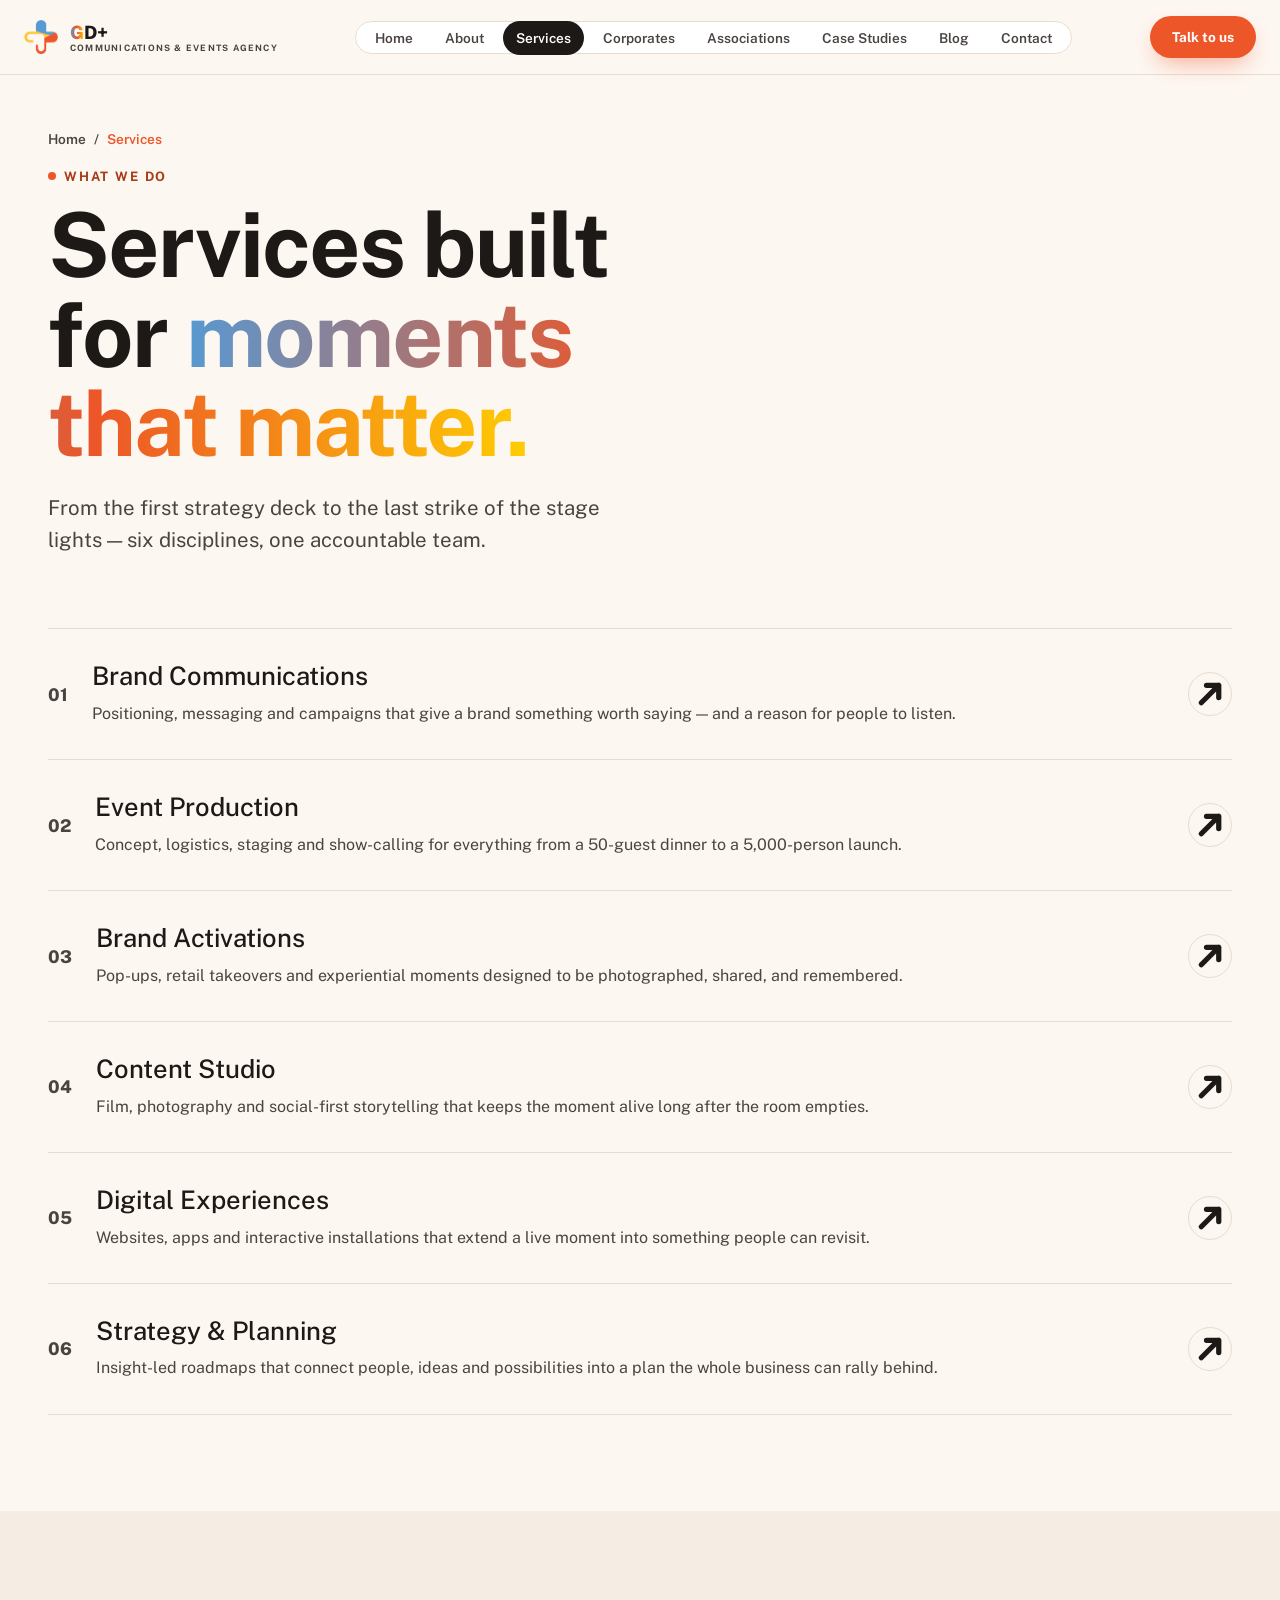
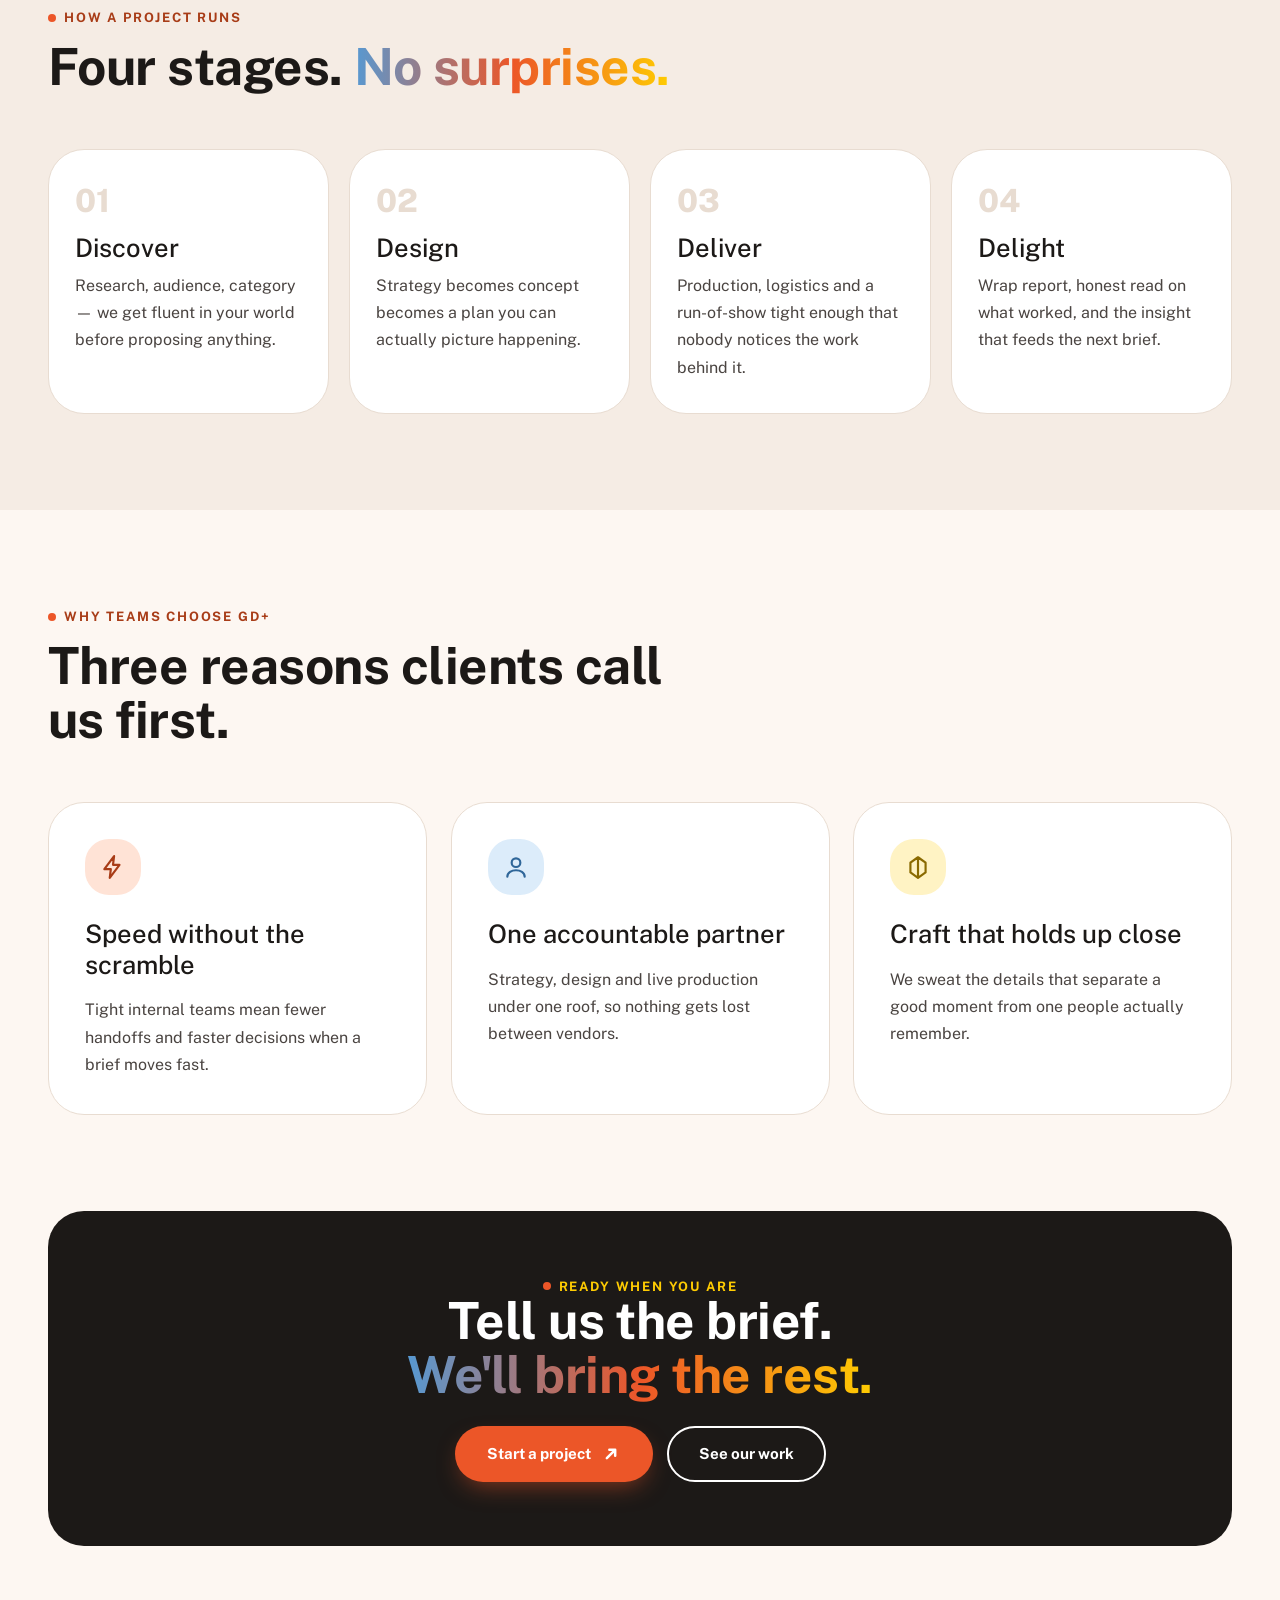
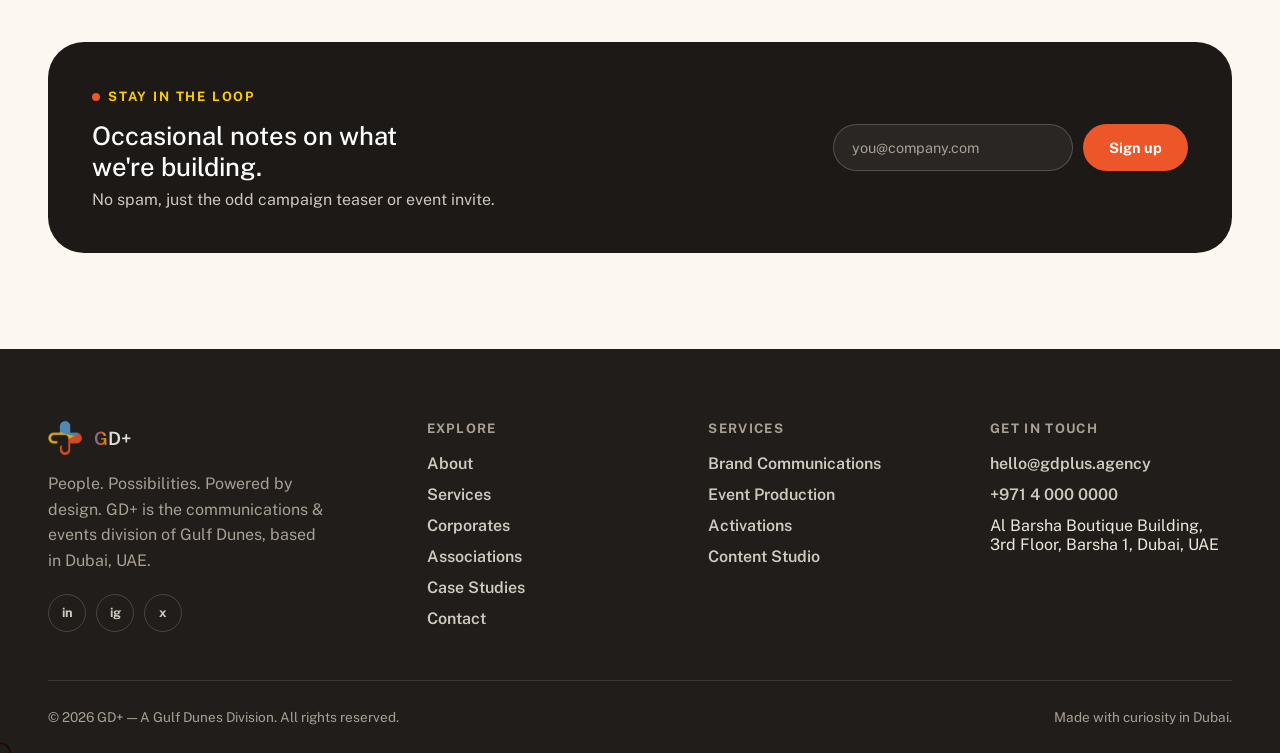
<file: services.html>
<!doctype html>
<html lang="en">
<head>
<meta charset="UTF-8">
<meta name="viewport" content="width=device-width, initial-scale=1.0">
<title>Services — GD+</title>
<meta name="description" content="From brand communications to full-scale event production — everything GD+ does, in one place.">
<link rel="icon" href="data:image/svg+xml,%3Csvg xmlns='http://www.w3.org/2000/svg' viewBox='0 0 100 100'%3E%3Crect width='100' height='100' rx='24' fill='%23ec5628'/%3E%3Crect x='38' y='14' width='24' height='72' rx='12' fill='white'/%3E%3Crect x='14' y='38' width='72' height='24' rx='12' fill='white'/%3E%3C/svg%3E">
<style>
/* ==========================================================================
   GD+ — Communications & Events Agency
   Design tokens derived from brand guidelines:
   Primary #ec5628 · Secondary #5799d2 · Tertiary #ffcc02
   Type: Public Sans · Material 3–inspired shape language, playful energy
   ========================================================================== */

@import url('https://fonts.googleapis.com/css2?family=Public+Sans:ital,wght@0,400;0,500;0,600;0,700;0,800;1,600&display=swap');

:root{
  /* brand */
  --c-primary: #ec5628;
  --c-primary-ink: #a83c17;
  --c-primary-light: #ffe3d6;
  --c-secondary: #5799d2;
  --c-secondary-ink: #2f6699;
  --c-secondary-light: #dcecfa;
  --c-tertiary: #ffcc02;
  --c-tertiary-ink: #8a6a00;
  --c-tertiary-light: #fff3c4;

  /* neutrals */
  --c-ink: #1c1917;
  --c-ink-soft: #4a4441;
  --c-paper: #fdf7f2;
  --c-paper-alt: #ffffff;
  --c-surface: #f5ece4;
  --c-line: #e8dcd1;
  --c-dark: #201d1a;
  --c-dark-surface: #2b2622;

  /* shape */
  --r-sm: 14px;
  --r-md: 24px;
  --r-lg: 36px;
  --r-pill: 999px;

  /* motion */
  --ease: cubic-bezier(.22,1,.36,1);

  /* type */
  --font: 'Public Sans', system-ui, sans-serif;
}

*,*::before,*::after{ box-sizing:border-box; }
html{ scroll-behavior:smooth; overflow-x:hidden; }
body{
  margin:0;
  font-family:var(--font);
  background:var(--c-paper);
  color:var(--c-ink);
  -webkit-font-smoothing:antialiased;
  overflow-x:hidden;
}
img,svg{ display:block; max-width:100%; }
a{ color:inherit; text-decoration:none; }
ul{ margin:0; padding:0; list-style:none; }
button{ font-family:inherit; cursor:pointer; }
h1,h2,h3,h4,p{ margin:0; }

.container{
  width:100%;
  max-width:1600px;
  margin:0 auto;
  padding:0 48px;
}
@media (max-width:760px){
  .container{ padding:0 24px; }
}
section{ position:relative; }

::selection{ background:var(--c-tertiary); color:var(--c-ink); }

/* ---------- type scale ---------- */
.eyebrow{
  display:inline-flex;
  align-items:center;
  gap:8px;
  font-size:13px;
  font-weight:700;
  letter-spacing:.14em;
  text-transform:uppercase;
  color:var(--c-primary-ink);
}
.eyebrow::before{
  content:'';
  width:8px;height:8px;
  border-radius:50%;
  background:var(--c-primary);
}
h1, .h1{
  font-size:clamp(2.8rem, 7vw, 7.5rem);
  font-weight:700;
  line-height:1;
  letter-spacing:-.02em;
}
.subtitle{
  font-size:clamp(2.2rem, 5.6vw, 6rem);
  font-weight:600;
  line-height:1.04;
  letter-spacing:-.01em;
}
h2, .h2{
  font-size:clamp(2rem, 4vw, 4rem);
  font-weight:700;
  line-height:1.05;
  letter-spacing:-.01em;
}
.subheading{
  font-size:clamp(1.5rem, 2.8vw, 2.625rem);
  font-weight:500;
  line-height:1.15;
}
h3, .h3{
  font-size:clamp(1.3rem, 2vw, 1.75rem);
  font-weight:500;
  line-height:1.2;
}
.lede{
  font-size:clamp(1.05rem, 1.6vw, 1.3125rem);
  line-height:1.55;
  color:var(--c-ink-soft);
  font-weight:400;
}
.body-text{ font-size:1rem; line-height:1.7; color:var(--c-ink-soft); font-weight:400; }
.caption{ font-size:1rem; line-height:1.5; color:var(--c-ink-soft); font-weight:400; }

/* ---------- buttons ---------- */
.btn{
  position:relative;
  display:inline-flex;
  align-items:center;
  gap:10px;
  padding:16px 30px;
  border-radius:var(--r-pill);
  font-weight:700;
  font-size:.95rem;
  border:2px solid transparent;
  transition:transform .35s var(--ease), box-shadow .35s var(--ease), background .25s, color .25s, border-color .25s;
  white-space:nowrap;
}
.btn-primary{
  background:var(--c-primary);
  color:#fff;
  box-shadow:0 10px 24px -8px rgba(236,86,40,.55);
}
.btn-primary:hover{ box-shadow:0 16px 34px -8px rgba(236,86,40,.65); transform:translateY(-2px); }
.btn-dark{
  background:var(--c-ink);
  color:#fff;
}
.btn-dark:hover{ background:var(--c-primary); transform:translateY(-2px); }
.btn-ghost{
  background:transparent;
  border-color:currentColor;
  color:var(--c-ink);
}
.btn-ghost:hover{ background:var(--c-ink); color:#fff; }
.btn-ghost.on-dark{ color:#fff; }
.btn-ghost.on-dark:hover{ background:#fff; color:var(--c-ink); }
.btn-arrow{
  display:inline-flex;
  width:20px; height:20px;
  transition:transform .35s var(--ease);
}
.btn:hover .btn-arrow{ transform:translateX(4px); }
.btn-sm{ padding:11px 20px; font-size:.85rem; }

/* ---------- header / nav ---------- */
.gdplus-header{
  position:sticky;
  top:0;
  left:0;
  width:100vw;
  margin-left:calc(50% - 50vw);
  z-index:100;
  background:rgba(253,247,242,.82);
  backdrop-filter:blur(14px) saturate(1.4);
  border-bottom:1px solid var(--c-line);
}
/* Full-bleed breakout: keeps these edge-to-edge even if a host page
   (e.g. a CMS embed) nests them inside a width-constrained container. */
.gdplus-footer,
.marquee,
.hero,
.section.on-dark,
.section.on-surface{
  width:100vw;
  margin-left:calc(50% - 50vw);
}
.nav{
  display:flex;
  align-items:center;
  justify-content:space-between;
  padding:16px 24px;
}
.brand{
  display:flex;
  align-items:center;
  gap:12px;
  font-weight:800;
  font-size:1.15rem;
  letter-spacing:-.01em;
}
.brand small{
  display:block;
  font-size:.55rem;
  font-weight:700;
  letter-spacing:.14em;
  color:var(--c-ink-soft);
  text-transform:uppercase;
}
.logo-mark{
  width:34px; height:34px;
  flex:none;
  display:block;
  object-fit:contain;
}

.nav-links{
  display:flex;
  align-items:center;
  gap:6px;
  padding:6px;
  background:var(--c-paper-alt);
  border-radius:var(--r-pill);
  border:1px solid var(--c-line);
}
.nav-links a{
  padding:9px 13px;
  border-radius:var(--r-pill);
  font-weight:600;
  font-size:.85rem;
  color:var(--c-ink-soft);
  white-space:nowrap;
  transition:background .25s, color .25s;
}
.nav-links a:hover{ background:var(--c-surface); color:var(--c-ink); }
.nav-links a.active{ background:var(--c-ink); color:#fff; }

.nav-actions{ display:flex; align-items:center; gap:12px; }
.nav-toggle{
  display:none;
  width:44px; height:44px;
  border-radius:var(--r-pill);
  border:1px solid var(--c-line);
  background:var(--c-paper-alt);
  align-items:center;
  justify-content:center;
  flex-direction:column;
  gap:5px;
}
.nav-toggle span{ width:18px; height:2px; background:var(--c-ink); border-radius:2px; transition:transform .3s, opacity .3s; }
.nav-toggle.is-open span:nth-child(1){ transform:translateY(7px) rotate(45deg); }
.nav-toggle.is-open span:nth-child(2){ opacity:0; }
.nav-toggle.is-open span:nth-child(3){ transform:translateY(-7px) rotate(-45deg); }

@media (max-width:1180px){
  .nav-links{
    position:fixed;
    inset:78px 16px auto 16px;
    flex-direction:column;
    align-items:stretch;
    padding:12px;
    gap:4px;
    box-shadow:0 24px 50px -20px rgba(28,25,23,.3);
    transform:translateY(-12px);
    opacity:0;
    pointer-events:none;
    transition:transform .3s var(--ease), opacity .3s var(--ease);
  }
  .nav-links.is-open{ transform:translateY(0); opacity:1; pointer-events:auto; }
  .nav-links a{ text-align:center; padding:14px; }
  .nav-toggle{ display:flex; }
  .nav-actions .btn-sm{ display:none; }
}

/* ---------- decorative floating plus marks ---------- */
.floater{
  position:absolute;
  z-index:0;
  opacity:.5;
  filter:blur(.3px);
  animation:floaty 9s ease-in-out infinite;
}
.floater::before,.floater::after{
  content:'';
  position:absolute;
  border-radius:var(--r-pill);
}
.floater.f-orange::before,.floater.f-orange::after{ background:var(--c-primary); }
.floater.f-blue::before,.floater.f-blue::after{ background:var(--c-secondary); }
.floater.f-gold::before,.floater.f-gold::after{ background:var(--c-tertiary); }
.floater::before{ left:38%; right:38%; top:0; bottom:0; }
.floater::after{ top:38%; bottom:38%; left:0; right:0; }
@keyframes floaty{
  0%,100%{ transform:translate(0,0) rotate(0deg); }
  50%{ transform:translate(-14px,18px) rotate(18deg); }
}

/* ---------- hero ---------- */
.hero{
  padding:64px 0 96px;
  overflow:hidden;
}
.hero-watermark{
  position:absolute;
  font-weight:800;
  font-size:min(48vw, 620px);
  line-height:1;
  color:var(--c-ink);
  opacity:.035;
  z-index:0;
  top:-14%;
  right:-3%;
  pointer-events:none;
  user-select:none;
}
.hero-inner{
  display:grid;
  gap:32px;
  position:relative;
  z-index:1;
}
.hero-rotator{
  display:inline-grid;
}
.hero-rotator span{
  grid-area:1/1;
  opacity:0;
  transform:translateY(14px);
  transition:opacity .5s var(--ease), transform .5s var(--ease);
  background:linear-gradient(90deg, var(--c-secondary), var(--c-primary), var(--c-tertiary));
  -webkit-background-clip:text;
  background-clip:text;
  color:transparent;
}
.hero-rotator span.is-active{ opacity:1; transform:translateY(0); }

.hero-scene{
  position:relative;
  width:100%;
  aspect-ratio:1/1;
  max-width:420px;
  margin:0 auto;
}
.hero-blob{
  position:absolute;
  inset:6%;
  border-radius:38% 62% 60% 40% / 45% 40% 60% 55%;
  background:linear-gradient(135deg, var(--c-secondary), var(--c-primary) 60%, var(--c-tertiary));
  animation:blobbing 10s ease-in-out infinite;
}
@keyframes blobbing{
  0%,100%{ border-radius:38% 62% 60% 40% / 45% 40% 60% 55%; transform:rotate(0deg) scale(1); }
  33%{ border-radius:55% 45% 40% 60% / 60% 55% 45% 40%; transform:rotate(8deg) scale(1.03); }
  66%{ border-radius:45% 55% 55% 45% / 40% 60% 40% 60%; transform:rotate(-6deg) scale(.98); }
}
.hero-illustration{
  position:absolute;
  inset:9%;
  filter:drop-shadow(0 16px 30px rgba(28,25,23,.25));
}
.hero-illustration svg{ width:100%; height:100%; }
.hero-illustration .spotlight{ animation:spotlightPulse 5s ease-in-out infinite; transform-origin:center top; }
.hero-illustration .confetti-bit{ animation:confettiDrift 3.6s ease-in-out infinite; transform-box:fill-box; transform-origin:center; }
.hero-illustration .confetti-bit:nth-child(2n){ animation-delay:-1.1s; }
.hero-illustration .confetti-bit:nth-child(3n){ animation-delay:-2.3s; }
@keyframes spotlightPulse{ 0%,100%{ opacity:.1; } 50%{ opacity:.22; } }
@keyframes confettiDrift{
  0%,100%{ transform:translateY(0) rotate(0deg); }
  50%{ transform:translateY(-6px) rotate(14deg); }
}

/* ---------- hero: full-bleed video header ---------- */
.hero--video{
  min-height:88vh;
  display:flex;
  align-items:flex-end;
  padding:64px 0 72px;
  color:#fff;
}
.hero-media{
  position:absolute;
  inset:0;
  z-index:0;
  overflow:hidden;
  background:var(--c-dark);
}
.hero-video{
  position:absolute; inset:0;
  width:100%; height:100%;
  object-fit:cover;
  z-index:2;
}
.hero-yt-wrap{
  position:absolute; inset:0;
  z-index:2;
  overflow:hidden;
  pointer-events:none;
  background:var(--c-dark);
}
.hero-yt-wrap iframe{
  position:absolute; top:50%; left:50%;
  width:177.78vh; height:100vh;
  min-width:100%; min-height:56.25vw;
  transform:translate(-50%,-50%);
  border:0;
}
.hero-fallback-bg{
  position:absolute; inset:-10%;
  background:linear-gradient(135deg, var(--c-secondary), var(--c-primary) 55%, var(--c-tertiary));
  background-size:220% 220%;
  animation:heroGradientDrift 16s ease-in-out infinite;
  z-index:1;
}
@keyframes heroGradientDrift{
  0%,100%{ background-position:0% 30%; }
  50%{ background-position:100% 70%; }
}
.hero-fallback-scene{
  position:absolute;
  inset:-6%;
  opacity:.14;
  mix-blend-mode:soft-light;
  z-index:1;
}
.hero-fallback-scene svg{ width:100%; height:100%; }
.hero-scrim{
  position:absolute; inset:0;
  background:rgba(28,25,23,.5);
  z-index:3;
}
.hero--video .hero-inner{
  position:relative;
  z-index:1;
  display:block;
  max-width:740px;
}
.hero--video .eyebrow{ color:#fff; }
.hero--video .eyebrow::before{ background:var(--c-tertiary); }
.hero--video h1{ color:#fff; font-size:clamp(2.6rem, 4.4vw, 4.5rem); line-height:1.05; }
.hero--video .lede{ color:rgba(255,255,255,.84); }
.hero--video .sticker{
  background:rgba(28,25,23,.5);
  border-color:rgba(255,255,255,.18);
  color:#fff;
  backdrop-filter:blur(10px);
  z-index:1;
}
.hero--video .sticker b{ color:var(--c-tertiary); }
.hero-watermark.on-video{ opacity:.07; color:#fff; }
.hero--video .hero-rotator span{
  background:none;
  -webkit-text-fill-color:#fff;
  color:#fff;
  text-shadow:0 4px 24px rgba(0,0,0,.35);
}
.hero-play{
  position:absolute;
  z-index:1;
  display:inline-flex;
  align-items:center;
  gap:10px;
  background:rgba(255,255,255,.14);
  border:1px solid rgba(255,255,255,.35);
  color:#fff;
  text-decoration:none;
  padding:10px 18px 10px 10px;
  border-radius:var(--r-pill);
  font-weight:700;
  font-size:.82rem;
  backdrop-filter:blur(10px);
  cursor:pointer;
  transition:background .2s ease, border-color .2s ease;
}
.hero-play:hover{
  background:rgba(255,255,255,.24);
  border-color:rgba(255,255,255,.5);
}
.hero-play .dot{
  width:30px; height:30px; border-radius:50%;
  background:#fff; color:var(--c-ink);
  display:flex; align-items:center; justify-content:center;
  flex:none;
}
@media (max-width:760px){
  .hero--video{ min-height:78vh; align-items:center; }
  .hero-play{ display:none; }
}

@media (min-width:860px){
  .hero-inner{ grid-template-columns:1.1fr .9fr; align-items:center; }
}

/* ---------- marquee ---------- */
.marquee{
  border-top:1px solid var(--c-line);
  border-bottom:1px solid var(--c-line);
  background:var(--c-primary);
  padding:22px 0;
  overflow:hidden;
}
.marquee-track{
  display:flex;
  width:max-content;
  gap:48px;
  animation:marquee 26s linear infinite;
}
.marquee:hover .marquee-track{ animation-play-state:paused; }
.marquee-track span{
  font-size:1.4rem;
  font-weight:800;
  color:#fff;
  white-space:nowrap;
  display:flex;
  align-items:center;
  gap:16px;
  text-transform:uppercase;
  letter-spacing:.02em;
}
.marquee-track span em{
  font-style:normal;
  color:var(--c-tertiary);
}
@keyframes marquee{
  from{ transform:translateX(0); }
  to{ transform:translateX(-50%); }
}
.marquee.light{ background:var(--c-paper-alt); }
.marquee.light .marquee-track span{ color:var(--c-ink-soft); font-size:1.1rem; font-weight:700; }
.marquee.light .marquee-track span em{ color:var(--c-primary); }

/* ---------- sections ---------- */
.section{ padding:96px 0; }
.section-head{
  display:flex;
  flex-wrap:wrap;
  justify-content:space-between;
  align-items:flex-end;
  gap:24px;
  margin-bottom:56px;
}
.section-head h2{ margin-top:14px; max-width:640px; }
.section-head .lede{ max-width:420px; }
.section.on-dark{ background:var(--c-dark); color:#fff; }
.section.on-dark .lede{ color:#cfc6bd; }
.section.on-surface{ background:var(--c-surface); }

/* ---------- pillar / feature cards ---------- */
.grid-3{ display:grid; gap:24px; grid-template-columns:repeat(3,1fr); }
.grid-2{ display:grid; gap:24px; grid-template-columns:repeat(auto-fit,minmax(320px,1fr)); }
@media (max-width:900px){
  .grid-3{ grid-template-columns:1fr; }
}

.card{
  background:var(--c-paper-alt);
  border:1px solid var(--c-line);
  border-radius:var(--r-lg);
  padding:36px;
  transition:transform .4s var(--ease), box-shadow .4s var(--ease), border-color .4s;
  will-change:transform;
}
.card:hover{
  box-shadow:0 30px 60px -30px rgba(28,25,23,.35);
  border-color:transparent;
}
.card-icon{
  width:56px; height:56px;
  border-radius:var(--r-md);
  display:flex; align-items:center; justify-content:center;
  margin-bottom:24px;
  font-size:1.5rem;
}
.card-icon.orange{ background:var(--c-primary-light); color:var(--c-primary-ink); }
.card-icon.blue{ background:var(--c-secondary-light); color:var(--c-secondary-ink); }
.card-icon.gold{ background:var(--c-tertiary-light); color:var(--c-tertiary-ink); }
.card h3{ margin-bottom:12px; }
.card-tag{
  display:inline-block;
  font-size:.72rem;
  font-weight:800;
  letter-spacing:.1em;
  text-transform:uppercase;
  padding:5px 12px;
  border-radius:var(--r-pill);
  margin-bottom:16px;
}
.card-tag.orange{ background:var(--c-primary-light); color:var(--c-primary-ink); }
.card-tag.blue{ background:var(--c-secondary-light); color:var(--c-secondary-ink); }
.card-tag.gold{ background:var(--c-tertiary-light); color:var(--c-tertiary-ink); }

/* ---------- flat colour "block" cards (Miro-style) ---------- */
.card.tone-orange{ background:var(--c-primary); border-color:transparent; color:#fff; }
.card.tone-blue{ background:var(--c-secondary); border-color:transparent; color:#0c2338; }
.card.tone-gold{ background:var(--c-tertiary); border-color:transparent; color:#3d2e00; }
.card.tone-orange .body-text{ color:rgba(255,255,255,.85); }
.card.tone-blue .body-text{ color:rgba(12,35,56,.72); }
.card.tone-gold .body-text{ color:rgba(61,46,0,.75); }
.card.tone-orange .card-icon,
.card.tone-blue .card-icon,
.card.tone-gold .card-icon{ background:rgba(255,255,255,.28); color:inherit; }
.card.tone-orange .card-tag,
.card.tone-blue .card-tag,
.card.tone-gold .card-tag{ background:rgba(255,255,255,.3); color:inherit; }

/* ---------- stats ---------- */
.stats{
  display:grid;
  gap:24px;
  grid-template-columns:repeat(4,1fr);
  text-align:center;
}
@media (max-width:760px){
  .stats{ grid-template-columns:repeat(2,1fr); gap:32px 24px; }
}
.stat b{
  display:block;
  font-size:clamp(2.2rem,4vw,3.4rem);
  font-weight:800;
  background:linear-gradient(90deg, var(--c-secondary), var(--c-primary), var(--c-tertiary));
  -webkit-background-clip:text;
  background-clip:text;
  color:transparent;
}
.stat span{ font-weight:600; color:var(--c-ink-soft); font-size:.9rem; }
.on-dark .stat span{ color:#cfc6bd; }

/* ---------- process ---------- */
.process{
  display:grid;
  gap:20px;
  grid-template-columns:repeat(auto-fit,minmax(220px,1fr));
  counter-reset:step;
}
.process-step{
  position:relative;
  padding:32px 26px;
  border-radius:var(--r-lg);
  background:var(--c-paper-alt);
  border:1px solid var(--c-line);
}
.process-step::before{
  counter-increment:step;
  content:'0' counter(step);
  font-weight:800;
  font-size:2rem;
  color:var(--c-line);
  display:block;
  margin-bottom:14px;
}

/* ---------- reveal ---------- */
[data-reveal]{
  opacity:0;
  transform:translateY(28px);
  transition:opacity .7s var(--ease), transform .7s var(--ease);
}
[data-reveal].is-visible{ opacity:1; transform:translateY(0); }

/* ---------- CTA banner ---------- */
.cta-banner{
  border-radius:var(--r-lg);
  padding:64px 40px;
  background:var(--c-ink);
  color:#fff;
  text-align:center;
  position:relative;
  overflow:hidden;
}
.cta-banner h2{ max-width:640px; margin:0 auto 24px; }
.cta-banner .btn-row{ display:flex; gap:14px; justify-content:center; flex-wrap:wrap; margin-top:12px; }

/* ---------- footer ---------- */
.gdplus-footer{
  background:var(--c-dark);
  color:#efe7de;
  padding:72px 0 28px;
}
.footer-grid{
  display:grid;
  gap:40px;
  grid-template-columns:1.4fr repeat(3,1fr);
  padding-bottom:48px;
  border-bottom:1px solid rgba(255,255,255,.12);
}
.footer-grid h4{ font-size:.82rem; letter-spacing:.1em; text-transform:uppercase; color:#a89f95; margin-bottom:18px; }
.footer-grid ul{ display:grid; gap:12px; }
.footer-grid a{ font-weight:600; color:#efe7de; opacity:.85; transition:opacity .2s, color .2s; }
.footer-grid a:hover{ opacity:1; color:var(--c-tertiary); }
.footer-bottom{
  display:flex;
  justify-content:space-between;
  flex-wrap:wrap;
  gap:12px;
  padding-top:28px;
  font-size:.85rem;
  color:#a89f95;
}
.footer-brand p{ margin-top:16px; max-width:280px; color:#a89f95; line-height:1.6; }
.footer-social{ display:flex; gap:10px; margin-top:20px; }
.footer-social a{
  width:38px;height:38px;
  border-radius:var(--r-pill);
  border:1px solid rgba(255,255,255,.2);
  display:flex; align-items:center; justify-content:center;
  font-size:.8rem; font-weight:700;
}
.footer-social a:hover{ background:var(--c-primary); border-color:var(--c-primary); color:#fff; }

@media (max-width:760px){
  .footer-grid{ grid-template-columns:1fr 1fr; }
}

/* ---------- page hero (inner pages) ---------- */
.page-hero{
  padding:56px 0 72px;
  position:relative;
  overflow:hidden;
}
.crumbs{
  display:flex; align-items:center; gap:8px;
  font-size:.85rem; font-weight:600; color:var(--c-ink-soft);
  margin-bottom:18px;
}
.crumbs em{ font-style:normal; color:var(--c-primary); }

/* ---------- filter chips (case studies) ---------- */
.chip-row{ display:flex; flex-wrap:wrap; gap:10px; margin-bottom:40px; }
.chip{
  padding:11px 20px;
  border-radius:var(--r-pill);
  border:1px solid var(--c-line);
  background:var(--c-paper-alt);
  font-weight:700;
  font-size:.85rem;
  transition:background .25s, color .25s, border-color .25s;
}
.chip.is-active, .chip:hover{ background:var(--c-ink); color:#fff; border-color:var(--c-ink); }

/* ---------- case study cards ---------- */
.case-card{
  border-radius:var(--r-lg);
  overflow:hidden;
  background:var(--c-paper-alt);
  border:1px solid var(--c-line);
  transition:transform .4s var(--ease), box-shadow .4s var(--ease);
  display:block;
}
.case-card:hover{ transform:translateY(-6px); box-shadow:0 30px 60px -28px rgba(28,25,23,.35); }
.case-thumb{
  aspect-ratio:4/3;
  position:relative;
  display:flex;
  align-items:flex-end;
  padding:22px;
  overflow:hidden;
}
.case-thumb::after{
  content:'';
  position:absolute; inset:0;
  background:radial-gradient(circle at 30% 20%, rgba(255,255,255,.35), transparent 55%);
}
.case-thumb span{
  position:relative;
  z-index:1;
  color:#fff;
  font-weight:800;
  font-size:.75rem;
  text-transform:uppercase;
  letter-spacing:.1em;
  background:rgba(28,25,23,.35);
  padding:6px 14px;
  border-radius:var(--r-pill);
  backdrop-filter:blur(6px);
}
.case-body{ padding:24px; }
.case-body .h3{ margin-bottom:8px; }
.case-meta{ display:flex; justify-content:space-between; margin-top:16px; font-size:.85rem; color:var(--c-ink-soft); font-weight:600; }

.grad-1{ background:linear-gradient(135deg,var(--c-primary),#ff8a5c); }
.grad-2{ background:linear-gradient(135deg,var(--c-secondary),#8fd0ff); }
.grad-3{ background:linear-gradient(135deg,var(--c-tertiary),#ffe27a); }
.grad-4{ background:linear-gradient(135deg,var(--c-ink),#5c534a); }
.grad-5{ background:linear-gradient(135deg,var(--c-secondary),var(--c-primary)); }
.grad-6{ background:linear-gradient(135deg,var(--c-primary),var(--c-tertiary)); }

/* ---------- team (flat-colour photo-block cards, Miro-inspired) ---------- */
.team-card{ text-align:left; }
.team-photo{
  position:relative;
  aspect-ratio:1/1;
  border-radius:var(--r-lg);
  overflow:hidden;
  margin-bottom:20px;
  display:flex;
  align-items:flex-end;
  justify-content:center;
}
.team-photo svg{
  width:78%;
  height:92%;
  position:relative;
  top:8%;
}
.team-photo.tone-gold{ background:var(--c-tertiary); }
.team-photo.tone-gold svg{ color:rgba(61,46,0,.55); }
.team-photo.tone-orange{ background:var(--c-primary); }
.team-photo.tone-orange svg{ color:rgba(255,255,255,.5); }
.team-photo.tone-blue{ background:var(--c-secondary); }
.team-photo.tone-blue svg{ color:rgba(11,33,56,.4); }
.team-photo.tone-orange-light{ background:var(--c-primary-light); }
.team-photo.tone-orange-light svg{ color:rgba(168,60,23,.4); }
.team-photo.tone-blue-light{ background:var(--c-secondary-light); }
.team-photo.tone-blue-light svg{ color:rgba(47,102,153,.4); }
.team-photo.tone-gold-light{ background:var(--c-tertiary-light); }
.team-photo.tone-gold-light svg{ color:rgba(138,106,0,.4); }
.team-card h3{ margin-bottom:2px; }
.team-card p{ color:var(--c-ink-soft); font-size:.9rem; }

/* ---------- values ---------- */
.value-row{
  display:flex;
  gap:20px;
  padding:26px 0;
  border-top:1px solid var(--c-line);
  align-items:flex-start;
}
.value-row:last-child{ border-bottom:1px solid var(--c-line); }
.value-num{ font-weight:800; font-size:1.4rem; color:var(--c-line); flex:none; width:60px; }

/* ---------- services list ---------- */
.service-row{
  display:grid;
  grid-template-columns:auto 1fr auto;
  gap:24px;
  align-items:center;
  padding:32px 0;
  border-top:1px solid var(--c-line);
  transition:padding .3s var(--ease);
}
.service-row:last-child{ border-bottom:1px solid var(--c-line); }
.service-row:hover{ padding-left:12px; }
.service-num{ font-weight:800; font-size:1.1rem; color:var(--c-ink-soft); }
.service-arrow{
  width:44px;height:44px;
  border-radius:var(--r-pill);
  border:1px solid var(--c-line);
  display:flex; align-items:center; justify-content:center;
  transition:background .3s, transform .3s var(--ease), border-color .3s;
}
.service-row:hover .service-arrow{ background:var(--c-primary); border-color:var(--c-primary); color:#fff; transform:rotate(45deg); }

/* ---------- contact ---------- */
.contact-grid{
  display:grid;
  gap:40px;
}
@media (min-width:900px){
  .contact-grid{ grid-template-columns:1fr 1fr; }
}
.field{ margin-bottom:18px; }
.field label{ display:block; font-weight:700; font-size:.85rem; margin-bottom:8px; }
.field input, .field textarea, .field select{
  width:100%;
  padding:15px 18px;
  border-radius:var(--r-sm);
  border:1.5px solid var(--c-line);
  background:var(--c-paper-alt);
  font-family:inherit;
  font-size:.95rem;
  color:var(--c-ink);
  transition:border-color .25s, box-shadow .25s;
}
.field input:focus, .field textarea:focus, .field select:focus{
  outline:none;
  border-color:var(--c-primary);
  box-shadow:0 0 0 4px var(--c-primary-light);
}
.field textarea{ resize:vertical; min-height:130px; }
.contact-info-card{
  background:var(--c-ink);
  color:#fff;
  border-radius:var(--r-lg);
  padding:40px;
}
.contact-info-card .info-row{ display:flex; gap:16px; padding:18px 0; border-top:1px solid rgba(255,255,255,.12); }
.contact-info-card .info-row:first-of-type{ border-top:none; }
.info-icon{
  width:42px;height:42px; flex:none;
  border-radius:var(--r-md);
  background:rgba(255,255,255,.1);
  display:flex; align-items:center; justify-content:center;
}
.form-success{
  display:none;
  border-radius:var(--r-lg);
  padding:40px;
  background:var(--c-tertiary-light);
  text-align:center;
}
.form-success.is-visible{ display:block; }
.form-success .mini-mark{ margin:0 auto 18px; }

/* small helper */
.mini-mark{ position:relative; width:28px; height:28px; }
.mini-mark::before,.mini-mark::after{ content:''; position:absolute; border-radius:var(--r-pill); background:var(--c-primary); }
.mini-mark::before{ left:38%; right:38%; top:0; bottom:0; }
.mini-mark::after{ top:38%; bottom:38%; left:0; right:0; }

/* ---------- idle contact popup ---------- */
.idle-popup-backdrop{
  position:fixed;
  inset:0;
  z-index:9990;
  background:rgba(28,25,23,.5);
  backdrop-filter:blur(4px);
  display:flex;
  align-items:center;
  justify-content:center;
  padding:24px;
  opacity:0;
  pointer-events:none;
  transition:opacity .35s var(--ease);
}
.idle-popup-backdrop.is-visible{ opacity:1; pointer-events:auto; }
.idle-popup{
  position:relative;
  width:100%;
  max-width:440px;
  max-height:90vh;
  overflow-y:auto;
  background:var(--c-paper-alt);
  border-radius:var(--r-lg);
  padding:44px;
  box-shadow:0 40px 90px -30px rgba(28,25,23,.5);
  opacity:0;
  transform:translateY(24px) scale(.92) rotate(-1deg);
}
.idle-popup-backdrop.is-visible .idle-popup{
  animation:idlePopIn .6s cubic-bezier(.34,1.56,.64,1) forwards;
}
@keyframes idlePopIn{
  0%{ opacity:0; transform:translateY(24px) scale(.92) rotate(-1deg); }
  60%{ opacity:1; transform:translateY(-6px) scale(1.02) rotate(.5deg); }
  100%{ opacity:1; transform:translateY(0) scale(1) rotate(0deg); }
}
.idle-popup-close{
  position:absolute;
  top:18px; right:18px;
  width:36px; height:36px;
  border-radius:50%;
  border:1px solid var(--c-line);
  background:var(--c-paper-alt);
  display:flex;
  align-items:center;
  justify-content:center;
  color:var(--c-ink);
  transition:background .25s, transform .35s var(--ease), border-color .25s;
}
.idle-popup-close:hover{ background:var(--c-ink); border-color:var(--c-ink); color:#fff; transform:rotate(90deg); }
.idle-popup .field{ margin-bottom:16px; }
.idle-popup .field textarea{ resize:vertical; }
.idle-popup .form-success{ padding:20px 0; background:transparent; }

/* ---------- custom cursor ---------- */
.cursor-dot{
  position:fixed;
  z-index:9999;
  width:22px;height:22px;
  border-radius:var(--r-pill);
  border:2px solid var(--c-primary);
  pointer-events:none;
  transform:translate(-50%,-50%);
  transition:width .2s var(--ease), height .2s var(--ease), background .2s;
  mix-blend-mode:multiply;
}
.cursor-dot.is-active{ background:var(--c-primary); width:38px; height:38px; }
@media (pointer:coarse){ .cursor-dot{ display:none; } }

/* ---------- confetti ---------- */
.confetti-piece{
  position:fixed;
  z-index:9998;
  width:8px; height:14px;
  top:50%; left:50%;
  pointer-events:none;
  border-radius:2px;
}

/* ---------- glow preview cards ---------- */
.glow-card{
  position:relative;
  padding:28px;
  border-radius:var(--r-lg);
  background:var(--c-paper-alt);
  border:1px solid var(--c-line);
  overflow:hidden;
}
.glow-card::before{
  content:'';
  position:absolute;
  width:280px;height:280px;
  border-radius:50%;
  filter:blur(64px);
  opacity:.5;
  z-index:0;
}
.glow-card.glow-orange::before{ background:var(--c-primary); top:-80px; left:-80px; }
.glow-card.glow-blue::before{ background:var(--c-secondary); top:-80px; right:-60px; }
.glow-card.glow-gold::before{ background:var(--c-tertiary); bottom:-90px; left:15%; }
.glow-frame{
  position:relative;
  z-index:1;
  border-radius:var(--r-md);
  background:var(--c-paper-alt);
  border:1px solid var(--c-line);
  padding:12px 12px 0;
  box-shadow:0 24px 50px -26px rgba(28,25,23,.3);
  margin-bottom:20px;
  overflow:hidden;
}
.glow-frame-dots{ display:flex; gap:6px; padding-bottom:12px; }
.glow-frame-dots span{ width:8px;height:8px;border-radius:50%; background:var(--c-line); }
.glow-frame-body{
  border-radius:var(--r-sm) var(--r-sm) 0 0;
  aspect-ratio:16/10;
  display:flex; align-items:center; justify-content:center;
}
.glow-card-body{ position:relative; z-index:1; }
.glow-card h3{ margin-bottom:8px; }

/* ---------- mini pill button (in-card CTA) ---------- */
.btn-mini{
  display:inline-flex;
  align-items:center;
  gap:6px;
  padding:9px 16px;
  border-radius:var(--r-pill);
  background:var(--c-ink);
  color:#fff;
  font-weight:700;
  font-size:.78rem;
  margin-top:18px;
  transition:transform .3s var(--ease), background .25s;
}
.btn-mini:hover{ background:var(--c-primary); transform:translateX(2px); }

/* ---------- floating sticker badges ---------- */
.sticker{
  position:absolute;
  display:inline-flex;
  align-items:center;
  gap:8px;
  padding:10px 16px;
  border-radius:var(--r-pill);
  background:var(--c-paper-alt);
  border:1px solid var(--c-line);
  box-shadow:0 16px 32px -18px rgba(28,25,23,.35);
  font-weight:700;
  font-size:.8rem;
  z-index:2;
  animation:stickerFloat 7s ease-in-out infinite;
  white-space:nowrap;
}
.sticker b{ color:var(--c-primary); }
.sticker.s2{ animation-delay:-2.5s; }
@keyframes stickerFloat{
  0%,100%{ transform:translateY(0) rotate(-2deg); }
  50%{ transform:translateY(-10px) rotate(1deg); }
}
@media (max-width:760px){ .sticker{ display:none; } }

/* ---------- centered section head variant ---------- */
.section-head.center{ flex-direction:column; align-items:center; text-align:center; }
.section-head.center .lede{ max-width:560px; }

/* ---------- newsletter strip ---------- */
.news-strip{
  background:var(--c-ink);
  border-radius:var(--r-lg);
  padding:44px;
  display:flex;
  flex-wrap:wrap;
  gap:24px;
  align-items:center;
  justify-content:space-between;
  color:#fff;
}
.news-strip h3{ max-width:360px; }
.news-strip p{ color:#cfc6bd; margin-top:8px; }
.news-form{ display:flex; gap:10px; flex-wrap:wrap; }
.news-form input{
  padding:14px 18px;
  border-radius:var(--r-pill);
  border:1.5px solid rgba(255,255,255,.2);
  background:rgba(255,255,255,.06);
  color:#fff;
  min-width:240px;
  font-family:inherit;
  font-size:.9rem;
}
.news-form input::placeholder{ color:#a89f95; }
.news-form input:focus{ outline:none; border-color:var(--c-primary); }
.news-form button{
  padding:14px 26px;
  border-radius:var(--r-pill);
  background:var(--c-primary);
  color:#fff;
  font-weight:700;
  border:none;
  font-size:.9rem;
}
.news-form button:hover{ background:#ff6a3c; }
.news-form.is-done span{ font-weight:700; color:var(--c-tertiary); }

/* ---------- blog: post cards ---------- */
.post-card{
  display:block;
  border-radius:var(--r-lg);
  overflow:hidden;
  background:var(--c-paper-alt);
  border:1px solid var(--c-line);
  transition:transform .4s var(--ease), box-shadow .4s var(--ease);
}
.post-card:hover{ transform:translateY(-6px); box-shadow:0 30px 60px -28px rgba(28,25,23,.35); }
.post-thumb{
  aspect-ratio:16/10;
  position:relative;
  display:flex;
  align-items:flex-end;
  padding:20px;
  overflow:hidden;
}
.post-thumb::after{
  content:'';
  position:absolute; inset:0;
  background:radial-gradient(circle at 30% 20%, rgba(255,255,255,.35), transparent 55%);
}
.post-thumb span{
  position:relative; z-index:1;
  color:#fff; font-weight:800; font-size:.72rem;
  text-transform:uppercase; letter-spacing:.1em;
  background:rgba(28,25,23,.35);
  padding:6px 13px; border-radius:var(--r-pill);
  backdrop-filter:blur(6px);
}
.post-body{ padding:22px; }
.post-body h3{ margin-bottom:8px; }
.post-meta{
  display:flex; align-items:center; gap:10px;
  margin-top:16px; font-size:.8rem; color:var(--c-ink-soft); font-weight:600;
}
.post-meta .avatar-sm{
  width:26px; height:26px; border-radius:50%;
  display:flex; align-items:center; justify-content:center;
  color:#fff; font-weight:800; font-size:.68rem; flex:none;
}
.post-card.featured{
  display:grid;
  grid-template-columns:1.1fr .9fr;
  align-items:stretch;
}
.post-card.featured .post-thumb{ aspect-ratio:auto; height:100%; }
.post-card.featured .post-body{ padding:36px; display:flex; flex-direction:column; justify-content:center; }
@media (max-width:760px){
  .post-card.featured{ grid-template-columns:1fr; }
}

/* ---------- blog: article typography ---------- */
.article{ max-width:720px; margin:0 auto; }
.article h2{ font-size:clamp(1.5rem,3vw,2rem); margin-top:44px; margin-bottom:16px; }
.article h3{ font-size:1.2rem; margin-top:32px; margin-bottom:12px; }
.article p{ font-size:1.05rem; line-height:1.8; color:var(--c-ink-soft); margin-bottom:20px; }
.article ul{ margin-bottom:20px; }
.article ul li{
  font-size:1.05rem; line-height:1.8; color:var(--c-ink-soft);
  padding-left:24px; position:relative; margin-bottom:8px;
}
.article ul li::before{
  content:''; position:absolute; left:0; top:12px;
  width:7px; height:7px; border-radius:50%; background:var(--c-primary);
}
.article blockquote{
  margin:32px 0;
  padding:8px 0 8px 24px;
  border-left:3px solid var(--c-primary);
  font-size:1.15rem;
  font-weight:500;
  font-style:italic;
  color:var(--c-ink);
}
.article figure{ margin:32px 0; }
.article .fig-img{
  aspect-ratio:16/9;
  border-radius:var(--r-md);
}
.article figcaption{
  font-size:.82rem; color:var(--c-ink-soft); margin-top:10px; text-align:center;
}
.article-hero-meta{
  display:flex; align-items:center; gap:12px;
  margin-top:24px; font-size:.9rem; font-weight:600; color:var(--c-ink-soft);
}
.article-hero-meta .avatar-sm{
  width:38px; height:38px; border-radius:50%;
  display:flex; align-items:center; justify-content:center;
  color:#fff; font-weight:800; font-size:.85rem; flex:none;
}
.article-hero-meta strong{ color:var(--c-ink); }
.article-cover{
  aspect-ratio:21/9;
  border-radius:var(--r-lg);
  margin:32px 0 0;
}

/* ---------- blog: author card ---------- */
.author-card{
  display:flex; gap:18px; align-items:center;
  padding:28px; border-radius:var(--r-lg);
  background:var(--c-surface); margin-top:48px;
}
.author-card .avatar-lg{
  width:56px; height:56px; border-radius:50%; flex:none;
  display:flex; align-items:center; justify-content:center;
  color:#fff; font-weight:800; font-size:1.1rem;
}
.author-card p{ color:var(--c-ink-soft); font-size:.88rem; margin-top:4px; }

/* ---------- brand gradient text (blue -> orange -> yellow, fixed direction) ---------- */
.text-gradient{
  background:linear-gradient(90deg, var(--c-secondary), var(--c-primary), var(--c-tertiary));
  -webkit-background-clip:text;
  background-clip:text;
  color:transparent;
}
.brand .text-gradient{
  -webkit-background-clip:text;
  background-clip:text;
}

/* utility */
.text-center{ text-align:center; }
.mt-8{ margin-top:8px; }
.mt-16{ margin-top:16px; }
.mt-24{ margin-top:24px; }
.mt-40{ margin-top:40px; }
.max-560{ max-width:560px; }
.max-680{ max-width:680px; }

</style>
</head>
<body>

<header class="gdplus-header">
  <nav class="nav container">
    <a href="index.html" class="brand">
      <img class="logo-mark" src="[data-uri]" alt="GD+">
      <span><span class="text-gradient">G</span>D+<small>Communications &amp; Events Agency</small></span>
    </a>
    <ul class="nav-links" data-nav-links>
      <li><a href="index.html">Home</a></li>
      <li><a href="about.html">About</a></li>
      <li><a href="services.html" class="active">Services</a></li>
      <li><a href="corporates.html">Corporates</a></li>
      <li><a href="associations.html">Associations</a></li>
      <li><a href="case-studies.html">Case Studies</a></li>
      <li><a href="blog.html">Blog</a></li>
      <li><a href="contact.html">Contact</a></li>
    </ul>
    <div class="nav-actions">
      <a href="contact.html" class="btn btn-primary btn-sm" data-magnetic>Talk to us</a>
      <button class="nav-toggle" data-nav-toggle aria-label="Toggle menu"><span></span><span></span><span></span></button>
    </div>
  </nav>
</header>

<main>

  <section class="page-hero">
    <div class="floater f-blue" style="width:60px;top:10%;right:10%;"></div>
    <div class="container">
      <div class="crumbs"><a href="index.html">Home</a><span>/</span><em>Services</em></div>
      <span class="eyebrow">What we do</span>
      <h1 class="mt-16 max-680">Services built for <span class="text-gradient">moments that matter.</span></h1>
      <p class="lede mt-24 max-560">From the first strategy deck to the last strike of the stage lights — six disciplines, one accountable team.</p>
    </div>
  </section>

  <!-- SERVICES LIST -->
  <section class="section" style="padding-top:0;">
    <div class="container">
      <div class="service-row" data-reveal>
        <span class="service-num">01</span>
        <div>
          <h3>Brand Communications</h3>
          <p class="body-text mt-8">Positioning, messaging and campaigns that give a brand something worth saying — and a reason for people to listen.</p>
        </div>
        <span class="service-arrow"><svg viewBox="0 0 24 24" fill="none" stroke="currentColor" stroke-width="3" stroke-linecap="round" stroke-linejoin="round"><path d="M7 17L17 7M10 7h7v7"/></svg></span>
      </div>
      <div class="service-row" data-reveal>
        <span class="service-num">02</span>
        <div>
          <h3>Event Production</h3>
          <p class="body-text mt-8">Concept, logistics, staging and show-calling for everything from a 50-guest dinner to a 5,000-person launch.</p>
        </div>
        <span class="service-arrow"><svg viewBox="0 0 24 24" fill="none" stroke="currentColor" stroke-width="3" stroke-linecap="round" stroke-linejoin="round"><path d="M7 17L17 7M10 7h7v7"/></svg></span>
      </div>
      <div class="service-row" data-reveal>
        <span class="service-num">03</span>
        <div>
          <h3>Brand Activations</h3>
          <p class="body-text mt-8">Pop-ups, retail takeovers and experiential moments designed to be photographed, shared, and remembered.</p>
        </div>
        <span class="service-arrow"><svg viewBox="0 0 24 24" fill="none" stroke="currentColor" stroke-width="3" stroke-linecap="round" stroke-linejoin="round"><path d="M7 17L17 7M10 7h7v7"/></svg></span>
      </div>
      <div class="service-row" data-reveal>
        <span class="service-num">04</span>
        <div>
          <h3>Content Studio</h3>
          <p class="body-text mt-8">Film, photography and social-first storytelling that keeps the moment alive long after the room empties.</p>
        </div>
        <span class="service-arrow"><svg viewBox="0 0 24 24" fill="none" stroke="currentColor" stroke-width="3" stroke-linecap="round" stroke-linejoin="round"><path d="M7 17L17 7M10 7h7v7"/></svg></span>
      </div>
      <div class="service-row" data-reveal>
        <span class="service-num">05</span>
        <div>
          <h3>Digital Experiences</h3>
          <p class="body-text mt-8">Websites, apps and interactive installations that extend a live moment into something people can revisit.</p>
        </div>
        <span class="service-arrow"><svg viewBox="0 0 24 24" fill="none" stroke="currentColor" stroke-width="3" stroke-linecap="round" stroke-linejoin="round"><path d="M7 17L17 7M10 7h7v7"/></svg></span>
      </div>
      <div class="service-row" data-reveal>
        <span class="service-num">06</span>
        <div>
          <h3>Strategy &amp; Planning</h3>
          <p class="body-text mt-8">Insight-led roadmaps that connect people, ideas and possibilities into a plan the whole business can rally behind.</p>
        </div>
        <span class="service-arrow"><svg viewBox="0 0 24 24" fill="none" stroke="currentColor" stroke-width="3" stroke-linecap="round" stroke-linejoin="round"><path d="M7 17L17 7M10 7h7v7"/></svg></span>
      </div>
    </div>
  </section>

  <!-- PROCESS -->
  <section class="section on-surface">
    <div class="container">
      <div class="section-head" data-reveal>
        <div>
          <span class="eyebrow">How a project runs</span>
          <h2>Four stages. <span class="text-gradient">No surprises.</span></h2>
        </div>
      </div>
      <div class="process">
        <div class="process-step" data-reveal>
          <h3>Discover</h3>
          <p class="body-text mt-8">Research, audience, category — we get fluent in your world before proposing anything.</p>
        </div>
        <div class="process-step" data-reveal>
          <h3>Design</h3>
          <p class="body-text mt-8">Strategy becomes concept becomes a plan you can actually picture happening.</p>
        </div>
        <div class="process-step" data-reveal>
          <h3>Deliver</h3>
          <p class="body-text mt-8">Production, logistics and a run-of-show tight enough that nobody notices the work behind it.</p>
        </div>
        <div class="process-step" data-reveal>
          <h3>Delight</h3>
          <p class="body-text mt-8">Wrap report, honest read on what worked, and the insight that feeds the next brief.</p>
        </div>
      </div>
    </div>
  </section>

  <!-- WHY GD+ -->
  <section class="section">
    <div class="container">
      <div class="section-head" data-reveal>
        <div>
          <span class="eyebrow">Why teams choose GD+</span>
          <h2>Three reasons clients call us first.</h2>
        </div>
      </div>
      <div class="grid-3">
        <div class="card" data-tilt data-reveal>
          <div class="card-icon orange">
            <svg width="26" height="26" viewBox="0 0 24 24" fill="none" stroke="currentColor" stroke-width="2" stroke-linecap="round" stroke-linejoin="round"><path d="M13 2L4 14h6l-1 8 9-12h-6l1-8z"/></svg>
          </div>
          <h3>Speed without the scramble</h3>
          <p class="body-text mt-16">Tight internal teams mean fewer handoffs and faster decisions when a brief moves fast.</p>
        </div>
        <div class="card" data-tilt data-reveal>
          <div class="card-icon blue">
            <svg width="26" height="26" viewBox="0 0 24 24" fill="none" stroke="currentColor" stroke-width="2" stroke-linecap="round" stroke-linejoin="round"><circle cx="12" cy="8" r="4"/><path d="M4 21c0-4 4-6 8-6s8 2 8 6"/></svg>
          </div>
          <h3>One accountable partner</h3>
          <p class="body-text mt-16">Strategy, design and live production under one roof, so nothing gets lost between vendors.</p>
        </div>
        <div class="card" data-tilt data-reveal>
          <div class="card-icon gold">
            <svg width="26" height="26" viewBox="0 0 24 24" fill="none" stroke="currentColor" stroke-width="2" stroke-linecap="round" stroke-linejoin="round"><path d="M12 3v18M5 8l7-5 7 5M5 8v9l7 5 7-5V8"/></svg>
          </div>
          <h3>Craft that holds up close</h3>
          <p class="body-text mt-16">We sweat the details that separate a good moment from one people actually remember.</p>
        </div>
      </div>
    </div>
  </section>

  <!-- CTA -->
  <section class="section" style="padding-top:0;">
    <div class="container">
      <div class="cta-banner" data-reveal>
        <div class="floater f-orange" style="width:90px;top:-10%;right:8%;opacity:.25"></div>
        <span class="eyebrow" style="color:var(--c-tertiary)">Ready when you are</span>
        <h2 class="mt-16">Tell us the brief.<br><span class="text-gradient">We'll bring the rest.</span></h2>
        <div class="btn-row">
          <a href="contact.html" class="btn btn-primary" data-magnetic>Start a project <span class="btn-arrow"><svg viewBox="0 0 24 24" fill="none" stroke="currentColor" stroke-width="3" stroke-linecap="round" stroke-linejoin="round"><path d="M7 17L17 7M10 7h7v7"/></svg></span></a>
          <a href="case-studies.html" class="btn btn-ghost on-dark" data-magnetic>See our work</a>
        </div>
      </div>
    </div>
  </section>

</main>

  <section class="section" style="padding-top:0;">
    <div class="container">
      <div class="news-strip" data-reveal>
        <div>
          <span class="eyebrow" style="color:var(--c-tertiary)">Stay in the loop</span>
          <h3 class="h3 mt-16">Occasional notes on what we're building.</h3>
          <p>No spam, just the odd campaign teaser or event invite.</p>
        </div>
        <form class="news-form" data-news-form>
          <input type="email" placeholder="you@company.com" required aria-label="Email address">
          <button type="submit">Sign up</button>
        </form>
      </div>
    </div>
  </section>

<footer class="gdplus-footer">
  <div class="container">
    <div class="footer-grid">
      <div class="footer-brand">
        <a href="index.html" class="brand" style="color:#fff">
          <img class="logo-mark" src="[data-uri]" alt="GD+">
          <span><span class="text-gradient">G</span>D+</span>
        </a>
        <p>People. Possibilities. Powered by design. GD+ is the communications &amp; events division of Gulf Dunes, based in Dubai, UAE.</p>
        <div class="footer-social">
          <a href="#" aria-label="LinkedIn">in</a>
          <a href="#" aria-label="Instagram">ig</a>
          <a href="#" aria-label="X">x</a>
        </div>
      </div>
      <div>
        <h4>Explore</h4>
        <ul>
          <li><a href="about.html">About</a></li>
          <li><a href="services.html">Services</a></li>
          <li><a href="corporates.html">Corporates</a></li>
          <li><a href="associations.html">Associations</a></li>
          <li><a href="case-studies.html">Case Studies</a></li>
          <li><a href="contact.html">Contact</a></li>
        </ul>
      </div>
      <div>
        <h4>Services</h4>
        <ul>
          <li><a href="services.html">Brand Communications</a></li>
          <li><a href="services.html">Event Production</a></li>
          <li><a href="services.html">Activations</a></li>
          <li><a href="services.html">Content Studio</a></li>
        </ul>
      </div>
      <div>
        <h4>Get in touch</h4>
        <ul>
          <li><a href="mailto:hello@gdplus.agency">hello@gdplus.agency</a></li>
          <li><a href="tel:+97140000000">+971 4 000 0000</a></li>
          <li>Al Barsha Boutique Building,<br>3rd Floor, Barsha 1, Dubai, UAE</li>
        </ul>
      </div>
    </div>
    <div class="footer-bottom">
      <span>© 2026 GD+ — A Gulf Dunes Division. All rights reserved.</span>
      <span>Made with curiosity in Dubai.</span>
    </div>
  </div>
</footer>

<div class="idle-popup-backdrop" data-idle-popup>
  <div class="idle-popup">
    <div class="floater f-gold" style="width:46px;top:-6%;left:-7%;opacity:.35"></div>
    <button type="button" class="idle-popup-close" data-idle-popup-close aria-label="Close">
      <svg width="16" height="16" viewBox="0 0 24 24" fill="none" stroke="currentColor" stroke-width="2.5" stroke-linecap="round"><path d="M6 6l12 12M18 6L6 18"/></svg>
    </button>
    <span class="eyebrow">Still thinking it over?</span>
    <h3 class="h3 mt-16">Got an idea worth talking about?</h3>
    <p class="body-text mt-8">Leave your details — we'll get back to you within a day, no hard sell.</p>
    <form class="mt-24" data-idle-popup-form>
      <div class="field">
        <label for="idle-name">Name</label>
        <input type="text" id="idle-name" name="name" placeholder="Your name" required>
      </div>
      <div class="field">
        <label for="idle-email">Email</label>
        <input type="email" id="idle-email" name="email" placeholder="you@company.com" required>
      </div>
      <div class="field">
        <label for="idle-message">What's the idea?</label>
        <textarea id="idle-message" name="message" placeholder="A line or two is plenty..." style="min-height:80px;"></textarea>
      </div>
      <button type="submit" class="btn btn-primary" style="width:100%;justify-content:center;" data-magnetic>Send it over</button>
    </form>
    <div class="form-success" data-idle-popup-success>
      <div class="mini-mark" style="margin:0 auto 18px;"></div>
      <h3 class="h3">Got it — thank you!</h3>
      <p class="body-text mt-8">We'll be in touch within one business day.</p>
    </div>
  </div>
</div>


<script>
/* GD+ site interactions — vanilla JS, no dependencies */

document.addEventListener('DOMContentLoaded', () => {

  /* ---- mobile nav ---- */
  const toggle = document.querySelector('[data-nav-toggle]');
  const links = document.querySelector('[data-nav-links]');
  if (toggle && links) {
    toggle.addEventListener('click', () => {
      toggle.classList.toggle('is-open');
      links.classList.toggle('is-open');
    });
    links.querySelectorAll('a').forEach(a => a.addEventListener('click', () => {
      toggle.classList.remove('is-open');
      links.classList.remove('is-open');
    }));
  }

  /* ---- scroll reveal ---- */
  const revealEls = document.querySelectorAll('[data-reveal]');
  if (revealEls.length) {
    const io = new IntersectionObserver((entries) => {
      entries.forEach(entry => {
        if (entry.isIntersecting) {
          entry.target.classList.add('is-visible');
          io.unobserve(entry.target);
        }
      });
    }, { threshold: 0.15, rootMargin: '0px 0px -40px 0px' });
    revealEls.forEach((el, i) => {
      el.style.transitionDelay = `${(i % 6) * 70}ms`;
      io.observe(el);
    });
  }

  /* ---- hero word rotator ---- */
  const rotator = document.querySelector('[data-rotate]');
  if (rotator) {
    const words = rotator.querySelectorAll('span');
    let idx = 0;
    words[0].classList.add('is-active');
    setInterval(() => {
      words[idx].classList.remove('is-active');
      idx = (idx + 1) % words.length;
      words[idx].classList.add('is-active');
    }, 2200);
  }

  /* ---- animated counters ---- */
  const counters = document.querySelectorAll('[data-counter]');
  if (counters.length) {
    const io2 = new IntersectionObserver((entries) => {
      entries.forEach(entry => {
        if (!entry.isIntersecting) return;
        const el = entry.target;
        const target = parseFloat(el.dataset.counter);
        const suffix = el.dataset.suffix || '';
        const dur = 1400;
        const start = performance.now();
        const step = (now) => {
          const p = Math.min(1, (now - start) / dur);
          const eased = 1 - Math.pow(1 - p, 3);
          const val = !Number.isInteger(target) ? (target * eased).toFixed(1) : Math.round(target * eased);
          el.textContent = val + suffix;
          if (p < 1) requestAnimationFrame(step);
        };
        requestAnimationFrame(step);
        io2.unobserve(el);
      });
    }, { threshold: 0.6 });
    counters.forEach(c => io2.observe(c));
  }

  /* ---- magnetic buttons ---- */
  const magnets = document.querySelectorAll('[data-magnetic]');
  magnets.forEach(btn => {
    btn.addEventListener('mousemove', (e) => {
      const r = btn.getBoundingClientRect();
      const x = e.clientX - r.left - r.width / 2;
      const y = e.clientY - r.top - r.height / 2;
      btn.style.transform = `translate(${x * 0.25}px, ${y * 0.35}px)`;
    });
    btn.addEventListener('mouseleave', () => { btn.style.transform = ''; });
  });

  /* ---- tilt cards ---- */
  const tilts = document.querySelectorAll('[data-tilt]');
  tilts.forEach(card => {
    card.addEventListener('mousemove', (e) => {
      const r = card.getBoundingClientRect();
      const px = (e.clientX - r.left) / r.width - 0.5;
      const py = (e.clientY - r.top) / r.height - 0.5;
      card.style.transform = `perspective(700px) rotateX(${-py * 6}deg) rotateY(${px * 8}deg) translateY(-4px)`;
    });
    card.addEventListener('mouseleave', () => { card.style.transform = ''; });
  });

  /* ---- custom cursor ---- */
  if (window.matchMedia('(pointer: fine)').matches) {
    const dot = document.createElement('div');
    dot.className = 'cursor-dot';
    document.body.appendChild(dot);
    window.addEventListener('mousemove', (e) => {
      dot.style.left = e.clientX + 'px';
      dot.style.top = e.clientY + 'px';
    });
    document.querySelectorAll('a, button, .card, [data-tilt]').forEach(el => {
      el.addEventListener('mouseenter', () => dot.classList.add('is-active'));
      el.addEventListener('mouseleave', () => dot.classList.remove('is-active'));
    });
  }

  /* ---- case study filters ---- */
  const chips = document.querySelectorAll('[data-filter]');
  const caseCards = document.querySelectorAll('[data-category]');
  if (chips.length && caseCards.length) {
    chips.forEach(chip => {
      chip.addEventListener('click', () => {
        chips.forEach(c => c.classList.remove('is-active'));
        chip.classList.add('is-active');
        const filter = chip.dataset.filter;
        caseCards.forEach(card => {
          const show = filter === 'all' || card.dataset.category === filter;
          card.style.display = show ? '' : 'none';
        });
      });
    });
  }

  /* ---- newsletter strip (dummy submit) ---- */
  document.querySelectorAll('[data-news-form]').forEach((newsForm) => {
    newsForm.addEventListener('submit', (e) => {
      e.preventDefault();
      newsForm.classList.add('is-done');
      newsForm.innerHTML = '<span>You\'re on the list — thanks for signing up.</span>';
    });
  });

  /* ---- contact form (dummy submit + confetti) ---- */
  const form = document.querySelector('[data-contact-form]');
  if (form) {
    form.addEventListener('submit', (e) => {
      e.preventDefault();
      const success = document.querySelector('[data-form-success]');
      form.style.display = 'none';
      if (success) success.classList.add('is-visible');
      burstConfetti();
    });
  }

  /* ---- idle contact popup (shows once, after 20s of inactivity) ---- */
  const idlePopup = document.querySelector('[data-idle-popup]');
  if (idlePopup && !sessionStorage.getItem('gdplusIdlePopupShown')) {
    const IDLE_MS = 20000;
    const activityEvents = ['mousemove', 'mousedown', 'keydown', 'scroll', 'touchstart'];
    let idleTimer;

    const openPopup = () => {
      idlePopup.classList.add('is-visible');
      sessionStorage.setItem('gdplusIdlePopupShown', '1');
      activityEvents.forEach(evt => window.removeEventListener(evt, resetIdleTimer));
    };
    const resetIdleTimer = () => {
      clearTimeout(idleTimer);
      idleTimer = setTimeout(openPopup, IDLE_MS);
    };
    const closePopup = () => idlePopup.classList.remove('is-visible');

    activityEvents.forEach(evt => window.addEventListener(evt, resetIdleTimer, { passive: true }));
    resetIdleTimer();

    idlePopup.querySelector('[data-idle-popup-close]')?.addEventListener('click', closePopup);
    idlePopup.addEventListener('click', (e) => { if (e.target === idlePopup) closePopup(); });
    document.addEventListener('keydown', (e) => { if (e.key === 'Escape') closePopup(); });

    const idleForm = idlePopup.querySelector('[data-idle-popup-form]');
    if (idleForm) {
      idleForm.addEventListener('submit', (e) => {
        e.preventDefault();
        const success = idlePopup.querySelector('[data-idle-popup-success]');
        idleForm.style.display = 'none';
        if (success) success.classList.add('is-visible');
        burstConfetti();
        setTimeout(closePopup, 2400);
      });
    }
  }

  function burstConfetti() {
    const colors = ['#ec5628', '#5799d2', '#ffcc02'];
    const originX = window.innerWidth / 2;
    const originY = window.innerHeight / 2.4;
    for (let i = 0; i < 60; i++) {
      const piece = document.createElement('div');
      piece.className = 'confetti-piece';
      piece.style.background = colors[i % colors.length];
      piece.style.left = originX + 'px';
      piece.style.top = originY + 'px';
      document.body.appendChild(piece);
      const angle = Math.random() * Math.PI * 2;
      const dist = 120 + Math.random() * 260;
      const x = Math.cos(angle) * dist;
      const y = Math.sin(angle) * dist - 80;
      const rot = Math.random() * 720 - 360;
      piece.animate([
        { transform: 'translate(0,0) rotate(0deg)', opacity: 1 },
        { transform: `translate(${x}px, ${y + 300}px) rotate(${rot}deg)`, opacity: 0 }
      ], { duration: 1400 + Math.random() * 600, easing: 'cubic-bezier(.22,1,.36,1)' })
        .onfinish = () => piece.remove();
    }
  }
});

</script>
</body>
</html>
</file>
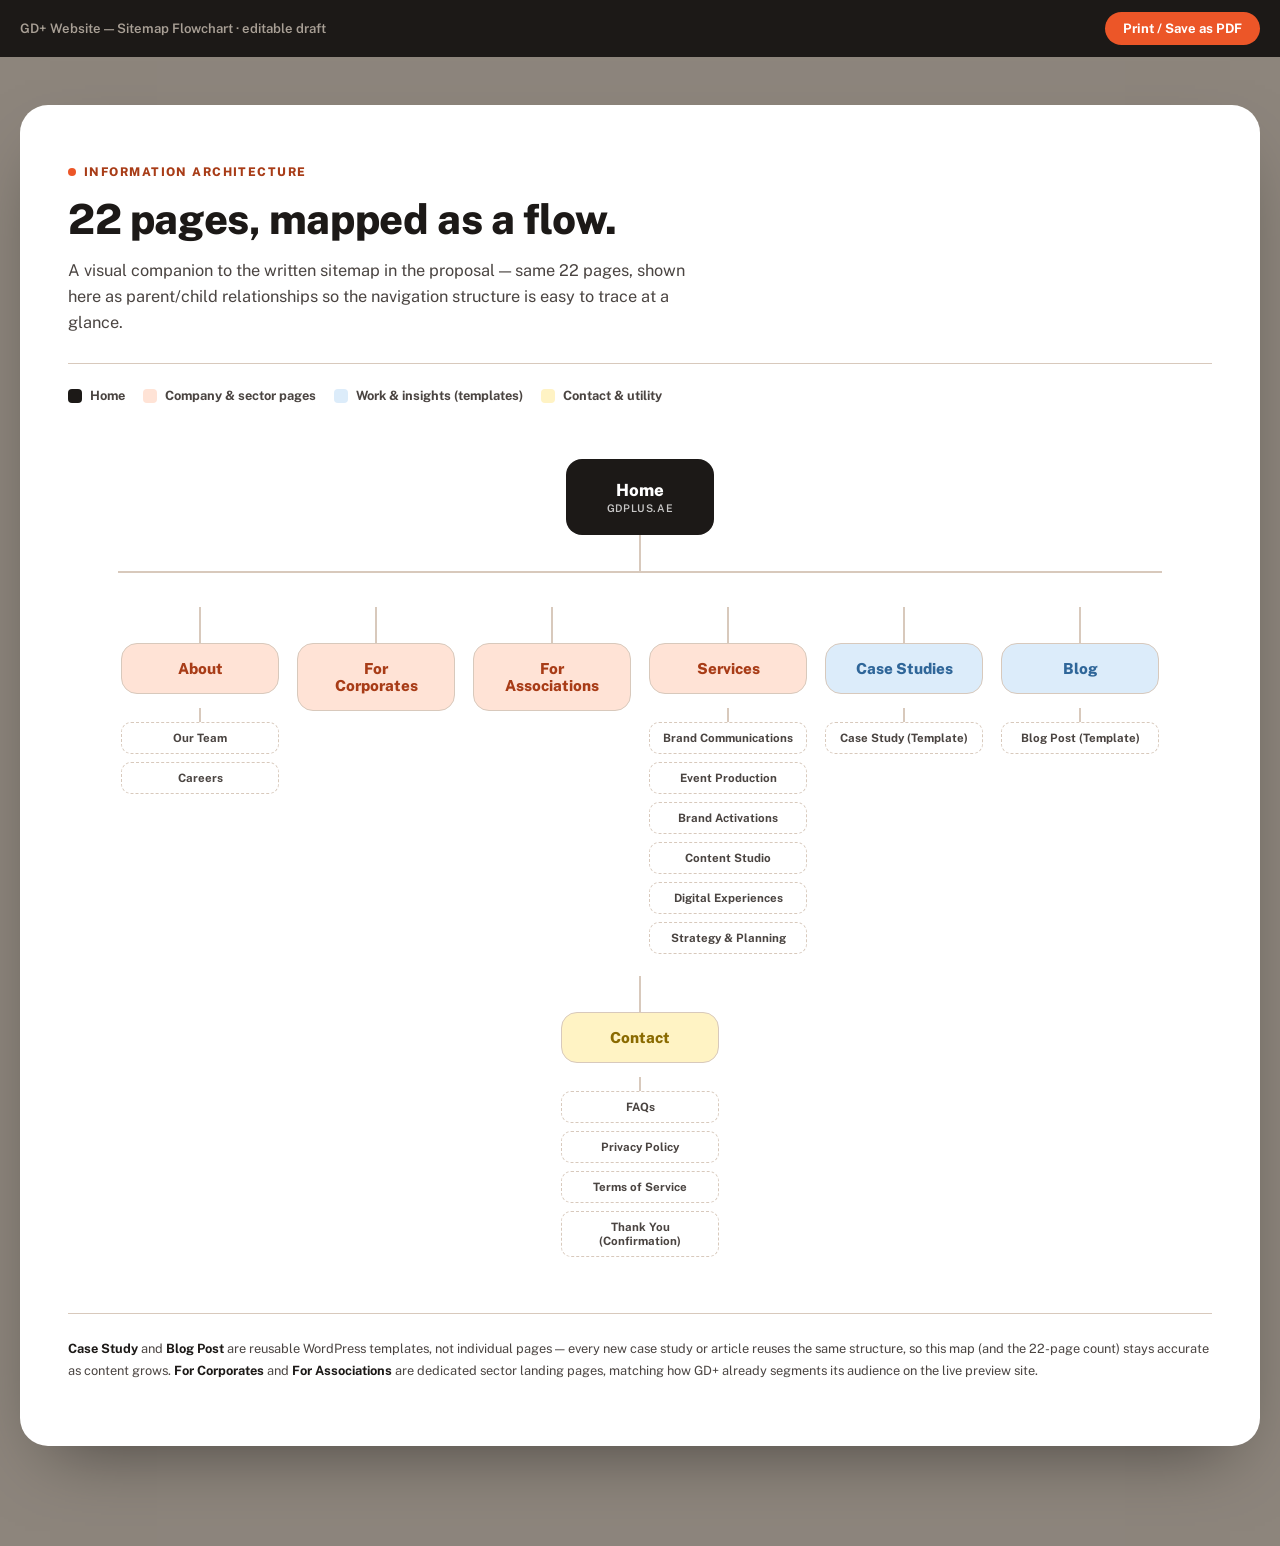
<file: sitemap-flowchart.html>
<!doctype html>
<html lang="en">
<head>
<meta charset="UTF-8">
<meta name="viewport" content="width=device-width, initial-scale=1.0">
<title>GD+ Website — Sitemap Flowchart</title>
<link rel="icon" href="data:image/svg+xml,%3Csvg xmlns='http://www.w3.org/2000/svg' viewBox='0 0 100 100'%3E%3Crect width='100' height='100' rx='24' fill='%23ec5628'/%3E%3Crect x='38' y='14' width='24' height='72' rx='12' fill='white'/%3E%3Crect x='14' y='38' width='72' height='24' rx='12' fill='white'/%3E%3C/svg%3E">
<style>
@import url('https://fonts.googleapis.com/css2?family=Public+Sans:ital,wght@0,400;0,500;0,600;0,700;0,800;1,600&display=swap');

:root{
  --c-primary: #ec5628;
  --c-primary-ink: #a83c17;
  --c-primary-light: #ffe3d6;
  --c-secondary: #5799d2;
  --c-secondary-ink: #2f6699;
  --c-secondary-light: #dcecfa;
  --c-tertiary: #ffcc02;
  --c-tertiary-ink: #8a6a00;
  --c-tertiary-light: #fff3c4;
  --c-ink: #1c1917;
  --c-ink-soft: #4a4441;
  --c-paper: #fdf7f2;
  --c-paper-alt: #ffffff;
  --c-surface: #f5ece4;
  --c-line: #d8c9bc;
  --c-dark: #201d1a;
  --r-sm: 10px;
  --r-md: 16px;
  --r-pill: 999px;
  --font: 'Public Sans', system-ui, sans-serif;
}
*,*::before,*::after{ box-sizing:border-box; }
body{
  margin:0;
  font-family:var(--font);
  background:#8d857c;
  color:var(--c-ink);
  -webkit-font-smoothing:antialiased;
}
img,svg{ display:block; max-width:100%; }
a{ color:inherit; }
h1,h2,h3,h4,p{ margin:0; }
ul{ margin:0; padding:0; list-style:none; }

/* ---------- doc chrome ---------- */
.doc-topbar{
  position:sticky; top:0; z-index:50;
  background:var(--c-ink); color:#fff;
  padding:12px 20px;
  display:flex; align-items:center; justify-content:space-between;
  font-size:.82rem; font-weight:600;
}
.doc-topbar span{ color:#a89f95; }
.doc-topbar button{
  font-family:inherit; cursor:pointer;
  background:var(--c-primary); color:#fff; border:none;
  padding:9px 18px; border-radius:var(--r-pill); font-weight:700; font-size:.82rem;
}
.doc-wrap{ padding:48px 20px 100px; display:flex; justify-content:center; }
.sheet{
  width:100%;
  max-width:1320px;
  background:var(--c-paper-alt);
  border-radius:28px;
  padding:56px 48px 64px;
  box-shadow:0 30px 70px -30px rgba(0,0,0,.5);
}

.eyebrow{
  display:inline-flex; align-items:center; gap:8px;
  font-size:12px; font-weight:800; letter-spacing:.12em; text-transform:uppercase;
  color:var(--c-primary-ink);
}
.eyebrow::before{ content:''; width:8px; height:8px; border-radius:50%; background:var(--c-primary); }
.title{ font-size:clamp(1.8rem,3.6vw,2.6rem); font-weight:800; letter-spacing:-.01em; margin-top:14px; max-width:640px; }
.sub{ font-size:1.02rem; color:var(--c-ink-soft); margin-top:14px; max-width:640px; line-height:1.6; }

/* ---------- legend ---------- */
.legend{ display:flex; flex-wrap:wrap; gap:18px; margin-top:28px; padding-top:24px; border-top:1px solid var(--c-line); }
.legend-item{ display:flex; align-items:center; gap:8px; font-size:.8rem; font-weight:700; color:var(--c-ink-soft); }
.legend-swatch{ width:14px; height:14px; border-radius:4px; flex:none; }

/* ============ FLOWCHART ============ */
.flow{ margin-top:56px; }

.flow-root-row{ display:flex; justify-content:center; }
.node{
  display:inline-flex; flex-direction:column; align-items:center; justify-content:center;
  padding:16px 26px;
  border-radius:var(--r-md);
  font-weight:800; font-size:.95rem;
  text-align:center;
  border:1.5px solid transparent;
  position:relative;
  z-index:2;
}
.node small{
  display:block; font-weight:600; font-size:.66rem; letter-spacing:.06em; text-transform:uppercase;
  margin-top:2px; opacity:.75;
}
.node-root{ background:var(--c-ink); color:#fff; padding:20px 40px; font-size:1.05rem; }

/* vertical connector from root down to the branch bar */
.trunk{ width:2px; height:36px; background:var(--c-line); margin:0 auto; }

/* horizontal spine + drop lines to each branch */
.branch-row{
  position:relative;
  display:flex;
  justify-content:center;
  flex-wrap:wrap;
  gap:22px 18px;
  padding-top:36px;
}
.branch-row::before{
  content:'';
  position:absolute; top:0;
  left:50px; right:50px;
  height:2px;
  background:var(--c-line);
}
.branch{ position:relative; padding-top:36px; width:158px; flex:none; }
.branch::before{
  content:'';
  position:absolute; top:0; left:50%;
  width:2px; height:36px;
  background:var(--c-line);
  transform:translateX(-50%);
}
.branch .node{ width:100%; background:var(--c-surface); color:var(--c-ink); border-color:var(--c-line); }
.branch .node.tone-a{ background:var(--c-primary-light); color:var(--c-primary-ink); }
.branch .node.tone-b{ background:var(--c-secondary-light); color:var(--c-secondary-ink); }
.branch .node.tone-c{ background:var(--c-tertiary-light); color:var(--c-tertiary-ink); }

.children{ margin-top:14px; display:flex; flex-direction:column; align-items:center; gap:0; }
.children .stem{ width:2px; height:14px; background:var(--c-line); }
.children ul{ display:flex; flex-direction:column; gap:8px; width:100%; }
.children li{
  background:var(--c-paper-alt);
  border:1.5px dashed var(--c-line);
  border-radius:var(--r-sm);
  padding:8px 10px;
  font-size:.72rem;
  font-weight:700;
  color:var(--c-ink-soft);
  text-align:center;
}

.note{
  margin-top:56px;
  padding-top:24px;
  border-top:1px solid var(--c-line);
  font-size:.8rem;
  color:var(--c-ink-soft);
  line-height:1.7;
}
.note strong{ color:var(--c-ink); }

@media print{
  body{ background:#fff; }
  .doc-topbar{ display:none; }
  .doc-wrap{ padding:0; }
  .sheet{ box-shadow:none; border-radius:0; max-width:100%; }
  @page{ size:A3 landscape; margin:12mm; }
}

@media (max-width:900px){
  .branch-row::before{ display:none; }
  .branch::before{ height:20px; }
  .branch-row{ gap:32px 14px; }
  .branch{ width:44%; }
}
@media (max-width:560px){
  .branch{ width:100%; }
}
</style>
</head>
<body>

<div class="doc-topbar">
  <span>GD+ Website — Sitemap Flowchart · editable draft</span>
  <button onclick="window.print()">Print / Save as PDF</button>
</div>

<div class="doc-wrap">
  <div class="sheet">

    <span class="eyebrow">Information architecture</span>
    <h1 class="title">22 pages, mapped as a flow.</h1>
    <p class="sub">A visual companion to the written sitemap in the proposal — same 22 pages, shown here as parent/child relationships so the navigation structure is easy to trace at a glance.</p>

    <div class="legend">
      <div class="legend-item"><span class="legend-swatch" style="background:var(--c-ink);"></span>Home</div>
      <div class="legend-item"><span class="legend-swatch" style="background:var(--c-primary-light);"></span>Company &amp; sector pages</div>
      <div class="legend-item"><span class="legend-swatch" style="background:var(--c-secondary-light);"></span>Work &amp; insights (templates)</div>
      <div class="legend-item"><span class="legend-swatch" style="background:var(--c-tertiary-light);"></span>Contact &amp; utility</div>
    </div>

    <div class="flow">
      <div class="flow-root-row">
        <div class="node node-root">Home<small>gdplus.ae</small></div>
      </div>
      <div class="trunk"></div>

      <div class="branch-row">

        <div class="branch">
          <div class="node tone-a">About</div>
          <div class="children">
            <div class="stem"></div>
            <ul>
              <li>Our Team</li>
              <li>Careers</li>
            </ul>
          </div>
        </div>

        <div class="branch">
          <div class="node tone-a">For Corporates</div>
        </div>

        <div class="branch">
          <div class="node tone-a">For Associations</div>
        </div>

        <div class="branch">
          <div class="node tone-a">Services</div>
          <div class="children">
            <div class="stem"></div>
            <ul>
              <li>Brand Communications</li>
              <li>Event Production</li>
              <li>Brand Activations</li>
              <li>Content Studio</li>
              <li>Digital Experiences</li>
              <li>Strategy &amp; Planning</li>
            </ul>
          </div>
        </div>

        <div class="branch">
          <div class="node tone-b">Case Studies</div>
          <div class="children">
            <div class="stem"></div>
            <ul>
              <li>Case Study (Template)</li>
            </ul>
          </div>
        </div>

        <div class="branch">
          <div class="node tone-b">Blog</div>
          <div class="children">
            <div class="stem"></div>
            <ul>
              <li>Blog Post (Template)</li>
            </ul>
          </div>
        </div>

        <div class="branch">
          <div class="node tone-c">Contact</div>
          <div class="children">
            <div class="stem"></div>
            <ul>
              <li>FAQs</li>
              <li>Privacy Policy</li>
              <li>Terms of Service</li>
              <li>Thank You (Confirmation)</li>
            </ul>
          </div>
        </div>

      </div>
    </div>

    <p class="note">
      <strong>Case Study</strong> and <strong>Blog Post</strong> are reusable WordPress templates, not individual pages — every new case study or article reuses the same structure, so this map (and the 22-page count) stays accurate as content grows. <strong>For Corporates</strong> and <strong>For Associations</strong> are dedicated sector landing pages, matching how GD+ already segments its audience on the live preview site.
    </p>

  </div>
</div>

</body>
</html>
</file>
